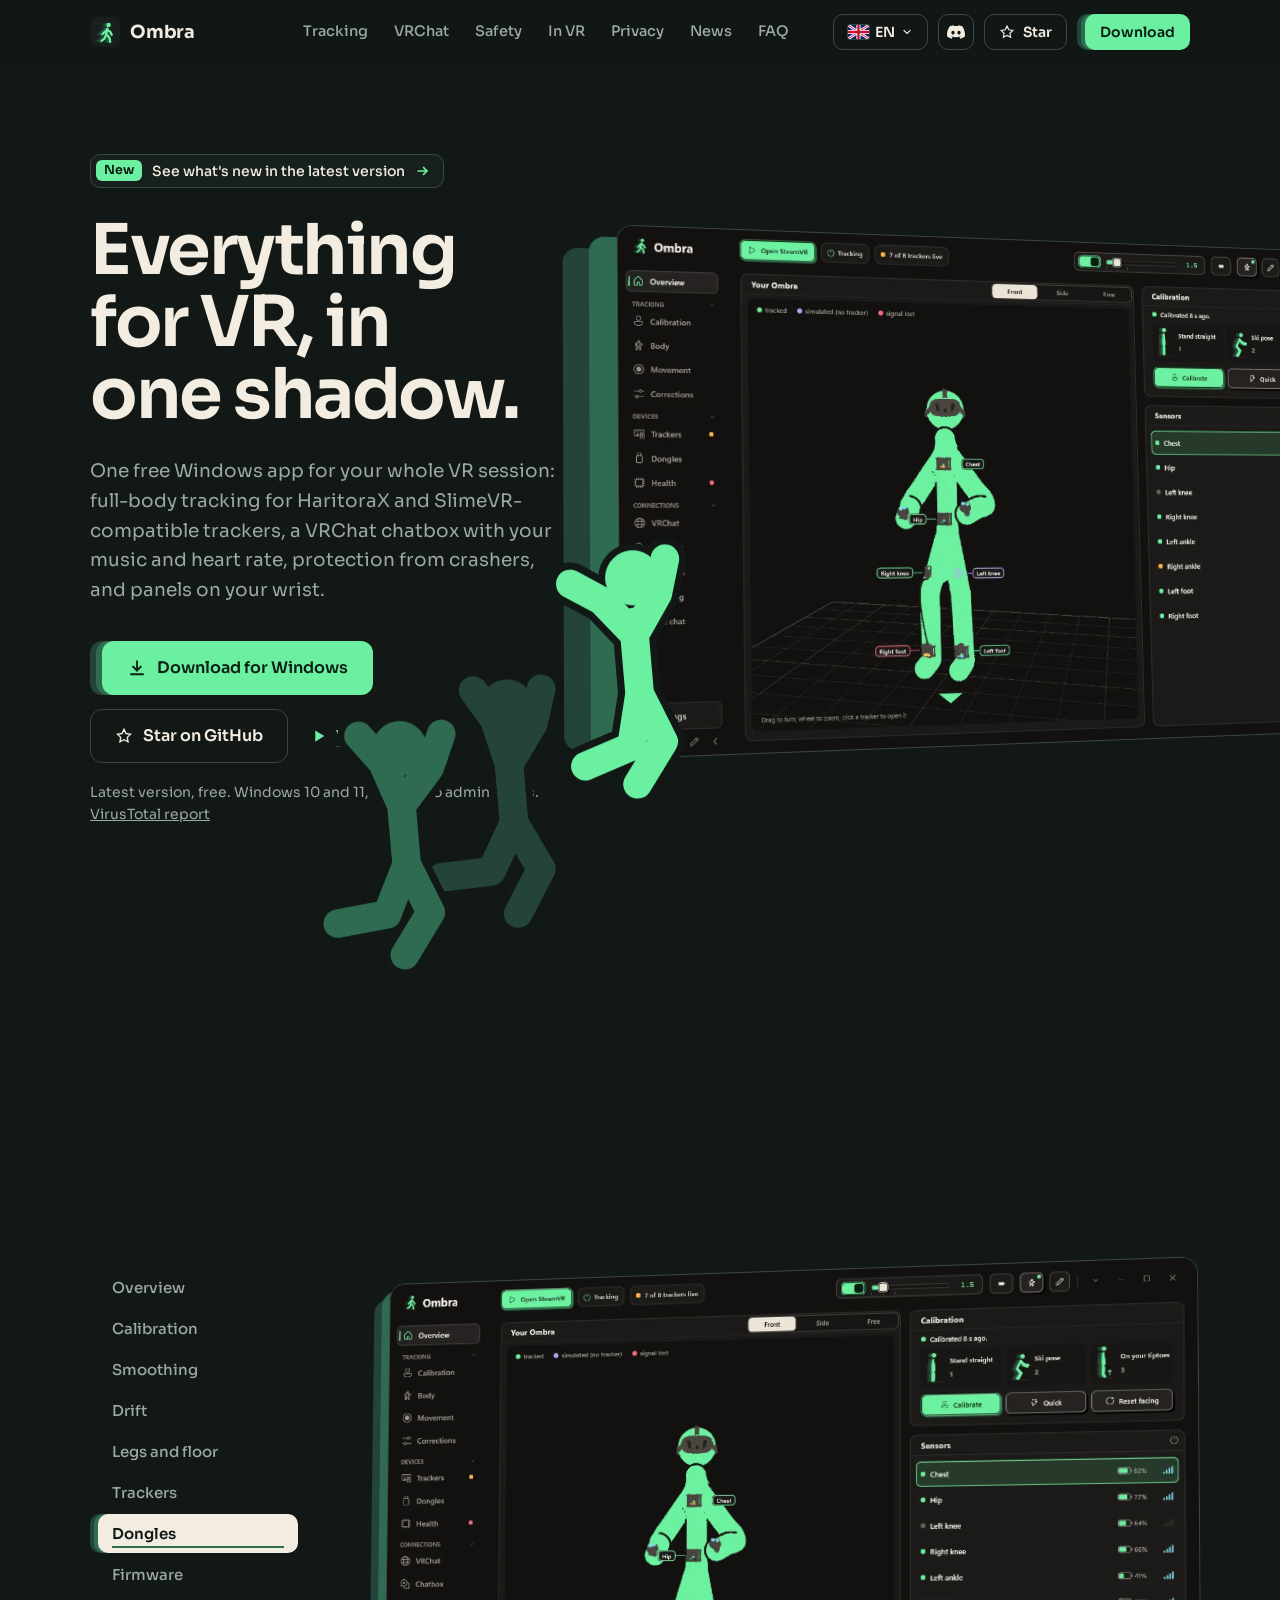
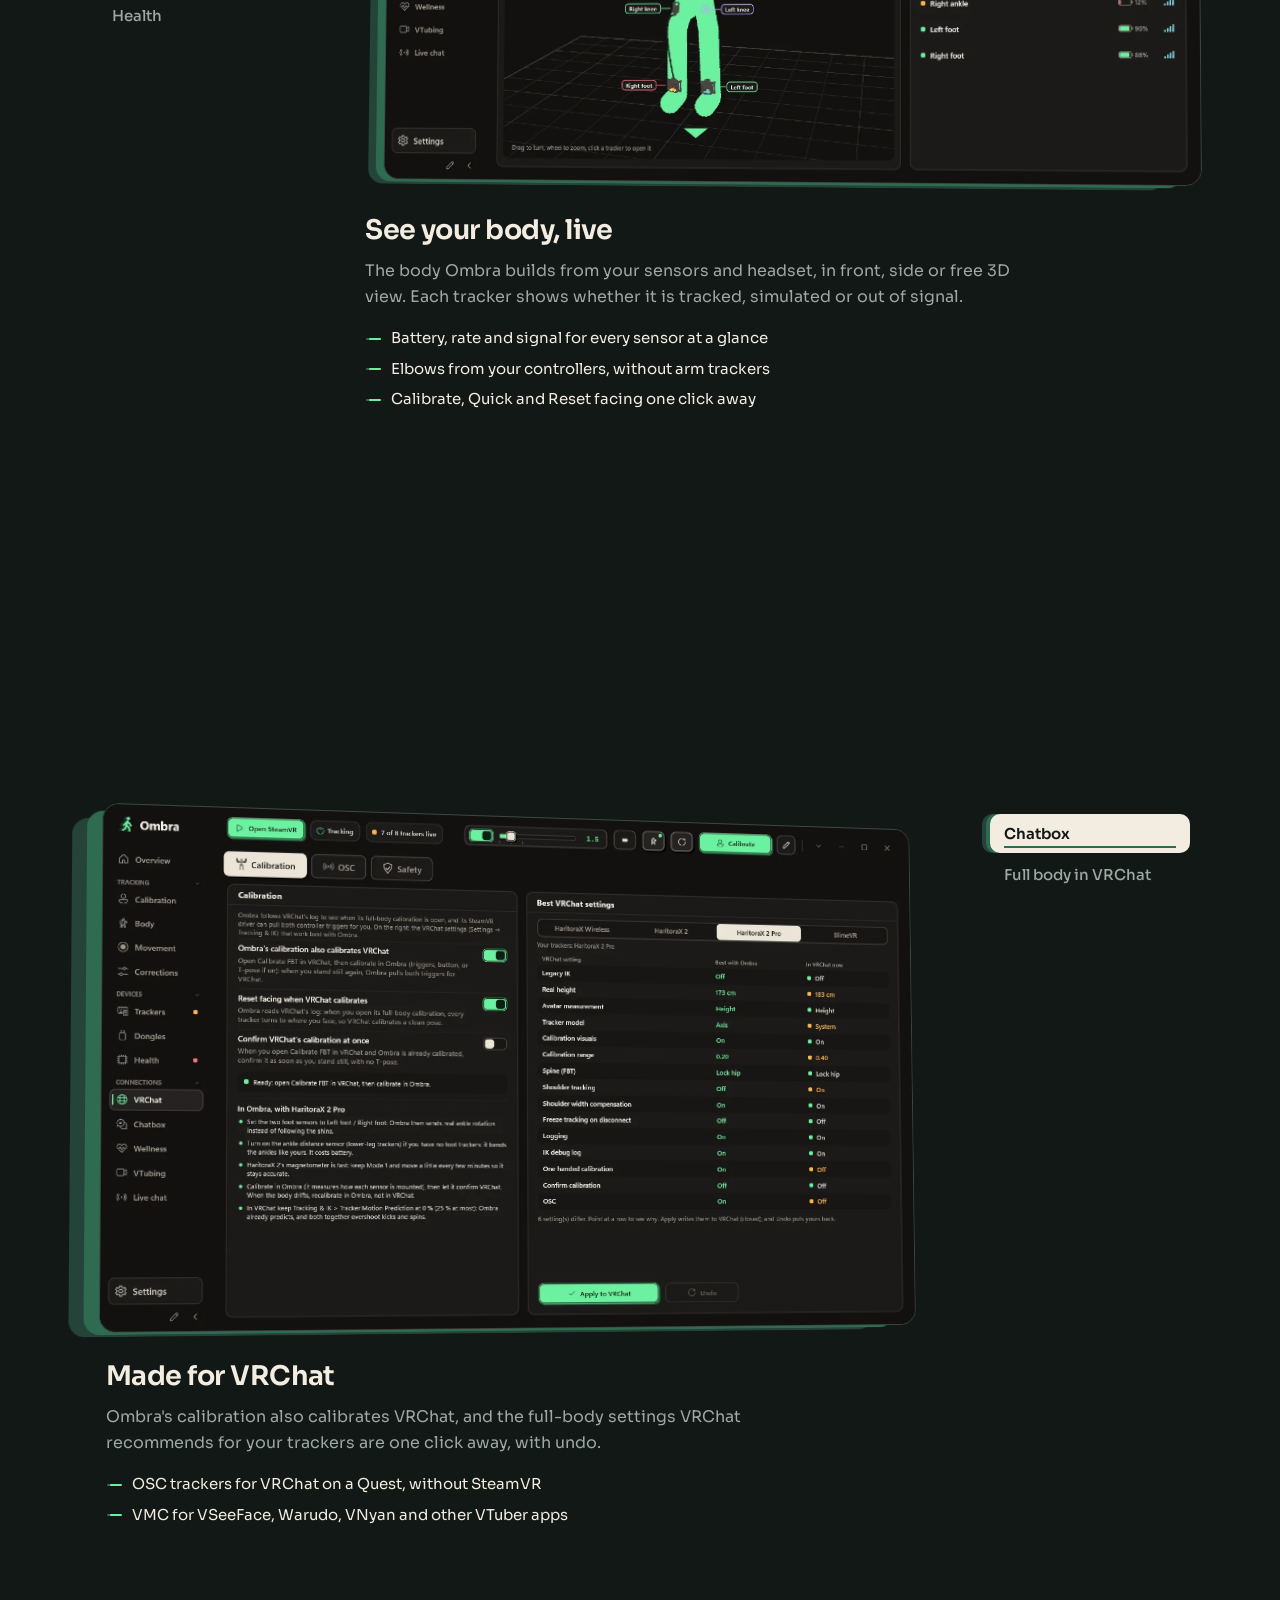
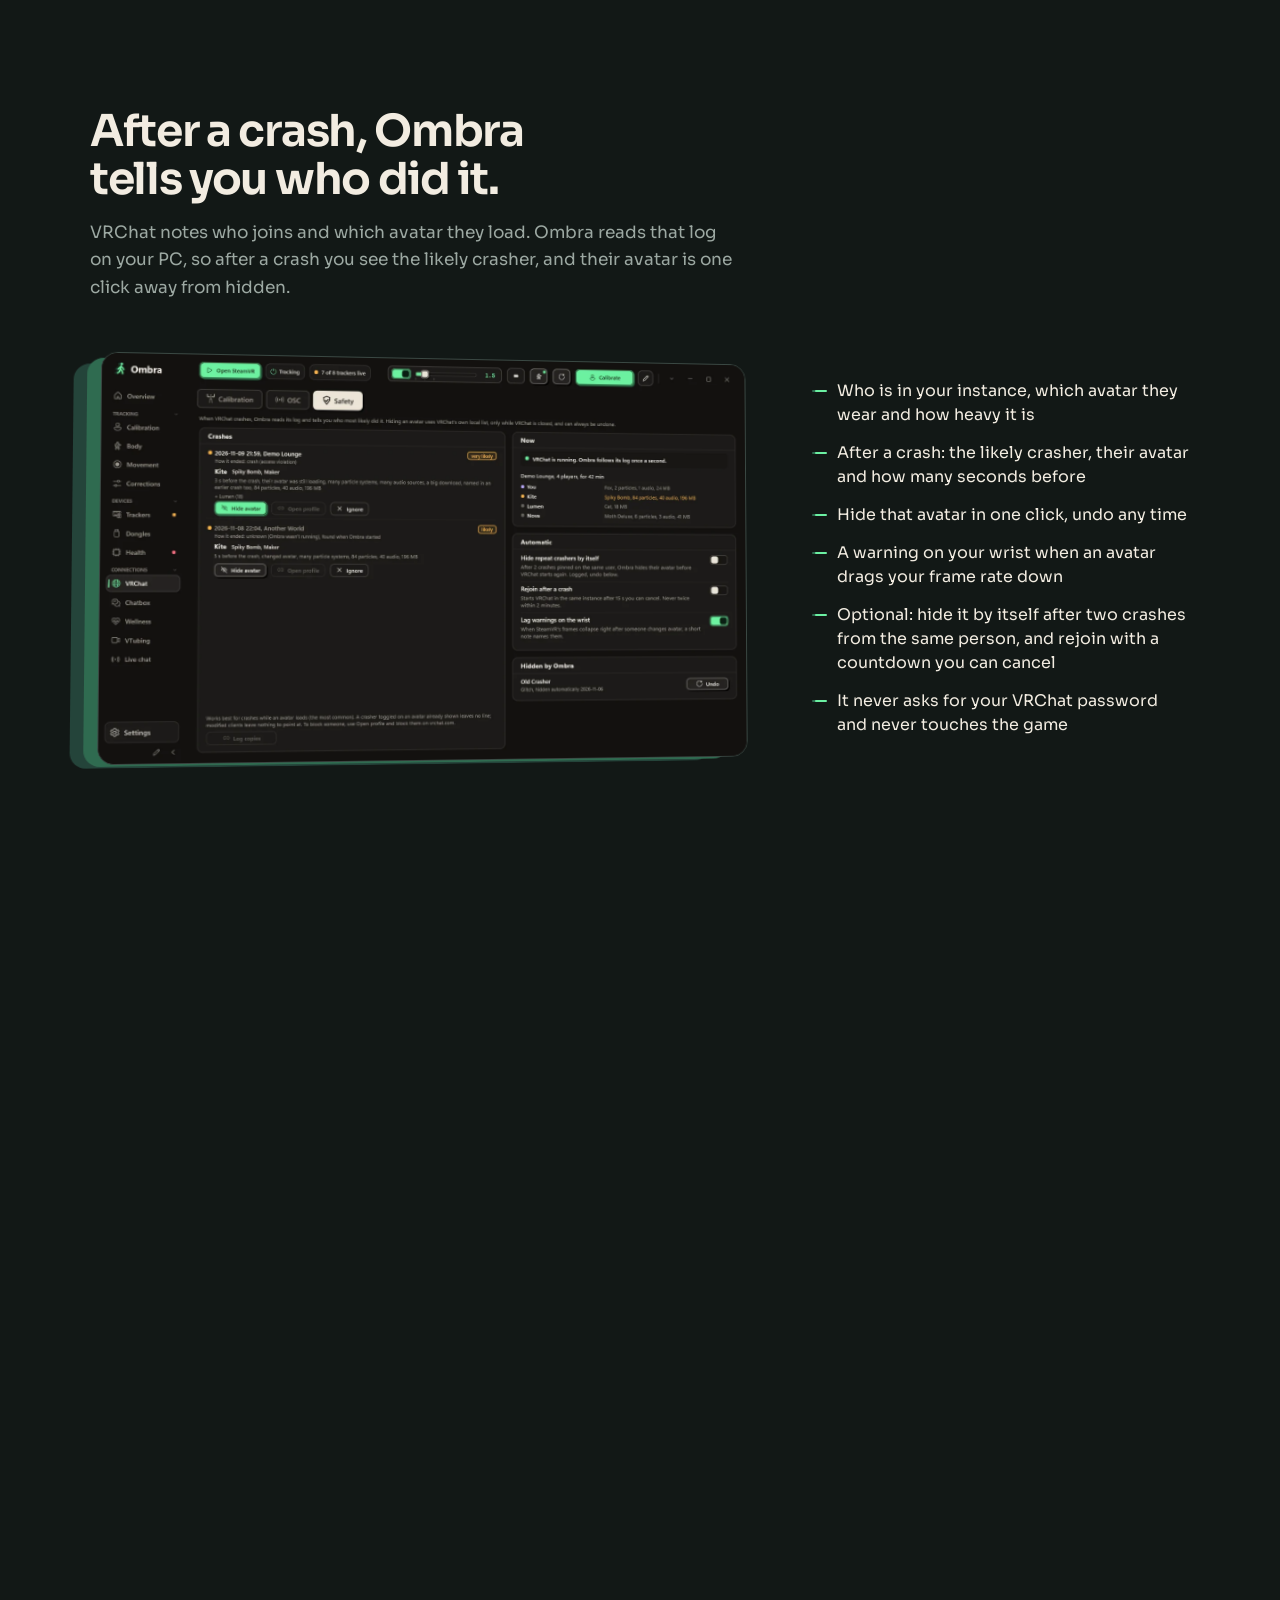
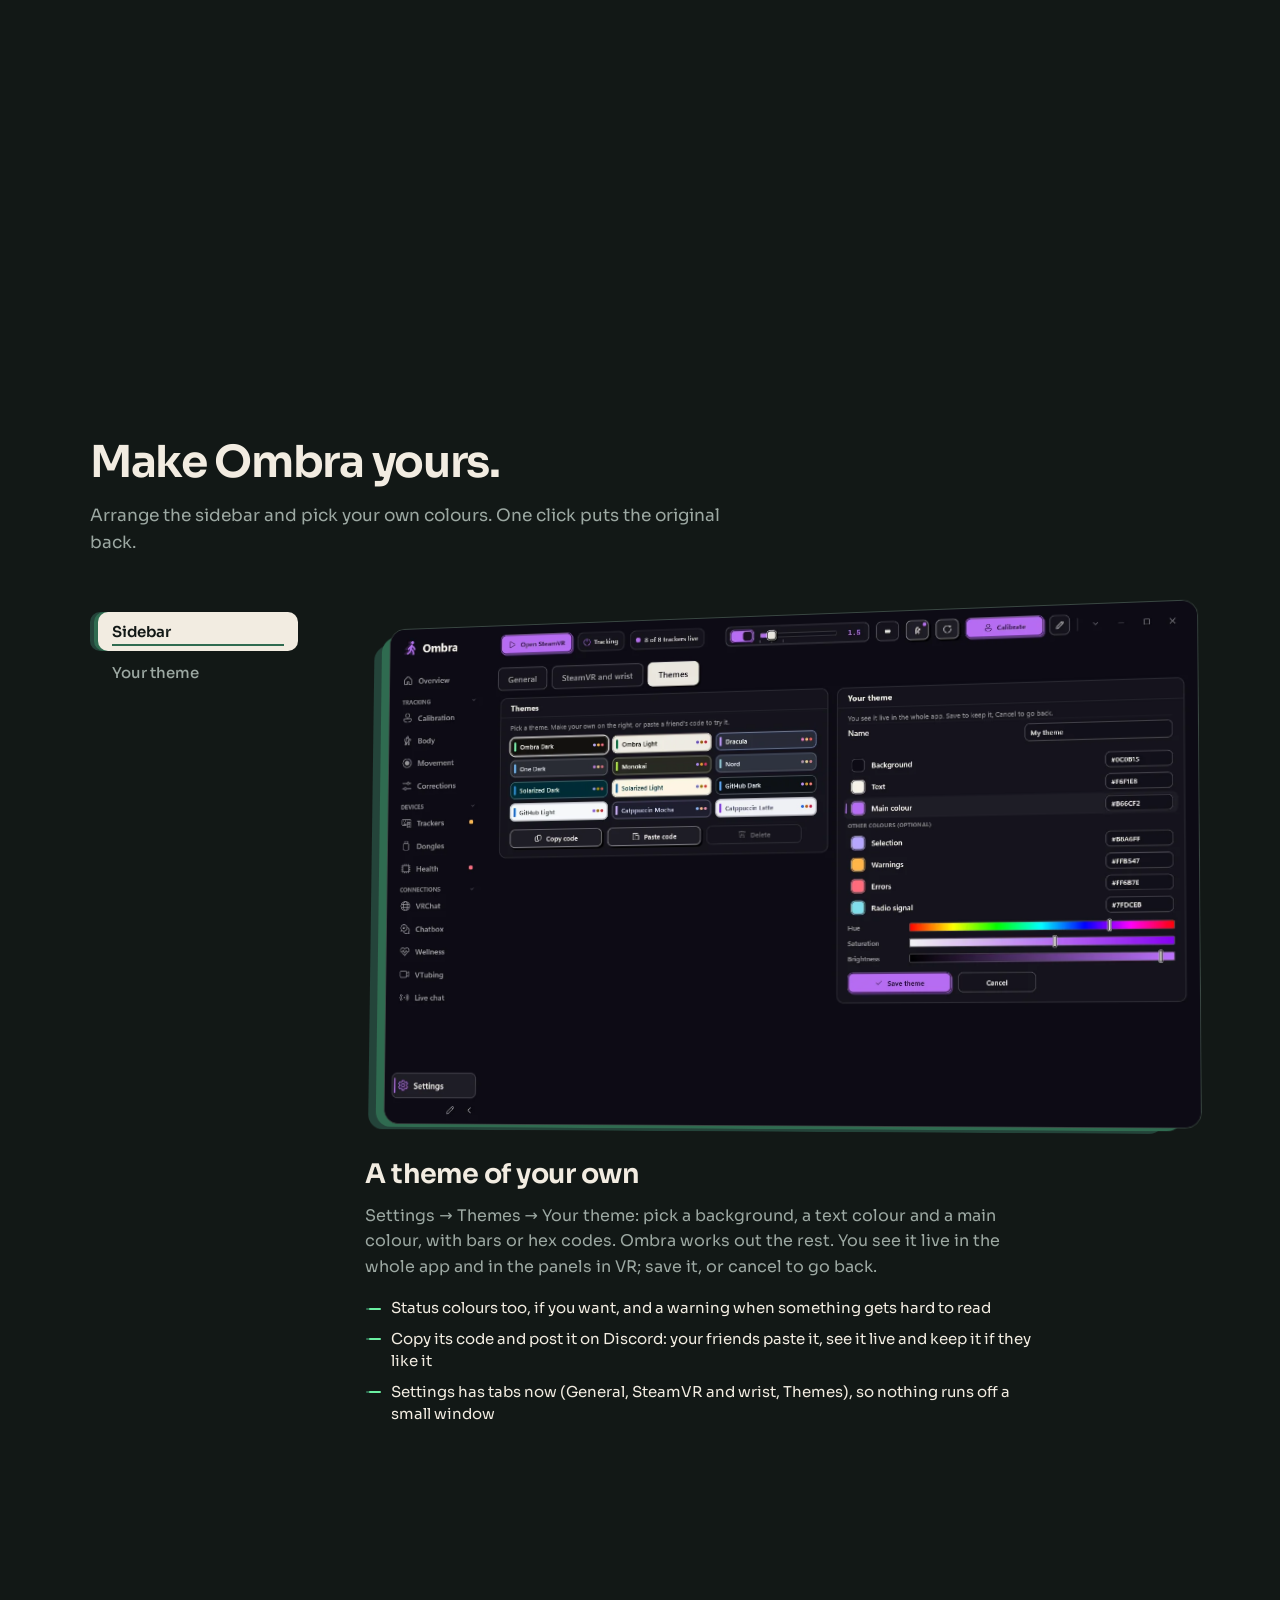
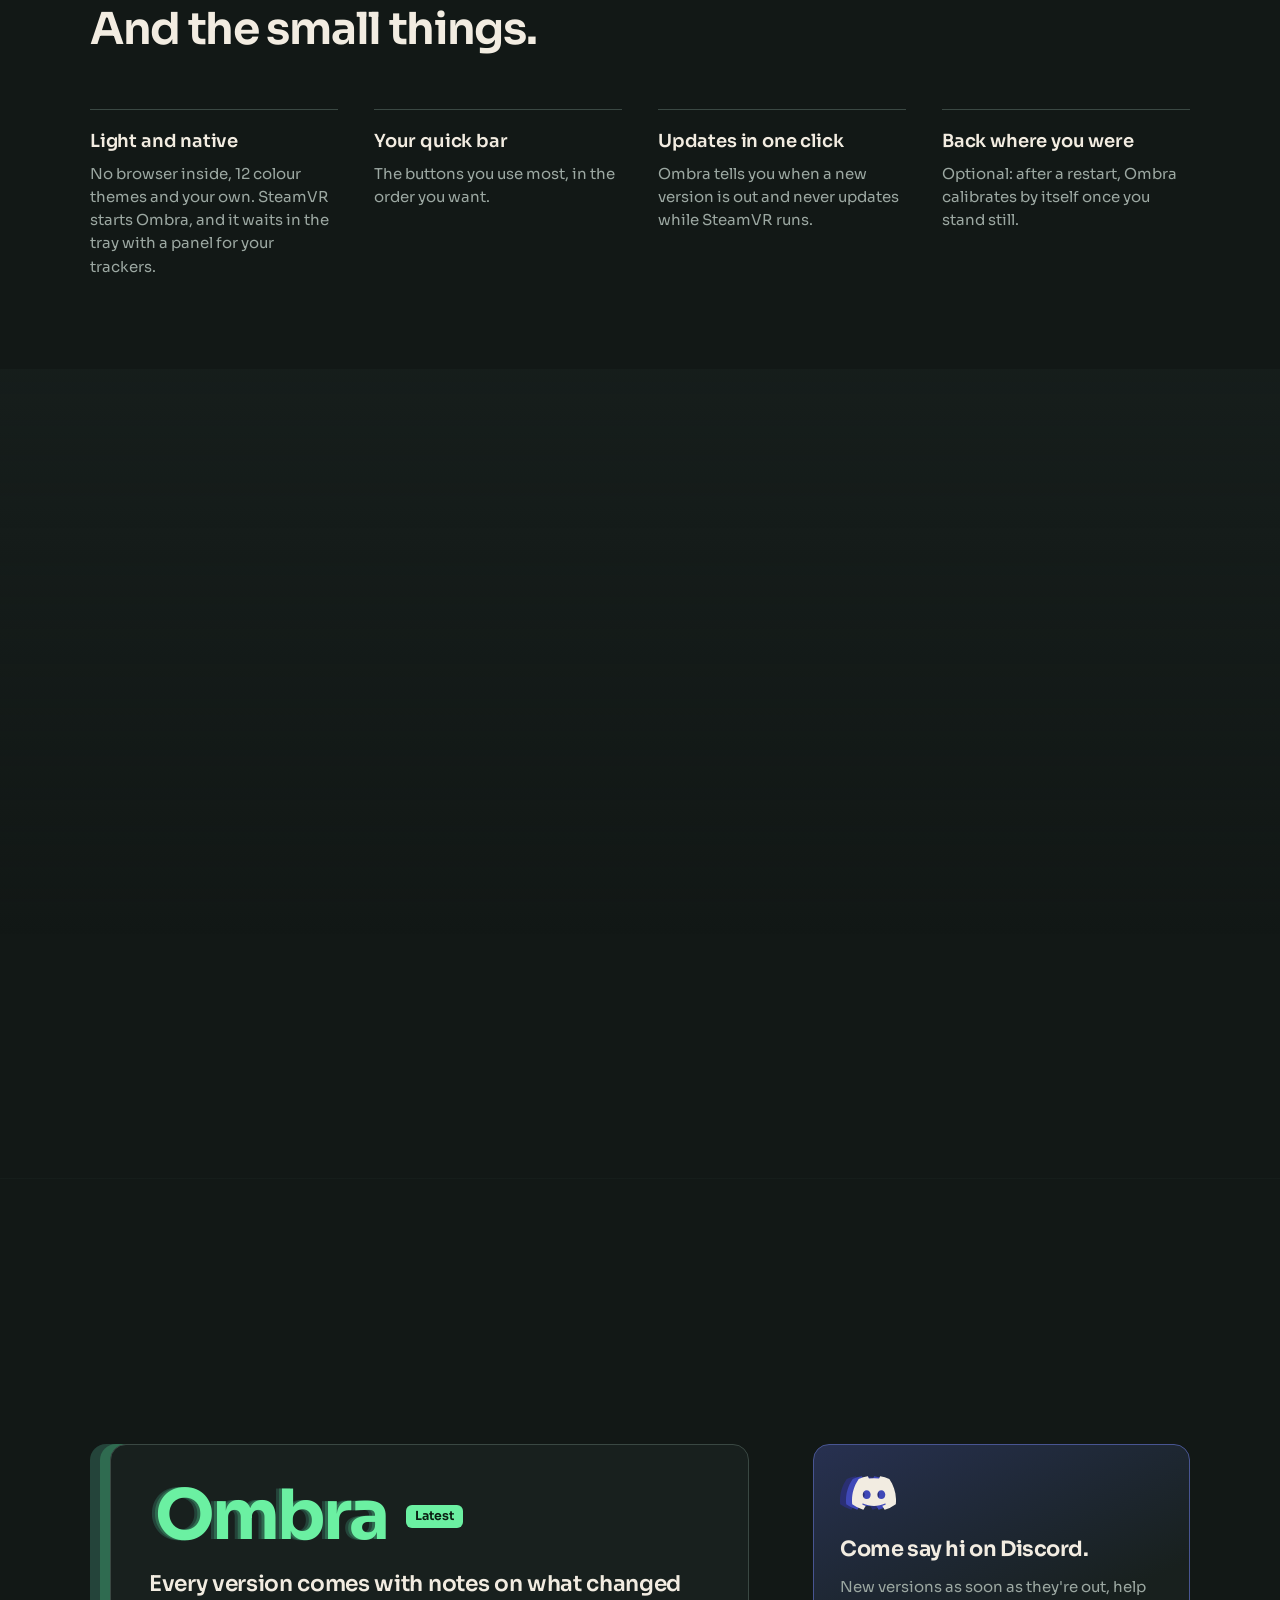
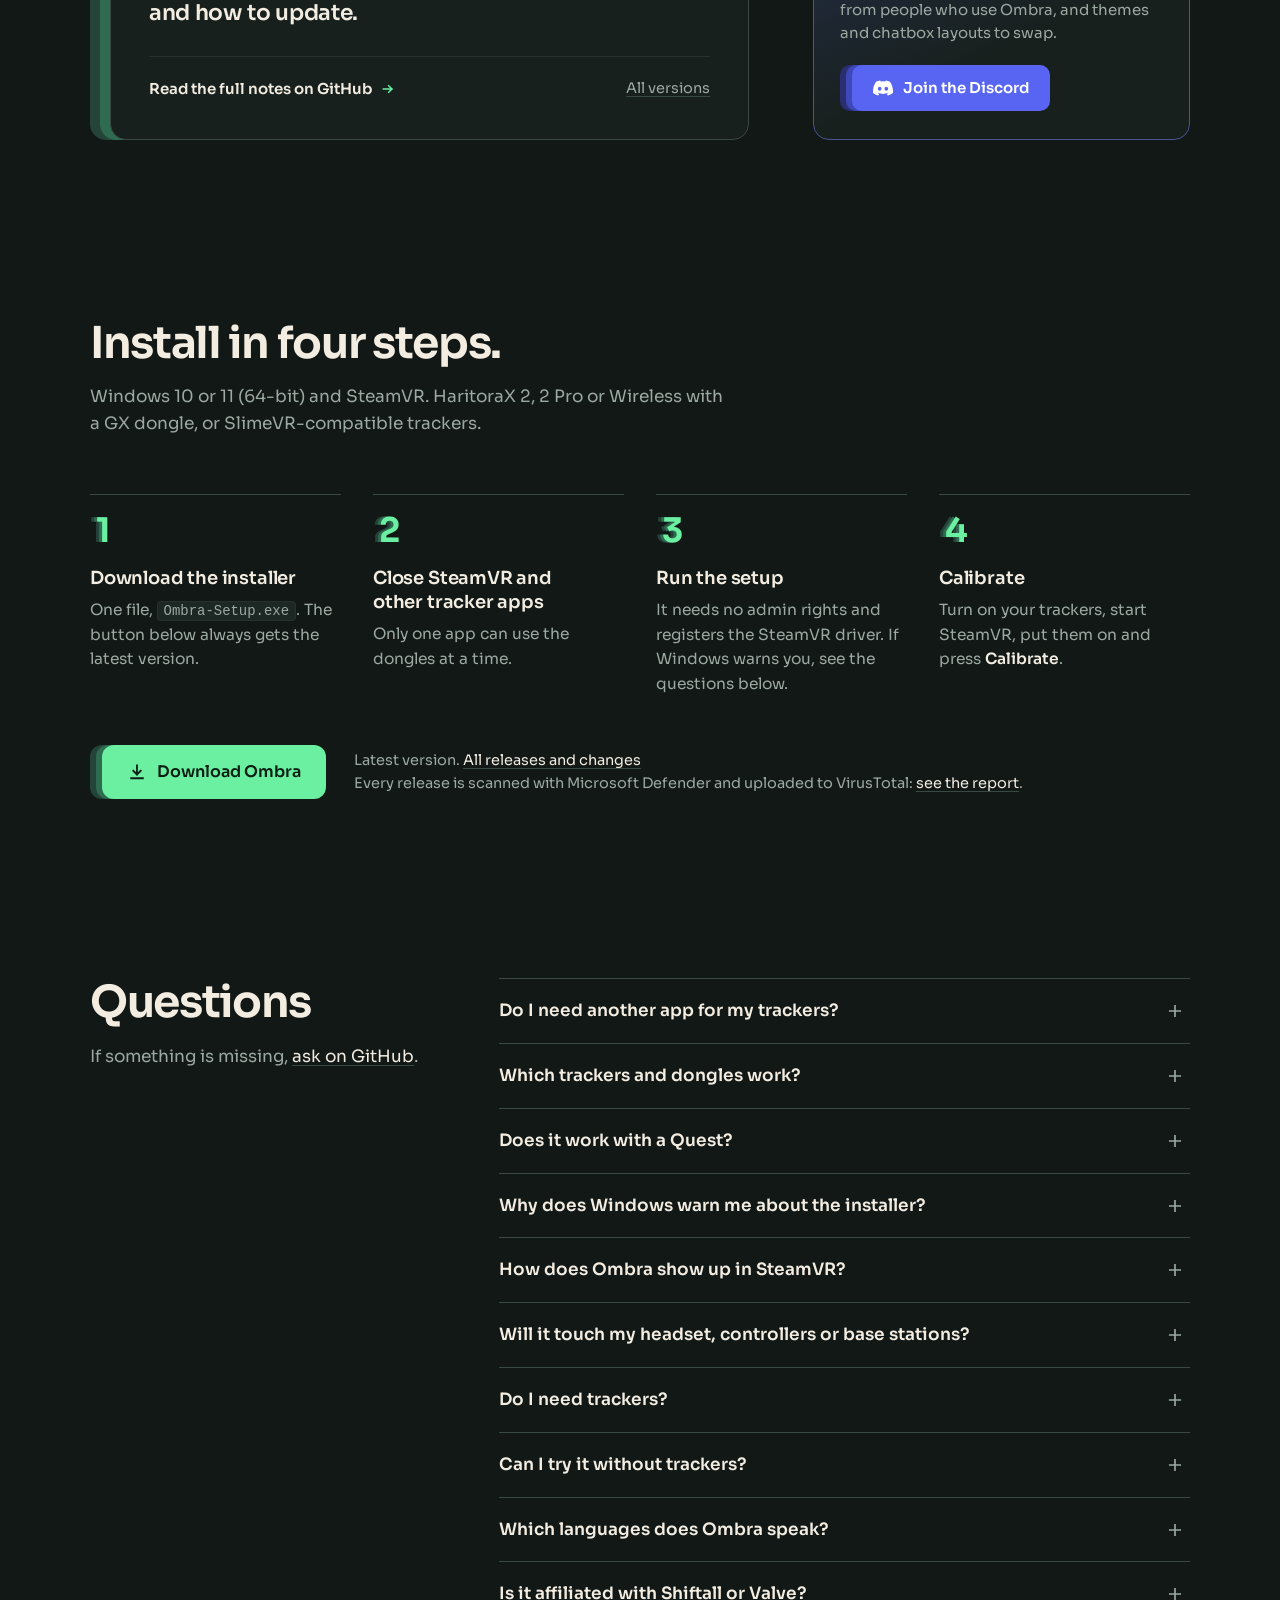
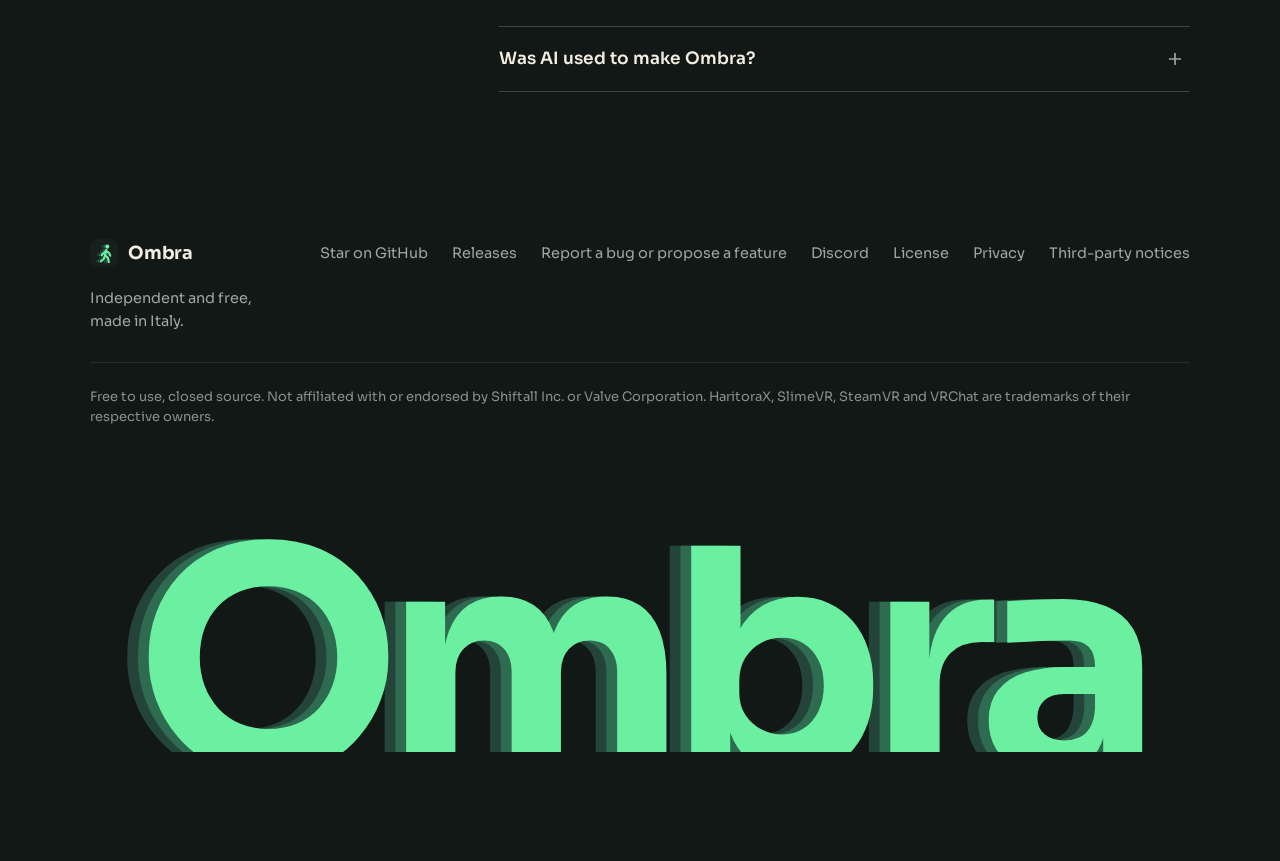
<file: site/index.html>
<!DOCTYPE html>
<!-- Template: texts live in site/i18n/<lang>.json; build with python tools/make_site.py.
     The page is one story: what Ombra is (hero), the things it does (chapters, each with its
     own screenshots), the small things, the privacy promise, install, the questions left. Nothing is
     said twice. -->
<html lang="en" data-t-menu-open="Open menu" data-t-menu-close="Close menu" data-t-version="Version {v}">
<head>
<meta charset="utf-8">
<meta name="viewport" content="width=device-width, initial-scale=1">
<meta name="color-scheme" content="dark">
<meta name="theme-color" content="#121816">
<title>Ombra: free full-body tracking and VRChat app for SteamVR</title>
<meta name="description" content="Free Windows app for HaritoraX and SlimeVR trackers: full-body tracking in SteamVR, a VRChat chatbox with heart rate, and crasher protection. No account.">
<meta name="robots" content="index, follow, max-image-preview:large">
<link rel="canonical" href="https://thadoom.github.io/ombra/">
<link rel="alternate" hreflang="en" href="https://thadoom.github.io/ombra/">
<link rel="alternate" hreflang="it" href="https://thadoom.github.io/ombra/it/">
<link rel="alternate" hreflang="de" href="https://thadoom.github.io/ombra/de/">
<link rel="alternate" hreflang="fr" href="https://thadoom.github.io/ombra/fr/">
<link rel="alternate" hreflang="es" href="https://thadoom.github.io/ombra/es/">
<link rel="alternate" hreflang="pt-BR" href="https://thadoom.github.io/ombra/pt/">
<link rel="alternate" hreflang="ja" href="https://thadoom.github.io/ombra/ja/">
<link rel="alternate" hreflang="ko" href="https://thadoom.github.io/ombra/ko/">
<link rel="alternate" hreflang="zh-Hans" href="https://thadoom.github.io/ombra/zh/">
<link rel="alternate" hreflang="ru" href="https://thadoom.github.io/ombra/ru/">
<link rel="alternate" hreflang="x-default" href="https://thadoom.github.io/ombra/">
<meta property="og:type" content="website">
<meta property="og:site_name" content="Ombra">
<meta property="og:title" content="Ombra: everything for VR, in one shadow">
<meta property="og:description" content="Full-body tracking, a VRChat chatbox, crasher protection and VR panels in one app. Free for Windows, no account, your data stays on your PC.">
<meta property="og:url" content="https://thadoom.github.io/ombra/">
<meta property="og:locale" content="en_US">
<meta property="og:locale:alternate" content="it_IT">
<meta property="og:locale:alternate" content="de_DE">
<meta property="og:locale:alternate" content="fr_FR">
<meta property="og:locale:alternate" content="es_ES">
<meta property="og:locale:alternate" content="pt_BR">
<meta property="og:locale:alternate" content="ja_JP">
<meta property="og:locale:alternate" content="ko_KR">
<meta property="og:locale:alternate" content="zh_CN">
<meta property="og:locale:alternate" content="ru_RU">
<meta property="og:image" content="https://thadoom.github.io/ombra/assets/og.png?v=4">
<meta property="og:image:width" content="1200">
<meta property="og:image:height" content="630">
<meta property="og:image:alt" content="Ombra: everything for VR, in one shadow">
<meta name="twitter:card" content="summary_large_image">
<meta name="twitter:image" content="https://thadoom.github.io/ombra/assets/og.png?v=4">
<link rel="icon" href="assets/logo.svg" type="image/svg+xml">
<link rel="icon" href="assets/favicon-32.png" type="image/png" sizes="32x32">
<link rel="apple-touch-icon" href="assets/apple-touch-icon.png">
<link rel="preload" href="assets/fonts/sora.woff2" as="font" type="font/woff2" crossorigin>
<link rel="preconnect" href="https://api.github.com" crossorigin>
<link rel="stylesheet" href="style.css?v=22">
<script>
  // entrance animations hide content until main.js plays them; if it never does, show everything
  document.documentElement.classList.add("js");
  setTimeout(function () { var h = document.documentElement; if (!h.classList.contains("loaded")) h.classList.remove("js"); }, 3000);
</script>
<script type="application/ld+json">{"@context":"https://schema.org","@type":"SoftwareApplication","name":"Ombra","operatingSystem":"Windows 10, Windows 11","applicationCategory":"UtilitiesApplication","description":"Free Windows app for HaritoraX and SlimeVR trackers: full-body tracking in SteamVR, a VRChat chatbox with heart rate, and crasher protection. No account.","inLanguage":"en","featureList":["Full-body tracking that moves like your shadow.","See your body, live","Calibration in three poses","Smoothing you can tune","Drift, handled while you play","Legs, feet and floor","Every tracker, in detail","Dongles and radio channels","Firmware, from the same window","Is it the radio or your PC?","Your VRChat chatbox, with your music and your heartbeat.","A chatbox of your own","Made for VRChat","After a crash, Ombra tells you who did it.","Never take the headset off.","A control center on your wrist","A tab in the SteamVR dashboard","Make Ombra yours.","A sidebar of your own","A theme of your own","And the small things.","Light and native","Your quick bar","Updates in one click","Back where you were"],"downloadUrl":"https://github.com/thadoom/ombra/releases/latest/download/Ombra-Setup.exe","offers":{"@type":"Offer","price":"0","priceCurrency":"USD"},"screenshot":["https://thadoom.github.io/ombra/assets/screens/home.webp","https://thadoom.github.io/ombra/assets/screens/calib.webp","https://thadoom.github.io/ombra/assets/screens/tuning.webp","https://thadoom.github.io/ombra/assets/screens/tuning-drift.webp","https://thadoom.github.io/ombra/assets/screens/tuning-body.webp","https://thadoom.github.io/ombra/assets/screens/trackers.webp","https://thadoom.github.io/ombra/assets/screens/dongles.webp","https://thadoom.github.io/ombra/assets/screens/firmware.webp","https://thadoom.github.io/ombra/assets/screens/health.webp","https://thadoom.github.io/ombra/assets/screens/chatbox.webp","https://thadoom.github.io/ombra/assets/screens/vrchat.webp","https://thadoom.github.io/ombra/assets/screens/safety.webp","https://thadoom.github.io/ombra/assets/screens/wrist.webp","https://thadoom.github.io/ombra/assets/screens/dashboard.webp","https://thadoom.github.io/ombra/assets/screens/sidebar.webp","https://thadoom.github.io/ombra/assets/screens/themes.webp"],"image":"https://thadoom.github.io/ombra/assets/og.png","isAccessibleForFree":true,"author":{"@type":"Person","name":"thadoom","url":"https://github.com/thadoom"},"license":"https://thadoom.github.io/ombra/legal.html#license","url":"https://thadoom.github.io/ombra/"}</script>
<script type="application/ld+json">{"@context":"https://schema.org","@type":"FAQPage","inLanguage":"en","mainEntity":[{"@type":"Question","name":"Do I need another app for my trackers?","acceptedAnswer":{"@type":"Answer","text":"No. Ombra reads the dongles itself, pairs trackers and updates firmware with Shiftall's original files. Keep other tracker apps closed while Ombra runs."}},{"@type":"Question","name":"Which trackers and dongles work?","acceptedAnswer":{"@type":"Answer","text":"HaritoraX 2, 2 Pro and Wireless through GX2 or GX6 dongles, and SlimeVR-compatible trackers over Wi-Fi or a USB receiver, for example Butterfly and Smol Slime. Base-station trackers such as Vive trackers can be lined up with a Quest, and Ombra can also smooth other IMU trackers already in SteamVR. HaritoraX 1 (wired) is not supported."}},{"@type":"Question","name":"Does it work with a Quest?","acceptedAnswer":{"@type":"Answer","text":"Yes. With a PC, through SteamVR, wired or wireless. With VRChat running on the Quest itself, Ombra sends your body over OSC from your PC, without SteamVR."}},{"@type":"Question","name":"Why does Windows warn me about the installer?","acceptedAnswer":{"@type":"Answer","text":"The installer is not code-signed yet, so SmartScreen doesn't recognise it. Click More info, then Run anyway. The setup installs into your user folder and needs no admin rights."}},{"@type":"Question","name":"How does Ombra show up in SteamVR?","acceptedAnswer":{"@type":"Answer","text":"The setup installs Ombra's own SteamVR driver. Your trackers appear in SteamVR with their roles already set (hip, chest, knees, feet, elbows), and SteamVR starts Ombra for you."}},{"@type":"Question","name":"Will it touch my headset, controllers or base stations?","acceptedAnswer":{"@type":"Answer","text":"No. Lighthouse devices, headsets and controllers are never modified. The driver only creates Ombra's virtual trackers and, only if you turn it on, smooths other IMU trackers."}},{"@type":"Question","name":"Do I need trackers?","acceptedAnswer":{"@type":"Answer","text":"No. Many people use Ombra just for the chatbox, the VRChat tools and the body made up from the headset. Choose No trackers in the setup and Ombra never asks for a dongle."}},{"@type":"Question","name":"Can I try it without trackers?","acceptedAnswer":{"@type":"Answer","text":"Yes. Run Ombra.exe --demo for eight demo trackers on a GX2 and a GX6. The demo never touches COM ports, Bluetooth, SteamVR or your settings."}},{"@type":"Question","name":"Which languages does Ombra speak?","acceptedAnswer":{"@type":"Answer","text":"The app and this site are in English, Italian, German, French, Spanish, Brazilian Portuguese, Japanese, Korean, Simplified Chinese and Russian. Ombra picks your Windows language and you can change it in Settings."}},{"@type":"Question","name":"Is it affiliated with Shiftall or Valve?","acceptedAnswer":{"@type":"Answer","text":"No. Ombra is an independent project, free to download and use. The source code is not published; you can propose features, extensions and translations on GitHub."}},{"@type":"Question","name":"Was AI used to make Ombra?","acceptedAnswer":{"@type":"Answer","text":"Yes. Ombra is made by one developer with AI tools, mainly Claude by Anthropic, for research, code, testing and translations. The developer decides what Ombra does and approves every release. No AI image generators: the screenshots are real captures of the app. Inside Ombra, only the optional speech to chatbox uses AI: the Whisper model runs on your PC and your voice never leaves it."}}]}</script>
</head>
<body>
<a class="skip" href="#main">Skip to content</a>

<header class="nav" id="top">
  <div class="nav-bg" aria-hidden="true"></div>
  <div class="wrap nav-in">
    <a class="brand" href="#top" aria-label="Ombra, back to top"><img src="assets/logo.svg" alt="" width="30" height="30"><span>Ombra</span></a>
    <nav aria-label="Main">
      <ul class="nav-links">
        <li><a href="#tracking">Tracking</a></li>
        <li><a href="#vrchat">VRChat</a></li>
        <li><a href="#safety">Safety</a></li>
        <li><a href="#in-vr">In VR</a></li>
        <li><a href="#privacy">Privacy</a></li>
        <li><a href="#news">News</a></li>
        <li><a href="#faq">FAQ</a></li>
      </ul>
    </nav>
    <div class="nav-actions">
<details class="langs"><summary class="btn btn-quiet btn-sm" aria-label="Language"><svg class="flag" aria-hidden="true" viewBox="0 0 30 20" width="21" height="14"><rect width="30" height="20" fill="#012169"/><path d="M0 0L30 20M30 0L0 20" stroke="#fff" stroke-width="4"/><path d="M0 0L30 20M30 0L0 20" stroke="#c8102e" stroke-width="1.4"/><path d="M15 0V20M0 10H30" stroke="#fff" stroke-width="6"/><path d="M15 0V20M0 10H30" stroke="#c8102e" stroke-width="3.4"/></svg><span>EN</span><svg aria-hidden="true" class="chev" viewBox="0 0 24 24" width="12" height="12"><path d="M6 9l6 6 6-6" fill="none" stroke="currentColor" stroke-width="2.4" stroke-linecap="square" stroke-linejoin="miter"/></svg></summary><ul class="langs-menu"><li><a href="" hreflang="en" lang="en" aria-current="true"><svg class="flag" aria-hidden="true" viewBox="0 0 30 20" width="21" height="14"><rect width="30" height="20" fill="#012169"/><path d="M0 0L30 20M30 0L0 20" stroke="#fff" stroke-width="4"/><path d="M0 0L30 20M30 0L0 20" stroke="#c8102e" stroke-width="1.4"/><path d="M15 0V20M0 10H30" stroke="#fff" stroke-width="6"/><path d="M15 0V20M0 10H30" stroke="#c8102e" stroke-width="3.4"/></svg><span>English</span></a></li><li><a href="it/" hreflang="it" lang="it"><svg class="flag" aria-hidden="true" viewBox="0 0 30 20" width="21" height="14"><rect x="0.00" y="0" width="10.05" height="20" fill="#009246"/><rect x="10.00" y="0" width="10.05" height="20" fill="#ffffff"/><rect x="20.00" y="0" width="10.05" height="20" fill="#ce2b37"/></svg><span>Italiano</span></a></li><li><a href="de/" hreflang="de" lang="de"><svg class="flag" aria-hidden="true" viewBox="0 0 30 20" width="21" height="14"><rect x="0" y="0.00" width="30" height="6.72" fill="#000000"/><rect x="0" y="6.67" width="30" height="6.72" fill="#dd0000"/><rect x="0" y="13.33" width="30" height="6.72" fill="#ffce00"/></svg><span>Deutsch</span></a></li><li><a href="fr/" hreflang="fr" lang="fr"><svg class="flag" aria-hidden="true" viewBox="0 0 30 20" width="21" height="14"><rect x="0.00" y="0" width="10.05" height="20" fill="#0055a4"/><rect x="10.00" y="0" width="10.05" height="20" fill="#ffffff"/><rect x="20.00" y="0" width="10.05" height="20" fill="#ef4135"/></svg><span>Français</span></a></li><li><a href="es/" hreflang="es" lang="es"><svg class="flag" aria-hidden="true" viewBox="0 0 30 20" width="21" height="14"><rect width="30" height="20" fill="#aa151b"/><rect y="5" width="30" height="10" fill="#f1bf00"/></svg><span>Español</span></a></li><li><a href="pt/" hreflang="pt-BR" lang="pt-BR"><svg class="flag" aria-hidden="true" viewBox="0 0 30 20" width="21" height="14"><rect width="30" height="20" fill="#009c3b"/><polygon points="15,2.2 27.6,10 15,17.8 2.4,10" fill="#ffdf00"/><circle cx="15" cy="10" r="4.6" fill="#002776"/></svg><span>Português (Brasil)</span></a></li><li><a href="ja/" hreflang="ja" lang="ja"><svg class="flag" aria-hidden="true" viewBox="0 0 30 20" width="21" height="14"><rect width="30" height="20" fill="#ffffff"/><circle cx="15" cy="10" r="6" fill="#bc002d"/></svg><span>日本語</span></a></li><li><a href="ko/" hreflang="ko" lang="ko"><svg class="flag" aria-hidden="true" viewBox="0 0 30 20" width="21" height="14"><rect width="30" height="20" fill="#ffffff"/><g transform="rotate(33.7 15 10)"><path d="M10 10a5 5 0 0 1 10 0a2.5 2.5 0 0 1-5 0a2.5 2.5 0 0 0-5 0z" fill="#cd2e3a"/><path d="M20 10a5 5 0 0 1-10 0a2.5 2.5 0 0 1 5 0a2.5 2.5 0 0 0 5 0z" fill="#0047a0"/></g><g fill="#000"><rect x="3.4" y="3.2" width="4.6" height="1"/><rect x="3.4" y="4.8" width="4.6" height="1"/><rect x="22" y="14.2" width="4.6" height="1"/><rect x="22" y="15.8" width="4.6" height="1"/><rect x="22" y="3.2" width="4.6" height="1"/><rect x="3.4" y="15.8" width="4.6" height="1"/></g></svg><span>한국어</span></a></li><li><a href="zh/" hreflang="zh-Hans" lang="zh-Hans"><svg class="flag" aria-hidden="true" viewBox="0 0 30 20" width="21" height="14"><rect width="30" height="20" fill="#de2910"/><polygon points="5.00,2.00 5.67,4.07 7.85,4.07 6.09,5.35 6.76,7.43 5.00,6.15 3.24,7.43 3.91,5.35 2.15,4.07 4.33,4.07" fill="#ffde00"/><polygon points="10.39,1.08 10.33,1.80 11.00,2.09 10.29,2.25 10.22,2.97 9.85,2.35 9.14,2.52 9.62,1.97 9.25,1.34 9.91,1.63" fill="#ffde00"/><polygon points="12.71,3.29 12.38,3.94 12.89,4.45 12.17,4.34 11.84,4.99 11.73,4.27 11.01,4.16 11.66,3.83 11.55,3.11 12.06,3.62" fill="#ffde00"/><polygon points="12.94,6.66 12.37,7.11 12.62,7.79 12.01,7.38 11.44,7.83 11.64,7.13 11.04,6.72 11.76,6.70 11.97,6.00 12.21,6.68" fill="#ffde00"/><polygon points="10.34,8.06 10.32,8.79 11.00,9.03 10.30,9.24 10.28,9.96 9.87,9.36 9.17,9.56 9.62,8.99 9.21,8.38 9.89,8.63" fill="#ffde00"/></svg><span>简体中文</span></a></li><li><a href="ru/" hreflang="ru" lang="ru"><svg class="flag" aria-hidden="true" viewBox="0 0 30 20" width="21" height="14"><rect x="0" y="0.00" width="30" height="6.72" fill="#ffffff"/><rect x="0" y="6.67" width="30" height="6.72" fill="#0039a6"/><rect x="0" y="13.33" width="30" height="6.72" fill="#d52b1e"/></svg><span>Русский</span></a></li></ul></details>
      <a class="btn btn-quiet btn-sm btn-icon nav-discord" href="https://discord.gg/vFejerFCWA" target="_blank" rel="noopener" aria-label="Ombra on Discord" title="Discord"><svg class="i-discord" aria-hidden="true" viewBox="0 0 24 24" width="18" height="18"><path fill="currentColor" d="M20.32 4.37a19.8 19.8 0 0 0-4.89-1.52.07.07 0 0 0-.08.04c-.21.37-.44.86-.6 1.25a18.3 18.3 0 0 0-5.49 0 12.6 12.6 0 0 0-.62-1.25.08.08 0 0 0-.08-.04 19.7 19.7 0 0 0-4.88 1.52.07.07 0 0 0-.03.03C.53 9.05-.32 13.58.1 18.06a.08.08 0 0 0 .03.05 19.9 19.9 0 0 0 5.99 3.03.08.08 0 0 0 .09-.03c.46-.63.87-1.3 1.22-1.99a.08.08 0 0 0-.04-.1 13.1 13.1 0 0 1-1.87-.9.08.08 0 0 1 0-.12l.37-.3a.07.07 0 0 1 .08 0c3.93 1.8 8.18 1.8 12.06 0a.07.07 0 0 1 .08 0l.37.3a.08.08 0 0 1 0 .12c-.6.35-1.22.65-1.87.9a.08.08 0 0 0-.04.1c.36.7.77 1.36 1.22 1.99a.08.08 0 0 0 .09.03 19.8 19.8 0 0 0 6-3.03.08.08 0 0 0 .03-.05c.5-5.18-.84-9.68-3.55-13.66a.06.06 0 0 0-.03-.03ZM8.02 15.33c-1.18 0-2.16-1.08-2.16-2.42 0-1.33.96-2.42 2.16-2.42 1.21 0 2.18 1.1 2.16 2.42 0 1.34-.96 2.42-2.16 2.42Zm7.97 0c-1.18 0-2.15-1.08-2.15-2.42 0-1.33.95-2.42 2.15-2.42 1.21 0 2.18 1.1 2.16 2.42 0 1.34-.95 2.42-2.16 2.42Z"/></svg></a>
      <a class="btn btn-quiet btn-sm js-star" href="https://github.com/thadoom/ombra" target="_blank" rel="noopener">
        <svg class="i-star" aria-hidden="true" viewBox="0 0 24 24" width="16" height="16"><path d="m12 3.2 2.7 5.5 6 .9-4.35 4.25 1.03 6-5.38-2.83-5.38 2.83 1.03-6L3.3 9.6l6-.9Z"/></svg>
        Star<span class="count" hidden></span>
      </a>
      <a class="btn btn-primary btn-sm js-download" href="https://github.com/thadoom/ombra/releases/latest/download/Ombra-Setup.exe" download>Download</a>
    </div>
    <button class="nav-toggle" type="button" aria-expanded="false" aria-controls="mobile-menu" aria-label="Open menu"><span></span><span></span></button>
  </div>
  <div class="mobile-menu" id="mobile-menu" hidden>
    <a href="#tracking">Tracking</a>
    <a href="#vrchat">VRChat</a>
    <a href="#safety">Safety</a>
    <a href="#in-vr">In VR</a>
    <a href="#privacy">Privacy</a>
    <a href="#news">News</a>
    <a href="#install">Install</a>
    <a href="#faq">FAQ</a>
    <a class="js-star" href="https://github.com/thadoom/ombra" target="_blank" rel="noopener">Star on GitHub</a>
    <a class="m-discord" href="https://discord.gg/vFejerFCWA" target="_blank" rel="noopener"><svg class="i-discord" aria-hidden="true" viewBox="0 0 24 24" width="18" height="18"><path fill="currentColor" d="M20.32 4.37a19.8 19.8 0 0 0-4.89-1.52.07.07 0 0 0-.08.04c-.21.37-.44.86-.6 1.25a18.3 18.3 0 0 0-5.49 0 12.6 12.6 0 0 0-.62-1.25.08.08 0 0 0-.08-.04 19.7 19.7 0 0 0-4.88 1.52.07.07 0 0 0-.03.03C.53 9.05-.32 13.58.1 18.06a.08.08 0 0 0 .03.05 19.9 19.9 0 0 0 5.99 3.03.08.08 0 0 0 .09-.03c.46-.63.87-1.3 1.22-1.99a.08.08 0 0 0-.04-.1 13.1 13.1 0 0 1-1.87-.9.08.08 0 0 1 0-.12l.37-.3a.07.07 0 0 1 .08 0c3.93 1.8 8.18 1.8 12.06 0a.07.07 0 0 1 .08 0l.37.3a.08.08 0 0 1 0 .12c-.6.35-1.22.65-1.87.9a.08.08 0 0 0-.04.1c.36.7.77 1.36 1.22 1.99a.08.08 0 0 0 .09.03 19.8 19.8 0 0 0 6-3.03.08.08 0 0 0 .03-.05c.5-5.18-.84-9.68-3.55-13.66a.06.06 0 0 0-.03-.03ZM8.02 15.33c-1.18 0-2.16-1.08-2.16-2.42 0-1.33.96-2.42 2.16-2.42 1.21 0 2.18 1.1 2.16 2.42 0 1.34-.96 2.42-2.16 2.42Zm7.97 0c-1.18 0-2.15-1.08-2.15-2.42 0-1.33.95-2.42 2.15-2.42 1.21 0 2.18 1.1 2.16 2.42 0 1.34-.95 2.42-2.16 2.42Z"/></svg>Join the Discord</a>
    <div class="langs-mobile"><a href="it/" hreflang="it" lang="it"><svg class="flag" aria-hidden="true" viewBox="0 0 30 20" width="21" height="14"><rect x="0.00" y="0" width="10.05" height="20" fill="#009246"/><rect x="10.00" y="0" width="10.05" height="20" fill="#ffffff"/><rect x="20.00" y="0" width="10.05" height="20" fill="#ce2b37"/></svg><span>Italiano</span></a><a href="de/" hreflang="de" lang="de"><svg class="flag" aria-hidden="true" viewBox="0 0 30 20" width="21" height="14"><rect x="0" y="0.00" width="30" height="6.72" fill="#000000"/><rect x="0" y="6.67" width="30" height="6.72" fill="#dd0000"/><rect x="0" y="13.33" width="30" height="6.72" fill="#ffce00"/></svg><span>Deutsch</span></a><a href="fr/" hreflang="fr" lang="fr"><svg class="flag" aria-hidden="true" viewBox="0 0 30 20" width="21" height="14"><rect x="0.00" y="0" width="10.05" height="20" fill="#0055a4"/><rect x="10.00" y="0" width="10.05" height="20" fill="#ffffff"/><rect x="20.00" y="0" width="10.05" height="20" fill="#ef4135"/></svg><span>Français</span></a><a href="es/" hreflang="es" lang="es"><svg class="flag" aria-hidden="true" viewBox="0 0 30 20" width="21" height="14"><rect width="30" height="20" fill="#aa151b"/><rect y="5" width="30" height="10" fill="#f1bf00"/></svg><span>Español</span></a><a href="pt/" hreflang="pt-BR" lang="pt-BR"><svg class="flag" aria-hidden="true" viewBox="0 0 30 20" width="21" height="14"><rect width="30" height="20" fill="#009c3b"/><polygon points="15,2.2 27.6,10 15,17.8 2.4,10" fill="#ffdf00"/><circle cx="15" cy="10" r="4.6" fill="#002776"/></svg><span>Português (Brasil)</span></a><a href="ja/" hreflang="ja" lang="ja"><svg class="flag" aria-hidden="true" viewBox="0 0 30 20" width="21" height="14"><rect width="30" height="20" fill="#ffffff"/><circle cx="15" cy="10" r="6" fill="#bc002d"/></svg><span>日本語</span></a><a href="ko/" hreflang="ko" lang="ko"><svg class="flag" aria-hidden="true" viewBox="0 0 30 20" width="21" height="14"><rect width="30" height="20" fill="#ffffff"/><g transform="rotate(33.7 15 10)"><path d="M10 10a5 5 0 0 1 10 0a2.5 2.5 0 0 1-5 0a2.5 2.5 0 0 0-5 0z" fill="#cd2e3a"/><path d="M20 10a5 5 0 0 1-10 0a2.5 2.5 0 0 1 5 0a2.5 2.5 0 0 0 5 0z" fill="#0047a0"/></g><g fill="#000"><rect x="3.4" y="3.2" width="4.6" height="1"/><rect x="3.4" y="4.8" width="4.6" height="1"/><rect x="22" y="14.2" width="4.6" height="1"/><rect x="22" y="15.8" width="4.6" height="1"/><rect x="22" y="3.2" width="4.6" height="1"/><rect x="3.4" y="15.8" width="4.6" height="1"/></g></svg><span>한국어</span></a><a href="zh/" hreflang="zh-Hans" lang="zh-Hans"><svg class="flag" aria-hidden="true" viewBox="0 0 30 20" width="21" height="14"><rect width="30" height="20" fill="#de2910"/><polygon points="5.00,2.00 5.67,4.07 7.85,4.07 6.09,5.35 6.76,7.43 5.00,6.15 3.24,7.43 3.91,5.35 2.15,4.07 4.33,4.07" fill="#ffde00"/><polygon points="10.39,1.08 10.33,1.80 11.00,2.09 10.29,2.25 10.22,2.97 9.85,2.35 9.14,2.52 9.62,1.97 9.25,1.34 9.91,1.63" fill="#ffde00"/><polygon points="12.71,3.29 12.38,3.94 12.89,4.45 12.17,4.34 11.84,4.99 11.73,4.27 11.01,4.16 11.66,3.83 11.55,3.11 12.06,3.62" fill="#ffde00"/><polygon points="12.94,6.66 12.37,7.11 12.62,7.79 12.01,7.38 11.44,7.83 11.64,7.13 11.04,6.72 11.76,6.70 11.97,6.00 12.21,6.68" fill="#ffde00"/><polygon points="10.34,8.06 10.32,8.79 11.00,9.03 10.30,9.24 10.28,9.96 9.87,9.36 9.17,9.56 9.62,8.99 9.21,8.38 9.89,8.63" fill="#ffde00"/></svg><span>简体中文</span></a><a href="ru/" hreflang="ru" lang="ru"><svg class="flag" aria-hidden="true" viewBox="0 0 30 20" width="21" height="14"><rect x="0" y="0.00" width="30" height="6.72" fill="#ffffff"/><rect x="0" y="6.67" width="30" height="6.72" fill="#0039a6"/><rect x="0" y="13.33" width="30" height="6.72" fill="#d52b1e"/></svg><span>Русский</span></a></div>
  </div>
</header>

<main id="main">

<section class="hero" aria-labelledby="hero-title">
  <div class="wrap hero-in">
    <div class="hero-copy">
      <a class="hero-new" href="#news"><span class="hero-new-tag">New</span><span class="hero-new-text">See what's new in the latest version</span><svg aria-hidden="true" viewBox="0 0 24 24" width="16" height="16"><path d="M5 12h13m0 0-5-5m5 5-5 5" fill="none" stroke="currentColor" stroke-width="2.4" stroke-linecap="square"/></svg></a>
      <h1 id="hero-title">Everything for VR, in one shadow.</h1>
      <p class="lede">One free Windows app for your whole VR session: full-body tracking for HaritoraX and SlimeVR-compatible trackers, a VRChat chatbox with your music and heart rate, protection from crashers, and panels on your wrist.</p>
      <div class="cta">
        <a class="btn btn-primary btn-lg js-download" href="https://github.com/thadoom/ombra/releases/latest/download/Ombra-Setup.exe" download>
          <svg aria-hidden="true" viewBox="0 0 24 24" width="20" height="20"><path d="M12 4v11m0 0-4.5-4.5M12 15l4.5-4.5M5 19.5h14" fill="none" stroke="currentColor" stroke-width="2.2" stroke-linecap="square" stroke-linejoin="miter"/></svg>
          Download for Windows
        </a>
        <a class="btn btn-quiet btn-lg js-star" href="https://github.com/thadoom/ombra" target="_blank" rel="noopener">
          <svg class="i-star" aria-hidden="true" viewBox="0 0 24 24" width="18" height="18"><path d="m12 3.2 2.7 5.5 6 .9-4.35 4.25 1.03 6-5.38-2.83-5.38 2.83 1.03-6L3.3 9.6l6-.9Z"/></svg>
          Star on GitHub<span class="count" hidden></span>
        </a>
        <!-- without script this link simply opens the video; with it, the video plays in the page -->
        <a class="watch js-watch" href="assets/video/showcase.mp4">
          <svg aria-hidden="true" viewBox="0 0 24 24" width="18" height="18"><path d="M7 4.5v15l12-7.5Z" fill="currentColor"/></svg>
          Watch the video
        </a>
      </div>
      <p class="hero-meta"><span class="js-release">Latest version</span>, free. Windows 10 and 11, 64-bit, no admin rights. <a href="vt/" target="_blank" rel="noopener">VirusTotal report</a></p>
    </div>
    <!-- the real app, recorded in demo mode (tools/shots/record.ps1); the screenshot is what shows until
         the video plays, and all there is with reduced motion. The same screen is described in the tour below. -->
    <div class="hero-art" aria-hidden="true">
      <div class="hero-stage">
        <i class="plane plane-far"></i><i class="plane plane-near"></i>
        <div class="hero-window">
          <img src="assets/screens/home.webp" width="1440" height="900" alt="">
          <video muted loop playsinline preload="none" width="1440" height="900" tabindex="-1"></video>
        </div>
        <svg class="figure" viewBox="70 80 400 400" preserveAspectRatio="xMidYMid meet">
          <g class="echo echo-far"><path class="o"/><circle class="o" r="48"/><path class="f"/><circle class="f" r="38"/></g>
          <g class="echo echo-near"><path class="o"/><circle class="o" r="48"/><path class="f"/><circle class="f" r="38"/></g>
          <g class="echo echo-you"><path class="o"/><circle class="o" r="48"/><path class="f"/><circle class="f" r="38"/></g>
          <rect class="hit" x="222" y="92" width="128" height="374" rx="56"><title>Grab me, throw me, or poke me three times.</title></rect>
        </svg>
      </div>
    </div>
  </div>
</section>

<!-- 1. tracking -->
<section class="section chapter" id="tracking" aria-labelledby="tracking-title">
  <div class="wrap">
    <header class="section-head">
      <h2 id="tracking-title">Full-body tracking that moves like your shadow.</h2>
      <p>Ombra runs HaritoraX and SlimeVR-compatible trackers in SteamVR on its own, with no other app. It builds your body from the sensors and your headset, smooths every tracker and corrects drift while you play.</p>
    </header>
    <div class="tour">
      <div class="rail pills" role="tablist" aria-label="Tracking pages" aria-orientation="vertical">
        <span class="pill" aria-hidden="true"><i></i><i></i><i></i></span>
        <button role="tab" id="t-home" aria-controls="p-home" aria-selected="true">Overview</button>
        <button role="tab" id="t-calib" aria-controls="p-calib" aria-selected="false" tabindex="-1">Calibration</button>
        <button role="tab" id="t-smooth" aria-controls="p-smooth" aria-selected="false" tabindex="-1">Smoothing</button>
        <button role="tab" id="t-drift" aria-controls="p-drift" aria-selected="false" tabindex="-1">Drift</button>
        <button role="tab" id="t-body" aria-controls="p-body" aria-selected="false" tabindex="-1">Legs and floor</button>
        <button role="tab" id="t-trackers" aria-controls="p-trackers" aria-selected="false" tabindex="-1">Trackers</button>
        <button role="tab" id="t-dongles" aria-controls="p-dongles" aria-selected="false" tabindex="-1">Dongles</button>
        <button role="tab" id="t-fw" aria-controls="p-fw" aria-selected="false" tabindex="-1">Firmware</button>
        <button role="tab" id="t-health" aria-controls="p-health" aria-selected="false" tabindex="-1">Health</button>
      </div>
      <div class="stage">
        <div class="window">
          <div class="shots">
            <!-- data-clip: a recording of that page plays over its screenshot (tools/showcase/record_all.ps1) -->
            <img data-clip="hero" src="assets/screens/home.webp" width="1440" height="900" alt="Overview page: a live 3D body with eight trackers, the sensor list with battery and update rate, and the quick controls for smoothing, reset facing and calibrate.">
            <img data-clip="calib" hidden loading="lazy" src="assets/screens/calib.webp" width="1440" height="900" alt="Calibration page with the pose cards, aligned segments, VR start options and keyboard shortcuts.">
            <img data-clip="tuning" hidden loading="lazy" src="assets/screens/tuning.webp" width="1440" height="900" alt="Corrections page, Smoothing tab, with presets, sliders and per-tracker styles.">
            <img hidden loading="lazy" src="assets/screens/tuning-drift.webp" width="1440" height="900" alt="Corrections page, Drift tab, with drift options and a live per-segment table.">
            <img hidden loading="lazy" src="assets/screens/tuning-body.webp" width="1440" height="900" alt="Corrections page, Legs tab, with the leg options, dropout cover and the trackers SteamVR sees.">
            <img data-clip="trackers" hidden loading="lazy" src="assets/screens/trackers.webp" width="1440" height="900" alt="Trackers page with the tracker list and the detail panel for the chest tracker.">
            <img hidden loading="lazy" src="assets/screens/dongles.webp" width="1440" height="900" alt="Dongles page showing a GX2 and a GX6 with their modules, slots and channels.">
            <img hidden loading="lazy" src="assets/screens/firmware.webp" width="1440" height="900" alt="Firmware page with every tracker and dongle and its firmware version.">
            <img hidden loading="lazy" src="assets/screens/health.webp" width="1440" height="900" alt="Health page: lost packets, signal and real update rate for each tracker, next to SteamVR's dropped frames.">
          </div>
          <div class="sweep" aria-hidden="true"><i></i><i></i><i></i></div>
        </div>
        <div class="panel" role="tabpanel" id="p-home" aria-labelledby="t-home">
          <h3>See your body, live</h3>
          <p>The body Ombra builds from your sensors and headset, in front, side or free 3D view. Each tracker shows whether it is tracked, simulated or out of signal.</p>
          <ul class="ticks"><li>Battery, rate and signal for every sensor at a glance</li><li>Elbows from your controllers, without arm trackers</li><li>Calibrate, Quick and Reset facing one click away</li></ul>
        </div>
        <div class="panel" role="tabpanel" id="p-calib" aria-labelledby="t-calib" hidden>
          <h3>Calibration in three poses</h3>
          <p>Stand straight, bend into a ski pose, then rise on your tiptoes with foot trackers. Ombra shows which body part to check when something is off.</p>
          <ul class="ticks"><li>Start it from VR: both triggers, a T-pose, a tap on a tracker or a keyboard shortcut</li><li>Quick calibration remembers how each tracker sits, even after a restart</li><li>Walk calibration: a few steps line up your hips, legs and feet</li><li>Measure your body and the floor by touching them with a controller</li></ul>
        </div>
        <div class="panel" role="tabpanel" id="p-smooth" aria-labelledby="t-smooth" hidden>
          <h3>Smoothing you can tune</h3>
          <p>Smooth, Balanced, Responsive or Off, or any level on a slider. Give a single tracker its own style, for example calmer feet.</p>
          <ul class="ticks"><li>Crouches and jumps stay crisp</li><li>Every pose carries its speed, so SteamVR predicts it to the frame</li><li>Can smooth other IMU trackers in SteamVR too, if you choose</li></ul>
        </div>
        <div class="panel" role="tabpanel" id="p-drift" aria-labelledby="t-drift" hidden>
          <h3>Drift, handled while you play</h3>
          <p>Drift correction runs while you play, and a live table shows what it is doing on each body part.</p>
          <ul class="ticks"><li>Fewer resets, also during long sessions</li><li>Turn each part of it on or off</li><li>Gets better the more you play</li></ul>
        </div>
        <div class="panel" role="tabpanel" id="p-body" aria-labelledby="t-body" hidden>
          <h3>Legs, feet and floor</h3>
          <p>Your body stays believable: feet stay above the floor, planted feet don't slide, knees never bend backwards.</p>
          <ul class="ticks"><li>Ankles that bend, from the HaritoraX 2 distance sensor</li><li>Sitting and lying down: Ombra finds the bed, sofa or floor under you by itself</li><li>Covers short signal dropouts with a smooth estimated pose</li><li>Choose which trackers SteamVR sees, per game</li></ul>
        </div>
        <div class="panel" role="tabpanel" id="p-trackers" aria-labelledby="t-trackers" hidden>
          <h3>Every tracker, in detail</h3>
          <p>Serial, firmware, dongle slot, battery voltage, signal on both ends, magnetometer state and the real update rate.</p>
          <ul class="ticks"><li>Change body part, update rate (100 or 50 Hz) and sensor mode</li><li>Turn the status light off when you film yourself</li><li>SlimeVR-compatible trackers over Wi-Fi or a USB receiver: only yours get in, and a blocked firewall is fixed in one click</li></ul>
        </div>
        <div class="panel" role="tabpanel" id="p-dongles" aria-labelledby="t-dongles" hidden>
          <h3>Dongles and radio channels</h3>
          <p>A GX2 has two slots; a GX6 has three radio modules with two slots each. Ombra shows every module, the tracker in each slot and its channel.</p>
          <ul class="ticks"><li>Pair and unpair trackers in the app</li><li>Change channels, with a warning when two modules clash</li><li>Find newly plugged-in dongles with one click</li></ul>
        </div>
        <div class="panel" role="tabpanel" id="p-fw" aria-labelledby="t-fw" hidden>
          <h3>Firmware, from the same window</h3>
          <p>Update trackers over Bluetooth and dongles over USB with Shiftall's original firmware files, unmodified.</p>
          <ul class="ticks"><li>Test the Bluetooth switch first, without changing anything</li><li>Warns when trackers run mixed firmware versions</li><li>Every file is checked (SHA-256) before it is used</li></ul>
        </div>
        <div class="panel" role="tabpanel" id="p-health" aria-labelledby="t-health" hidden>
          <h3>Is it the radio or your PC?</h3>
          <p>When tracking stutters, the Health page shows where it comes from: each tracker's lost packets, signal and real update rate, next to the frames SteamVR dropped.</p>
          <ul class="ticks"><li>The last minutes as a graph, per tracker</li><li>The likely cause in words, next to the numbers</li></ul>
        </div>
      </div>
    </div>
  </div>
</section>

<!-- 2. vrchat: chatbox, music, heart rate -->
<section class="section chapter" id="vrchat" aria-labelledby="vrchat-title">
  <div class="wrap">
    <header class="section-head">
      <h2 id="vrchat-title">Your VRChat chatbox, with your music and your heartbeat.</h2>
      <p>Pick a look, choose what it shows and in which order. Ombra keeps it inside the bubble and never floods it.</p>
    </header>
    <div class="tour flip">
      <div class="rail pills" role="tablist" aria-label="VRChat pages" aria-orientation="vertical">
        <span class="pill" aria-hidden="true"><i></i><i></i><i></i></span>
        <button role="tab" id="t-chat" aria-controls="p-chat" aria-selected="true">Chatbox</button>
        <button role="tab" id="t-vrc" aria-controls="p-vrc" aria-selected="false" tabindex="-1">Full body in VRChat</button>
      </div>
      <div class="stage">
        <div class="window">
          <div class="shots">
            <img loading="lazy" src="assets/screens/chatbox.webp" width="1440" height="900" alt="Chatbox section: eight looks drawn as VRChat bubbles, the dividers, and on the right the bubble as VRChat will show it, with a note that it all fits.">
            <img hidden loading="lazy" src="assets/screens/vrchat.webp" width="1440" height="900" alt="VRChat page with the full-body settings Ombra recommends for your trackers.">
          </div>
          <div class="sweep" aria-hidden="true"><i></i><i></i><i></i></div>
        </div>
        <div class="panel" role="tabpanel" id="p-chat" aria-labelledby="t-chat">
          <h3>A chatbox of your own</h3>
          <p>Start from a look: eight real VRChat bubbles drawn with your own lines, from clean to kawaii. Switch modules on and off, move them up or down, pick one of twelve dividers VRChat really draws, or put everything on one row.</p>
          <ul class="ticks"><li>What you play on Spotify or any other player, without logging in, with play, pause and skip on your wrist</li><li>Heart rate from Pulsoid or straight from a Bluetooth strap or watch, also sent to your avatar</li><li>When it doesn't fit, Ombra says so and offers a fix in one click, instead of cutting your text</li><li>Share it with a 9-character code like <code>T7RK-1J85-6</code>, no server in between</li><li>It sends only when the text changes, and the bubble clears when you turn it off</li></ul>
        </div>
        <div class="panel" role="tabpanel" id="p-vrc" aria-labelledby="t-vrc" hidden>
          <h3>Made for VRChat</h3>
          <p>Ombra's calibration also calibrates VRChat, and the full-body settings VRChat recommends for your trackers are one click away, with undo.</p>
          <ul class="ticks"><li>OSC trackers for VRChat on a Quest, without SteamVR</li><li>VMC for VSeeFace, Warudo, VNyan and other VTuber apps</li></ul>
        </div>
      </div>
    </div>
  </div>
</section>

<!-- 3. safety: crashers -->
<section class="section chapter" id="safety" aria-labelledby="safety-title">
  <div class="wrap">
    <header class="section-head">
      <h2 id="safety-title">After a crash, Ombra tells you who did it.</h2>
      <p>VRChat notes who joins and which avatar they load. Ombra reads that log on your PC, so after a crash you see the likely crasher, and their avatar is one click away from hidden.</p>
    </header>
    <div class="solo">
      <div class="window"><div class="shots"><img loading="lazy" src="assets/screens/safety.webp" width="1440" height="900" alt="Safety page: a crash report with the likely crasher, the avatar they loaded and how many seconds before the crash."></div></div>
      <ul class="ticks solo-points">
        <li>Who is in your instance, which avatar they wear and how heavy it is</li>
        <li>After a crash: the likely crasher, their avatar and how many seconds before</li>
        <li>Hide that avatar in one click, undo any time</li>
        <li>A warning on your wrist when an avatar drags your frame rate down</li>
        <li>Optional: hide it by itself after two crashes from the same person, and rejoin with a countdown you can cancel</li>
        <li>It never asks for your VRChat password and never touches the game</li>
      </ul>
    </div>
  </div>
</section>

<!-- 4. in VR: wrist and dashboard -->
<section class="section chapter" id="in-vr" aria-labelledby="invr-title">
  <div class="wrap">
    <header class="section-head">
      <h2 id="invr-title">Never take the headset off.</h2>
      <p>What you need while you play is on your wrist and in the SteamVR dashboard.</p>
    </header>
    <div class="tour flip">
      <div class="rail pills" role="tablist" aria-label="Panels in VR" aria-orientation="vertical">
        <span class="pill" aria-hidden="true"><i></i><i></i><i></i></span>
        <button role="tab" id="t-wrist" aria-controls="p-wrist" aria-selected="true">Wrist</button>
        <button role="tab" id="t-dash" aria-controls="p-dash" aria-selected="false" tabindex="-1">SteamVR dashboard</button>
      </div>
      <div class="stage">
        <div class="window">
          <div class="shots">
            <img loading="lazy" src="assets/screens/wrist.webp" width="1440" height="900" alt="The wrist panel: a big clock, 8 of 8 trackers live, the emptiest battery with a warning, switches for full body, sleep, screens and mirror, the music, and the calibration page next to it.">
            <img hidden loading="lazy" src="assets/screens/dashboard.webp" width="1440" height="900" alt="Ombra's tab in the SteamVR dashboard: every tracker with its battery, the right foot off in amber, a big Calibrate button and the switches you change while you play.">
          </div>
          <div class="sweep" aria-hidden="true"><i></i><i></i><i></i></div>
        </div>
        <div class="panel" role="tabpanel" id="p-wrist" aria-labelledby="t-wrist">
          <h3>A control center on your wrist</h3>
          <p>Look at your wrist and it fades in: a big clock, how many trackers are live and the emptiest battery, the calibration state, four labelled switches (full body, sleep, screens, mirror) and your music. Your PC's notifications show up there too. Look away and it's gone.</p>
          <ul class="ticks"><li>Calibration and Options pages: calibrate, quick calibration, reset facing, smoothness, drift fix and elbows without the dashboard</li><li>No mistaken presses: buttons wait until the panel is in view, the trigger acts when you let go, and a greyed-out button says why</li><li>Full body on and off in one tap, back without recalibrating</li><li>Sleep mode: a calm body, a quiet voice and a headset that dims softly</li><li>Live chat from Twitch, YouTube and TikTok LIVE, each message with its platform's icon</li></ul>
        </div>
        <div class="panel" role="tabpanel" id="p-dash" aria-labelledby="t-dash" hidden>
          <h3>A tab in the SteamVR dashboard</h3>
          <p>Every tracker with its battery, big buttons for calibrate and reset facing, and the switches you change while you play.</p>
          <ul class="ticks"><li>Cancel a calibration from VR, and a tracker that is off shows in amber</li><li>Warnings in VR when a tracker drops or its battery runs low</li><li>Space drag: hold a button and pull the world, with fling and gravity</li></ul>
        </div>
      </div>
    </div>
  </div>
</section>

<!-- 5. yours: the sidebar and the theme -->
<section class="section chapter" id="yours" aria-labelledby="yours-title">
  <div class="wrap">
    <header class="section-head">
      <h2 id="yours-title">Make Ombra yours.</h2>
      <p>Arrange the sidebar and pick your own colours. One click puts the original back.</p>
    </header>
    <div class="tour">
      <div class="rail pills" role="tablist" aria-label="Personalisation" aria-orientation="vertical">
        <span class="pill" aria-hidden="true"><i></i><i></i><i></i></span>
        <button role="tab" id="t-rail" aria-controls="p-rail" aria-selected="true">Sidebar</button>
        <button role="tab" id="t-theme" aria-controls="p-theme" aria-selected="false" tabindex="-1">Your theme</button>
      </div>
      <div class="stage">
        <div class="window">
          <div class="shots">
            <img loading="lazy" src="assets/screens/sidebar.webp" width="1440" height="900" alt="The sidebar while you arrange it: the New folder button, folders named Main and OSC with their sections, a closed folder, and a grip next to every section.">
            <img hidden loading="lazy" src="assets/screens/themes.webp" width="1440" height="900" alt="Settings, Themes tab: the built-in themes, and the Your theme editor with background, text and main colour, hex codes and the hue, saturation and brightness bars.">
          </div>
          <div class="sweep" aria-hidden="true"><i></i><i></i><i></i></div>
        </div>
        <div class="panel" role="tabpanel" id="p-rail" aria-labelledby="t-rail">
          <h3>A sidebar of your own</h3>
          <p>Press the pencil at the bottom of the sidebar: make folders, name them, and drag sections and whole folders wherever you like.</p>
          <ul class="ticks"><li>Like on Discord: hold a section over another for a moment and let go, and the two become a folder, its name ready to type</li><li>Click a folder's heading to close it and see only what you use</li><li>Settings stays at the bottom, and one button puts the original sidebar back</li></ul>
        </div>
        <div class="panel" role="tabpanel" id="p-theme" aria-labelledby="t-theme" hidden>
          <h3>A theme of your own</h3>
          <p>Settings → Themes → Your theme: pick a background, a text colour and a main colour, with bars or hex codes. Ombra works out the rest. You see it live in the whole app and in the panels in VR; save it, or cancel to go back.</p>
          <ul class="ticks"><li>Status colours too, if you want, and a warning when something gets hard to read</li><li>Copy its code and post it on Discord: your friends paste it, see it live and keep it if they like it</li><li>Settings has tabs now (General, SteamVR and wrist, Themes), so nothing runs off a small window</li></ul>
        </div>
      </div>
    </div>
  </div>
</section>

<!-- the small things -->
<section class="section more" id="more" aria-labelledby="more-title">
  <div class="wrap">
    <header class="section-head">
      <h2 id="more-title">And the small things.</h2>
    </header>
    <ul class="more-list">
      <li><h3>Light and native</h3><p>No browser inside, 12 colour themes and your own. SteamVR starts Ombra, and it waits in the tray with a panel for your trackers.</p></li>
      <li><h3>Your quick bar</h3><p>The buttons you use most, in the order you want.</p></li>
      <li><h3>Updates in one click</h3><p>Ombra tells you when a new version is out and never updates while SteamVR runs.</p></li>
      <li><h3>Back where you were</h3><p>Optional: after a restart, Ombra calibrates by itself once you stand still.</p></li>
    </ul>
  </div>
</section>

<!-- privacy: the promise and the ledger -->
<section class="section promise" id="privacy" aria-labelledby="privacy-title">
  <div class="wrap promise-in">
    <header class="section-head promise-head">
      <h2 id="privacy-title"><span class="setup">Free, with no account.</span> Ombra doesn't keep your data.</h2>
      <p>Here is everything Ombra does with the internet, and everything it doesn't.</p>
    </header>
    <div class="ledger">
      <div class="ledger-group stay">
        <h3>Stays on your PC</h3>
        <ul><li>Your settings, calibration and body measurements</li><li>Crash reports, and what Ombra reads from VRChat's log</li><li>Your heart rate and the music you play</li></ul>
      </div>
      <div class="ledger-group online">
        <h3>Goes online only to</h3>
        <ul><li>check GitHub for a new version, if you leave it on</li><li>download tracker firmware from Shiftall, when you update</li><li>reach the services you connect yourself, like Pulsoid</li></ul>
      </div>
      <div class="ledger-group none">
        <h3>Doesn't exist</h3>
        <ul><li><span class="x">An account to create</span></li><li><span class="x">Ombra servers</span></li><li><span class="x">Ads, analytics and telemetry</span></li><li><span class="x">A price, now or later</span></li></ul>
      </div>
    </div>
  </div>
</section>

<!-- news: the latest release, read live from GitHub's release notes (main.js); without script, a link to them -->
<section class="section news" id="news" aria-labelledby="news-title" data-t-latest="Latest" data-t-more="Show all changes" data-t-less="Show less" data-t-english="Release notes are written in English.">
  <div class="wrap">
    <header class="section-head">
      <h2 id="news-title">What's new.</h2>
      <p>Ombra changes often. Here is what the latest version brings, straight from its release notes, and what came before it.</p>
    </header>
    <div class="news-in">
      <article class="rel">
        <header class="rel-head">
          <p class="rel-v"><span class="rel-num">Ombra</span></p>
          <p class="rel-meta"><span class="rel-tag">Latest</span></p>
        </header>
        <p class="rel-lead">Every version comes with notes on what changed and how to update.</p>
        <div class="rel-body"></div>
        <p class="rel-links">
          <a class="rel-full" href="https://github.com/thadoom/ombra/releases/latest">Read the full notes on GitHub<svg aria-hidden="true" viewBox="0 0 24 24" width="16" height="16"><path d="M5 12h13m0 0-5-5m5 5-5 5" fill="none" stroke="currentColor" stroke-width="2.2" stroke-linecap="square"/></svg></a>
          <a class="rel-all" href="https://github.com/thadoom/ombra/releases">All versions</a>
        </p>
      </article>
      <aside class="news-side">
        <div class="past" hidden>
          <h3>Before that</h3>
          <ol class="past-list"></ol>
        </div>
        <div class="discord-card">
          <span class="dc-mark" aria-hidden="true"><svg class="i-discord" aria-hidden="true" viewBox="0 0 24 24" width="44" height="44"><path fill="currentColor" d="M20.32 4.37a19.8 19.8 0 0 0-4.89-1.52.07.07 0 0 0-.08.04c-.21.37-.44.86-.6 1.25a18.3 18.3 0 0 0-5.49 0 12.6 12.6 0 0 0-.62-1.25.08.08 0 0 0-.08-.04 19.7 19.7 0 0 0-4.88 1.52.07.07 0 0 0-.03.03C.53 9.05-.32 13.58.1 18.06a.08.08 0 0 0 .03.05 19.9 19.9 0 0 0 5.99 3.03.08.08 0 0 0 .09-.03c.46-.63.87-1.3 1.22-1.99a.08.08 0 0 0-.04-.1 13.1 13.1 0 0 1-1.87-.9.08.08 0 0 1 0-.12l.37-.3a.07.07 0 0 1 .08 0c3.93 1.8 8.18 1.8 12.06 0a.07.07 0 0 1 .08 0l.37.3a.08.08 0 0 1 0 .12c-.6.35-1.22.65-1.87.9a.08.08 0 0 0-.04.1c.36.7.77 1.36 1.22 1.99a.08.08 0 0 0 .09.03 19.8 19.8 0 0 0 6-3.03.08.08 0 0 0 .03-.05c.5-5.18-.84-9.68-3.55-13.66a.06.06 0 0 0-.03-.03ZM8.02 15.33c-1.18 0-2.16-1.08-2.16-2.42 0-1.33.96-2.42 2.16-2.42 1.21 0 2.18 1.1 2.16 2.42 0 1.34-.96 2.42-2.16 2.42Zm7.97 0c-1.18 0-2.15-1.08-2.15-2.42 0-1.33.95-2.42 2.15-2.42 1.21 0 2.18 1.1 2.16 2.42 0 1.34-.95 2.42-2.16 2.42Z"/></svg><svg class="i-discord" aria-hidden="true" viewBox="0 0 24 24" width="44" height="44"><path fill="currentColor" d="M20.32 4.37a19.8 19.8 0 0 0-4.89-1.52.07.07 0 0 0-.08.04c-.21.37-.44.86-.6 1.25a18.3 18.3 0 0 0-5.49 0 12.6 12.6 0 0 0-.62-1.25.08.08 0 0 0-.08-.04 19.7 19.7 0 0 0-4.88 1.52.07.07 0 0 0-.03.03C.53 9.05-.32 13.58.1 18.06a.08.08 0 0 0 .03.05 19.9 19.9 0 0 0 5.99 3.03.08.08 0 0 0 .09-.03c.46-.63.87-1.3 1.22-1.99a.08.08 0 0 0-.04-.1 13.1 13.1 0 0 1-1.87-.9.08.08 0 0 1 0-.12l.37-.3a.07.07 0 0 1 .08 0c3.93 1.8 8.18 1.8 12.06 0a.07.07 0 0 1 .08 0l.37.3a.08.08 0 0 1 0 .12c-.6.35-1.22.65-1.87.9a.08.08 0 0 0-.04.1c.36.7.77 1.36 1.22 1.99a.08.08 0 0 0 .09.03 19.8 19.8 0 0 0 6-3.03.08.08 0 0 0 .03-.05c.5-5.18-.84-9.68-3.55-13.66a.06.06 0 0 0-.03-.03ZM8.02 15.33c-1.18 0-2.16-1.08-2.16-2.42 0-1.33.96-2.42 2.16-2.42 1.21 0 2.18 1.1 2.16 2.42 0 1.34-.96 2.42-2.16 2.42Zm7.97 0c-1.18 0-2.15-1.08-2.15-2.42 0-1.33.95-2.42 2.15-2.42 1.21 0 2.18 1.1 2.16 2.42 0 1.34-.95 2.42-2.16 2.42Z"/></svg><svg class="i-discord" aria-hidden="true" viewBox="0 0 24 24" width="44" height="44"><path fill="currentColor" d="M20.32 4.37a19.8 19.8 0 0 0-4.89-1.52.07.07 0 0 0-.08.04c-.21.37-.44.86-.6 1.25a18.3 18.3 0 0 0-5.49 0 12.6 12.6 0 0 0-.62-1.25.08.08 0 0 0-.08-.04 19.7 19.7 0 0 0-4.88 1.52.07.07 0 0 0-.03.03C.53 9.05-.32 13.58.1 18.06a.08.08 0 0 0 .03.05 19.9 19.9 0 0 0 5.99 3.03.08.08 0 0 0 .09-.03c.46-.63.87-1.3 1.22-1.99a.08.08 0 0 0-.04-.1 13.1 13.1 0 0 1-1.87-.9.08.08 0 0 1 0-.12l.37-.3a.07.07 0 0 1 .08 0c3.93 1.8 8.18 1.8 12.06 0a.07.07 0 0 1 .08 0l.37.3a.08.08 0 0 1 0 .12c-.6.35-1.22.65-1.87.9a.08.08 0 0 0-.04.1c.36.7.77 1.36 1.22 1.99a.08.08 0 0 0 .09.03 19.8 19.8 0 0 0 6-3.03.08.08 0 0 0 .03-.05c.5-5.18-.84-9.68-3.55-13.66a.06.06 0 0 0-.03-.03ZM8.02 15.33c-1.18 0-2.16-1.08-2.16-2.42 0-1.33.96-2.42 2.16-2.42 1.21 0 2.18 1.1 2.16 2.42 0 1.34-.96 2.42-2.16 2.42Zm7.97 0c-1.18 0-2.15-1.08-2.15-2.42 0-1.33.95-2.42 2.15-2.42 1.21 0 2.18 1.1 2.16 2.42 0 1.34-.95 2.42-2.16 2.42Z"/></svg></span>
          <h3>Come say hi on Discord.</h3>
          <p>New versions as soon as they're out, help from people who use Ombra, and themes and chatbox layouts to swap.</p>
          <a class="btn btn-discord" href="https://discord.gg/vFejerFCWA" target="_blank" rel="noopener"><svg class="i-discord" aria-hidden="true" viewBox="0 0 24 24" width="20" height="20"><path fill="currentColor" d="M20.32 4.37a19.8 19.8 0 0 0-4.89-1.52.07.07 0 0 0-.08.04c-.21.37-.44.86-.6 1.25a18.3 18.3 0 0 0-5.49 0 12.6 12.6 0 0 0-.62-1.25.08.08 0 0 0-.08-.04 19.7 19.7 0 0 0-4.88 1.52.07.07 0 0 0-.03.03C.53 9.05-.32 13.58.1 18.06a.08.08 0 0 0 .03.05 19.9 19.9 0 0 0 5.99 3.03.08.08 0 0 0 .09-.03c.46-.63.87-1.3 1.22-1.99a.08.08 0 0 0-.04-.1 13.1 13.1 0 0 1-1.87-.9.08.08 0 0 1 0-.12l.37-.3a.07.07 0 0 1 .08 0c3.93 1.8 8.18 1.8 12.06 0a.07.07 0 0 1 .08 0l.37.3a.08.08 0 0 1 0 .12c-.6.35-1.22.65-1.87.9a.08.08 0 0 0-.04.1c.36.7.77 1.36 1.22 1.99a.08.08 0 0 0 .09.03 19.8 19.8 0 0 0 6-3.03.08.08 0 0 0 .03-.05c.5-5.18-.84-9.68-3.55-13.66a.06.06 0 0 0-.03-.03ZM8.02 15.33c-1.18 0-2.16-1.08-2.16-2.42 0-1.33.96-2.42 2.16-2.42 1.21 0 2.18 1.1 2.16 2.42 0 1.34-.96 2.42-2.16 2.42Zm7.97 0c-1.18 0-2.15-1.08-2.15-2.42 0-1.33.95-2.42 2.15-2.42 1.21 0 2.18 1.1 2.16 2.42 0 1.34-.95 2.42-2.16 2.42Z"/></svg>Join the Discord</a>
        </div>
      </aside>
    </div>
  </div>
</section>

<section class="section" id="install" aria-labelledby="install-title">
  <div class="wrap">
    <header class="section-head">
      <h2 id="install-title">Install in four steps.</h2>
      <p>Windows 10 or 11 (64-bit) and SteamVR. HaritoraX 2, 2 Pro or Wireless with a GX dongle, or SlimeVR-compatible trackers.</p>
    </header>
    <ol class="steps">
      <li><h3>Download the installer</h3><p>One file, <code>Ombra-Setup.exe</code>. The button below always gets the latest version.</p></li>
      <li><h3>Close SteamVR and other tracker apps</h3><p>Only one app can use the dongles at a time.</p></li>
      <li><h3>Run the setup</h3><p>It needs no admin rights and registers the SteamVR driver. If Windows warns you, see the questions below.</p></li>
      <li><h3>Calibrate</h3><p>Turn on your trackers, start SteamVR, put them on and press <b>Calibrate</b>.</p></li>
    </ol>
    <div class="install-cta">
      <a class="btn btn-primary btn-lg js-download" href="https://github.com/thadoom/ombra/releases/latest/download/Ombra-Setup.exe" download>
        <svg aria-hidden="true" viewBox="0 0 24 24" width="20" height="20"><path d="M12 4v11m0 0-4.5-4.5M12 15l4.5-4.5M5 19.5h14" fill="none" stroke="currentColor" stroke-width="2.2" stroke-linecap="square" stroke-linejoin="miter"/></svg>
        Download Ombra
      </a>
      <p><span class="js-release">Latest version</span>. <a href="https://github.com/thadoom/ombra/releases">All releases and changes</a><br>Every release is scanned with Microsoft Defender and uploaded to VirusTotal: <a href="vt/">see the report</a>.</p>
    </div>
  </div>
</section>

<section class="section" id="faq" aria-labelledby="faq-title">
  <div class="wrap faq-wrap">
    <header class="section-head">
      <h2 id="faq-title">Questions</h2>
      <p>If something is missing, <a href="https://github.com/thadoom/ombra/discussions">ask on GitHub</a>.</p>
    </header>
    <div class="faq">
      <details><summary>Do I need another app for my trackers?</summary><div class="answer"><p>No. Ombra reads the dongles itself, pairs trackers and updates firmware with Shiftall's original files. Keep other tracker apps closed while Ombra runs.</p></div></details>
      <details><summary>Which trackers and dongles work?</summary><div class="answer"><p>HaritoraX 2, 2 Pro and Wireless through GX2 or GX6 dongles, and SlimeVR-compatible trackers over Wi-Fi or a USB receiver, for example Butterfly and Smol Slime. Base-station trackers such as Vive trackers can be lined up with a Quest, and Ombra can also smooth other IMU trackers already in SteamVR. HaritoraX 1 (wired) is not supported.</p></div></details>
      <details><summary>Does it work with a Quest?</summary><div class="answer"><p>Yes. With a PC, through SteamVR, wired or wireless. With VRChat running on the Quest itself, Ombra sends your body over OSC from your PC, without SteamVR.</p></div></details>
      <details><summary>Why does Windows warn me about the installer?</summary><div class="answer"><p>The installer is not code-signed yet, so SmartScreen doesn't recognise it. Click <b>More info</b>, then <b>Run anyway</b>. The setup installs into your user folder and needs no admin rights.</p></div></details>
      <details><summary>How does Ombra show up in SteamVR?</summary><div class="answer"><p>The setup installs Ombra's own SteamVR driver. Your trackers appear in SteamVR with their roles already set (hip, chest, knees, feet, elbows), and SteamVR starts Ombra for you.</p></div></details>
      <details><summary>Will it touch my headset, controllers or base stations?</summary><div class="answer"><p>No. Lighthouse devices, headsets and controllers are never modified. The driver only creates Ombra's virtual trackers and, only if you turn it on, smooths other IMU trackers.</p></div></details>
      <details><summary>Do I need trackers?</summary><div class="answer"><p>No. Many people use Ombra just for the chatbox, the VRChat tools and the body made up from the headset. Choose <b>No trackers</b> in the setup and Ombra never asks for a dongle.</p></div></details>
      <details><summary>Can I try it without trackers?</summary><div class="answer"><p>Yes. Run <code>Ombra.exe --demo</code> for eight demo trackers on a GX2 and a GX6. The demo never touches COM ports, Bluetooth, SteamVR or your settings.</p></div></details>
      <details><summary>Which languages does Ombra speak?</summary><div class="answer"><p>The app and this site are in English, Italian, German, French, Spanish, Brazilian Portuguese, Japanese, Korean, Simplified Chinese and Russian. Ombra picks your Windows language and you can change it in Settings.</p></div></details>
      <details><summary>Is it affiliated with Shiftall or Valve?</summary><div class="answer"><p>No. Ombra is an independent project, free to download and use. The source code is not published; you can propose features, extensions and translations on GitHub.</p></div></details>
      <details><summary>Was AI used to make Ombra?</summary><div class="answer"><p>Yes. Ombra is made by one developer with AI tools, mainly Claude by Anthropic, for research, code, testing and translations. The developer decides what Ombra does and approves every release. No AI image generators: the screenshots are real captures of the app. Inside Ombra, only the optional speech to chatbox uses AI: the Whisper model runs on your PC and your voice never leaves it.</p></div></details>
    </div>
  </div>
</section>

</main>

<footer class="foot">
  <div class="wrap foot-in">
    <div class="foot-brand">
      <a class="brand" href="#top"><img src="assets/logo.svg" alt="" width="28" height="28"><span>Ombra</span></a>
      <p>Independent and free, made in Italy.</p>
    </div>
    <ul class="foot-links">
      <li><a class="js-star" href="https://github.com/thadoom/ombra" rel="noopener" target="_blank">Star on GitHub</a></li>
      <li><a href="https://github.com/thadoom/ombra/releases">Releases</a></li>
      <li><a href="https://github.com/thadoom/ombra/issues/new/choose">Report a bug or propose a feature</a></li>
      <li><a href="https://discord.gg/vFejerFCWA" target="_blank" rel="noopener">Discord</a></li>
      <li><a href="legal.html#license">License</a></li>
      <li><a href="legal.html#privacy">Privacy</a></li>
      <li><a href="legal.html#notices">Third-party notices</a></li>
    </ul>
    <p class="fine">Free to use, closed source. Not affiliated with or endorsed by Shiftall Inc. or Valve Corporation. HaritoraX, SlimeVR, SteamVR and VRChat are trademarks of their respective owners.</p>
  </div>
  <div class="foot-mark" aria-hidden="true">Ombra</div>
</footer>

<dialog class="theater" id="theater" aria-label="Watch the video">
  <video controls playsinline preload="none" width="1920" height="1080"></video>
  <button class="dl-close theater-close" type="button" aria-label="Close">
    <svg viewBox="0 0 24 24" width="18" height="18" aria-hidden="true"><path d="M6 6l12 12M18 6 6 18" fill="none" stroke="currentColor" stroke-width="2" stroke-linecap="square"/></svg>
  </button>
</dialog>

<div class="dl-toast" id="dl-toast" role="status" aria-live="polite" hidden>
  <div class="dl-card">
    <p class="dl-title">Ombra-Setup.exe is downloading</p>
    <p>When Windows says it protected your PC, click <b>More info</b>, then <b>Run anyway</b>. The installer isn't code-signed yet, so SmartScreen doesn't know it.</p>
    <p class="dl-star">If Ombra works well for you, a star on GitHub helps other people find it.</p>
    <a class="btn btn-quiet btn-sm js-star" href="https://github.com/thadoom/ombra" target="_blank" rel="noopener">
      <svg class="i-star" aria-hidden="true" viewBox="0 0 24 24" width="16" height="16"><path d="m12 3.2 2.7 5.5 6 .9-4.35 4.25 1.03 6-5.38-2.83-5.38 2.83 1.03-6L3.3 9.6l6-.9Z"/></svg>
      Star on GitHub
    </a>
    <button class="dl-close" type="button" aria-label="Close">
      <svg viewBox="0 0 24 24" width="18" height="18" aria-hidden="true"><path d="M6 6l12 12M18 6 6 18" fill="none" stroke="currentColor" stroke-width="2" stroke-linecap="square"/></svg>
    </button>
  </div>
</div>

<!-- the goodbye at the end of the page: the mark comes forward and waves (main.js, wide screens with a pointer) -->
<div class="spot" hidden aria-hidden="true"></div>
<aside class="bye" id="bye" aria-label="Bye for now!" hidden>
  <p class="bye-hi">Bye for now!</p>
  <p>Thanks for reading all the way down. See you in VR.</p>
  <a class="btn btn-sm btn-discord" href="https://discord.gg/vFejerFCWA" target="_blank" rel="noopener"><svg class="i-discord" aria-hidden="true" viewBox="0 0 24 24" width="18" height="18"><path fill="currentColor" d="M20.32 4.37a19.8 19.8 0 0 0-4.89-1.52.07.07 0 0 0-.08.04c-.21.37-.44.86-.6 1.25a18.3 18.3 0 0 0-5.49 0 12.6 12.6 0 0 0-.62-1.25.08.08 0 0 0-.08-.04 19.7 19.7 0 0 0-4.88 1.52.07.07 0 0 0-.03.03C.53 9.05-.32 13.58.1 18.06a.08.08 0 0 0 .03.05 19.9 19.9 0 0 0 5.99 3.03.08.08 0 0 0 .09-.03c.46-.63.87-1.3 1.22-1.99a.08.08 0 0 0-.04-.1 13.1 13.1 0 0 1-1.87-.9.08.08 0 0 1 0-.12l.37-.3a.07.07 0 0 1 .08 0c3.93 1.8 8.18 1.8 12.06 0a.07.07 0 0 1 .08 0l.37.3a.08.08 0 0 1 0 .12c-.6.35-1.22.65-1.87.9a.08.08 0 0 0-.04.1c.36.7.77 1.36 1.22 1.99a.08.08 0 0 0 .09.03 19.8 19.8 0 0 0 6-3.03.08.08 0 0 0 .03-.05c.5-5.18-.84-9.68-3.55-13.66a.06.06 0 0 0-.03-.03ZM8.02 15.33c-1.18 0-2.16-1.08-2.16-2.42 0-1.33.96-2.42 2.16-2.42 1.21 0 2.18 1.1 2.16 2.42 0 1.34-.96 2.42-2.16 2.42Zm7.97 0c-1.18 0-2.15-1.08-2.15-2.42 0-1.33.95-2.42 2.15-2.42 1.21 0 2.18 1.1 2.16 2.42 0 1.34-.95 2.42-2.16 2.42Z"/></svg>Join the Discord</a>
  <button class="dl-close bye-close" type="button" aria-label="Close">
    <svg viewBox="0 0 24 24" width="18" height="18" aria-hidden="true"><path d="M6 6l12 12M18 6 6 18" fill="none" stroke="currentColor" stroke-width="2" stroke-linecap="square"/></svg>
  </button>
</aside>

<script src="main.js?v=20" defer></script>
</body>
</html>
</file>
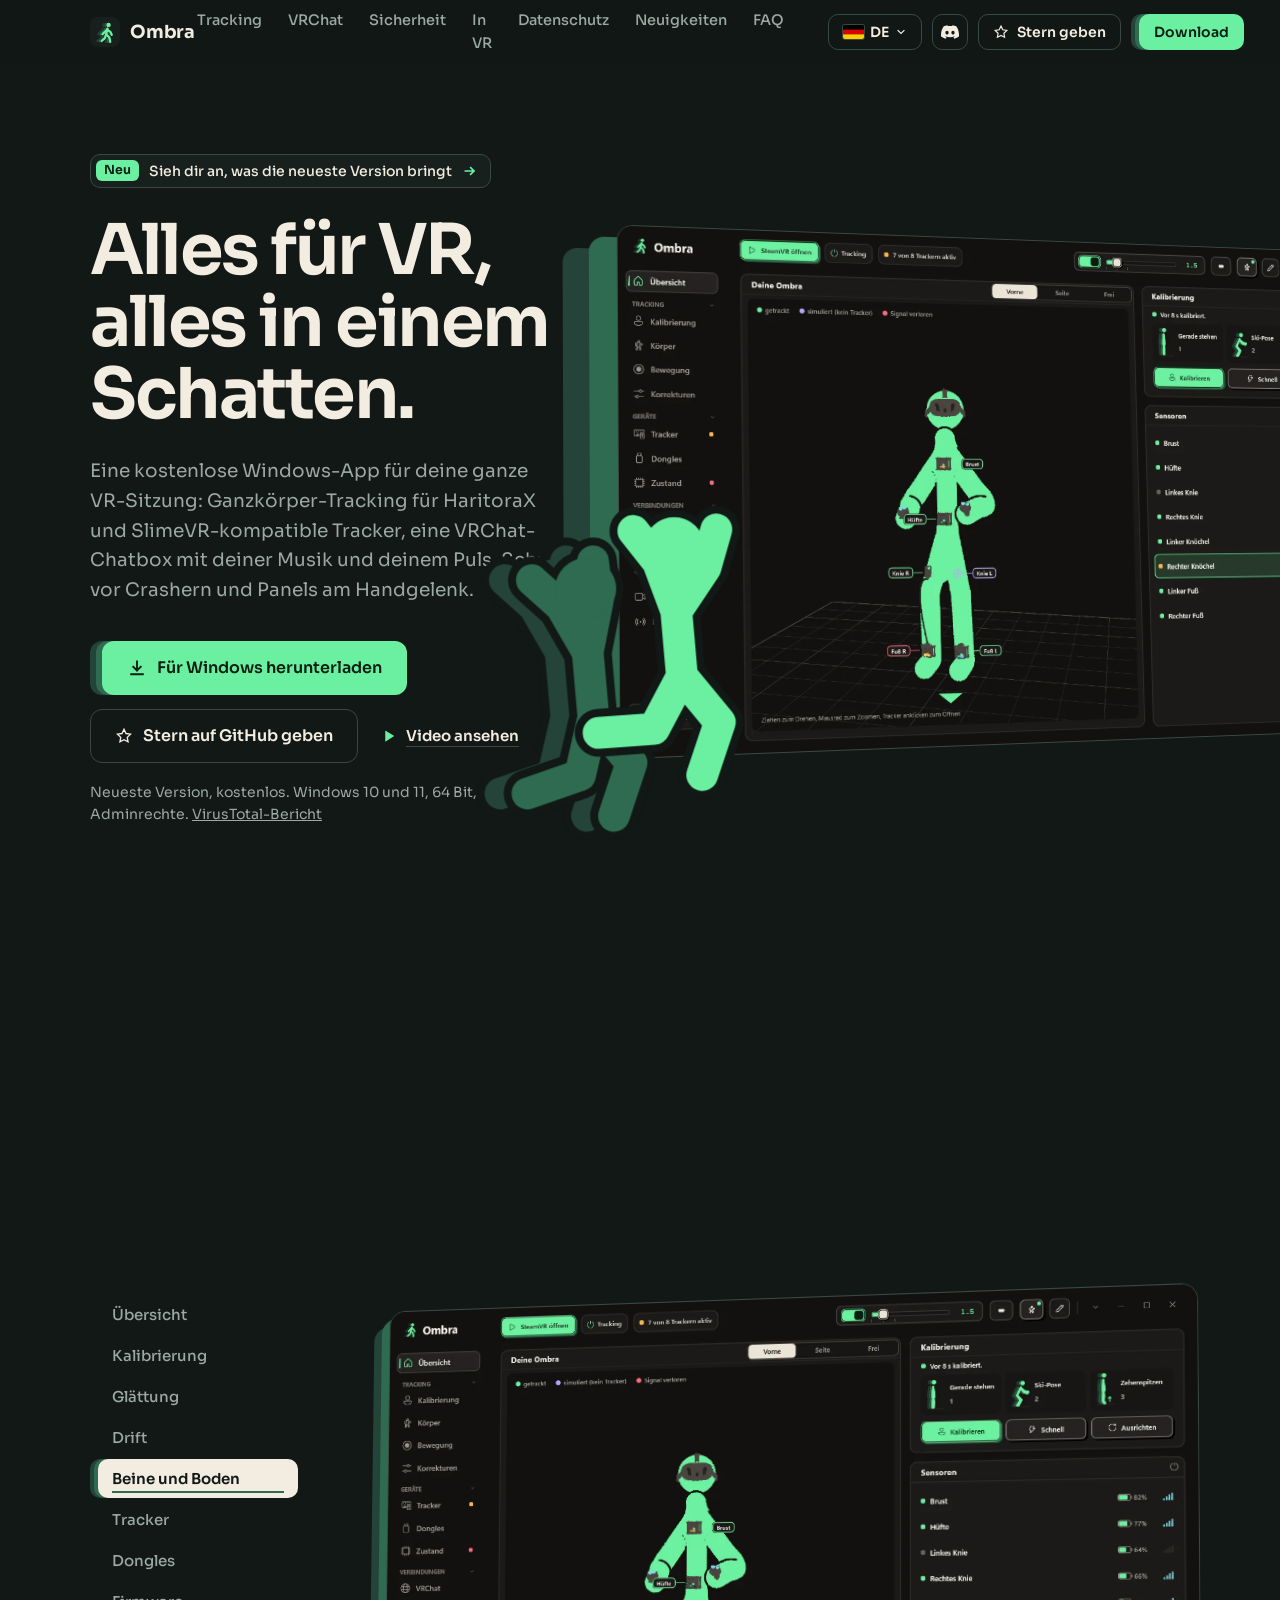
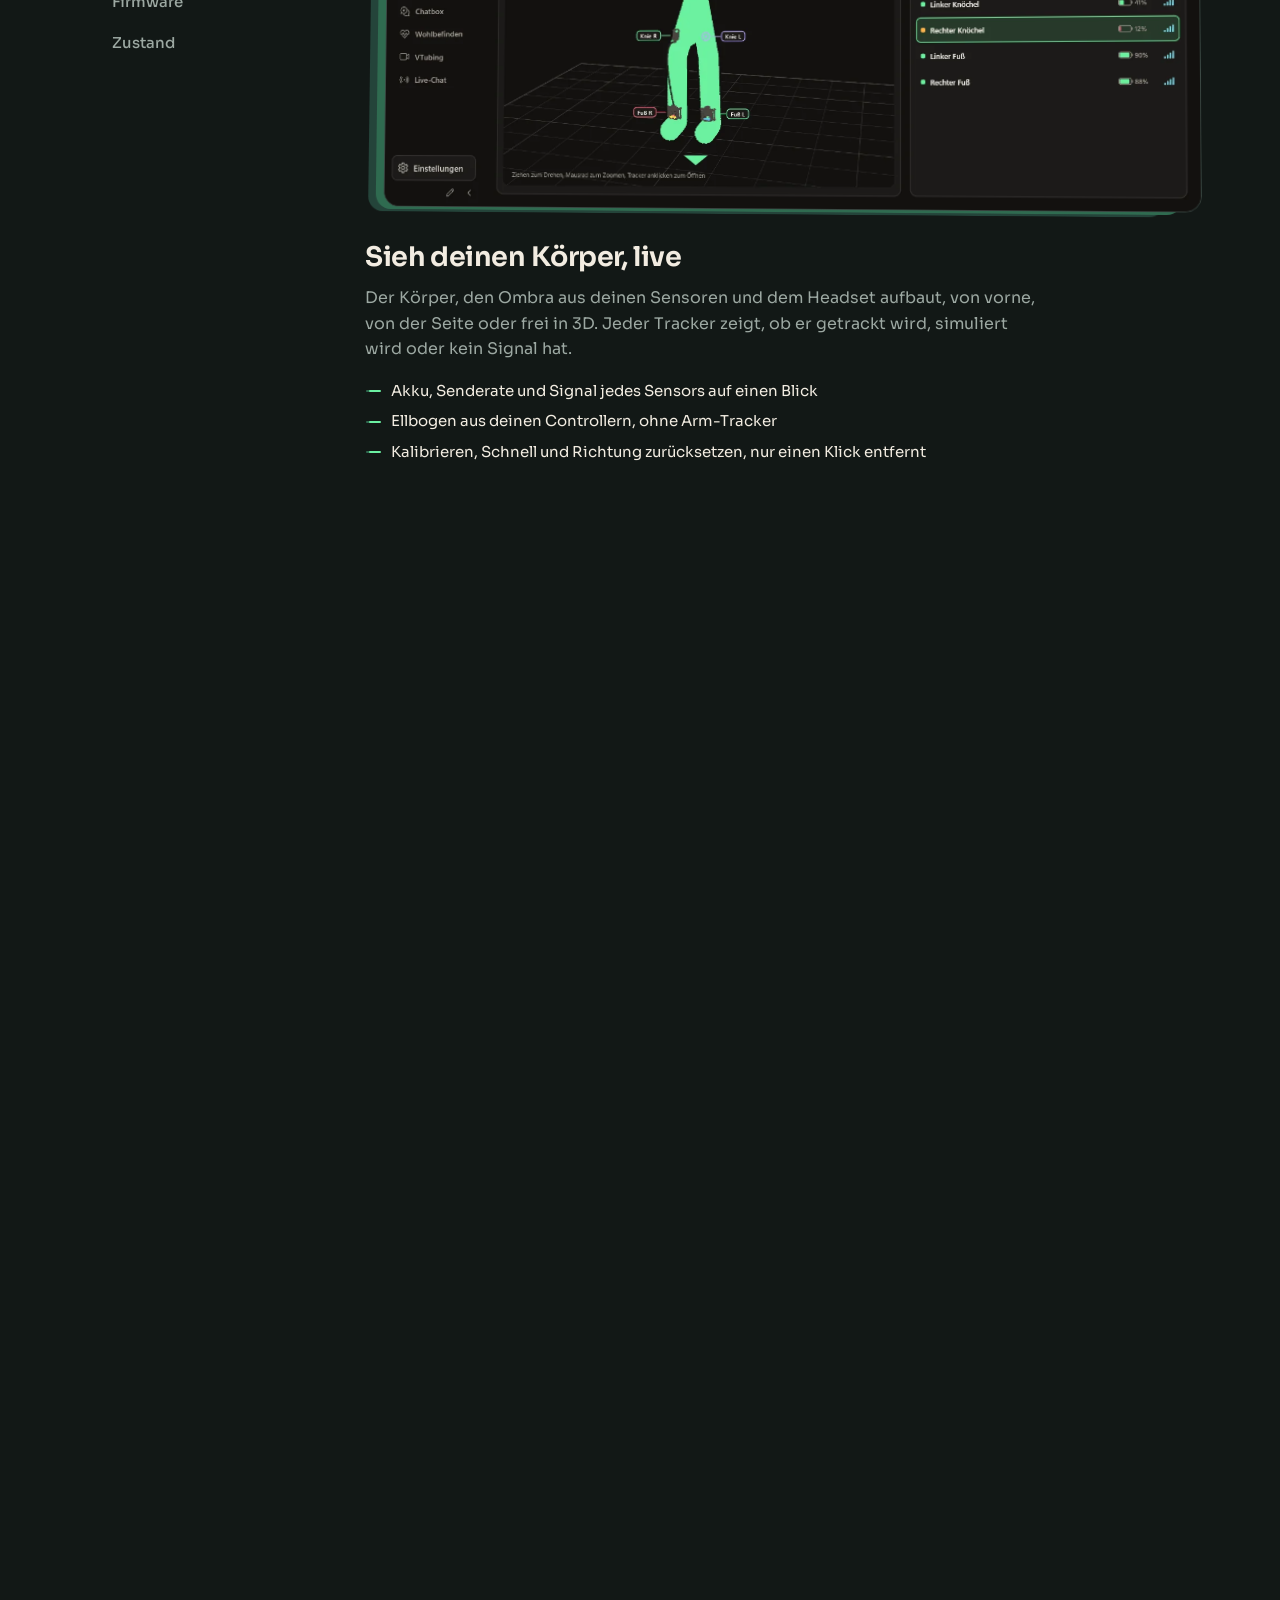
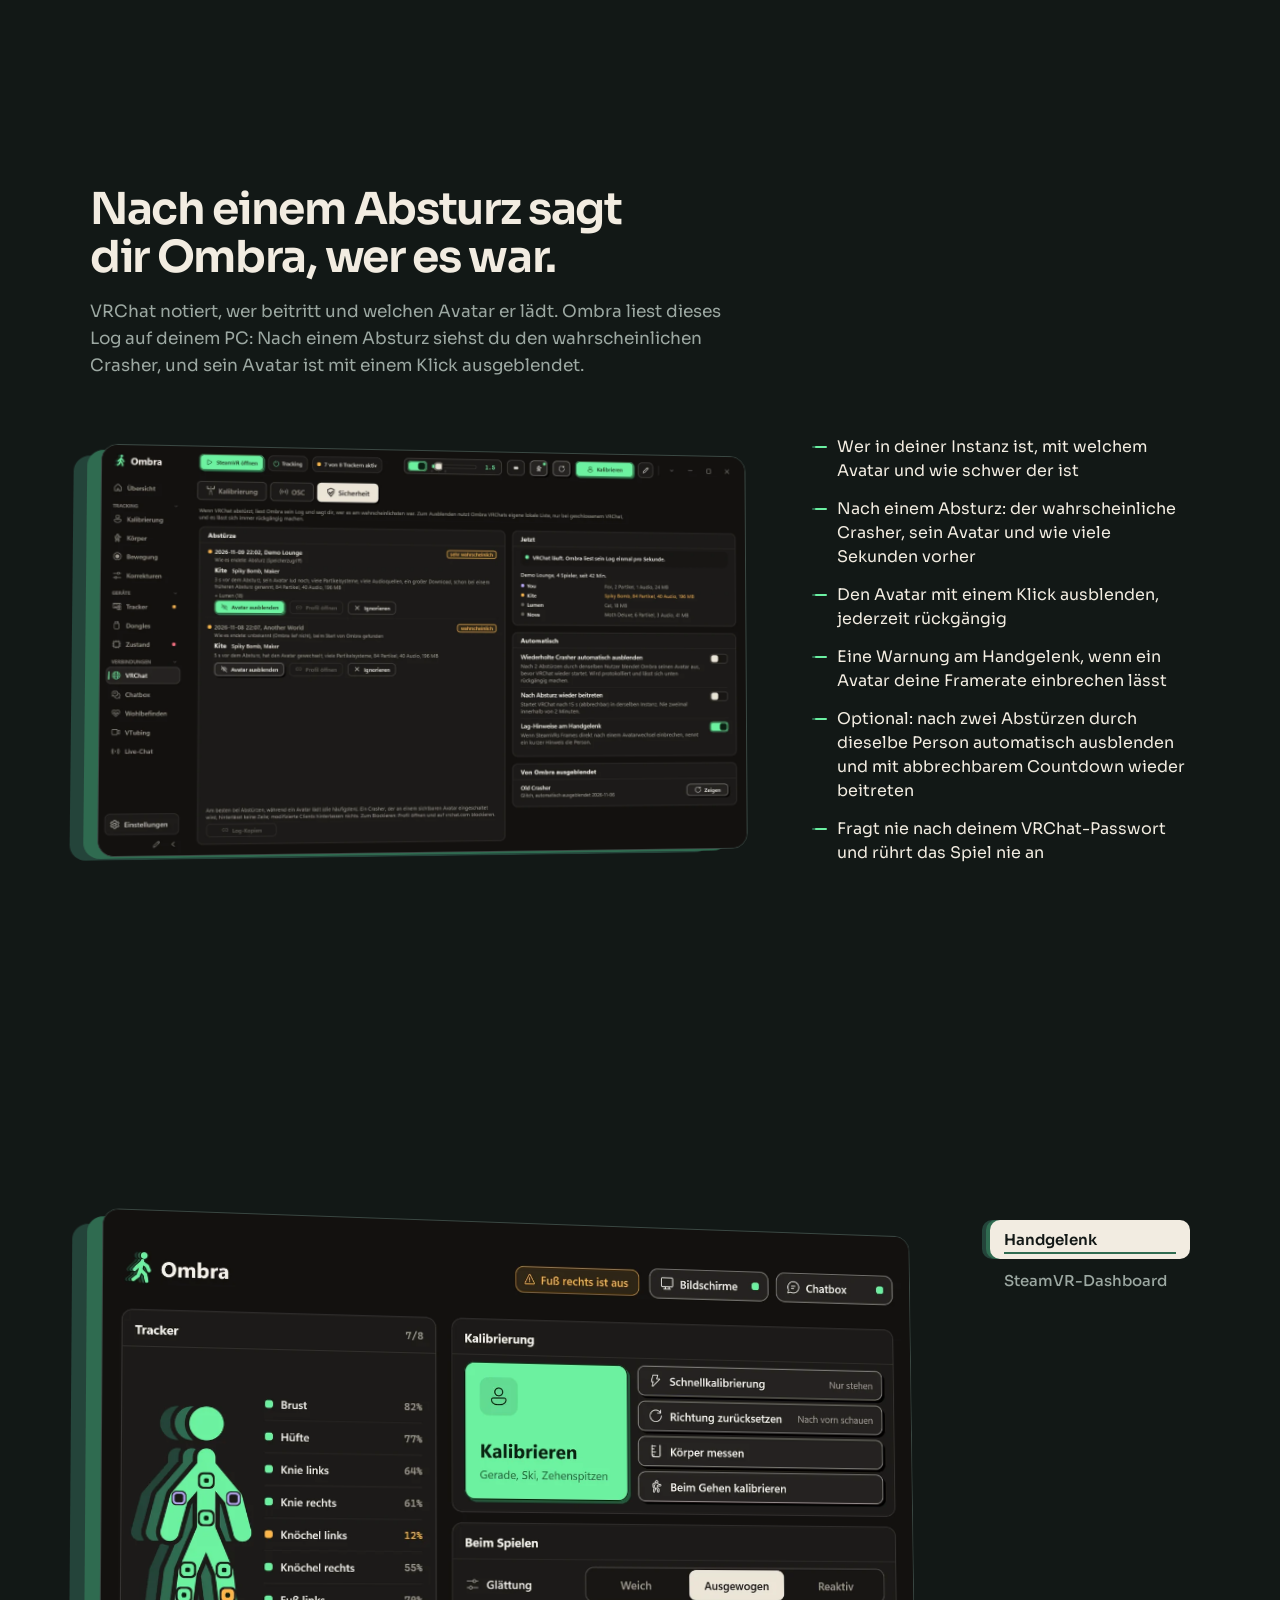
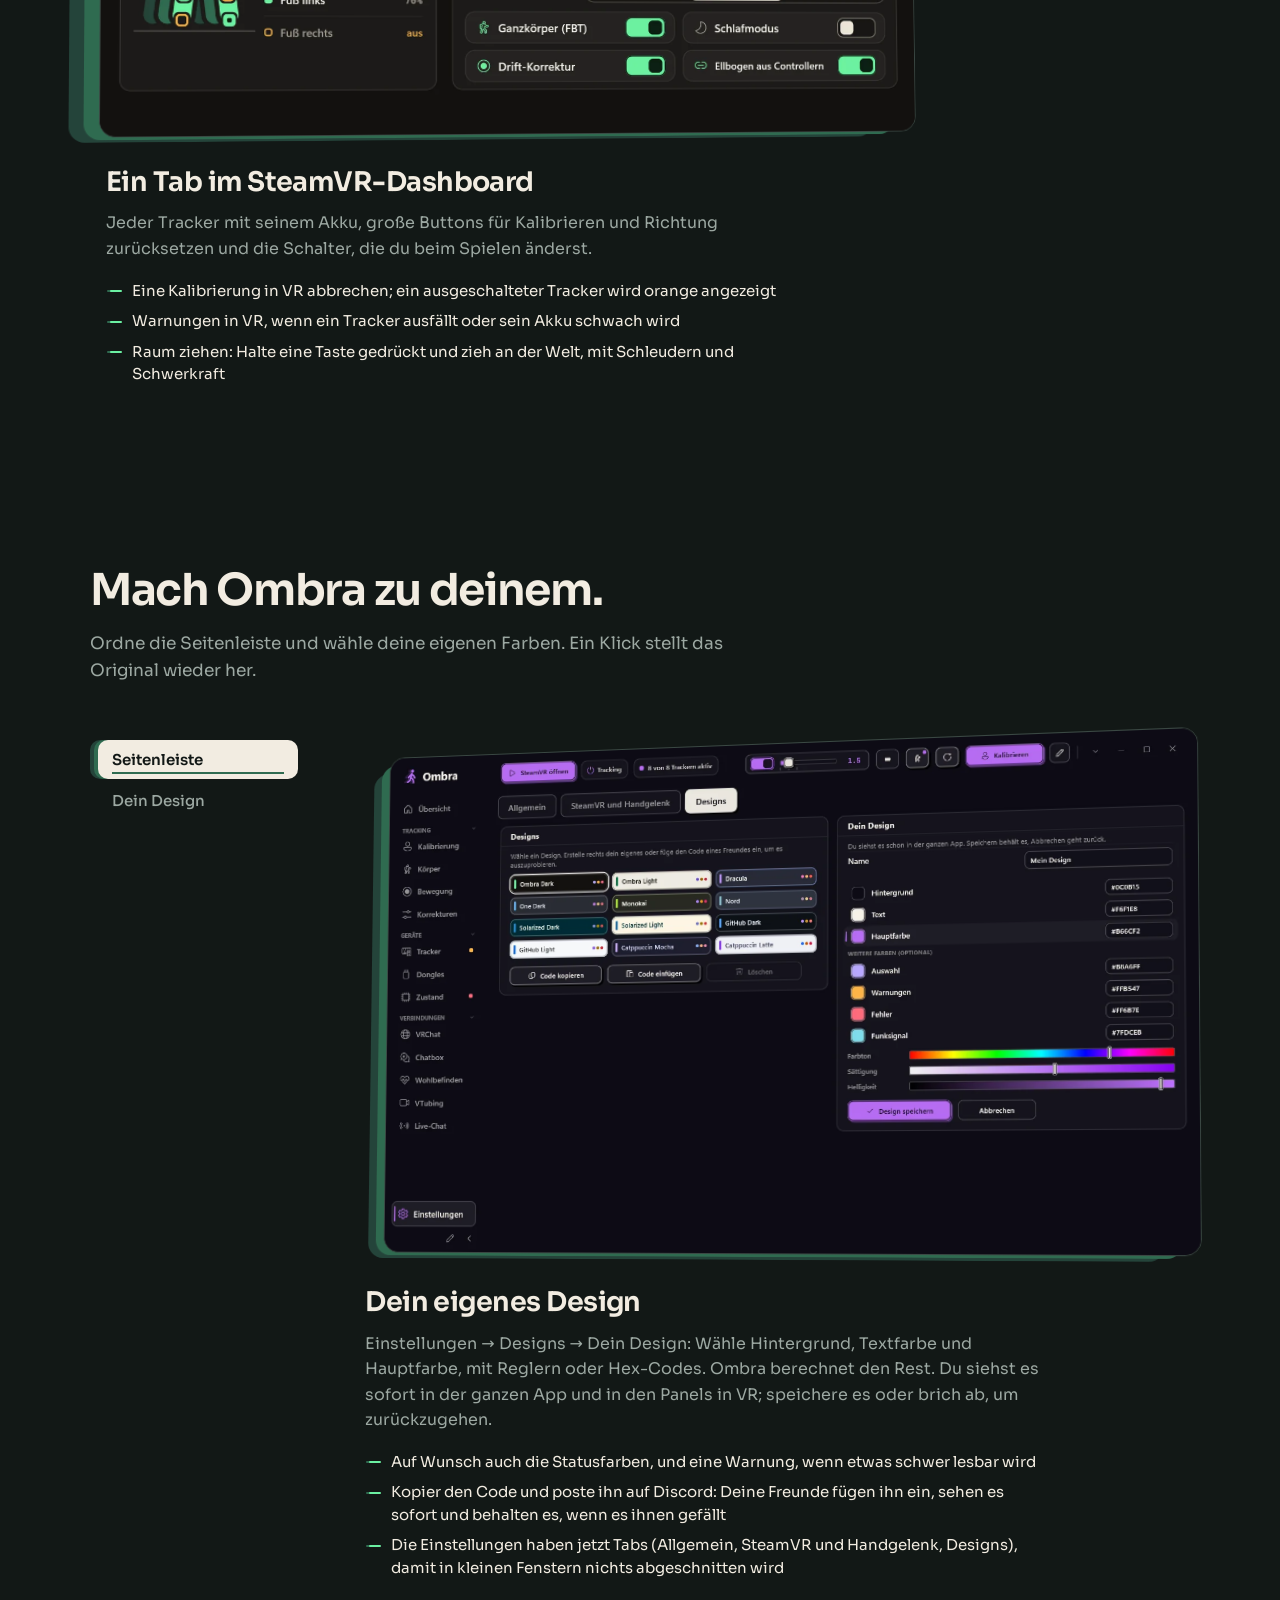
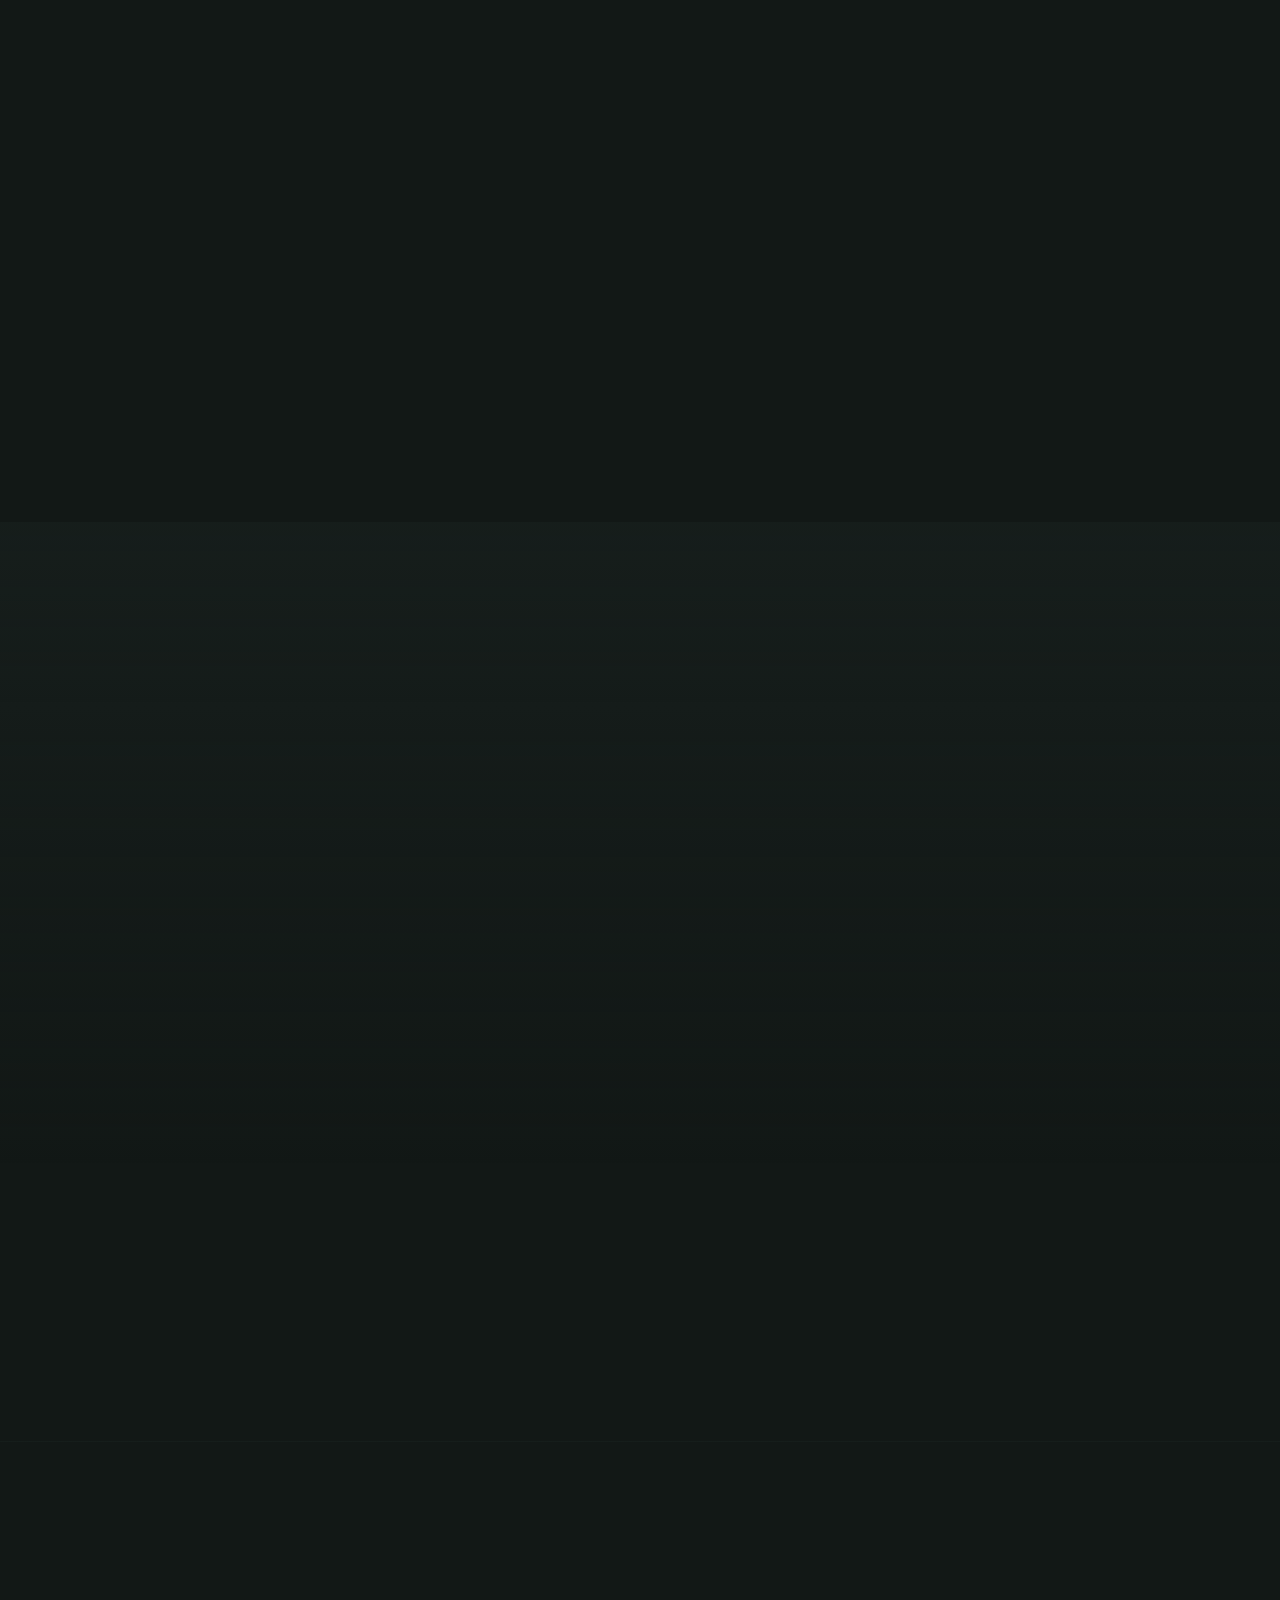
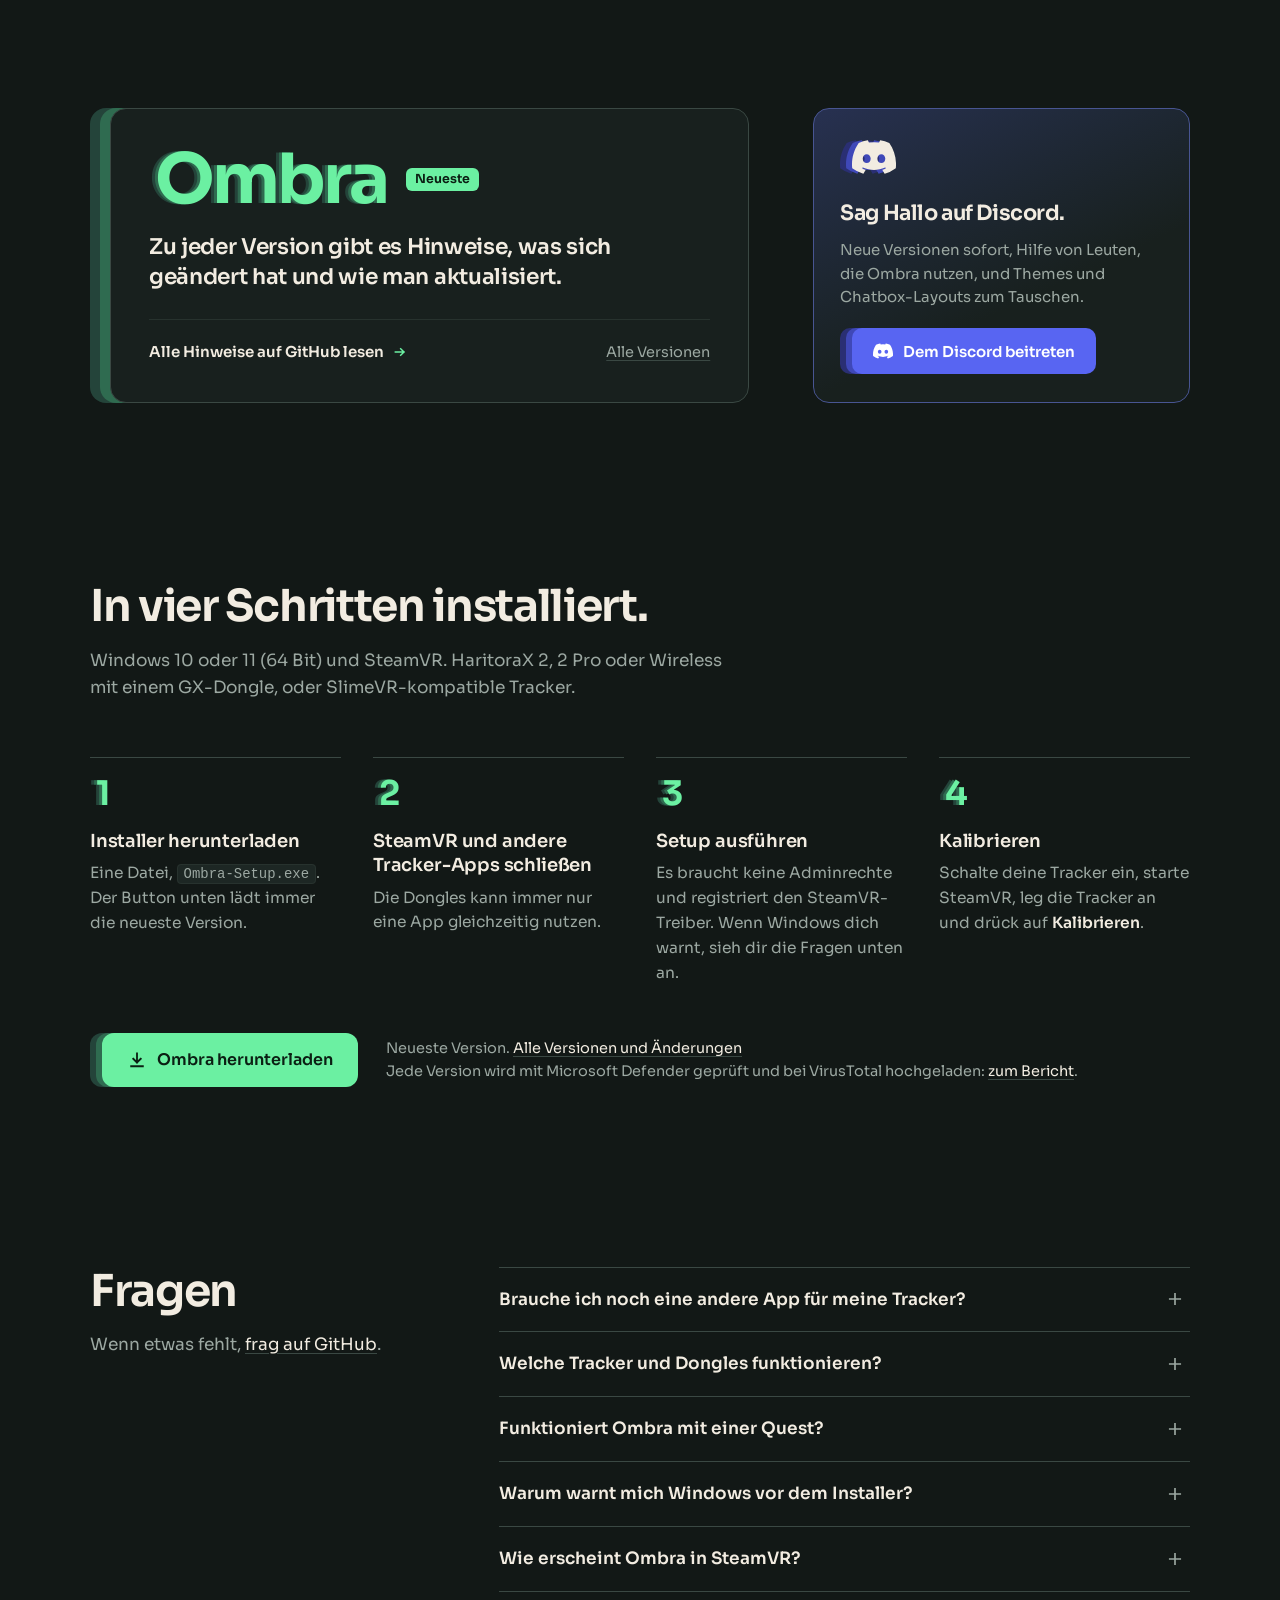
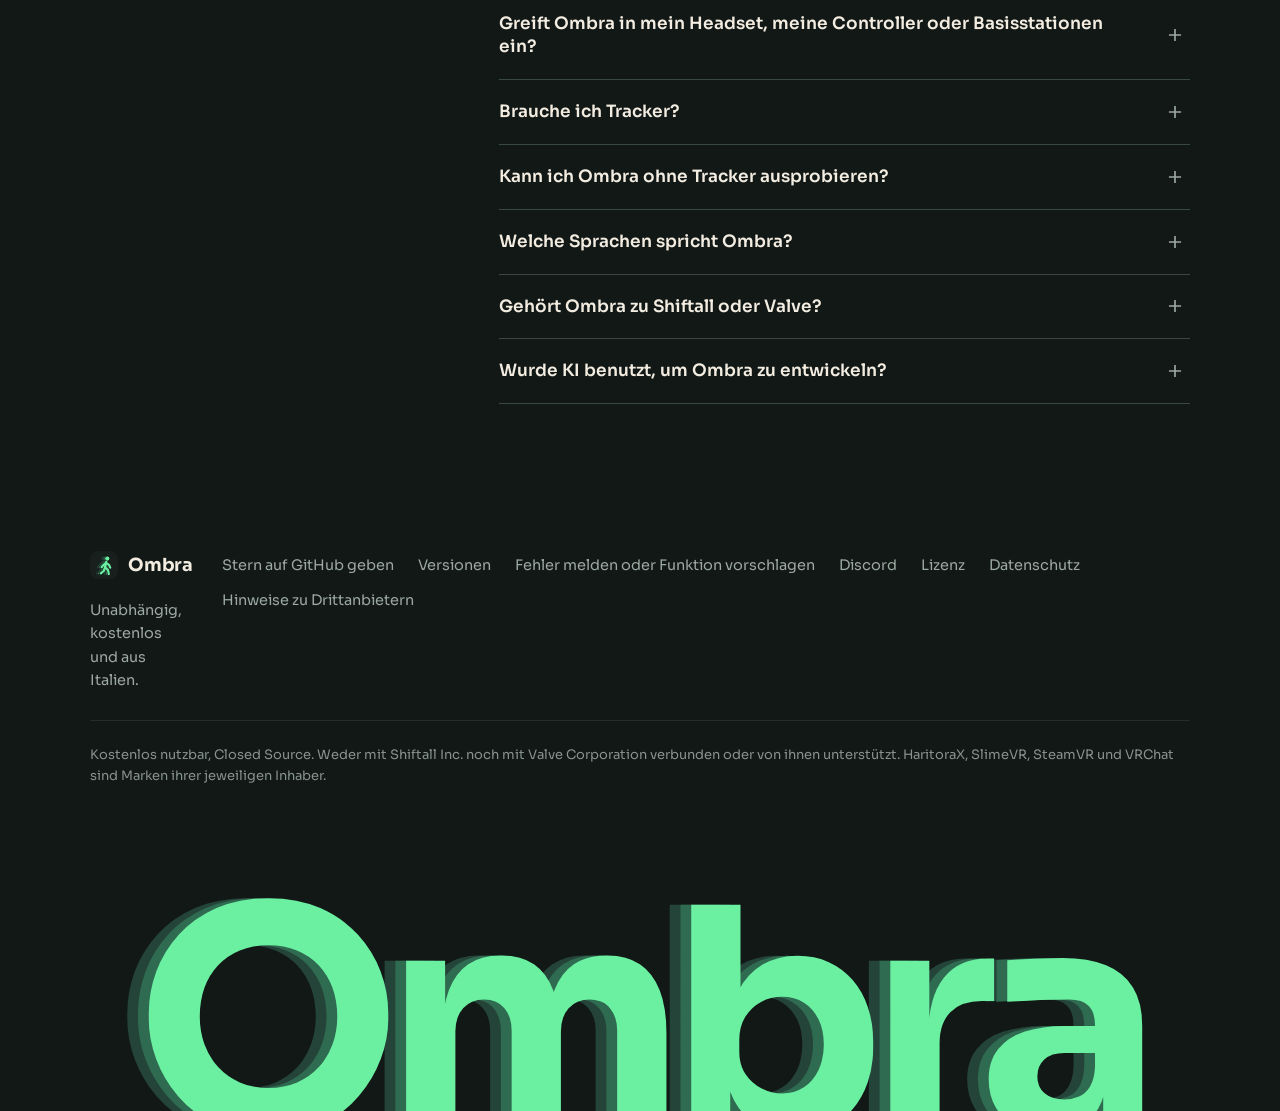
<file: site/de/index.html>
<!DOCTYPE html>
<!-- Template: texts live in site/i18n/<lang>.json; build with python tools/make_site.py.
     The page is one story: what Ombra is (hero), the things it does (chapters, each with its
     own screenshots), the small things, the privacy promise, install, the questions left. Nothing is
     said twice. -->
<html lang="de" data-t-menu-open="Menü öffnen" data-t-menu-close="Menü schließen" data-t-version="Version {v}">
<head>
<meta charset="utf-8">
<meta name="viewport" content="width=device-width, initial-scale=1">
<meta name="color-scheme" content="dark">
<meta name="theme-color" content="#121816">
<title>Ombra: kostenlose Full-Body-Tracking- und VRChat-App</title>
<meta name="description" content="Kostenlose Windows-App für HaritoraX und SlimeVR: Ganzkörper-Tracking (FBT) in SteamVR, VRChat-Chatbox mit Puls und Schutz vor Crashern. Ohne Konto.">
<meta name="robots" content="index, follow, max-image-preview:large">
<link rel="canonical" href="https://thadoom.github.io/ombra/de/">
<link rel="alternate" hreflang="en" href="https://thadoom.github.io/ombra/">
<link rel="alternate" hreflang="it" href="https://thadoom.github.io/ombra/it/">
<link rel="alternate" hreflang="de" href="https://thadoom.github.io/ombra/de/">
<link rel="alternate" hreflang="fr" href="https://thadoom.github.io/ombra/fr/">
<link rel="alternate" hreflang="es" href="https://thadoom.github.io/ombra/es/">
<link rel="alternate" hreflang="pt-BR" href="https://thadoom.github.io/ombra/pt/">
<link rel="alternate" hreflang="ja" href="https://thadoom.github.io/ombra/ja/">
<link rel="alternate" hreflang="ko" href="https://thadoom.github.io/ombra/ko/">
<link rel="alternate" hreflang="zh-Hans" href="https://thadoom.github.io/ombra/zh/">
<link rel="alternate" hreflang="ru" href="https://thadoom.github.io/ombra/ru/">
<link rel="alternate" hreflang="x-default" href="https://thadoom.github.io/ombra/">
<meta property="og:type" content="website">
<meta property="og:site_name" content="Ombra">
<meta property="og:title" content="Ombra: alles für VR, alles in einem Schatten">
<meta property="og:description" content="Ganzkörper-Tracking, VRChat-Chatbox, Schutz vor Crashern und VR-Panels in einer App. Kostenlos für Windows, ohne Konto, deine Daten bleiben auf deinem PC.">
<meta property="og:url" content="https://thadoom.github.io/ombra/de/">
<meta property="og:locale" content="de_DE">
<meta property="og:locale:alternate" content="en_US">
<meta property="og:locale:alternate" content="it_IT">
<meta property="og:locale:alternate" content="fr_FR">
<meta property="og:locale:alternate" content="es_ES">
<meta property="og:locale:alternate" content="pt_BR">
<meta property="og:locale:alternate" content="ja_JP">
<meta property="og:locale:alternate" content="ko_KR">
<meta property="og:locale:alternate" content="zh_CN">
<meta property="og:locale:alternate" content="ru_RU">
<meta property="og:image" content="https://thadoom.github.io/ombra/assets/og.png?v=4">
<meta property="og:image:width" content="1200">
<meta property="og:image:height" content="630">
<meta property="og:image:alt" content="Ombra: alles für VR, alles in einem Schatten">
<meta name="twitter:card" content="summary_large_image">
<meta name="twitter:image" content="https://thadoom.github.io/ombra/assets/og.png?v=4">
<link rel="icon" href="../assets/logo.svg" type="image/svg+xml">
<link rel="icon" href="../assets/favicon-32.png" type="image/png" sizes="32x32">
<link rel="apple-touch-icon" href="../assets/apple-touch-icon.png">
<link rel="preload" href="../assets/fonts/sora.woff2" as="font" type="font/woff2" crossorigin>
<link rel="preconnect" href="https://api.github.com" crossorigin>
<link rel="stylesheet" href="../style.css?v=22">
<script>
  // entrance animations hide content until main.js plays them; if it never does, show everything
  document.documentElement.classList.add("js");
  setTimeout(function () { var h = document.documentElement; if (!h.classList.contains("loaded")) h.classList.remove("js"); }, 3000);
</script>
<script type="application/ld+json">{"@context":"https://schema.org","@type":"SoftwareApplication","name":"Ombra","operatingSystem":"Windows 10, Windows 11","applicationCategory":"UtilitiesApplication","description":"Kostenlose Windows-App für HaritoraX und SlimeVR: Ganzkörper-Tracking (FBT) in SteamVR, VRChat-Chatbox mit Puls und Schutz vor Crashern. Ohne Konto.","inLanguage":"de","featureList":["Ganzkörper-Tracking, das sich wie dein Schatten bewegt.","Sieh deinen Körper, live","Kalibrierung in drei Posen","Glättung nach deinem Geschmack","Drift? Erledigt sich beim Spielen","Beine, Füße und Boden","Jeder Tracker im Detail","Dongles und Funkkanäle","Firmware, im selben Fenster","Liegt es am Funk oder an deinem PC?","Deine VRChat-Chatbox, mit deiner Musik und deinem Herzschlag.","Deine eigene Chatbox","Gemacht für VRChat","Nach einem Absturz sagt dir Ombra, wer es war.","Das Headset bleibt auf.","Eine Schaltzentrale am Handgelenk","Ein Tab im SteamVR-Dashboard","Mach Ombra zu deinem.","Deine eigene Seitenleiste","Dein eigenes Design","Und die kleinen Dinge.","Leicht und nativ","Deine Schnellleiste","Updates mit einem Klick","Weiter, wo du aufgehört hast"],"downloadUrl":"https://github.com/thadoom/ombra/releases/latest/download/Ombra-Setup.exe","offers":{"@type":"Offer","price":"0","priceCurrency":"USD"},"screenshot":["https://thadoom.github.io/ombra/assets/screens/home.de.webp","https://thadoom.github.io/ombra/assets/screens/calib.de.webp","https://thadoom.github.io/ombra/assets/screens/tuning.de.webp","https://thadoom.github.io/ombra/assets/screens/tuning-drift.de.webp","https://thadoom.github.io/ombra/assets/screens/tuning-body.de.webp","https://thadoom.github.io/ombra/assets/screens/trackers.de.webp","https://thadoom.github.io/ombra/assets/screens/dongles.de.webp","https://thadoom.github.io/ombra/assets/screens/firmware.de.webp","https://thadoom.github.io/ombra/assets/screens/health.de.webp","https://thadoom.github.io/ombra/assets/screens/chatbox.de.webp","https://thadoom.github.io/ombra/assets/screens/vrchat.de.webp","https://thadoom.github.io/ombra/assets/screens/safety.de.webp","https://thadoom.github.io/ombra/assets/screens/wrist.de.webp","https://thadoom.github.io/ombra/assets/screens/dashboard.de.webp","https://thadoom.github.io/ombra/assets/screens/sidebar.de.webp","https://thadoom.github.io/ombra/assets/screens/themes.de.webp"],"image":"https://thadoom.github.io/ombra/assets/og.png","isAccessibleForFree":true,"author":{"@type":"Person","name":"thadoom","url":"https://github.com/thadoom"},"license":"https://thadoom.github.io/ombra/legal.html#license","url":"https://thadoom.github.io/ombra/de/"}</script>
<script type="application/ld+json">{"@context":"https://schema.org","@type":"FAQPage","inLanguage":"de","mainEntity":[{"@type":"Question","name":"Brauche ich noch eine andere App für meine Tracker?","acceptedAnswer":{"@type":"Answer","text":"Nein. Ombra liest die Dongles selbst, koppelt Tracker und aktualisiert die Firmware mit Shiftalls Originaldateien. Lass andere Tracker-Apps geschlossen, solange Ombra läuft."}},{"@type":"Question","name":"Welche Tracker und Dongles funktionieren?","acceptedAnswer":{"@type":"Answer","text":"HaritoraX 2, 2 Pro und Wireless über GX2- oder GX6-Dongles sowie SlimeVR-kompatible Tracker über WLAN oder einen USB-Empfänger, zum Beispiel Butterfly und Smol Slime. Lighthouse-Tracker wie Vive-Tracker lassen sich an einer Quest ausrichten, und Ombra kann auch andere IMU-Tracker in SteamVR glätten. HaritoraX 1 (mit Kabeln) wird nicht unterstützt."}},{"@type":"Question","name":"Funktioniert Ombra mit einer Quest?","acceptedAnswer":{"@type":"Answer","text":"Ja. Mit einem PC über SteamVR, per Kabel oder kabellos. Läuft VRChat direkt auf der Quest, sendet Ombra deinen Körper per OSC von deinem PC aus, ohne SteamVR."}},{"@type":"Question","name":"Warum warnt mich Windows vor dem Installer?","acceptedAnswer":{"@type":"Answer","text":"Der Installer ist noch nicht codesigniert, deshalb kennt SmartScreen ihn nicht. Klicke auf Weitere Informationen und dann auf Trotzdem ausführen. Das Setup installiert in deinen Benutzerordner und braucht keine Adminrechte."}},{"@type":"Question","name":"Wie erscheint Ombra in SteamVR?","acceptedAnswer":{"@type":"Answer","text":"Das Setup installiert Ombras eigenen SteamVR-Treiber. Deine Tracker erscheinen in SteamVR mit bereits zugewiesenen Rollen (Hüfte, Brust, Knie, Füße, Ellbogen), und SteamVR startet Ombra für dich."}},{"@type":"Question","name":"Greift Ombra in mein Headset, meine Controller oder Basisstationen ein?","acceptedAnswer":{"@type":"Answer","text":"Nein. Lighthouse-Geräte, Headsets und Controller werden nie verändert. Der Treiber erstellt nur Ombras virtuelle Tracker und glättet andere IMU-Tracker, aber nur, wenn du das einschaltest."}},{"@type":"Question","name":"Brauche ich Tracker?","acceptedAnswer":{"@type":"Answer","text":"Nein. Viele nutzen Ombra nur für die Chatbox, die VRChat-Werkzeuge und den Körper aus dem Headset. Wähle bei der Installation Keine Tracker, und Ombra fragt nie nach einem Dongle."}},{"@type":"Question","name":"Kann ich Ombra ohne Tracker ausprobieren?","acceptedAnswer":{"@type":"Answer","text":"Ja. Starte Ombra.exe --demo für acht Demo-Tracker an einem GX2 und einem GX6. Die Demo greift nie auf COM-Ports, Bluetooth, SteamVR oder deine Einstellungen zu."}},{"@type":"Question","name":"Welche Sprachen spricht Ombra?","acceptedAnswer":{"@type":"Answer","text":"Die App und diese Website gibt es auf Englisch, Italienisch, Deutsch, Französisch, Spanisch, brasilianischem Portugiesisch, Japanisch, Koreanisch, vereinfachtem Chinesisch und Russisch. Ombra übernimmt deine Windows-Sprache, und in den Einstellungen kannst du sie ändern."}},{"@type":"Question","name":"Gehört Ombra zu Shiftall oder Valve?","acceptedAnswer":{"@type":"Answer","text":"Nein. Ombra ist ein unabhängiges Projekt, kostenlos zum Herunterladen und Nutzen. Der Quellcode ist nicht öffentlich; Funktionen, Erweiterungen und Übersetzungen kannst du auf GitHub vorschlagen."}},{"@type":"Question","name":"Wurde KI benutzt, um Ombra zu entwickeln?","acceptedAnswer":{"@type":"Answer","text":"Ja. Ombra wird von einem einzelnen Entwickler mit KI-Werkzeugen gemacht, vor allem Claude von Anthropic: für Recherche, Code, Tests und Übersetzungen. Was Ombra tut, entscheidet der Entwickler, und jede Version gibt er selbst frei. Keine KI-Bildgeneratoren: Die Screenshots sind echte Aufnahmen der App. In Ombra selbst nutzt nur das optionale Diktieren in die Chatbox KI: Das Whisper-Modell läuft auf deinem PC, und deine Stimme verlässt ihn nie."}}]}</script>
</head>
<body>
<a class="skip" href="#main">Zum Inhalt springen</a>

<header class="nav" id="top">
  <div class="nav-bg" aria-hidden="true"></div>
  <div class="wrap nav-in">
    <a class="brand" href="#top" aria-label="Ombra, zurück nach oben"><img src="../assets/logo.svg" alt="" width="30" height="30"><span>Ombra</span></a>
    <nav aria-label="Hauptnavigation">
      <ul class="nav-links">
        <li><a href="#tracking">Tracking</a></li>
        <li><a href="#vrchat">VRChat</a></li>
        <li><a href="#safety">Sicherheit</a></li>
        <li><a href="#in-vr">In VR</a></li>
        <li><a href="#privacy">Datenschutz</a></li>
        <li><a href="#news">Neuigkeiten</a></li>
        <li><a href="#faq">FAQ</a></li>
      </ul>
    </nav>
    <div class="nav-actions">
<details class="langs"><summary class="btn btn-quiet btn-sm" aria-label="Sprache"><svg class="flag" aria-hidden="true" viewBox="0 0 30 20" width="21" height="14"><rect x="0" y="0.00" width="30" height="6.72" fill="#000000"/><rect x="0" y="6.67" width="30" height="6.72" fill="#dd0000"/><rect x="0" y="13.33" width="30" height="6.72" fill="#ffce00"/></svg><span>DE</span><svg aria-hidden="true" class="chev" viewBox="0 0 24 24" width="12" height="12"><path d="M6 9l6 6 6-6" fill="none" stroke="currentColor" stroke-width="2.4" stroke-linecap="square" stroke-linejoin="miter"/></svg></summary><ul class="langs-menu"><li><a href="../" hreflang="en" lang="en"><svg class="flag" aria-hidden="true" viewBox="0 0 30 20" width="21" height="14"><rect width="30" height="20" fill="#012169"/><path d="M0 0L30 20M30 0L0 20" stroke="#fff" stroke-width="4"/><path d="M0 0L30 20M30 0L0 20" stroke="#c8102e" stroke-width="1.4"/><path d="M15 0V20M0 10H30" stroke="#fff" stroke-width="6"/><path d="M15 0V20M0 10H30" stroke="#c8102e" stroke-width="3.4"/></svg><span>English</span></a></li><li><a href="../it/" hreflang="it" lang="it"><svg class="flag" aria-hidden="true" viewBox="0 0 30 20" width="21" height="14"><rect x="0.00" y="0" width="10.05" height="20" fill="#009246"/><rect x="10.00" y="0" width="10.05" height="20" fill="#ffffff"/><rect x="20.00" y="0" width="10.05" height="20" fill="#ce2b37"/></svg><span>Italiano</span></a></li><li><a href="../de/" hreflang="de" lang="de" aria-current="true"><svg class="flag" aria-hidden="true" viewBox="0 0 30 20" width="21" height="14"><rect x="0" y="0.00" width="30" height="6.72" fill="#000000"/><rect x="0" y="6.67" width="30" height="6.72" fill="#dd0000"/><rect x="0" y="13.33" width="30" height="6.72" fill="#ffce00"/></svg><span>Deutsch</span></a></li><li><a href="../fr/" hreflang="fr" lang="fr"><svg class="flag" aria-hidden="true" viewBox="0 0 30 20" width="21" height="14"><rect x="0.00" y="0" width="10.05" height="20" fill="#0055a4"/><rect x="10.00" y="0" width="10.05" height="20" fill="#ffffff"/><rect x="20.00" y="0" width="10.05" height="20" fill="#ef4135"/></svg><span>Français</span></a></li><li><a href="../es/" hreflang="es" lang="es"><svg class="flag" aria-hidden="true" viewBox="0 0 30 20" width="21" height="14"><rect width="30" height="20" fill="#aa151b"/><rect y="5" width="30" height="10" fill="#f1bf00"/></svg><span>Español</span></a></li><li><a href="../pt/" hreflang="pt-BR" lang="pt-BR"><svg class="flag" aria-hidden="true" viewBox="0 0 30 20" width="21" height="14"><rect width="30" height="20" fill="#009c3b"/><polygon points="15,2.2 27.6,10 15,17.8 2.4,10" fill="#ffdf00"/><circle cx="15" cy="10" r="4.6" fill="#002776"/></svg><span>Português (Brasil)</span></a></li><li><a href="../ja/" hreflang="ja" lang="ja"><svg class="flag" aria-hidden="true" viewBox="0 0 30 20" width="21" height="14"><rect width="30" height="20" fill="#ffffff"/><circle cx="15" cy="10" r="6" fill="#bc002d"/></svg><span>日本語</span></a></li><li><a href="../ko/" hreflang="ko" lang="ko"><svg class="flag" aria-hidden="true" viewBox="0 0 30 20" width="21" height="14"><rect width="30" height="20" fill="#ffffff"/><g transform="rotate(33.7 15 10)"><path d="M10 10a5 5 0 0 1 10 0a2.5 2.5 0 0 1-5 0a2.5 2.5 0 0 0-5 0z" fill="#cd2e3a"/><path d="M20 10a5 5 0 0 1-10 0a2.5 2.5 0 0 1 5 0a2.5 2.5 0 0 0 5 0z" fill="#0047a0"/></g><g fill="#000"><rect x="3.4" y="3.2" width="4.6" height="1"/><rect x="3.4" y="4.8" width="4.6" height="1"/><rect x="22" y="14.2" width="4.6" height="1"/><rect x="22" y="15.8" width="4.6" height="1"/><rect x="22" y="3.2" width="4.6" height="1"/><rect x="3.4" y="15.8" width="4.6" height="1"/></g></svg><span>한국어</span></a></li><li><a href="../zh/" hreflang="zh-Hans" lang="zh-Hans"><svg class="flag" aria-hidden="true" viewBox="0 0 30 20" width="21" height="14"><rect width="30" height="20" fill="#de2910"/><polygon points="5.00,2.00 5.67,4.07 7.85,4.07 6.09,5.35 6.76,7.43 5.00,6.15 3.24,7.43 3.91,5.35 2.15,4.07 4.33,4.07" fill="#ffde00"/><polygon points="10.39,1.08 10.33,1.80 11.00,2.09 10.29,2.25 10.22,2.97 9.85,2.35 9.14,2.52 9.62,1.97 9.25,1.34 9.91,1.63" fill="#ffde00"/><polygon points="12.71,3.29 12.38,3.94 12.89,4.45 12.17,4.34 11.84,4.99 11.73,4.27 11.01,4.16 11.66,3.83 11.55,3.11 12.06,3.62" fill="#ffde00"/><polygon points="12.94,6.66 12.37,7.11 12.62,7.79 12.01,7.38 11.44,7.83 11.64,7.13 11.04,6.72 11.76,6.70 11.97,6.00 12.21,6.68" fill="#ffde00"/><polygon points="10.34,8.06 10.32,8.79 11.00,9.03 10.30,9.24 10.28,9.96 9.87,9.36 9.17,9.56 9.62,8.99 9.21,8.38 9.89,8.63" fill="#ffde00"/></svg><span>简体中文</span></a></li><li><a href="../ru/" hreflang="ru" lang="ru"><svg class="flag" aria-hidden="true" viewBox="0 0 30 20" width="21" height="14"><rect x="0" y="0.00" width="30" height="6.72" fill="#ffffff"/><rect x="0" y="6.67" width="30" height="6.72" fill="#0039a6"/><rect x="0" y="13.33" width="30" height="6.72" fill="#d52b1e"/></svg><span>Русский</span></a></li></ul></details>
      <a class="btn btn-quiet btn-sm btn-icon nav-discord" href="https://discord.gg/vFejerFCWA" target="_blank" rel="noopener" aria-label="Ombra auf Discord" title="Discord"><svg class="i-discord" aria-hidden="true" viewBox="0 0 24 24" width="18" height="18"><path fill="currentColor" d="M20.32 4.37a19.8 19.8 0 0 0-4.89-1.52.07.07 0 0 0-.08.04c-.21.37-.44.86-.6 1.25a18.3 18.3 0 0 0-5.49 0 12.6 12.6 0 0 0-.62-1.25.08.08 0 0 0-.08-.04 19.7 19.7 0 0 0-4.88 1.52.07.07 0 0 0-.03.03C.53 9.05-.32 13.58.1 18.06a.08.08 0 0 0 .03.05 19.9 19.9 0 0 0 5.99 3.03.08.08 0 0 0 .09-.03c.46-.63.87-1.3 1.22-1.99a.08.08 0 0 0-.04-.1 13.1 13.1 0 0 1-1.87-.9.08.08 0 0 1 0-.12l.37-.3a.07.07 0 0 1 .08 0c3.93 1.8 8.18 1.8 12.06 0a.07.07 0 0 1 .08 0l.37.3a.08.08 0 0 1 0 .12c-.6.35-1.22.65-1.87.9a.08.08 0 0 0-.04.1c.36.7.77 1.36 1.22 1.99a.08.08 0 0 0 .09.03 19.8 19.8 0 0 0 6-3.03.08.08 0 0 0 .03-.05c.5-5.18-.84-9.68-3.55-13.66a.06.06 0 0 0-.03-.03ZM8.02 15.33c-1.18 0-2.16-1.08-2.16-2.42 0-1.33.96-2.42 2.16-2.42 1.21 0 2.18 1.1 2.16 2.42 0 1.34-.96 2.42-2.16 2.42Zm7.97 0c-1.18 0-2.15-1.08-2.15-2.42 0-1.33.95-2.42 2.15-2.42 1.21 0 2.18 1.1 2.16 2.42 0 1.34-.95 2.42-2.16 2.42Z"/></svg></a>
      <a class="btn btn-quiet btn-sm js-star" href="https://github.com/thadoom/ombra" target="_blank" rel="noopener">
        <svg class="i-star" aria-hidden="true" viewBox="0 0 24 24" width="16" height="16"><path d="m12 3.2 2.7 5.5 6 .9-4.35 4.25 1.03 6-5.38-2.83-5.38 2.83 1.03-6L3.3 9.6l6-.9Z"/></svg>
        Stern geben<span class="count" hidden></span>
      </a>
      <a class="btn btn-primary btn-sm js-download" href="https://github.com/thadoom/ombra/releases/latest/download/Ombra-Setup.exe" download>Download</a>
    </div>
    <button class="nav-toggle" type="button" aria-expanded="false" aria-controls="mobile-menu" aria-label="Menü öffnen"><span></span><span></span></button>
  </div>
  <div class="mobile-menu" id="mobile-menu" hidden>
    <a href="#tracking">Tracking</a>
    <a href="#vrchat">VRChat</a>
    <a href="#safety">Sicherheit</a>
    <a href="#in-vr">In VR</a>
    <a href="#privacy">Datenschutz</a>
    <a href="#news">Neuigkeiten</a>
    <a href="#install">Installation</a>
    <a href="#faq">FAQ</a>
    <a class="js-star" href="https://github.com/thadoom/ombra" target="_blank" rel="noopener">Stern auf GitHub geben</a>
    <a class="m-discord" href="https://discord.gg/vFejerFCWA" target="_blank" rel="noopener"><svg class="i-discord" aria-hidden="true" viewBox="0 0 24 24" width="18" height="18"><path fill="currentColor" d="M20.32 4.37a19.8 19.8 0 0 0-4.89-1.52.07.07 0 0 0-.08.04c-.21.37-.44.86-.6 1.25a18.3 18.3 0 0 0-5.49 0 12.6 12.6 0 0 0-.62-1.25.08.08 0 0 0-.08-.04 19.7 19.7 0 0 0-4.88 1.52.07.07 0 0 0-.03.03C.53 9.05-.32 13.58.1 18.06a.08.08 0 0 0 .03.05 19.9 19.9 0 0 0 5.99 3.03.08.08 0 0 0 .09-.03c.46-.63.87-1.3 1.22-1.99a.08.08 0 0 0-.04-.1 13.1 13.1 0 0 1-1.87-.9.08.08 0 0 1 0-.12l.37-.3a.07.07 0 0 1 .08 0c3.93 1.8 8.18 1.8 12.06 0a.07.07 0 0 1 .08 0l.37.3a.08.08 0 0 1 0 .12c-.6.35-1.22.65-1.87.9a.08.08 0 0 0-.04.1c.36.7.77 1.36 1.22 1.99a.08.08 0 0 0 .09.03 19.8 19.8 0 0 0 6-3.03.08.08 0 0 0 .03-.05c.5-5.18-.84-9.68-3.55-13.66a.06.06 0 0 0-.03-.03ZM8.02 15.33c-1.18 0-2.16-1.08-2.16-2.42 0-1.33.96-2.42 2.16-2.42 1.21 0 2.18 1.1 2.16 2.42 0 1.34-.96 2.42-2.16 2.42Zm7.97 0c-1.18 0-2.15-1.08-2.15-2.42 0-1.33.95-2.42 2.15-2.42 1.21 0 2.18 1.1 2.16 2.42 0 1.34-.95 2.42-2.16 2.42Z"/></svg>Dem Discord beitreten</a>
    <div class="langs-mobile"><a href="../" hreflang="en" lang="en"><svg class="flag" aria-hidden="true" viewBox="0 0 30 20" width="21" height="14"><rect width="30" height="20" fill="#012169"/><path d="M0 0L30 20M30 0L0 20" stroke="#fff" stroke-width="4"/><path d="M0 0L30 20M30 0L0 20" stroke="#c8102e" stroke-width="1.4"/><path d="M15 0V20M0 10H30" stroke="#fff" stroke-width="6"/><path d="M15 0V20M0 10H30" stroke="#c8102e" stroke-width="3.4"/></svg><span>English</span></a><a href="../it/" hreflang="it" lang="it"><svg class="flag" aria-hidden="true" viewBox="0 0 30 20" width="21" height="14"><rect x="0.00" y="0" width="10.05" height="20" fill="#009246"/><rect x="10.00" y="0" width="10.05" height="20" fill="#ffffff"/><rect x="20.00" y="0" width="10.05" height="20" fill="#ce2b37"/></svg><span>Italiano</span></a><a href="../fr/" hreflang="fr" lang="fr"><svg class="flag" aria-hidden="true" viewBox="0 0 30 20" width="21" height="14"><rect x="0.00" y="0" width="10.05" height="20" fill="#0055a4"/><rect x="10.00" y="0" width="10.05" height="20" fill="#ffffff"/><rect x="20.00" y="0" width="10.05" height="20" fill="#ef4135"/></svg><span>Français</span></a><a href="../es/" hreflang="es" lang="es"><svg class="flag" aria-hidden="true" viewBox="0 0 30 20" width="21" height="14"><rect width="30" height="20" fill="#aa151b"/><rect y="5" width="30" height="10" fill="#f1bf00"/></svg><span>Español</span></a><a href="../pt/" hreflang="pt-BR" lang="pt-BR"><svg class="flag" aria-hidden="true" viewBox="0 0 30 20" width="21" height="14"><rect width="30" height="20" fill="#009c3b"/><polygon points="15,2.2 27.6,10 15,17.8 2.4,10" fill="#ffdf00"/><circle cx="15" cy="10" r="4.6" fill="#002776"/></svg><span>Português (Brasil)</span></a><a href="../ja/" hreflang="ja" lang="ja"><svg class="flag" aria-hidden="true" viewBox="0 0 30 20" width="21" height="14"><rect width="30" height="20" fill="#ffffff"/><circle cx="15" cy="10" r="6" fill="#bc002d"/></svg><span>日本語</span></a><a href="../ko/" hreflang="ko" lang="ko"><svg class="flag" aria-hidden="true" viewBox="0 0 30 20" width="21" height="14"><rect width="30" height="20" fill="#ffffff"/><g transform="rotate(33.7 15 10)"><path d="M10 10a5 5 0 0 1 10 0a2.5 2.5 0 0 1-5 0a2.5 2.5 0 0 0-5 0z" fill="#cd2e3a"/><path d="M20 10a5 5 0 0 1-10 0a2.5 2.5 0 0 1 5 0a2.5 2.5 0 0 0 5 0z" fill="#0047a0"/></g><g fill="#000"><rect x="3.4" y="3.2" width="4.6" height="1"/><rect x="3.4" y="4.8" width="4.6" height="1"/><rect x="22" y="14.2" width="4.6" height="1"/><rect x="22" y="15.8" width="4.6" height="1"/><rect x="22" y="3.2" width="4.6" height="1"/><rect x="3.4" y="15.8" width="4.6" height="1"/></g></svg><span>한국어</span></a><a href="../zh/" hreflang="zh-Hans" lang="zh-Hans"><svg class="flag" aria-hidden="true" viewBox="0 0 30 20" width="21" height="14"><rect width="30" height="20" fill="#de2910"/><polygon points="5.00,2.00 5.67,4.07 7.85,4.07 6.09,5.35 6.76,7.43 5.00,6.15 3.24,7.43 3.91,5.35 2.15,4.07 4.33,4.07" fill="#ffde00"/><polygon points="10.39,1.08 10.33,1.80 11.00,2.09 10.29,2.25 10.22,2.97 9.85,2.35 9.14,2.52 9.62,1.97 9.25,1.34 9.91,1.63" fill="#ffde00"/><polygon points="12.71,3.29 12.38,3.94 12.89,4.45 12.17,4.34 11.84,4.99 11.73,4.27 11.01,4.16 11.66,3.83 11.55,3.11 12.06,3.62" fill="#ffde00"/><polygon points="12.94,6.66 12.37,7.11 12.62,7.79 12.01,7.38 11.44,7.83 11.64,7.13 11.04,6.72 11.76,6.70 11.97,6.00 12.21,6.68" fill="#ffde00"/><polygon points="10.34,8.06 10.32,8.79 11.00,9.03 10.30,9.24 10.28,9.96 9.87,9.36 9.17,9.56 9.62,8.99 9.21,8.38 9.89,8.63" fill="#ffde00"/></svg><span>简体中文</span></a><a href="../ru/" hreflang="ru" lang="ru"><svg class="flag" aria-hidden="true" viewBox="0 0 30 20" width="21" height="14"><rect x="0" y="0.00" width="30" height="6.72" fill="#ffffff"/><rect x="0" y="6.67" width="30" height="6.72" fill="#0039a6"/><rect x="0" y="13.33" width="30" height="6.72" fill="#d52b1e"/></svg><span>Русский</span></a></div>
  </div>
</header>

<main id="main">

<section class="hero" aria-labelledby="hero-title">
  <div class="wrap hero-in">
    <div class="hero-copy">
      <a class="hero-new" href="#news"><span class="hero-new-tag">Neu</span><span class="hero-new-text">Sieh dir an, was die neueste Version bringt</span><svg aria-hidden="true" viewBox="0 0 24 24" width="16" height="16"><path d="M5 12h13m0 0-5-5m5 5-5 5" fill="none" stroke="currentColor" stroke-width="2.4" stroke-linecap="square"/></svg></a>
      <h1 id="hero-title">Alles für VR, alles in einem Schatten.</h1>
      <p class="lede">Eine kostenlose Windows-App für deine ganze VR-Sitzung: Ganzkörper-Tracking für HaritoraX und SlimeVR-kompatible Tracker, eine VRChat-Chatbox mit deiner Musik und deinem Puls, Schutz vor Crashern und Panels am Handgelenk.</p>
      <div class="cta">
        <a class="btn btn-primary btn-lg js-download" href="https://github.com/thadoom/ombra/releases/latest/download/Ombra-Setup.exe" download>
          <svg aria-hidden="true" viewBox="0 0 24 24" width="20" height="20"><path d="M12 4v11m0 0-4.5-4.5M12 15l4.5-4.5M5 19.5h14" fill="none" stroke="currentColor" stroke-width="2.2" stroke-linecap="square" stroke-linejoin="miter"/></svg>
          Für Windows herunterladen
        </a>
        <a class="btn btn-quiet btn-lg js-star" href="https://github.com/thadoom/ombra" target="_blank" rel="noopener">
          <svg class="i-star" aria-hidden="true" viewBox="0 0 24 24" width="18" height="18"><path d="m12 3.2 2.7 5.5 6 .9-4.35 4.25 1.03 6-5.38-2.83-5.38 2.83 1.03-6L3.3 9.6l6-.9Z"/></svg>
          Stern auf GitHub geben<span class="count" hidden></span>
        </a>
        <!-- without script this link simply opens the video; with it, the video plays in the page -->
        <a class="watch js-watch" href="../assets/video/showcase.mp4">
          <svg aria-hidden="true" viewBox="0 0 24 24" width="18" height="18"><path d="M7 4.5v15l12-7.5Z" fill="currentColor"/></svg>
          Video ansehen
        </a>
      </div>
      <p class="hero-meta"><span class="js-release">Neueste Version</span>, kostenlos. Windows 10 und 11, 64 Bit, ohne Adminrechte. <a href="../vt/" target="_blank" rel="noopener">VirusTotal-Bericht</a></p>
    </div>
    <!-- the real app, recorded in demo mode (tools/shots/record.ps1); the screenshot is what shows until
         the video plays, and all there is with reduced motion. The same screen is described in the tour below. -->
    <div class="hero-art" aria-hidden="true">
      <div class="hero-stage">
        <i class="plane plane-far"></i><i class="plane plane-near"></i>
        <div class="hero-window">
          <img src="../assets/screens/home.de.webp" width="1440" height="900" alt="">
          <video muted loop playsinline preload="none" width="1440" height="900" tabindex="-1"></video>
        </div>
        <svg class="figure" viewBox="70 80 400 400" preserveAspectRatio="xMidYMid meet">
          <g class="echo echo-far"><path class="o"/><circle class="o" r="48"/><path class="f"/><circle class="f" r="38"/></g>
          <g class="echo echo-near"><path class="o"/><circle class="o" r="48"/><path class="f"/><circle class="f" r="38"/></g>
          <g class="echo echo-you"><path class="o"/><circle class="o" r="48"/><path class="f"/><circle class="f" r="38"/></g>
          <rect class="hit" x="222" y="92" width="128" height="374" rx="56"><title>Pack mich, wirf mich, oder tipp mich dreimal an.</title></rect>
        </svg>
      </div>
    </div>
  </div>
</section>

<!-- 1. tracking -->
<section class="section chapter" id="tracking" aria-labelledby="tracking-title">
  <div class="wrap">
    <header class="section-head">
      <h2 id="tracking-title">Ganzkörper-Tracking, das sich wie dein Schatten bewegt.</h2>
      <p>Ombra bringt HaritoraX und SlimeVR-kompatible Tracker selbst in SteamVR, ohne weitere App. Es baut deinen Körper aus den Sensoren und deinem Headset auf, glättet jeden Tracker und korrigiert Drift, während du spielst.</p>
    </header>
    <div class="tour">
      <div class="rail pills" role="tablist" aria-label="Tracking-Seiten" aria-orientation="vertical">
        <span class="pill" aria-hidden="true"><i></i><i></i><i></i></span>
        <button role="tab" id="t-home" aria-controls="p-home" aria-selected="true">Übersicht</button>
        <button role="tab" id="t-calib" aria-controls="p-calib" aria-selected="false" tabindex="-1">Kalibrierung</button>
        <button role="tab" id="t-smooth" aria-controls="p-smooth" aria-selected="false" tabindex="-1">Glättung</button>
        <button role="tab" id="t-drift" aria-controls="p-drift" aria-selected="false" tabindex="-1">Drift</button>
        <button role="tab" id="t-body" aria-controls="p-body" aria-selected="false" tabindex="-1">Beine und Boden</button>
        <button role="tab" id="t-trackers" aria-controls="p-trackers" aria-selected="false" tabindex="-1">Tracker</button>
        <button role="tab" id="t-dongles" aria-controls="p-dongles" aria-selected="false" tabindex="-1">Dongles</button>
        <button role="tab" id="t-fw" aria-controls="p-fw" aria-selected="false" tabindex="-1">Firmware</button>
        <button role="tab" id="t-health" aria-controls="p-health" aria-selected="false" tabindex="-1">Zustand</button>
      </div>
      <div class="stage">
        <div class="window">
          <div class="shots">
            <!-- data-clip: a recording of that page plays over its screenshot (tools/showcase/record_all.ps1) -->
            <img data-clip="hero" src="../assets/screens/home.de.webp" width="1440" height="900" alt="Übersichtsseite: ein Live-3D-Körper mit acht Trackern, die Sensorliste mit Akku und Senderate und die Schnellsteuerung für Glättung, Richtung zurücksetzen und Kalibrieren.">
            <img data-clip="calib" hidden loading="lazy" src="../assets/screens/calib.de.webp" width="1440" height="900" alt="Kalibrierungsseite mit den Posen-Karten, den ausgerichteten Segmenten, den Startoptionen in VR und den Tastenkürzeln.">
            <img data-clip="tuning" hidden loading="lazy" src="../assets/screens/tuning.de.webp" width="1440" height="900" alt="Seite Korrekturen, Reiter Glättung, mit Stufen, Reglern und Stilen pro Tracker.">
            <img hidden loading="lazy" src="../assets/screens/tuning-drift.de.webp" width="1440" height="900" alt="Seite Korrekturen, Reiter Drift, mit den Drift-Optionen und einer Live-Tabelle pro Segment.">
            <img hidden loading="lazy" src="../assets/screens/tuning-body.de.webp" width="1440" height="900" alt="Seite Korrekturen, Reiter Beine, mit den Bein-Optionen, dem Überbrücken von Aussetzern und den Trackern, die SteamVR sieht.">
            <img data-clip="trackers" hidden loading="lazy" src="../assets/screens/trackers.de.webp" width="1440" height="900" alt="Tracker-Seite mit der Trackerliste und den Details zum Brust-Tracker.">
            <img hidden loading="lazy" src="../assets/screens/dongles.de.webp" width="1440" height="900" alt="Dongle-Seite mit einem GX2 und einem GX6, ihren Modulen, Plätzen und Kanälen.">
            <img hidden loading="lazy" src="../assets/screens/firmware.de.webp" width="1440" height="900" alt="Firmware-Seite mit jedem Tracker und Dongle und seiner Firmware-Version.">
            <img hidden loading="lazy" src="../assets/screens/health.de.webp" width="1440" height="900" alt="Zustandsseite: verlorene Pakete, Signal und echte Senderate jedes Trackers, neben den verworfenen Frames von SteamVR.">
          </div>
          <div class="sweep" aria-hidden="true"><i></i><i></i><i></i></div>
        </div>
        <div class="panel" role="tabpanel" id="p-home" aria-labelledby="t-home">
          <h3>Sieh deinen Körper, live</h3>
          <p>Der Körper, den Ombra aus deinen Sensoren und dem Headset aufbaut, von vorne, von der Seite oder frei in 3D. Jeder Tracker zeigt, ob er getrackt wird, simuliert wird oder kein Signal hat.</p>
          <ul class="ticks"><li>Akku, Senderate und Signal jedes Sensors auf einen Blick</li><li>Ellbogen aus deinen Controllern, ohne Arm-Tracker</li><li>Kalibrieren, Schnell und Richtung zurücksetzen, nur einen Klick entfernt</li></ul>
        </div>
        <div class="panel" role="tabpanel" id="p-calib" aria-labelledby="t-calib" hidden>
          <h3>Kalibrierung in drei Posen</h3>
          <p>Gerade stehen, in die Ski-Pose gehen, dann mit Fuß-Trackern auf die Zehenspitzen. Stimmt etwas nicht, zeigt Ombra, welchen Körperteil du prüfen solltest.</p>
          <ul class="ticks"><li>Start aus VR: beide Trigger, eine T-Pose, ein Tippen auf einen Tracker oder ein Tastenkürzel</li><li>Die Schnellkalibrierung merkt sich, wie jeder Tracker sitzt, auch nach einem Neustart</li><li>Kalibrierung im Gehen: Ein paar Schritte richten Hüfte, Beine und Füße aus</li><li>Miss deinen Körper und den Boden, indem du sie mit einem Controller berührst</li></ul>
        </div>
        <div class="panel" role="tabpanel" id="p-smooth" aria-labelledby="t-smooth" hidden>
          <h3>Glättung nach deinem Geschmack</h3>
          <p>Weich, Ausgewogen, Reaktiv oder Aus, oder jede Stufe dazwischen per Regler. Gib einem einzelnen Tracker seinen eigenen Stil, zum Beispiel ruhigere Füße.</p>
          <ul class="ticks"><li>Hocken und Sprünge bleiben präzise</li><li>Jede Pose bringt ihre Geschwindigkeit mit, damit SteamVR sie framegenau vorhersagt</li><li>Kann auf Wunsch auch andere IMU-Tracker in SteamVR glätten</li></ul>
        </div>
        <div class="panel" role="tabpanel" id="p-drift" aria-labelledby="t-drift" hidden>
          <h3>Drift? Erledigt sich beim Spielen</h3>
          <p>Die Drift-Korrektur läuft, während du spielst, und eine Live-Tabelle zeigt, was sie an jedem Körperteil tut.</p>
          <ul class="ticks"><li>Weniger Resets, auch in langen Sitzungen</li><li>Jeden Teil davon einzeln ein- oder ausschalten</li><li>Wird besser, je mehr du spielst</li></ul>
        </div>
        <div class="panel" role="tabpanel" id="p-body" aria-labelledby="t-body" hidden>
          <h3>Beine, Füße und Boden</h3>
          <p>Dein Körper bleibt glaubwürdig: Die Füße bleiben über dem Boden, stehende Füße rutschen nicht, Knie knicken nie nach hinten.</p>
          <ul class="ticks"><li>Bewegliche Knöchel dank des Abstandssensors von HaritoraX 2</li><li>Sitzen und Liegen: Ombra erkennt Bett, Sofa oder Boden unter dir von selbst</li><li>Überbrückt kurze Signalaussetzer mit einer sanft geschätzten Pose</li><li>Wähle pro Spiel, welche Tracker SteamVR sieht</li></ul>
        </div>
        <div class="panel" role="tabpanel" id="p-trackers" aria-labelledby="t-trackers" hidden>
          <h3>Jeder Tracker im Detail</h3>
          <p>Seriennummer, Firmware, Dongle-Platz, Akkuspannung, Signal auf beiden Seiten, Magnetometer-Status und die echte Senderate.</p>
          <ul class="ticks"><li>Körperteil, Senderate (100 oder 50 Hz) und Sensormodus ändern</li><li>Das Statuslicht ausschalten, wenn du dich filmst</li><li>SlimeVR-kompatible Tracker per WLAN oder USB-Empfänger: nur deine kommen rein, und eine blockierende Firewall ist mit einem Klick repariert</li></ul>
        </div>
        <div class="panel" role="tabpanel" id="p-dongles" aria-labelledby="t-dongles" hidden>
          <h3>Dongles und Funkkanäle</h3>
          <p>Ein GX2 hat zwei Plätze, ein GX6 hat drei Funkmodule mit je zwei Plätzen. Ombra zeigt jedes Modul, den Tracker auf jedem Platz und seinen Kanal.</p>
          <ul class="ticks"><li>Tracker in der App koppeln und entkoppeln</li><li>Kanäle wechseln, mit einer Warnung, wenn sich zwei Module stören</li><li>Neu eingesteckte Dongles mit einem Klick finden</li></ul>
        </div>
        <div class="panel" role="tabpanel" id="p-fw" aria-labelledby="t-fw" hidden>
          <h3>Firmware, im selben Fenster</h3>
          <p>Aktualisiere Tracker per Bluetooth und Dongles per USB, mit den unveränderten Original-Firmware-Dateien von Shiftall.</p>
          <ul class="ticks"><li>Teste zuerst die Bluetooth-Umschaltung, ohne etwas zu ändern</li><li>Warnt, wenn die Tracker verschiedene Firmware-Versionen haben</li><li>Jede Datei wird vor der Nutzung geprüft (SHA-256)</li></ul>
        </div>
        <div class="panel" role="tabpanel" id="p-health" aria-labelledby="t-health" hidden>
          <h3>Liegt es am Funk oder an deinem PC?</h3>
          <p>Wenn das Tracking ruckelt, zeigt die Zustandsseite, woher es kommt: verlorene Pakete, Signal und echte Senderate jedes Trackers, neben den Frames, die SteamVR verworfen hat.</p>
          <ul class="ticks"><li>Die letzten Minuten als Grafik, pro Tracker</li><li>Die wahrscheinliche Ursache in Worten, neben den Zahlen</li></ul>
        </div>
      </div>
    </div>
  </div>
</section>

<!-- 2. vrchat: chatbox, music, heart rate -->
<section class="section chapter" id="vrchat" aria-labelledby="vrchat-title">
  <div class="wrap">
    <header class="section-head">
      <h2 id="vrchat-title">Deine VRChat-Chatbox, mit deiner Musik und deinem Herzschlag.</h2>
      <p>Wähle einen Look, was gezeigt wird und in welcher Reihenfolge. Ombra hält alles in der Blase und überflutet sie nie.</p>
    </header>
    <div class="tour flip">
      <div class="rail pills" role="tablist" aria-label="VRChat-Seiten" aria-orientation="vertical">
        <span class="pill" aria-hidden="true"><i></i><i></i><i></i></span>
        <button role="tab" id="t-chat" aria-controls="p-chat" aria-selected="true">Chatbox</button>
        <button role="tab" id="t-vrc" aria-controls="p-vrc" aria-selected="false" tabindex="-1">Ganzkörper in VRChat</button>
      </div>
      <div class="stage">
        <div class="window">
          <div class="shots">
            <img loading="lazy" src="../assets/screens/chatbox.de.webp" width="1440" height="900" alt="Chatbox-Bereich: acht Looks als VRChat-Blasen, die Trenner und rechts die Blase, wie VRChat sie zeigt, mit dem Hinweis, dass alles passt.">
            <img hidden loading="lazy" src="../assets/screens/vrchat.de.webp" width="1440" height="900" alt="VRChat-Seite mit den Ganzkörper-Einstellungen, die Ombra für deine Tracker empfiehlt.">
          </div>
          <div class="sweep" aria-hidden="true"><i></i><i></i><i></i></div>
        </div>
        <div class="panel" role="tabpanel" id="p-chat" aria-labelledby="t-chat">
          <h3>Deine eigene Chatbox</h3>
          <p>Starte mit einem Look: acht echte VRChat-Blasen, gezeichnet mit deinen eigenen Zeilen, von schlicht bis kawaii. Schalte Module an und aus, schieb sie nach oben oder unten, wähle einen von zwölf Trennern, die VRChat wirklich zeichnet, oder pack alles in eine Zeile.</p>
          <ul class="ticks"><li>Was du auf Spotify oder einem anderen Player hörst, ohne Login, mit Abspielen, Pause und Überspringen am Handgelenk</li><li>Puls von Pulsoid oder direkt von einem Bluetooth-Brustgurt oder einer Uhr, auch an deinen Avatar gesendet</li><li>Passt es nicht, sagt Ombra es dir und bietet eine Lösung mit einem Klick an, statt deinen Text abzuschneiden</li><li>Teilen mit einem 9-stelligen Code wie <code>T7RK-1J85-6</code>, ohne Server dazwischen</li><li>Gesendet wird nur, wenn sich der Text ändert, und die Blase verschwindet, wenn du sie ausschaltest</li></ul>
        </div>
        <div class="panel" role="tabpanel" id="p-vrc" aria-labelledby="t-vrc" hidden>
          <h3>Gemacht für VRChat</h3>
          <p>Ombras Kalibrierung kalibriert VRChat gleich mit, und die Ganzkörper-Einstellungen, die VRChat für deine Tracker empfiehlt, sind nur einen Klick entfernt und lassen sich rückgängig machen.</p>
          <ul class="ticks"><li>OSC-Tracker für VRChat auf einer Quest, ohne SteamVR</li><li>VMC für VSeeFace, Warudo, VNyan und andere VTuber-Apps</li></ul>
        </div>
      </div>
    </div>
  </div>
</section>

<!-- 3. safety: crashers -->
<section class="section chapter" id="safety" aria-labelledby="safety-title">
  <div class="wrap">
    <header class="section-head">
      <h2 id="safety-title">Nach einem Absturz sagt dir Ombra, wer es war.</h2>
      <p>VRChat notiert, wer beitritt und welchen Avatar er lädt. Ombra liest dieses Log auf deinem PC: Nach einem Absturz siehst du den wahrscheinlichen Crasher, und sein Avatar ist mit einem Klick ausgeblendet.</p>
    </header>
    <div class="solo">
      <div class="window"><div class="shots"><img loading="lazy" src="../assets/screens/safety.de.webp" width="1440" height="900" alt="Sicherheitsseite: ein Absturzbericht mit dem wahrscheinlichen Crasher, dem Avatar, den er geladen hat, und wie viele Sekunden vor dem Absturz."></div></div>
      <ul class="ticks solo-points">
        <li>Wer in deiner Instanz ist, mit welchem Avatar und wie schwer der ist</li>
        <li>Nach einem Absturz: der wahrscheinliche Crasher, sein Avatar und wie viele Sekunden vorher</li>
        <li>Den Avatar mit einem Klick ausblenden, jederzeit rückgängig</li>
        <li>Eine Warnung am Handgelenk, wenn ein Avatar deine Framerate einbrechen lässt</li>
        <li>Optional: nach zwei Abstürzen durch dieselbe Person automatisch ausblenden und mit abbrechbarem Countdown wieder beitreten</li>
        <li>Fragt nie nach deinem VRChat-Passwort und rührt das Spiel nie an</li>
      </ul>
    </div>
  </div>
</section>

<!-- 4. in VR: wrist and dashboard -->
<section class="section chapter" id="in-vr" aria-labelledby="invr-title">
  <div class="wrap">
    <header class="section-head">
      <h2 id="invr-title">Das Headset bleibt auf.</h2>
      <p>Was du beim Spielen brauchst, findest du am Handgelenk und im SteamVR-Dashboard.</p>
    </header>
    <div class="tour flip">
      <div class="rail pills" role="tablist" aria-label="Panels in VR" aria-orientation="vertical">
        <span class="pill" aria-hidden="true"><i></i><i></i><i></i></span>
        <button role="tab" id="t-wrist" aria-controls="p-wrist" aria-selected="true">Handgelenk</button>
        <button role="tab" id="t-dash" aria-controls="p-dash" aria-selected="false" tabindex="-1">SteamVR-Dashboard</button>
      </div>
      <div class="stage">
        <div class="window">
          <div class="shots">
            <img loading="lazy" src="../assets/screens/wrist.de.webp" width="1440" height="900" alt="Das Handgelenk-Panel: eine große Uhr, 8 von 8 Trackern aktiv, der leerste Akku mit Warnung, Schalter für Ganzkörper, Schlaf, Bildschirme und Spiegel, die Musik und daneben die Kalibrierungsseite.">
            <img hidden loading="lazy" src="../assets/screens/dashboard.de.webp" width="1440" height="900" alt="Ombras Tab im SteamVR-Dashboard: jeder Tracker mit seinem Akku, der ausgeschaltete rechte Fuß in Orange, ein großer Kalibrieren-Button und die Schalter, die du beim Spielen änderst.">
          </div>
          <div class="sweep" aria-hidden="true"><i></i><i></i><i></i></div>
        </div>
        <div class="panel" role="tabpanel" id="p-wrist" aria-labelledby="t-wrist">
          <h3>Eine Schaltzentrale am Handgelenk</h3>
          <p>Schau auf dein Handgelenk, und das Panel blendet sich ein: eine große Uhr, wie viele Tracker aktiv sind und der leerste Akku, der Kalibrierungsstatus, vier beschriftete Schalter (Ganzkörper, Schlaf, Bildschirme, Spiegel) und deine Musik. Auch die Benachrichtigungen deines PCs erscheinen dort. Schaust du weg, ist es wieder verschwunden.</p>
          <ul class="ticks"><li>Seiten Kalibrierung und Optionen: Kalibrieren, Schnellkalibrierung, Richtung zurücksetzen, Glättung, Drift-Korrektur und Ellbogen ohne das Dashboard</li><li>Keine versehentlichen Klicks: Buttons warten, bis das Panel im Blick ist, der Trigger wirkt beim Loslassen, und ein ausgegrauter Button sagt dir, warum</li><li>Ganzkörper mit einem Tippen an und aus, ohne neu zu kalibrieren</li><li>Schlafmodus: ein ruhiger Körper, eine leise Stimme und ein Headset, das sanft dunkler wird</li><li>Live-Chat von Twitch, YouTube und TikTok LIVE, jede Nachricht mit dem Symbol ihrer Plattform</li></ul>
        </div>
        <div class="panel" role="tabpanel" id="p-dash" aria-labelledby="t-dash" hidden>
          <h3>Ein Tab im SteamVR-Dashboard</h3>
          <p>Jeder Tracker mit seinem Akku, große Buttons für Kalibrieren und Richtung zurücksetzen und die Schalter, die du beim Spielen änderst.</p>
          <ul class="ticks"><li>Eine Kalibrierung in VR abbrechen; ein ausgeschalteter Tracker wird orange angezeigt</li><li>Warnungen in VR, wenn ein Tracker ausfällt oder sein Akku schwach wird</li><li>Raum ziehen: Halte eine Taste gedrückt und zieh an der Welt, mit Schleudern und Schwerkraft</li></ul>
        </div>
      </div>
    </div>
  </div>
</section>

<!-- 5. yours: the sidebar and the theme -->
<section class="section chapter" id="yours" aria-labelledby="yours-title">
  <div class="wrap">
    <header class="section-head">
      <h2 id="yours-title">Mach Ombra zu deinem.</h2>
      <p>Ordne die Seitenleiste und wähle deine eigenen Farben. Ein Klick stellt das Original wieder her.</p>
    </header>
    <div class="tour">
      <div class="rail pills" role="tablist" aria-label="Anpassen" aria-orientation="vertical">
        <span class="pill" aria-hidden="true"><i></i><i></i><i></i></span>
        <button role="tab" id="t-rail" aria-controls="p-rail" aria-selected="true">Seitenleiste</button>
        <button role="tab" id="t-theme" aria-controls="p-theme" aria-selected="false" tabindex="-1">Dein Design</button>
      </div>
      <div class="stage">
        <div class="window">
          <div class="shots">
            <img loading="lazy" src="../assets/screens/sidebar.de.webp" width="1440" height="900" alt="Die Seitenleiste beim Ordnen: der Button Neuer Ordner, die Ordner Haupt und OSC mit ihren Einträgen, ein geschlossener Ordner und ein Griff neben jedem Eintrag.">
            <img hidden loading="lazy" src="../assets/screens/themes.de.webp" width="1440" height="900" alt="Einstellungen, Tab Designs: die mitgelieferten Designs und der Editor Dein Design mit Hintergrund, Text und Hauptfarbe, Hex-Codes und Reglern für Farbton, Sättigung und Helligkeit.">
          </div>
          <div class="sweep" aria-hidden="true"><i></i><i></i><i></i></div>
        </div>
        <div class="panel" role="tabpanel" id="p-rail" aria-labelledby="t-rail">
          <h3>Deine eigene Seitenleiste</h3>
          <p>Tippe auf den Stift unten in der Seitenleiste: Leg Ordner an, benenne sie und zieh Einträge und ganze Ordner, wohin du willst.</p>
          <ul class="ticks"><li>Wie bei Discord: Halte einen Eintrag kurz über einen anderen und lass los, dann werden beide zu einem Ordner, und du kannst gleich seinen Namen tippen</li><li>Ein Klick auf die Überschrift eines Ordners schließt ihn, so siehst du nur, was du brauchst</li><li>Einstellungen bleibt unten, und ein Button holt die ursprüngliche Seitenleiste zurück</li></ul>
        </div>
        <div class="panel" role="tabpanel" id="p-theme" aria-labelledby="t-theme" hidden>
          <h3>Dein eigenes Design</h3>
          <p>Einstellungen → Designs → Dein Design: Wähle Hintergrund, Textfarbe und Hauptfarbe, mit Reglern oder Hex-Codes. Ombra berechnet den Rest. Du siehst es sofort in der ganzen App und in den Panels in VR; speichere es oder brich ab, um zurückzugehen.</p>
          <ul class="ticks"><li>Auf Wunsch auch die Statusfarben, und eine Warnung, wenn etwas schwer lesbar wird</li><li>Kopier den Code und poste ihn auf Discord: Deine Freunde fügen ihn ein, sehen es sofort und behalten es, wenn es ihnen gefällt</li><li>Die Einstellungen haben jetzt Tabs (Allgemein, SteamVR und Handgelenk, Designs), damit in kleinen Fenstern nichts abgeschnitten wird</li></ul>
        </div>
      </div>
    </div>
  </div>
</section>

<!-- the small things -->
<section class="section more" id="more" aria-labelledby="more-title">
  <div class="wrap">
    <header class="section-head">
      <h2 id="more-title">Und die kleinen Dinge.</h2>
    </header>
    <ul class="more-list">
      <li><h3>Leicht und nativ</h3><p>Kein Browser drin, dafür 12 Farbdesigns und dein eigenes. SteamVR startet Ombra, und es wartet im Infobereich mit einem Panel für deine Tracker.</p></li>
      <li><h3>Deine Schnellleiste</h3><p>Die Buttons, die du am meisten nutzt, in der Reihenfolge, die du willst.</p></li>
      <li><h3>Updates mit einem Klick</h3><p>Ombra sagt dir, wenn eine neue Version da ist, und aktualisiert nie, solange SteamVR läuft.</p></li>
      <li><h3>Weiter, wo du aufgehört hast</h3><p>Optional: Nach einem Neustart kalibriert Ombra von selbst, sobald du stillstehst.</p></li>
    </ul>
  </div>
</section>

<!-- privacy: the promise and the ledger -->
<section class="section promise" id="privacy" aria-labelledby="privacy-title">
  <div class="wrap promise-in">
    <header class="section-head promise-head">
      <h2 id="privacy-title"><span class="setup">Kostenlos, ohne Konto.</span> Ombra speichert deine Daten nicht.</h2>
      <p>Hier steht alles, was Ombra mit dem Internet macht, und alles, was es nicht macht.</p>
    </header>
    <div class="ledger">
      <div class="ledger-group stay">
        <h3>Bleibt auf deinem PC</h3>
        <ul><li>Deine Einstellungen, deine Kalibrierung und deine Körpermaße</li><li>Absturzberichte und alles, was Ombra aus dem Log von VRChat liest</li><li>Dein Puls und die Musik, die du hörst</li></ul>
      </div>
      <div class="ledger-group online">
        <h3>Geht nur online, um</h3>
        <ul><li>auf GitHub nach einer neuen Version zu suchen, wenn du das eingeschaltet lässt</li><li>Tracker-Firmware von Shiftall herunterzuladen, wenn du aktualisierst</li><li>die Dienste zu erreichen, die du selbst verbindest, etwa Pulsoid</li></ul>
      </div>
      <div class="ledger-group none">
        <h3>Gibt es nicht</h3>
        <ul><li><span class="x">Ein Konto, das du anlegen musst</span></li><li><span class="x">Server von Ombra</span></li><li><span class="x">Werbung, Analytics und Telemetrie</span></li><li><span class="x">Einen Preis, jetzt oder später</span></li></ul>
      </div>
    </div>
  </div>
</section>

<!-- news: the latest release, read live from GitHub's release notes (main.js); without script, a link to them -->
<section class="section news" id="news" aria-labelledby="news-title" data-t-latest="Neueste" data-t-more="Alle Änderungen zeigen" data-t-less="Weniger zeigen" data-t-english="Die Versionshinweise sind auf Englisch.">
  <div class="wrap">
    <header class="section-head">
      <h2 id="news-title">Was ist neu.</h2>
      <p>Ombra ändert sich oft. Hier steht, was die neueste Version bringt, direkt aus ihren Versionshinweisen, und was davor kam.</p>
    </header>
    <div class="news-in">
      <article class="rel">
        <header class="rel-head">
          <p class="rel-v"><span class="rel-num">Ombra</span></p>
          <p class="rel-meta"><span class="rel-tag">Neueste</span></p>
        </header>
        <p class="rel-lead">Zu jeder Version gibt es Hinweise, was sich geändert hat und wie man aktualisiert.</p>
        <div class="rel-body"></div>
        <p class="rel-links">
          <a class="rel-full" href="https://github.com/thadoom/ombra/releases/latest">Alle Hinweise auf GitHub lesen<svg aria-hidden="true" viewBox="0 0 24 24" width="16" height="16"><path d="M5 12h13m0 0-5-5m5 5-5 5" fill="none" stroke="currentColor" stroke-width="2.2" stroke-linecap="square"/></svg></a>
          <a class="rel-all" href="https://github.com/thadoom/ombra/releases">Alle Versionen</a>
        </p>
      </article>
      <aside class="news-side">
        <div class="past" hidden>
          <h3>Davor</h3>
          <ol class="past-list"></ol>
        </div>
        <div class="discord-card">
          <span class="dc-mark" aria-hidden="true"><svg class="i-discord" aria-hidden="true" viewBox="0 0 24 24" width="44" height="44"><path fill="currentColor" d="M20.32 4.37a19.8 19.8 0 0 0-4.89-1.52.07.07 0 0 0-.08.04c-.21.37-.44.86-.6 1.25a18.3 18.3 0 0 0-5.49 0 12.6 12.6 0 0 0-.62-1.25.08.08 0 0 0-.08-.04 19.7 19.7 0 0 0-4.88 1.52.07.07 0 0 0-.03.03C.53 9.05-.32 13.58.1 18.06a.08.08 0 0 0 .03.05 19.9 19.9 0 0 0 5.99 3.03.08.08 0 0 0 .09-.03c.46-.63.87-1.3 1.22-1.99a.08.08 0 0 0-.04-.1 13.1 13.1 0 0 1-1.87-.9.08.08 0 0 1 0-.12l.37-.3a.07.07 0 0 1 .08 0c3.93 1.8 8.18 1.8 12.06 0a.07.07 0 0 1 .08 0l.37.3a.08.08 0 0 1 0 .12c-.6.35-1.22.65-1.87.9a.08.08 0 0 0-.04.1c.36.7.77 1.36 1.22 1.99a.08.08 0 0 0 .09.03 19.8 19.8 0 0 0 6-3.03.08.08 0 0 0 .03-.05c.5-5.18-.84-9.68-3.55-13.66a.06.06 0 0 0-.03-.03ZM8.02 15.33c-1.18 0-2.16-1.08-2.16-2.42 0-1.33.96-2.42 2.16-2.42 1.21 0 2.18 1.1 2.16 2.42 0 1.34-.96 2.42-2.16 2.42Zm7.97 0c-1.18 0-2.15-1.08-2.15-2.42 0-1.33.95-2.42 2.15-2.42 1.21 0 2.18 1.1 2.16 2.42 0 1.34-.95 2.42-2.16 2.42Z"/></svg><svg class="i-discord" aria-hidden="true" viewBox="0 0 24 24" width="44" height="44"><path fill="currentColor" d="M20.32 4.37a19.8 19.8 0 0 0-4.89-1.52.07.07 0 0 0-.08.04c-.21.37-.44.86-.6 1.25a18.3 18.3 0 0 0-5.49 0 12.6 12.6 0 0 0-.62-1.25.08.08 0 0 0-.08-.04 19.7 19.7 0 0 0-4.88 1.52.07.07 0 0 0-.03.03C.53 9.05-.32 13.58.1 18.06a.08.08 0 0 0 .03.05 19.9 19.9 0 0 0 5.99 3.03.08.08 0 0 0 .09-.03c.46-.63.87-1.3 1.22-1.99a.08.08 0 0 0-.04-.1 13.1 13.1 0 0 1-1.87-.9.08.08 0 0 1 0-.12l.37-.3a.07.07 0 0 1 .08 0c3.93 1.8 8.18 1.8 12.06 0a.07.07 0 0 1 .08 0l.37.3a.08.08 0 0 1 0 .12c-.6.35-1.22.65-1.87.9a.08.08 0 0 0-.04.1c.36.7.77 1.36 1.22 1.99a.08.08 0 0 0 .09.03 19.8 19.8 0 0 0 6-3.03.08.08 0 0 0 .03-.05c.5-5.18-.84-9.68-3.55-13.66a.06.06 0 0 0-.03-.03ZM8.02 15.33c-1.18 0-2.16-1.08-2.16-2.42 0-1.33.96-2.42 2.16-2.42 1.21 0 2.18 1.1 2.16 2.42 0 1.34-.96 2.42-2.16 2.42Zm7.97 0c-1.18 0-2.15-1.08-2.15-2.42 0-1.33.95-2.42 2.15-2.42 1.21 0 2.18 1.1 2.16 2.42 0 1.34-.95 2.42-2.16 2.42Z"/></svg><svg class="i-discord" aria-hidden="true" viewBox="0 0 24 24" width="44" height="44"><path fill="currentColor" d="M20.32 4.37a19.8 19.8 0 0 0-4.89-1.52.07.07 0 0 0-.08.04c-.21.37-.44.86-.6 1.25a18.3 18.3 0 0 0-5.49 0 12.6 12.6 0 0 0-.62-1.25.08.08 0 0 0-.08-.04 19.7 19.7 0 0 0-4.88 1.52.07.07 0 0 0-.03.03C.53 9.05-.32 13.58.1 18.06a.08.08 0 0 0 .03.05 19.9 19.9 0 0 0 5.99 3.03.08.08 0 0 0 .09-.03c.46-.63.87-1.3 1.22-1.99a.08.08 0 0 0-.04-.1 13.1 13.1 0 0 1-1.87-.9.08.08 0 0 1 0-.12l.37-.3a.07.07 0 0 1 .08 0c3.93 1.8 8.18 1.8 12.06 0a.07.07 0 0 1 .08 0l.37.3a.08.08 0 0 1 0 .12c-.6.35-1.22.65-1.87.9a.08.08 0 0 0-.04.1c.36.7.77 1.36 1.22 1.99a.08.08 0 0 0 .09.03 19.8 19.8 0 0 0 6-3.03.08.08 0 0 0 .03-.05c.5-5.18-.84-9.68-3.55-13.66a.06.06 0 0 0-.03-.03ZM8.02 15.33c-1.18 0-2.16-1.08-2.16-2.42 0-1.33.96-2.42 2.16-2.42 1.21 0 2.18 1.1 2.16 2.42 0 1.34-.96 2.42-2.16 2.42Zm7.97 0c-1.18 0-2.15-1.08-2.15-2.42 0-1.33.95-2.42 2.15-2.42 1.21 0 2.18 1.1 2.16 2.42 0 1.34-.95 2.42-2.16 2.42Z"/></svg></span>
          <h3>Sag Hallo auf Discord.</h3>
          <p>Neue Versionen sofort, Hilfe von Leuten, die Ombra nutzen, und Themes und Chatbox-Layouts zum Tauschen.</p>
          <a class="btn btn-discord" href="https://discord.gg/vFejerFCWA" target="_blank" rel="noopener"><svg class="i-discord" aria-hidden="true" viewBox="0 0 24 24" width="20" height="20"><path fill="currentColor" d="M20.32 4.37a19.8 19.8 0 0 0-4.89-1.52.07.07 0 0 0-.08.04c-.21.37-.44.86-.6 1.25a18.3 18.3 0 0 0-5.49 0 12.6 12.6 0 0 0-.62-1.25.08.08 0 0 0-.08-.04 19.7 19.7 0 0 0-4.88 1.52.07.07 0 0 0-.03.03C.53 9.05-.32 13.58.1 18.06a.08.08 0 0 0 .03.05 19.9 19.9 0 0 0 5.99 3.03.08.08 0 0 0 .09-.03c.46-.63.87-1.3 1.22-1.99a.08.08 0 0 0-.04-.1 13.1 13.1 0 0 1-1.87-.9.08.08 0 0 1 0-.12l.37-.3a.07.07 0 0 1 .08 0c3.93 1.8 8.18 1.8 12.06 0a.07.07 0 0 1 .08 0l.37.3a.08.08 0 0 1 0 .12c-.6.35-1.22.65-1.87.9a.08.08 0 0 0-.04.1c.36.7.77 1.36 1.22 1.99a.08.08 0 0 0 .09.03 19.8 19.8 0 0 0 6-3.03.08.08 0 0 0 .03-.05c.5-5.18-.84-9.68-3.55-13.66a.06.06 0 0 0-.03-.03ZM8.02 15.33c-1.18 0-2.16-1.08-2.16-2.42 0-1.33.96-2.42 2.16-2.42 1.21 0 2.18 1.1 2.16 2.42 0 1.34-.96 2.42-2.16 2.42Zm7.97 0c-1.18 0-2.15-1.08-2.15-2.42 0-1.33.95-2.42 2.15-2.42 1.21 0 2.18 1.1 2.16 2.42 0 1.34-.95 2.42-2.16 2.42Z"/></svg>Dem Discord beitreten</a>
        </div>
      </aside>
    </div>
  </div>
</section>

<section class="section" id="install" aria-labelledby="install-title">
  <div class="wrap">
    <header class="section-head">
      <h2 id="install-title">In vier Schritten installiert.</h2>
      <p>Windows 10 oder 11 (64 Bit) und SteamVR. HaritoraX 2, 2 Pro oder Wireless mit einem GX-Dongle, oder SlimeVR-kompatible Tracker.</p>
    </header>
    <ol class="steps">
      <li><h3>Installer herunterladen</h3><p>Eine Datei, <code>Ombra-Setup.exe</code>. Der Button unten lädt immer die neueste Version.</p></li>
      <li><h3>SteamVR und andere Tracker-Apps schließen</h3><p>Die Dongles kann immer nur eine App gleichzeitig nutzen.</p></li>
      <li><h3>Setup ausführen</h3><p>Es braucht keine Adminrechte und registriert den SteamVR-Treiber. Wenn Windows dich warnt, sieh dir die Fragen unten an.</p></li>
      <li><h3>Kalibrieren</h3><p>Schalte deine Tracker ein, starte SteamVR, leg die Tracker an und drück auf <b>Kalibrieren</b>.</p></li>
    </ol>
    <div class="install-cta">
      <a class="btn btn-primary btn-lg js-download" href="https://github.com/thadoom/ombra/releases/latest/download/Ombra-Setup.exe" download>
        <svg aria-hidden="true" viewBox="0 0 24 24" width="20" height="20"><path d="M12 4v11m0 0-4.5-4.5M12 15l4.5-4.5M5 19.5h14" fill="none" stroke="currentColor" stroke-width="2.2" stroke-linecap="square" stroke-linejoin="miter"/></svg>
        Ombra herunterladen
      </a>
      <p><span class="js-release">Neueste Version</span>. <a href="https://github.com/thadoom/ombra/releases">Alle Versionen und Änderungen</a><br>Jede Version wird mit Microsoft Defender geprüft und bei VirusTotal hochgeladen: <a href="../vt/">zum Bericht</a>.</p>
    </div>
  </div>
</section>

<section class="section" id="faq" aria-labelledby="faq-title">
  <div class="wrap faq-wrap">
    <header class="section-head">
      <h2 id="faq-title">Fragen</h2>
      <p>Wenn etwas fehlt, <a href="https://github.com/thadoom/ombra/discussions">frag auf GitHub</a>.</p>
    </header>
    <div class="faq">
      <details><summary>Brauche ich noch eine andere App für meine Tracker?</summary><div class="answer"><p>Nein. Ombra liest die Dongles selbst, koppelt Tracker und aktualisiert die Firmware mit Shiftalls Originaldateien. Lass andere Tracker-Apps geschlossen, solange Ombra läuft.</p></div></details>
      <details><summary>Welche Tracker und Dongles funktionieren?</summary><div class="answer"><p>HaritoraX 2, 2 Pro und Wireless über GX2- oder GX6-Dongles sowie SlimeVR-kompatible Tracker über WLAN oder einen USB-Empfänger, zum Beispiel Butterfly und Smol Slime. Lighthouse-Tracker wie Vive-Tracker lassen sich an einer Quest ausrichten, und Ombra kann auch andere IMU-Tracker in SteamVR glätten. HaritoraX 1 (mit Kabeln) wird nicht unterstützt.</p></div></details>
      <details><summary>Funktioniert Ombra mit einer Quest?</summary><div class="answer"><p>Ja. Mit einem PC über SteamVR, per Kabel oder kabellos. Läuft VRChat direkt auf der Quest, sendet Ombra deinen Körper per OSC von deinem PC aus, ohne SteamVR.</p></div></details>
      <details><summary>Warum warnt mich Windows vor dem Installer?</summary><div class="answer"><p>Der Installer ist noch nicht codesigniert, deshalb kennt SmartScreen ihn nicht. Klicke auf <b>Weitere Informationen</b> und dann auf <b>Trotzdem ausführen</b>. Das Setup installiert in deinen Benutzerordner und braucht keine Adminrechte.</p></div></details>
      <details><summary>Wie erscheint Ombra in SteamVR?</summary><div class="answer"><p>Das Setup installiert Ombras eigenen SteamVR-Treiber. Deine Tracker erscheinen in SteamVR mit bereits zugewiesenen Rollen (Hüfte, Brust, Knie, Füße, Ellbogen), und SteamVR startet Ombra für dich.</p></div></details>
      <details><summary>Greift Ombra in mein Headset, meine Controller oder Basisstationen ein?</summary><div class="answer"><p>Nein. Lighthouse-Geräte, Headsets und Controller werden nie verändert. Der Treiber erstellt nur Ombras virtuelle Tracker und glättet andere IMU-Tracker, aber nur, wenn du das einschaltest.</p></div></details>
      <details><summary>Brauche ich Tracker?</summary><div class="answer"><p>Nein. Viele nutzen Ombra nur für die Chatbox, die VRChat-Werkzeuge und den Körper aus dem Headset. Wähle bei der Installation <b>Keine Tracker</b>, und Ombra fragt nie nach einem Dongle.</p></div></details>
      <details><summary>Kann ich Ombra ohne Tracker ausprobieren?</summary><div class="answer"><p>Ja. Starte <code>Ombra.exe --demo</code> für acht Demo-Tracker an einem GX2 und einem GX6. Die Demo greift nie auf COM-Ports, Bluetooth, SteamVR oder deine Einstellungen zu.</p></div></details>
      <details><summary>Welche Sprachen spricht Ombra?</summary><div class="answer"><p>Die App und diese Website gibt es auf Englisch, Italienisch, Deutsch, Französisch, Spanisch, brasilianischem Portugiesisch, Japanisch, Koreanisch, vereinfachtem Chinesisch und Russisch. Ombra übernimmt deine Windows-Sprache, und in den Einstellungen kannst du sie ändern.</p></div></details>
      <details><summary>Gehört Ombra zu Shiftall oder Valve?</summary><div class="answer"><p>Nein. Ombra ist ein unabhängiges Projekt, kostenlos zum Herunterladen und Nutzen. Der Quellcode ist nicht öffentlich; Funktionen, Erweiterungen und Übersetzungen kannst du auf GitHub vorschlagen.</p></div></details>
      <details><summary>Wurde KI benutzt, um Ombra zu entwickeln?</summary><div class="answer"><p>Ja. Ombra wird von einem einzelnen Entwickler mit KI-Werkzeugen gemacht, vor allem Claude von Anthropic: für Recherche, Code, Tests und Übersetzungen. Was Ombra tut, entscheidet der Entwickler, und jede Version gibt er selbst frei. Keine KI-Bildgeneratoren: Die Screenshots sind echte Aufnahmen der App. In Ombra selbst nutzt nur das optionale Diktieren in die Chatbox KI: Das Whisper-Modell läuft auf deinem PC, und deine Stimme verlässt ihn nie.</p></div></details>
    </div>
  </div>
</section>

</main>

<footer class="foot">
  <div class="wrap foot-in">
    <div class="foot-brand">
      <a class="brand" href="#top"><img src="../assets/logo.svg" alt="" width="28" height="28"><span>Ombra</span></a>
      <p>Unabhängig, kostenlos und aus Italien.</p>
    </div>
    <ul class="foot-links">
      <li><a class="js-star" href="https://github.com/thadoom/ombra" rel="noopener" target="_blank">Stern auf GitHub geben</a></li>
      <li><a href="https://github.com/thadoom/ombra/releases">Versionen</a></li>
      <li><a href="https://github.com/thadoom/ombra/issues/new/choose">Fehler melden oder Funktion vorschlagen</a></li>
      <li><a href="https://discord.gg/vFejerFCWA" target="_blank" rel="noopener">Discord</a></li>
      <li><a href="../legal.html#license">Lizenz</a></li>
      <li><a href="../legal.html#privacy">Datenschutz</a></li>
      <li><a href="../legal.html#notices">Hinweise zu Drittanbietern</a></li>
    </ul>
    <p class="fine">Kostenlos nutzbar, Closed Source. Weder mit Shiftall Inc. noch mit Valve Corporation verbunden oder von ihnen unterstützt. HaritoraX, SlimeVR, SteamVR und VRChat sind Marken ihrer jeweiligen Inhaber.</p>
  </div>
  <div class="foot-mark" aria-hidden="true">Ombra</div>
</footer>

<dialog class="theater" id="theater" aria-label="Video ansehen">
  <video controls playsinline preload="none" width="1920" height="1080"></video>
  <button class="dl-close theater-close" type="button" aria-label="Schließen">
    <svg viewBox="0 0 24 24" width="18" height="18" aria-hidden="true"><path d="M6 6l12 12M18 6 6 18" fill="none" stroke="currentColor" stroke-width="2" stroke-linecap="square"/></svg>
  </button>
</dialog>

<div class="dl-toast" id="dl-toast" role="status" aria-live="polite" hidden>
  <div class="dl-card">
    <p class="dl-title">Ombra-Setup.exe wird heruntergeladen</p>
    <p>Meldet Windows „Der Computer wurde durch Windows geschützt“, klicke auf <b>Weitere Informationen</b> und dann auf <b>Trotzdem ausführen</b>. Der Installer ist noch nicht codesigniert, deshalb kennt SmartScreen ihn nicht.</p>
    <p class="dl-star">Wenn Ombra bei dir gut läuft, hilft ein Stern auf GitHub anderen, es zu finden.</p>
    <a class="btn btn-quiet btn-sm js-star" href="https://github.com/thadoom/ombra" target="_blank" rel="noopener">
      <svg class="i-star" aria-hidden="true" viewBox="0 0 24 24" width="16" height="16"><path d="m12 3.2 2.7 5.5 6 .9-4.35 4.25 1.03 6-5.38-2.83-5.38 2.83 1.03-6L3.3 9.6l6-.9Z"/></svg>
      Stern auf GitHub geben
    </a>
    <button class="dl-close" type="button" aria-label="Schließen">
      <svg viewBox="0 0 24 24" width="18" height="18" aria-hidden="true"><path d="M6 6l12 12M18 6 6 18" fill="none" stroke="currentColor" stroke-width="2" stroke-linecap="square"/></svg>
    </button>
  </div>
</div>

<!-- the goodbye at the end of the page: the mark comes forward and waves (main.js, wide screens with a pointer) -->
<div class="spot" hidden aria-hidden="true"></div>
<aside class="bye" id="bye" aria-label="Bis bald!" hidden>
  <p class="bye-hi">Bis bald!</p>
  <p>Danke, dass du bis ganz unten gelesen hast. Wir sehen uns in VR.</p>
  <a class="btn btn-sm btn-discord" href="https://discord.gg/vFejerFCWA" target="_blank" rel="noopener"><svg class="i-discord" aria-hidden="true" viewBox="0 0 24 24" width="18" height="18"><path fill="currentColor" d="M20.32 4.37a19.8 19.8 0 0 0-4.89-1.52.07.07 0 0 0-.08.04c-.21.37-.44.86-.6 1.25a18.3 18.3 0 0 0-5.49 0 12.6 12.6 0 0 0-.62-1.25.08.08 0 0 0-.08-.04 19.7 19.7 0 0 0-4.88 1.52.07.07 0 0 0-.03.03C.53 9.05-.32 13.58.1 18.06a.08.08 0 0 0 .03.05 19.9 19.9 0 0 0 5.99 3.03.08.08 0 0 0 .09-.03c.46-.63.87-1.3 1.22-1.99a.08.08 0 0 0-.04-.1 13.1 13.1 0 0 1-1.87-.9.08.08 0 0 1 0-.12l.37-.3a.07.07 0 0 1 .08 0c3.93 1.8 8.18 1.8 12.06 0a.07.07 0 0 1 .08 0l.37.3a.08.08 0 0 1 0 .12c-.6.35-1.22.65-1.87.9a.08.08 0 0 0-.04.1c.36.7.77 1.36 1.22 1.99a.08.08 0 0 0 .09.03 19.8 19.8 0 0 0 6-3.03.08.08 0 0 0 .03-.05c.5-5.18-.84-9.68-3.55-13.66a.06.06 0 0 0-.03-.03ZM8.02 15.33c-1.18 0-2.16-1.08-2.16-2.42 0-1.33.96-2.42 2.16-2.42 1.21 0 2.18 1.1 2.16 2.42 0 1.34-.96 2.42-2.16 2.42Zm7.97 0c-1.18 0-2.15-1.08-2.15-2.42 0-1.33.95-2.42 2.15-2.42 1.21 0 2.18 1.1 2.16 2.42 0 1.34-.95 2.42-2.16 2.42Z"/></svg>Dem Discord beitreten</a>
  <button class="dl-close bye-close" type="button" aria-label="Schließen">
    <svg viewBox="0 0 24 24" width="18" height="18" aria-hidden="true"><path d="M6 6l12 12M18 6 6 18" fill="none" stroke="currentColor" stroke-width="2" stroke-linecap="square"/></svg>
  </button>
</aside>

<script src="../main.js?v=20" defer></script>
</body>
</html>
</file>
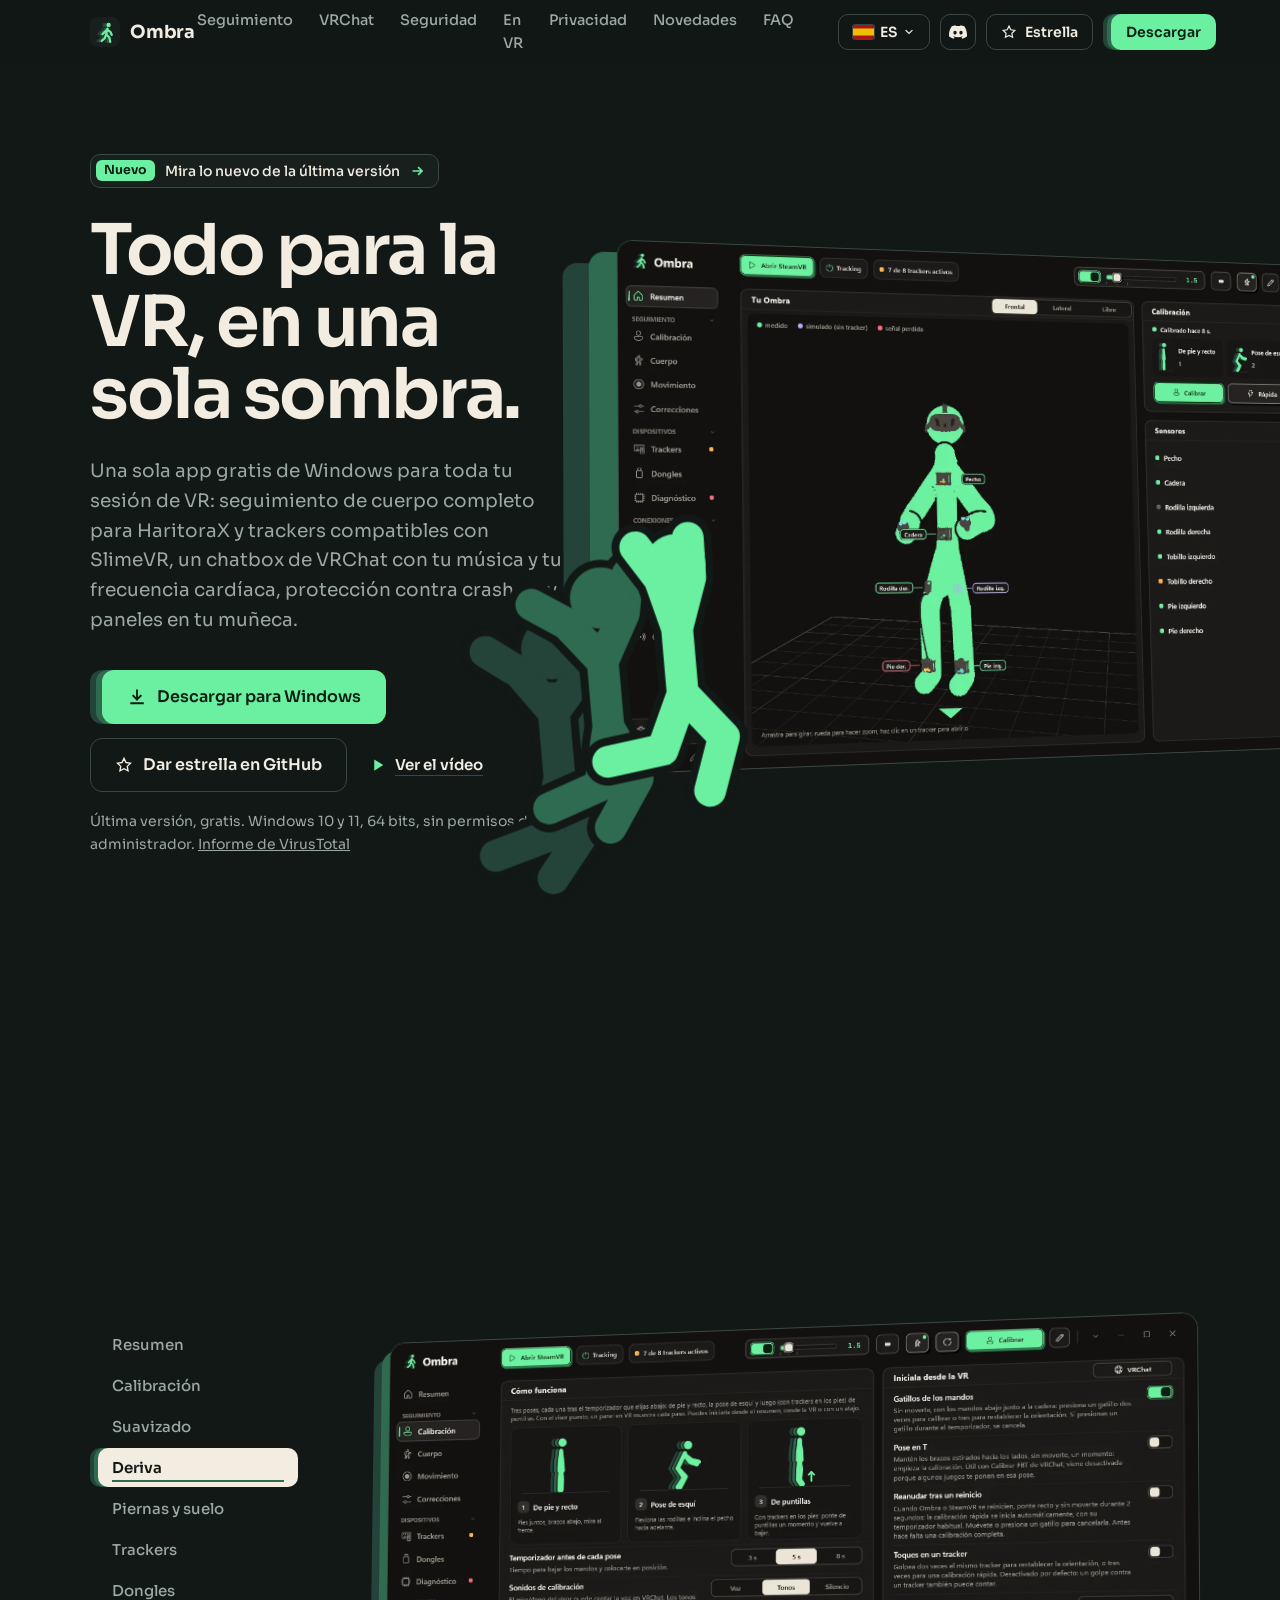
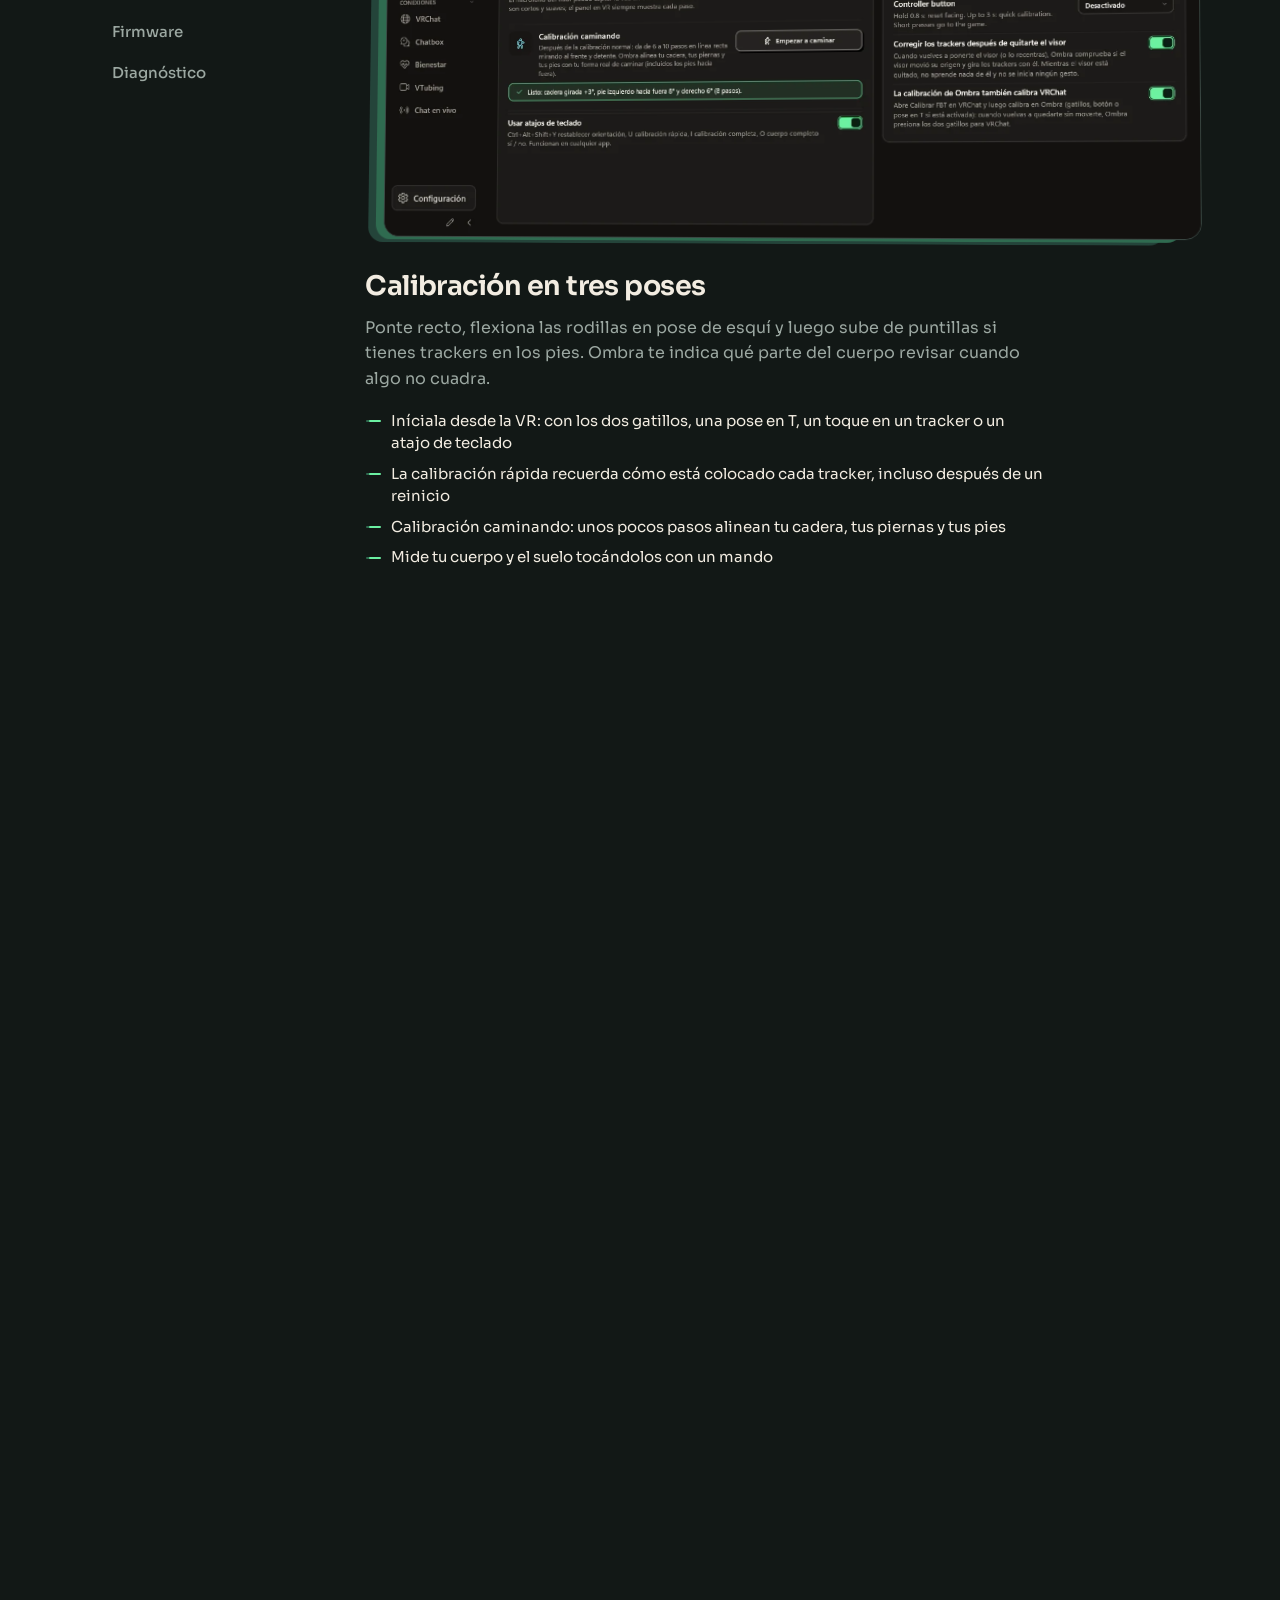
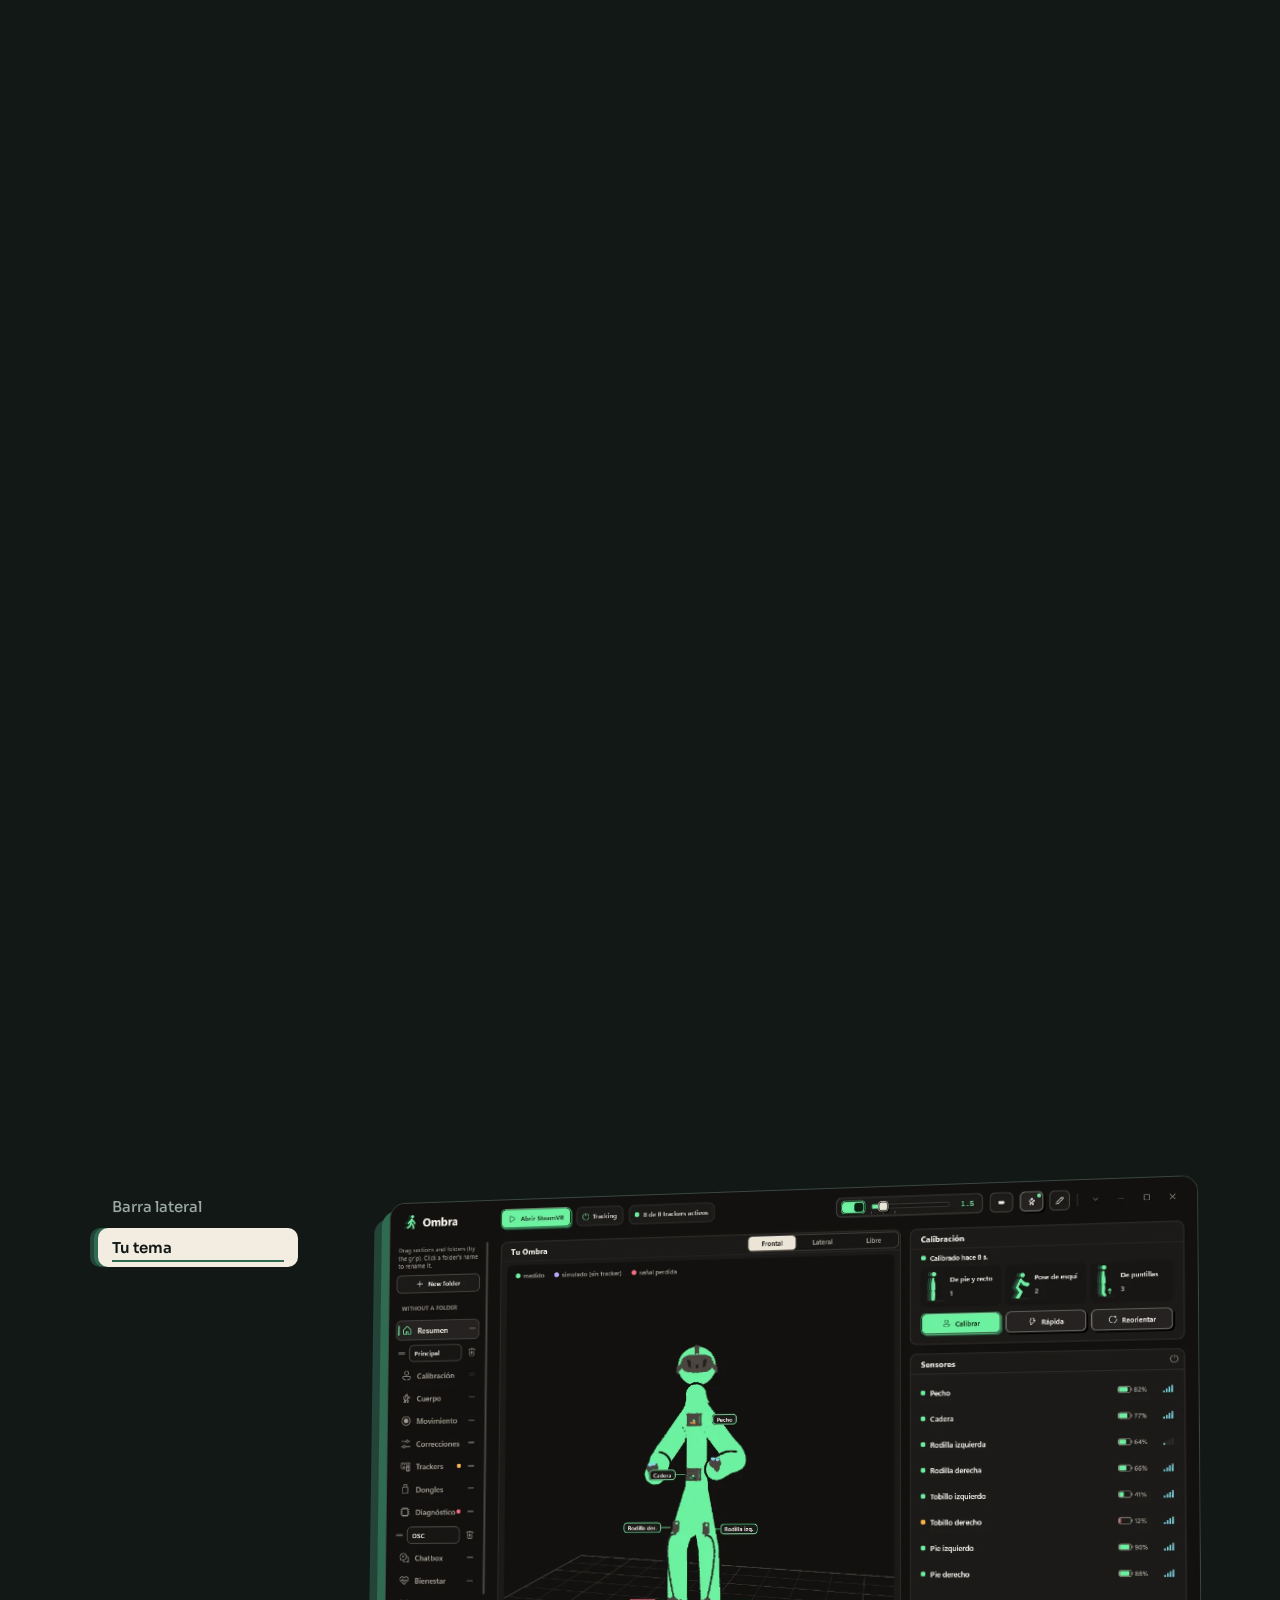
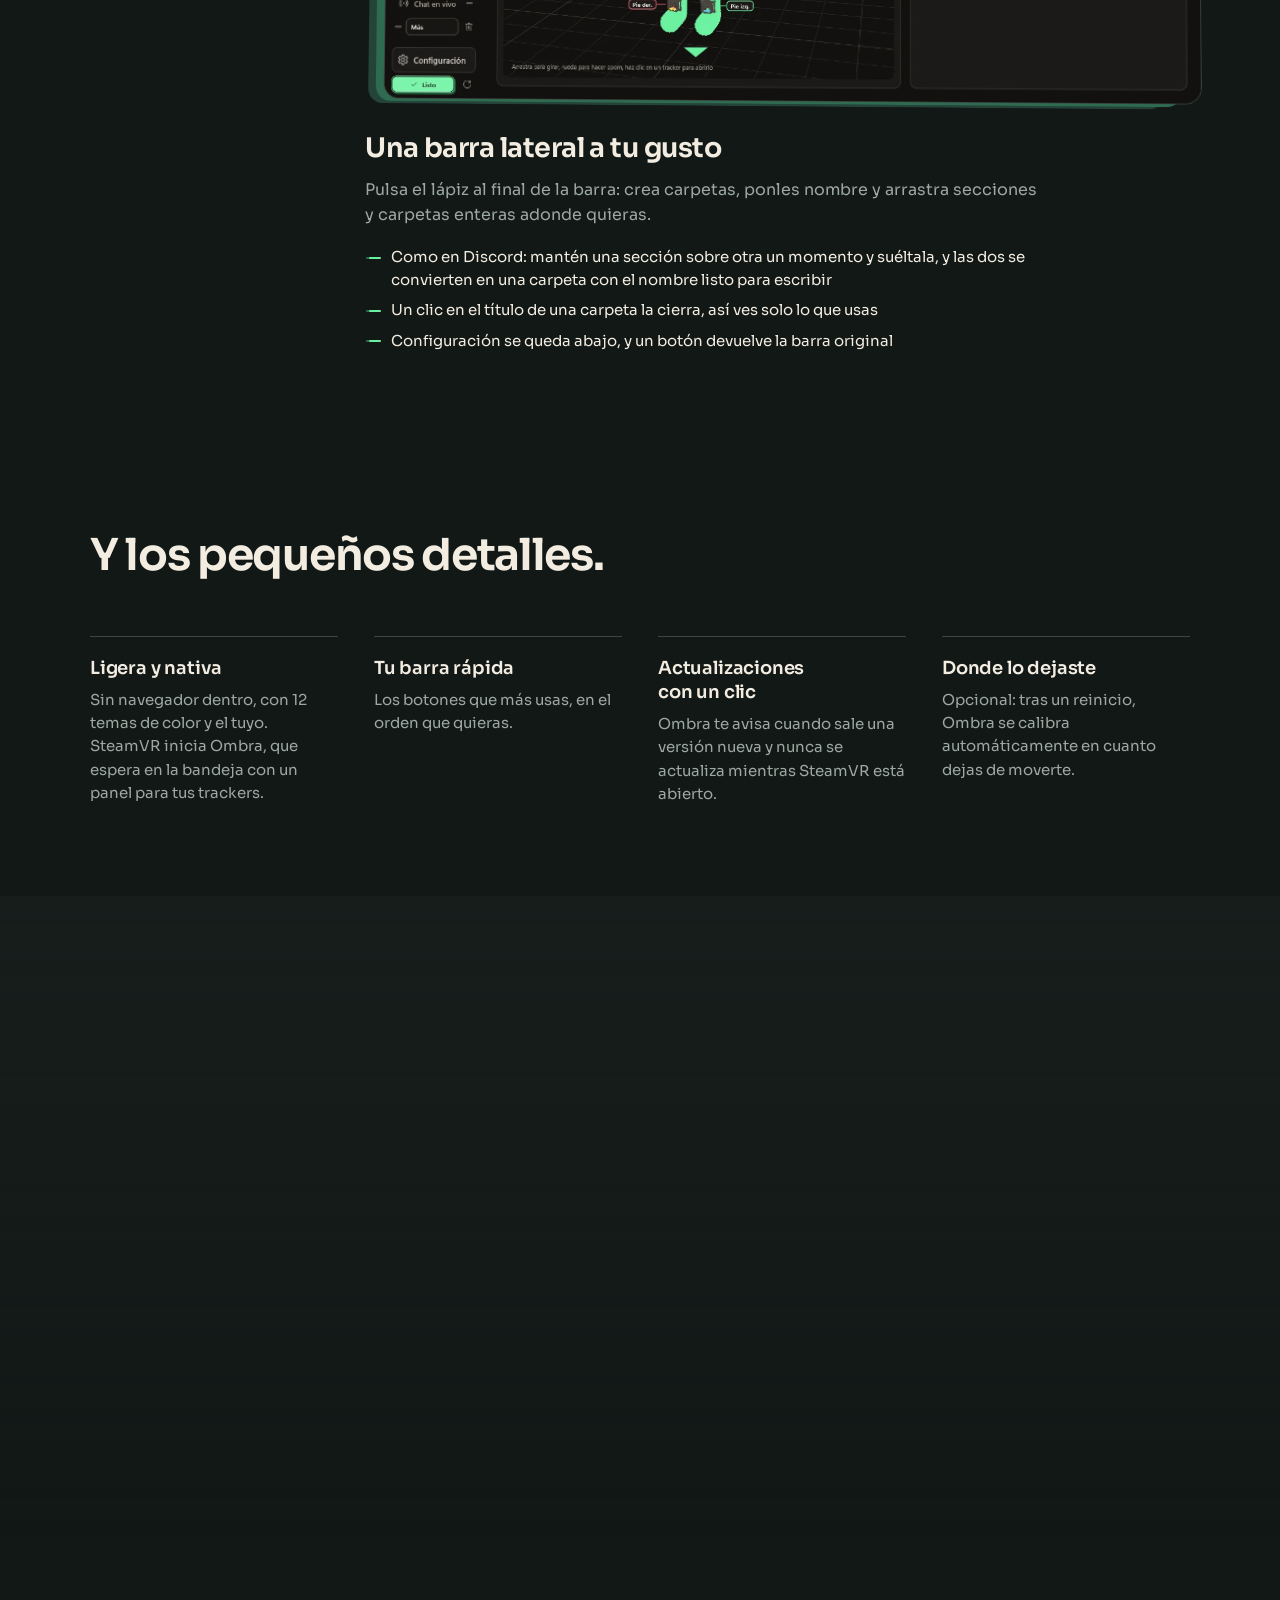
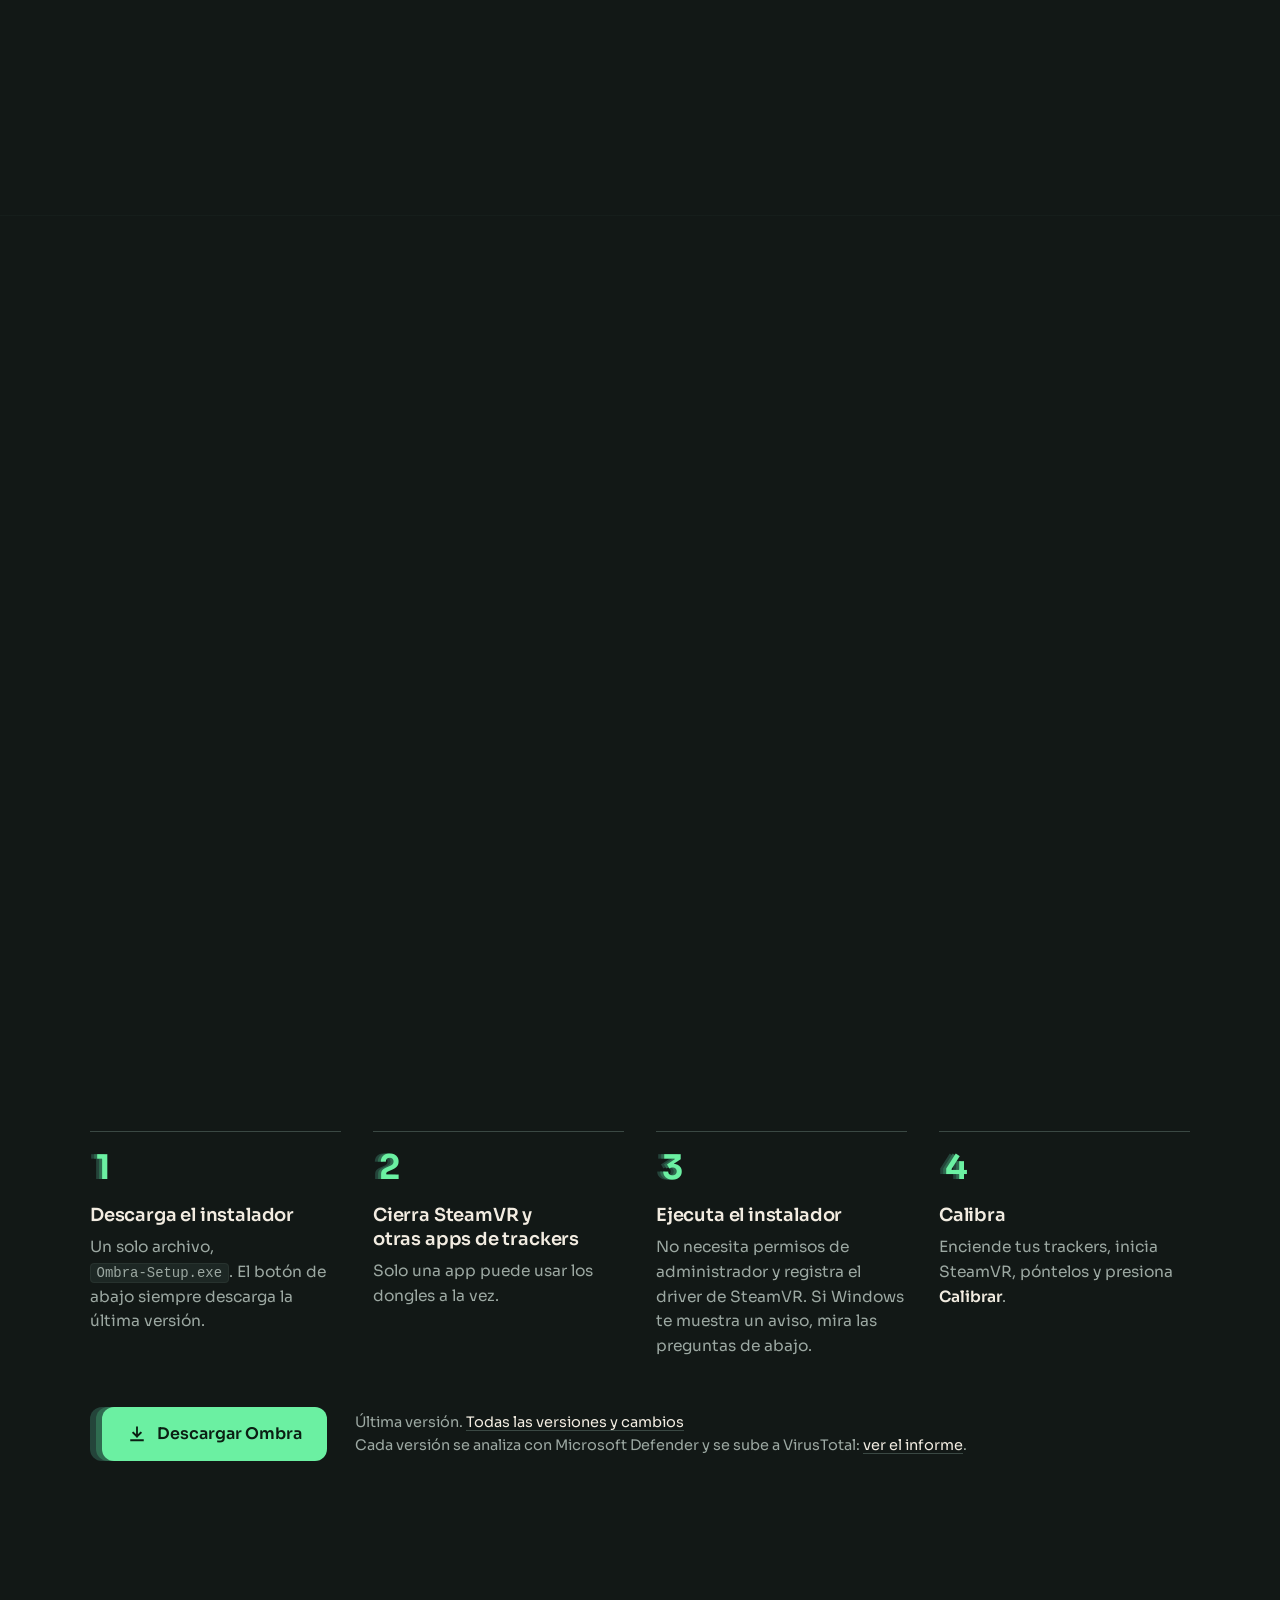
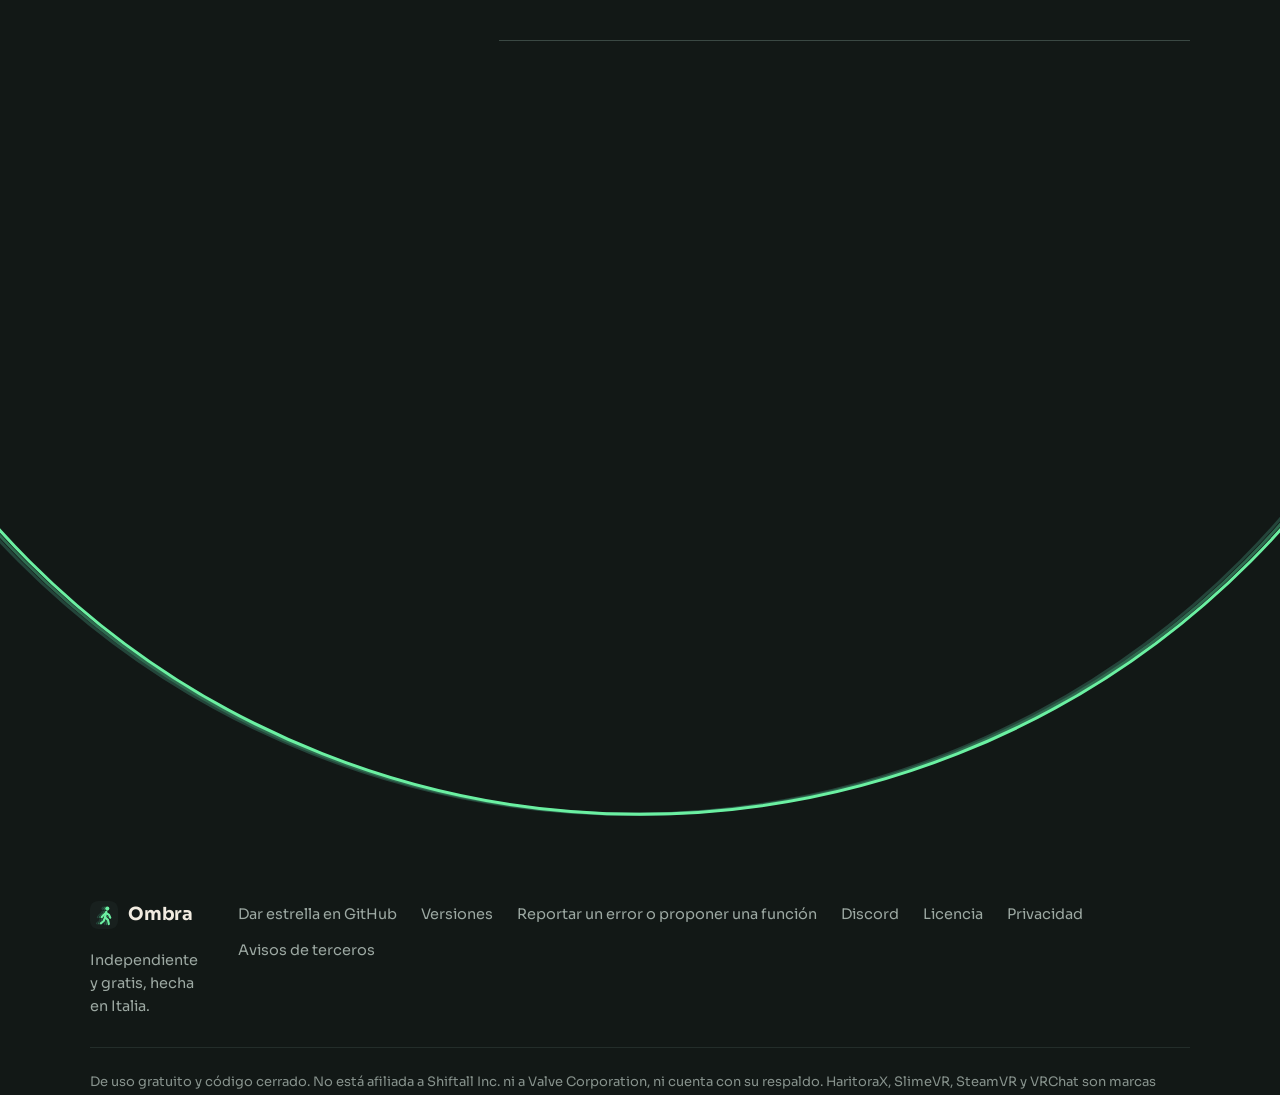
<file: site/es/index.html>
<!DOCTYPE html>
<!-- Template: texts live in site/i18n/<lang>.json; build with python tools/make_site.py.
     The page is one story: what Ombra is (hero), the things it does (chapters, each with its
     own screenshots), the small things, the privacy promise, install, the questions left. Nothing is
     said twice. -->
<html lang="es" data-t-menu-open="Abrir menú" data-t-menu-close="Cerrar menú" data-t-version="Versión {v}">
<head>
<meta charset="utf-8">
<meta name="viewport" content="width=device-width, initial-scale=1">
<meta name="color-scheme" content="dark">
<meta name="theme-color" content="#121816">
<title>Ombra: full body tracking gratis y app de VRChat en SteamVR</title>
<meta name="description" content="App gratis para Windows: seguimiento de cuerpo completo (full body) con HaritoraX y SlimeVR en SteamVR, chatbox de VRChat con pulso y anti-crashers.">
<meta name="robots" content="index, follow, max-image-preview:large">
<link rel="canonical" href="https://thadoom.github.io/ombra/es/">
<link rel="alternate" hreflang="en" href="https://thadoom.github.io/ombra/">
<link rel="alternate" hreflang="it" href="https://thadoom.github.io/ombra/it/">
<link rel="alternate" hreflang="de" href="https://thadoom.github.io/ombra/de/">
<link rel="alternate" hreflang="fr" href="https://thadoom.github.io/ombra/fr/">
<link rel="alternate" hreflang="es" href="https://thadoom.github.io/ombra/es/">
<link rel="alternate" hreflang="pt-BR" href="https://thadoom.github.io/ombra/pt/">
<link rel="alternate" hreflang="ja" href="https://thadoom.github.io/ombra/ja/">
<link rel="alternate" hreflang="ko" href="https://thadoom.github.io/ombra/ko/">
<link rel="alternate" hreflang="zh-Hans" href="https://thadoom.github.io/ombra/zh/">
<link rel="alternate" hreflang="ru" href="https://thadoom.github.io/ombra/ru/">
<link rel="alternate" hreflang="x-default" href="https://thadoom.github.io/ombra/">
<meta property="og:type" content="website">
<meta property="og:site_name" content="Ombra">
<meta property="og:title" content="Ombra: todo para la VR, en una sola sombra">
<meta property="og:description" content="Seguimiento de cuerpo completo, chatbox de VRChat, protección contra crashers y paneles en VR en una sola app. Gratis para Windows y sin cuenta: tus datos se quedan en tu PC.">
<meta property="og:url" content="https://thadoom.github.io/ombra/es/">
<meta property="og:locale" content="es_ES">
<meta property="og:locale:alternate" content="en_US">
<meta property="og:locale:alternate" content="it_IT">
<meta property="og:locale:alternate" content="de_DE">
<meta property="og:locale:alternate" content="fr_FR">
<meta property="og:locale:alternate" content="pt_BR">
<meta property="og:locale:alternate" content="ja_JP">
<meta property="og:locale:alternate" content="ko_KR">
<meta property="og:locale:alternate" content="zh_CN">
<meta property="og:locale:alternate" content="ru_RU">
<meta property="og:image" content="https://thadoom.github.io/ombra/assets/og.png?v=4">
<meta property="og:image:width" content="1200">
<meta property="og:image:height" content="630">
<meta property="og:image:alt" content="Ombra: todo para la VR, en una sola sombra">
<meta name="twitter:card" content="summary_large_image">
<meta name="twitter:image" content="https://thadoom.github.io/ombra/assets/og.png?v=4">
<link rel="icon" href="../assets/logo.svg" type="image/svg+xml">
<link rel="icon" href="../assets/favicon-32.png" type="image/png" sizes="32x32">
<link rel="apple-touch-icon" href="../assets/apple-touch-icon.png">
<link rel="preload" href="../assets/fonts/sora.woff2" as="font" type="font/woff2" crossorigin>
<link rel="preconnect" href="https://api.github.com" crossorigin>
<link rel="stylesheet" href="../style.css?v=22">
<script>
  // entrance animations hide content until main.js plays them; if it never does, show everything
  document.documentElement.classList.add("js");
  setTimeout(function () { var h = document.documentElement; if (!h.classList.contains("loaded")) h.classList.remove("js"); }, 3000);
</script>
<script type="application/ld+json">{"@context":"https://schema.org","@type":"SoftwareApplication","name":"Ombra","operatingSystem":"Windows 10, Windows 11","applicationCategory":"UtilitiesApplication","description":"App gratis para Windows: seguimiento de cuerpo completo (full body) con HaritoraX y SlimeVR en SteamVR, chatbox de VRChat con pulso y anti-crashers.","inLanguage":"es","featureList":["Seguimiento de cuerpo completo que se mueve como tu sombra.","Tu cuerpo, en tiempo real","Calibración en tres poses","Suavizado a tu medida","La deriva, bajo control mientras juegas","Piernas, pies y suelo","Cada tracker, al detalle","Dongles y canales de radio","Firmware, desde la misma ventana","¿Es la señal o tu PC?","Tu chatbox de VRChat, con tu música y tus latidos.","Tu propio chatbox","Hecha para VRChat","Después de un crash, Ombra te dice quién fue.","Sin quitarte nunca el visor.","Un centro de control en tu muñeca","Una pestaña en el panel de SteamVR","Haz Ombra a tu manera.","Una barra lateral a tu gusto","Un tema propio","Y los pequeños detalles.","Ligera y nativa","Tu barra rápida","Actualizaciones con un clic","Donde lo dejaste"],"downloadUrl":"https://github.com/thadoom/ombra/releases/latest/download/Ombra-Setup.exe","offers":{"@type":"Offer","price":"0","priceCurrency":"USD"},"screenshot":["https://thadoom.github.io/ombra/assets/screens/home.es.webp","https://thadoom.github.io/ombra/assets/screens/calib.es.webp","https://thadoom.github.io/ombra/assets/screens/tuning.es.webp","https://thadoom.github.io/ombra/assets/screens/tuning-drift.es.webp","https://thadoom.github.io/ombra/assets/screens/tuning-body.es.webp","https://thadoom.github.io/ombra/assets/screens/trackers.es.webp","https://thadoom.github.io/ombra/assets/screens/dongles.es.webp","https://thadoom.github.io/ombra/assets/screens/firmware.es.webp","https://thadoom.github.io/ombra/assets/screens/health.es.webp","https://thadoom.github.io/ombra/assets/screens/chatbox.es.webp","https://thadoom.github.io/ombra/assets/screens/vrchat.es.webp","https://thadoom.github.io/ombra/assets/screens/safety.es.webp","https://thadoom.github.io/ombra/assets/screens/wrist.es.webp","https://thadoom.github.io/ombra/assets/screens/dashboard.es.webp","https://thadoom.github.io/ombra/assets/screens/sidebar.es.webp","https://thadoom.github.io/ombra/assets/screens/themes.es.webp"],"image":"https://thadoom.github.io/ombra/assets/og.png","isAccessibleForFree":true,"author":{"@type":"Person","name":"thadoom","url":"https://github.com/thadoom"},"license":"https://thadoom.github.io/ombra/legal.html#license","url":"https://thadoom.github.io/ombra/es/"}</script>
<script type="application/ld+json">{"@context":"https://schema.org","@type":"FAQPage","inLanguage":"es","mainEntity":[{"@type":"Question","name":"¿Necesito otra app para mis trackers?","acceptedAnswer":{"@type":"Answer","text":"No. Ombra lee los dongles por su cuenta, vincula los trackers y actualiza el firmware con los archivos originales de Shiftall. Mantén cerradas las otras apps de trackers mientras Ombra esté abierta."}},{"@type":"Question","name":"¿Qué trackers y dongles son compatibles?","acceptedAnswer":{"@type":"Answer","text":"HaritoraX 2, 2 Pro y Wireless con dongles GX2 o GX6, y trackers compatibles con SlimeVR por Wi-Fi o con un receptor USB, por ejemplo Butterfly y Smol Slime. Los trackers de estaciones base como los Vive trackers se pueden alinear con unas Quest, y Ombra también puede suavizar otros trackers IMU que ya estén en SteamVR. HaritoraX 1 (con cables) no es compatible."}},{"@type":"Question","name":"¿Funciona con Quest?","acceptedAnswer":{"@type":"Answer","text":"Sí. Desde tu PC, a través de SteamVR, por cable o de forma inalámbrica. Con VRChat funcionando en el propio Quest, Ombra envía tu cuerpo por OSC desde tu PC, sin SteamVR."}},{"@type":"Question","name":"¿Por qué Windows me avisa sobre el instalador?","acceptedAnswer":{"@type":"Answer","text":"El instalador todavía no tiene firma de código, así que SmartScreen no lo reconoce. Haz clic en Más información y luego en Ejecutar de todas formas. Ombra se instala en tu carpeta de usuario y no necesita permisos de administrador."}},{"@type":"Question","name":"¿Cómo aparece Ombra en SteamVR?","acceptedAnswer":{"@type":"Answer","text":"El instalador configura el driver propio de Ombra para SteamVR. Tus trackers aparecen en SteamVR con sus funciones ya asignadas (cadera, pecho, rodillas, pies, codos), y SteamVR abre Ombra por ti."}},{"@type":"Question","name":"¿Afecta a mi visor, a mis mandos o a mis estaciones base?","acceptedAnswer":{"@type":"Answer","text":"No. Los dispositivos Lighthouse, los visores y los mandos nunca se modifican. El driver solo crea los trackers virtuales de Ombra y, solo si lo activas, suaviza otros trackers IMU."}},{"@type":"Question","name":"¿Necesito trackers?","acceptedAnswer":{"@type":"Answer","text":"No. Mucha gente usa Ombra solo para el chatbox, las herramientas de VRChat y el cuerpo sacado del visor. Elige Sin trackers en la instalación y Ombra nunca te pedirá un dongle."}},{"@type":"Question","name":"¿Puedo probarla sin trackers?","acceptedAnswer":{"@type":"Answer","text":"Sí. Ejecuta Ombra.exe --demo para tener ocho trackers de demostración en un GX2 y un GX6. La demo nunca toca los puertos COM, el Bluetooth, SteamVR ni tu configuración."}},{"@type":"Question","name":"¿En qué idiomas está Ombra?","acceptedAnswer":{"@type":"Answer","text":"La app y esta web están en inglés, italiano, alemán, francés, español, portugués de Brasil, japonés, coreano, chino simplificado y ruso. Ombra usa el idioma de tu Windows y puedes cambiarlo en Configuración."}},{"@type":"Question","name":"¿Tiene relación con Shiftall o con Valve?","acceptedAnswer":{"@type":"Answer","text":"No. Ombra es un proyecto independiente, gratis para descargar y usar. El código fuente no es público; puedes proponer funciones, extensiones y traducciones en GitHub."}},{"@type":"Question","name":"¿Se usó IA para hacer Ombra?","acceptedAnswer":{"@type":"Answer","text":"Sí. Ombra es obra de un solo desarrollador con herramientas de IA, sobre todo Claude de Anthropic, para investigación, código, pruebas y traducciones. Qué hace Ombra lo decide el desarrollador, que aprueba cada versión. Ningún generador de imágenes con IA: las capturas son reales de la app. Dentro de Ombra, solo el dictado al chatbox, opcional, usa IA: el modelo Whisper funciona en tu PC y tu voz nunca sale de él."}}]}</script>
</head>
<body>
<a class="skip" href="#main">Saltar al contenido</a>

<header class="nav" id="top">
  <div class="nav-bg" aria-hidden="true"></div>
  <div class="wrap nav-in">
    <a class="brand" href="#top" aria-label="Ombra, volver arriba"><img src="../assets/logo.svg" alt="" width="30" height="30"><span>Ombra</span></a>
    <nav aria-label="Principal">
      <ul class="nav-links">
        <li><a href="#tracking">Seguimiento</a></li>
        <li><a href="#vrchat">VRChat</a></li>
        <li><a href="#safety">Seguridad</a></li>
        <li><a href="#in-vr">En VR</a></li>
        <li><a href="#privacy">Privacidad</a></li>
        <li><a href="#news">Novedades</a></li>
        <li><a href="#faq">FAQ</a></li>
      </ul>
    </nav>
    <div class="nav-actions">
<details class="langs"><summary class="btn btn-quiet btn-sm" aria-label="Idioma"><svg class="flag" aria-hidden="true" viewBox="0 0 30 20" width="21" height="14"><rect width="30" height="20" fill="#aa151b"/><rect y="5" width="30" height="10" fill="#f1bf00"/></svg><span>ES</span><svg aria-hidden="true" class="chev" viewBox="0 0 24 24" width="12" height="12"><path d="M6 9l6 6 6-6" fill="none" stroke="currentColor" stroke-width="2.4" stroke-linecap="square" stroke-linejoin="miter"/></svg></summary><ul class="langs-menu"><li><a href="../" hreflang="en" lang="en"><svg class="flag" aria-hidden="true" viewBox="0 0 30 20" width="21" height="14"><rect width="30" height="20" fill="#012169"/><path d="M0 0L30 20M30 0L0 20" stroke="#fff" stroke-width="4"/><path d="M0 0L30 20M30 0L0 20" stroke="#c8102e" stroke-width="1.4"/><path d="M15 0V20M0 10H30" stroke="#fff" stroke-width="6"/><path d="M15 0V20M0 10H30" stroke="#c8102e" stroke-width="3.4"/></svg><span>English</span></a></li><li><a href="../it/" hreflang="it" lang="it"><svg class="flag" aria-hidden="true" viewBox="0 0 30 20" width="21" height="14"><rect x="0.00" y="0" width="10.05" height="20" fill="#009246"/><rect x="10.00" y="0" width="10.05" height="20" fill="#ffffff"/><rect x="20.00" y="0" width="10.05" height="20" fill="#ce2b37"/></svg><span>Italiano</span></a></li><li><a href="../de/" hreflang="de" lang="de"><svg class="flag" aria-hidden="true" viewBox="0 0 30 20" width="21" height="14"><rect x="0" y="0.00" width="30" height="6.72" fill="#000000"/><rect x="0" y="6.67" width="30" height="6.72" fill="#dd0000"/><rect x="0" y="13.33" width="30" height="6.72" fill="#ffce00"/></svg><span>Deutsch</span></a></li><li><a href="../fr/" hreflang="fr" lang="fr"><svg class="flag" aria-hidden="true" viewBox="0 0 30 20" width="21" height="14"><rect x="0.00" y="0" width="10.05" height="20" fill="#0055a4"/><rect x="10.00" y="0" width="10.05" height="20" fill="#ffffff"/><rect x="20.00" y="0" width="10.05" height="20" fill="#ef4135"/></svg><span>Français</span></a></li><li><a href="../es/" hreflang="es" lang="es" aria-current="true"><svg class="flag" aria-hidden="true" viewBox="0 0 30 20" width="21" height="14"><rect width="30" height="20" fill="#aa151b"/><rect y="5" width="30" height="10" fill="#f1bf00"/></svg><span>Español</span></a></li><li><a href="../pt/" hreflang="pt-BR" lang="pt-BR"><svg class="flag" aria-hidden="true" viewBox="0 0 30 20" width="21" height="14"><rect width="30" height="20" fill="#009c3b"/><polygon points="15,2.2 27.6,10 15,17.8 2.4,10" fill="#ffdf00"/><circle cx="15" cy="10" r="4.6" fill="#002776"/></svg><span>Português (Brasil)</span></a></li><li><a href="../ja/" hreflang="ja" lang="ja"><svg class="flag" aria-hidden="true" viewBox="0 0 30 20" width="21" height="14"><rect width="30" height="20" fill="#ffffff"/><circle cx="15" cy="10" r="6" fill="#bc002d"/></svg><span>日本語</span></a></li><li><a href="../ko/" hreflang="ko" lang="ko"><svg class="flag" aria-hidden="true" viewBox="0 0 30 20" width="21" height="14"><rect width="30" height="20" fill="#ffffff"/><g transform="rotate(33.7 15 10)"><path d="M10 10a5 5 0 0 1 10 0a2.5 2.5 0 0 1-5 0a2.5 2.5 0 0 0-5 0z" fill="#cd2e3a"/><path d="M20 10a5 5 0 0 1-10 0a2.5 2.5 0 0 1 5 0a2.5 2.5 0 0 0 5 0z" fill="#0047a0"/></g><g fill="#000"><rect x="3.4" y="3.2" width="4.6" height="1"/><rect x="3.4" y="4.8" width="4.6" height="1"/><rect x="22" y="14.2" width="4.6" height="1"/><rect x="22" y="15.8" width="4.6" height="1"/><rect x="22" y="3.2" width="4.6" height="1"/><rect x="3.4" y="15.8" width="4.6" height="1"/></g></svg><span>한국어</span></a></li><li><a href="../zh/" hreflang="zh-Hans" lang="zh-Hans"><svg class="flag" aria-hidden="true" viewBox="0 0 30 20" width="21" height="14"><rect width="30" height="20" fill="#de2910"/><polygon points="5.00,2.00 5.67,4.07 7.85,4.07 6.09,5.35 6.76,7.43 5.00,6.15 3.24,7.43 3.91,5.35 2.15,4.07 4.33,4.07" fill="#ffde00"/><polygon points="10.39,1.08 10.33,1.80 11.00,2.09 10.29,2.25 10.22,2.97 9.85,2.35 9.14,2.52 9.62,1.97 9.25,1.34 9.91,1.63" fill="#ffde00"/><polygon points="12.71,3.29 12.38,3.94 12.89,4.45 12.17,4.34 11.84,4.99 11.73,4.27 11.01,4.16 11.66,3.83 11.55,3.11 12.06,3.62" fill="#ffde00"/><polygon points="12.94,6.66 12.37,7.11 12.62,7.79 12.01,7.38 11.44,7.83 11.64,7.13 11.04,6.72 11.76,6.70 11.97,6.00 12.21,6.68" fill="#ffde00"/><polygon points="10.34,8.06 10.32,8.79 11.00,9.03 10.30,9.24 10.28,9.96 9.87,9.36 9.17,9.56 9.62,8.99 9.21,8.38 9.89,8.63" fill="#ffde00"/></svg><span>简体中文</span></a></li><li><a href="../ru/" hreflang="ru" lang="ru"><svg class="flag" aria-hidden="true" viewBox="0 0 30 20" width="21" height="14"><rect x="0" y="0.00" width="30" height="6.72" fill="#ffffff"/><rect x="0" y="6.67" width="30" height="6.72" fill="#0039a6"/><rect x="0" y="13.33" width="30" height="6.72" fill="#d52b1e"/></svg><span>Русский</span></a></li></ul></details>
      <a class="btn btn-quiet btn-sm btn-icon nav-discord" href="https://discord.gg/vFejerFCWA" target="_blank" rel="noopener" aria-label="Ombra en Discord" title="Discord"><svg class="i-discord" aria-hidden="true" viewBox="0 0 24 24" width="18" height="18"><path fill="currentColor" d="M20.32 4.37a19.8 19.8 0 0 0-4.89-1.52.07.07 0 0 0-.08.04c-.21.37-.44.86-.6 1.25a18.3 18.3 0 0 0-5.49 0 12.6 12.6 0 0 0-.62-1.25.08.08 0 0 0-.08-.04 19.7 19.7 0 0 0-4.88 1.52.07.07 0 0 0-.03.03C.53 9.05-.32 13.58.1 18.06a.08.08 0 0 0 .03.05 19.9 19.9 0 0 0 5.99 3.03.08.08 0 0 0 .09-.03c.46-.63.87-1.3 1.22-1.99a.08.08 0 0 0-.04-.1 13.1 13.1 0 0 1-1.87-.9.08.08 0 0 1 0-.12l.37-.3a.07.07 0 0 1 .08 0c3.93 1.8 8.18 1.8 12.06 0a.07.07 0 0 1 .08 0l.37.3a.08.08 0 0 1 0 .12c-.6.35-1.22.65-1.87.9a.08.08 0 0 0-.04.1c.36.7.77 1.36 1.22 1.99a.08.08 0 0 0 .09.03 19.8 19.8 0 0 0 6-3.03.08.08 0 0 0 .03-.05c.5-5.18-.84-9.68-3.55-13.66a.06.06 0 0 0-.03-.03ZM8.02 15.33c-1.18 0-2.16-1.08-2.16-2.42 0-1.33.96-2.42 2.16-2.42 1.21 0 2.18 1.1 2.16 2.42 0 1.34-.96 2.42-2.16 2.42Zm7.97 0c-1.18 0-2.15-1.08-2.15-2.42 0-1.33.95-2.42 2.15-2.42 1.21 0 2.18 1.1 2.16 2.42 0 1.34-.95 2.42-2.16 2.42Z"/></svg></a>
      <a class="btn btn-quiet btn-sm js-star" href="https://github.com/thadoom/ombra" target="_blank" rel="noopener">
        <svg class="i-star" aria-hidden="true" viewBox="0 0 24 24" width="16" height="16"><path d="m12 3.2 2.7 5.5 6 .9-4.35 4.25 1.03 6-5.38-2.83-5.38 2.83 1.03-6L3.3 9.6l6-.9Z"/></svg>
        Estrella<span class="count" hidden></span>
      </a>
      <a class="btn btn-primary btn-sm js-download" href="https://github.com/thadoom/ombra/releases/latest/download/Ombra-Setup.exe" download>Descargar</a>
    </div>
    <button class="nav-toggle" type="button" aria-expanded="false" aria-controls="mobile-menu" aria-label="Abrir menú"><span></span><span></span></button>
  </div>
  <div class="mobile-menu" id="mobile-menu" hidden>
    <a href="#tracking">Seguimiento</a>
    <a href="#vrchat">VRChat</a>
    <a href="#safety">Seguridad</a>
    <a href="#in-vr">En VR</a>
    <a href="#privacy">Privacidad</a>
    <a href="#news">Novedades</a>
    <a href="#install">Instalar</a>
    <a href="#faq">FAQ</a>
    <a class="js-star" href="https://github.com/thadoom/ombra" target="_blank" rel="noopener">Dar estrella en GitHub</a>
    <a class="m-discord" href="https://discord.gg/vFejerFCWA" target="_blank" rel="noopener"><svg class="i-discord" aria-hidden="true" viewBox="0 0 24 24" width="18" height="18"><path fill="currentColor" d="M20.32 4.37a19.8 19.8 0 0 0-4.89-1.52.07.07 0 0 0-.08.04c-.21.37-.44.86-.6 1.25a18.3 18.3 0 0 0-5.49 0 12.6 12.6 0 0 0-.62-1.25.08.08 0 0 0-.08-.04 19.7 19.7 0 0 0-4.88 1.52.07.07 0 0 0-.03.03C.53 9.05-.32 13.58.1 18.06a.08.08 0 0 0 .03.05 19.9 19.9 0 0 0 5.99 3.03.08.08 0 0 0 .09-.03c.46-.63.87-1.3 1.22-1.99a.08.08 0 0 0-.04-.1 13.1 13.1 0 0 1-1.87-.9.08.08 0 0 1 0-.12l.37-.3a.07.07 0 0 1 .08 0c3.93 1.8 8.18 1.8 12.06 0a.07.07 0 0 1 .08 0l.37.3a.08.08 0 0 1 0 .12c-.6.35-1.22.65-1.87.9a.08.08 0 0 0-.04.1c.36.7.77 1.36 1.22 1.99a.08.08 0 0 0 .09.03 19.8 19.8 0 0 0 6-3.03.08.08 0 0 0 .03-.05c.5-5.18-.84-9.68-3.55-13.66a.06.06 0 0 0-.03-.03ZM8.02 15.33c-1.18 0-2.16-1.08-2.16-2.42 0-1.33.96-2.42 2.16-2.42 1.21 0 2.18 1.1 2.16 2.42 0 1.34-.96 2.42-2.16 2.42Zm7.97 0c-1.18 0-2.15-1.08-2.15-2.42 0-1.33.95-2.42 2.15-2.42 1.21 0 2.18 1.1 2.16 2.42 0 1.34-.95 2.42-2.16 2.42Z"/></svg>Unirse al Discord</a>
    <div class="langs-mobile"><a href="../" hreflang="en" lang="en"><svg class="flag" aria-hidden="true" viewBox="0 0 30 20" width="21" height="14"><rect width="30" height="20" fill="#012169"/><path d="M0 0L30 20M30 0L0 20" stroke="#fff" stroke-width="4"/><path d="M0 0L30 20M30 0L0 20" stroke="#c8102e" stroke-width="1.4"/><path d="M15 0V20M0 10H30" stroke="#fff" stroke-width="6"/><path d="M15 0V20M0 10H30" stroke="#c8102e" stroke-width="3.4"/></svg><span>English</span></a><a href="../it/" hreflang="it" lang="it"><svg class="flag" aria-hidden="true" viewBox="0 0 30 20" width="21" height="14"><rect x="0.00" y="0" width="10.05" height="20" fill="#009246"/><rect x="10.00" y="0" width="10.05" height="20" fill="#ffffff"/><rect x="20.00" y="0" width="10.05" height="20" fill="#ce2b37"/></svg><span>Italiano</span></a><a href="../de/" hreflang="de" lang="de"><svg class="flag" aria-hidden="true" viewBox="0 0 30 20" width="21" height="14"><rect x="0" y="0.00" width="30" height="6.72" fill="#000000"/><rect x="0" y="6.67" width="30" height="6.72" fill="#dd0000"/><rect x="0" y="13.33" width="30" height="6.72" fill="#ffce00"/></svg><span>Deutsch</span></a><a href="../fr/" hreflang="fr" lang="fr"><svg class="flag" aria-hidden="true" viewBox="0 0 30 20" width="21" height="14"><rect x="0.00" y="0" width="10.05" height="20" fill="#0055a4"/><rect x="10.00" y="0" width="10.05" height="20" fill="#ffffff"/><rect x="20.00" y="0" width="10.05" height="20" fill="#ef4135"/></svg><span>Français</span></a><a href="../pt/" hreflang="pt-BR" lang="pt-BR"><svg class="flag" aria-hidden="true" viewBox="0 0 30 20" width="21" height="14"><rect width="30" height="20" fill="#009c3b"/><polygon points="15,2.2 27.6,10 15,17.8 2.4,10" fill="#ffdf00"/><circle cx="15" cy="10" r="4.6" fill="#002776"/></svg><span>Português (Brasil)</span></a><a href="../ja/" hreflang="ja" lang="ja"><svg class="flag" aria-hidden="true" viewBox="0 0 30 20" width="21" height="14"><rect width="30" height="20" fill="#ffffff"/><circle cx="15" cy="10" r="6" fill="#bc002d"/></svg><span>日本語</span></a><a href="../ko/" hreflang="ko" lang="ko"><svg class="flag" aria-hidden="true" viewBox="0 0 30 20" width="21" height="14"><rect width="30" height="20" fill="#ffffff"/><g transform="rotate(33.7 15 10)"><path d="M10 10a5 5 0 0 1 10 0a2.5 2.5 0 0 1-5 0a2.5 2.5 0 0 0-5 0z" fill="#cd2e3a"/><path d="M20 10a5 5 0 0 1-10 0a2.5 2.5 0 0 1 5 0a2.5 2.5 0 0 0 5 0z" fill="#0047a0"/></g><g fill="#000"><rect x="3.4" y="3.2" width="4.6" height="1"/><rect x="3.4" y="4.8" width="4.6" height="1"/><rect x="22" y="14.2" width="4.6" height="1"/><rect x="22" y="15.8" width="4.6" height="1"/><rect x="22" y="3.2" width="4.6" height="1"/><rect x="3.4" y="15.8" width="4.6" height="1"/></g></svg><span>한국어</span></a><a href="../zh/" hreflang="zh-Hans" lang="zh-Hans"><svg class="flag" aria-hidden="true" viewBox="0 0 30 20" width="21" height="14"><rect width="30" height="20" fill="#de2910"/><polygon points="5.00,2.00 5.67,4.07 7.85,4.07 6.09,5.35 6.76,7.43 5.00,6.15 3.24,7.43 3.91,5.35 2.15,4.07 4.33,4.07" fill="#ffde00"/><polygon points="10.39,1.08 10.33,1.80 11.00,2.09 10.29,2.25 10.22,2.97 9.85,2.35 9.14,2.52 9.62,1.97 9.25,1.34 9.91,1.63" fill="#ffde00"/><polygon points="12.71,3.29 12.38,3.94 12.89,4.45 12.17,4.34 11.84,4.99 11.73,4.27 11.01,4.16 11.66,3.83 11.55,3.11 12.06,3.62" fill="#ffde00"/><polygon points="12.94,6.66 12.37,7.11 12.62,7.79 12.01,7.38 11.44,7.83 11.64,7.13 11.04,6.72 11.76,6.70 11.97,6.00 12.21,6.68" fill="#ffde00"/><polygon points="10.34,8.06 10.32,8.79 11.00,9.03 10.30,9.24 10.28,9.96 9.87,9.36 9.17,9.56 9.62,8.99 9.21,8.38 9.89,8.63" fill="#ffde00"/></svg><span>简体中文</span></a><a href="../ru/" hreflang="ru" lang="ru"><svg class="flag" aria-hidden="true" viewBox="0 0 30 20" width="21" height="14"><rect x="0" y="0.00" width="30" height="6.72" fill="#ffffff"/><rect x="0" y="6.67" width="30" height="6.72" fill="#0039a6"/><rect x="0" y="13.33" width="30" height="6.72" fill="#d52b1e"/></svg><span>Русский</span></a></div>
  </div>
</header>

<main id="main">

<section class="hero" aria-labelledby="hero-title">
  <div class="wrap hero-in">
    <div class="hero-copy">
      <a class="hero-new" href="#news"><span class="hero-new-tag">Nuevo</span><span class="hero-new-text">Mira lo nuevo de la última versión</span><svg aria-hidden="true" viewBox="0 0 24 24" width="16" height="16"><path d="M5 12h13m0 0-5-5m5 5-5 5" fill="none" stroke="currentColor" stroke-width="2.4" stroke-linecap="square"/></svg></a>
      <h1 id="hero-title">Todo para la VR, en una sola sombra.</h1>
      <p class="lede">Una sola app gratis de Windows para toda tu sesión de VR: seguimiento de cuerpo completo para HaritoraX y trackers compatibles con SlimeVR, un chatbox de VRChat con tu música y tu frecuencia cardíaca, protección contra crashers y paneles en tu muñeca.</p>
      <div class="cta">
        <a class="btn btn-primary btn-lg js-download" href="https://github.com/thadoom/ombra/releases/latest/download/Ombra-Setup.exe" download>
          <svg aria-hidden="true" viewBox="0 0 24 24" width="20" height="20"><path d="M12 4v11m0 0-4.5-4.5M12 15l4.5-4.5M5 19.5h14" fill="none" stroke="currentColor" stroke-width="2.2" stroke-linecap="square" stroke-linejoin="miter"/></svg>
          Descargar para Windows
        </a>
        <a class="btn btn-quiet btn-lg js-star" href="https://github.com/thadoom/ombra" target="_blank" rel="noopener">
          <svg class="i-star" aria-hidden="true" viewBox="0 0 24 24" width="18" height="18"><path d="m12 3.2 2.7 5.5 6 .9-4.35 4.25 1.03 6-5.38-2.83-5.38 2.83 1.03-6L3.3 9.6l6-.9Z"/></svg>
          Dar estrella en GitHub<span class="count" hidden></span>
        </a>
        <!-- without script this link simply opens the video; with it, the video plays in the page -->
        <a class="watch js-watch" href="../assets/video/showcase.mp4">
          <svg aria-hidden="true" viewBox="0 0 24 24" width="18" height="18"><path d="M7 4.5v15l12-7.5Z" fill="currentColor"/></svg>
          Ver el vídeo
        </a>
      </div>
      <p class="hero-meta"><span class="js-release">Última versión</span>, gratis. Windows 10 y 11, 64 bits, sin permisos de administrador. <a href="../vt/" target="_blank" rel="noopener">Informe de VirusTotal</a></p>
    </div>
    <!-- the real app, recorded in demo mode (tools/shots/record.ps1); the screenshot is what shows until
         the video plays, and all there is with reduced motion. The same screen is described in the tour below. -->
    <div class="hero-art" aria-hidden="true">
      <div class="hero-stage">
        <i class="plane plane-far"></i><i class="plane plane-near"></i>
        <div class="hero-window">
          <img src="../assets/screens/home.es.webp" width="1440" height="900" alt="">
          <video muted loop playsinline preload="none" width="1440" height="900" tabindex="-1"></video>
        </div>
        <svg class="figure" viewBox="70 80 400 400" preserveAspectRatio="xMidYMid meet">
          <g class="echo echo-far"><path class="o"/><circle class="o" r="48"/><path class="f"/><circle class="f" r="38"/></g>
          <g class="echo echo-near"><path class="o"/><circle class="o" r="48"/><path class="f"/><circle class="f" r="38"/></g>
          <g class="echo echo-you"><path class="o"/><circle class="o" r="48"/><path class="f"/><circle class="f" r="38"/></g>
          <rect class="hit" x="222" y="92" width="128" height="374" rx="56"><title>Agárrame, lánzame, o tócame tres veces.</title></rect>
        </svg>
      </div>
    </div>
  </div>
</section>

<!-- 1. tracking -->
<section class="section chapter" id="tracking" aria-labelledby="tracking-title">
  <div class="wrap">
    <header class="section-head">
      <h2 id="tracking-title">Seguimiento de cuerpo completo que se mueve como tu sombra.</h2>
      <p>Ombra conecta por sí sola a SteamVR los trackers HaritoraX y los compatibles con SlimeVR, sin ninguna otra app. Construye tu cuerpo a partir de los sensores y tu visor, suaviza cada tracker y corrige la deriva mientras juegas.</p>
    </header>
    <div class="tour">
      <div class="rail pills" role="tablist" aria-label="Páginas de seguimiento" aria-orientation="vertical">
        <span class="pill" aria-hidden="true"><i></i><i></i><i></i></span>
        <button role="tab" id="t-home" aria-controls="p-home" aria-selected="true">Resumen</button>
        <button role="tab" id="t-calib" aria-controls="p-calib" aria-selected="false" tabindex="-1">Calibración</button>
        <button role="tab" id="t-smooth" aria-controls="p-smooth" aria-selected="false" tabindex="-1">Suavizado</button>
        <button role="tab" id="t-drift" aria-controls="p-drift" aria-selected="false" tabindex="-1">Deriva</button>
        <button role="tab" id="t-body" aria-controls="p-body" aria-selected="false" tabindex="-1">Piernas y suelo</button>
        <button role="tab" id="t-trackers" aria-controls="p-trackers" aria-selected="false" tabindex="-1">Trackers</button>
        <button role="tab" id="t-dongles" aria-controls="p-dongles" aria-selected="false" tabindex="-1">Dongles</button>
        <button role="tab" id="t-fw" aria-controls="p-fw" aria-selected="false" tabindex="-1">Firmware</button>
        <button role="tab" id="t-health" aria-controls="p-health" aria-selected="false" tabindex="-1">Diagnóstico</button>
      </div>
      <div class="stage">
        <div class="window">
          <div class="shots">
            <!-- data-clip: a recording of that page plays over its screenshot (tools/showcase/record_all.ps1) -->
            <img data-clip="hero" src="../assets/screens/home.es.webp" width="1440" height="900" alt="Página Resumen: un cuerpo 3D en tiempo real con ocho trackers, la lista de sensores con batería y frecuencia de actualización, y los controles rápidos de suavizado, Restablecer orientación y Calibrar.">
            <img data-clip="calib" hidden loading="lazy" src="../assets/screens/calib.es.webp" width="1440" height="900" alt="Página Calibración con las tarjetas de poses, los segmentos alineados, las opciones de inicio desde la VR y los atajos de teclado.">
            <img data-clip="tuning" hidden loading="lazy" src="../assets/screens/tuning.es.webp" width="1440" height="900" alt="Página Correcciones, pestaña Suavizado, con preajustes, controles deslizantes y estilos por tracker.">
            <img hidden loading="lazy" src="../assets/screens/tuning-drift.es.webp" width="1440" height="900" alt="Página Correcciones, pestaña Deriva, con las opciones de deriva y una tabla por segmento en tiempo real.">
            <img hidden loading="lazy" src="../assets/screens/tuning-body.es.webp" width="1440" height="900" alt="Página Correcciones, pestaña Piernas, con las opciones de piernas, la cobertura de cortes de señal y los trackers que ve SteamVR.">
            <img data-clip="trackers" hidden loading="lazy" src="../assets/screens/trackers.es.webp" width="1440" height="900" alt="Página Trackers con la lista de trackers y el panel de detalles del tracker del pecho.">
            <img hidden loading="lazy" src="../assets/screens/dongles.es.webp" width="1440" height="900" alt="Página Dongles con un GX2 y un GX6, sus módulos, ranuras y canales.">
            <img hidden loading="lazy" src="../assets/screens/firmware.es.webp" width="1440" height="900" alt="Página Firmware con cada tracker y dongle y su versión de firmware.">
            <img hidden loading="lazy" src="../assets/screens/health.es.webp" width="1440" height="900" alt="Página Diagnóstico: paquetes perdidos, señal y frecuencia de actualización real de cada tracker, junto a los fotogramas perdidos de SteamVR.">
          </div>
          <div class="sweep" aria-hidden="true"><i></i><i></i><i></i></div>
        </div>
        <div class="panel" role="tabpanel" id="p-home" aria-labelledby="t-home">
          <h3>Tu cuerpo, en tiempo real</h3>
          <p>El cuerpo que Ombra construye a partir de tus sensores y tu visor, en vista 3D frontal, lateral o libre. Cada tracker muestra si tiene seguimiento, si está simulado o si se ha quedado sin señal.</p>
          <ul class="ticks"><li>Batería, frecuencia y señal de cada sensor, de un vistazo</li><li>Codos a partir de tus mandos, sin trackers en los brazos</li><li>Calibrar, Rápida y Restablecer orientación, a un clic</li></ul>
        </div>
        <div class="panel" role="tabpanel" id="p-calib" aria-labelledby="t-calib" hidden>
          <h3>Calibración en tres poses</h3>
          <p>Ponte recto, flexiona las rodillas en pose de esquí y luego sube de puntillas si tienes trackers en los pies. Ombra te indica qué parte del cuerpo revisar cuando algo no cuadra.</p>
          <ul class="ticks"><li>Iníciala desde la VR: con los dos gatillos, una pose en T, un toque en un tracker o un atajo de teclado</li><li>La calibración rápida recuerda cómo está colocado cada tracker, incluso después de un reinicio</li><li>Calibración caminando: unos pocos pasos alinean tu cadera, tus piernas y tus pies</li><li>Mide tu cuerpo y el suelo tocándolos con un mando</li></ul>
        </div>
        <div class="panel" role="tabpanel" id="p-smooth" aria-labelledby="t-smooth" hidden>
          <h3>Suavizado a tu medida</h3>
          <p>Suave, Equilibrado, Reactivo o Desactivado, o el nivel que quieras con un control deslizante. Dale a un solo tracker su propio estilo, por ejemplo, unos pies más estables.</p>
          <ul class="ticks"><li>Al agacharte o saltar, el movimiento sigue siendo ágil</li><li>Cada pose lleva su velocidad, así que SteamVR la predice con precisión de fotograma</li><li>También puede suavizar otros trackers IMU en SteamVR, si quieres</li></ul>
        </div>
        <div class="panel" role="tabpanel" id="p-drift" aria-labelledby="t-drift" hidden>
          <h3>La deriva, bajo control mientras juegas</h3>
          <p>La corrección de deriva funciona mientras juegas, y una tabla en tiempo real muestra lo que hace en cada parte del cuerpo.</p>
          <ul class="ticks"><li>Menos reinicios, también en sesiones largas</li><li>Activa o desactiva cada una de sus partes</li><li>Mejora cuanto más juegas</li></ul>
        </div>
        <div class="panel" role="tabpanel" id="p-body" aria-labelledby="t-body" hidden>
          <h3>Piernas, pies y suelo</h3>
          <p>Tu cuerpo sigue siendo creíble: los pies quedan por encima del suelo y no se deslizan cuando están apoyados, y las rodillas nunca se doblan hacia atrás.</p>
          <ul class="ticks"><li>Tobillos que se flexionan, gracias al sensor de distancia de HaritoraX 2</li><li>Sentado y tumbado: Ombra encuentra solo la cama, el sofá o el suelo bajo ti</li><li>Cubre los cortes breves de señal con una pose estimada y fluida</li><li>Elige qué trackers ve SteamVR en cada juego</li></ul>
        </div>
        <div class="panel" role="tabpanel" id="p-trackers" aria-labelledby="t-trackers" hidden>
          <h3>Cada tracker, al detalle</h3>
          <p>Número de serie, firmware, ranura del dongle, voltaje de la batería, señal en ambos extremos, estado del magnetómetro y la frecuencia de actualización real.</p>
          <ul class="ticks"><li>Cambia la parte del cuerpo, la frecuencia de actualización (100 o 50 Hz) y el modo del sensor</li><li>Apaga la luz de estado cuando te grabes</li><li>Trackers compatibles con SlimeVR por Wi-Fi o con receptor USB: solo entran los tuyos, y un firewall que bloquea se arregla con un clic</li></ul>
        </div>
        <div class="panel" role="tabpanel" id="p-dongles" aria-labelledby="t-dongles" hidden>
          <h3>Dongles y canales de radio</h3>
          <p>Un GX2 tiene dos ranuras; un GX6 tiene tres módulos de radio con dos ranuras cada uno. Ombra muestra cada módulo, el tracker de cada ranura y su canal.</p>
          <ul class="ticks"><li>Vincula y desvincula trackers desde la app</li><li>Cambia de canal, con un aviso si dos módulos entran en conflicto</li><li>Detecta con un clic los dongles recién conectados</li></ul>
        </div>
        <div class="panel" role="tabpanel" id="p-fw" aria-labelledby="t-fw" hidden>
          <h3>Firmware, desde la misma ventana</h3>
          <p>Actualiza los trackers por Bluetooth y los dongles por USB con los archivos de firmware originales de Shiftall, sin modificar.</p>
          <ul class="ticks"><li>Prueba antes el paso a Bluetooth, sin cambiar nada</li><li>Avisa cuando los trackers tienen versiones de firmware distintas</li><li>Cada archivo se verifica (SHA-256) antes de usarse</li></ul>
        </div>
        <div class="panel" role="tabpanel" id="p-health" aria-labelledby="t-health" hidden>
          <h3>¿Es la señal o tu PC?</h3>
          <p>Cuando el seguimiento da saltos, la página Diagnóstico te muestra de dónde vienen: los paquetes perdidos, la señal y la frecuencia de actualización real de cada tracker, junto a los fotogramas que perdió SteamVR.</p>
          <ul class="ticks"><li>Los últimos minutos en un gráfico, por tracker</li><li>La causa probable en palabras, junto a los números</li></ul>
        </div>
      </div>
    </div>
  </div>
</section>

<!-- 2. vrchat: chatbox, music, heart rate -->
<section class="section chapter" id="vrchat" aria-labelledby="vrchat-title">
  <div class="wrap">
    <header class="section-head">
      <h2 id="vrchat-title">Tu chatbox de VRChat, con tu música y tus latidos.</h2>
      <p>Elige un estilo, qué muestra y en qué orden. Ombra lo mantiene dentro de la burbuja y nunca lo satura.</p>
    </header>
    <div class="tour flip">
      <div class="rail pills" role="tablist" aria-label="Páginas de VRChat" aria-orientation="vertical">
        <span class="pill" aria-hidden="true"><i></i><i></i><i></i></span>
        <button role="tab" id="t-chat" aria-controls="p-chat" aria-selected="true">Chatbox</button>
        <button role="tab" id="t-vrc" aria-controls="p-vrc" aria-selected="false" tabindex="-1">Cuerpo completo en VRChat</button>
      </div>
      <div class="stage">
        <div class="window">
          <div class="shots">
            <img loading="lazy" src="../assets/screens/chatbox.es.webp" width="1440" height="900" alt="Sección Chatbox: ocho estilos dibujados como burbujas de VRChat, los separadores y, a la derecha, la burbuja como la mostrará VRChat, con el aviso de que todo cabe.">
            <img hidden loading="lazy" src="../assets/screens/vrchat.es.webp" width="1440" height="900" alt="Página VRChat con los ajustes de cuerpo completo que Ombra recomienda para tus trackers.">
          </div>
          <div class="sweep" aria-hidden="true"><i></i><i></i><i></i></div>
        </div>
        <div class="panel" role="tabpanel" id="p-chat" aria-labelledby="t-chat">
          <h3>Tu propio chatbox</h3>
          <p>Empieza por un estilo: ocho burbujas reales de VRChat dibujadas con tus propias líneas, de lo limpio a lo kawaii. Activa y desactiva módulos, súbelos o bájalos, elige uno de los doce separadores que VRChat dibuja de verdad, o ponlo todo en una sola línea.</p>
          <ul class="ticks"><li>Lo que escuchas en Spotify o en cualquier otro reproductor, sin iniciar sesión, y desde tu muñeca puedes reproducir, pausar y saltar</li><li>Frecuencia cardíaca desde Pulsoid o directamente desde una banda o un reloj Bluetooth, también enviada a tu avatar</li><li>Cuando no cabe, Ombra te lo dice y te ofrece un arreglo con un clic, en vez de cortar tu texto</li><li>Compártelo con un código de 9 caracteres como <code>T7RK-1J85-6</code>, sin servidor de por medio</li><li>Solo envía cuando el texto cambia, y la burbuja desaparece cuando lo apagas</li></ul>
        </div>
        <div class="panel" role="tabpanel" id="p-vrc" aria-labelledby="t-vrc" hidden>
          <h3>Hecha para VRChat</h3>
          <p>La calibración de Ombra también calibra VRChat, y los ajustes de cuerpo completo que VRChat recomienda para tus trackers están a un clic, con opción de deshacer.</p>
          <ul class="ticks"><li>Trackers por OSC para VRChat en Quest, sin SteamVR</li><li>VMC para VSeeFace, Warudo, VNyan y otras apps de VTuber</li></ul>
        </div>
      </div>
    </div>
  </div>
</section>

<!-- 3. safety: crashers -->
<section class="section chapter" id="safety" aria-labelledby="safety-title">
  <div class="wrap">
    <header class="section-head">
      <h2 id="safety-title">Después de un crash, Ombra te dice quién fue.</h2>
      <p>VRChat anota quién entra y qué avatar carga. Ombra lee ese registro en tu PC, así que tras un crash ves al posible crasher y puedes ocultar su avatar con un clic.</p>
    </header>
    <div class="solo">
      <div class="window"><div class="shots"><img loading="lazy" src="../assets/screens/safety.es.webp" width="1440" height="900" alt="Página Seguridad: un informe de crash con el posible crasher, el avatar que cargó y cuántos segundos antes del crash."></div></div>
      <ul class="ticks solo-points">
        <li>Quién está en tu instancia, qué avatar lleva y cuánto pesa</li>
        <li>Tras un crash: el posible crasher, su avatar y cuántos segundos antes lo cargó</li>
        <li>Oculta ese avatar con un clic y deshazlo cuando quieras</li>
        <li>Un aviso en tu muñeca cuando un avatar te baja los FPS</li>
        <li>Opcional: oculta el avatar automáticamente tras dos crashes de la misma persona y te devuelve a la instancia con un temporizador que puedes cancelar</li>
        <li>Nunca te pide tu contraseña de VRChat y nunca toca el juego</li>
      </ul>
    </div>
  </div>
</section>

<!-- 4. in VR: wrist and dashboard -->
<section class="section chapter" id="in-vr" aria-labelledby="invr-title">
  <div class="wrap">
    <header class="section-head">
      <h2 id="invr-title">Sin quitarte nunca el visor.</h2>
      <p>Lo que necesitas mientras juegas está en tu muñeca y en el panel de SteamVR.</p>
    </header>
    <div class="tour flip">
      <div class="rail pills" role="tablist" aria-label="Paneles en VR" aria-orientation="vertical">
        <span class="pill" aria-hidden="true"><i></i><i></i><i></i></span>
        <button role="tab" id="t-wrist" aria-controls="p-wrist" aria-selected="true">Muñeca</button>
        <button role="tab" id="t-dash" aria-controls="p-dash" aria-selected="false" tabindex="-1">Panel de SteamVR</button>
      </div>
      <div class="stage">
        <div class="window">
          <div class="shots">
            <img loading="lazy" src="../assets/screens/wrist.es.webp" width="1440" height="900" alt="El panel de la muñeca: un reloj grande, 8 de 8 trackers activos, la batería más baja con un aviso, interruptores de cuerpo completo, sueño, pantallas y espejo, la música y, al lado, la página de calibración.">
            <img hidden loading="lazy" src="../assets/screens/dashboard.es.webp" width="1440" height="900" alt="La pestaña de Ombra en el panel de SteamVR: cada tracker con su batería, el pie derecho apagado en ámbar, un botón grande de Calibrar y los interruptores que cambias mientras juegas.">
          </div>
          <div class="sweep" aria-hidden="true"><i></i><i></i><i></i></div>
        </div>
        <div class="panel" role="tabpanel" id="p-wrist" aria-labelledby="t-wrist">
          <h3>Un centro de control en tu muñeca</h3>
          <p>Mira tu muñeca y aparece: un reloj grande, cuántos trackers están activos y la batería más baja, el estado de la calibración, cuatro interruptores con nombre (cuerpo completo, sueño, pantallas, espejo) y tu música. Las notificaciones de tu PC también llegan ahí. Aparta la mirada y desaparece.</p>
          <ul class="ticks"><li>Páginas de Calibración y Opciones: calibrar, calibración rápida, restablecer orientación, suavizado, corrección de deriva y codos sin abrir el panel</li><li>Sin pulsaciones por error: los botones esperan a que el panel esté a la vista, el gatillo actúa al soltarlo y un botón en gris te dice por qué</li><li>Activa y desactiva el cuerpo completo con un toque, sin recalibrar al volver</li><li>Modo sueño: un cuerpo tranquilo, una voz baja y un visor que se oscurece suavemente</li><li>El chat en directo de Twitch, YouTube y TikTok LIVE, cada mensaje con el icono de su plataforma</li></ul>
        </div>
        <div class="panel" role="tabpanel" id="p-dash" aria-labelledby="t-dash" hidden>
          <h3>Una pestaña en el panel de SteamVR</h3>
          <p>Cada tracker con su batería, botones grandes para calibrar y restablecer la orientación, y los interruptores que cambias mientras juegas.</p>
          <ul class="ticks"><li>Cancela una calibración desde la VR; un tracker apagado se ve en ámbar</li><li>Avisos en VR cuando un tracker pierde la conexión o le queda poca batería</li><li>Arrastre del espacio: mantén presionado un botón y arrastra el mundo, con impulso y gravedad</li></ul>
        </div>
      </div>
    </div>
  </div>
</section>

<!-- 5. yours: the sidebar and the theme -->
<section class="section chapter" id="yours" aria-labelledby="yours-title">
  <div class="wrap">
    <header class="section-head">
      <h2 id="yours-title">Haz Ombra a tu manera.</h2>
      <p>Organiza la barra lateral y elige tus propios colores. Con un clic vuelves al original.</p>
    </header>
    <div class="tour">
      <div class="rail pills" role="tablist" aria-label="Personalización" aria-orientation="vertical">
        <span class="pill" aria-hidden="true"><i></i><i></i><i></i></span>
        <button role="tab" id="t-rail" aria-controls="p-rail" aria-selected="true">Barra lateral</button>
        <button role="tab" id="t-theme" aria-controls="p-theme" aria-selected="false" tabindex="-1">Tu tema</button>
      </div>
      <div class="stage">
        <div class="window">
          <div class="shots">
            <img loading="lazy" src="../assets/screens/sidebar.es.webp" width="1440" height="900" alt="La barra lateral mientras la organizas: el botón para crear una carpeta, las carpetas Principal y OSC con sus secciones, una carpeta cerrada y un asa junto a cada sección.">
            <img hidden loading="lazy" src="../assets/screens/themes.es.webp" width="1440" height="900" alt="Configuración, pestaña de temas: los temas incluidos y el editor de tu tema con fondo, texto y color principal, códigos hexadecimales y barras de tono, saturación y brillo.">
          </div>
          <div class="sweep" aria-hidden="true"><i></i><i></i><i></i></div>
        </div>
        <div class="panel" role="tabpanel" id="p-rail" aria-labelledby="t-rail">
          <h3>Una barra lateral a tu gusto</h3>
          <p>Pulsa el lápiz al final de la barra: crea carpetas, ponles nombre y arrastra secciones y carpetas enteras adonde quieras.</p>
          <ul class="ticks"><li>Como en Discord: mantén una sección sobre otra un momento y suéltala, y las dos se convierten en una carpeta con el nombre listo para escribir</li><li>Un clic en el título de una carpeta la cierra, así ves solo lo que usas</li><li>Configuración se queda abajo, y un botón devuelve la barra original</li></ul>
        </div>
        <div class="panel" role="tabpanel" id="p-theme" aria-labelledby="t-theme" hidden>
          <h3>Un tema propio</h3>
          <p>Configuración → Temas → Tu tema: elige un fondo, un color de texto y un color principal, con barras o códigos hexadecimales. Ombra calcula el resto. Lo ves en directo en toda la app y en los paneles en VR; guárdalo o cancela para volver atrás.</p>
          <ul class="ticks"><li>También los colores de estado, si quieres, y un aviso cuando algo se vuelve difícil de leer</li><li>Copia su código y publícalo en Discord: tus amigos lo pegan, lo ven en directo y se lo quedan si les gusta</li><li>Configuración ahora tiene pestañas (General, SteamVR y muñeca, Temas), así nada se sale de las ventanas pequeñas</li></ul>
        </div>
      </div>
    </div>
  </div>
</section>

<!-- the small things -->
<section class="section more" id="more" aria-labelledby="more-title">
  <div class="wrap">
    <header class="section-head">
      <h2 id="more-title">Y los pequeños detalles.</h2>
    </header>
    <ul class="more-list">
      <li><h3>Ligera y nativa</h3><p>Sin navegador dentro, con 12 temas de color y el tuyo. SteamVR inicia Ombra, que espera en la bandeja con un panel para tus trackers.</p></li>
      <li><h3>Tu barra rápida</h3><p>Los botones que más usas, en el orden que quieras.</p></li>
      <li><h3>Actualizaciones con un clic</h3><p>Ombra te avisa cuando sale una versión nueva y nunca se actualiza mientras SteamVR está abierto.</p></li>
      <li><h3>Donde lo dejaste</h3><p>Opcional: tras un reinicio, Ombra se calibra automáticamente en cuanto dejas de moverte.</p></li>
    </ul>
  </div>
</section>

<!-- privacy: the promise and the ledger -->
<section class="section promise" id="privacy" aria-labelledby="privacy-title">
  <div class="wrap promise-in">
    <header class="section-head promise-head">
      <h2 id="privacy-title"><span class="setup">Gratis, sin cuenta.</span> Ombra no se queda con tus datos.</h2>
      <p>Aquí tienes todo lo que Ombra hace con internet, y todo lo que no hace.</p>
    </header>
    <div class="ledger">
      <div class="ledger-group stay">
        <h3>Se queda en tu PC</h3>
        <ul><li>Tu configuración, tu calibración y las medidas de tu cuerpo</li><li>Los informes de crash y lo que Ombra lee del registro de VRChat</li><li>Tu frecuencia cardíaca y la música que escuchas</li></ul>
      </div>
      <div class="ledger-group online">
        <h3>Solo se conecta a internet para</h3>
        <ul><li>buscar una versión nueva en GitHub, si lo dejas activado</li><li>descargar el firmware de los trackers desde Shiftall, cuando los actualizas</li><li>comunicarse con los servicios que conectas tú, como Pulsoid</li></ul>
      </div>
      <div class="ledger-group none">
        <h3>No hay</h3>
        <ul><li><span class="x">Una cuenta que crear</span></li><li><span class="x">Servidores de Ombra</span></li><li><span class="x">Anuncios, analíticas y telemetría</span></li><li><span class="x">Nada que pagar, ni ahora ni más adelante</span></li></ul>
      </div>
    </div>
  </div>
</section>

<!-- news: the latest release, read live from GitHub's release notes (main.js); without script, a link to them -->
<section class="section news" id="news" aria-labelledby="news-title" data-t-latest="Última" data-t-more="Ver todos los cambios" data-t-less="Ver menos" data-t-english="Las notas de versión están en inglés.">
  <div class="wrap">
    <header class="section-head">
      <h2 id="news-title">Las novedades.</h2>
      <p>Ombra cambia a menudo. Aquí tienes lo que trae la última versión, sacado de sus notas, y lo que salió antes.</p>
    </header>
    <div class="news-in">
      <article class="rel">
        <header class="rel-head">
          <p class="rel-v"><span class="rel-num">Ombra</span></p>
          <p class="rel-meta"><span class="rel-tag">Última</span></p>
        </header>
        <p class="rel-lead">Cada versión trae sus notas: qué ha cambiado y cómo actualizar.</p>
        <div class="rel-body"></div>
        <p class="rel-links">
          <a class="rel-full" href="https://github.com/thadoom/ombra/releases/latest">Leer las notas completas en GitHub<svg aria-hidden="true" viewBox="0 0 24 24" width="16" height="16"><path d="M5 12h13m0 0-5-5m5 5-5 5" fill="none" stroke="currentColor" stroke-width="2.2" stroke-linecap="square"/></svg></a>
          <a class="rel-all" href="https://github.com/thadoom/ombra/releases">Todas las versiones</a>
        </p>
      </article>
      <aside class="news-side">
        <div class="past" hidden>
          <h3>Antes de esta</h3>
          <ol class="past-list"></ol>
        </div>
        <div class="discord-card">
          <span class="dc-mark" aria-hidden="true"><svg class="i-discord" aria-hidden="true" viewBox="0 0 24 24" width="44" height="44"><path fill="currentColor" d="M20.32 4.37a19.8 19.8 0 0 0-4.89-1.52.07.07 0 0 0-.08.04c-.21.37-.44.86-.6 1.25a18.3 18.3 0 0 0-5.49 0 12.6 12.6 0 0 0-.62-1.25.08.08 0 0 0-.08-.04 19.7 19.7 0 0 0-4.88 1.52.07.07 0 0 0-.03.03C.53 9.05-.32 13.58.1 18.06a.08.08 0 0 0 .03.05 19.9 19.9 0 0 0 5.99 3.03.08.08 0 0 0 .09-.03c.46-.63.87-1.3 1.22-1.99a.08.08 0 0 0-.04-.1 13.1 13.1 0 0 1-1.87-.9.08.08 0 0 1 0-.12l.37-.3a.07.07 0 0 1 .08 0c3.93 1.8 8.18 1.8 12.06 0a.07.07 0 0 1 .08 0l.37.3a.08.08 0 0 1 0 .12c-.6.35-1.22.65-1.87.9a.08.08 0 0 0-.04.1c.36.7.77 1.36 1.22 1.99a.08.08 0 0 0 .09.03 19.8 19.8 0 0 0 6-3.03.08.08 0 0 0 .03-.05c.5-5.18-.84-9.68-3.55-13.66a.06.06 0 0 0-.03-.03ZM8.02 15.33c-1.18 0-2.16-1.08-2.16-2.42 0-1.33.96-2.42 2.16-2.42 1.21 0 2.18 1.1 2.16 2.42 0 1.34-.96 2.42-2.16 2.42Zm7.97 0c-1.18 0-2.15-1.08-2.15-2.42 0-1.33.95-2.42 2.15-2.42 1.21 0 2.18 1.1 2.16 2.42 0 1.34-.95 2.42-2.16 2.42Z"/></svg><svg class="i-discord" aria-hidden="true" viewBox="0 0 24 24" width="44" height="44"><path fill="currentColor" d="M20.32 4.37a19.8 19.8 0 0 0-4.89-1.52.07.07 0 0 0-.08.04c-.21.37-.44.86-.6 1.25a18.3 18.3 0 0 0-5.49 0 12.6 12.6 0 0 0-.62-1.25.08.08 0 0 0-.08-.04 19.7 19.7 0 0 0-4.88 1.52.07.07 0 0 0-.03.03C.53 9.05-.32 13.58.1 18.06a.08.08 0 0 0 .03.05 19.9 19.9 0 0 0 5.99 3.03.08.08 0 0 0 .09-.03c.46-.63.87-1.3 1.22-1.99a.08.08 0 0 0-.04-.1 13.1 13.1 0 0 1-1.87-.9.08.08 0 0 1 0-.12l.37-.3a.07.07 0 0 1 .08 0c3.93 1.8 8.18 1.8 12.06 0a.07.07 0 0 1 .08 0l.37.3a.08.08 0 0 1 0 .12c-.6.35-1.22.65-1.87.9a.08.08 0 0 0-.04.1c.36.7.77 1.36 1.22 1.99a.08.08 0 0 0 .09.03 19.8 19.8 0 0 0 6-3.03.08.08 0 0 0 .03-.05c.5-5.18-.84-9.68-3.55-13.66a.06.06 0 0 0-.03-.03ZM8.02 15.33c-1.18 0-2.16-1.08-2.16-2.42 0-1.33.96-2.42 2.16-2.42 1.21 0 2.18 1.1 2.16 2.42 0 1.34-.96 2.42-2.16 2.42Zm7.97 0c-1.18 0-2.15-1.08-2.15-2.42 0-1.33.95-2.42 2.15-2.42 1.21 0 2.18 1.1 2.16 2.42 0 1.34-.95 2.42-2.16 2.42Z"/></svg><svg class="i-discord" aria-hidden="true" viewBox="0 0 24 24" width="44" height="44"><path fill="currentColor" d="M20.32 4.37a19.8 19.8 0 0 0-4.89-1.52.07.07 0 0 0-.08.04c-.21.37-.44.86-.6 1.25a18.3 18.3 0 0 0-5.49 0 12.6 12.6 0 0 0-.62-1.25.08.08 0 0 0-.08-.04 19.7 19.7 0 0 0-4.88 1.52.07.07 0 0 0-.03.03C.53 9.05-.32 13.58.1 18.06a.08.08 0 0 0 .03.05 19.9 19.9 0 0 0 5.99 3.03.08.08 0 0 0 .09-.03c.46-.63.87-1.3 1.22-1.99a.08.08 0 0 0-.04-.1 13.1 13.1 0 0 1-1.87-.9.08.08 0 0 1 0-.12l.37-.3a.07.07 0 0 1 .08 0c3.93 1.8 8.18 1.8 12.06 0a.07.07 0 0 1 .08 0l.37.3a.08.08 0 0 1 0 .12c-.6.35-1.22.65-1.87.9a.08.08 0 0 0-.04.1c.36.7.77 1.36 1.22 1.99a.08.08 0 0 0 .09.03 19.8 19.8 0 0 0 6-3.03.08.08 0 0 0 .03-.05c.5-5.18-.84-9.68-3.55-13.66a.06.06 0 0 0-.03-.03ZM8.02 15.33c-1.18 0-2.16-1.08-2.16-2.42 0-1.33.96-2.42 2.16-2.42 1.21 0 2.18 1.1 2.16 2.42 0 1.34-.96 2.42-2.16 2.42Zm7.97 0c-1.18 0-2.15-1.08-2.15-2.42 0-1.33.95-2.42 2.15-2.42 1.21 0 2.18 1.1 2.16 2.42 0 1.34-.95 2.42-2.16 2.42Z"/></svg></span>
          <h3>Pasa a saludar en Discord.</h3>
          <p>Las versiones nuevas en cuanto salen, ayuda de gente que usa Ombra, y temas y diseños de chatbox para intercambiar.</p>
          <a class="btn btn-discord" href="https://discord.gg/vFejerFCWA" target="_blank" rel="noopener"><svg class="i-discord" aria-hidden="true" viewBox="0 0 24 24" width="20" height="20"><path fill="currentColor" d="M20.32 4.37a19.8 19.8 0 0 0-4.89-1.52.07.07 0 0 0-.08.04c-.21.37-.44.86-.6 1.25a18.3 18.3 0 0 0-5.49 0 12.6 12.6 0 0 0-.62-1.25.08.08 0 0 0-.08-.04 19.7 19.7 0 0 0-4.88 1.52.07.07 0 0 0-.03.03C.53 9.05-.32 13.58.1 18.06a.08.08 0 0 0 .03.05 19.9 19.9 0 0 0 5.99 3.03.08.08 0 0 0 .09-.03c.46-.63.87-1.3 1.22-1.99a.08.08 0 0 0-.04-.1 13.1 13.1 0 0 1-1.87-.9.08.08 0 0 1 0-.12l.37-.3a.07.07 0 0 1 .08 0c3.93 1.8 8.18 1.8 12.06 0a.07.07 0 0 1 .08 0l.37.3a.08.08 0 0 1 0 .12c-.6.35-1.22.65-1.87.9a.08.08 0 0 0-.04.1c.36.7.77 1.36 1.22 1.99a.08.08 0 0 0 .09.03 19.8 19.8 0 0 0 6-3.03.08.08 0 0 0 .03-.05c.5-5.18-.84-9.68-3.55-13.66a.06.06 0 0 0-.03-.03ZM8.02 15.33c-1.18 0-2.16-1.08-2.16-2.42 0-1.33.96-2.42 2.16-2.42 1.21 0 2.18 1.1 2.16 2.42 0 1.34-.96 2.42-2.16 2.42Zm7.97 0c-1.18 0-2.15-1.08-2.15-2.42 0-1.33.95-2.42 2.15-2.42 1.21 0 2.18 1.1 2.16 2.42 0 1.34-.95 2.42-2.16 2.42Z"/></svg>Unirse al Discord</a>
        </div>
      </aside>
    </div>
  </div>
</section>

<section class="section" id="install" aria-labelledby="install-title">
  <div class="wrap">
    <header class="section-head">
      <h2 id="install-title">Instalación en cuatro pasos.</h2>
      <p>Windows 10 u 11 (64 bits) y SteamVR. HaritoraX 2, 2 Pro o Wireless con un dongle GX, o trackers compatibles con SlimeVR.</p>
    </header>
    <ol class="steps">
      <li><h3>Descarga el instalador</h3><p>Un solo archivo, <code>Ombra-Setup.exe</code>. El botón de abajo siempre descarga la última versión.</p></li>
      <li><h3>Cierra SteamVR y otras apps de trackers</h3><p>Solo una app puede usar los dongles a la vez.</p></li>
      <li><h3>Ejecuta el instalador</h3><p>No necesita permisos de administrador y registra el driver de SteamVR. Si Windows te muestra un aviso, mira las preguntas de abajo.</p></li>
      <li><h3>Calibra</h3><p>Enciende tus trackers, inicia SteamVR, póntelos y presiona <b>Calibrar</b>.</p></li>
    </ol>
    <div class="install-cta">
      <a class="btn btn-primary btn-lg js-download" href="https://github.com/thadoom/ombra/releases/latest/download/Ombra-Setup.exe" download>
        <svg aria-hidden="true" viewBox="0 0 24 24" width="20" height="20"><path d="M12 4v11m0 0-4.5-4.5M12 15l4.5-4.5M5 19.5h14" fill="none" stroke="currentColor" stroke-width="2.2" stroke-linecap="square" stroke-linejoin="miter"/></svg>
        Descargar Ombra
      </a>
      <p><span class="js-release">Última versión</span>. <a href="https://github.com/thadoom/ombra/releases">Todas las versiones y cambios</a><br>Cada versión se analiza con Microsoft Defender y se sube a VirusTotal: <a href="../vt/">ver el informe</a>.</p>
    </div>
  </div>
</section>

<section class="section" id="faq" aria-labelledby="faq-title">
  <div class="wrap faq-wrap">
    <header class="section-head">
      <h2 id="faq-title">Preguntas frecuentes</h2>
      <p>Si falta algo, <a href="https://github.com/thadoom/ombra/discussions">pregunta en GitHub</a>.</p>
    </header>
    <div class="faq">
      <details><summary>¿Necesito otra app para mis trackers?</summary><div class="answer"><p>No. Ombra lee los dongles por su cuenta, vincula los trackers y actualiza el firmware con los archivos originales de Shiftall. Mantén cerradas las otras apps de trackers mientras Ombra esté abierta.</p></div></details>
      <details><summary>¿Qué trackers y dongles son compatibles?</summary><div class="answer"><p>HaritoraX 2, 2 Pro y Wireless con dongles GX2 o GX6, y trackers compatibles con SlimeVR por Wi-Fi o con un receptor USB, por ejemplo Butterfly y Smol Slime. Los trackers de estaciones base como los Vive trackers se pueden alinear con unas Quest, y Ombra también puede suavizar otros trackers IMU que ya estén en SteamVR. HaritoraX 1 (con cables) no es compatible.</p></div></details>
      <details><summary>¿Funciona con Quest?</summary><div class="answer"><p>Sí. Desde tu PC, a través de SteamVR, por cable o de forma inalámbrica. Con VRChat funcionando en el propio Quest, Ombra envía tu cuerpo por OSC desde tu PC, sin SteamVR.</p></div></details>
      <details><summary>¿Por qué Windows me avisa sobre el instalador?</summary><div class="answer"><p>El instalador todavía no tiene firma de código, así que SmartScreen no lo reconoce. Haz clic en <b>Más información</b> y luego en <b>Ejecutar de todas formas</b>. Ombra se instala en tu carpeta de usuario y no necesita permisos de administrador.</p></div></details>
      <details><summary>¿Cómo aparece Ombra en SteamVR?</summary><div class="answer"><p>El instalador configura el driver propio de Ombra para SteamVR. Tus trackers aparecen en SteamVR con sus funciones ya asignadas (cadera, pecho, rodillas, pies, codos), y SteamVR abre Ombra por ti.</p></div></details>
      <details><summary>¿Afecta a mi visor, a mis mandos o a mis estaciones base?</summary><div class="answer"><p>No. Los dispositivos Lighthouse, los visores y los mandos nunca se modifican. El driver solo crea los trackers virtuales de Ombra y, solo si lo activas, suaviza otros trackers IMU.</p></div></details>
      <details><summary>¿Necesito trackers?</summary><div class="answer"><p>No. Mucha gente usa Ombra solo para el chatbox, las herramientas de VRChat y el cuerpo sacado del visor. Elige <b>Sin trackers</b> en la instalación y Ombra nunca te pedirá un dongle.</p></div></details>
      <details><summary>¿Puedo probarla sin trackers?</summary><div class="answer"><p>Sí. Ejecuta <code>Ombra.exe --demo</code> para tener ocho trackers de demostración en un GX2 y un GX6. La demo nunca toca los puertos COM, el Bluetooth, SteamVR ni tu configuración.</p></div></details>
      <details><summary>¿En qué idiomas está Ombra?</summary><div class="answer"><p>La app y esta web están en inglés, italiano, alemán, francés, español, portugués de Brasil, japonés, coreano, chino simplificado y ruso. Ombra usa el idioma de tu Windows y puedes cambiarlo en Configuración.</p></div></details>
      <details><summary>¿Tiene relación con Shiftall o con Valve?</summary><div class="answer"><p>No. Ombra es un proyecto independiente, gratis para descargar y usar. El código fuente no es público; puedes proponer funciones, extensiones y traducciones en GitHub.</p></div></details>
      <details><summary>¿Se usó IA para hacer Ombra?</summary><div class="answer"><p>Sí. Ombra es obra de un solo desarrollador con herramientas de IA, sobre todo Claude de Anthropic, para investigación, código, pruebas y traducciones. Qué hace Ombra lo decide el desarrollador, que aprueba cada versión. Ningún generador de imágenes con IA: las capturas son reales de la app. Dentro de Ombra, solo el dictado al chatbox, opcional, usa IA: el modelo Whisper funciona en tu PC y tu voz nunca sale de él.</p></div></details>
    </div>
  </div>
</section>

</main>

<footer class="foot">
  <div class="wrap foot-in">
    <div class="foot-brand">
      <a class="brand" href="#top"><img src="../assets/logo.svg" alt="" width="28" height="28"><span>Ombra</span></a>
      <p>Independiente y gratis, hecha en Italia.</p>
    </div>
    <ul class="foot-links">
      <li><a class="js-star" href="https://github.com/thadoom/ombra" rel="noopener" target="_blank">Dar estrella en GitHub</a></li>
      <li><a href="https://github.com/thadoom/ombra/releases">Versiones</a></li>
      <li><a href="https://github.com/thadoom/ombra/issues/new/choose">Reportar un error o proponer una función</a></li>
      <li><a href="https://discord.gg/vFejerFCWA" target="_blank" rel="noopener">Discord</a></li>
      <li><a href="../legal.html#license">Licencia</a></li>
      <li><a href="../legal.html#privacy">Privacidad</a></li>
      <li><a href="../legal.html#notices">Avisos de terceros</a></li>
    </ul>
    <p class="fine">De uso gratuito y código cerrado. No está afiliada a Shiftall Inc. ni a Valve Corporation, ni cuenta con su respaldo. HaritoraX, SlimeVR, SteamVR y VRChat son marcas comerciales de sus respectivos propietarios.</p>
  </div>
  <div class="foot-mark" aria-hidden="true">Ombra</div>
</footer>

<dialog class="theater" id="theater" aria-label="Ver el vídeo">
  <video controls playsinline preload="none" width="1920" height="1080"></video>
  <button class="dl-close theater-close" type="button" aria-label="Cerrar">
    <svg viewBox="0 0 24 24" width="18" height="18" aria-hidden="true"><path d="M6 6l12 12M18 6 6 18" fill="none" stroke="currentColor" stroke-width="2" stroke-linecap="square"/></svg>
  </button>
</dialog>

<div class="dl-toast" id="dl-toast" role="status" aria-live="polite" hidden>
  <div class="dl-card">
    <p class="dl-title">Se está descargando Ombra-Setup.exe</p>
    <p>Cuando Windows diga que protegió tu PC, haz clic en <b>Más información</b> y luego en <b>Ejecutar de todas formas</b>. El instalador aún no tiene firma de código, así que SmartScreen no lo conoce.</p>
    <p class="dl-star">Si Ombra te funciona bien, una estrella en GitHub ayuda a que otras personas la encuentren.</p>
    <a class="btn btn-quiet btn-sm js-star" href="https://github.com/thadoom/ombra" target="_blank" rel="noopener">
      <svg class="i-star" aria-hidden="true" viewBox="0 0 24 24" width="16" height="16"><path d="m12 3.2 2.7 5.5 6 .9-4.35 4.25 1.03 6-5.38-2.83-5.38 2.83 1.03-6L3.3 9.6l6-.9Z"/></svg>
      Dar estrella en GitHub
    </a>
    <button class="dl-close" type="button" aria-label="Cerrar">
      <svg viewBox="0 0 24 24" width="18" height="18" aria-hidden="true"><path d="M6 6l12 12M18 6 6 18" fill="none" stroke="currentColor" stroke-width="2" stroke-linecap="square"/></svg>
    </button>
  </div>
</div>

<!-- the goodbye at the end of the page: the mark comes forward and waves (main.js, wide screens with a pointer) -->
<div class="spot" hidden aria-hidden="true"></div>
<aside class="bye" id="bye" aria-label="¡Hasta pronto!" hidden>
  <p class="bye-hi">¡Hasta pronto!</p>
  <p>Gracias por leer hasta el final. Nos vemos en VR.</p>
  <a class="btn btn-sm btn-discord" href="https://discord.gg/vFejerFCWA" target="_blank" rel="noopener"><svg class="i-discord" aria-hidden="true" viewBox="0 0 24 24" width="18" height="18"><path fill="currentColor" d="M20.32 4.37a19.8 19.8 0 0 0-4.89-1.52.07.07 0 0 0-.08.04c-.21.37-.44.86-.6 1.25a18.3 18.3 0 0 0-5.49 0 12.6 12.6 0 0 0-.62-1.25.08.08 0 0 0-.08-.04 19.7 19.7 0 0 0-4.88 1.52.07.07 0 0 0-.03.03C.53 9.05-.32 13.58.1 18.06a.08.08 0 0 0 .03.05 19.9 19.9 0 0 0 5.99 3.03.08.08 0 0 0 .09-.03c.46-.63.87-1.3 1.22-1.99a.08.08 0 0 0-.04-.1 13.1 13.1 0 0 1-1.87-.9.08.08 0 0 1 0-.12l.37-.3a.07.07 0 0 1 .08 0c3.93 1.8 8.18 1.8 12.06 0a.07.07 0 0 1 .08 0l.37.3a.08.08 0 0 1 0 .12c-.6.35-1.22.65-1.87.9a.08.08 0 0 0-.04.1c.36.7.77 1.36 1.22 1.99a.08.08 0 0 0 .09.03 19.8 19.8 0 0 0 6-3.03.08.08 0 0 0 .03-.05c.5-5.18-.84-9.68-3.55-13.66a.06.06 0 0 0-.03-.03ZM8.02 15.33c-1.18 0-2.16-1.08-2.16-2.42 0-1.33.96-2.42 2.16-2.42 1.21 0 2.18 1.1 2.16 2.42 0 1.34-.96 2.42-2.16 2.42Zm7.97 0c-1.18 0-2.15-1.08-2.15-2.42 0-1.33.95-2.42 2.15-2.42 1.21 0 2.18 1.1 2.16 2.42 0 1.34-.95 2.42-2.16 2.42Z"/></svg>Unirse al Discord</a>
  <button class="dl-close bye-close" type="button" aria-label="Cerrar">
    <svg viewBox="0 0 24 24" width="18" height="18" aria-hidden="true"><path d="M6 6l12 12M18 6 6 18" fill="none" stroke="currentColor" stroke-width="2" stroke-linecap="square"/></svg>
  </button>
</aside>

<script src="../main.js?v=20" defer></script>
</body>
</html>
</file>
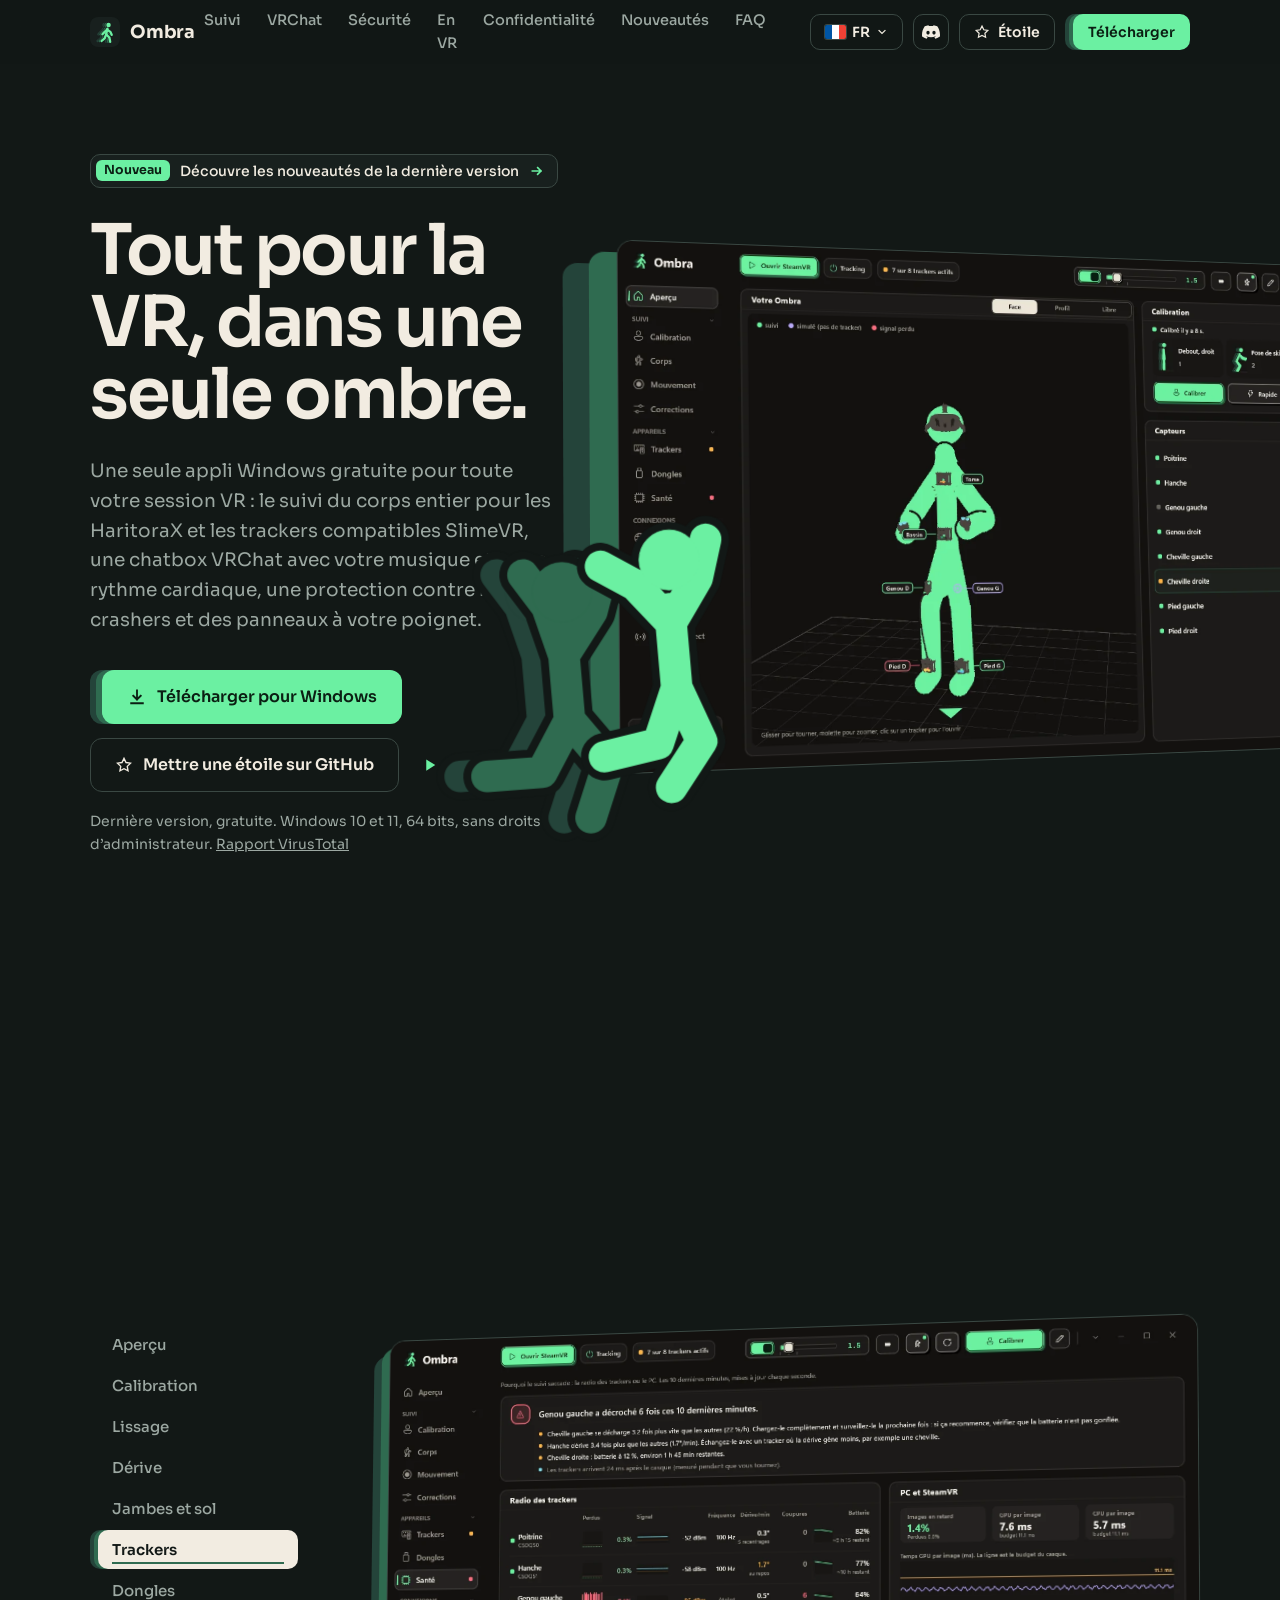
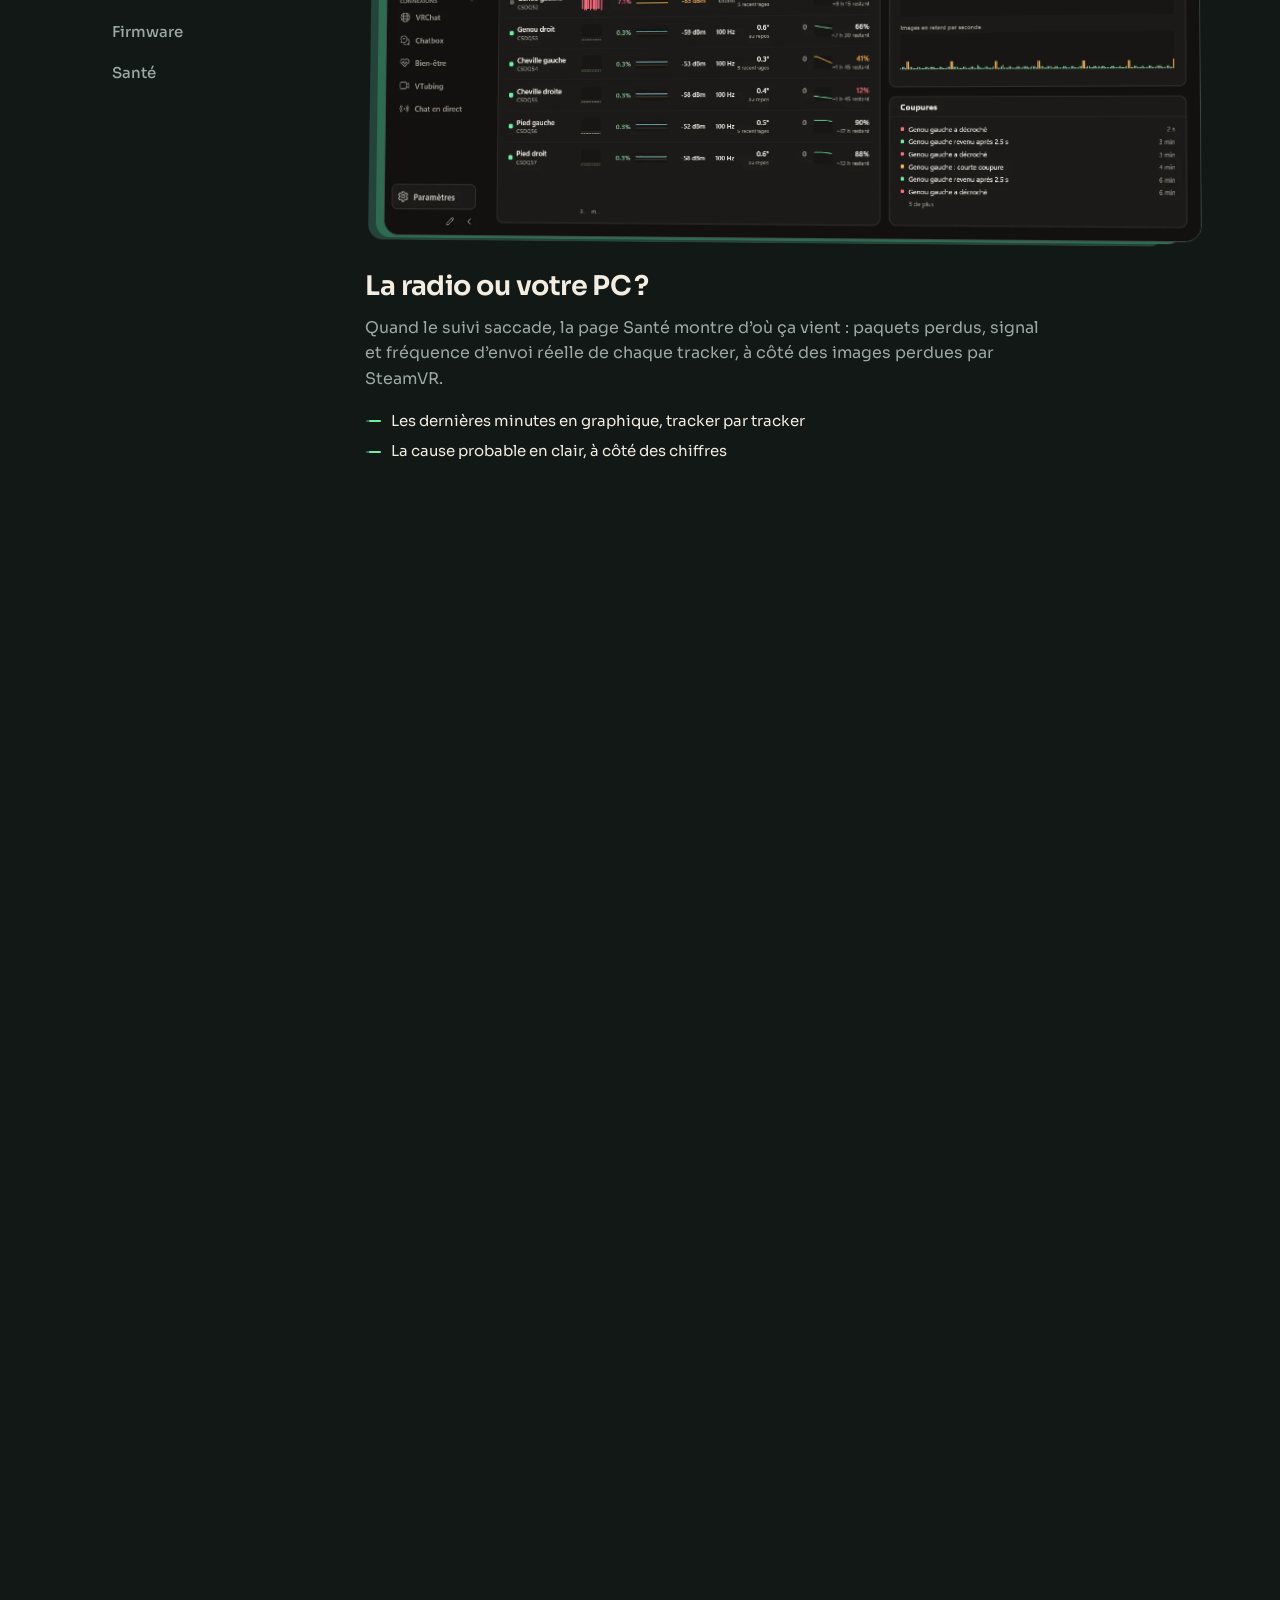
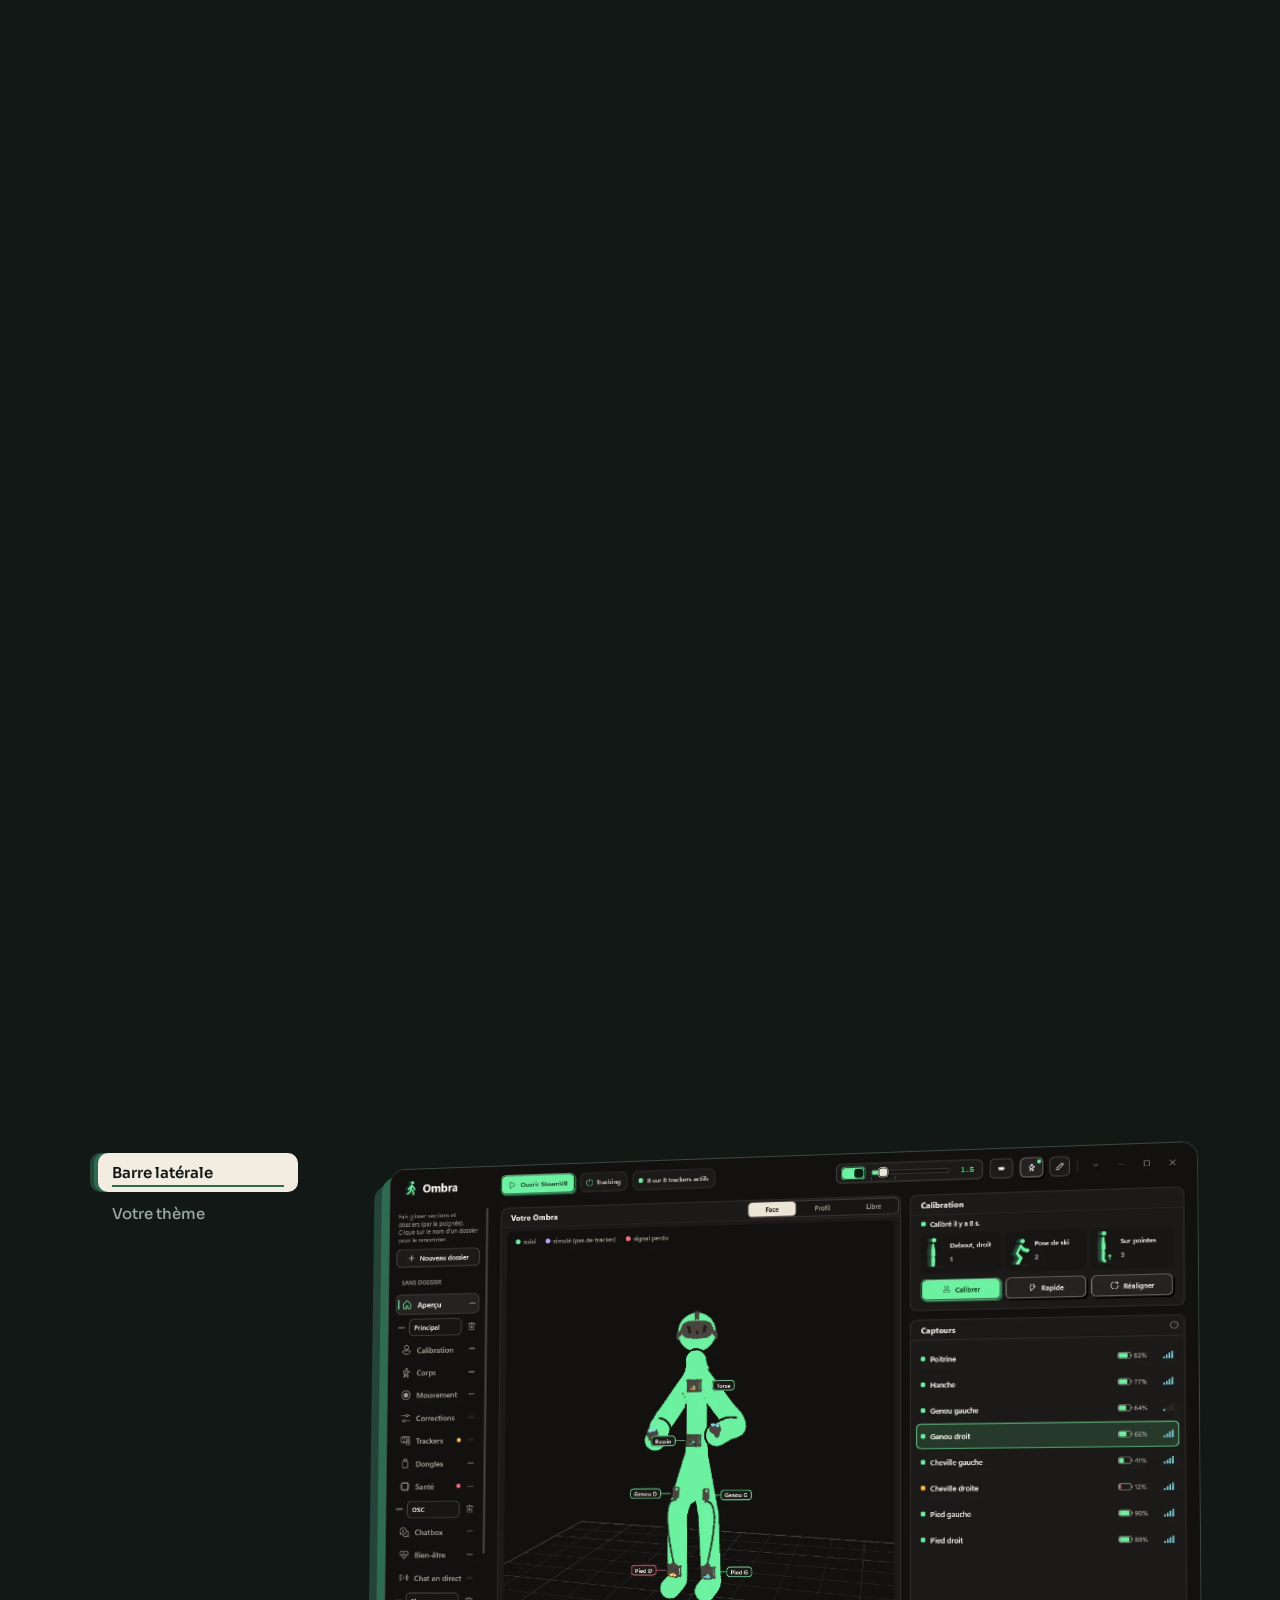
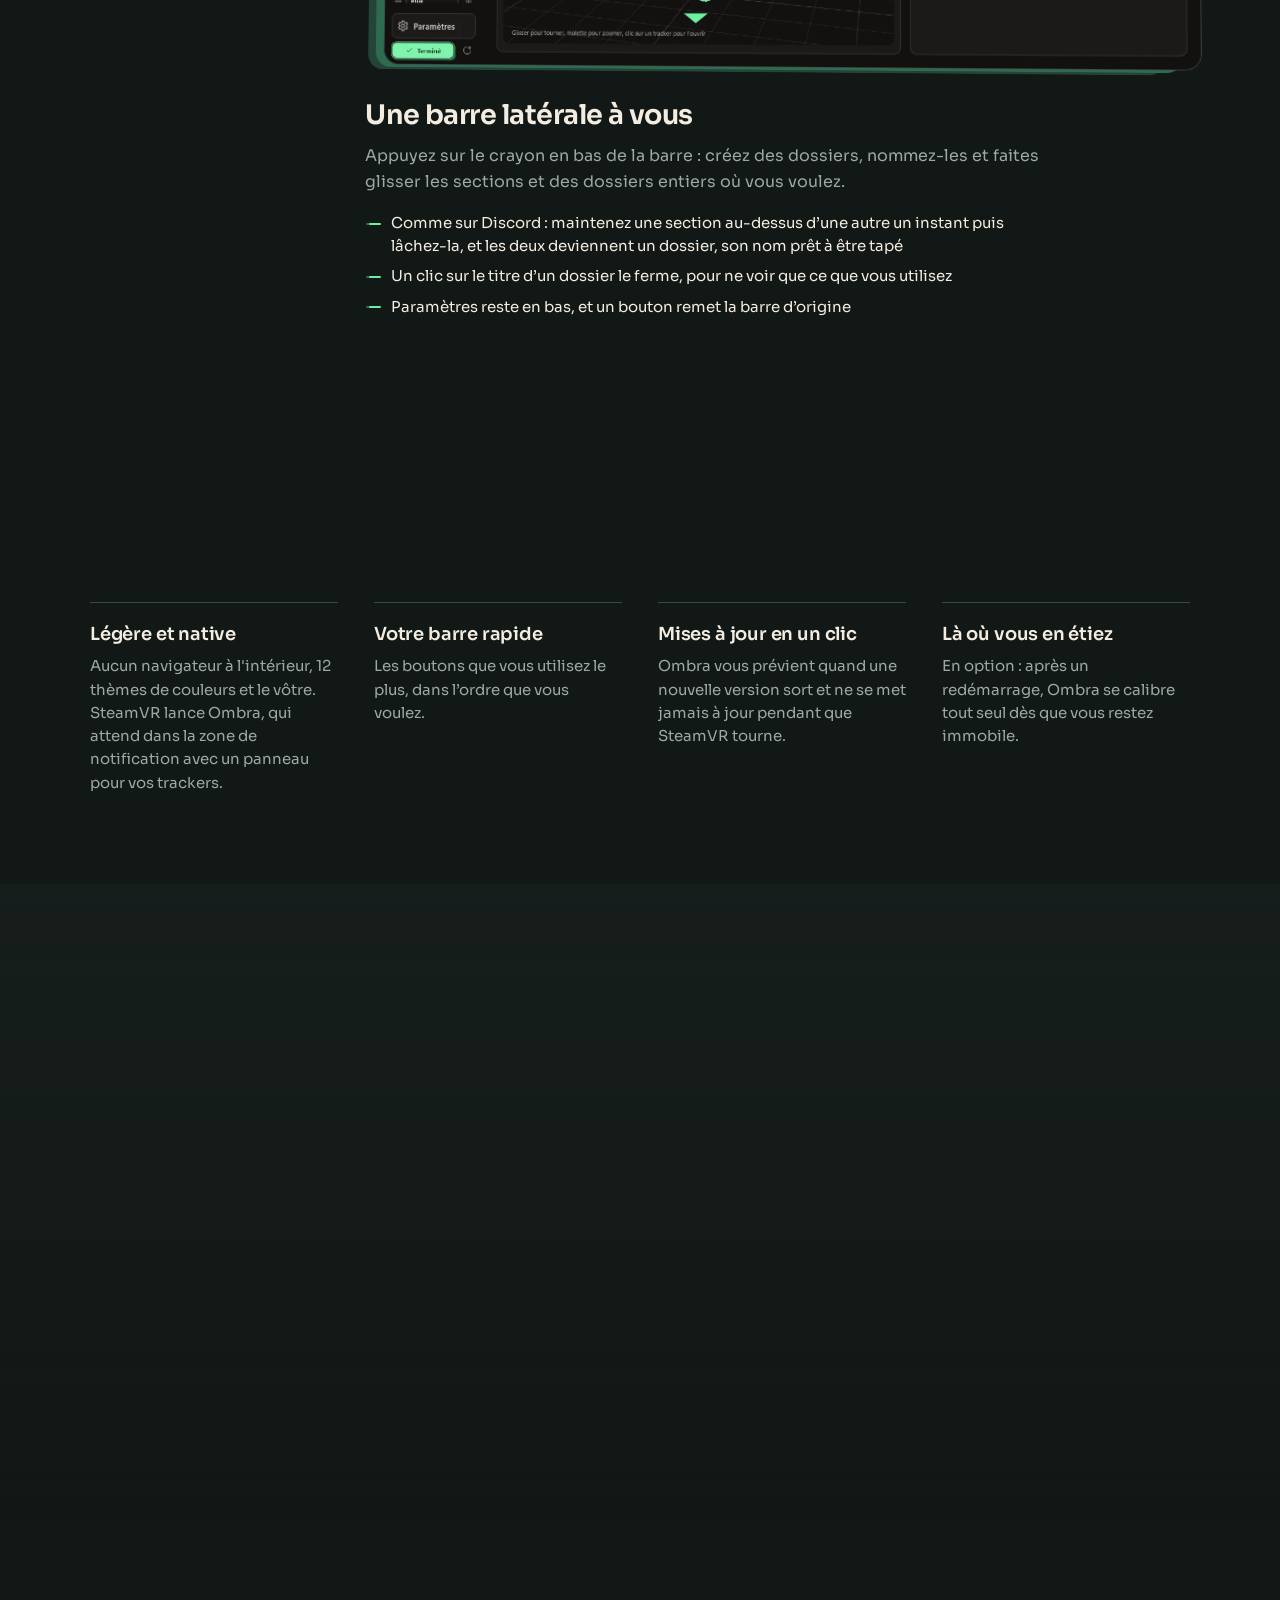
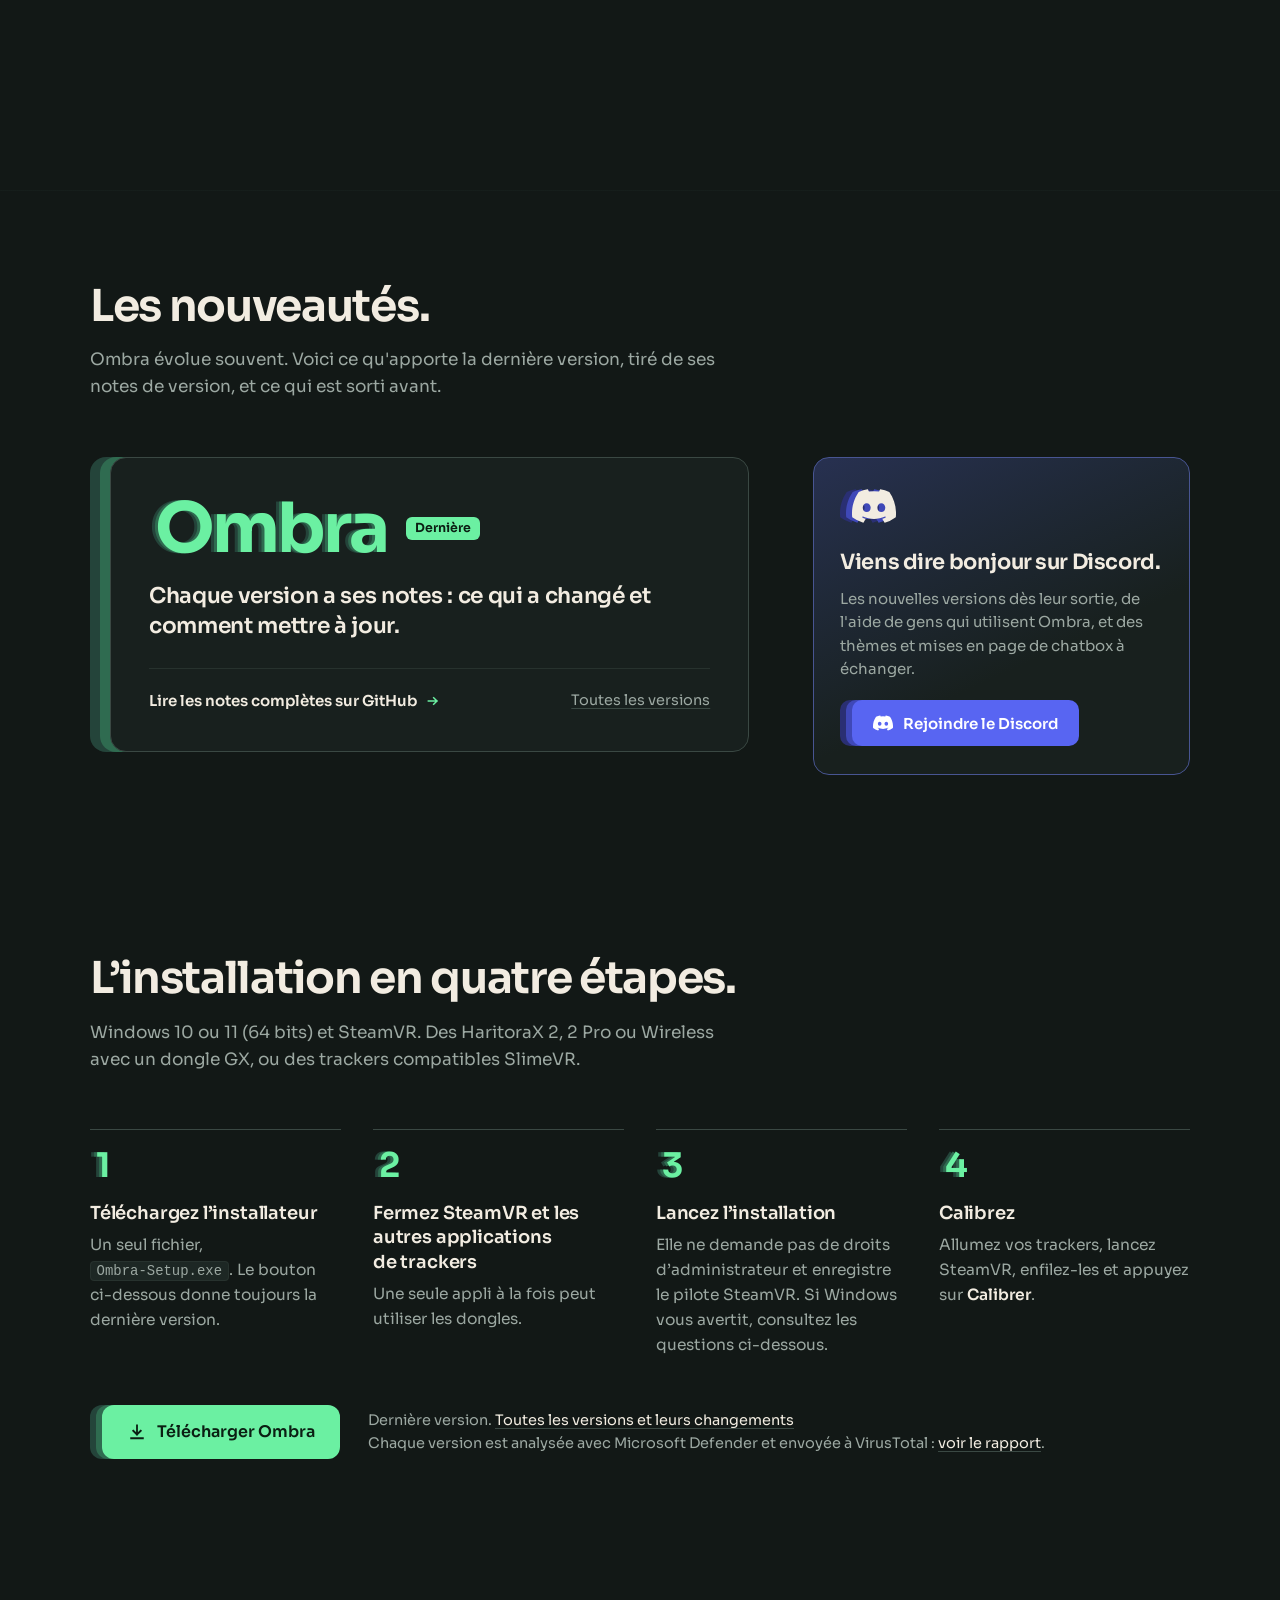
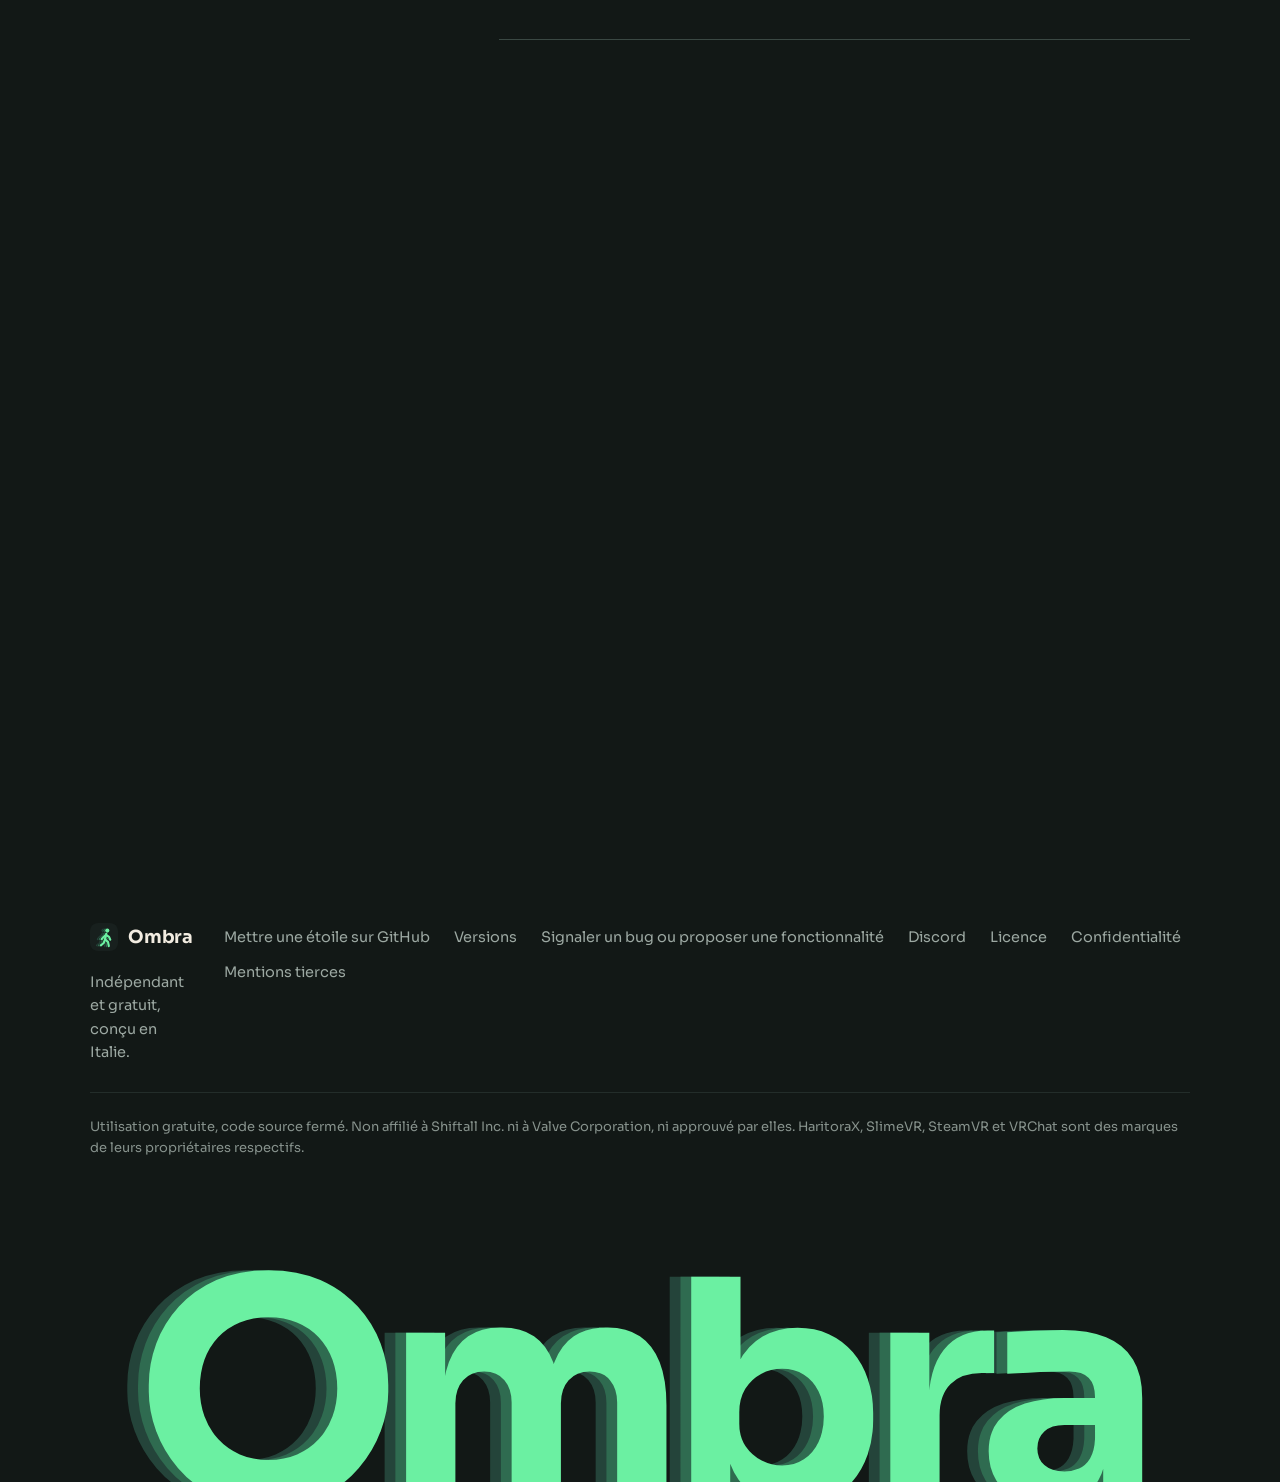
<file: site/fr/index.html>
<!DOCTYPE html>
<!-- Template: texts live in site/i18n/<lang>.json; build with python tools/make_site.py.
     The page is one story: what Ombra is (hero), the things it does (chapters, each with its
     own screenshots), the small things, the privacy promise, install, the questions left. Nothing is
     said twice. -->
<html lang="fr" data-t-menu-open="Ouvrir le menu" data-t-menu-close="Fermer le menu" data-t-version="Version {v}">
<head>
<meta charset="utf-8">
<meta name="viewport" content="width=device-width, initial-scale=1">
<meta name="color-scheme" content="dark">
<meta name="theme-color" content="#121816">
<title>Ombra : suivi full-body gratuit et appli VRChat pour SteamVR</title>
<meta name="description" content="Appli Windows gratuite pour trackers HaritoraX et SlimeVR : suivi du corps entier dans SteamVR, chatbox VRChat, rythme cardiaque, anti-crash. Sans compte.">
<meta name="robots" content="index, follow, max-image-preview:large">
<link rel="canonical" href="https://thadoom.github.io/ombra/fr/">
<link rel="alternate" hreflang="en" href="https://thadoom.github.io/ombra/">
<link rel="alternate" hreflang="it" href="https://thadoom.github.io/ombra/it/">
<link rel="alternate" hreflang="de" href="https://thadoom.github.io/ombra/de/">
<link rel="alternate" hreflang="fr" href="https://thadoom.github.io/ombra/fr/">
<link rel="alternate" hreflang="es" href="https://thadoom.github.io/ombra/es/">
<link rel="alternate" hreflang="pt-BR" href="https://thadoom.github.io/ombra/pt/">
<link rel="alternate" hreflang="ja" href="https://thadoom.github.io/ombra/ja/">
<link rel="alternate" hreflang="ko" href="https://thadoom.github.io/ombra/ko/">
<link rel="alternate" hreflang="zh-Hans" href="https://thadoom.github.io/ombra/zh/">
<link rel="alternate" hreflang="ru" href="https://thadoom.github.io/ombra/ru/">
<link rel="alternate" hreflang="x-default" href="https://thadoom.github.io/ombra/">
<meta property="og:type" content="website">
<meta property="og:site_name" content="Ombra">
<meta property="og:title" content="Ombra : tout pour la VR, dans une seule ombre">
<meta property="og:description" content="Suivi du corps entier, chatbox VRChat, protection contre les crashers et panneaux VR dans une seule appli. Gratuit pour Windows, sans compte, vos données restent sur votre PC.">
<meta property="og:url" content="https://thadoom.github.io/ombra/fr/">
<meta property="og:locale" content="fr_FR">
<meta property="og:locale:alternate" content="en_US">
<meta property="og:locale:alternate" content="it_IT">
<meta property="og:locale:alternate" content="de_DE">
<meta property="og:locale:alternate" content="es_ES">
<meta property="og:locale:alternate" content="pt_BR">
<meta property="og:locale:alternate" content="ja_JP">
<meta property="og:locale:alternate" content="ko_KR">
<meta property="og:locale:alternate" content="zh_CN">
<meta property="og:locale:alternate" content="ru_RU">
<meta property="og:image" content="https://thadoom.github.io/ombra/assets/og.png?v=4">
<meta property="og:image:width" content="1200">
<meta property="og:image:height" content="630">
<meta property="og:image:alt" content="Ombra : tout pour la VR, dans une seule ombre">
<meta name="twitter:card" content="summary_large_image">
<meta name="twitter:image" content="https://thadoom.github.io/ombra/assets/og.png?v=4">
<link rel="icon" href="../assets/logo.svg" type="image/svg+xml">
<link rel="icon" href="../assets/favicon-32.png" type="image/png" sizes="32x32">
<link rel="apple-touch-icon" href="../assets/apple-touch-icon.png">
<link rel="preload" href="../assets/fonts/sora.woff2" as="font" type="font/woff2" crossorigin>
<link rel="preconnect" href="https://api.github.com" crossorigin>
<link rel="stylesheet" href="../style.css?v=22">
<script>
  // entrance animations hide content until main.js plays them; if it never does, show everything
  document.documentElement.classList.add("js");
  setTimeout(function () { var h = document.documentElement; if (!h.classList.contains("loaded")) h.classList.remove("js"); }, 3000);
</script>
<script type="application/ld+json">{"@context":"https://schema.org","@type":"SoftwareApplication","name":"Ombra","operatingSystem":"Windows 10, Windows 11","applicationCategory":"UtilitiesApplication","description":"Appli Windows gratuite pour trackers HaritoraX et SlimeVR : suivi du corps entier dans SteamVR, chatbox VRChat, rythme cardiaque, anti-crash. Sans compte.","inLanguage":"fr","featureList":["Un suivi du corps entier qui bouge comme votre ombre.","Votre corps, en direct","La calibration en trois poses","Un lissage à votre goût","La dérive, gérée pendant que vous jouez","Jambes, pieds et sol","Chaque tracker, en détail","Dongles et canaux radio","Le firmware, depuis la même fenêtre","La radio ou votre PC ?","Votre chatbox VRChat, avec votre musique et vos battements de cœur.","Une chatbox bien à vous","Fait pour VRChat","Après un crash, Ombra vous dit qui c’était.","Plus besoin d’enlever le casque.","Un centre de contrôle au poignet","Un onglet dans le tableau de bord SteamVR","Faites d’Ombra le vôtre.","Une barre latérale à vous","Un thème à vous","Et les petits plus.","Légère et native","Votre barre rapide","Mises à jour en un clic","Là où vous en étiez"],"downloadUrl":"https://github.com/thadoom/ombra/releases/latest/download/Ombra-Setup.exe","offers":{"@type":"Offer","price":"0","priceCurrency":"USD"},"screenshot":["https://thadoom.github.io/ombra/assets/screens/home.fr.webp","https://thadoom.github.io/ombra/assets/screens/calib.fr.webp","https://thadoom.github.io/ombra/assets/screens/tuning.fr.webp","https://thadoom.github.io/ombra/assets/screens/tuning-drift.fr.webp","https://thadoom.github.io/ombra/assets/screens/tuning-body.fr.webp","https://thadoom.github.io/ombra/assets/screens/trackers.fr.webp","https://thadoom.github.io/ombra/assets/screens/dongles.fr.webp","https://thadoom.github.io/ombra/assets/screens/firmware.fr.webp","https://thadoom.github.io/ombra/assets/screens/health.fr.webp","https://thadoom.github.io/ombra/assets/screens/chatbox.fr.webp","https://thadoom.github.io/ombra/assets/screens/vrchat.fr.webp","https://thadoom.github.io/ombra/assets/screens/safety.fr.webp","https://thadoom.github.io/ombra/assets/screens/wrist.fr.webp","https://thadoom.github.io/ombra/assets/screens/dashboard.fr.webp","https://thadoom.github.io/ombra/assets/screens/sidebar.fr.webp","https://thadoom.github.io/ombra/assets/screens/themes.fr.webp"],"image":"https://thadoom.github.io/ombra/assets/og.png","isAccessibleForFree":true,"author":{"@type":"Person","name":"thadoom","url":"https://github.com/thadoom"},"license":"https://thadoom.github.io/ombra/legal.html#license","url":"https://thadoom.github.io/ombra/fr/"}</script>
<script type="application/ld+json">{"@context":"https://schema.org","@type":"FAQPage","inLanguage":"fr","mainEntity":[{"@type":"Question","name":"Ai-je besoin d’une autre application pour mes trackers ?","acceptedAnswer":{"@type":"Answer","text":"Non. Ombra lit les dongles lui-même, appaire les trackers et met à jour le firmware avec les fichiers d’origine de Shiftall. Gardez les autres applications de trackers fermées pendant qu’Ombra tourne."}},{"@type":"Question","name":"Quels trackers et dongles sont compatibles ?","acceptedAnswer":{"@type":"Answer","text":"HaritoraX 2, 2 Pro et Wireless via les dongles GX2 ou GX6, et les trackers compatibles SlimeVR en Wi-Fi ou avec un récepteur USB, par exemple Butterfly et Smol Slime. Les trackers à base station comme les Vive trackers peuvent être alignés avec un Quest, et Ombra peut aussi lisser d'autres trackers IMU déjà dans SteamVR. HaritoraX 1 (filaire) n'est pas pris en charge."}},{"@type":"Question","name":"Fonctionne-t-il avec un Quest ?","acceptedAnswer":{"@type":"Answer","text":"Oui. Avec un PC, via SteamVR, par câble ou sans fil. Si VRChat tourne directement sur le Quest, Ombra envoie votre corps en OSC depuis votre PC, sans SteamVR."}},{"@type":"Question","name":"Pourquoi Windows m’avertit-il au sujet de l’installateur ?","acceptedAnswer":{"@type":"Answer","text":"L’installateur n’est pas encore signé numériquement, donc SmartScreen ne le reconnaît pas. Cliquez sur Informations complémentaires, puis sur Exécuter quand même. L’installation se fait dans votre dossier utilisateur et ne demande pas de droits d’administrateur."}},{"@type":"Question","name":"Comment Ombra apparaît-il dans SteamVR ?","acceptedAnswer":{"@type":"Answer","text":"L’installation ajoute le pilote SteamVR d’Ombra. Vos trackers apparaissent dans SteamVR avec leurs rôles déjà définis (hanche, poitrine, genoux, pieds, coudes), et SteamVR lance Ombra pour vous."}},{"@type":"Question","name":"Ombra touche-t-il à mon casque, à mes manettes ou à mes stations de base ?","acceptedAnswer":{"@type":"Answer","text":"Non. Les appareils Lighthouse, les casques et les manettes ne sont jamais modifiés. Le pilote se contente de créer les trackers virtuels d’Ombra et, uniquement si vous l’activez, de lisser d’autres trackers IMU."}},{"@type":"Question","name":"Faut-il des trackers ?","acceptedAnswer":{"@type":"Answer","text":"Non. Beaucoup utilisent Ombra seulement pour la chatbox, les outils VRChat et le corps déduit du casque. Choisissez Aucun tracker à l’installation et Ombra ne vous demandera jamais de dongle."}},{"@type":"Question","name":"Puis-je l’essayer sans trackers ?","acceptedAnswer":{"@type":"Answer","text":"Oui. Lancez Ombra.exe --demo pour avoir huit trackers de démo sur un GX2 et un GX6. La démo ne touche jamais aux ports COM, au Bluetooth, à SteamVR ni à vos réglages."}},{"@type":"Question","name":"Quelles langues Ombra parle-t-il ?","acceptedAnswer":{"@type":"Answer","text":"L’appli et ce site existent en anglais, italien, allemand, français, espagnol, portugais du Brésil, japonais, coréen, chinois simplifié et russe. Ombra reprend la langue de Windows, et vous pouvez la changer dans les Paramètres."}},{"@type":"Question","name":"Est-il affilié à Shiftall ou à Valve ?","acceptedAnswer":{"@type":"Answer","text":"Non. Ombra est un projet indépendant, gratuit à télécharger et à utiliser. Le code source n’est pas publié ; vous pouvez proposer des fonctionnalités, des extensions et des traductions sur GitHub."}},{"@type":"Question","name":"L’IA a-t-elle servi à créer Ombra ?","acceptedAnswer":{"@type":"Answer","text":"Oui. Ombra est fait par un seul développeur avec des outils d’IA, surtout Claude d’Anthropic, pour la recherche, le code, les tests et les traductions. C’est le développeur qui décide ce que fait Ombra et qui valide chaque version. Aucun générateur d’images par IA : les captures d’écran sont de vraies captures de l’application. Dans Ombra, seule la dictée vers la chatbox, facultative, utilise l’IA : le modèle Whisper tourne sur votre PC et votre voix n’en sort jamais."}}]}</script>
</head>
<body>
<a class="skip" href="#main">Aller au contenu</a>

<header class="nav" id="top">
  <div class="nav-bg" aria-hidden="true"></div>
  <div class="wrap nav-in">
    <a class="brand" href="#top" aria-label="Ombra, retour en haut"><img src="../assets/logo.svg" alt="" width="30" height="30"><span>Ombra</span></a>
    <nav aria-label="Principale">
      <ul class="nav-links">
        <li><a href="#tracking">Suivi</a></li>
        <li><a href="#vrchat">VRChat</a></li>
        <li><a href="#safety">Sécurité</a></li>
        <li><a href="#in-vr">En VR</a></li>
        <li><a href="#privacy">Confidentialité</a></li>
        <li><a href="#news">Nouveautés</a></li>
        <li><a href="#faq">FAQ</a></li>
      </ul>
    </nav>
    <div class="nav-actions">
<details class="langs"><summary class="btn btn-quiet btn-sm" aria-label="Langue"><svg class="flag" aria-hidden="true" viewBox="0 0 30 20" width="21" height="14"><rect x="0.00" y="0" width="10.05" height="20" fill="#0055a4"/><rect x="10.00" y="0" width="10.05" height="20" fill="#ffffff"/><rect x="20.00" y="0" width="10.05" height="20" fill="#ef4135"/></svg><span>FR</span><svg aria-hidden="true" class="chev" viewBox="0 0 24 24" width="12" height="12"><path d="M6 9l6 6 6-6" fill="none" stroke="currentColor" stroke-width="2.4" stroke-linecap="square" stroke-linejoin="miter"/></svg></summary><ul class="langs-menu"><li><a href="../" hreflang="en" lang="en"><svg class="flag" aria-hidden="true" viewBox="0 0 30 20" width="21" height="14"><rect width="30" height="20" fill="#012169"/><path d="M0 0L30 20M30 0L0 20" stroke="#fff" stroke-width="4"/><path d="M0 0L30 20M30 0L0 20" stroke="#c8102e" stroke-width="1.4"/><path d="M15 0V20M0 10H30" stroke="#fff" stroke-width="6"/><path d="M15 0V20M0 10H30" stroke="#c8102e" stroke-width="3.4"/></svg><span>English</span></a></li><li><a href="../it/" hreflang="it" lang="it"><svg class="flag" aria-hidden="true" viewBox="0 0 30 20" width="21" height="14"><rect x="0.00" y="0" width="10.05" height="20" fill="#009246"/><rect x="10.00" y="0" width="10.05" height="20" fill="#ffffff"/><rect x="20.00" y="0" width="10.05" height="20" fill="#ce2b37"/></svg><span>Italiano</span></a></li><li><a href="../de/" hreflang="de" lang="de"><svg class="flag" aria-hidden="true" viewBox="0 0 30 20" width="21" height="14"><rect x="0" y="0.00" width="30" height="6.72" fill="#000000"/><rect x="0" y="6.67" width="30" height="6.72" fill="#dd0000"/><rect x="0" y="13.33" width="30" height="6.72" fill="#ffce00"/></svg><span>Deutsch</span></a></li><li><a href="../fr/" hreflang="fr" lang="fr" aria-current="true"><svg class="flag" aria-hidden="true" viewBox="0 0 30 20" width="21" height="14"><rect x="0.00" y="0" width="10.05" height="20" fill="#0055a4"/><rect x="10.00" y="0" width="10.05" height="20" fill="#ffffff"/><rect x="20.00" y="0" width="10.05" height="20" fill="#ef4135"/></svg><span>Français</span></a></li><li><a href="../es/" hreflang="es" lang="es"><svg class="flag" aria-hidden="true" viewBox="0 0 30 20" width="21" height="14"><rect width="30" height="20" fill="#aa151b"/><rect y="5" width="30" height="10" fill="#f1bf00"/></svg><span>Español</span></a></li><li><a href="../pt/" hreflang="pt-BR" lang="pt-BR"><svg class="flag" aria-hidden="true" viewBox="0 0 30 20" width="21" height="14"><rect width="30" height="20" fill="#009c3b"/><polygon points="15,2.2 27.6,10 15,17.8 2.4,10" fill="#ffdf00"/><circle cx="15" cy="10" r="4.6" fill="#002776"/></svg><span>Português (Brasil)</span></a></li><li><a href="../ja/" hreflang="ja" lang="ja"><svg class="flag" aria-hidden="true" viewBox="0 0 30 20" width="21" height="14"><rect width="30" height="20" fill="#ffffff"/><circle cx="15" cy="10" r="6" fill="#bc002d"/></svg><span>日本語</span></a></li><li><a href="../ko/" hreflang="ko" lang="ko"><svg class="flag" aria-hidden="true" viewBox="0 0 30 20" width="21" height="14"><rect width="30" height="20" fill="#ffffff"/><g transform="rotate(33.7 15 10)"><path d="M10 10a5 5 0 0 1 10 0a2.5 2.5 0 0 1-5 0a2.5 2.5 0 0 0-5 0z" fill="#cd2e3a"/><path d="M20 10a5 5 0 0 1-10 0a2.5 2.5 0 0 1 5 0a2.5 2.5 0 0 0 5 0z" fill="#0047a0"/></g><g fill="#000"><rect x="3.4" y="3.2" width="4.6" height="1"/><rect x="3.4" y="4.8" width="4.6" height="1"/><rect x="22" y="14.2" width="4.6" height="1"/><rect x="22" y="15.8" width="4.6" height="1"/><rect x="22" y="3.2" width="4.6" height="1"/><rect x="3.4" y="15.8" width="4.6" height="1"/></g></svg><span>한국어</span></a></li><li><a href="../zh/" hreflang="zh-Hans" lang="zh-Hans"><svg class="flag" aria-hidden="true" viewBox="0 0 30 20" width="21" height="14"><rect width="30" height="20" fill="#de2910"/><polygon points="5.00,2.00 5.67,4.07 7.85,4.07 6.09,5.35 6.76,7.43 5.00,6.15 3.24,7.43 3.91,5.35 2.15,4.07 4.33,4.07" fill="#ffde00"/><polygon points="10.39,1.08 10.33,1.80 11.00,2.09 10.29,2.25 10.22,2.97 9.85,2.35 9.14,2.52 9.62,1.97 9.25,1.34 9.91,1.63" fill="#ffde00"/><polygon points="12.71,3.29 12.38,3.94 12.89,4.45 12.17,4.34 11.84,4.99 11.73,4.27 11.01,4.16 11.66,3.83 11.55,3.11 12.06,3.62" fill="#ffde00"/><polygon points="12.94,6.66 12.37,7.11 12.62,7.79 12.01,7.38 11.44,7.83 11.64,7.13 11.04,6.72 11.76,6.70 11.97,6.00 12.21,6.68" fill="#ffde00"/><polygon points="10.34,8.06 10.32,8.79 11.00,9.03 10.30,9.24 10.28,9.96 9.87,9.36 9.17,9.56 9.62,8.99 9.21,8.38 9.89,8.63" fill="#ffde00"/></svg><span>简体中文</span></a></li><li><a href="../ru/" hreflang="ru" lang="ru"><svg class="flag" aria-hidden="true" viewBox="0 0 30 20" width="21" height="14"><rect x="0" y="0.00" width="30" height="6.72" fill="#ffffff"/><rect x="0" y="6.67" width="30" height="6.72" fill="#0039a6"/><rect x="0" y="13.33" width="30" height="6.72" fill="#d52b1e"/></svg><span>Русский</span></a></li></ul></details>
      <a class="btn btn-quiet btn-sm btn-icon nav-discord" href="https://discord.gg/vFejerFCWA" target="_blank" rel="noopener" aria-label="Ombra sur Discord" title="Discord"><svg class="i-discord" aria-hidden="true" viewBox="0 0 24 24" width="18" height="18"><path fill="currentColor" d="M20.32 4.37a19.8 19.8 0 0 0-4.89-1.52.07.07 0 0 0-.08.04c-.21.37-.44.86-.6 1.25a18.3 18.3 0 0 0-5.49 0 12.6 12.6 0 0 0-.62-1.25.08.08 0 0 0-.08-.04 19.7 19.7 0 0 0-4.88 1.52.07.07 0 0 0-.03.03C.53 9.05-.32 13.58.1 18.06a.08.08 0 0 0 .03.05 19.9 19.9 0 0 0 5.99 3.03.08.08 0 0 0 .09-.03c.46-.63.87-1.3 1.22-1.99a.08.08 0 0 0-.04-.1 13.1 13.1 0 0 1-1.87-.9.08.08 0 0 1 0-.12l.37-.3a.07.07 0 0 1 .08 0c3.93 1.8 8.18 1.8 12.06 0a.07.07 0 0 1 .08 0l.37.3a.08.08 0 0 1 0 .12c-.6.35-1.22.65-1.87.9a.08.08 0 0 0-.04.1c.36.7.77 1.36 1.22 1.99a.08.08 0 0 0 .09.03 19.8 19.8 0 0 0 6-3.03.08.08 0 0 0 .03-.05c.5-5.18-.84-9.68-3.55-13.66a.06.06 0 0 0-.03-.03ZM8.02 15.33c-1.18 0-2.16-1.08-2.16-2.42 0-1.33.96-2.42 2.16-2.42 1.21 0 2.18 1.1 2.16 2.42 0 1.34-.96 2.42-2.16 2.42Zm7.97 0c-1.18 0-2.15-1.08-2.15-2.42 0-1.33.95-2.42 2.15-2.42 1.21 0 2.18 1.1 2.16 2.42 0 1.34-.95 2.42-2.16 2.42Z"/></svg></a>
      <a class="btn btn-quiet btn-sm js-star" href="https://github.com/thadoom/ombra" target="_blank" rel="noopener">
        <svg class="i-star" aria-hidden="true" viewBox="0 0 24 24" width="16" height="16"><path d="m12 3.2 2.7 5.5 6 .9-4.35 4.25 1.03 6-5.38-2.83-5.38 2.83 1.03-6L3.3 9.6l6-.9Z"/></svg>
        Étoile<span class="count" hidden></span>
      </a>
      <a class="btn btn-primary btn-sm js-download" href="https://github.com/thadoom/ombra/releases/latest/download/Ombra-Setup.exe" download>Télécharger</a>
    </div>
    <button class="nav-toggle" type="button" aria-expanded="false" aria-controls="mobile-menu" aria-label="Ouvrir le menu"><span></span><span></span></button>
  </div>
  <div class="mobile-menu" id="mobile-menu" hidden>
    <a href="#tracking">Suivi</a>
    <a href="#vrchat">VRChat</a>
    <a href="#safety">Sécurité</a>
    <a href="#in-vr">En VR</a>
    <a href="#privacy">Confidentialité</a>
    <a href="#news">Nouveautés</a>
    <a href="#install">Installation</a>
    <a href="#faq">FAQ</a>
    <a class="js-star" href="https://github.com/thadoom/ombra" target="_blank" rel="noopener">Mettre une étoile sur GitHub</a>
    <a class="m-discord" href="https://discord.gg/vFejerFCWA" target="_blank" rel="noopener"><svg class="i-discord" aria-hidden="true" viewBox="0 0 24 24" width="18" height="18"><path fill="currentColor" d="M20.32 4.37a19.8 19.8 0 0 0-4.89-1.52.07.07 0 0 0-.08.04c-.21.37-.44.86-.6 1.25a18.3 18.3 0 0 0-5.49 0 12.6 12.6 0 0 0-.62-1.25.08.08 0 0 0-.08-.04 19.7 19.7 0 0 0-4.88 1.52.07.07 0 0 0-.03.03C.53 9.05-.32 13.58.1 18.06a.08.08 0 0 0 .03.05 19.9 19.9 0 0 0 5.99 3.03.08.08 0 0 0 .09-.03c.46-.63.87-1.3 1.22-1.99a.08.08 0 0 0-.04-.1 13.1 13.1 0 0 1-1.87-.9.08.08 0 0 1 0-.12l.37-.3a.07.07 0 0 1 .08 0c3.93 1.8 8.18 1.8 12.06 0a.07.07 0 0 1 .08 0l.37.3a.08.08 0 0 1 0 .12c-.6.35-1.22.65-1.87.9a.08.08 0 0 0-.04.1c.36.7.77 1.36 1.22 1.99a.08.08 0 0 0 .09.03 19.8 19.8 0 0 0 6-3.03.08.08 0 0 0 .03-.05c.5-5.18-.84-9.68-3.55-13.66a.06.06 0 0 0-.03-.03ZM8.02 15.33c-1.18 0-2.16-1.08-2.16-2.42 0-1.33.96-2.42 2.16-2.42 1.21 0 2.18 1.1 2.16 2.42 0 1.34-.96 2.42-2.16 2.42Zm7.97 0c-1.18 0-2.15-1.08-2.15-2.42 0-1.33.95-2.42 2.15-2.42 1.21 0 2.18 1.1 2.16 2.42 0 1.34-.95 2.42-2.16 2.42Z"/></svg>Rejoindre le Discord</a>
    <div class="langs-mobile"><a href="../" hreflang="en" lang="en"><svg class="flag" aria-hidden="true" viewBox="0 0 30 20" width="21" height="14"><rect width="30" height="20" fill="#012169"/><path d="M0 0L30 20M30 0L0 20" stroke="#fff" stroke-width="4"/><path d="M0 0L30 20M30 0L0 20" stroke="#c8102e" stroke-width="1.4"/><path d="M15 0V20M0 10H30" stroke="#fff" stroke-width="6"/><path d="M15 0V20M0 10H30" stroke="#c8102e" stroke-width="3.4"/></svg><span>English</span></a><a href="../it/" hreflang="it" lang="it"><svg class="flag" aria-hidden="true" viewBox="0 0 30 20" width="21" height="14"><rect x="0.00" y="0" width="10.05" height="20" fill="#009246"/><rect x="10.00" y="0" width="10.05" height="20" fill="#ffffff"/><rect x="20.00" y="0" width="10.05" height="20" fill="#ce2b37"/></svg><span>Italiano</span></a><a href="../de/" hreflang="de" lang="de"><svg class="flag" aria-hidden="true" viewBox="0 0 30 20" width="21" height="14"><rect x="0" y="0.00" width="30" height="6.72" fill="#000000"/><rect x="0" y="6.67" width="30" height="6.72" fill="#dd0000"/><rect x="0" y="13.33" width="30" height="6.72" fill="#ffce00"/></svg><span>Deutsch</span></a><a href="../es/" hreflang="es" lang="es"><svg class="flag" aria-hidden="true" viewBox="0 0 30 20" width="21" height="14"><rect width="30" height="20" fill="#aa151b"/><rect y="5" width="30" height="10" fill="#f1bf00"/></svg><span>Español</span></a><a href="../pt/" hreflang="pt-BR" lang="pt-BR"><svg class="flag" aria-hidden="true" viewBox="0 0 30 20" width="21" height="14"><rect width="30" height="20" fill="#009c3b"/><polygon points="15,2.2 27.6,10 15,17.8 2.4,10" fill="#ffdf00"/><circle cx="15" cy="10" r="4.6" fill="#002776"/></svg><span>Português (Brasil)</span></a><a href="../ja/" hreflang="ja" lang="ja"><svg class="flag" aria-hidden="true" viewBox="0 0 30 20" width="21" height="14"><rect width="30" height="20" fill="#ffffff"/><circle cx="15" cy="10" r="6" fill="#bc002d"/></svg><span>日本語</span></a><a href="../ko/" hreflang="ko" lang="ko"><svg class="flag" aria-hidden="true" viewBox="0 0 30 20" width="21" height="14"><rect width="30" height="20" fill="#ffffff"/><g transform="rotate(33.7 15 10)"><path d="M10 10a5 5 0 0 1 10 0a2.5 2.5 0 0 1-5 0a2.5 2.5 0 0 0-5 0z" fill="#cd2e3a"/><path d="M20 10a5 5 0 0 1-10 0a2.5 2.5 0 0 1 5 0a2.5 2.5 0 0 0 5 0z" fill="#0047a0"/></g><g fill="#000"><rect x="3.4" y="3.2" width="4.6" height="1"/><rect x="3.4" y="4.8" width="4.6" height="1"/><rect x="22" y="14.2" width="4.6" height="1"/><rect x="22" y="15.8" width="4.6" height="1"/><rect x="22" y="3.2" width="4.6" height="1"/><rect x="3.4" y="15.8" width="4.6" height="1"/></g></svg><span>한국어</span></a><a href="../zh/" hreflang="zh-Hans" lang="zh-Hans"><svg class="flag" aria-hidden="true" viewBox="0 0 30 20" width="21" height="14"><rect width="30" height="20" fill="#de2910"/><polygon points="5.00,2.00 5.67,4.07 7.85,4.07 6.09,5.35 6.76,7.43 5.00,6.15 3.24,7.43 3.91,5.35 2.15,4.07 4.33,4.07" fill="#ffde00"/><polygon points="10.39,1.08 10.33,1.80 11.00,2.09 10.29,2.25 10.22,2.97 9.85,2.35 9.14,2.52 9.62,1.97 9.25,1.34 9.91,1.63" fill="#ffde00"/><polygon points="12.71,3.29 12.38,3.94 12.89,4.45 12.17,4.34 11.84,4.99 11.73,4.27 11.01,4.16 11.66,3.83 11.55,3.11 12.06,3.62" fill="#ffde00"/><polygon points="12.94,6.66 12.37,7.11 12.62,7.79 12.01,7.38 11.44,7.83 11.64,7.13 11.04,6.72 11.76,6.70 11.97,6.00 12.21,6.68" fill="#ffde00"/><polygon points="10.34,8.06 10.32,8.79 11.00,9.03 10.30,9.24 10.28,9.96 9.87,9.36 9.17,9.56 9.62,8.99 9.21,8.38 9.89,8.63" fill="#ffde00"/></svg><span>简体中文</span></a><a href="../ru/" hreflang="ru" lang="ru"><svg class="flag" aria-hidden="true" viewBox="0 0 30 20" width="21" height="14"><rect x="0" y="0.00" width="30" height="6.72" fill="#ffffff"/><rect x="0" y="6.67" width="30" height="6.72" fill="#0039a6"/><rect x="0" y="13.33" width="30" height="6.72" fill="#d52b1e"/></svg><span>Русский</span></a></div>
  </div>
</header>

<main id="main">

<section class="hero" aria-labelledby="hero-title">
  <div class="wrap hero-in">
    <div class="hero-copy">
      <a class="hero-new" href="#news"><span class="hero-new-tag">Nouveau</span><span class="hero-new-text">Découvre les nouveautés de la dernière version</span><svg aria-hidden="true" viewBox="0 0 24 24" width="16" height="16"><path d="M5 12h13m0 0-5-5m5 5-5 5" fill="none" stroke="currentColor" stroke-width="2.4" stroke-linecap="square"/></svg></a>
      <h1 id="hero-title">Tout pour la VR, dans une seule ombre.</h1>
      <p class="lede">Une seule appli Windows gratuite pour toute votre session VR : le suivi du corps entier pour les HaritoraX et les trackers compatibles SlimeVR, une chatbox VRChat avec votre musique et votre rythme cardiaque, une protection contre les crashers et des panneaux à votre poignet.</p>
      <div class="cta">
        <a class="btn btn-primary btn-lg js-download" href="https://github.com/thadoom/ombra/releases/latest/download/Ombra-Setup.exe" download>
          <svg aria-hidden="true" viewBox="0 0 24 24" width="20" height="20"><path d="M12 4v11m0 0-4.5-4.5M12 15l4.5-4.5M5 19.5h14" fill="none" stroke="currentColor" stroke-width="2.2" stroke-linecap="square" stroke-linejoin="miter"/></svg>
          Télécharger pour Windows
        </a>
        <a class="btn btn-quiet btn-lg js-star" href="https://github.com/thadoom/ombra" target="_blank" rel="noopener">
          <svg class="i-star" aria-hidden="true" viewBox="0 0 24 24" width="18" height="18"><path d="m12 3.2 2.7 5.5 6 .9-4.35 4.25 1.03 6-5.38-2.83-5.38 2.83 1.03-6L3.3 9.6l6-.9Z"/></svg>
          Mettre une étoile sur GitHub<span class="count" hidden></span>
        </a>
        <!-- without script this link simply opens the video; with it, the video plays in the page -->
        <a class="watch js-watch" href="../assets/video/showcase.mp4">
          <svg aria-hidden="true" viewBox="0 0 24 24" width="18" height="18"><path d="M7 4.5v15l12-7.5Z" fill="currentColor"/></svg>
          Voir la vidéo
        </a>
      </div>
      <p class="hero-meta"><span class="js-release">Dernière version</span>, gratuite. Windows 10 et 11, 64 bits, sans droits d’administrateur. <a href="../vt/" target="_blank" rel="noopener">Rapport VirusTotal</a></p>
    </div>
    <!-- the real app, recorded in demo mode (tools/shots/record.ps1); the screenshot is what shows until
         the video plays, and all there is with reduced motion. The same screen is described in the tour below. -->
    <div class="hero-art" aria-hidden="true">
      <div class="hero-stage">
        <i class="plane plane-far"></i><i class="plane plane-near"></i>
        <div class="hero-window">
          <img src="../assets/screens/home.fr.webp" width="1440" height="900" alt="">
          <video muted loop playsinline preload="none" width="1440" height="900" tabindex="-1"></video>
        </div>
        <svg class="figure" viewBox="70 80 400 400" preserveAspectRatio="xMidYMid meet">
          <g class="echo echo-far"><path class="o"/><circle class="o" r="48"/><path class="f"/><circle class="f" r="38"/></g>
          <g class="echo echo-near"><path class="o"/><circle class="o" r="48"/><path class="f"/><circle class="f" r="38"/></g>
          <g class="echo echo-you"><path class="o"/><circle class="o" r="48"/><path class="f"/><circle class="f" r="38"/></g>
          <rect class="hit" x="222" y="92" width="128" height="374" rx="56"><title>Attrape-moi, lance-moi, ou touche-moi trois fois.</title></rect>
        </svg>
      </div>
    </div>
  </div>
</section>

<!-- 1. tracking -->
<section class="section chapter" id="tracking" aria-labelledby="tracking-title">
  <div class="wrap">
    <header class="section-head">
      <h2 id="tracking-title">Un suivi du corps entier qui bouge comme votre ombre.</h2>
      <p>Ombra fait tourner à lui seul les HaritoraX et les trackers compatibles SlimeVR dans SteamVR, sans autre application. Il construit votre corps à partir des capteurs et de votre casque, lisse chaque tracker et corrige la dérive pendant que vous jouez.</p>
    </header>
    <div class="tour">
      <div class="rail pills" role="tablist" aria-label="Pages du suivi" aria-orientation="vertical">
        <span class="pill" aria-hidden="true"><i></i><i></i><i></i></span>
        <button role="tab" id="t-home" aria-controls="p-home" aria-selected="true">Aperçu</button>
        <button role="tab" id="t-calib" aria-controls="p-calib" aria-selected="false" tabindex="-1">Calibration</button>
        <button role="tab" id="t-smooth" aria-controls="p-smooth" aria-selected="false" tabindex="-1">Lissage</button>
        <button role="tab" id="t-drift" aria-controls="p-drift" aria-selected="false" tabindex="-1">Dérive</button>
        <button role="tab" id="t-body" aria-controls="p-body" aria-selected="false" tabindex="-1">Jambes et sol</button>
        <button role="tab" id="t-trackers" aria-controls="p-trackers" aria-selected="false" tabindex="-1">Trackers</button>
        <button role="tab" id="t-dongles" aria-controls="p-dongles" aria-selected="false" tabindex="-1">Dongles</button>
        <button role="tab" id="t-fw" aria-controls="p-fw" aria-selected="false" tabindex="-1">Firmware</button>
        <button role="tab" id="t-health" aria-controls="p-health" aria-selected="false" tabindex="-1">Santé</button>
      </div>
      <div class="stage">
        <div class="window">
          <div class="shots">
            <!-- data-clip: a recording of that page plays over its screenshot (tools/showcase/record_all.ps1) -->
            <img data-clip="hero" src="../assets/screens/home.fr.webp" width="1440" height="900" alt="Page Aperçu : un corps 3D en direct avec huit trackers, la liste des capteurs avec batterie et fréquence d’envoi, et les commandes rapides pour le lissage, la réinitialisation de la direction et la calibration.">
            <img data-clip="calib" hidden loading="lazy" src="../assets/screens/calib.fr.webp" width="1440" height="900" alt="Page Calibration avec les cartes des poses, les segments alignés, les options de lancement en VR et les raccourcis clavier.">
            <img data-clip="tuning" hidden loading="lazy" src="../assets/screens/tuning.fr.webp" width="1440" height="900" alt="Page Corrections, onglet Lissage, avec les préréglages, les curseurs et les styles par tracker.">
            <img hidden loading="lazy" src="../assets/screens/tuning-drift.fr.webp" width="1440" height="900" alt="Page Corrections, onglet Dérive, avec les options de dérive et un tableau en direct par segment.">
            <img hidden loading="lazy" src="../assets/screens/tuning-body.fr.webp" width="1440" height="900" alt="Page Corrections, onglet Jambes, avec les options des jambes, la compensation des coupures et les trackers que voit SteamVR.">
            <img data-clip="trackers" hidden loading="lazy" src="../assets/screens/trackers.fr.webp" width="1440" height="900" alt="Page Trackers avec la liste des trackers et le panneau de détail du tracker de poitrine.">
            <img hidden loading="lazy" src="../assets/screens/dongles.fr.webp" width="1440" height="900" alt="Page Dongles montrant un GX2 et un GX6 avec leurs modules, emplacements et canaux.">
            <img hidden loading="lazy" src="../assets/screens/firmware.fr.webp" width="1440" height="900" alt="Page Firmware avec chaque tracker, chaque dongle et sa version de firmware.">
            <img hidden loading="lazy" src="../assets/screens/health.fr.webp" width="1440" height="900" alt="Page Santé : paquets perdus, signal et fréquence d’envoi réelle de chaque tracker, à côté des images perdues par SteamVR.">
          </div>
          <div class="sweep" aria-hidden="true"><i></i><i></i><i></i></div>
        </div>
        <div class="panel" role="tabpanel" id="p-home" aria-labelledby="t-home">
          <h3>Votre corps, en direct</h3>
          <p>Le corps qu’Ombra construit à partir de vos capteurs et de votre casque, en vue 3D de face, de profil ou libre. Chaque tracker indique s’il est suivi, simulé ou hors signal.</p>
          <ul class="ticks"><li>Batterie, fréquence et signal de chaque capteur en un coup d’œil</li><li>Des coudes calculés à partir de vos manettes, sans trackers aux bras</li><li>Calibrer, Rapide et Réinitialiser la direction à portée de clic</li></ul>
        </div>
        <div class="panel" role="tabpanel" id="p-calib" aria-labelledby="t-calib" hidden>
          <h3>La calibration en trois poses</h3>
          <p>Tenez-vous bien droit, prenez la pose de ski, puis montez sur la pointe des pieds avec des trackers aux pieds. Ombra indique quelle partie du corps vérifier quand quelque chose cloche.</p>
          <ul class="ticks"><li>Lancez-la depuis la VR : avec les deux gâchettes, une T-pose, un tapotement sur un tracker ou un raccourci clavier</li><li>La calibration rapide retient la position de chaque tracker, même après un redémarrage</li><li>Calibration en marchant : quelques pas alignent vos hanches, vos jambes et vos pieds</li><li>Mesurez votre corps et le sol en les touchant avec une manette</li></ul>
        </div>
        <div class="panel" role="tabpanel" id="p-smooth" aria-labelledby="t-smooth" hidden>
          <h3>Un lissage à votre goût</h3>
          <p>Doux, Équilibré, Réactif ou Désactivé, ou n’importe quel niveau sur un curseur. Donnez à un seul tracker son propre style, par exemple des pieds plus calmes.</p>
          <ul class="ticks"><li>Les accroupissements et les sauts restent nets</li><li>Chaque pose transmet sa vitesse, pour que SteamVR la prédise à l’image près</li><li>Peut aussi lisser d’autres trackers IMU dans SteamVR, si vous le souhaitez</li></ul>
        </div>
        <div class="panel" role="tabpanel" id="p-drift" aria-labelledby="t-drift" hidden>
          <h3>La dérive, gérée pendant que vous jouez</h3>
          <p>La correction de dérive agit pendant que vous jouez, et un tableau en direct montre ce qu’elle fait sur chaque partie du corps.</p>
          <ul class="ticks"><li>Moins de réinitialisations, même pendant les longues sessions</li><li>Activez ou désactivez chacun de ses éléments</li><li>S’améliore à mesure que vous jouez</li></ul>
        </div>
        <div class="panel" role="tabpanel" id="p-body" aria-labelledby="t-body" hidden>
          <h3>Jambes, pieds et sol</h3>
          <p>Votre corps reste crédible : les pieds ne traversent pas le sol, ceux qui sont posés ne glissent pas, et les genoux ne plient jamais à l’envers.</p>
          <ul class="ticks"><li>Des chevilles qui plient, grâce au capteur de distance des HaritoraX 2</li><li>Assis et allongé : Ombra trouve tout seul le lit, le canapé ou le sol sous vous</li><li>Comble les courtes coupures de signal par une pose estimée, en douceur</li><li>Choisissez quels trackers SteamVR voit, jeu par jeu</li></ul>
        </div>
        <div class="panel" role="tabpanel" id="p-trackers" aria-labelledby="t-trackers" hidden>
          <h3>Chaque tracker, en détail</h3>
          <p>Numéro de série, firmware, emplacement sur le dongle, tension de la batterie, signal des deux côtés, état du magnétomètre et fréquence d’envoi réelle.</p>
          <ul class="ticks"><li>Changez la partie du corps, la fréquence d’envoi (100 ou 50 Hz) et le mode du capteur</li><li>Éteignez le voyant d’état quand vous vous filmez</li><li>Trackers compatibles SlimeVR en Wi-Fi ou via un récepteur USB : seuls les vôtres entrent, et un pare-feu qui bloque se règle en un clic</li></ul>
        </div>
        <div class="panel" role="tabpanel" id="p-dongles" aria-labelledby="t-dongles" hidden>
          <h3>Dongles et canaux radio</h3>
          <p>Un GX2 a deux emplacements ; un GX6 a trois modules radio de deux emplacements chacun. Ombra affiche chaque module, le tracker de chaque emplacement et son canal.</p>
          <ul class="ticks"><li>Appairez et désappairez les trackers dans l’application</li><li>Changez de canal, avec une alerte quand deux modules se gênent</li><li>Détectez en un clic les dongles que vous venez de brancher</li></ul>
        </div>
        <div class="panel" role="tabpanel" id="p-fw" aria-labelledby="t-fw" hidden>
          <h3>Le firmware, depuis la même fenêtre</h3>
          <p>Mettez à jour les trackers en Bluetooth et les dongles en USB avec les fichiers de firmware d’origine de Shiftall, sans modification.</p>
          <ul class="ticks"><li>Testez d’abord le passage en Bluetooth, sans rien changer</li><li>Prévient quand les trackers ont des versions de firmware différentes</li><li>Chaque fichier est vérifié (SHA-256) avant d’être utilisé</li></ul>
        </div>
        <div class="panel" role="tabpanel" id="p-health" aria-labelledby="t-health" hidden>
          <h3>La radio ou votre PC ?</h3>
          <p>Quand le suivi saccade, la page Santé montre d’où ça vient : paquets perdus, signal et fréquence d’envoi réelle de chaque tracker, à côté des images perdues par SteamVR.</p>
          <ul class="ticks"><li>Les dernières minutes en graphique, tracker par tracker</li><li>La cause probable en clair, à côté des chiffres</li></ul>
        </div>
      </div>
    </div>
  </div>
</section>

<!-- 2. vrchat: chatbox, music, heart rate -->
<section class="section chapter" id="vrchat" aria-labelledby="vrchat-title">
  <div class="wrap">
    <header class="section-head">
      <h2 id="vrchat-title">Votre chatbox VRChat, avec votre musique et vos battements de cœur.</h2>
      <p>Choisissez un style, ce qu’elle montre et dans quel ordre. Ombra la garde dans la bulle et ne la sature jamais.</p>
    </header>
    <div class="tour flip">
      <div class="rail pills" role="tablist" aria-label="Pages VRChat" aria-orientation="vertical">
        <span class="pill" aria-hidden="true"><i></i><i></i><i></i></span>
        <button role="tab" id="t-chat" aria-controls="p-chat" aria-selected="true">Chatbox</button>
        <button role="tab" id="t-vrc" aria-controls="p-vrc" aria-selected="false" tabindex="-1">Corps entier dans VRChat</button>
      </div>
      <div class="stage">
        <div class="window">
          <div class="shots">
            <img loading="lazy" src="../assets/screens/chatbox.fr.webp" width="1440" height="900" alt="Section Chatbox : huit styles dessinés en bulles VRChat, les séparateurs et, à droite, la bulle telle que VRChat l’affichera, avec la mention que tout tient.">
            <img hidden loading="lazy" src="../assets/screens/vrchat.fr.webp" width="1440" height="900" alt="Page VRChat avec les réglages de suivi du corps entier qu’Ombra recommande pour vos trackers.">
          </div>
          <div class="sweep" aria-hidden="true"><i></i><i></i><i></i></div>
        </div>
        <div class="panel" role="tabpanel" id="p-chat" aria-labelledby="t-chat">
          <h3>Une chatbox bien à vous</h3>
          <p>Partez d’un style : huit vraies bulles VRChat dessinées avec vos propres lignes, du sobre au kawaii. Activez ou coupez les modules, montez-les ou descendez-les, choisissez l’un des douze séparateurs que VRChat affiche vraiment, ou mettez tout sur une seule ligne.</p>
          <ul class="ticks"><li>Ce que vous écoutez sur Spotify ou n’importe quel autre lecteur, sans vous connecter, avec lecture, pause et morceau suivant au poignet</li><li>Le rythme cardiaque depuis Pulsoid ou directement depuis une ceinture ou une montre Bluetooth, envoyé aussi à votre avatar</li><li>Quand ça ne tient pas, Ombra vous le dit et propose une correction en un clic, au lieu de couper votre texte</li><li>Partagez-la avec un code de 9 caractères comme <code>T7RK-1J85-6</code>, sans serveur au milieu</li><li>N’envoie que si le texte change, et la bulle disparaît quand vous la coupez</li></ul>
        </div>
        <div class="panel" role="tabpanel" id="p-vrc" aria-labelledby="t-vrc" hidden>
          <h3>Fait pour VRChat</h3>
          <p>La calibration d’Ombra calibre aussi VRChat, et les réglages de suivi du corps entier que VRChat recommande pour vos trackers sont à un clic, et annulables.</p>
          <ul class="ticks"><li>Trackers OSC pour VRChat sur Quest, sans SteamVR</li><li>VMC pour VSeeFace, Warudo, VNyan et d’autres applis de VTubing</li></ul>
        </div>
      </div>
    </div>
  </div>
</section>

<!-- 3. safety: crashers -->
<section class="section chapter" id="safety" aria-labelledby="safety-title">
  <div class="wrap">
    <header class="section-head">
      <h2 id="safety-title">Après un crash, Ombra vous dit qui c’était.</h2>
      <p>VRChat note qui arrive et quel avatar chacun charge. Ombra lit ce journal sur votre PC : après un plantage, vous voyez le crasher probable, et son avatar n’est qu’à un clic d’être masqué.</p>
    </header>
    <div class="solo">
      <div class="window"><div class="shots"><img loading="lazy" src="../assets/screens/safety.fr.webp" width="1440" height="900" alt="Page Sécurité : un rapport de plantage avec le crasher probable, l’avatar qu’il a chargé et combien de secondes avant le plantage."></div></div>
      <ul class="ticks solo-points">
        <li>Qui est dans votre instance, quel avatar chacun porte et à quel point il est lourd</li>
        <li>Après un plantage : le crasher probable, son avatar et le nombre de secondes écoulées avant</li>
        <li>Masquez cet avatar en un clic et annulez à tout moment</li>
        <li>Une alerte au poignet quand un avatar fait chuter vos FPS</li>
        <li>En option : le masquer automatiquement après deux plantages causés par la même personne, et revenir dans l’instance avec un compte à rebours annulable</li>
        <li>Il ne demande jamais votre mot de passe VRChat et ne touche jamais au jeu</li>
      </ul>
    </div>
  </div>
</section>

<!-- 4. in VR: wrist and dashboard -->
<section class="section chapter" id="in-vr" aria-labelledby="invr-title">
  <div class="wrap">
    <header class="section-head">
      <h2 id="invr-title">Plus besoin d’enlever le casque.</h2>
      <p>Ce dont vous avez besoin en jouant est à votre poignet et dans le tableau de bord SteamVR.</p>
    </header>
    <div class="tour flip">
      <div class="rail pills" role="tablist" aria-label="Panneaux en VR" aria-orientation="vertical">
        <span class="pill" aria-hidden="true"><i></i><i></i><i></i></span>
        <button role="tab" id="t-wrist" aria-controls="p-wrist" aria-selected="true">Poignet</button>
        <button role="tab" id="t-dash" aria-controls="p-dash" aria-selected="false" tabindex="-1">Tableau de bord SteamVR</button>
      </div>
      <div class="stage">
        <div class="window">
          <div class="shots">
            <img loading="lazy" src="../assets/screens/wrist.fr.webp" width="1440" height="900" alt="Le panneau au poignet : une grande horloge, 8 trackers actifs sur 8, la batterie la plus faible avec un avertissement, des interrupteurs pour le corps entier, le sommeil, les écrans et le miroir, la musique et, à côté, la page de calibration.">
            <img hidden loading="lazy" src="../assets/screens/dashboard.fr.webp" width="1440" height="900" alt="L’onglet d’Ombra dans le tableau de bord SteamVR : chaque tracker avec sa batterie, le pied droit éteint en orange, un grand bouton Calibrer et les options que vous changez en jouant.">
          </div>
          <div class="sweep" aria-hidden="true"><i></i><i></i><i></i></div>
        </div>
        <div class="panel" role="tabpanel" id="p-wrist" aria-labelledby="t-wrist">
          <h3>Un centre de contrôle au poignet</h3>
          <p>Regardez votre poignet et il apparaît : une grande horloge, le nombre de trackers actifs et la batterie la plus faible, l’état de la calibration, quatre interrupteurs nommés (corps entier, sommeil, écrans, miroir) et votre musique. Les notifications de votre PC s’y affichent aussi. Détournez le regard et il disparaît.</p>
          <ul class="ticks"><li>Pages Calibration et Options : calibrer, calibration rapide, réinitialiser la direction, lissage, correction de la dérive et coudes sans ouvrir le tableau de bord</li><li>Plus d’appuis par erreur : les boutons attendent que le panneau soit bien en vue, la gâchette agit quand vous la relâchez, et un bouton grisé vous dit pourquoi</li><li>Activez ou coupez le corps entier d’un geste, sans recalibrer au retour</li><li>Mode sommeil : un corps calme, une voix discrète et un casque qui s’assombrit doucement</li><li>Le chat en direct de Twitch, YouTube et TikTok LIVE, chaque message avec l’icône de sa plateforme</li></ul>
        </div>
        <div class="panel" role="tabpanel" id="p-dash" aria-labelledby="t-dash" hidden>
          <h3>Un onglet dans le tableau de bord SteamVR</h3>
          <p>Chaque tracker avec sa batterie, de grands boutons pour calibrer et réinitialiser la direction, et les options que vous changez en jouant.</p>
          <ul class="ticks"><li>Annulez une calibration depuis la VR ; un tracker éteint s’affiche en orange</li><li>Des alertes en VR quand un tracker décroche ou que sa batterie faiblit</li><li>Déplacer l’espace : maintenez un bouton et tirez le monde, avec élan et gravité</li></ul>
        </div>
      </div>
    </div>
  </div>
</section>

<!-- 5. yours: the sidebar and the theme -->
<section class="section chapter" id="yours" aria-labelledby="yours-title">
  <div class="wrap">
    <header class="section-head">
      <h2 id="yours-title">Faites d’Ombra le vôtre.</h2>
      <p>Organisez la barre latérale et choisissez vos propres couleurs. Un clic remet l’original.</p>
    </header>
    <div class="tour">
      <div class="rail pills" role="tablist" aria-label="Personnalisation" aria-orientation="vertical">
        <span class="pill" aria-hidden="true"><i></i><i></i><i></i></span>
        <button role="tab" id="t-rail" aria-controls="p-rail" aria-selected="true">Barre latérale</button>
        <button role="tab" id="t-theme" aria-controls="p-theme" aria-selected="false" tabindex="-1">Votre thème</button>
      </div>
      <div class="stage">
        <div class="window">
          <div class="shots">
            <img loading="lazy" src="../assets/screens/sidebar.fr.webp" width="1440" height="900" alt="La barre latérale pendant que vous l’organisez : le bouton Nouveau dossier, les dossiers Principal et OSC avec leurs sections, un dossier fermé et une poignée à côté de chaque section.">
            <img hidden loading="lazy" src="../assets/screens/themes.fr.webp" width="1440" height="900" alt="Paramètres, onglet Thèmes : les thèmes inclus et l’éditeur Ton thème avec le fond, le texte et la couleur principale, les codes hexadécimaux et les barres de teinte, saturation et luminosité.">
          </div>
          <div class="sweep" aria-hidden="true"><i></i><i></i><i></i></div>
        </div>
        <div class="panel" role="tabpanel" id="p-rail" aria-labelledby="t-rail">
          <h3>Une barre latérale à vous</h3>
          <p>Appuyez sur le crayon en bas de la barre : créez des dossiers, nommez-les et faites glisser les sections et des dossiers entiers où vous voulez.</p>
          <ul class="ticks"><li>Comme sur Discord : maintenez une section au-dessus d’une autre un instant puis lâchez-la, et les deux deviennent un dossier, son nom prêt à être tapé</li><li>Un clic sur le titre d’un dossier le ferme, pour ne voir que ce que vous utilisez</li><li>Paramètres reste en bas, et un bouton remet la barre d’origine</li></ul>
        </div>
        <div class="panel" role="tabpanel" id="p-theme" aria-labelledby="t-theme" hidden>
          <h3>Un thème à vous</h3>
          <p>Paramètres → Thèmes → Ton thème : choisissez un fond, une couleur de texte et une couleur principale, avec des barres ou des codes hexadécimaux. Ombra calcule le reste. Vous le voyez en direct dans toute l’app et dans les panneaux en VR ; enregistrez-le, ou annulez pour revenir en arrière.</p>
          <ul class="ticks"><li>Les couleurs d’état aussi, si vous voulez, et un avertissement quand quelque chose devient difficile à lire</li><li>Copiez son code et publiez-le sur Discord : vos amis le collent, le voient en direct et le gardent s’il leur plaît</li><li>Les Paramètres ont maintenant des onglets (Général, SteamVR et poignet, Thèmes) : plus rien ne déborde des petites fenêtres</li></ul>
        </div>
      </div>
    </div>
  </div>
</section>

<!-- the small things -->
<section class="section more" id="more" aria-labelledby="more-title">
  <div class="wrap">
    <header class="section-head">
      <h2 id="more-title">Et les petits plus.</h2>
    </header>
    <ul class="more-list">
      <li><h3>Légère et native</h3><p>Aucun navigateur à l'intérieur, 12 thèmes de couleurs et le vôtre. SteamVR lance Ombra, qui attend dans la zone de notification avec un panneau pour vos trackers.</p></li>
      <li><h3>Votre barre rapide</h3><p>Les boutons que vous utilisez le plus, dans l’ordre que vous voulez.</p></li>
      <li><h3>Mises à jour en un clic</h3><p>Ombra vous prévient quand une nouvelle version sort et ne se met jamais à jour pendant que SteamVR tourne.</p></li>
      <li><h3>Là où vous en étiez</h3><p>En option : après un redémarrage, Ombra se calibre tout seul dès que vous restez immobile.</p></li>
    </ul>
  </div>
</section>

<!-- privacy: the promise and the ledger -->
<section class="section promise" id="privacy" aria-labelledby="privacy-title">
  <div class="wrap promise-in">
    <header class="section-head promise-head">
      <h2 id="privacy-title"><span class="setup">Gratuit, sans compte.</span> Ombra ne garde pas vos données.</h2>
      <p>Voici tout ce qu’Ombra fait avec Internet, et tout ce qu’il ne fait pas.</p>
    </header>
    <div class="ledger">
      <div class="ledger-group stay">
        <h3>Reste sur votre PC</h3>
        <ul><li>Vos réglages, votre calibration et vos mesures corporelles</li><li>Les rapports de plantage et ce qu’Ombra lit dans le journal de VRChat</li><li>Votre rythme cardiaque et la musique que vous écoutez</li></ul>
      </div>
      <div class="ledger-group online">
        <h3>Se connecte uniquement pour</h3>
        <ul><li>chercher une nouvelle version sur GitHub, si vous laissez l’option activée</li><li>télécharger le firmware des trackers chez Shiftall, quand vous faites une mise à jour</li><li>joindre les services que vous connectez vous-même, comme Pulsoid</li></ul>
      </div>
      <div class="ledger-group none">
        <h3>N’existe pas</h3>
        <ul><li><span class="x">Un compte à créer</span></li><li><span class="x">Des serveurs Ombra</span></li><li><span class="x">Publicité, statistiques et télémétrie</span></li><li><span class="x">Un prix, aujourd’hui ou demain</span></li></ul>
      </div>
    </div>
  </div>
</section>

<!-- news: the latest release, read live from GitHub's release notes (main.js); without script, a link to them -->
<section class="section news" id="news" aria-labelledby="news-title" data-t-latest="Dernière" data-t-more="Voir tous les changements" data-t-less="Voir moins" data-t-english="Les notes de version sont en anglais.">
  <div class="wrap">
    <header class="section-head">
      <h2 id="news-title">Les nouveautés.</h2>
      <p>Ombra évolue souvent. Voici ce qu'apporte la dernière version, tiré de ses notes de version, et ce qui est sorti avant.</p>
    </header>
    <div class="news-in">
      <article class="rel">
        <header class="rel-head">
          <p class="rel-v"><span class="rel-num">Ombra</span></p>
          <p class="rel-meta"><span class="rel-tag">Dernière</span></p>
        </header>
        <p class="rel-lead">Chaque version a ses notes : ce qui a changé et comment mettre à jour.</p>
        <div class="rel-body"></div>
        <p class="rel-links">
          <a class="rel-full" href="https://github.com/thadoom/ombra/releases/latest">Lire les notes complètes sur GitHub<svg aria-hidden="true" viewBox="0 0 24 24" width="16" height="16"><path d="M5 12h13m0 0-5-5m5 5-5 5" fill="none" stroke="currentColor" stroke-width="2.2" stroke-linecap="square"/></svg></a>
          <a class="rel-all" href="https://github.com/thadoom/ombra/releases">Toutes les versions</a>
        </p>
      </article>
      <aside class="news-side">
        <div class="past" hidden>
          <h3>Avant ça</h3>
          <ol class="past-list"></ol>
        </div>
        <div class="discord-card">
          <span class="dc-mark" aria-hidden="true"><svg class="i-discord" aria-hidden="true" viewBox="0 0 24 24" width="44" height="44"><path fill="currentColor" d="M20.32 4.37a19.8 19.8 0 0 0-4.89-1.52.07.07 0 0 0-.08.04c-.21.37-.44.86-.6 1.25a18.3 18.3 0 0 0-5.49 0 12.6 12.6 0 0 0-.62-1.25.08.08 0 0 0-.08-.04 19.7 19.7 0 0 0-4.88 1.52.07.07 0 0 0-.03.03C.53 9.05-.32 13.58.1 18.06a.08.08 0 0 0 .03.05 19.9 19.9 0 0 0 5.99 3.03.08.08 0 0 0 .09-.03c.46-.63.87-1.3 1.22-1.99a.08.08 0 0 0-.04-.1 13.1 13.1 0 0 1-1.87-.9.08.08 0 0 1 0-.12l.37-.3a.07.07 0 0 1 .08 0c3.93 1.8 8.18 1.8 12.06 0a.07.07 0 0 1 .08 0l.37.3a.08.08 0 0 1 0 .12c-.6.35-1.22.65-1.87.9a.08.08 0 0 0-.04.1c.36.7.77 1.36 1.22 1.99a.08.08 0 0 0 .09.03 19.8 19.8 0 0 0 6-3.03.08.08 0 0 0 .03-.05c.5-5.18-.84-9.68-3.55-13.66a.06.06 0 0 0-.03-.03ZM8.02 15.33c-1.18 0-2.16-1.08-2.16-2.42 0-1.33.96-2.42 2.16-2.42 1.21 0 2.18 1.1 2.16 2.42 0 1.34-.96 2.42-2.16 2.42Zm7.97 0c-1.18 0-2.15-1.08-2.15-2.42 0-1.33.95-2.42 2.15-2.42 1.21 0 2.18 1.1 2.16 2.42 0 1.34-.95 2.42-2.16 2.42Z"/></svg><svg class="i-discord" aria-hidden="true" viewBox="0 0 24 24" width="44" height="44"><path fill="currentColor" d="M20.32 4.37a19.8 19.8 0 0 0-4.89-1.52.07.07 0 0 0-.08.04c-.21.37-.44.86-.6 1.25a18.3 18.3 0 0 0-5.49 0 12.6 12.6 0 0 0-.62-1.25.08.08 0 0 0-.08-.04 19.7 19.7 0 0 0-4.88 1.52.07.07 0 0 0-.03.03C.53 9.05-.32 13.58.1 18.06a.08.08 0 0 0 .03.05 19.9 19.9 0 0 0 5.99 3.03.08.08 0 0 0 .09-.03c.46-.63.87-1.3 1.22-1.99a.08.08 0 0 0-.04-.1 13.1 13.1 0 0 1-1.87-.9.08.08 0 0 1 0-.12l.37-.3a.07.07 0 0 1 .08 0c3.93 1.8 8.18 1.8 12.06 0a.07.07 0 0 1 .08 0l.37.3a.08.08 0 0 1 0 .12c-.6.35-1.22.65-1.87.9a.08.08 0 0 0-.04.1c.36.7.77 1.36 1.22 1.99a.08.08 0 0 0 .09.03 19.8 19.8 0 0 0 6-3.03.08.08 0 0 0 .03-.05c.5-5.18-.84-9.68-3.55-13.66a.06.06 0 0 0-.03-.03ZM8.02 15.33c-1.18 0-2.16-1.08-2.16-2.42 0-1.33.96-2.42 2.16-2.42 1.21 0 2.18 1.1 2.16 2.42 0 1.34-.96 2.42-2.16 2.42Zm7.97 0c-1.18 0-2.15-1.08-2.15-2.42 0-1.33.95-2.42 2.15-2.42 1.21 0 2.18 1.1 2.16 2.42 0 1.34-.95 2.42-2.16 2.42Z"/></svg><svg class="i-discord" aria-hidden="true" viewBox="0 0 24 24" width="44" height="44"><path fill="currentColor" d="M20.32 4.37a19.8 19.8 0 0 0-4.89-1.52.07.07 0 0 0-.08.04c-.21.37-.44.86-.6 1.25a18.3 18.3 0 0 0-5.49 0 12.6 12.6 0 0 0-.62-1.25.08.08 0 0 0-.08-.04 19.7 19.7 0 0 0-4.88 1.52.07.07 0 0 0-.03.03C.53 9.05-.32 13.58.1 18.06a.08.08 0 0 0 .03.05 19.9 19.9 0 0 0 5.99 3.03.08.08 0 0 0 .09-.03c.46-.63.87-1.3 1.22-1.99a.08.08 0 0 0-.04-.1 13.1 13.1 0 0 1-1.87-.9.08.08 0 0 1 0-.12l.37-.3a.07.07 0 0 1 .08 0c3.93 1.8 8.18 1.8 12.06 0a.07.07 0 0 1 .08 0l.37.3a.08.08 0 0 1 0 .12c-.6.35-1.22.65-1.87.9a.08.08 0 0 0-.04.1c.36.7.77 1.36 1.22 1.99a.08.08 0 0 0 .09.03 19.8 19.8 0 0 0 6-3.03.08.08 0 0 0 .03-.05c.5-5.18-.84-9.68-3.55-13.66a.06.06 0 0 0-.03-.03ZM8.02 15.33c-1.18 0-2.16-1.08-2.16-2.42 0-1.33.96-2.42 2.16-2.42 1.21 0 2.18 1.1 2.16 2.42 0 1.34-.96 2.42-2.16 2.42Zm7.97 0c-1.18 0-2.15-1.08-2.15-2.42 0-1.33.95-2.42 2.15-2.42 1.21 0 2.18 1.1 2.16 2.42 0 1.34-.95 2.42-2.16 2.42Z"/></svg></span>
          <h3>Viens dire bonjour sur Discord.</h3>
          <p>Les nouvelles versions dès leur sortie, de l'aide de gens qui utilisent Ombra, et des thèmes et mises en page de chatbox à échanger.</p>
          <a class="btn btn-discord" href="https://discord.gg/vFejerFCWA" target="_blank" rel="noopener"><svg class="i-discord" aria-hidden="true" viewBox="0 0 24 24" width="20" height="20"><path fill="currentColor" d="M20.32 4.37a19.8 19.8 0 0 0-4.89-1.52.07.07 0 0 0-.08.04c-.21.37-.44.86-.6 1.25a18.3 18.3 0 0 0-5.49 0 12.6 12.6 0 0 0-.62-1.25.08.08 0 0 0-.08-.04 19.7 19.7 0 0 0-4.88 1.52.07.07 0 0 0-.03.03C.53 9.05-.32 13.58.1 18.06a.08.08 0 0 0 .03.05 19.9 19.9 0 0 0 5.99 3.03.08.08 0 0 0 .09-.03c.46-.63.87-1.3 1.22-1.99a.08.08 0 0 0-.04-.1 13.1 13.1 0 0 1-1.87-.9.08.08 0 0 1 0-.12l.37-.3a.07.07 0 0 1 .08 0c3.93 1.8 8.18 1.8 12.06 0a.07.07 0 0 1 .08 0l.37.3a.08.08 0 0 1 0 .12c-.6.35-1.22.65-1.87.9a.08.08 0 0 0-.04.1c.36.7.77 1.36 1.22 1.99a.08.08 0 0 0 .09.03 19.8 19.8 0 0 0 6-3.03.08.08 0 0 0 .03-.05c.5-5.18-.84-9.68-3.55-13.66a.06.06 0 0 0-.03-.03ZM8.02 15.33c-1.18 0-2.16-1.08-2.16-2.42 0-1.33.96-2.42 2.16-2.42 1.21 0 2.18 1.1 2.16 2.42 0 1.34-.96 2.42-2.16 2.42Zm7.97 0c-1.18 0-2.15-1.08-2.15-2.42 0-1.33.95-2.42 2.15-2.42 1.21 0 2.18 1.1 2.16 2.42 0 1.34-.95 2.42-2.16 2.42Z"/></svg>Rejoindre le Discord</a>
        </div>
      </aside>
    </div>
  </div>
</section>

<section class="section" id="install" aria-labelledby="install-title">
  <div class="wrap">
    <header class="section-head">
      <h2 id="install-title">L’installation en quatre étapes.</h2>
      <p>Windows 10 ou 11 (64 bits) et SteamVR. Des HaritoraX 2, 2 Pro ou Wireless avec un dongle GX, ou des trackers compatibles SlimeVR.</p>
    </header>
    <ol class="steps">
      <li><h3>Téléchargez l’installateur</h3><p>Un seul fichier, <code>Ombra-Setup.exe</code>. Le bouton ci-dessous donne toujours la dernière version.</p></li>
      <li><h3>Fermez SteamVR et les autres applications de trackers</h3><p>Une seule appli à la fois peut utiliser les dongles.</p></li>
      <li><h3>Lancez l’installation</h3><p>Elle ne demande pas de droits d’administrateur et enregistre le pilote SteamVR. Si Windows vous avertit, consultez les questions ci-dessous.</p></li>
      <li><h3>Calibrez</h3><p>Allumez vos trackers, lancez SteamVR, enfilez-les et appuyez sur <b>Calibrer</b>.</p></li>
    </ol>
    <div class="install-cta">
      <a class="btn btn-primary btn-lg js-download" href="https://github.com/thadoom/ombra/releases/latest/download/Ombra-Setup.exe" download>
        <svg aria-hidden="true" viewBox="0 0 24 24" width="20" height="20"><path d="M12 4v11m0 0-4.5-4.5M12 15l4.5-4.5M5 19.5h14" fill="none" stroke="currentColor" stroke-width="2.2" stroke-linecap="square" stroke-linejoin="miter"/></svg>
        Télécharger Ombra
      </a>
      <p><span class="js-release">Dernière version</span>. <a href="https://github.com/thadoom/ombra/releases">Toutes les versions et leurs changements</a><br>Chaque version est analysée avec Microsoft Defender et envoyée à VirusTotal : <a href="../vt/">voir le rapport</a>.</p>
    </div>
  </div>
</section>

<section class="section" id="faq" aria-labelledby="faq-title">
  <div class="wrap faq-wrap">
    <header class="section-head">
      <h2 id="faq-title">Questions</h2>
      <p>S’il manque quelque chose, <a href="https://github.com/thadoom/ombra/discussions">demandez sur GitHub</a>.</p>
    </header>
    <div class="faq">
      <details><summary>Ai-je besoin d’une autre application pour mes trackers ?</summary><div class="answer"><p>Non. Ombra lit les dongles lui-même, appaire les trackers et met à jour le firmware avec les fichiers d’origine de Shiftall. Gardez les autres applications de trackers fermées pendant qu’Ombra tourne.</p></div></details>
      <details><summary>Quels trackers et dongles sont compatibles ?</summary><div class="answer"><p>HaritoraX 2, 2 Pro et Wireless via les dongles GX2 ou GX6, et les trackers compatibles SlimeVR en Wi-Fi ou avec un récepteur USB, par exemple Butterfly et Smol Slime. Les trackers à base station comme les Vive trackers peuvent être alignés avec un Quest, et Ombra peut aussi lisser d'autres trackers IMU déjà dans SteamVR. HaritoraX 1 (filaire) n'est pas pris en charge.</p></div></details>
      <details><summary>Fonctionne-t-il avec un Quest ?</summary><div class="answer"><p>Oui. Avec un PC, via SteamVR, par câble ou sans fil. Si VRChat tourne directement sur le Quest, Ombra envoie votre corps en OSC depuis votre PC, sans SteamVR.</p></div></details>
      <details><summary>Pourquoi Windows m’avertit-il au sujet de l’installateur ?</summary><div class="answer"><p>L’installateur n’est pas encore signé numériquement, donc SmartScreen ne le reconnaît pas. Cliquez sur <b>Informations complémentaires</b>, puis sur <b>Exécuter quand même</b>. L’installation se fait dans votre dossier utilisateur et ne demande pas de droits d’administrateur.</p></div></details>
      <details><summary>Comment Ombra apparaît-il dans SteamVR ?</summary><div class="answer"><p>L’installation ajoute le pilote SteamVR d’Ombra. Vos trackers apparaissent dans SteamVR avec leurs rôles déjà définis (hanche, poitrine, genoux, pieds, coudes), et SteamVR lance Ombra pour vous.</p></div></details>
      <details><summary>Ombra touche-t-il à mon casque, à mes manettes ou à mes stations de base ?</summary><div class="answer"><p>Non. Les appareils Lighthouse, les casques et les manettes ne sont jamais modifiés. Le pilote se contente de créer les trackers virtuels d’Ombra et, uniquement si vous l’activez, de lisser d’autres trackers IMU.</p></div></details>
      <details><summary>Faut-il des trackers ?</summary><div class="answer"><p>Non. Beaucoup utilisent Ombra seulement pour la chatbox, les outils VRChat et le corps déduit du casque. Choisissez <b>Aucun tracker</b> à l’installation et Ombra ne vous demandera jamais de dongle.</p></div></details>
      <details><summary>Puis-je l’essayer sans trackers ?</summary><div class="answer"><p>Oui. Lancez <code>Ombra.exe --demo</code> pour avoir huit trackers de démo sur un GX2 et un GX6. La démo ne touche jamais aux ports COM, au Bluetooth, à SteamVR ni à vos réglages.</p></div></details>
      <details><summary>Quelles langues Ombra parle-t-il ?</summary><div class="answer"><p>L’appli et ce site existent en anglais, italien, allemand, français, espagnol, portugais du Brésil, japonais, coréen, chinois simplifié et russe. Ombra reprend la langue de Windows, et vous pouvez la changer dans les Paramètres.</p></div></details>
      <details><summary>Est-il affilié à Shiftall ou à Valve ?</summary><div class="answer"><p>Non. Ombra est un projet indépendant, gratuit à télécharger et à utiliser. Le code source n’est pas publié ; vous pouvez proposer des fonctionnalités, des extensions et des traductions sur GitHub.</p></div></details>
      <details><summary>L’IA a-t-elle servi à créer Ombra ?</summary><div class="answer"><p>Oui. Ombra est fait par un seul développeur avec des outils d’IA, surtout Claude d’Anthropic, pour la recherche, le code, les tests et les traductions. C’est le développeur qui décide ce que fait Ombra et qui valide chaque version. Aucun générateur d’images par IA : les captures d’écran sont de vraies captures de l’application. Dans Ombra, seule la dictée vers la chatbox, facultative, utilise l’IA : le modèle Whisper tourne sur votre PC et votre voix n’en sort jamais.</p></div></details>
    </div>
  </div>
</section>

</main>

<footer class="foot">
  <div class="wrap foot-in">
    <div class="foot-brand">
      <a class="brand" href="#top"><img src="../assets/logo.svg" alt="" width="28" height="28"><span>Ombra</span></a>
      <p>Indépendant et gratuit, conçu en Italie.</p>
    </div>
    <ul class="foot-links">
      <li><a class="js-star" href="https://github.com/thadoom/ombra" rel="noopener" target="_blank">Mettre une étoile sur GitHub</a></li>
      <li><a href="https://github.com/thadoom/ombra/releases">Versions</a></li>
      <li><a href="https://github.com/thadoom/ombra/issues/new/choose">Signaler un bug ou proposer une fonctionnalité</a></li>
      <li><a href="https://discord.gg/vFejerFCWA" target="_blank" rel="noopener">Discord</a></li>
      <li><a href="../legal.html#license">Licence</a></li>
      <li><a href="../legal.html#privacy">Confidentialité</a></li>
      <li><a href="../legal.html#notices">Mentions tierces</a></li>
    </ul>
    <p class="fine">Utilisation gratuite, code source fermé. Non affilié à Shiftall Inc. ni à Valve Corporation, ni approuvé par elles. HaritoraX, SlimeVR, SteamVR et VRChat sont des marques de leurs propriétaires respectifs.</p>
  </div>
  <div class="foot-mark" aria-hidden="true">Ombra</div>
</footer>

<dialog class="theater" id="theater" aria-label="Voir la vidéo">
  <video controls playsinline preload="none" width="1920" height="1080"></video>
  <button class="dl-close theater-close" type="button" aria-label="Fermer">
    <svg viewBox="0 0 24 24" width="18" height="18" aria-hidden="true"><path d="M6 6l12 12M18 6 6 18" fill="none" stroke="currentColor" stroke-width="2" stroke-linecap="square"/></svg>
  </button>
</dialog>

<div class="dl-toast" id="dl-toast" role="status" aria-live="polite" hidden>
  <div class="dl-card">
    <p class="dl-title">Téléchargement d’Ombra-Setup.exe en cours</p>
    <p>Quand Windows affiche « Windows a protégé votre ordinateur », cliquez sur <b>Informations complémentaires</b>, puis sur <b>Exécuter quand même</b>. L’installateur n’est pas encore signé numériquement, donc SmartScreen ne le connaît pas.</p>
    <p class="dl-star">Si Ombra vous rend service, une étoile sur GitHub aide d’autres personnes à le trouver.</p>
    <a class="btn btn-quiet btn-sm js-star" href="https://github.com/thadoom/ombra" target="_blank" rel="noopener">
      <svg class="i-star" aria-hidden="true" viewBox="0 0 24 24" width="16" height="16"><path d="m12 3.2 2.7 5.5 6 .9-4.35 4.25 1.03 6-5.38-2.83-5.38 2.83 1.03-6L3.3 9.6l6-.9Z"/></svg>
      Mettre une étoile sur GitHub
    </a>
    <button class="dl-close" type="button" aria-label="Fermer">
      <svg viewBox="0 0 24 24" width="18" height="18" aria-hidden="true"><path d="M6 6l12 12M18 6 6 18" fill="none" stroke="currentColor" stroke-width="2" stroke-linecap="square"/></svg>
    </button>
  </div>
</div>

<!-- the goodbye at the end of the page: the mark comes forward and waves (main.js, wide screens with a pointer) -->
<div class="spot" hidden aria-hidden="true"></div>
<aside class="bye" id="bye" aria-label="À bientôt !" hidden>
  <p class="bye-hi">À bientôt !</p>
  <p>Merci d'avoir tout lu jusqu'en bas. On se voit en VR.</p>
  <a class="btn btn-sm btn-discord" href="https://discord.gg/vFejerFCWA" target="_blank" rel="noopener"><svg class="i-discord" aria-hidden="true" viewBox="0 0 24 24" width="18" height="18"><path fill="currentColor" d="M20.32 4.37a19.8 19.8 0 0 0-4.89-1.52.07.07 0 0 0-.08.04c-.21.37-.44.86-.6 1.25a18.3 18.3 0 0 0-5.49 0 12.6 12.6 0 0 0-.62-1.25.08.08 0 0 0-.08-.04 19.7 19.7 0 0 0-4.88 1.52.07.07 0 0 0-.03.03C.53 9.05-.32 13.58.1 18.06a.08.08 0 0 0 .03.05 19.9 19.9 0 0 0 5.99 3.03.08.08 0 0 0 .09-.03c.46-.63.87-1.3 1.22-1.99a.08.08 0 0 0-.04-.1 13.1 13.1 0 0 1-1.87-.9.08.08 0 0 1 0-.12l.37-.3a.07.07 0 0 1 .08 0c3.93 1.8 8.18 1.8 12.06 0a.07.07 0 0 1 .08 0l.37.3a.08.08 0 0 1 0 .12c-.6.35-1.22.65-1.87.9a.08.08 0 0 0-.04.1c.36.7.77 1.36 1.22 1.99a.08.08 0 0 0 .09.03 19.8 19.8 0 0 0 6-3.03.08.08 0 0 0 .03-.05c.5-5.18-.84-9.68-3.55-13.66a.06.06 0 0 0-.03-.03ZM8.02 15.33c-1.18 0-2.16-1.08-2.16-2.42 0-1.33.96-2.42 2.16-2.42 1.21 0 2.18 1.1 2.16 2.42 0 1.34-.96 2.42-2.16 2.42Zm7.97 0c-1.18 0-2.15-1.08-2.15-2.42 0-1.33.95-2.42 2.15-2.42 1.21 0 2.18 1.1 2.16 2.42 0 1.34-.95 2.42-2.16 2.42Z"/></svg>Rejoindre le Discord</a>
  <button class="dl-close bye-close" type="button" aria-label="Fermer">
    <svg viewBox="0 0 24 24" width="18" height="18" aria-hidden="true"><path d="M6 6l12 12M18 6 6 18" fill="none" stroke="currentColor" stroke-width="2" stroke-linecap="square"/></svg>
  </button>
</aside>

<script src="../main.js?v=20" defer></script>
</body>
</html>
</file>
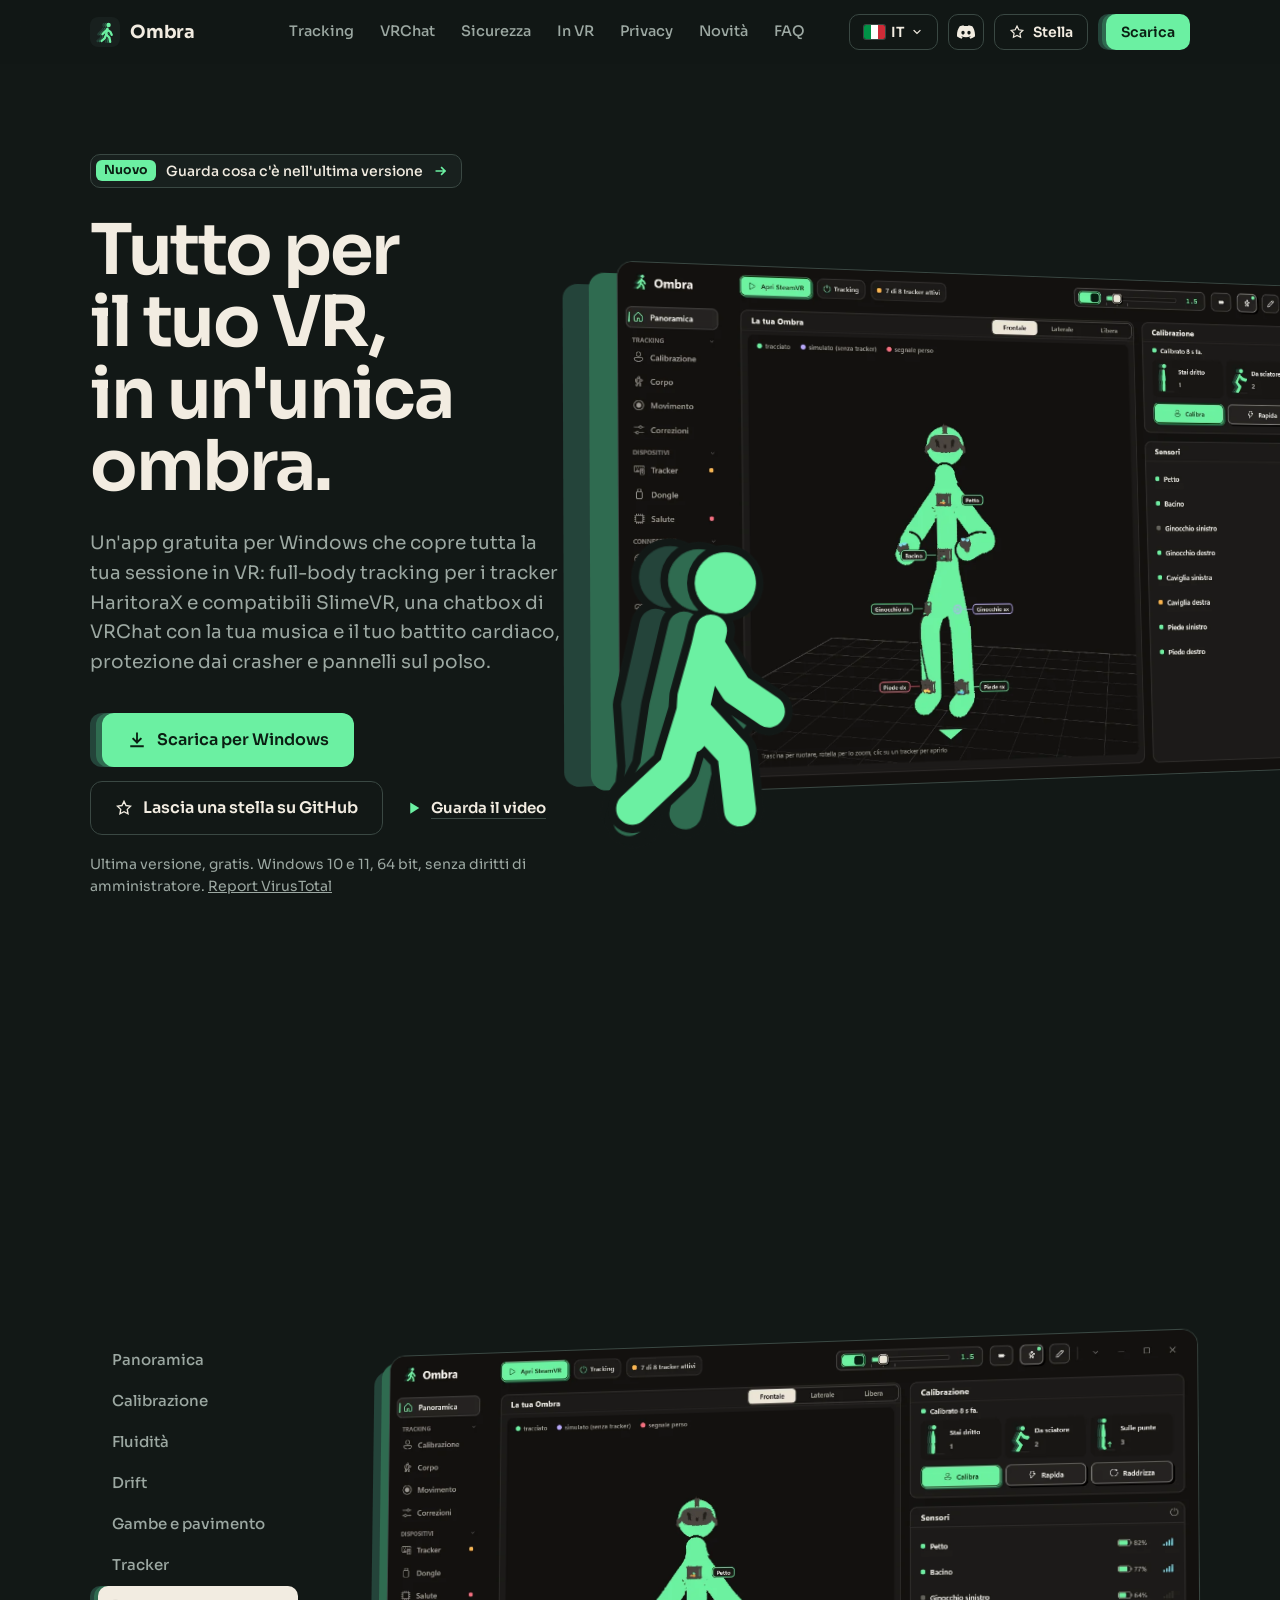
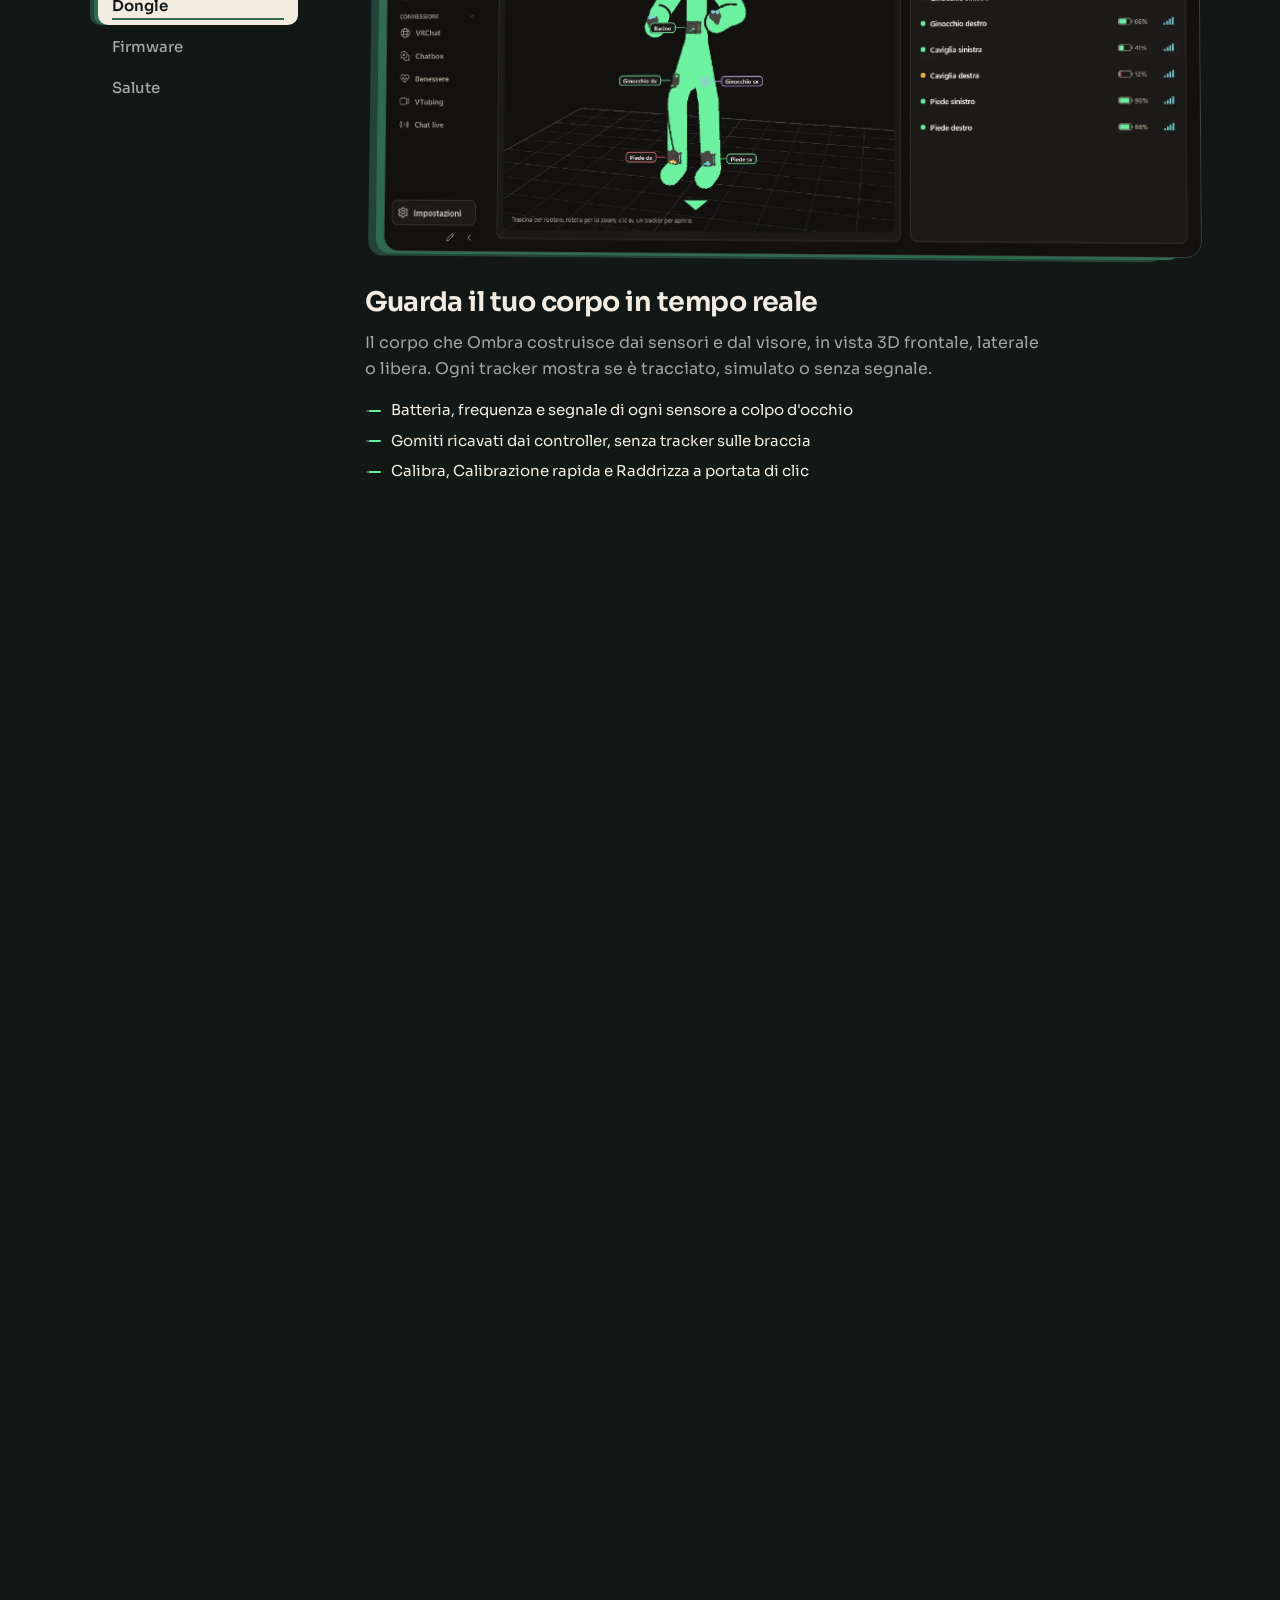
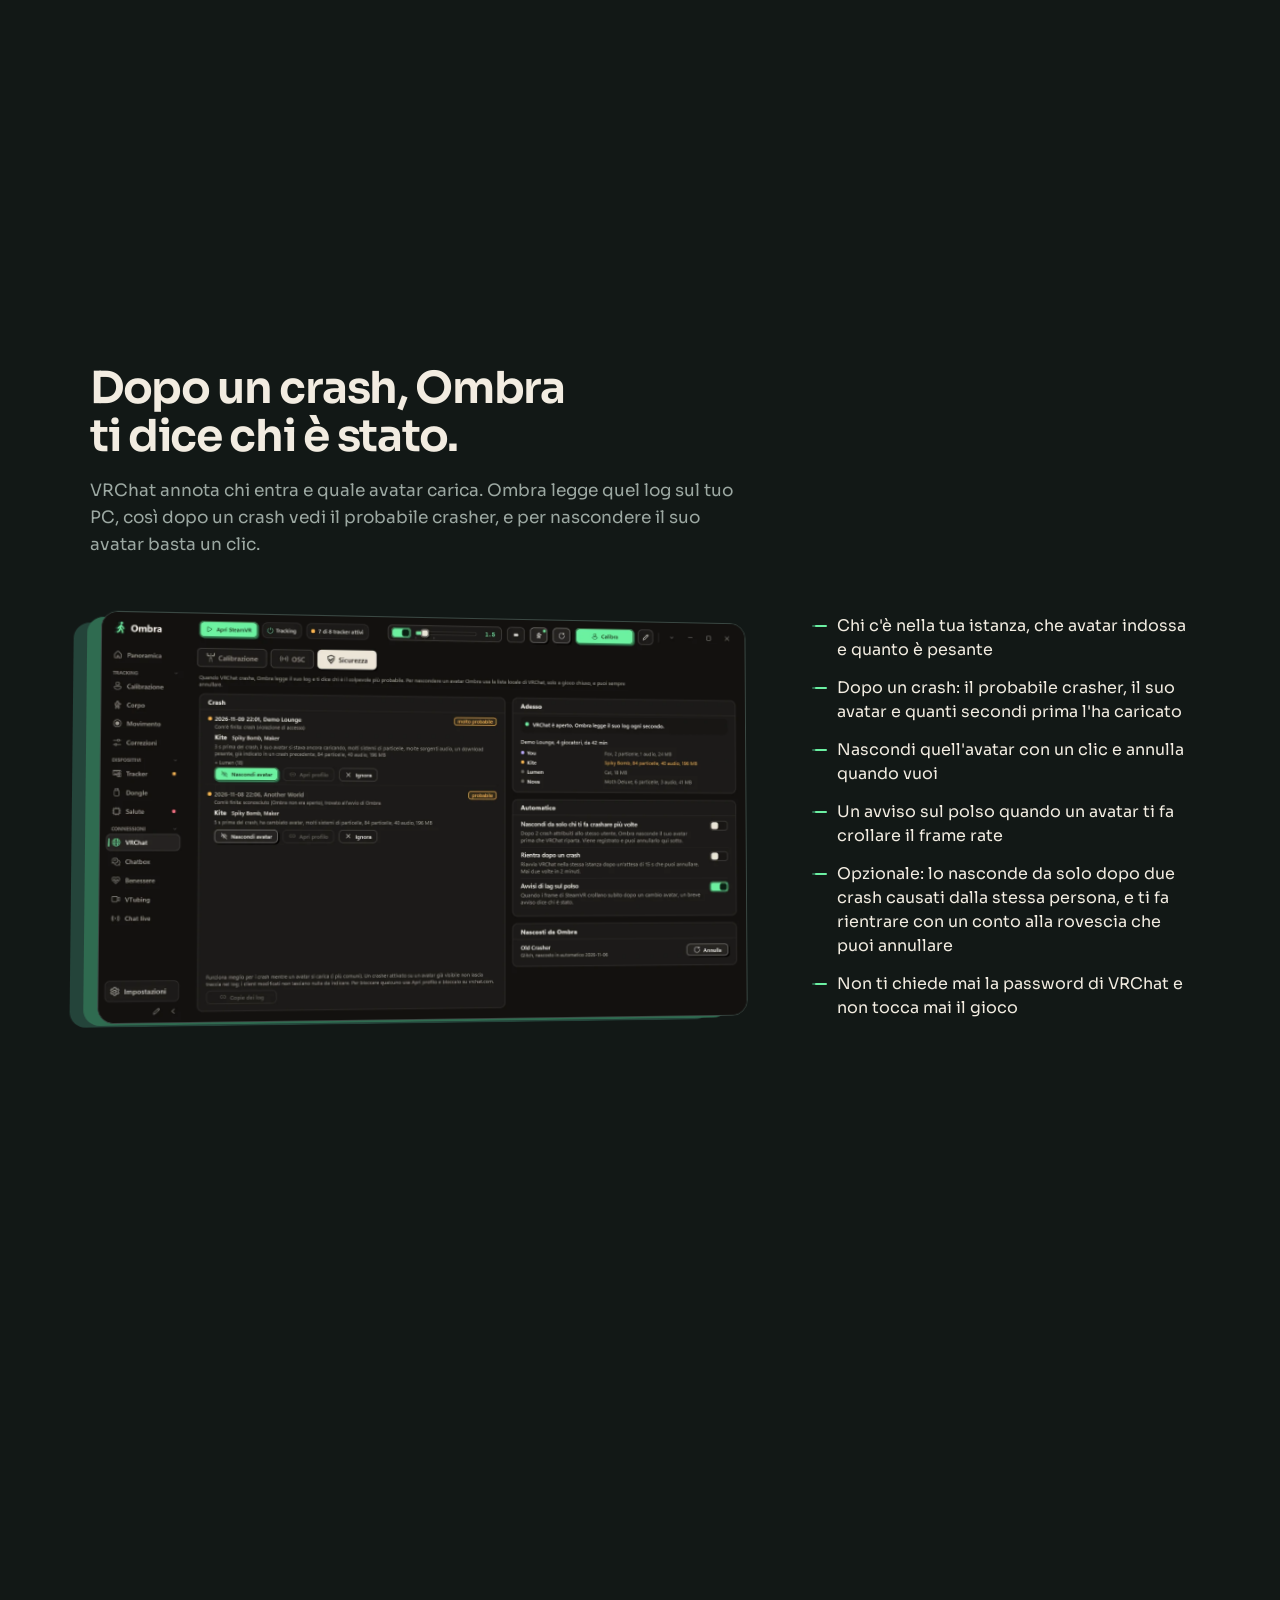
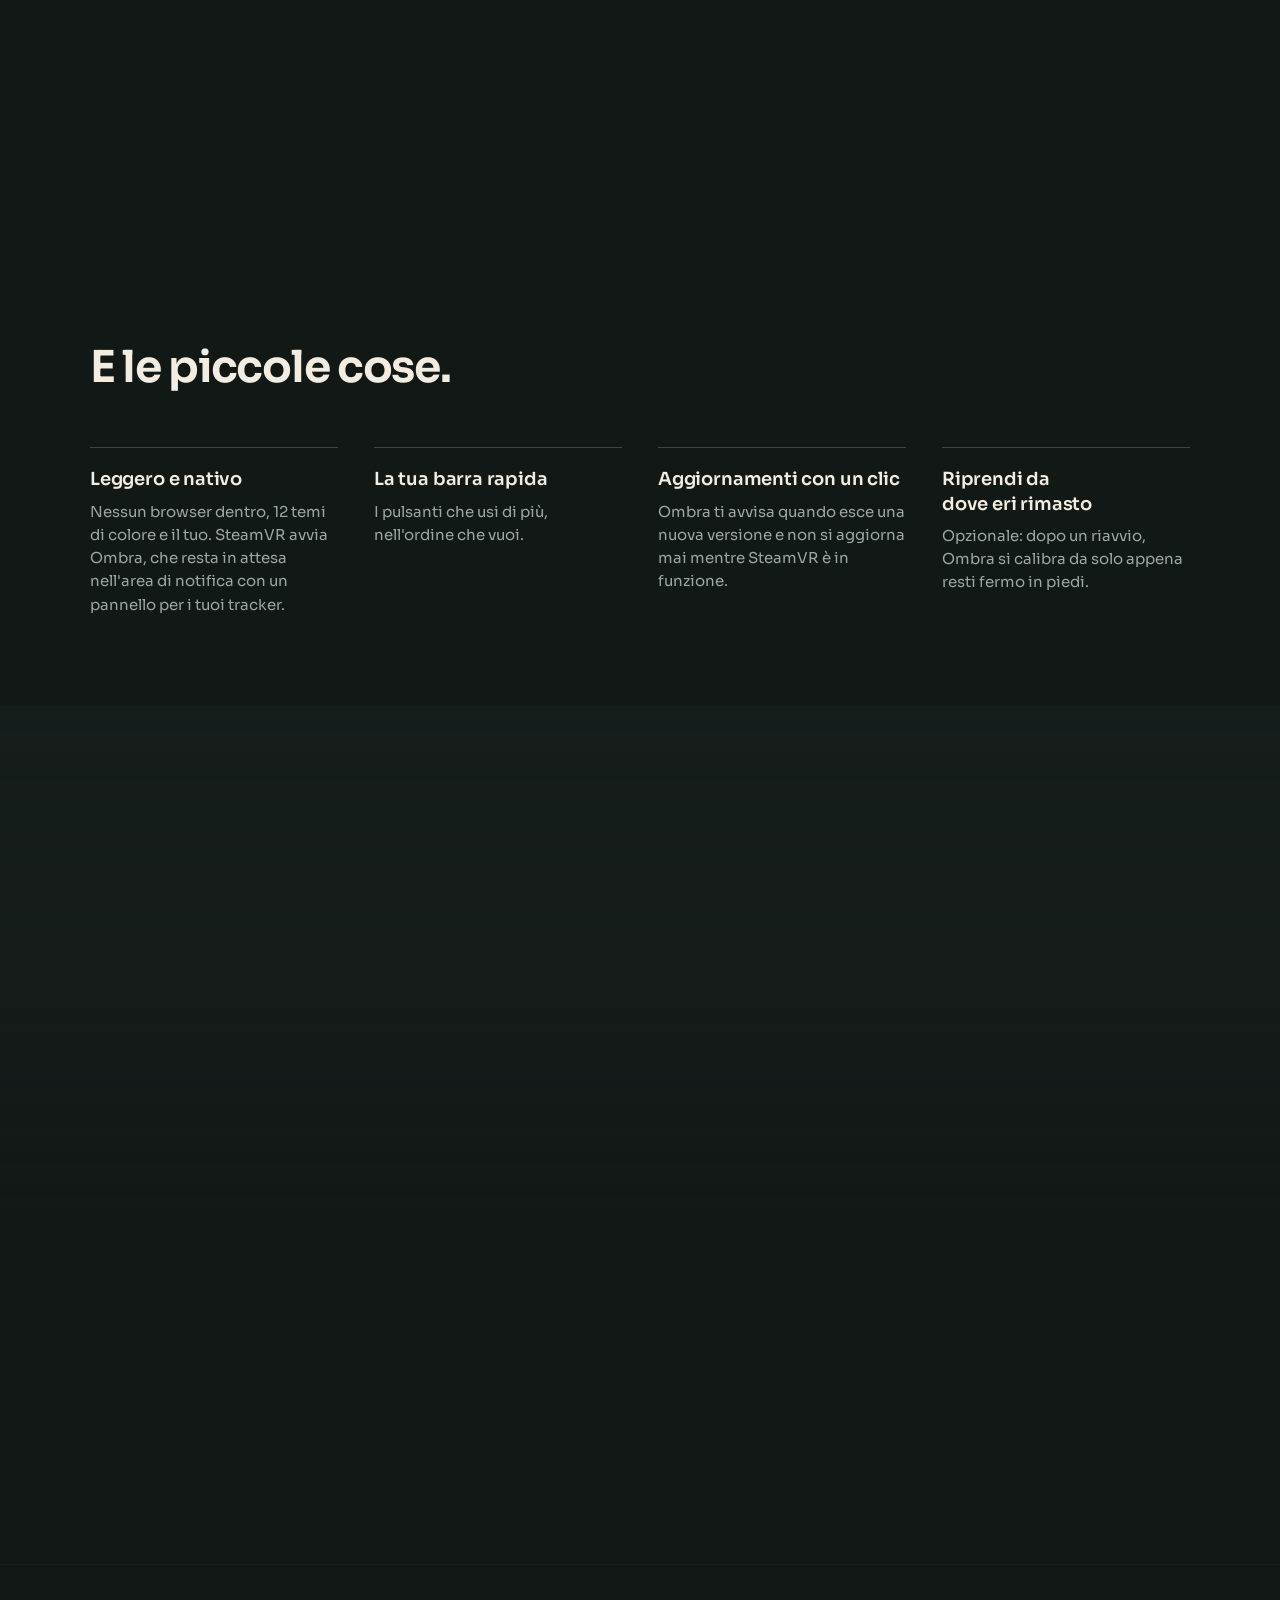
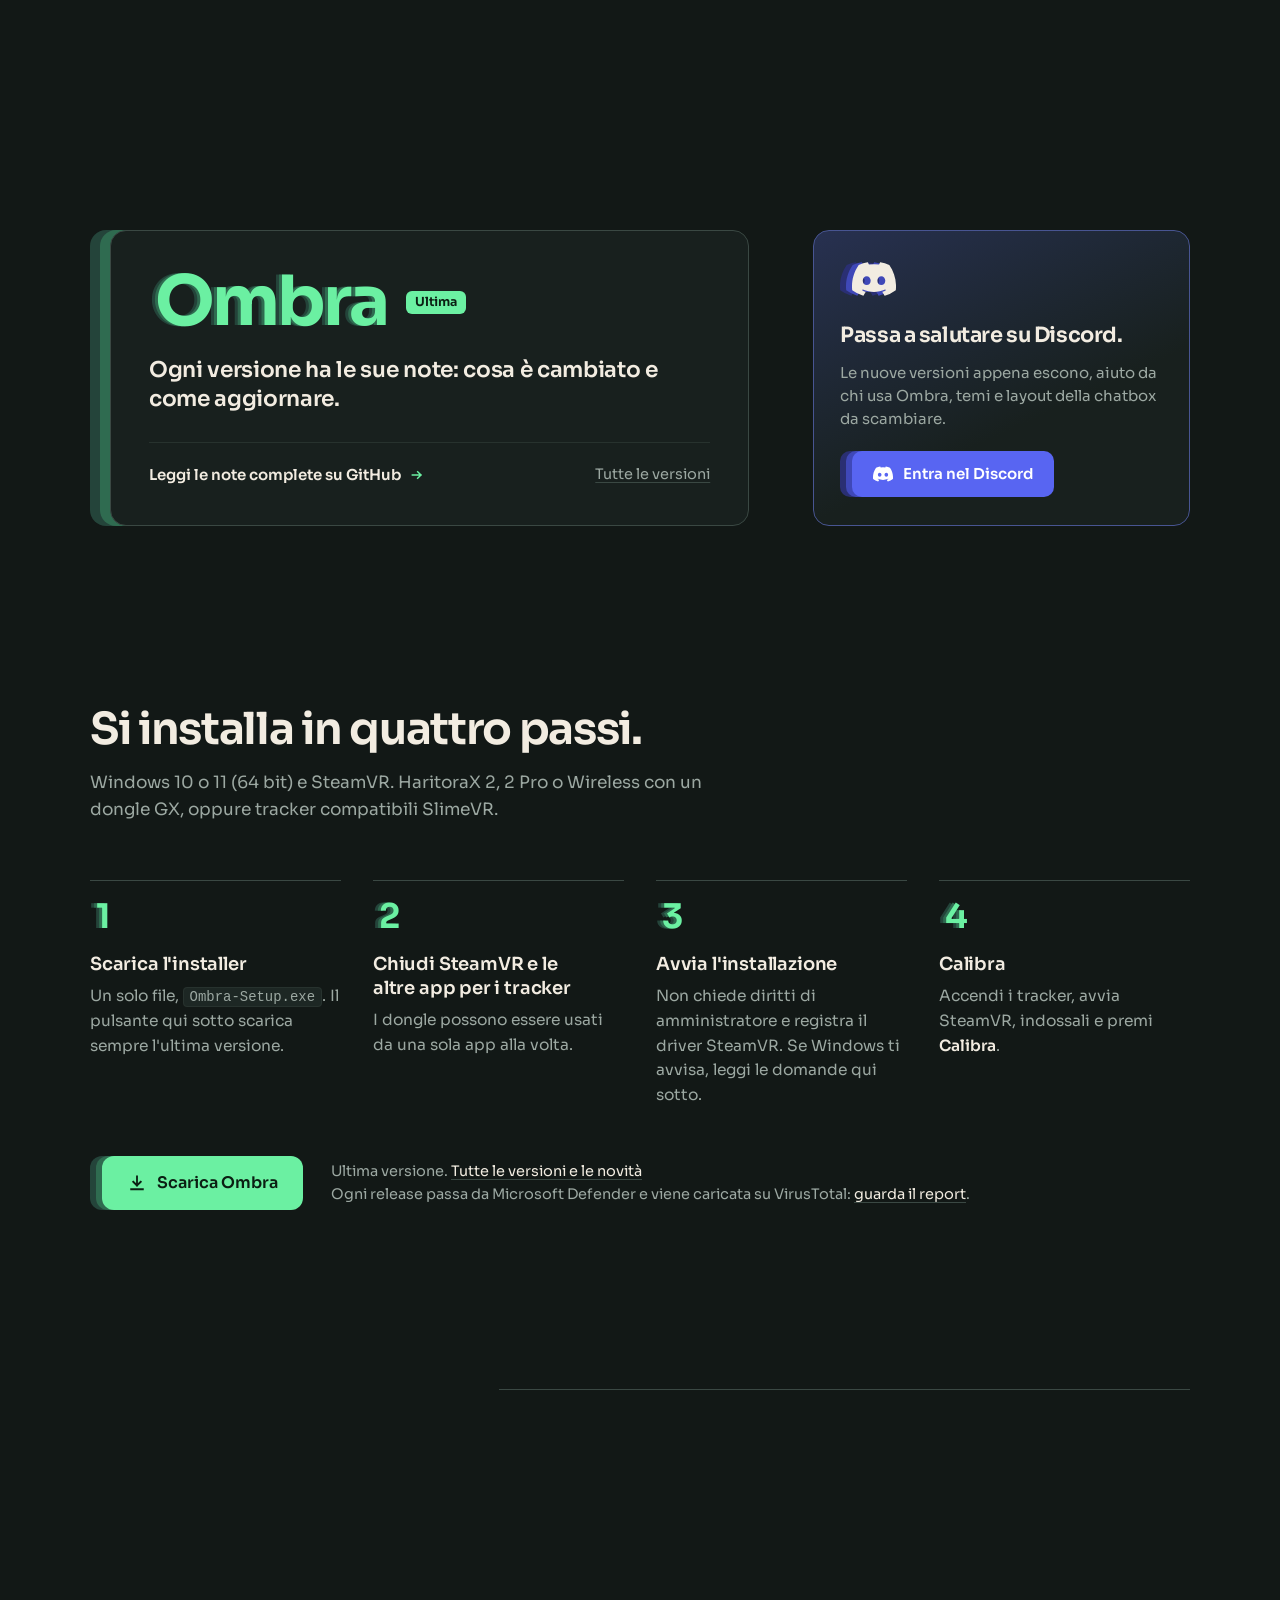
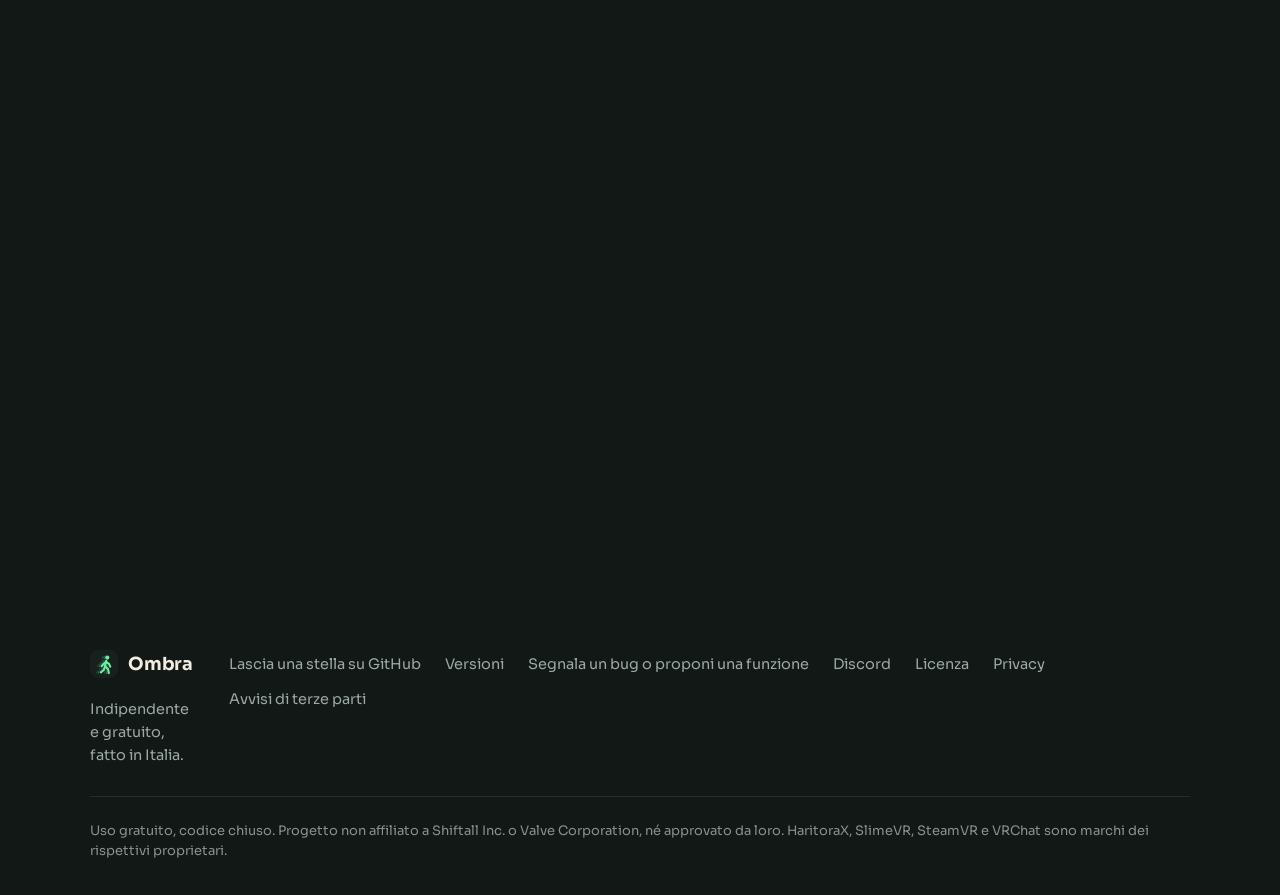
<file: site/it/index.html>
<!DOCTYPE html>
<!-- Template: texts live in site/i18n/<lang>.json; build with python tools/make_site.py.
     The page is one story: what Ombra is (hero), the things it does (chapters, each with its
     own screenshots), the small things, the privacy promise, install, the questions left. Nothing is
     said twice. -->
<html lang="it" data-t-menu-open="Apri il menu" data-t-menu-close="Chiudi il menu" data-t-version="Versione {v}">
<head>
<meta charset="utf-8">
<meta name="viewport" content="width=device-width, initial-scale=1">
<meta name="color-scheme" content="dark">
<meta name="theme-color" content="#121816">
<title>Ombra: full-body tracking gratis e app VRChat per SteamVR</title>
<meta name="description" content="App gratis per Windows: full-body tracking in SteamVR per HaritoraX e SlimeVR, chatbox di VRChat con il battito e protezione dai crasher. Senza account.">
<meta name="robots" content="index, follow, max-image-preview:large">
<link rel="canonical" href="https://thadoom.github.io/ombra/it/">
<link rel="alternate" hreflang="en" href="https://thadoom.github.io/ombra/">
<link rel="alternate" hreflang="it" href="https://thadoom.github.io/ombra/it/">
<link rel="alternate" hreflang="de" href="https://thadoom.github.io/ombra/de/">
<link rel="alternate" hreflang="fr" href="https://thadoom.github.io/ombra/fr/">
<link rel="alternate" hreflang="es" href="https://thadoom.github.io/ombra/es/">
<link rel="alternate" hreflang="pt-BR" href="https://thadoom.github.io/ombra/pt/">
<link rel="alternate" hreflang="ja" href="https://thadoom.github.io/ombra/ja/">
<link rel="alternate" hreflang="ko" href="https://thadoom.github.io/ombra/ko/">
<link rel="alternate" hreflang="zh-Hans" href="https://thadoom.github.io/ombra/zh/">
<link rel="alternate" hreflang="ru" href="https://thadoom.github.io/ombra/ru/">
<link rel="alternate" hreflang="x-default" href="https://thadoom.github.io/ombra/">
<meta property="og:type" content="website">
<meta property="og:site_name" content="Ombra">
<meta property="og:title" content="Ombra: tutto per il tuo VR, in un'unica ombra">
<meta property="og:description" content="Full-body tracking, chatbox di VRChat, protezione dai crasher e pannelli in VR in un'unica app. Gratis per Windows, senza account: i tuoi dati restano sul PC.">
<meta property="og:url" content="https://thadoom.github.io/ombra/it/">
<meta property="og:locale" content="it_IT">
<meta property="og:locale:alternate" content="en_US">
<meta property="og:locale:alternate" content="de_DE">
<meta property="og:locale:alternate" content="fr_FR">
<meta property="og:locale:alternate" content="es_ES">
<meta property="og:locale:alternate" content="pt_BR">
<meta property="og:locale:alternate" content="ja_JP">
<meta property="og:locale:alternate" content="ko_KR">
<meta property="og:locale:alternate" content="zh_CN">
<meta property="og:locale:alternate" content="ru_RU">
<meta property="og:image" content="https://thadoom.github.io/ombra/assets/og.png?v=4">
<meta property="og:image:width" content="1200">
<meta property="og:image:height" content="630">
<meta property="og:image:alt" content="Ombra: tutto per il tuo VR, in un'unica ombra">
<meta name="twitter:card" content="summary_large_image">
<meta name="twitter:image" content="https://thadoom.github.io/ombra/assets/og.png?v=4">
<link rel="icon" href="../assets/logo.svg" type="image/svg+xml">
<link rel="icon" href="../assets/favicon-32.png" type="image/png" sizes="32x32">
<link rel="apple-touch-icon" href="../assets/apple-touch-icon.png">
<link rel="preload" href="../assets/fonts/sora.woff2" as="font" type="font/woff2" crossorigin>
<link rel="preconnect" href="https://api.github.com" crossorigin>
<link rel="stylesheet" href="../style.css?v=22">
<script>
  // entrance animations hide content until main.js plays them; if it never does, show everything
  document.documentElement.classList.add("js");
  setTimeout(function () { var h = document.documentElement; if (!h.classList.contains("loaded")) h.classList.remove("js"); }, 3000);
</script>
<script type="application/ld+json">{"@context":"https://schema.org","@type":"SoftwareApplication","name":"Ombra","operatingSystem":"Windows 10, Windows 11","applicationCategory":"UtilitiesApplication","description":"App gratis per Windows: full-body tracking in SteamVR per HaritoraX e SlimeVR, chatbox di VRChat con il battito e protezione dai crasher. Senza account.","inLanguage":"it","featureList":["Full-body tracking che si muove come la tua ombra.","Guarda il tuo corpo in tempo reale","Calibrazione in tre pose","Uno smoothing su misura","Il drift, gestito mentre giochi","Gambe, piedi e pavimento","Ogni tracker, nei dettagli","Dongle e canali radio","Il firmware, dalla stessa finestra","È colpa della radio o del PC?","La tua chatbox di VRChat, con la tua musica e il tuo battito.","Una chatbox tutta tua","Fatto per VRChat","Dopo un crash, Ombra ti dice chi è stato.","Senza mai togliere il visore.","Un centro di controllo al polso","Una scheda nella dashboard di SteamVR","Ombra, a modo tuo.","Una barra laterale tutta tua","Un tema tutto tuo","E le piccole cose.","Leggero e nativo","La tua barra rapida","Aggiornamenti con un clic","Riprendi da dove eri rimasto"],"downloadUrl":"https://github.com/thadoom/ombra/releases/latest/download/Ombra-Setup.exe","offers":{"@type":"Offer","price":"0","priceCurrency":"USD"},"screenshot":["https://thadoom.github.io/ombra/assets/screens/home.it.webp","https://thadoom.github.io/ombra/assets/screens/calib.it.webp","https://thadoom.github.io/ombra/assets/screens/tuning.it.webp","https://thadoom.github.io/ombra/assets/screens/tuning-drift.it.webp","https://thadoom.github.io/ombra/assets/screens/tuning-body.it.webp","https://thadoom.github.io/ombra/assets/screens/trackers.it.webp","https://thadoom.github.io/ombra/assets/screens/dongles.it.webp","https://thadoom.github.io/ombra/assets/screens/firmware.it.webp","https://thadoom.github.io/ombra/assets/screens/health.it.webp","https://thadoom.github.io/ombra/assets/screens/chatbox.it.webp","https://thadoom.github.io/ombra/assets/screens/vrchat.it.webp","https://thadoom.github.io/ombra/assets/screens/safety.it.webp","https://thadoom.github.io/ombra/assets/screens/wrist.it.webp","https://thadoom.github.io/ombra/assets/screens/dashboard.it.webp","https://thadoom.github.io/ombra/assets/screens/sidebar.it.webp","https://thadoom.github.io/ombra/assets/screens/themes.it.webp"],"image":"https://thadoom.github.io/ombra/assets/og.png","isAccessibleForFree":true,"author":{"@type":"Person","name":"thadoom","url":"https://github.com/thadoom"},"license":"https://thadoom.github.io/ombra/legal.html#license","url":"https://thadoom.github.io/ombra/it/"}</script>
<script type="application/ld+json">{"@context":"https://schema.org","@type":"FAQPage","inLanguage":"it","mainEntity":[{"@type":"Question","name":"Mi serve un'altra app per i tracker?","acceptedAnswer":{"@type":"Answer","text":"No. Ombra legge direttamente i dongle, abbina i tracker e aggiorna il firmware con i file originali di Shiftall. Tieni chiuse le altre app per i tracker mentre Ombra è in funzione."}},{"@type":"Question","name":"Quali tracker e dongle funzionano?","acceptedAnswer":{"@type":"Answer","text":"HaritoraX 2, 2 Pro e Wireless con i dongle GX2 o GX6, e i tracker compatibili SlimeVR via Wi-Fi o con un ricevitore USB, per esempio Butterfly e Smol Slime. I tracker a base station come i Vive tracker si possono allineare a un Quest, e Ombra può rendere più fluidi anche altri tracker IMU già presenti in SteamVR. HaritoraX 1 (la versione con i cavi) non è supportato."}},{"@type":"Question","name":"Funziona con un Quest?","acceptedAnswer":{"@type":"Answer","text":"Sì. Con un PC, tramite SteamVR, via cavo o wireless. Con VRChat avviato direttamente sul Quest, Ombra invia il tuo corpo via OSC dal PC, senza SteamVR."}},{"@type":"Question","name":"Perché Windows mi avvisa quando apro l'installer?","acceptedAnswer":{"@type":"Answer","text":"L'installer non ha ancora una firma digitale, quindi SmartScreen non lo riconosce. Clicca Ulteriori informazioni, poi Esegui comunque. L'installazione avviene nella tua cartella utente e non servono diritti di amministratore."}},{"@type":"Question","name":"Come compare Ombra in SteamVR?","acceptedAnswer":{"@type":"Answer","text":"L'installazione aggiunge il driver SteamVR di Ombra. I tracker compaiono in SteamVR con i ruoli già impostati (bacino, petto, ginocchia, piedi, gomiti), ed è SteamVR ad avviare Ombra per te."}},{"@type":"Question","name":"Interferisce con il visore, i controller o le stazioni base?","acceptedAnswer":{"@type":"Answer","text":"No. I dispositivi Lighthouse, i visori e i controller non vengono mai modificati. Il driver crea solo i tracker virtuali di Ombra e, solo se attivi l'opzione, rende più fluidi altri tracker IMU."}},{"@type":"Question","name":"Servono i tracker?","acceptedAnswer":{"@type":"Answer","text":"No. Molti usano Ombra solo per la chatbox, gli strumenti per VRChat e il corpo ricavato dal visore. Scegli Nessun tracker nell'installazione e Ombra non ti chiede mai un dongle."}},{"@type":"Question","name":"Si può provare senza tracker?","acceptedAnswer":{"@type":"Answer","text":"Sì. Avvia Ombra.exe --demo per avere otto tracker demo su un GX2 e un GX6. La demo non tocca mai le porte COM, il Bluetooth, SteamVR o le tue impostazioni."}},{"@type":"Question","name":"Che lingue parla Ombra?","acceptedAnswer":{"@type":"Answer","text":"L'app e questo sito sono in inglese, italiano, tedesco, francese, spagnolo, portoghese brasiliano, giapponese, coreano, cinese semplificato e russo. Ombra usa la lingua di Windows e puoi cambiarla nelle Impostazioni."}},{"@type":"Question","name":"Ha legami con Shiftall o Valve?","acceptedAnswer":{"@type":"Answer","text":"No. Ombra è un progetto indipendente, gratuito da scaricare e usare. Il codice sorgente non è pubblico; su GitHub puoi proporre funzioni, estensioni e traduzioni."}},{"@type":"Question","name":"È stata usata l'IA per fare Ombra?","acceptedAnswer":{"@type":"Answer","text":"Sì. Ombra è fatta da un solo sviluppatore con strumenti di IA, soprattutto Claude di Anthropic, per ricerca, codice, test e traduzioni. Cosa fa Ombra lo decide lo sviluppatore, che approva ogni versione. Nessun generatore di immagini IA: gli screenshot sono catture reali dell'app. Dentro Ombra usa l'IA solo la dettatura in chatbox, facoltativa: il modello Whisper gira sul tuo PC e la tua voce non esce mai dal computer."}}]}</script>
</head>
<body>
<a class="skip" href="#main">Vai al contenuto</a>

<header class="nav" id="top">
  <div class="nav-bg" aria-hidden="true"></div>
  <div class="wrap nav-in">
    <a class="brand" href="#top" aria-label="Ombra, torna all'inizio"><img src="../assets/logo.svg" alt="" width="30" height="30"><span>Ombra</span></a>
    <nav aria-label="Principale">
      <ul class="nav-links">
        <li><a href="#tracking">Tracking</a></li>
        <li><a href="#vrchat">VRChat</a></li>
        <li><a href="#safety">Sicurezza</a></li>
        <li><a href="#in-vr">In VR</a></li>
        <li><a href="#privacy">Privacy</a></li>
        <li><a href="#news">Novità</a></li>
        <li><a href="#faq">FAQ</a></li>
      </ul>
    </nav>
    <div class="nav-actions">
<details class="langs"><summary class="btn btn-quiet btn-sm" aria-label="Lingua"><svg class="flag" aria-hidden="true" viewBox="0 0 30 20" width="21" height="14"><rect x="0.00" y="0" width="10.05" height="20" fill="#009246"/><rect x="10.00" y="0" width="10.05" height="20" fill="#ffffff"/><rect x="20.00" y="0" width="10.05" height="20" fill="#ce2b37"/></svg><span>IT</span><svg aria-hidden="true" class="chev" viewBox="0 0 24 24" width="12" height="12"><path d="M6 9l6 6 6-6" fill="none" stroke="currentColor" stroke-width="2.4" stroke-linecap="square" stroke-linejoin="miter"/></svg></summary><ul class="langs-menu"><li><a href="../" hreflang="en" lang="en"><svg class="flag" aria-hidden="true" viewBox="0 0 30 20" width="21" height="14"><rect width="30" height="20" fill="#012169"/><path d="M0 0L30 20M30 0L0 20" stroke="#fff" stroke-width="4"/><path d="M0 0L30 20M30 0L0 20" stroke="#c8102e" stroke-width="1.4"/><path d="M15 0V20M0 10H30" stroke="#fff" stroke-width="6"/><path d="M15 0V20M0 10H30" stroke="#c8102e" stroke-width="3.4"/></svg><span>English</span></a></li><li><a href="../it/" hreflang="it" lang="it" aria-current="true"><svg class="flag" aria-hidden="true" viewBox="0 0 30 20" width="21" height="14"><rect x="0.00" y="0" width="10.05" height="20" fill="#009246"/><rect x="10.00" y="0" width="10.05" height="20" fill="#ffffff"/><rect x="20.00" y="0" width="10.05" height="20" fill="#ce2b37"/></svg><span>Italiano</span></a></li><li><a href="../de/" hreflang="de" lang="de"><svg class="flag" aria-hidden="true" viewBox="0 0 30 20" width="21" height="14"><rect x="0" y="0.00" width="30" height="6.72" fill="#000000"/><rect x="0" y="6.67" width="30" height="6.72" fill="#dd0000"/><rect x="0" y="13.33" width="30" height="6.72" fill="#ffce00"/></svg><span>Deutsch</span></a></li><li><a href="../fr/" hreflang="fr" lang="fr"><svg class="flag" aria-hidden="true" viewBox="0 0 30 20" width="21" height="14"><rect x="0.00" y="0" width="10.05" height="20" fill="#0055a4"/><rect x="10.00" y="0" width="10.05" height="20" fill="#ffffff"/><rect x="20.00" y="0" width="10.05" height="20" fill="#ef4135"/></svg><span>Français</span></a></li><li><a href="../es/" hreflang="es" lang="es"><svg class="flag" aria-hidden="true" viewBox="0 0 30 20" width="21" height="14"><rect width="30" height="20" fill="#aa151b"/><rect y="5" width="30" height="10" fill="#f1bf00"/></svg><span>Español</span></a></li><li><a href="../pt/" hreflang="pt-BR" lang="pt-BR"><svg class="flag" aria-hidden="true" viewBox="0 0 30 20" width="21" height="14"><rect width="30" height="20" fill="#009c3b"/><polygon points="15,2.2 27.6,10 15,17.8 2.4,10" fill="#ffdf00"/><circle cx="15" cy="10" r="4.6" fill="#002776"/></svg><span>Português (Brasil)</span></a></li><li><a href="../ja/" hreflang="ja" lang="ja"><svg class="flag" aria-hidden="true" viewBox="0 0 30 20" width="21" height="14"><rect width="30" height="20" fill="#ffffff"/><circle cx="15" cy="10" r="6" fill="#bc002d"/></svg><span>日本語</span></a></li><li><a href="../ko/" hreflang="ko" lang="ko"><svg class="flag" aria-hidden="true" viewBox="0 0 30 20" width="21" height="14"><rect width="30" height="20" fill="#ffffff"/><g transform="rotate(33.7 15 10)"><path d="M10 10a5 5 0 0 1 10 0a2.5 2.5 0 0 1-5 0a2.5 2.5 0 0 0-5 0z" fill="#cd2e3a"/><path d="M20 10a5 5 0 0 1-10 0a2.5 2.5 0 0 1 5 0a2.5 2.5 0 0 0 5 0z" fill="#0047a0"/></g><g fill="#000"><rect x="3.4" y="3.2" width="4.6" height="1"/><rect x="3.4" y="4.8" width="4.6" height="1"/><rect x="22" y="14.2" width="4.6" height="1"/><rect x="22" y="15.8" width="4.6" height="1"/><rect x="22" y="3.2" width="4.6" height="1"/><rect x="3.4" y="15.8" width="4.6" height="1"/></g></svg><span>한국어</span></a></li><li><a href="../zh/" hreflang="zh-Hans" lang="zh-Hans"><svg class="flag" aria-hidden="true" viewBox="0 0 30 20" width="21" height="14"><rect width="30" height="20" fill="#de2910"/><polygon points="5.00,2.00 5.67,4.07 7.85,4.07 6.09,5.35 6.76,7.43 5.00,6.15 3.24,7.43 3.91,5.35 2.15,4.07 4.33,4.07" fill="#ffde00"/><polygon points="10.39,1.08 10.33,1.80 11.00,2.09 10.29,2.25 10.22,2.97 9.85,2.35 9.14,2.52 9.62,1.97 9.25,1.34 9.91,1.63" fill="#ffde00"/><polygon points="12.71,3.29 12.38,3.94 12.89,4.45 12.17,4.34 11.84,4.99 11.73,4.27 11.01,4.16 11.66,3.83 11.55,3.11 12.06,3.62" fill="#ffde00"/><polygon points="12.94,6.66 12.37,7.11 12.62,7.79 12.01,7.38 11.44,7.83 11.64,7.13 11.04,6.72 11.76,6.70 11.97,6.00 12.21,6.68" fill="#ffde00"/><polygon points="10.34,8.06 10.32,8.79 11.00,9.03 10.30,9.24 10.28,9.96 9.87,9.36 9.17,9.56 9.62,8.99 9.21,8.38 9.89,8.63" fill="#ffde00"/></svg><span>简体中文</span></a></li><li><a href="../ru/" hreflang="ru" lang="ru"><svg class="flag" aria-hidden="true" viewBox="0 0 30 20" width="21" height="14"><rect x="0" y="0.00" width="30" height="6.72" fill="#ffffff"/><rect x="0" y="6.67" width="30" height="6.72" fill="#0039a6"/><rect x="0" y="13.33" width="30" height="6.72" fill="#d52b1e"/></svg><span>Русский</span></a></li></ul></details>
      <a class="btn btn-quiet btn-sm btn-icon nav-discord" href="https://discord.gg/vFejerFCWA" target="_blank" rel="noopener" aria-label="Ombra su Discord" title="Discord"><svg class="i-discord" aria-hidden="true" viewBox="0 0 24 24" width="18" height="18"><path fill="currentColor" d="M20.32 4.37a19.8 19.8 0 0 0-4.89-1.52.07.07 0 0 0-.08.04c-.21.37-.44.86-.6 1.25a18.3 18.3 0 0 0-5.49 0 12.6 12.6 0 0 0-.62-1.25.08.08 0 0 0-.08-.04 19.7 19.7 0 0 0-4.88 1.52.07.07 0 0 0-.03.03C.53 9.05-.32 13.58.1 18.06a.08.08 0 0 0 .03.05 19.9 19.9 0 0 0 5.99 3.03.08.08 0 0 0 .09-.03c.46-.63.87-1.3 1.22-1.99a.08.08 0 0 0-.04-.1 13.1 13.1 0 0 1-1.87-.9.08.08 0 0 1 0-.12l.37-.3a.07.07 0 0 1 .08 0c3.93 1.8 8.18 1.8 12.06 0a.07.07 0 0 1 .08 0l.37.3a.08.08 0 0 1 0 .12c-.6.35-1.22.65-1.87.9a.08.08 0 0 0-.04.1c.36.7.77 1.36 1.22 1.99a.08.08 0 0 0 .09.03 19.8 19.8 0 0 0 6-3.03.08.08 0 0 0 .03-.05c.5-5.18-.84-9.68-3.55-13.66a.06.06 0 0 0-.03-.03ZM8.02 15.33c-1.18 0-2.16-1.08-2.16-2.42 0-1.33.96-2.42 2.16-2.42 1.21 0 2.18 1.1 2.16 2.42 0 1.34-.96 2.42-2.16 2.42Zm7.97 0c-1.18 0-2.15-1.08-2.15-2.42 0-1.33.95-2.42 2.15-2.42 1.21 0 2.18 1.1 2.16 2.42 0 1.34-.95 2.42-2.16 2.42Z"/></svg></a>
      <a class="btn btn-quiet btn-sm js-star" href="https://github.com/thadoom/ombra" target="_blank" rel="noopener">
        <svg class="i-star" aria-hidden="true" viewBox="0 0 24 24" width="16" height="16"><path d="m12 3.2 2.7 5.5 6 .9-4.35 4.25 1.03 6-5.38-2.83-5.38 2.83 1.03-6L3.3 9.6l6-.9Z"/></svg>
        Stella<span class="count" hidden></span>
      </a>
      <a class="btn btn-primary btn-sm js-download" href="https://github.com/thadoom/ombra/releases/latest/download/Ombra-Setup.exe" download>Scarica</a>
    </div>
    <button class="nav-toggle" type="button" aria-expanded="false" aria-controls="mobile-menu" aria-label="Apri il menu"><span></span><span></span></button>
  </div>
  <div class="mobile-menu" id="mobile-menu" hidden>
    <a href="#tracking">Tracking</a>
    <a href="#vrchat">VRChat</a>
    <a href="#safety">Sicurezza</a>
    <a href="#in-vr">In VR</a>
    <a href="#privacy">Privacy</a>
    <a href="#news">Novità</a>
    <a href="#install">Installa</a>
    <a href="#faq">FAQ</a>
    <a class="js-star" href="https://github.com/thadoom/ombra" target="_blank" rel="noopener">Lascia una stella su GitHub</a>
    <a class="m-discord" href="https://discord.gg/vFejerFCWA" target="_blank" rel="noopener"><svg class="i-discord" aria-hidden="true" viewBox="0 0 24 24" width="18" height="18"><path fill="currentColor" d="M20.32 4.37a19.8 19.8 0 0 0-4.89-1.52.07.07 0 0 0-.08.04c-.21.37-.44.86-.6 1.25a18.3 18.3 0 0 0-5.49 0 12.6 12.6 0 0 0-.62-1.25.08.08 0 0 0-.08-.04 19.7 19.7 0 0 0-4.88 1.52.07.07 0 0 0-.03.03C.53 9.05-.32 13.58.1 18.06a.08.08 0 0 0 .03.05 19.9 19.9 0 0 0 5.99 3.03.08.08 0 0 0 .09-.03c.46-.63.87-1.3 1.22-1.99a.08.08 0 0 0-.04-.1 13.1 13.1 0 0 1-1.87-.9.08.08 0 0 1 0-.12l.37-.3a.07.07 0 0 1 .08 0c3.93 1.8 8.18 1.8 12.06 0a.07.07 0 0 1 .08 0l.37.3a.08.08 0 0 1 0 .12c-.6.35-1.22.65-1.87.9a.08.08 0 0 0-.04.1c.36.7.77 1.36 1.22 1.99a.08.08 0 0 0 .09.03 19.8 19.8 0 0 0 6-3.03.08.08 0 0 0 .03-.05c.5-5.18-.84-9.68-3.55-13.66a.06.06 0 0 0-.03-.03ZM8.02 15.33c-1.18 0-2.16-1.08-2.16-2.42 0-1.33.96-2.42 2.16-2.42 1.21 0 2.18 1.1 2.16 2.42 0 1.34-.96 2.42-2.16 2.42Zm7.97 0c-1.18 0-2.15-1.08-2.15-2.42 0-1.33.95-2.42 2.15-2.42 1.21 0 2.18 1.1 2.16 2.42 0 1.34-.95 2.42-2.16 2.42Z"/></svg>Entra nel Discord</a>
    <div class="langs-mobile"><a href="../" hreflang="en" lang="en"><svg class="flag" aria-hidden="true" viewBox="0 0 30 20" width="21" height="14"><rect width="30" height="20" fill="#012169"/><path d="M0 0L30 20M30 0L0 20" stroke="#fff" stroke-width="4"/><path d="M0 0L30 20M30 0L0 20" stroke="#c8102e" stroke-width="1.4"/><path d="M15 0V20M0 10H30" stroke="#fff" stroke-width="6"/><path d="M15 0V20M0 10H30" stroke="#c8102e" stroke-width="3.4"/></svg><span>English</span></a><a href="../de/" hreflang="de" lang="de"><svg class="flag" aria-hidden="true" viewBox="0 0 30 20" width="21" height="14"><rect x="0" y="0.00" width="30" height="6.72" fill="#000000"/><rect x="0" y="6.67" width="30" height="6.72" fill="#dd0000"/><rect x="0" y="13.33" width="30" height="6.72" fill="#ffce00"/></svg><span>Deutsch</span></a><a href="../fr/" hreflang="fr" lang="fr"><svg class="flag" aria-hidden="true" viewBox="0 0 30 20" width="21" height="14"><rect x="0.00" y="0" width="10.05" height="20" fill="#0055a4"/><rect x="10.00" y="0" width="10.05" height="20" fill="#ffffff"/><rect x="20.00" y="0" width="10.05" height="20" fill="#ef4135"/></svg><span>Français</span></a><a href="../es/" hreflang="es" lang="es"><svg class="flag" aria-hidden="true" viewBox="0 0 30 20" width="21" height="14"><rect width="30" height="20" fill="#aa151b"/><rect y="5" width="30" height="10" fill="#f1bf00"/></svg><span>Español</span></a><a href="../pt/" hreflang="pt-BR" lang="pt-BR"><svg class="flag" aria-hidden="true" viewBox="0 0 30 20" width="21" height="14"><rect width="30" height="20" fill="#009c3b"/><polygon points="15,2.2 27.6,10 15,17.8 2.4,10" fill="#ffdf00"/><circle cx="15" cy="10" r="4.6" fill="#002776"/></svg><span>Português (Brasil)</span></a><a href="../ja/" hreflang="ja" lang="ja"><svg class="flag" aria-hidden="true" viewBox="0 0 30 20" width="21" height="14"><rect width="30" height="20" fill="#ffffff"/><circle cx="15" cy="10" r="6" fill="#bc002d"/></svg><span>日本語</span></a><a href="../ko/" hreflang="ko" lang="ko"><svg class="flag" aria-hidden="true" viewBox="0 0 30 20" width="21" height="14"><rect width="30" height="20" fill="#ffffff"/><g transform="rotate(33.7 15 10)"><path d="M10 10a5 5 0 0 1 10 0a2.5 2.5 0 0 1-5 0a2.5 2.5 0 0 0-5 0z" fill="#cd2e3a"/><path d="M20 10a5 5 0 0 1-10 0a2.5 2.5 0 0 1 5 0a2.5 2.5 0 0 0 5 0z" fill="#0047a0"/></g><g fill="#000"><rect x="3.4" y="3.2" width="4.6" height="1"/><rect x="3.4" y="4.8" width="4.6" height="1"/><rect x="22" y="14.2" width="4.6" height="1"/><rect x="22" y="15.8" width="4.6" height="1"/><rect x="22" y="3.2" width="4.6" height="1"/><rect x="3.4" y="15.8" width="4.6" height="1"/></g></svg><span>한국어</span></a><a href="../zh/" hreflang="zh-Hans" lang="zh-Hans"><svg class="flag" aria-hidden="true" viewBox="0 0 30 20" width="21" height="14"><rect width="30" height="20" fill="#de2910"/><polygon points="5.00,2.00 5.67,4.07 7.85,4.07 6.09,5.35 6.76,7.43 5.00,6.15 3.24,7.43 3.91,5.35 2.15,4.07 4.33,4.07" fill="#ffde00"/><polygon points="10.39,1.08 10.33,1.80 11.00,2.09 10.29,2.25 10.22,2.97 9.85,2.35 9.14,2.52 9.62,1.97 9.25,1.34 9.91,1.63" fill="#ffde00"/><polygon points="12.71,3.29 12.38,3.94 12.89,4.45 12.17,4.34 11.84,4.99 11.73,4.27 11.01,4.16 11.66,3.83 11.55,3.11 12.06,3.62" fill="#ffde00"/><polygon points="12.94,6.66 12.37,7.11 12.62,7.79 12.01,7.38 11.44,7.83 11.64,7.13 11.04,6.72 11.76,6.70 11.97,6.00 12.21,6.68" fill="#ffde00"/><polygon points="10.34,8.06 10.32,8.79 11.00,9.03 10.30,9.24 10.28,9.96 9.87,9.36 9.17,9.56 9.62,8.99 9.21,8.38 9.89,8.63" fill="#ffde00"/></svg><span>简体中文</span></a><a href="../ru/" hreflang="ru" lang="ru"><svg class="flag" aria-hidden="true" viewBox="0 0 30 20" width="21" height="14"><rect x="0" y="0.00" width="30" height="6.72" fill="#ffffff"/><rect x="0" y="6.67" width="30" height="6.72" fill="#0039a6"/><rect x="0" y="13.33" width="30" height="6.72" fill="#d52b1e"/></svg><span>Русский</span></a></div>
  </div>
</header>

<main id="main">

<section class="hero" aria-labelledby="hero-title">
  <div class="wrap hero-in">
    <div class="hero-copy">
      <a class="hero-new" href="#news"><span class="hero-new-tag">Nuovo</span><span class="hero-new-text">Guarda cosa c'è nell'ultima versione</span><svg aria-hidden="true" viewBox="0 0 24 24" width="16" height="16"><path d="M5 12h13m0 0-5-5m5 5-5 5" fill="none" stroke="currentColor" stroke-width="2.4" stroke-linecap="square"/></svg></a>
      <h1 id="hero-title">Tutto per il tuo VR, in un'unica ombra.</h1>
      <p class="lede">Un'app gratuita per Windows che copre tutta la tua sessione in VR: full-body tracking per i tracker HaritoraX e compatibili SlimeVR, una chatbox di VRChat con la tua musica e il tuo battito cardiaco, protezione dai crasher e pannelli sul polso.</p>
      <div class="cta">
        <a class="btn btn-primary btn-lg js-download" href="https://github.com/thadoom/ombra/releases/latest/download/Ombra-Setup.exe" download>
          <svg aria-hidden="true" viewBox="0 0 24 24" width="20" height="20"><path d="M12 4v11m0 0-4.5-4.5M12 15l4.5-4.5M5 19.5h14" fill="none" stroke="currentColor" stroke-width="2.2" stroke-linecap="square" stroke-linejoin="miter"/></svg>
          Scarica per Windows
        </a>
        <a class="btn btn-quiet btn-lg js-star" href="https://github.com/thadoom/ombra" target="_blank" rel="noopener">
          <svg class="i-star" aria-hidden="true" viewBox="0 0 24 24" width="18" height="18"><path d="m12 3.2 2.7 5.5 6 .9-4.35 4.25 1.03 6-5.38-2.83-5.38 2.83 1.03-6L3.3 9.6l6-.9Z"/></svg>
          Lascia una stella su GitHub<span class="count" hidden></span>
        </a>
        <!-- without script this link simply opens the video; with it, the video plays in the page -->
        <a class="watch js-watch" href="../assets/video/showcase.mp4">
          <svg aria-hidden="true" viewBox="0 0 24 24" width="18" height="18"><path d="M7 4.5v15l12-7.5Z" fill="currentColor"/></svg>
          Guarda il video
        </a>
      </div>
      <p class="hero-meta"><span class="js-release">Ultima versione</span>, gratis. Windows 10 e 11, 64 bit, senza diritti di amministratore. <a href="../vt/" target="_blank" rel="noopener">Report VirusTotal</a></p>
    </div>
    <!-- the real app, recorded in demo mode (tools/shots/record.ps1); the screenshot is what shows until
         the video plays, and all there is with reduced motion. The same screen is described in the tour below. -->
    <div class="hero-art" aria-hidden="true">
      <div class="hero-stage">
        <i class="plane plane-far"></i><i class="plane plane-near"></i>
        <div class="hero-window">
          <img src="../assets/screens/home.it.webp" width="1440" height="900" alt="">
          <video muted loop playsinline preload="none" width="1440" height="900" tabindex="-1"></video>
        </div>
        <svg class="figure" viewBox="70 80 400 400" preserveAspectRatio="xMidYMid meet">
          <g class="echo echo-far"><path class="o"/><circle class="o" r="48"/><path class="f"/><circle class="f" r="38"/></g>
          <g class="echo echo-near"><path class="o"/><circle class="o" r="48"/><path class="f"/><circle class="f" r="38"/></g>
          <g class="echo echo-you"><path class="o"/><circle class="o" r="48"/><path class="f"/><circle class="f" r="38"/></g>
          <rect class="hit" x="222" y="92" width="128" height="374" rx="56"><title>Prendimi, lanciami, o toccami tre volte.</title></rect>
        </svg>
      </div>
    </div>
  </div>
</section>

<!-- 1. tracking -->
<section class="section chapter" id="tracking" aria-labelledby="tracking-title">
  <div class="wrap">
    <header class="section-head">
      <h2 id="tracking-title">Full-body tracking che si muove come la tua ombra.</h2>
      <p>Ombra gestisce da solo i tracker HaritoraX e compatibili SlimeVR in SteamVR, senza altre app. Costruisce il tuo corpo dai sensori e dal visore, rende fluido ogni tracker e corregge il drift mentre giochi.</p>
    </header>
    <div class="tour">
      <div class="rail pills" role="tablist" aria-label="Pagine del tracking" aria-orientation="vertical">
        <span class="pill" aria-hidden="true"><i></i><i></i><i></i></span>
        <button role="tab" id="t-home" aria-controls="p-home" aria-selected="true">Panoramica</button>
        <button role="tab" id="t-calib" aria-controls="p-calib" aria-selected="false" tabindex="-1">Calibrazione</button>
        <button role="tab" id="t-smooth" aria-controls="p-smooth" aria-selected="false" tabindex="-1">Fluidità</button>
        <button role="tab" id="t-drift" aria-controls="p-drift" aria-selected="false" tabindex="-1">Drift</button>
        <button role="tab" id="t-body" aria-controls="p-body" aria-selected="false" tabindex="-1">Gambe e pavimento</button>
        <button role="tab" id="t-trackers" aria-controls="p-trackers" aria-selected="false" tabindex="-1">Tracker</button>
        <button role="tab" id="t-dongles" aria-controls="p-dongles" aria-selected="false" tabindex="-1">Dongle</button>
        <button role="tab" id="t-fw" aria-controls="p-fw" aria-selected="false" tabindex="-1">Firmware</button>
        <button role="tab" id="t-health" aria-controls="p-health" aria-selected="false" tabindex="-1">Salute</button>
      </div>
      <div class="stage">
        <div class="window">
          <div class="shots">
            <!-- data-clip: a recording of that page plays over its screenshot (tools/showcase/record_all.ps1) -->
            <img data-clip="hero" src="../assets/screens/home.it.webp" width="1440" height="900" alt="Pagina Panoramica: un corpo 3D in tempo reale con otto tracker, l'elenco dei sensori con batteria e frequenza di invio, e i comandi rapidi per fluidità, reset della direzione e calibrazione.">
            <img data-clip="calib" hidden loading="lazy" src="../assets/screens/calib.it.webp" width="1440" height="900" alt="Pagina Calibrazione con le schede delle pose, i segmenti allineati, le opzioni di avvio in VR e le scorciatoie da tastiera.">
            <img data-clip="tuning" hidden loading="lazy" src="../assets/screens/tuning.it.webp" width="1440" height="900" alt="Pagina Correzioni, scheda Fluidità, con preset, cursori e stili per ogni tracker.">
            <img hidden loading="lazy" src="../assets/screens/tuning-drift.it.webp" width="1440" height="900" alt="Pagina Correzioni, scheda Drift, con le opzioni del drift e una tabella in tempo reale per segmento.">
            <img hidden loading="lazy" src="../assets/screens/tuning-body.it.webp" width="1440" height="900" alt="Pagina Correzioni, scheda Gambe e piedi, con le opzioni delle gambe, la copertura delle perdite di segnale e i tracker che vede SteamVR.">
            <img data-clip="trackers" hidden loading="lazy" src="../assets/screens/trackers.it.webp" width="1440" height="900" alt="Pagina Tracker con l'elenco dei tracker e il pannello dei dettagli del tracker del petto.">
            <img hidden loading="lazy" src="../assets/screens/dongles.it.webp" width="1440" height="900" alt="Pagina Dongle con un GX2 e un GX6, i loro moduli, slot e canali.">
            <img hidden loading="lazy" src="../assets/screens/firmware.it.webp" width="1440" height="900" alt="Pagina Firmware con ogni tracker e dongle e la sua versione firmware.">
            <img hidden loading="lazy" src="../assets/screens/health.it.webp" width="1440" height="900" alt="Pagina Salute: pacchetti persi, segnale e frequenza di invio reale di ogni tracker, accanto ai frame persi da SteamVR.">
          </div>
          <div class="sweep" aria-hidden="true"><i></i><i></i><i></i></div>
        </div>
        <div class="panel" role="tabpanel" id="p-home" aria-labelledby="t-home">
          <h3>Guarda il tuo corpo in tempo reale</h3>
          <p>Il corpo che Ombra costruisce dai sensori e dal visore, in vista 3D frontale, laterale o libera. Ogni tracker mostra se è tracciato, simulato o senza segnale.</p>
          <ul class="ticks"><li>Batteria, frequenza e segnale di ogni sensore a colpo d'occhio</li><li>Gomiti ricavati dai controller, senza tracker sulle braccia</li><li>Calibra, Calibrazione rapida e Raddrizza a portata di clic</li></ul>
        </div>
        <div class="panel" role="tabpanel" id="p-calib" aria-labelledby="t-calib" hidden>
          <h3>Calibrazione in tre pose</h3>
          <p>Stai in piedi dritto, piegati nella posa da sciatore, poi sali sulle punte se hai i tracker ai piedi. Se qualcosa non va, Ombra ti dice quale parte del corpo controllare.</p>
          <ul class="ticks"><li>Avviala in VR: con entrambi i grilletti, una T-pose, un colpetto su un tracker o una scorciatoia da tastiera</li><li>La calibrazione rapida ricorda com'è montato ogni tracker, anche dopo un riavvio</li><li>Calibrazione camminando: bastano pochi passi per allineare bacino, gambe e piedi</li><li>Misura il tuo corpo e il pavimento toccandoli con un controller</li></ul>
        </div>
        <div class="panel" role="tabpanel" id="p-smooth" aria-labelledby="t-smooth" hidden>
          <h3>Uno smoothing su misura</h3>
          <p>Morbido, Bilanciato, Reattivo o Spento, oppure qualsiasi livello con un cursore. Dai a un singolo tracker il suo stile, per esempio piedi più calmi.</p>
          <ul class="ticks"><li>Quando ti accovacci o salti, il movimento resta netto</li><li>Ogni posa porta con sé la sua velocità, così SteamVR la prevede con precisione al singolo frame</li><li>Se vuoi, può applicare lo smoothing anche ad altri tracker IMU in SteamVR</li></ul>
        </div>
        <div class="panel" role="tabpanel" id="p-drift" aria-labelledby="t-drift" hidden>
          <h3>Il drift, gestito mentre giochi</h3>
          <p>La correzione del drift lavora mentre giochi, e una tabella in tempo reale mostra cosa sta facendo su ogni parte del corpo.</p>
          <ul class="ticks"><li>Meno reset, anche nelle sessioni lunghe</li><li>Attiva o disattiva ogni correzione singolarmente</li><li>Più giochi, più migliora</li></ul>
        </div>
        <div class="panel" role="tabpanel" id="p-body" aria-labelledby="t-body" hidden>
          <h3>Gambe, piedi e pavimento</h3>
          <p>Il tuo corpo resta credibile: i piedi non scendono sotto il pavimento, quelli appoggiati non scivolano e le ginocchia non si piegano mai al contrario.</p>
          <ul class="ticks"><li>Caviglie che si piegano, grazie al sensore di distanza di HaritoraX 2</li><li>Da seduto e da sdraiato: Ombra trova da solo il letto, il divano o il pavimento sotto di te</li><li>Copre le brevi perdite di segnale con una posa stimata e fluida</li><li>Scegli quali tracker vede SteamVR, gioco per gioco</li></ul>
        </div>
        <div class="panel" role="tabpanel" id="p-trackers" aria-labelledby="t-trackers" hidden>
          <h3>Ogni tracker, nei dettagli</h3>
          <p>Numero di serie, firmware, slot del dongle, tensione della batteria, segnale da entrambi i lati, stato del magnetometro e frequenza di invio reale.</p>
          <ul class="ticks"><li>Cambia parte del corpo, frequenza di invio (100 o 50 Hz) e modalità sensore</li><li>Spegni la luce di stato quando ti filmi</li><li>Tracker compatibili SlimeVR via Wi-Fi o con un ricevitore USB: entrano solo i tuoi, e un firewall che blocca si sistema con un clic</li></ul>
        </div>
        <div class="panel" role="tabpanel" id="p-dongles" aria-labelledby="t-dongles" hidden>
          <h3>Dongle e canali radio</h3>
          <p>Un GX2 ha due slot; un GX6 ha tre moduli radio da due slot ciascuno. Ombra mostra ogni modulo, il tracker in ogni slot e il suo canale.</p>
          <ul class="ticks"><li>Abbina e disabbina i tracker dall'app</li><li>Cambia canale, con un avviso quando due moduli vanno in conflitto</li><li>Trova con un clic i dongle appena collegati</li></ul>
        </div>
        <div class="panel" role="tabpanel" id="p-fw" aria-labelledby="t-fw" hidden>
          <h3>Il firmware, dalla stessa finestra</h3>
          <p>Aggiorna i tracker via Bluetooth e i dongle via USB con i file firmware originali di Shiftall, senza modifiche.</p>
          <ul class="ticks"><li>Prova prima il passaggio al Bluetooth, senza cambiare nulla</li><li>Ti avvisa quando i tracker hanno versioni firmware diverse</li><li>Ogni file viene verificato (SHA-256) prima di essere usato</li></ul>
        </div>
        <div class="panel" role="tabpanel" id="p-health" aria-labelledby="t-health" hidden>
          <h3>È colpa della radio o del PC?</h3>
          <p>Quando il tracking scatta, la pagina Salute ti mostra da dove viene il problema: pacchetti persi, segnale e frequenza reale di ogni tracker, accanto ai frame persi da SteamVR.</p>
          <ul class="ticks"><li>Gli ultimi minuti in un grafico, tracker per tracker</li><li>La causa probabile a parole, accanto ai numeri</li></ul>
        </div>
      </div>
    </div>
  </div>
</section>

<!-- 2. vrchat: chatbox, music, heart rate -->
<section class="section chapter" id="vrchat" aria-labelledby="vrchat-title">
  <div class="wrap">
    <header class="section-head">
      <h2 id="vrchat-title">La tua chatbox di VRChat, con la tua musica e il tuo battito.</h2>
      <p>Scegli un aspetto, cosa mostrare e in che ordine. Ombra la tiene dentro la nuvoletta e non la intasa mai.</p>
    </header>
    <div class="tour flip">
      <div class="rail pills" role="tablist" aria-label="Pagine di VRChat" aria-orientation="vertical">
        <span class="pill" aria-hidden="true"><i></i><i></i><i></i></span>
        <button role="tab" id="t-chat" aria-controls="p-chat" aria-selected="true">Chatbox</button>
        <button role="tab" id="t-vrc" aria-controls="p-vrc" aria-selected="false" tabindex="-1">Full-body in VRChat</button>
      </div>
      <div class="stage">
        <div class="window">
          <div class="shots">
            <img loading="lazy" src="../assets/screens/chatbox.it.webp" width="1440" height="900" alt="Sezione Chatbox: otto aspetti disegnati come nuvolette di VRChat, i divisori e a destra la nuvoletta come la mostrerà VRChat, con la nota che ci sta tutto.">
            <img hidden loading="lazy" src="../assets/screens/vrchat.it.webp" width="1440" height="900" alt="Pagina VRChat con le impostazioni full-body che Ombra consiglia per i tuoi tracker.">
          </div>
          <div class="sweep" aria-hidden="true"><i></i><i></i><i></i></div>
        </div>
        <div class="panel" role="tabpanel" id="p-chat" aria-labelledby="t-chat">
          <h3>Una chatbox tutta tua</h3>
          <p>Parti da un aspetto: otto vere nuvolette di VRChat disegnate con le tue righe, dal pulito al kawaii. Accendi e spegni i moduli, spostali su o giù, scegli uno dei dodici divisori che VRChat disegna davvero, oppure metti tutto su una riga.</p>
          <ul class="ticks"><li>Cosa ascolti su Spotify o su qualsiasi altro lettore, senza login, con play, pausa e brano successivo sul polso</li><li>Battito da Pulsoid o direttamente da una fascia cardio o un orologio Bluetooth, inviato anche al tuo avatar</li><li>Quando non ci sta, Ombra te lo dice e propone una correzione con un clic, invece di tagliarti il testo</li><li>Si condivide con un codice di 9 caratteri come <code>T7RK-1J85-6</code>, senza server in mezzo</li><li>Invia solo quando il testo cambia, e la nuvoletta sparisce quando la spegni</li></ul>
        </div>
        <div class="panel" role="tabpanel" id="p-vrc" aria-labelledby="t-vrc" hidden>
          <h3>Fatto per VRChat</h3>
          <p>La calibrazione di Ombra calibra anche VRChat, e le impostazioni full-body che VRChat consiglia per i tuoi tracker sono a un clic di distanza, con la possibilità di annullare.</p>
          <ul class="ticks"><li>Tracker OSC per VRChat su Quest, senza SteamVR</li><li>VMC per VSeeFace, Warudo, VNyan e altre app da VTuber</li></ul>
        </div>
      </div>
    </div>
  </div>
</section>

<!-- 3. safety: crashers -->
<section class="section chapter" id="safety" aria-labelledby="safety-title">
  <div class="wrap">
    <header class="section-head">
      <h2 id="safety-title">Dopo un crash, Ombra ti dice chi è stato.</h2>
      <p>VRChat annota chi entra e quale avatar carica. Ombra legge quel log sul tuo PC, così dopo un crash vedi il probabile crasher, e per nascondere il suo avatar basta un clic.</p>
    </header>
    <div class="solo">
      <div class="window"><div class="shots"><img loading="lazy" src="../assets/screens/safety.it.webp" width="1440" height="900" alt="Pagina Sicurezza: un report di crash con il probabile crasher, l'avatar che ha caricato e quanti secondi prima del crash."></div></div>
      <ul class="ticks solo-points">
        <li>Chi c'è nella tua istanza, che avatar indossa e quanto è pesante</li>
        <li>Dopo un crash: il probabile crasher, il suo avatar e quanti secondi prima l'ha caricato</li>
        <li>Nascondi quell'avatar con un clic e annulla quando vuoi</li>
        <li>Un avviso sul polso quando un avatar ti fa crollare il frame rate</li>
        <li>Opzionale: lo nasconde da solo dopo due crash causati dalla stessa persona, e ti fa rientrare con un conto alla rovescia che puoi annullare</li>
        <li>Non ti chiede mai la password di VRChat e non tocca mai il gioco</li>
      </ul>
    </div>
  </div>
</section>

<!-- 4. in VR: wrist and dashboard -->
<section class="section chapter" id="in-vr" aria-labelledby="invr-title">
  <div class="wrap">
    <header class="section-head">
      <h2 id="invr-title">Senza mai togliere il visore.</h2>
      <p>Quello che ti serve mentre giochi è sul polso e nella dashboard di SteamVR.</p>
    </header>
    <div class="tour flip">
      <div class="rail pills" role="tablist" aria-label="Pannelli in VR" aria-orientation="vertical">
        <span class="pill" aria-hidden="true"><i></i><i></i><i></i></span>
        <button role="tab" id="t-wrist" aria-controls="p-wrist" aria-selected="true">Polso</button>
        <button role="tab" id="t-dash" aria-controls="p-dash" aria-selected="false" tabindex="-1">Dashboard di SteamVR</button>
      </div>
      <div class="stage">
        <div class="window">
          <div class="shots">
            <img loading="lazy" src="../assets/screens/wrist.it.webp" width="1440" height="900" alt="Il pannello al polso: un orologio grande, 8 tracker su 8 attivi, la batteria più scarica con un avviso, gli interruttori per corpo intero, sonno, schermi e specchio, la musica e, accanto, la pagina della calibrazione.">
            <img hidden loading="lazy" src="../assets/screens/dashboard.it.webp" width="1440" height="900" alt="La scheda di Ombra nella dashboard di SteamVR: ogni tracker con la sua batteria, il piede destro spento in ambra, un grande pulsante Calibra e gli interruttori che cambi mentre giochi.">
          </div>
          <div class="sweep" aria-hidden="true"><i></i><i></i><i></i></div>
        </div>
        <div class="panel" role="tabpanel" id="p-wrist" aria-labelledby="t-wrist">
          <h3>Un centro di controllo al polso</h3>
          <p>Guarda il polso e compare: un orologio grande, quanti tracker sono attivi e la batteria più scarica, lo stato della calibrazione, quattro interruttori con il nome (corpo intero, sonno, schermi, specchio) e la tua musica. Lì arrivano anche le notifiche del PC. Distogli lo sguardo e sparisce.</p>
          <ul class="ticks"><li>Pagine Calibrazione e Opzioni: calibra, calibrazione rapida, raddrizza, fluidità, correzione del drift e gomiti senza aprire la dashboard</li><li>Niente pressioni per sbaglio: i pulsanti aspettano che il pannello sia in vista, il grilletto agisce quando lo rilasci e un pulsante grigio ti dice perché</li><li>Corpo intero acceso o spento con un tocco, senza dover ricalibrare dopo</li><li>Modalità sonno: corpo calmo, voce bassa e un visore che si scurisce piano</li><li>La chat live di Twitch, YouTube e TikTok LIVE, ogni messaggio con l'icona della sua piattaforma</li></ul>
        </div>
        <div class="panel" role="tabpanel" id="p-dash" aria-labelledby="t-dash" hidden>
          <h3>Una scheda nella dashboard di SteamVR</h3>
          <p>Ogni tracker con la sua batteria, grandi pulsanti per calibrare e raddrizzare, e gli interruttori che cambi mentre giochi.</p>
          <ul class="ticks"><li>Annulla una calibrazione dal VR; un tracker spento si vede in ambra</li><li>Avvisi in VR quando un tracker perde il segnale o ha la batteria scarica</li><li>Trascinamento dello spazio: tieni premuto un tasto e tira il mondo, con lancio e gravità</li></ul>
        </div>
      </div>
    </div>
  </div>
</section>

<!-- 5. yours: the sidebar and the theme -->
<section class="section chapter" id="yours" aria-labelledby="yours-title">
  <div class="wrap">
    <header class="section-head">
      <h2 id="yours-title">Ombra, a modo tuo.</h2>
      <p>Organizza la barra laterale e scegli i tuoi colori. Con un clic torni all'originale.</p>
    </header>
    <div class="tour">
      <div class="rail pills" role="tablist" aria-label="Personalizzazione" aria-orientation="vertical">
        <span class="pill" aria-hidden="true"><i></i><i></i><i></i></span>
        <button role="tab" id="t-rail" aria-controls="p-rail" aria-selected="true">Barra laterale</button>
        <button role="tab" id="t-theme" aria-controls="p-theme" aria-selected="false" tabindex="-1">Il tuo tema</button>
      </div>
      <div class="stage">
        <div class="window">
          <div class="shots">
            <img loading="lazy" src="../assets/screens/sidebar.it.webp" width="1440" height="900" alt="La barra laterale mentre la organizzi: il pulsante Nuova cartella, le cartelle Principale e OSC con le loro voci, una cartella chiusa e una maniglia accanto a ogni voce.">
            <img hidden loading="lazy" src="../assets/screens/themes.it.webp" width="1440" height="900" alt="Impostazioni, scheda Temi: i temi inclusi e l'editor Il tuo tema con sfondo, testo e colore principale, i codici esadecimali e le barre di tinta, saturazione e luminosità.">
          </div>
          <div class="sweep" aria-hidden="true"><i></i><i></i><i></i></div>
        </div>
        <div class="panel" role="tabpanel" id="p-rail" aria-labelledby="t-rail">
          <h3>Una barra laterale tutta tua</h3>
          <p>Premi la matita in fondo alla barra: crea cartelle, dagli un nome e trascina voci e cartelle intere dove vuoi.</p>
          <ul class="ticks"><li>Come su Discord: tieni una voce sopra un'altra per un attimo e lasciala, e le due diventano una cartella con il nome pronto da scrivere</li><li>Un clic sul titolo di una cartella la chiude, così vedi solo quello che usi</li><li>Impostazioni resta in fondo, e un pulsante riporta la barra originale</li></ul>
        </div>
        <div class="panel" role="tabpanel" id="p-theme" aria-labelledby="t-theme" hidden>
          <h3>Un tema tutto tuo</h3>
          <p>Impostazioni → Temi → Il tuo tema: scegli sfondo, colore del testo e colore principale, con le barre o i codici esadecimali. Ombra calcola il resto. Lo vedi dal vivo in tutta l'app e nei pannelli in VR; salvalo, o annulla per tornare indietro.</p>
          <ul class="ticks"><li>Anche i colori di stato, se vuoi, e un avviso quando qualcosa diventa poco leggibile</li><li>Copia il codice e pubblicalo su Discord: i tuoi amici lo incollano, lo provano dal vivo e lo tengono se gli piace</li><li>Le Impostazioni ora hanno le schede (Generali, SteamVR e polso, Temi), così niente esce dalle finestre piccole</li></ul>
        </div>
      </div>
    </div>
  </div>
</section>

<!-- the small things -->
<section class="section more" id="more" aria-labelledby="more-title">
  <div class="wrap">
    <header class="section-head">
      <h2 id="more-title">E le piccole cose.</h2>
    </header>
    <ul class="more-list">
      <li><h3>Leggero e nativo</h3><p>Nessun browser dentro, 12 temi di colore e il tuo. SteamVR avvia Ombra, che resta in attesa nell'area di notifica con un pannello per i tuoi tracker.</p></li>
      <li><h3>La tua barra rapida</h3><p>I pulsanti che usi di più, nell'ordine che vuoi.</p></li>
      <li><h3>Aggiornamenti con un clic</h3><p>Ombra ti avvisa quando esce una nuova versione e non si aggiorna mai mentre SteamVR è in funzione.</p></li>
      <li><h3>Riprendi da dove eri rimasto</h3><p>Opzionale: dopo un riavvio, Ombra si calibra da solo appena resti fermo in piedi.</p></li>
    </ul>
  </div>
</section>

<!-- privacy: the promise and the ledger -->
<section class="section promise" id="privacy" aria-labelledby="privacy-title">
  <div class="wrap promise-in">
    <header class="section-head promise-head">
      <h2 id="privacy-title"><span class="setup">Gratis, senza account.</span> Ombra non conserva i tuoi dati.</h2>
      <p>Ecco tutto quello che Ombra fa con internet, e tutto quello che non fa.</p>
    </header>
    <div class="ledger">
      <div class="ledger-group stay">
        <h3>Resta sul tuo PC</h3>
        <ul><li>Impostazioni, calibrazione e misure del corpo</li><li>I report dei crash e quello che Ombra legge dal log di VRChat</li><li>Il tuo battito e la musica che ascolti</li></ul>
      </div>
      <div class="ledger-group online">
        <h3>Va online solo per</h3>
        <ul><li>cercare su GitHub una nuova versione, se non disattivi il controllo</li><li>scaricare da Shiftall il firmware dei tracker, quando aggiorni</li><li>comunicare con i servizi che colleghi tu, come Pulsoid</li></ul>
      </div>
      <div class="ledger-group none">
        <h3>Non esiste</h3>
        <ul><li><span class="x">Un account da creare</span></li><li><span class="x">Un server di Ombra</span></li><li><span class="x">Pubblicità, analytics o telemetria</span></li><li><span class="x">Un prezzo, né ora né in futuro</span></li></ul>
      </div>
    </div>
  </div>
</section>

<!-- news: the latest release, read live from GitHub's release notes (main.js); without script, a link to them -->
<section class="section news" id="news" aria-labelledby="news-title" data-t-latest="Ultima" data-t-more="Mostra tutte le novità" data-t-less="Mostra meno" data-t-english="Le note di rilascio sono in inglese.">
  <div class="wrap">
    <header class="section-head">
      <h2 id="news-title">Le novità.</h2>
      <p>Ombra cambia spesso. Qui trovi cosa porta l'ultima versione, preso dalle sue note di rilascio, e cosa è uscito prima.</p>
    </header>
    <div class="news-in">
      <article class="rel">
        <header class="rel-head">
          <p class="rel-v"><span class="rel-num">Ombra</span></p>
          <p class="rel-meta"><span class="rel-tag">Ultima</span></p>
        </header>
        <p class="rel-lead">Ogni versione ha le sue note: cosa è cambiato e come aggiornare.</p>
        <div class="rel-body"></div>
        <p class="rel-links">
          <a class="rel-full" href="https://github.com/thadoom/ombra/releases/latest">Leggi le note complete su GitHub<svg aria-hidden="true" viewBox="0 0 24 24" width="16" height="16"><path d="M5 12h13m0 0-5-5m5 5-5 5" fill="none" stroke="currentColor" stroke-width="2.2" stroke-linecap="square"/></svg></a>
          <a class="rel-all" href="https://github.com/thadoom/ombra/releases">Tutte le versioni</a>
        </p>
      </article>
      <aside class="news-side">
        <div class="past" hidden>
          <h3>Prima di questa</h3>
          <ol class="past-list"></ol>
        </div>
        <div class="discord-card">
          <span class="dc-mark" aria-hidden="true"><svg class="i-discord" aria-hidden="true" viewBox="0 0 24 24" width="44" height="44"><path fill="currentColor" d="M20.32 4.37a19.8 19.8 0 0 0-4.89-1.52.07.07 0 0 0-.08.04c-.21.37-.44.86-.6 1.25a18.3 18.3 0 0 0-5.49 0 12.6 12.6 0 0 0-.62-1.25.08.08 0 0 0-.08-.04 19.7 19.7 0 0 0-4.88 1.52.07.07 0 0 0-.03.03C.53 9.05-.32 13.58.1 18.06a.08.08 0 0 0 .03.05 19.9 19.9 0 0 0 5.99 3.03.08.08 0 0 0 .09-.03c.46-.63.87-1.3 1.22-1.99a.08.08 0 0 0-.04-.1 13.1 13.1 0 0 1-1.87-.9.08.08 0 0 1 0-.12l.37-.3a.07.07 0 0 1 .08 0c3.93 1.8 8.18 1.8 12.06 0a.07.07 0 0 1 .08 0l.37.3a.08.08 0 0 1 0 .12c-.6.35-1.22.65-1.87.9a.08.08 0 0 0-.04.1c.36.7.77 1.36 1.22 1.99a.08.08 0 0 0 .09.03 19.8 19.8 0 0 0 6-3.03.08.08 0 0 0 .03-.05c.5-5.18-.84-9.68-3.55-13.66a.06.06 0 0 0-.03-.03ZM8.02 15.33c-1.18 0-2.16-1.08-2.16-2.42 0-1.33.96-2.42 2.16-2.42 1.21 0 2.18 1.1 2.16 2.42 0 1.34-.96 2.42-2.16 2.42Zm7.97 0c-1.18 0-2.15-1.08-2.15-2.42 0-1.33.95-2.42 2.15-2.42 1.21 0 2.18 1.1 2.16 2.42 0 1.34-.95 2.42-2.16 2.42Z"/></svg><svg class="i-discord" aria-hidden="true" viewBox="0 0 24 24" width="44" height="44"><path fill="currentColor" d="M20.32 4.37a19.8 19.8 0 0 0-4.89-1.52.07.07 0 0 0-.08.04c-.21.37-.44.86-.6 1.25a18.3 18.3 0 0 0-5.49 0 12.6 12.6 0 0 0-.62-1.25.08.08 0 0 0-.08-.04 19.7 19.7 0 0 0-4.88 1.52.07.07 0 0 0-.03.03C.53 9.05-.32 13.58.1 18.06a.08.08 0 0 0 .03.05 19.9 19.9 0 0 0 5.99 3.03.08.08 0 0 0 .09-.03c.46-.63.87-1.3 1.22-1.99a.08.08 0 0 0-.04-.1 13.1 13.1 0 0 1-1.87-.9.08.08 0 0 1 0-.12l.37-.3a.07.07 0 0 1 .08 0c3.93 1.8 8.18 1.8 12.06 0a.07.07 0 0 1 .08 0l.37.3a.08.08 0 0 1 0 .12c-.6.35-1.22.65-1.87.9a.08.08 0 0 0-.04.1c.36.7.77 1.36 1.22 1.99a.08.08 0 0 0 .09.03 19.8 19.8 0 0 0 6-3.03.08.08 0 0 0 .03-.05c.5-5.18-.84-9.68-3.55-13.66a.06.06 0 0 0-.03-.03ZM8.02 15.33c-1.18 0-2.16-1.08-2.16-2.42 0-1.33.96-2.42 2.16-2.42 1.21 0 2.18 1.1 2.16 2.42 0 1.34-.96 2.42-2.16 2.42Zm7.97 0c-1.18 0-2.15-1.08-2.15-2.42 0-1.33.95-2.42 2.15-2.42 1.21 0 2.18 1.1 2.16 2.42 0 1.34-.95 2.42-2.16 2.42Z"/></svg><svg class="i-discord" aria-hidden="true" viewBox="0 0 24 24" width="44" height="44"><path fill="currentColor" d="M20.32 4.37a19.8 19.8 0 0 0-4.89-1.52.07.07 0 0 0-.08.04c-.21.37-.44.86-.6 1.25a18.3 18.3 0 0 0-5.49 0 12.6 12.6 0 0 0-.62-1.25.08.08 0 0 0-.08-.04 19.7 19.7 0 0 0-4.88 1.52.07.07 0 0 0-.03.03C.53 9.05-.32 13.58.1 18.06a.08.08 0 0 0 .03.05 19.9 19.9 0 0 0 5.99 3.03.08.08 0 0 0 .09-.03c.46-.63.87-1.3 1.22-1.99a.08.08 0 0 0-.04-.1 13.1 13.1 0 0 1-1.87-.9.08.08 0 0 1 0-.12l.37-.3a.07.07 0 0 1 .08 0c3.93 1.8 8.18 1.8 12.06 0a.07.07 0 0 1 .08 0l.37.3a.08.08 0 0 1 0 .12c-.6.35-1.22.65-1.87.9a.08.08 0 0 0-.04.1c.36.7.77 1.36 1.22 1.99a.08.08 0 0 0 .09.03 19.8 19.8 0 0 0 6-3.03.08.08 0 0 0 .03-.05c.5-5.18-.84-9.68-3.55-13.66a.06.06 0 0 0-.03-.03ZM8.02 15.33c-1.18 0-2.16-1.08-2.16-2.42 0-1.33.96-2.42 2.16-2.42 1.21 0 2.18 1.1 2.16 2.42 0 1.34-.96 2.42-2.16 2.42Zm7.97 0c-1.18 0-2.15-1.08-2.15-2.42 0-1.33.95-2.42 2.15-2.42 1.21 0 2.18 1.1 2.16 2.42 0 1.34-.95 2.42-2.16 2.42Z"/></svg></span>
          <h3>Passa a salutare su Discord.</h3>
          <p>Le nuove versioni appena escono, aiuto da chi usa Ombra, temi e layout della chatbox da scambiare.</p>
          <a class="btn btn-discord" href="https://discord.gg/vFejerFCWA" target="_blank" rel="noopener"><svg class="i-discord" aria-hidden="true" viewBox="0 0 24 24" width="20" height="20"><path fill="currentColor" d="M20.32 4.37a19.8 19.8 0 0 0-4.89-1.52.07.07 0 0 0-.08.04c-.21.37-.44.86-.6 1.25a18.3 18.3 0 0 0-5.49 0 12.6 12.6 0 0 0-.62-1.25.08.08 0 0 0-.08-.04 19.7 19.7 0 0 0-4.88 1.52.07.07 0 0 0-.03.03C.53 9.05-.32 13.58.1 18.06a.08.08 0 0 0 .03.05 19.9 19.9 0 0 0 5.99 3.03.08.08 0 0 0 .09-.03c.46-.63.87-1.3 1.22-1.99a.08.08 0 0 0-.04-.1 13.1 13.1 0 0 1-1.87-.9.08.08 0 0 1 0-.12l.37-.3a.07.07 0 0 1 .08 0c3.93 1.8 8.18 1.8 12.06 0a.07.07 0 0 1 .08 0l.37.3a.08.08 0 0 1 0 .12c-.6.35-1.22.65-1.87.9a.08.08 0 0 0-.04.1c.36.7.77 1.36 1.22 1.99a.08.08 0 0 0 .09.03 19.8 19.8 0 0 0 6-3.03.08.08 0 0 0 .03-.05c.5-5.18-.84-9.68-3.55-13.66a.06.06 0 0 0-.03-.03ZM8.02 15.33c-1.18 0-2.16-1.08-2.16-2.42 0-1.33.96-2.42 2.16-2.42 1.21 0 2.18 1.1 2.16 2.42 0 1.34-.96 2.42-2.16 2.42Zm7.97 0c-1.18 0-2.15-1.08-2.15-2.42 0-1.33.95-2.42 2.15-2.42 1.21 0 2.18 1.1 2.16 2.42 0 1.34-.95 2.42-2.16 2.42Z"/></svg>Entra nel Discord</a>
        </div>
      </aside>
    </div>
  </div>
</section>

<section class="section" id="install" aria-labelledby="install-title">
  <div class="wrap">
    <header class="section-head">
      <h2 id="install-title">Si installa in quattro passi.</h2>
      <p>Windows 10 o 11 (64 bit) e SteamVR. HaritoraX 2, 2 Pro o Wireless con un dongle GX, oppure tracker compatibili SlimeVR.</p>
    </header>
    <ol class="steps">
      <li><h3>Scarica l'installer</h3><p>Un solo file, <code>Ombra-Setup.exe</code>. Il pulsante qui sotto scarica sempre l'ultima versione.</p></li>
      <li><h3>Chiudi SteamVR e le altre app per i tracker</h3><p>I dongle possono essere usati da una sola app alla volta.</p></li>
      <li><h3>Avvia l'installazione</h3><p>Non chiede diritti di amministratore e registra il driver SteamVR. Se Windows ti avvisa, leggi le domande qui sotto.</p></li>
      <li><h3>Calibra</h3><p>Accendi i tracker, avvia SteamVR, indossali e premi <b>Calibra</b>.</p></li>
    </ol>
    <div class="install-cta">
      <a class="btn btn-primary btn-lg js-download" href="https://github.com/thadoom/ombra/releases/latest/download/Ombra-Setup.exe" download>
        <svg aria-hidden="true" viewBox="0 0 24 24" width="20" height="20"><path d="M12 4v11m0 0-4.5-4.5M12 15l4.5-4.5M5 19.5h14" fill="none" stroke="currentColor" stroke-width="2.2" stroke-linecap="square" stroke-linejoin="miter"/></svg>
        Scarica Ombra
      </a>
      <p><span class="js-release">Ultima versione</span>. <a href="https://github.com/thadoom/ombra/releases">Tutte le versioni e le novità</a><br>Ogni release passa da Microsoft Defender e viene caricata su VirusTotal: <a href="../vt/">guarda il report</a>.</p>
    </div>
  </div>
</section>

<section class="section" id="faq" aria-labelledby="faq-title">
  <div class="wrap faq-wrap">
    <header class="section-head">
      <h2 id="faq-title">Domande</h2>
      <p>Se manca qualcosa, <a href="https://github.com/thadoom/ombra/discussions">chiedi su GitHub</a>.</p>
    </header>
    <div class="faq">
      <details><summary>Mi serve un'altra app per i tracker?</summary><div class="answer"><p>No. Ombra legge direttamente i dongle, abbina i tracker e aggiorna il firmware con i file originali di Shiftall. Tieni chiuse le altre app per i tracker mentre Ombra è in funzione.</p></div></details>
      <details><summary>Quali tracker e dongle funzionano?</summary><div class="answer"><p>HaritoraX 2, 2 Pro e Wireless con i dongle GX2 o GX6, e i tracker compatibili SlimeVR via Wi-Fi o con un ricevitore USB, per esempio Butterfly e Smol Slime. I tracker a base station come i Vive tracker si possono allineare a un Quest, e Ombra può rendere più fluidi anche altri tracker IMU già presenti in SteamVR. HaritoraX 1 (la versione con i cavi) non è supportato.</p></div></details>
      <details><summary>Funziona con un Quest?</summary><div class="answer"><p>Sì. Con un PC, tramite SteamVR, via cavo o wireless. Con VRChat avviato direttamente sul Quest, Ombra invia il tuo corpo via OSC dal PC, senza SteamVR.</p></div></details>
      <details><summary>Perché Windows mi avvisa quando apro l'installer?</summary><div class="answer"><p>L'installer non ha ancora una firma digitale, quindi SmartScreen non lo riconosce. Clicca <b>Ulteriori informazioni</b>, poi <b>Esegui comunque</b>. L'installazione avviene nella tua cartella utente e non servono diritti di amministratore.</p></div></details>
      <details><summary>Come compare Ombra in SteamVR?</summary><div class="answer"><p>L'installazione aggiunge il driver SteamVR di Ombra. I tracker compaiono in SteamVR con i ruoli già impostati (bacino, petto, ginocchia, piedi, gomiti), ed è SteamVR ad avviare Ombra per te.</p></div></details>
      <details><summary>Interferisce con il visore, i controller o le stazioni base?</summary><div class="answer"><p>No. I dispositivi Lighthouse, i visori e i controller non vengono mai modificati. Il driver crea solo i tracker virtuali di Ombra e, solo se attivi l'opzione, rende più fluidi altri tracker IMU.</p></div></details>
      <details><summary>Servono i tracker?</summary><div class="answer"><p>No. Molti usano Ombra solo per la chatbox, gli strumenti per VRChat e il corpo ricavato dal visore. Scegli <b>Nessun tracker</b> nell'installazione e Ombra non ti chiede mai un dongle.</p></div></details>
      <details><summary>Si può provare senza tracker?</summary><div class="answer"><p>Sì. Avvia <code>Ombra.exe --demo</code> per avere otto tracker demo su un GX2 e un GX6. La demo non tocca mai le porte COM, il Bluetooth, SteamVR o le tue impostazioni.</p></div></details>
      <details><summary>Che lingue parla Ombra?</summary><div class="answer"><p>L'app e questo sito sono in inglese, italiano, tedesco, francese, spagnolo, portoghese brasiliano, giapponese, coreano, cinese semplificato e russo. Ombra usa la lingua di Windows e puoi cambiarla nelle Impostazioni.</p></div></details>
      <details><summary>Ha legami con Shiftall o Valve?</summary><div class="answer"><p>No. Ombra è un progetto indipendente, gratuito da scaricare e usare. Il codice sorgente non è pubblico; su GitHub puoi proporre funzioni, estensioni e traduzioni.</p></div></details>
      <details><summary>È stata usata l'IA per fare Ombra?</summary><div class="answer"><p>Sì. Ombra è fatta da un solo sviluppatore con strumenti di IA, soprattutto Claude di Anthropic, per ricerca, codice, test e traduzioni. Cosa fa Ombra lo decide lo sviluppatore, che approva ogni versione. Nessun generatore di immagini IA: gli screenshot sono catture reali dell'app. Dentro Ombra usa l'IA solo la dettatura in chatbox, facoltativa: il modello Whisper gira sul tuo PC e la tua voce non esce mai dal computer.</p></div></details>
    </div>
  </div>
</section>

</main>

<footer class="foot">
  <div class="wrap foot-in">
    <div class="foot-brand">
      <a class="brand" href="#top"><img src="../assets/logo.svg" alt="" width="28" height="28"><span>Ombra</span></a>
      <p>Indipendente e gratuito, fatto in Italia.</p>
    </div>
    <ul class="foot-links">
      <li><a class="js-star" href="https://github.com/thadoom/ombra" rel="noopener" target="_blank">Lascia una stella su GitHub</a></li>
      <li><a href="https://github.com/thadoom/ombra/releases">Versioni</a></li>
      <li><a href="https://github.com/thadoom/ombra/issues/new/choose">Segnala un bug o proponi una funzione</a></li>
      <li><a href="https://discord.gg/vFejerFCWA" target="_blank" rel="noopener">Discord</a></li>
      <li><a href="../legal.html#license">Licenza</a></li>
      <li><a href="../legal.html#privacy">Privacy</a></li>
      <li><a href="../legal.html#notices">Avvisi di terze parti</a></li>
    </ul>
    <p class="fine">Uso gratuito, codice chiuso. Progetto non affiliato a Shiftall Inc. o Valve Corporation, né approvato da loro. HaritoraX, SlimeVR, SteamVR e VRChat sono marchi dei rispettivi proprietari.</p>
  </div>
  <div class="foot-mark" aria-hidden="true">Ombra</div>
</footer>

<dialog class="theater" id="theater" aria-label="Guarda il video">
  <video controls playsinline preload="none" width="1920" height="1080"></video>
  <button class="dl-close theater-close" type="button" aria-label="Chiudi">
    <svg viewBox="0 0 24 24" width="18" height="18" aria-hidden="true"><path d="M6 6l12 12M18 6 6 18" fill="none" stroke="currentColor" stroke-width="2" stroke-linecap="square"/></svg>
  </button>
</dialog>

<div class="dl-toast" id="dl-toast" role="status" aria-live="polite" hidden>
  <div class="dl-card">
    <p class="dl-title">Download di Ombra-Setup.exe in corso</p>
    <p>Quando Windows dice di aver protetto il PC, clicca <b>Ulteriori informazioni</b>, poi <b>Esegui comunque</b>. L'installer non ha ancora una firma digitale, quindi SmartScreen non lo conosce.</p>
    <p class="dl-star">Se ti trovi bene con Ombra, una stella su GitHub aiuta altre persone a scoprire l'app.</p>
    <a class="btn btn-quiet btn-sm js-star" href="https://github.com/thadoom/ombra" target="_blank" rel="noopener">
      <svg class="i-star" aria-hidden="true" viewBox="0 0 24 24" width="16" height="16"><path d="m12 3.2 2.7 5.5 6 .9-4.35 4.25 1.03 6-5.38-2.83-5.38 2.83 1.03-6L3.3 9.6l6-.9Z"/></svg>
      Lascia una stella su GitHub
    </a>
    <button class="dl-close" type="button" aria-label="Chiudi">
      <svg viewBox="0 0 24 24" width="18" height="18" aria-hidden="true"><path d="M6 6l12 12M18 6 6 18" fill="none" stroke="currentColor" stroke-width="2" stroke-linecap="square"/></svg>
    </button>
  </div>
</div>

<!-- the goodbye at the end of the page: the mark comes forward and waves (main.js, wide screens with a pointer) -->
<div class="spot" hidden aria-hidden="true"></div>
<aside class="bye" id="bye" aria-label="Ciao!" hidden>
  <p class="bye-hi">Ciao!</p>
  <p>Grazie di aver letto fino in fondo. Ci vediamo in VR.</p>
  <a class="btn btn-sm btn-discord" href="https://discord.gg/vFejerFCWA" target="_blank" rel="noopener"><svg class="i-discord" aria-hidden="true" viewBox="0 0 24 24" width="18" height="18"><path fill="currentColor" d="M20.32 4.37a19.8 19.8 0 0 0-4.89-1.52.07.07 0 0 0-.08.04c-.21.37-.44.86-.6 1.25a18.3 18.3 0 0 0-5.49 0 12.6 12.6 0 0 0-.62-1.25.08.08 0 0 0-.08-.04 19.7 19.7 0 0 0-4.88 1.52.07.07 0 0 0-.03.03C.53 9.05-.32 13.58.1 18.06a.08.08 0 0 0 .03.05 19.9 19.9 0 0 0 5.99 3.03.08.08 0 0 0 .09-.03c.46-.63.87-1.3 1.22-1.99a.08.08 0 0 0-.04-.1 13.1 13.1 0 0 1-1.87-.9.08.08 0 0 1 0-.12l.37-.3a.07.07 0 0 1 .08 0c3.93 1.8 8.18 1.8 12.06 0a.07.07 0 0 1 .08 0l.37.3a.08.08 0 0 1 0 .12c-.6.35-1.22.65-1.87.9a.08.08 0 0 0-.04.1c.36.7.77 1.36 1.22 1.99a.08.08 0 0 0 .09.03 19.8 19.8 0 0 0 6-3.03.08.08 0 0 0 .03-.05c.5-5.18-.84-9.68-3.55-13.66a.06.06 0 0 0-.03-.03ZM8.02 15.33c-1.18 0-2.16-1.08-2.16-2.42 0-1.33.96-2.42 2.16-2.42 1.21 0 2.18 1.1 2.16 2.42 0 1.34-.96 2.42-2.16 2.42Zm7.97 0c-1.18 0-2.15-1.08-2.15-2.42 0-1.33.95-2.42 2.15-2.42 1.21 0 2.18 1.1 2.16 2.42 0 1.34-.95 2.42-2.16 2.42Z"/></svg>Entra nel Discord</a>
  <button class="dl-close bye-close" type="button" aria-label="Chiudi">
    <svg viewBox="0 0 24 24" width="18" height="18" aria-hidden="true"><path d="M6 6l12 12M18 6 6 18" fill="none" stroke="currentColor" stroke-width="2" stroke-linecap="square"/></svg>
  </button>
</aside>

<script src="../main.js?v=20" defer></script>
</body>
</html>
</file>
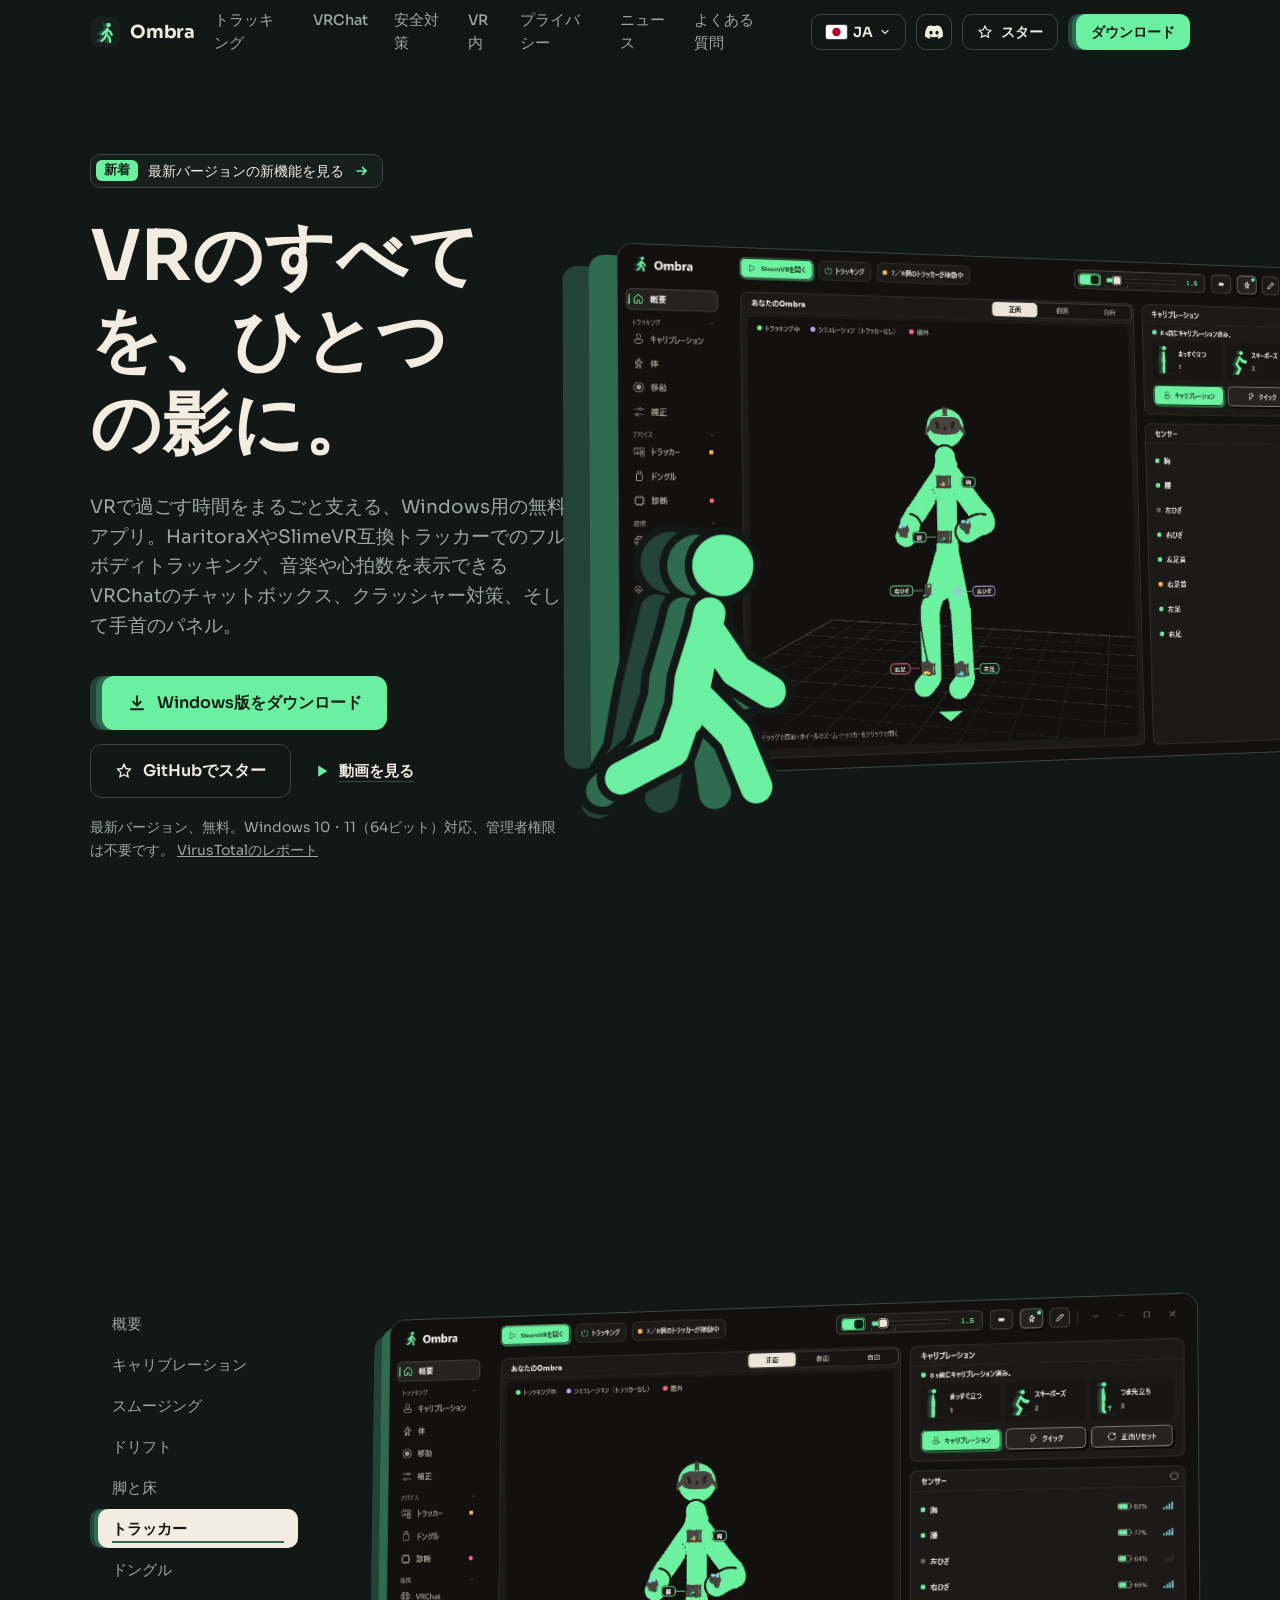
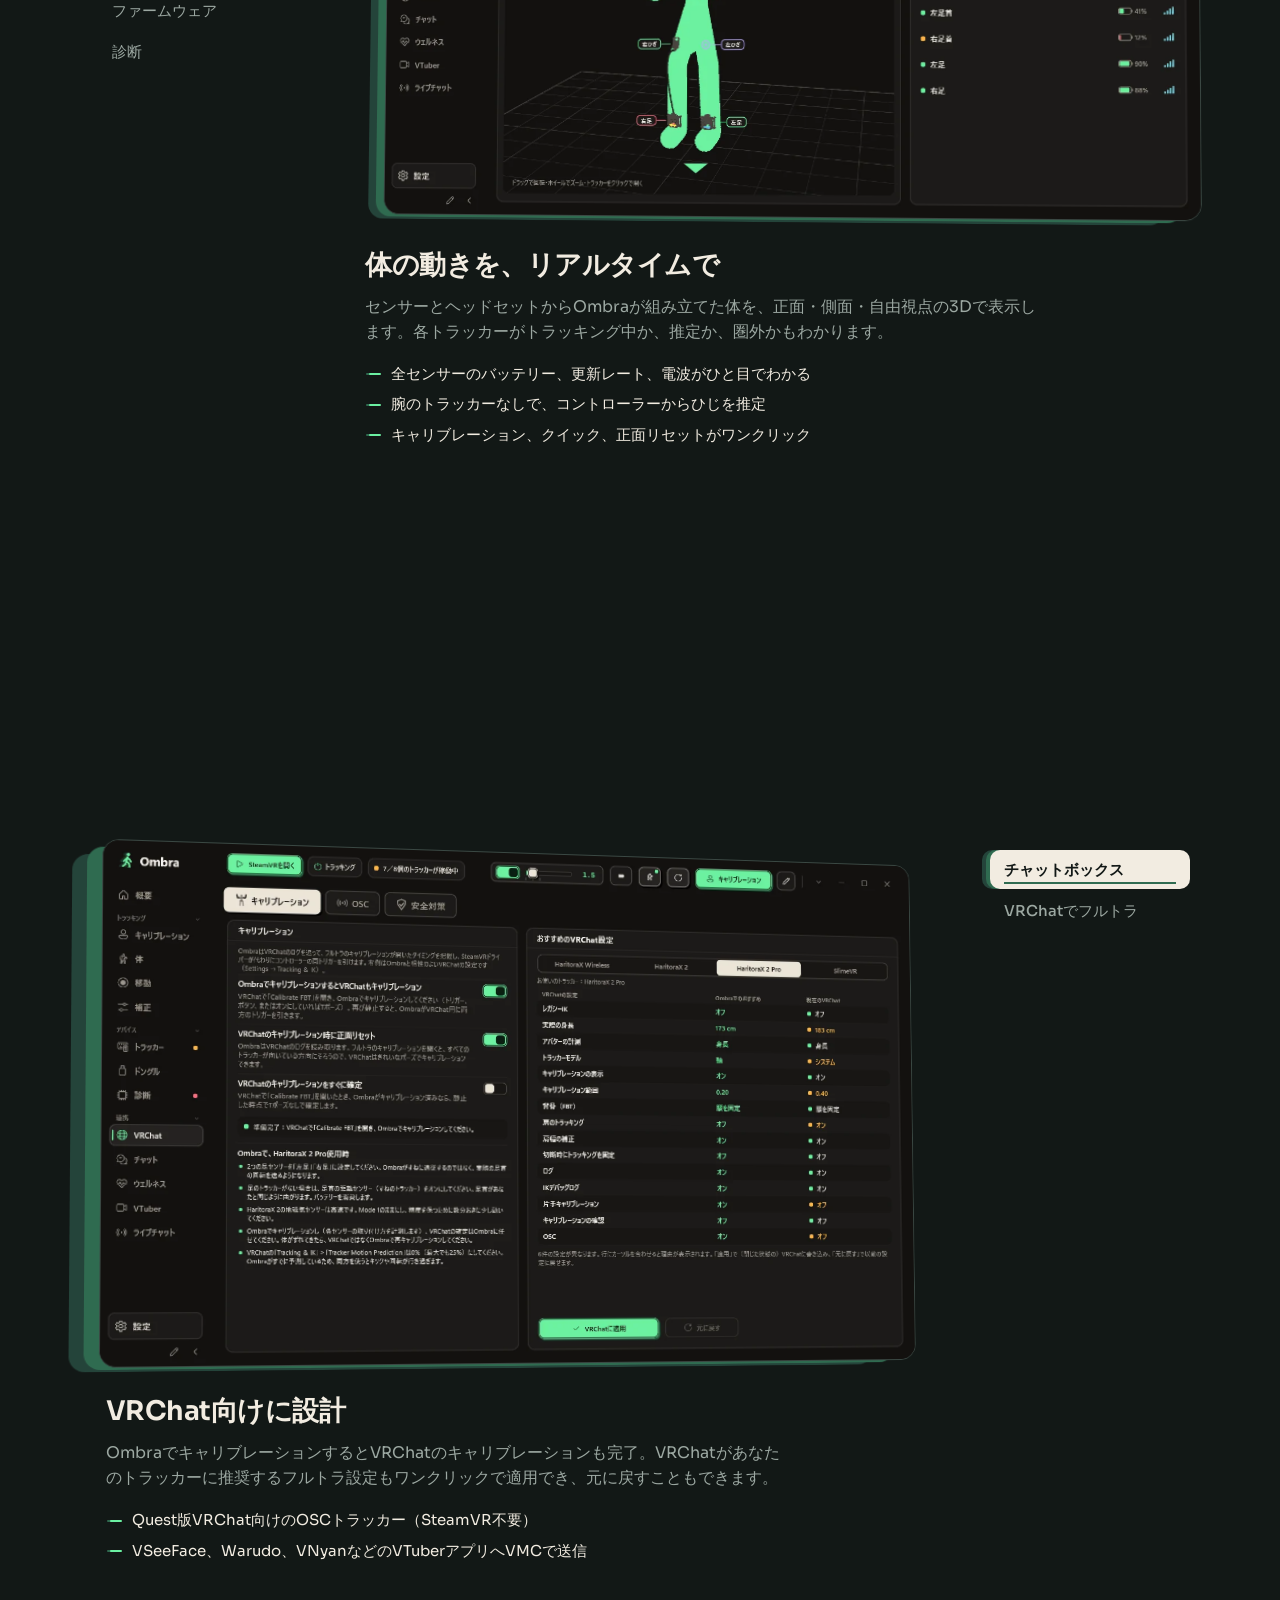
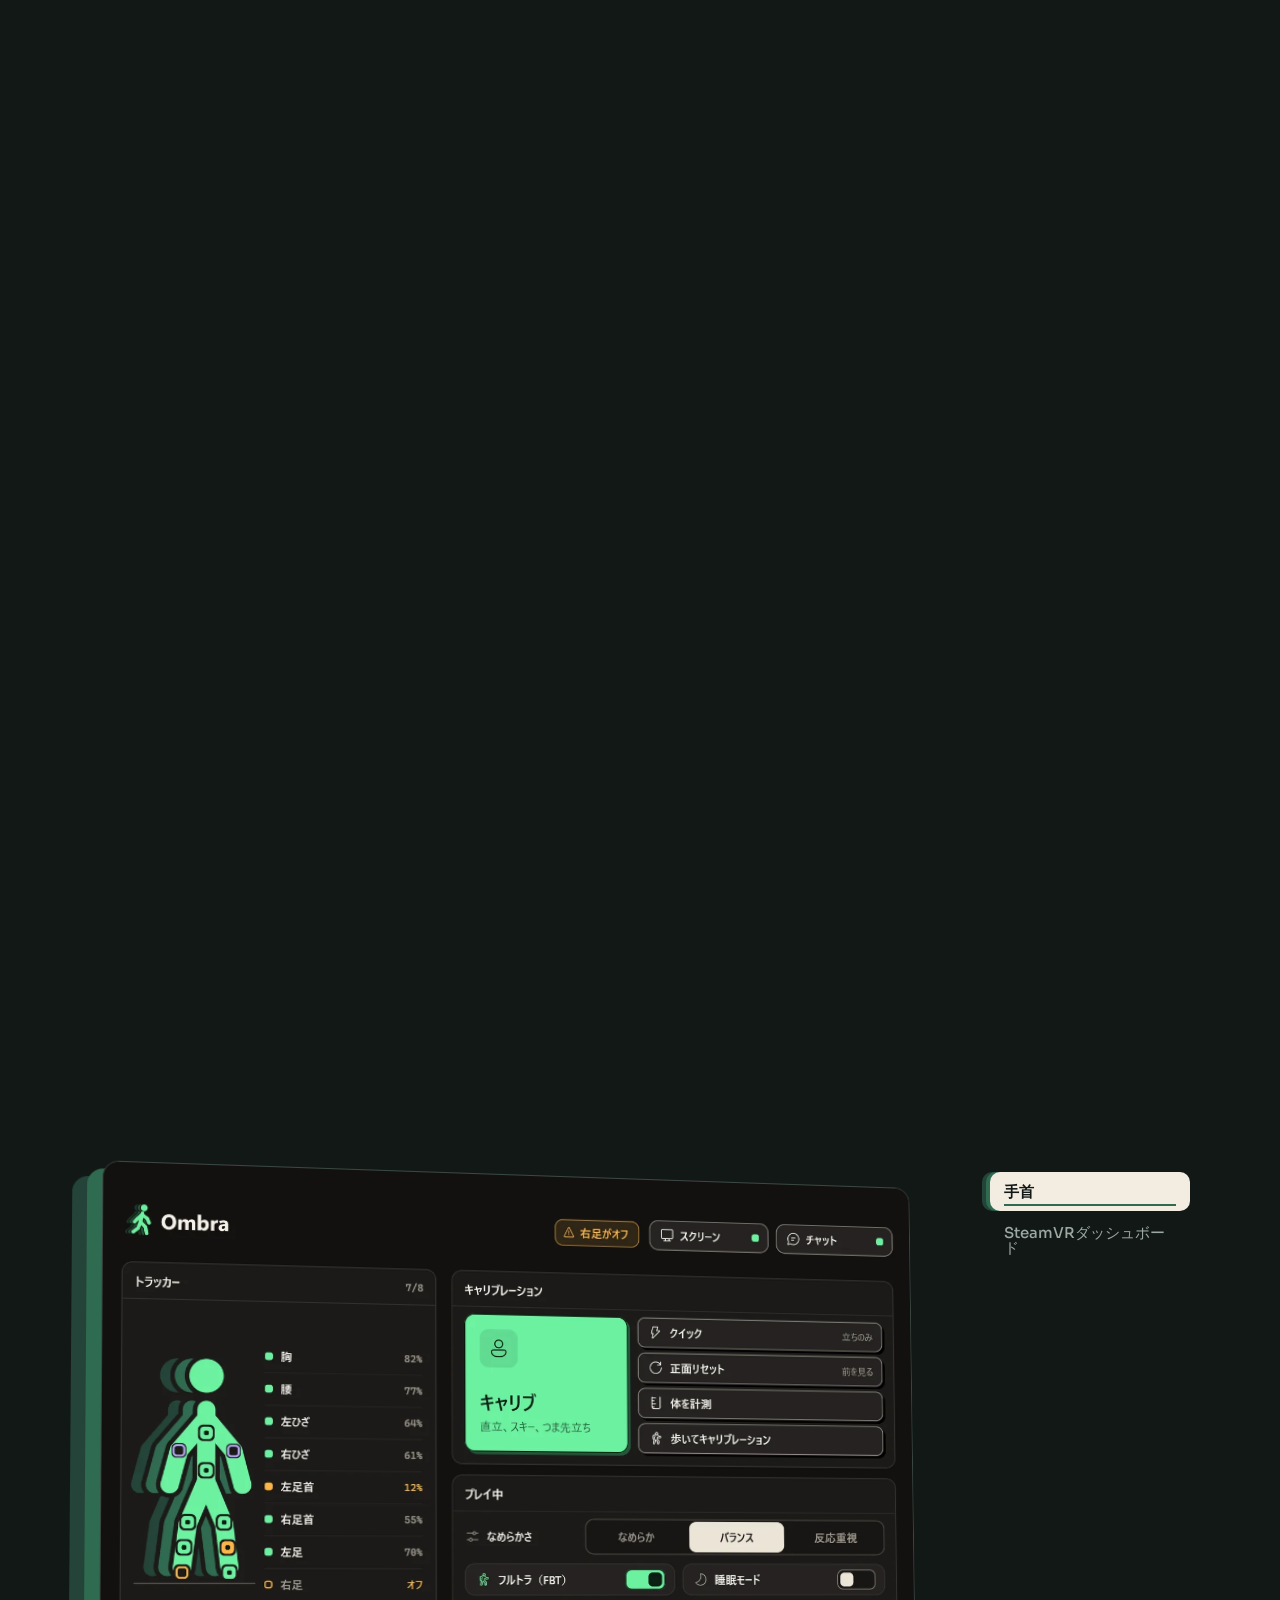
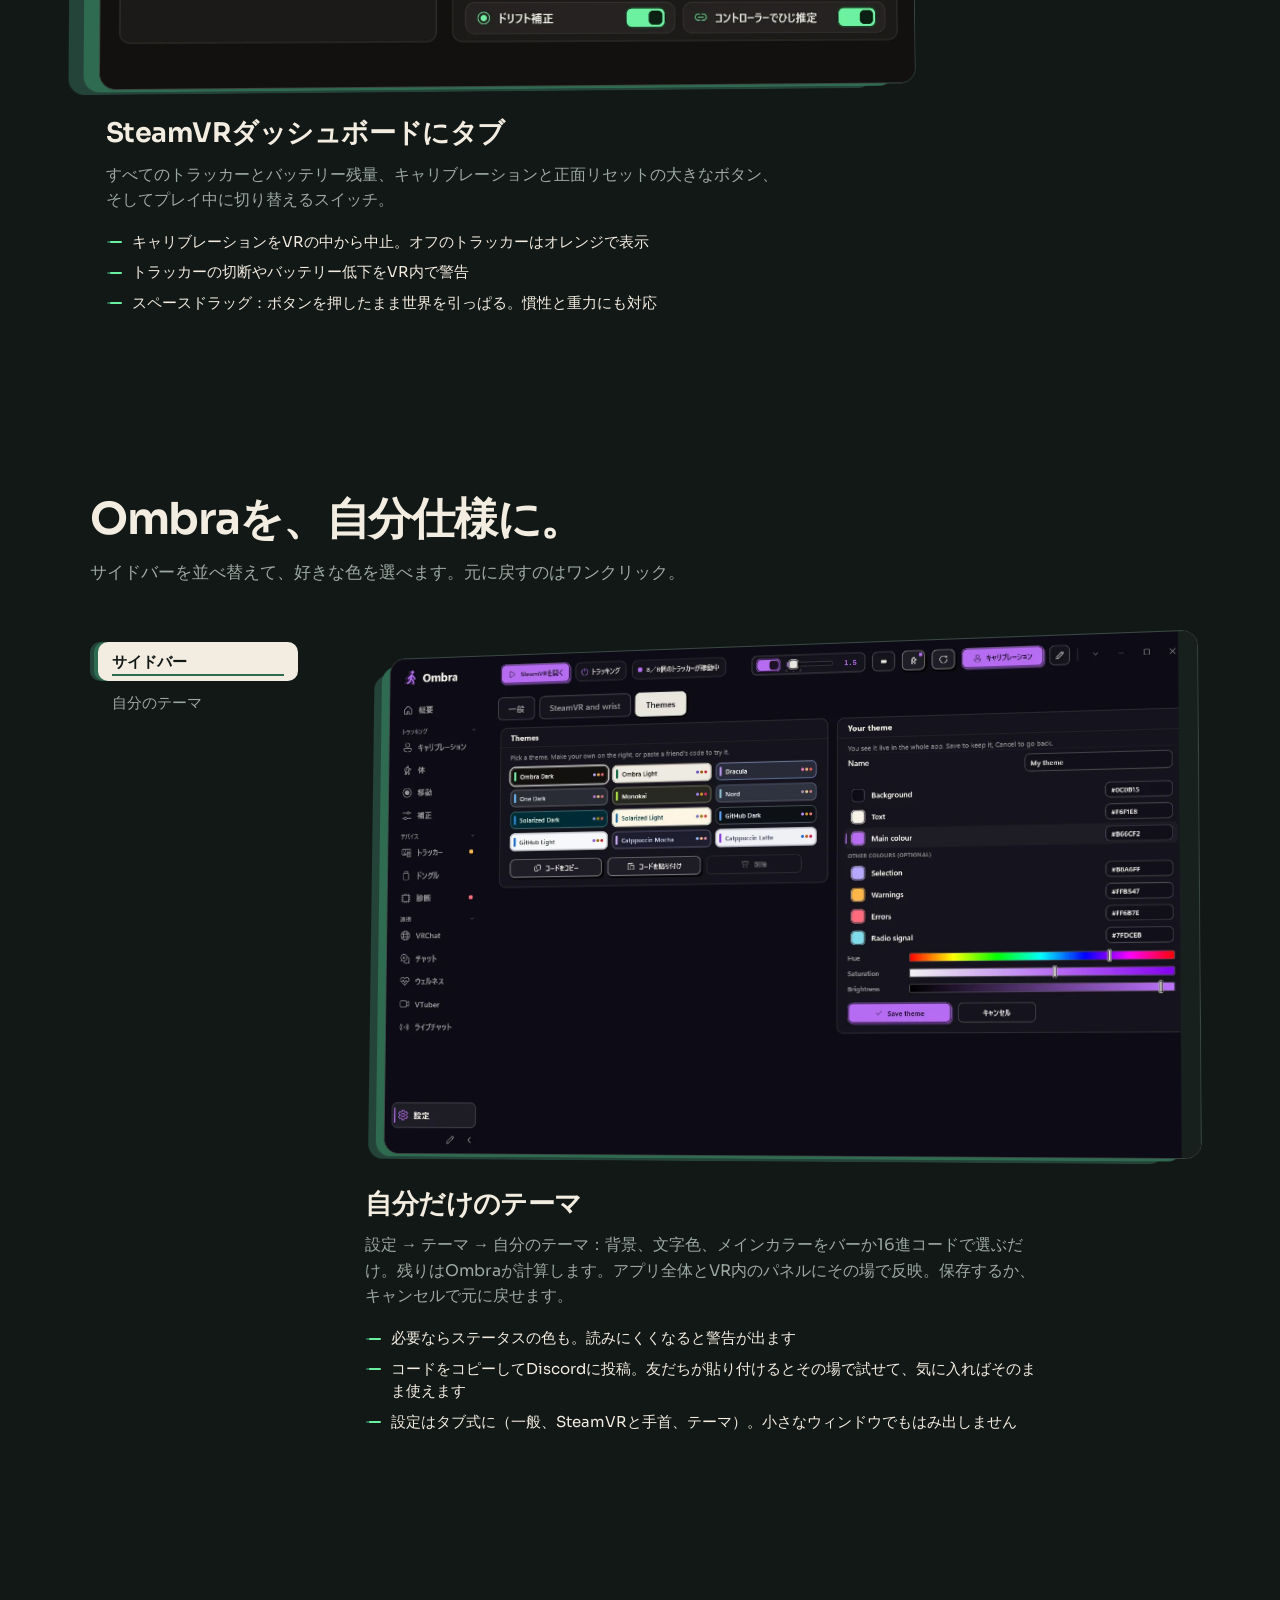
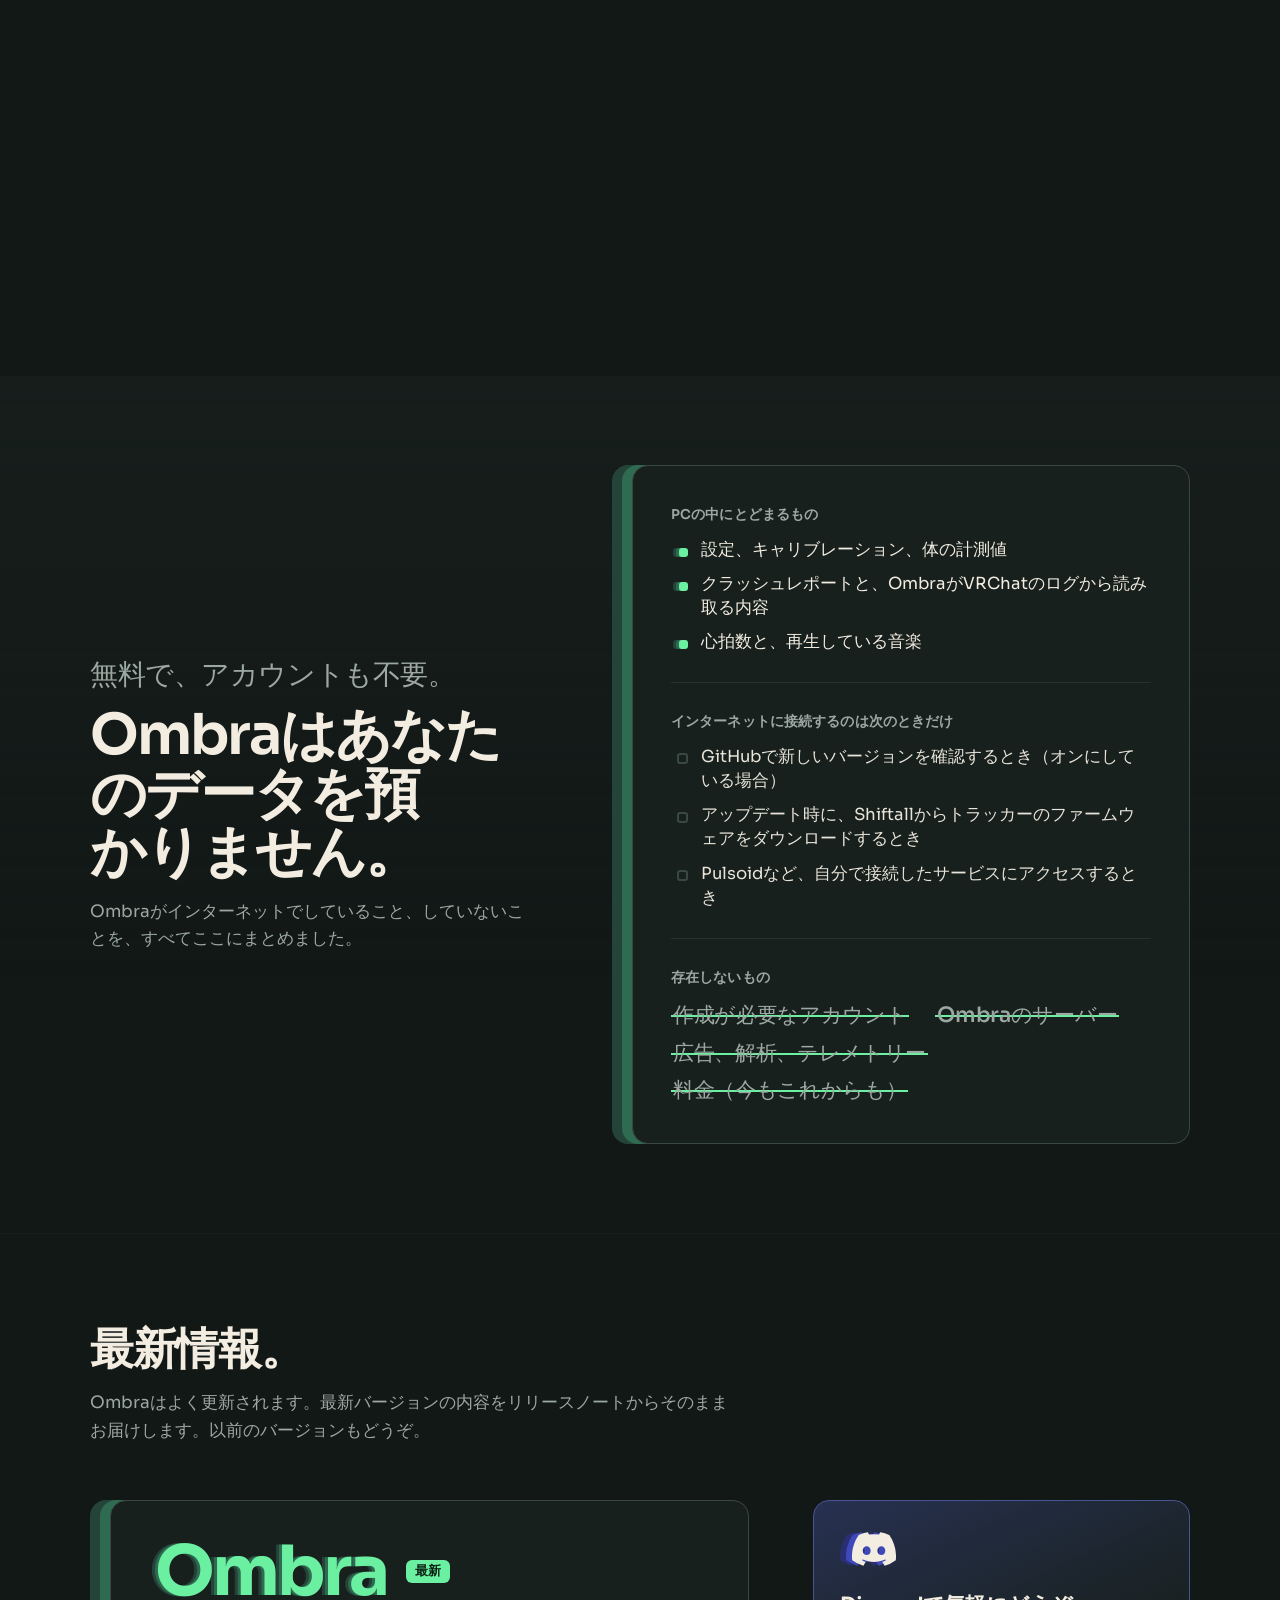
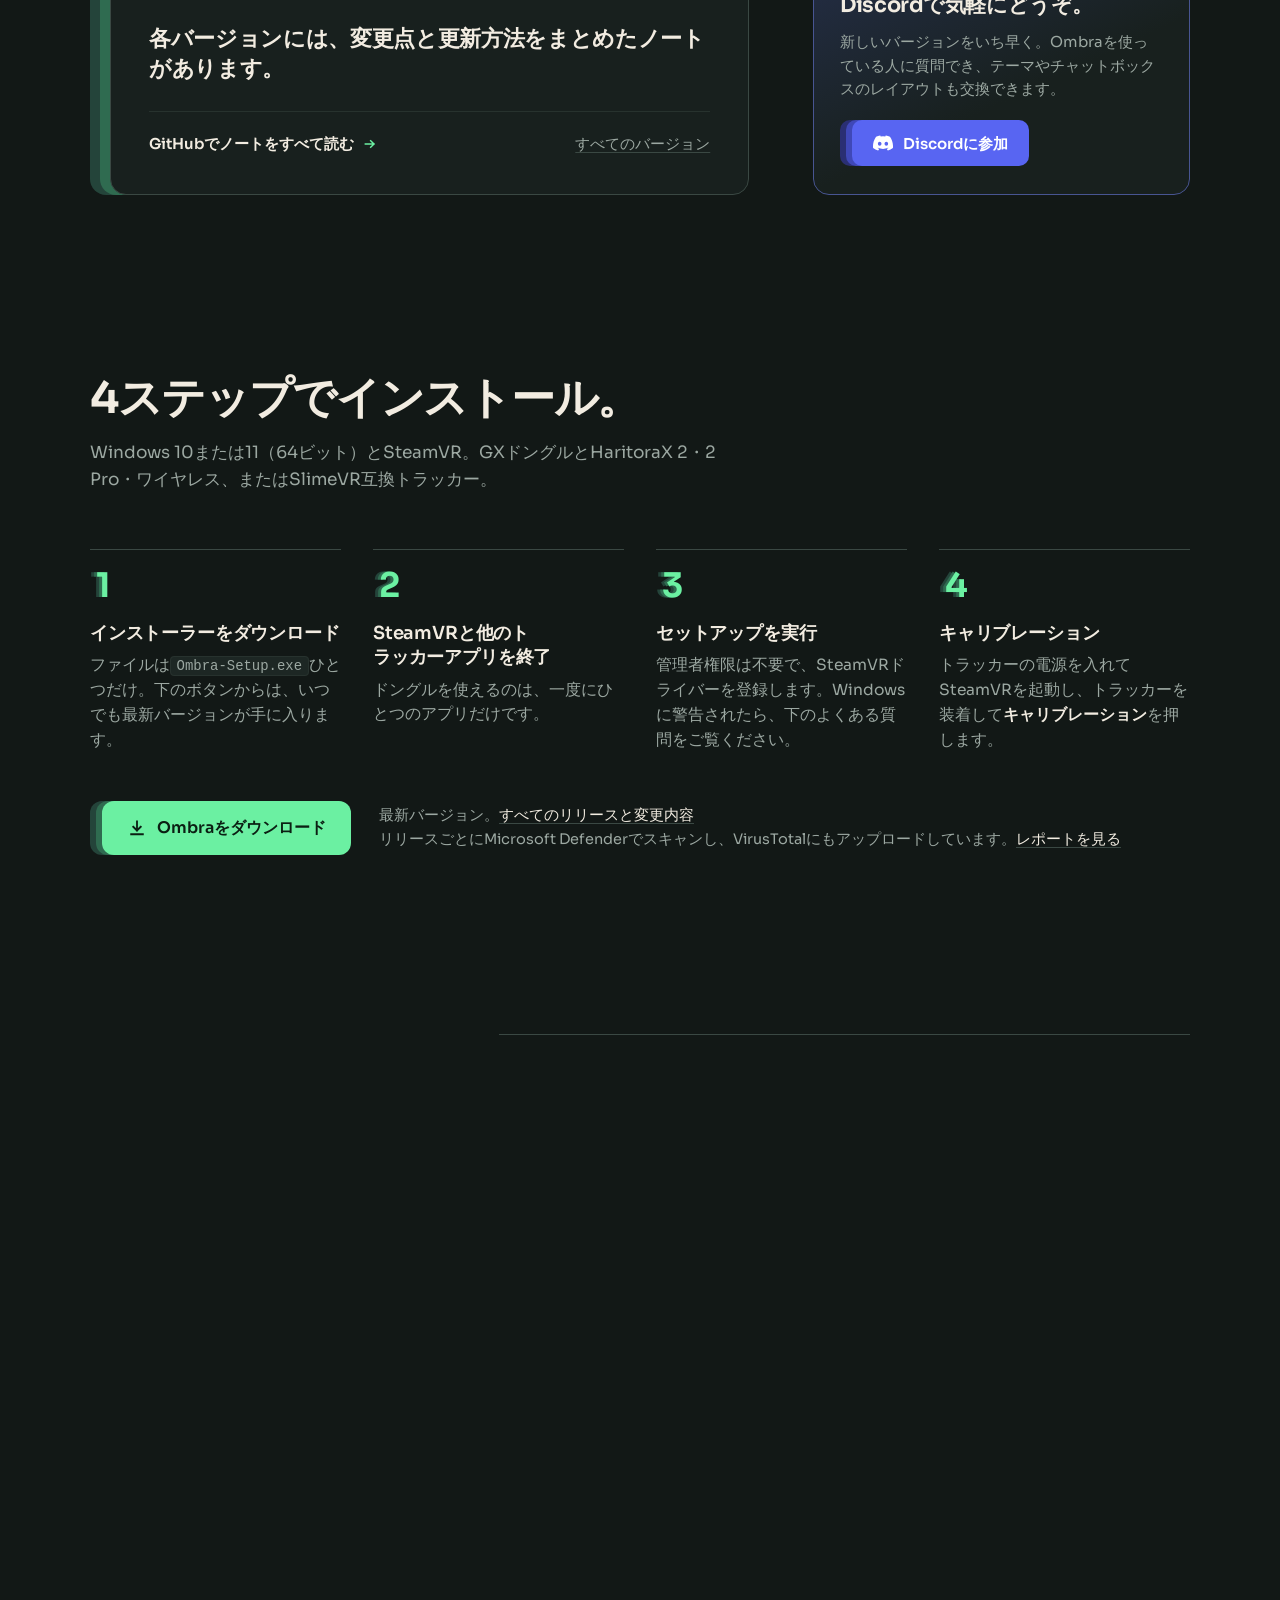
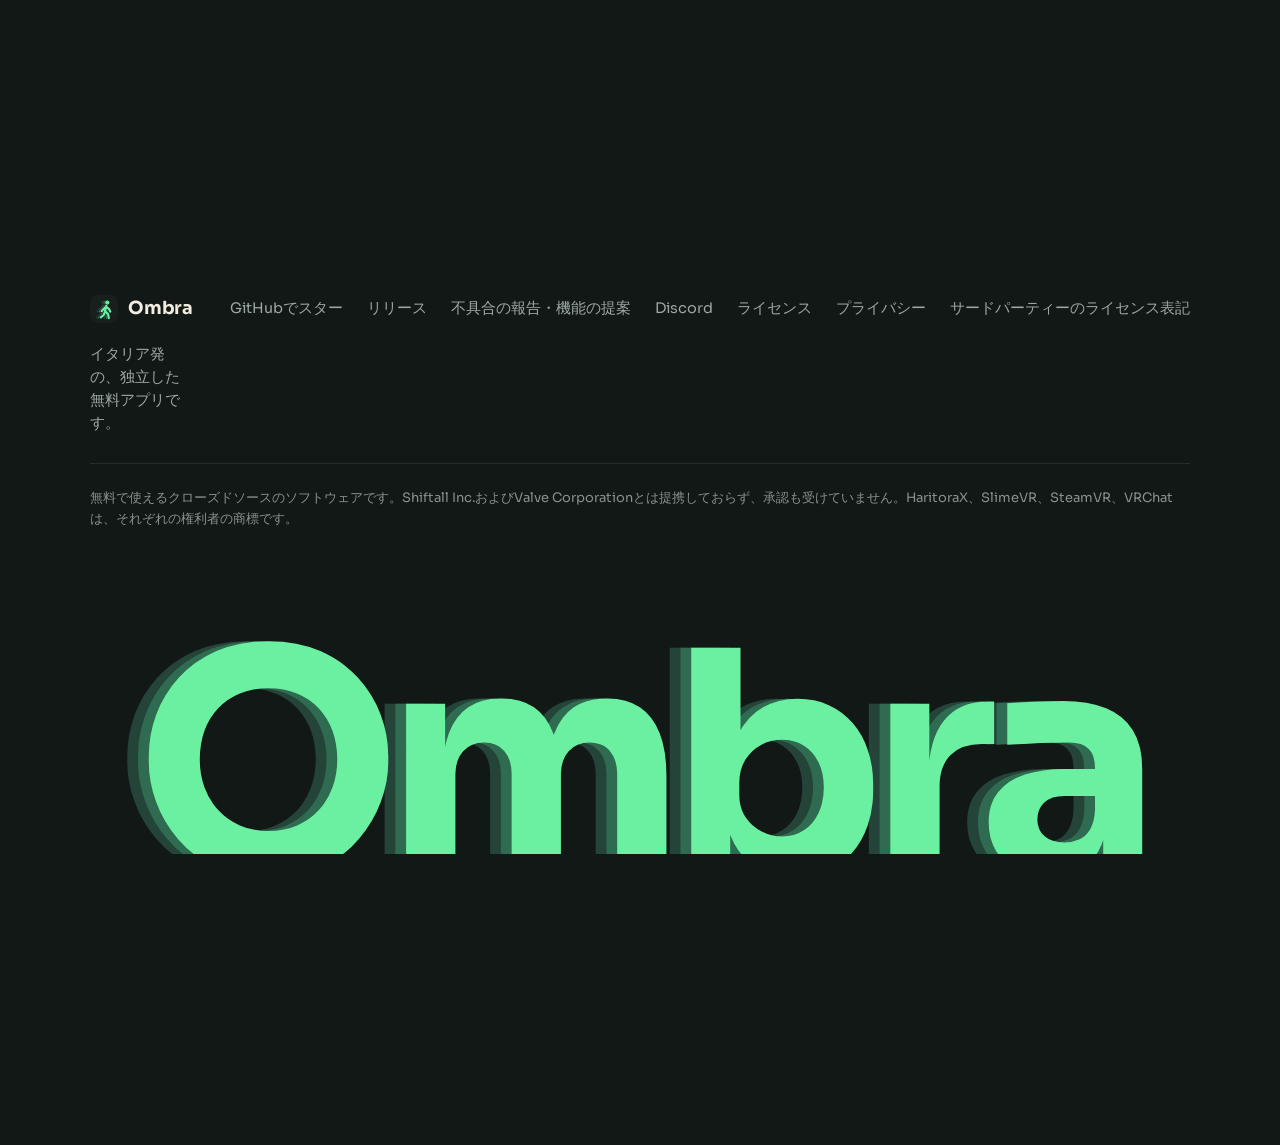
<file: site/ja/index.html>
<!DOCTYPE html>
<!-- Template: texts live in site/i18n/<lang>.json; build with python tools/make_site.py.
     The page is one story: what Ombra is (hero), the things it does (chapters, each with its
     own screenshots), the small things, the privacy promise, install, the questions left. Nothing is
     said twice. -->
<html lang="ja" data-t-menu-open="メニューを開く" data-t-menu-close="メニューを閉じる" data-t-version="バージョン {v}">
<head>
<meta charset="utf-8">
<meta name="viewport" content="width=device-width, initial-scale=1">
<meta name="color-scheme" content="dark">
<meta name="theme-color" content="#121816">
<title>Ombra：SteamVR対応の無料フルトラ＆VRChatアプリ</title>
<meta name="description" content="HaritoraX・SlimeVRトラッカー対応の無料Windowsアプリ。SteamVRでのフルトラ（フルボディトラッキング）、心拍数を表示できるVRChatのチャットボックス、クラッシャー対策。アカウント不要。">
<meta name="robots" content="index, follow, max-image-preview:large">
<link rel="canonical" href="https://thadoom.github.io/ombra/ja/">
<link rel="alternate" hreflang="en" href="https://thadoom.github.io/ombra/">
<link rel="alternate" hreflang="it" href="https://thadoom.github.io/ombra/it/">
<link rel="alternate" hreflang="de" href="https://thadoom.github.io/ombra/de/">
<link rel="alternate" hreflang="fr" href="https://thadoom.github.io/ombra/fr/">
<link rel="alternate" hreflang="es" href="https://thadoom.github.io/ombra/es/">
<link rel="alternate" hreflang="pt-BR" href="https://thadoom.github.io/ombra/pt/">
<link rel="alternate" hreflang="ja" href="https://thadoom.github.io/ombra/ja/">
<link rel="alternate" hreflang="ko" href="https://thadoom.github.io/ombra/ko/">
<link rel="alternate" hreflang="zh-Hans" href="https://thadoom.github.io/ombra/zh/">
<link rel="alternate" hreflang="ru" href="https://thadoom.github.io/ombra/ru/">
<link rel="alternate" hreflang="x-default" href="https://thadoom.github.io/ombra/">
<meta property="og:type" content="website">
<meta property="og:site_name" content="Ombra">
<meta property="og:title" content="Ombra：VRのすべてを、ひとつの影に">
<meta property="og:description" content="フルトラ、VRChatのチャットボックス、クラッシャー対策、VR内のパネルをひとつのアプリで。Windows用・無料、アカウント不要、データはあなたのPCの中だけに。">
<meta property="og:url" content="https://thadoom.github.io/ombra/ja/">
<meta property="og:locale" content="ja_JP">
<meta property="og:locale:alternate" content="en_US">
<meta property="og:locale:alternate" content="it_IT">
<meta property="og:locale:alternate" content="de_DE">
<meta property="og:locale:alternate" content="fr_FR">
<meta property="og:locale:alternate" content="es_ES">
<meta property="og:locale:alternate" content="pt_BR">
<meta property="og:locale:alternate" content="ko_KR">
<meta property="og:locale:alternate" content="zh_CN">
<meta property="og:locale:alternate" content="ru_RU">
<meta property="og:image" content="https://thadoom.github.io/ombra/assets/og.png?v=4">
<meta property="og:image:width" content="1200">
<meta property="og:image:height" content="630">
<meta property="og:image:alt" content="Ombra：VRのすべてを、ひとつの影に">
<meta name="twitter:card" content="summary_large_image">
<meta name="twitter:image" content="https://thadoom.github.io/ombra/assets/og.png?v=4">
<link rel="icon" href="../assets/logo.svg" type="image/svg+xml">
<link rel="icon" href="../assets/favicon-32.png" type="image/png" sizes="32x32">
<link rel="apple-touch-icon" href="../assets/apple-touch-icon.png">
<link rel="preload" href="../assets/fonts/sora.woff2" as="font" type="font/woff2" crossorigin>
<link rel="preconnect" href="https://api.github.com" crossorigin>
<link rel="stylesheet" href="../style.css?v=22">
<script>
  // entrance animations hide content until main.js plays them; if it never does, show everything
  document.documentElement.classList.add("js");
  setTimeout(function () { var h = document.documentElement; if (!h.classList.contains("loaded")) h.classList.remove("js"); }, 3000);
</script>
<script type="application/ld+json">{"@context":"https://schema.org","@type":"SoftwareApplication","name":"Ombra","operatingSystem":"Windows 10, Windows 11","applicationCategory":"UtilitiesApplication","description":"HaritoraX・SlimeVRトラッカー対応の無料Windowsアプリ。SteamVRでのフルトラ（フルボディトラッキング）、心拍数を表示できるVRChatのチャットボックス、クラッシャー対策。アカウント不要。","inLanguage":"ja","featureList":["影のようについてくる、フルボディトラッキング。","体の動きを、リアルタイムで","3つのポーズでキャリブレーション","自分好みに調整できるスムージング","ドリフトは、プレイしながら補正","脚、足、床","すべてのトラッカーを、詳しく","ドングルと無線チャンネル","ファームウェアも、同じウィンドウから","原因は電波？それともPC？","音楽も心拍も、あなたのVRChatチャットボックスに。","自分だけのチャットボックス","VRChat向けに設計","クラッシュのあと、誰の仕業かをOmbraが教えます。","ヘッドセットは、もう外さなくていい。","手首に、コントロールセンターを","SteamVRダッシュボードにタブ","Ombraを、自分仕様に。","自分だけのサイドバー","自分だけのテーマ","細かなところまで。","軽量でネイティブ","自分だけのクイックバー","ワンクリックでアップデート","再起動しても、元どおり"],"downloadUrl":"https://github.com/thadoom/ombra/releases/latest/download/Ombra-Setup.exe","offers":{"@type":"Offer","price":"0","priceCurrency":"USD"},"screenshot":["https://thadoom.github.io/ombra/assets/screens/home.ja.webp","https://thadoom.github.io/ombra/assets/screens/calib.ja.webp","https://thadoom.github.io/ombra/assets/screens/tuning.ja.webp","https://thadoom.github.io/ombra/assets/screens/tuning-drift.ja.webp","https://thadoom.github.io/ombra/assets/screens/tuning-body.ja.webp","https://thadoom.github.io/ombra/assets/screens/trackers.ja.webp","https://thadoom.github.io/ombra/assets/screens/dongles.ja.webp","https://thadoom.github.io/ombra/assets/screens/firmware.ja.webp","https://thadoom.github.io/ombra/assets/screens/health.ja.webp","https://thadoom.github.io/ombra/assets/screens/chatbox.ja.webp","https://thadoom.github.io/ombra/assets/screens/vrchat.ja.webp","https://thadoom.github.io/ombra/assets/screens/safety.ja.webp","https://thadoom.github.io/ombra/assets/screens/wrist.ja.webp","https://thadoom.github.io/ombra/assets/screens/dashboard.ja.webp","https://thadoom.github.io/ombra/assets/screens/sidebar.ja.webp","https://thadoom.github.io/ombra/assets/screens/themes.ja.webp"],"image":"https://thadoom.github.io/ombra/assets/og.png","isAccessibleForFree":true,"author":{"@type":"Person","name":"thadoom","url":"https://github.com/thadoom"},"license":"https://thadoom.github.io/ombra/legal.html#license","url":"https://thadoom.github.io/ombra/ja/"}</script>
<script type="application/ld+json">{"@context":"https://schema.org","@type":"FAQPage","inLanguage":"ja","mainEntity":[{"@type":"Question","name":"トラッカー用に別のアプリは必要ですか？","acceptedAnswer":{"@type":"Answer","text":"いいえ。Ombraはドングルを直接読み取り、トラッカーのペアリングや、Shiftall純正ファイルでのファームウェア更新も行います。Ombraの使用中は、ほかのトラッカーアプリを閉じておいてください。"}},{"@type":"Question","name":"どのトラッカーとドングルに対応していますか？","acceptedAnswer":{"@type":"Answer","text":"GX2またはGX6ドングル経由のHaritoraX 2、2 Pro、Wireless、そしてWi-FiまたはUSBレシーバー経由のSlimeVR互換トラッカー（ButterflyやSmol Slimeなど）。Viveトラッカーなどのベースステーション式トラッカーはQuestに位置合わせでき、SteamVRにある他のIMUトラッカーもなめらかにできます。HaritoraX 1（有線）には対応していません。"}},{"@type":"Question","name":"Questでも使えますか？","acceptedAnswer":{"@type":"Answer","text":"はい。PCにつなぐ場合はSteamVR経由で、有線でも無線でも使えます。Quest単体でVRChatを動かしている場合は、OmbraがPCからOSCで体の動きを送るので、SteamVRは不要です。"}},{"@type":"Question","name":"インストーラーでWindowsの警告が出るのはなぜですか？","acceptedAnswer":{"@type":"Answer","text":"インストーラーはまだコード署名されていないため、SmartScreenに認識されません。詳細情報をクリックしてから実行を押してください。セットアップはユーザーフォルダーにインストールされるので、管理者権限は不要です。"}},{"@type":"Question","name":"SteamVRではOmbraはどう表示されますか？","acceptedAnswer":{"@type":"Answer","text":"セットアップでOmbra専用のSteamVRドライバーがインストールされます。トラッカーは役割（腰、胸、ひざ、足、ひじ）が設定済みの状態でSteamVRに表示され、Ombraの起動もSteamVRが自動で行います。"}},{"@type":"Question","name":"ヘッドセットやコントローラー、ベースステーションに影響はありますか？","acceptedAnswer":{"@type":"Answer","text":"ありません。Lighthouseデバイス、ヘッドセット、コントローラーは一切変更しません。ドライバーが作るのはOmbraの仮想トラッカーだけで、ほかのIMUトラッカーのスムージングも、オンにした場合にしか行いません。"}},{"@type":"Question","name":"トラッカーは必要ですか？","acceptedAnswer":{"@type":"Answer","text":"いいえ。チャットボックス、VRChat用ツール、ヘッドセットから作る体のためだけにOmbraを使う人もたくさんいます。インストール時にトラッカーなしを選べば、ドングルを求められることはありません。"}},{"@type":"Question","name":"トラッカーなしで試せますか？","acceptedAnswer":{"@type":"Answer","text":"はい。Ombra.exe --demoを実行すると、GX2とGX6につながった8個のデモトラッカーで試せます。デモモードはCOMポート、Bluetooth、SteamVR、設定に一切触れません。"}},{"@type":"Question","name":"Ombraは何語に対応していますか？","acceptedAnswer":{"@type":"Answer","text":"アプリとこのサイトは、英語、イタリア語、ドイツ語、フランス語、スペイン語、ブラジルポルトガル語、日本語、韓国語、簡体字中国語、ロシア語に対応しています。OmbraはWindowsの言語に合わせて表示され、設定から変更することもできます。"}},{"@type":"Question","name":"ShiftallやValveと関係がありますか？","acceptedAnswer":{"@type":"Answer","text":"いいえ。Ombraは独立したプロジェクトで、無料でダウンロードして使えます。ソースコードは公開していませんが、機能や拡張、翻訳の提案はGitHubで受け付けています。"}},{"@type":"Question","name":"Ombraの開発にAIは使われていますか？","acceptedAnswer":{"@type":"Answer","text":"はい。Ombraは一人の開発者がAIツール（主にAnthropicのClaude）を使って作っています。用途は調査、コード、テスト、翻訳です。Ombraの機能を決め、すべてのリリースを承認するのは開発者本人です。画像生成AIは使っていません。スクリーンショットはすべて実際のアプリの画面です。Ombraの中でAIを使うのは、オプションの音声チャットボックス入力だけです。Whisperモデルはお使いのPC上で動作し、音声が外部に送られることはありません。"}}]}</script>
</head>
<body>
<a class="skip" href="#main">本文へスキップ</a>

<header class="nav" id="top">
  <div class="nav-bg" aria-hidden="true"></div>
  <div class="wrap nav-in">
    <a class="brand" href="#top" aria-label="Ombra、ページの先頭へ"><img src="../assets/logo.svg" alt="" width="30" height="30"><span>Ombra</span></a>
    <nav aria-label="メイン">
      <ul class="nav-links">
        <li><a href="#tracking">トラッキング</a></li>
        <li><a href="#vrchat">VRChat</a></li>
        <li><a href="#safety">安全対策</a></li>
        <li><a href="#in-vr">VR内</a></li>
        <li><a href="#privacy">プライバシー</a></li>
        <li><a href="#news">ニュース</a></li>
        <li><a href="#faq">よくある質問</a></li>
      </ul>
    </nav>
    <div class="nav-actions">
<details class="langs"><summary class="btn btn-quiet btn-sm" aria-label="言語"><svg class="flag" aria-hidden="true" viewBox="0 0 30 20" width="21" height="14"><rect width="30" height="20" fill="#ffffff"/><circle cx="15" cy="10" r="6" fill="#bc002d"/></svg><span>JA</span><svg aria-hidden="true" class="chev" viewBox="0 0 24 24" width="12" height="12"><path d="M6 9l6 6 6-6" fill="none" stroke="currentColor" stroke-width="2.4" stroke-linecap="square" stroke-linejoin="miter"/></svg></summary><ul class="langs-menu"><li><a href="../" hreflang="en" lang="en"><svg class="flag" aria-hidden="true" viewBox="0 0 30 20" width="21" height="14"><rect width="30" height="20" fill="#012169"/><path d="M0 0L30 20M30 0L0 20" stroke="#fff" stroke-width="4"/><path d="M0 0L30 20M30 0L0 20" stroke="#c8102e" stroke-width="1.4"/><path d="M15 0V20M0 10H30" stroke="#fff" stroke-width="6"/><path d="M15 0V20M0 10H30" stroke="#c8102e" stroke-width="3.4"/></svg><span>English</span></a></li><li><a href="../it/" hreflang="it" lang="it"><svg class="flag" aria-hidden="true" viewBox="0 0 30 20" width="21" height="14"><rect x="0.00" y="0" width="10.05" height="20" fill="#009246"/><rect x="10.00" y="0" width="10.05" height="20" fill="#ffffff"/><rect x="20.00" y="0" width="10.05" height="20" fill="#ce2b37"/></svg><span>Italiano</span></a></li><li><a href="../de/" hreflang="de" lang="de"><svg class="flag" aria-hidden="true" viewBox="0 0 30 20" width="21" height="14"><rect x="0" y="0.00" width="30" height="6.72" fill="#000000"/><rect x="0" y="6.67" width="30" height="6.72" fill="#dd0000"/><rect x="0" y="13.33" width="30" height="6.72" fill="#ffce00"/></svg><span>Deutsch</span></a></li><li><a href="../fr/" hreflang="fr" lang="fr"><svg class="flag" aria-hidden="true" viewBox="0 0 30 20" width="21" height="14"><rect x="0.00" y="0" width="10.05" height="20" fill="#0055a4"/><rect x="10.00" y="0" width="10.05" height="20" fill="#ffffff"/><rect x="20.00" y="0" width="10.05" height="20" fill="#ef4135"/></svg><span>Français</span></a></li><li><a href="../es/" hreflang="es" lang="es"><svg class="flag" aria-hidden="true" viewBox="0 0 30 20" width="21" height="14"><rect width="30" height="20" fill="#aa151b"/><rect y="5" width="30" height="10" fill="#f1bf00"/></svg><span>Español</span></a></li><li><a href="../pt/" hreflang="pt-BR" lang="pt-BR"><svg class="flag" aria-hidden="true" viewBox="0 0 30 20" width="21" height="14"><rect width="30" height="20" fill="#009c3b"/><polygon points="15,2.2 27.6,10 15,17.8 2.4,10" fill="#ffdf00"/><circle cx="15" cy="10" r="4.6" fill="#002776"/></svg><span>Português (Brasil)</span></a></li><li><a href="../ja/" hreflang="ja" lang="ja" aria-current="true"><svg class="flag" aria-hidden="true" viewBox="0 0 30 20" width="21" height="14"><rect width="30" height="20" fill="#ffffff"/><circle cx="15" cy="10" r="6" fill="#bc002d"/></svg><span>日本語</span></a></li><li><a href="../ko/" hreflang="ko" lang="ko"><svg class="flag" aria-hidden="true" viewBox="0 0 30 20" width="21" height="14"><rect width="30" height="20" fill="#ffffff"/><g transform="rotate(33.7 15 10)"><path d="M10 10a5 5 0 0 1 10 0a2.5 2.5 0 0 1-5 0a2.5 2.5 0 0 0-5 0z" fill="#cd2e3a"/><path d="M20 10a5 5 0 0 1-10 0a2.5 2.5 0 0 1 5 0a2.5 2.5 0 0 0 5 0z" fill="#0047a0"/></g><g fill="#000"><rect x="3.4" y="3.2" width="4.6" height="1"/><rect x="3.4" y="4.8" width="4.6" height="1"/><rect x="22" y="14.2" width="4.6" height="1"/><rect x="22" y="15.8" width="4.6" height="1"/><rect x="22" y="3.2" width="4.6" height="1"/><rect x="3.4" y="15.8" width="4.6" height="1"/></g></svg><span>한국어</span></a></li><li><a href="../zh/" hreflang="zh-Hans" lang="zh-Hans"><svg class="flag" aria-hidden="true" viewBox="0 0 30 20" width="21" height="14"><rect width="30" height="20" fill="#de2910"/><polygon points="5.00,2.00 5.67,4.07 7.85,4.07 6.09,5.35 6.76,7.43 5.00,6.15 3.24,7.43 3.91,5.35 2.15,4.07 4.33,4.07" fill="#ffde00"/><polygon points="10.39,1.08 10.33,1.80 11.00,2.09 10.29,2.25 10.22,2.97 9.85,2.35 9.14,2.52 9.62,1.97 9.25,1.34 9.91,1.63" fill="#ffde00"/><polygon points="12.71,3.29 12.38,3.94 12.89,4.45 12.17,4.34 11.84,4.99 11.73,4.27 11.01,4.16 11.66,3.83 11.55,3.11 12.06,3.62" fill="#ffde00"/><polygon points="12.94,6.66 12.37,7.11 12.62,7.79 12.01,7.38 11.44,7.83 11.64,7.13 11.04,6.72 11.76,6.70 11.97,6.00 12.21,6.68" fill="#ffde00"/><polygon points="10.34,8.06 10.32,8.79 11.00,9.03 10.30,9.24 10.28,9.96 9.87,9.36 9.17,9.56 9.62,8.99 9.21,8.38 9.89,8.63" fill="#ffde00"/></svg><span>简体中文</span></a></li><li><a href="../ru/" hreflang="ru" lang="ru"><svg class="flag" aria-hidden="true" viewBox="0 0 30 20" width="21" height="14"><rect x="0" y="0.00" width="30" height="6.72" fill="#ffffff"/><rect x="0" y="6.67" width="30" height="6.72" fill="#0039a6"/><rect x="0" y="13.33" width="30" height="6.72" fill="#d52b1e"/></svg><span>Русский</span></a></li></ul></details>
      <a class="btn btn-quiet btn-sm btn-icon nav-discord" href="https://discord.gg/vFejerFCWA" target="_blank" rel="noopener" aria-label="DiscordのOmbra" title="Discord"><svg class="i-discord" aria-hidden="true" viewBox="0 0 24 24" width="18" height="18"><path fill="currentColor" d="M20.32 4.37a19.8 19.8 0 0 0-4.89-1.52.07.07 0 0 0-.08.04c-.21.37-.44.86-.6 1.25a18.3 18.3 0 0 0-5.49 0 12.6 12.6 0 0 0-.62-1.25.08.08 0 0 0-.08-.04 19.7 19.7 0 0 0-4.88 1.52.07.07 0 0 0-.03.03C.53 9.05-.32 13.58.1 18.06a.08.08 0 0 0 .03.05 19.9 19.9 0 0 0 5.99 3.03.08.08 0 0 0 .09-.03c.46-.63.87-1.3 1.22-1.99a.08.08 0 0 0-.04-.1 13.1 13.1 0 0 1-1.87-.9.08.08 0 0 1 0-.12l.37-.3a.07.07 0 0 1 .08 0c3.93 1.8 8.18 1.8 12.06 0a.07.07 0 0 1 .08 0l.37.3a.08.08 0 0 1 0 .12c-.6.35-1.22.65-1.87.9a.08.08 0 0 0-.04.1c.36.7.77 1.36 1.22 1.99a.08.08 0 0 0 .09.03 19.8 19.8 0 0 0 6-3.03.08.08 0 0 0 .03-.05c.5-5.18-.84-9.68-3.55-13.66a.06.06 0 0 0-.03-.03ZM8.02 15.33c-1.18 0-2.16-1.08-2.16-2.42 0-1.33.96-2.42 2.16-2.42 1.21 0 2.18 1.1 2.16 2.42 0 1.34-.96 2.42-2.16 2.42Zm7.97 0c-1.18 0-2.15-1.08-2.15-2.42 0-1.33.95-2.42 2.15-2.42 1.21 0 2.18 1.1 2.16 2.42 0 1.34-.95 2.42-2.16 2.42Z"/></svg></a>
      <a class="btn btn-quiet btn-sm js-star" href="https://github.com/thadoom/ombra" target="_blank" rel="noopener">
        <svg class="i-star" aria-hidden="true" viewBox="0 0 24 24" width="16" height="16"><path d="m12 3.2 2.7 5.5 6 .9-4.35 4.25 1.03 6-5.38-2.83-5.38 2.83 1.03-6L3.3 9.6l6-.9Z"/></svg>
        スター<span class="count" hidden></span>
      </a>
      <a class="btn btn-primary btn-sm js-download" href="https://github.com/thadoom/ombra/releases/latest/download/Ombra-Setup.exe" download>ダウンロード</a>
    </div>
    <button class="nav-toggle" type="button" aria-expanded="false" aria-controls="mobile-menu" aria-label="メニューを開く"><span></span><span></span></button>
  </div>
  <div class="mobile-menu" id="mobile-menu" hidden>
    <a href="#tracking">トラッキング</a>
    <a href="#vrchat">VRChat</a>
    <a href="#safety">安全対策</a>
    <a href="#in-vr">VR内</a>
    <a href="#privacy">プライバシー</a>
    <a href="#news">ニュース</a>
    <a href="#install">インストール</a>
    <a href="#faq">よくある質問</a>
    <a class="js-star" href="https://github.com/thadoom/ombra" target="_blank" rel="noopener">GitHubでスター</a>
    <a class="m-discord" href="https://discord.gg/vFejerFCWA" target="_blank" rel="noopener"><svg class="i-discord" aria-hidden="true" viewBox="0 0 24 24" width="18" height="18"><path fill="currentColor" d="M20.32 4.37a19.8 19.8 0 0 0-4.89-1.52.07.07 0 0 0-.08.04c-.21.37-.44.86-.6 1.25a18.3 18.3 0 0 0-5.49 0 12.6 12.6 0 0 0-.62-1.25.08.08 0 0 0-.08-.04 19.7 19.7 0 0 0-4.88 1.52.07.07 0 0 0-.03.03C.53 9.05-.32 13.58.1 18.06a.08.08 0 0 0 .03.05 19.9 19.9 0 0 0 5.99 3.03.08.08 0 0 0 .09-.03c.46-.63.87-1.3 1.22-1.99a.08.08 0 0 0-.04-.1 13.1 13.1 0 0 1-1.87-.9.08.08 0 0 1 0-.12l.37-.3a.07.07 0 0 1 .08 0c3.93 1.8 8.18 1.8 12.06 0a.07.07 0 0 1 .08 0l.37.3a.08.08 0 0 1 0 .12c-.6.35-1.22.65-1.87.9a.08.08 0 0 0-.04.1c.36.7.77 1.36 1.22 1.99a.08.08 0 0 0 .09.03 19.8 19.8 0 0 0 6-3.03.08.08 0 0 0 .03-.05c.5-5.18-.84-9.68-3.55-13.66a.06.06 0 0 0-.03-.03ZM8.02 15.33c-1.18 0-2.16-1.08-2.16-2.42 0-1.33.96-2.42 2.16-2.42 1.21 0 2.18 1.1 2.16 2.42 0 1.34-.96 2.42-2.16 2.42Zm7.97 0c-1.18 0-2.15-1.08-2.15-2.42 0-1.33.95-2.42 2.15-2.42 1.21 0 2.18 1.1 2.16 2.42 0 1.34-.95 2.42-2.16 2.42Z"/></svg>Discordに参加</a>
    <div class="langs-mobile"><a href="../" hreflang="en" lang="en"><svg class="flag" aria-hidden="true" viewBox="0 0 30 20" width="21" height="14"><rect width="30" height="20" fill="#012169"/><path d="M0 0L30 20M30 0L0 20" stroke="#fff" stroke-width="4"/><path d="M0 0L30 20M30 0L0 20" stroke="#c8102e" stroke-width="1.4"/><path d="M15 0V20M0 10H30" stroke="#fff" stroke-width="6"/><path d="M15 0V20M0 10H30" stroke="#c8102e" stroke-width="3.4"/></svg><span>English</span></a><a href="../it/" hreflang="it" lang="it"><svg class="flag" aria-hidden="true" viewBox="0 0 30 20" width="21" height="14"><rect x="0.00" y="0" width="10.05" height="20" fill="#009246"/><rect x="10.00" y="0" width="10.05" height="20" fill="#ffffff"/><rect x="20.00" y="0" width="10.05" height="20" fill="#ce2b37"/></svg><span>Italiano</span></a><a href="../de/" hreflang="de" lang="de"><svg class="flag" aria-hidden="true" viewBox="0 0 30 20" width="21" height="14"><rect x="0" y="0.00" width="30" height="6.72" fill="#000000"/><rect x="0" y="6.67" width="30" height="6.72" fill="#dd0000"/><rect x="0" y="13.33" width="30" height="6.72" fill="#ffce00"/></svg><span>Deutsch</span></a><a href="../fr/" hreflang="fr" lang="fr"><svg class="flag" aria-hidden="true" viewBox="0 0 30 20" width="21" height="14"><rect x="0.00" y="0" width="10.05" height="20" fill="#0055a4"/><rect x="10.00" y="0" width="10.05" height="20" fill="#ffffff"/><rect x="20.00" y="0" width="10.05" height="20" fill="#ef4135"/></svg><span>Français</span></a><a href="../es/" hreflang="es" lang="es"><svg class="flag" aria-hidden="true" viewBox="0 0 30 20" width="21" height="14"><rect width="30" height="20" fill="#aa151b"/><rect y="5" width="30" height="10" fill="#f1bf00"/></svg><span>Español</span></a><a href="../pt/" hreflang="pt-BR" lang="pt-BR"><svg class="flag" aria-hidden="true" viewBox="0 0 30 20" width="21" height="14"><rect width="30" height="20" fill="#009c3b"/><polygon points="15,2.2 27.6,10 15,17.8 2.4,10" fill="#ffdf00"/><circle cx="15" cy="10" r="4.6" fill="#002776"/></svg><span>Português (Brasil)</span></a><a href="../ko/" hreflang="ko" lang="ko"><svg class="flag" aria-hidden="true" viewBox="0 0 30 20" width="21" height="14"><rect width="30" height="20" fill="#ffffff"/><g transform="rotate(33.7 15 10)"><path d="M10 10a5 5 0 0 1 10 0a2.5 2.5 0 0 1-5 0a2.5 2.5 0 0 0-5 0z" fill="#cd2e3a"/><path d="M20 10a5 5 0 0 1-10 0a2.5 2.5 0 0 1 5 0a2.5 2.5 0 0 0 5 0z" fill="#0047a0"/></g><g fill="#000"><rect x="3.4" y="3.2" width="4.6" height="1"/><rect x="3.4" y="4.8" width="4.6" height="1"/><rect x="22" y="14.2" width="4.6" height="1"/><rect x="22" y="15.8" width="4.6" height="1"/><rect x="22" y="3.2" width="4.6" height="1"/><rect x="3.4" y="15.8" width="4.6" height="1"/></g></svg><span>한국어</span></a><a href="../zh/" hreflang="zh-Hans" lang="zh-Hans"><svg class="flag" aria-hidden="true" viewBox="0 0 30 20" width="21" height="14"><rect width="30" height="20" fill="#de2910"/><polygon points="5.00,2.00 5.67,4.07 7.85,4.07 6.09,5.35 6.76,7.43 5.00,6.15 3.24,7.43 3.91,5.35 2.15,4.07 4.33,4.07" fill="#ffde00"/><polygon points="10.39,1.08 10.33,1.80 11.00,2.09 10.29,2.25 10.22,2.97 9.85,2.35 9.14,2.52 9.62,1.97 9.25,1.34 9.91,1.63" fill="#ffde00"/><polygon points="12.71,3.29 12.38,3.94 12.89,4.45 12.17,4.34 11.84,4.99 11.73,4.27 11.01,4.16 11.66,3.83 11.55,3.11 12.06,3.62" fill="#ffde00"/><polygon points="12.94,6.66 12.37,7.11 12.62,7.79 12.01,7.38 11.44,7.83 11.64,7.13 11.04,6.72 11.76,6.70 11.97,6.00 12.21,6.68" fill="#ffde00"/><polygon points="10.34,8.06 10.32,8.79 11.00,9.03 10.30,9.24 10.28,9.96 9.87,9.36 9.17,9.56 9.62,8.99 9.21,8.38 9.89,8.63" fill="#ffde00"/></svg><span>简体中文</span></a><a href="../ru/" hreflang="ru" lang="ru"><svg class="flag" aria-hidden="true" viewBox="0 0 30 20" width="21" height="14"><rect x="0" y="0.00" width="30" height="6.72" fill="#ffffff"/><rect x="0" y="6.67" width="30" height="6.72" fill="#0039a6"/><rect x="0" y="13.33" width="30" height="6.72" fill="#d52b1e"/></svg><span>Русский</span></a></div>
  </div>
</header>

<main id="main">

<section class="hero" aria-labelledby="hero-title">
  <div class="wrap hero-in">
    <div class="hero-copy">
      <a class="hero-new" href="#news"><span class="hero-new-tag">新着</span><span class="hero-new-text">最新バージョンの新機能を見る</span><svg aria-hidden="true" viewBox="0 0 24 24" width="16" height="16"><path d="M5 12h13m0 0-5-5m5 5-5 5" fill="none" stroke="currentColor" stroke-width="2.4" stroke-linecap="square"/></svg></a>
      <h1 id="hero-title">VRのすべてを、ひとつの影に。</h1>
      <p class="lede">VRで過ごす時間をまるごと支える、Windows用の無料アプリ。HaritoraXやSlimeVR互換トラッカーでのフルボディトラッキング、音楽や心拍数を表示できるVRChatのチャットボックス、クラッシャー対策、そして手首のパネル。</p>
      <div class="cta">
        <a class="btn btn-primary btn-lg js-download" href="https://github.com/thadoom/ombra/releases/latest/download/Ombra-Setup.exe" download>
          <svg aria-hidden="true" viewBox="0 0 24 24" width="20" height="20"><path d="M12 4v11m0 0-4.5-4.5M12 15l4.5-4.5M5 19.5h14" fill="none" stroke="currentColor" stroke-width="2.2" stroke-linecap="square" stroke-linejoin="miter"/></svg>
          Windows版をダウンロード
        </a>
        <a class="btn btn-quiet btn-lg js-star" href="https://github.com/thadoom/ombra" target="_blank" rel="noopener">
          <svg class="i-star" aria-hidden="true" viewBox="0 0 24 24" width="18" height="18"><path d="m12 3.2 2.7 5.5 6 .9-4.35 4.25 1.03 6-5.38-2.83-5.38 2.83 1.03-6L3.3 9.6l6-.9Z"/></svg>
          GitHubでスター<span class="count" hidden></span>
        </a>
        <!-- without script this link simply opens the video; with it, the video plays in the page -->
        <a class="watch js-watch" href="../assets/video/showcase.mp4">
          <svg aria-hidden="true" viewBox="0 0 24 24" width="18" height="18"><path d="M7 4.5v15l12-7.5Z" fill="currentColor"/></svg>
          動画を見る
        </a>
      </div>
      <p class="hero-meta"><span class="js-release">最新バージョン</span>、無料。Windows 10・11（64ビット）対応、管理者権限は不要です。 <a href="../vt/" target="_blank" rel="noopener">VirusTotalのレポート</a></p>
    </div>
    <!-- the real app, recorded in demo mode (tools/shots/record.ps1); the screenshot is what shows until
         the video plays, and all there is with reduced motion. The same screen is described in the tour below. -->
    <div class="hero-art" aria-hidden="true">
      <div class="hero-stage">
        <i class="plane plane-far"></i><i class="plane plane-near"></i>
        <div class="hero-window">
          <img src="../assets/screens/home.ja.webp" width="1440" height="900" alt="">
          <video muted loop playsinline preload="none" width="1440" height="900" tabindex="-1"></video>
        </div>
        <svg class="figure" viewBox="70 80 400 400" preserveAspectRatio="xMidYMid meet">
          <g class="echo echo-far"><path class="o"/><circle class="o" r="48"/><path class="f"/><circle class="f" r="38"/></g>
          <g class="echo echo-near"><path class="o"/><circle class="o" r="48"/><path class="f"/><circle class="f" r="38"/></g>
          <g class="echo echo-you"><path class="o"/><circle class="o" r="48"/><path class="f"/><circle class="f" r="38"/></g>
          <rect class="hit" x="222" y="92" width="128" height="374" rx="56"><title>つかんで、投げて、3回つついてみて。</title></rect>
        </svg>
      </div>
    </div>
  </div>
</section>

<!-- 1. tracking -->
<section class="section chapter" id="tracking" aria-labelledby="tracking-title">
  <div class="wrap">
    <header class="section-head">
      <h2 id="tracking-title">影のようについてくる、フルボディトラッキング。</h2>
      <p>Ombraは、HaritoraXとSlimeVR互換トラッカーを単独でSteamVRにつなぎます。ほかのアプリは不要です。センサーとヘッドセットから体を組み立て、すべてのトラッカーをなめらかにし、プレイ中にドリフトを補正します。</p>
    </header>
    <div class="tour">
      <div class="rail pills" role="tablist" aria-label="トラッキングのページ" aria-orientation="vertical">
        <span class="pill" aria-hidden="true"><i></i><i></i><i></i></span>
        <button role="tab" id="t-home" aria-controls="p-home" aria-selected="true">概要</button>
        <button role="tab" id="t-calib" aria-controls="p-calib" aria-selected="false" tabindex="-1">キャリブレーション</button>
        <button role="tab" id="t-smooth" aria-controls="p-smooth" aria-selected="false" tabindex="-1">スムージング</button>
        <button role="tab" id="t-drift" aria-controls="p-drift" aria-selected="false" tabindex="-1">ドリフト</button>
        <button role="tab" id="t-body" aria-controls="p-body" aria-selected="false" tabindex="-1">脚と床</button>
        <button role="tab" id="t-trackers" aria-controls="p-trackers" aria-selected="false" tabindex="-1">トラッカー</button>
        <button role="tab" id="t-dongles" aria-controls="p-dongles" aria-selected="false" tabindex="-1">ドングル</button>
        <button role="tab" id="t-fw" aria-controls="p-fw" aria-selected="false" tabindex="-1">ファームウェア</button>
        <button role="tab" id="t-health" aria-controls="p-health" aria-selected="false" tabindex="-1">診断</button>
      </div>
      <div class="stage">
        <div class="window">
          <div class="shots">
            <!-- data-clip: a recording of that page plays over its screenshot (tools/showcase/record_all.ps1) -->
            <img data-clip="hero" src="../assets/screens/home.ja.webp" width="1440" height="900" alt="概要ページ：トラッカー8個で動く体のリアルタイム3D表示、バッテリーと更新レート付きのセンサー一覧、スムージング・正面リセット・キャリブレーションのクイック操作。">
            <img data-clip="calib" hidden loading="lazy" src="../assets/screens/calib.ja.webp" width="1440" height="900" alt="キャリブレーションページ：ポーズのカード、位置合わせ済みの部位、VR内での開始オプション、キーボードショートカット。">
            <img data-clip="tuning" hidden loading="lazy" src="../assets/screens/tuning.ja.webp" width="1440" height="900" alt="補正ページのスムージングタブ：プリセット、スライダー、トラッカーごとのスタイル。">
            <img hidden loading="lazy" src="../assets/screens/tuning-drift.ja.webp" width="1440" height="900" alt="補正ページのドリフトタブ：ドリフトの設定と、部位ごとのライブ表。">
            <img hidden loading="lazy" src="../assets/screens/tuning-body.ja.webp" width="1440" height="900" alt="補正ページの脚タブ：脚の設定、途切れ補完、SteamVRに認識させるトラッカー。">
            <img data-clip="trackers" hidden loading="lazy" src="../assets/screens/trackers.ja.webp" width="1440" height="900" alt="トラッカーページ：トラッカー一覧と、胸のトラッカーの詳細パネル。">
            <img hidden loading="lazy" src="../assets/screens/dongles.ja.webp" width="1440" height="900" alt="ドングルページ：GX2とGX6、そのモジュール、スロット、チャンネル。">
            <img hidden loading="lazy" src="../assets/screens/firmware.ja.webp" width="1440" height="900" alt="ファームウェアページ：すべてのトラッカーとドングル、それぞれのファームウェアバージョン。">
            <img hidden loading="lazy" src="../assets/screens/health.ja.webp" width="1440" height="900" alt="診断ページ：トラッカーごとのパケットロス、電波、実際の更新レートと、SteamVRのフレーム落ち。">
          </div>
          <div class="sweep" aria-hidden="true"><i></i><i></i><i></i></div>
        </div>
        <div class="panel" role="tabpanel" id="p-home" aria-labelledby="t-home">
          <h3>体の動きを、リアルタイムで</h3>
          <p>センサーとヘッドセットからOmbraが組み立てた体を、正面・側面・自由視点の3Dで表示します。各トラッカーがトラッキング中か、推定か、圏外かもわかります。</p>
          <ul class="ticks"><li>全センサーのバッテリー、更新レート、電波がひと目でわかる</li><li>腕のトラッカーなしで、コントローラーからひじを推定</li><li>キャリブレーション、クイック、正面リセットがワンクリック</li></ul>
        </div>
        <div class="panel" role="tabpanel" id="p-calib" aria-labelledby="t-calib" hidden>
          <h3>3つのポーズでキャリブレーション</h3>
          <p>まっすぐ立ち、スキーポーズでかがみ、足のトラッカーがあればつま先立ちに。うまくいかないときは、どの部位を確認すればいいかをOmbraが表示します。</p>
          <ul class="ticks"><li>VR内から開始：両方のトリガー、Tポーズ、トラッカーのタップ、キーボードショートカット</li><li>クイックキャリブレーションは各トラッカーの装着具合を記憶。再起動後もそのまま</li><li>歩行キャリブレーション：数歩歩くだけで腰・脚・足の位置を合わせる</li><li>コントローラーで触れて、体と床を計測</li></ul>
        </div>
        <div class="panel" role="tabpanel" id="p-smooth" aria-labelledby="t-smooth" hidden>
          <h3>自分好みに調整できるスムージング</h3>
          <p>なめらか、バランス、反応重視、オフから選ぶか、スライダーで好きなレベルに。トラッカー1個だけに別のスタイルを設定することもできます（例：足だけ落ち着いた動きに）。</p>
          <ul class="ticks"><li>しゃがみやジャンプは、キレのある動きのまま</li><li>すべてのポーズに速度を付けて送るので、SteamVRがフレーム単位で予測</li><li>希望すれば、SteamVR内のほかのIMUトラッカーもスムージング</li></ul>
        </div>
        <div class="panel" role="tabpanel" id="p-drift" aria-labelledby="t-drift" hidden>
          <h3>ドリフトは、プレイしながら補正</h3>
          <p>ドリフト補正はプレイ中に動作し、各部位で何をしているかをライブ表で確認できます。</p>
          <ul class="ticks"><li>長時間のプレイでも、リセットの回数が減る</li><li>機能ごとに個別にオン／オフ</li><li>プレイするほど精度が上がる</li></ul>
        </div>
        <div class="panel" role="tabpanel" id="p-body" aria-labelledby="t-body" hidden>
          <h3>脚、足、床</h3>
          <p>体の動きは自然なまま。足は床に沈まず、接地した足は滑らず、ひざが逆向きに曲がることもありません。</p>
          <ul class="ticks"><li>HaritoraX 2の距離センサーで、足首も曲がる</li><li>座っても寝転んでも：下にあるベッド、ソファ、床をOmbraが自動で見つけます</li><li>短い電波の途切れは、なめらかな推定ポーズで補完</li><li>SteamVRに認識させるトラッカーを、ゲームごとに選択</li></ul>
        </div>
        <div class="panel" role="tabpanel" id="p-trackers" aria-labelledby="t-trackers" hidden>
          <h3>すべてのトラッカーを、詳しく</h3>
          <p>シリアル番号、ファームウェア、ドングルのスロット、バッテリー電圧、双方向の電波強度、地磁気センサーの状態、実際の更新レート。</p>
          <ul class="ticks"><li>装着部位、更新レート（100 Hzまたは50 Hz）、センサーモードを変更</li><li>自分を撮影するときは、ステータスランプをオフに</li><li>Wi-FiまたはUSBレシーバーで接続するSlimeVR互換トラッカー。つながるのは自分のトラッカーだけ、ファイアウォールのブロックもワンクリックで解除</li></ul>
        </div>
        <div class="panel" role="tabpanel" id="p-dongles" aria-labelledby="t-dongles" hidden>
          <h3>ドングルと無線チャンネル</h3>
          <p>GX2にはスロットが2つ。GX6には無線モジュールが3つあり、それぞれにスロットが2つあります。Ombraはすべてのモジュールと、各スロットのトラッカー、そのチャンネルを表示します。</p>
          <ul class="ticks"><li>アプリ内でトラッカーをペアリング・解除</li><li>チャンネルを変更。2つのモジュールが干渉するときは警告</li><li>新しく挿したドングルをワンクリックで検出</li></ul>
        </div>
        <div class="panel" role="tabpanel" id="p-fw" aria-labelledby="t-fw" hidden>
          <h3>ファームウェアも、同じウィンドウから</h3>
          <p>トラッカーはBluetooth、ドングルはUSBで、Shiftall純正のファームウェアファイルを改変せずにそのまま使って更新します。</p>
          <ul class="ticks"><li>まずは何も変更せずに、Bluetoothへの切り替えをテスト</li><li>トラッカー間でファームウェアのバージョンが混在していると警告</li><li>すべてのファイルを使用前に検証（SHA-256）</li></ul>
        </div>
        <div class="panel" role="tabpanel" id="p-health" aria-labelledby="t-health" hidden>
          <h3>原因は電波？それともPC？</h3>
          <p>トラッキングがカクつくときは、診断ページで原因がわかります。トラッカーごとのパケットロス、電波、実際の更新レートを、SteamVRのフレーム落ちと並べて表示します。</p>
          <ul class="ticks"><li>直近数分間を、トラッカーごとにグラフで表示</li><li>数字とあわせて、考えられる原因を言葉で表示</li></ul>
        </div>
      </div>
    </div>
  </div>
</section>

<!-- 2. vrchat: chatbox, music, heart rate -->
<section class="section chapter" id="vrchat" aria-labelledby="vrchat-title">
  <div class="wrap">
    <header class="section-head">
      <h2 id="vrchat-title">音楽も心拍も、あなたのVRChatチャットボックスに。</h2>
      <p>見た目を選び、表示する内容と順番を決めるだけ。Ombraが吹き出しに収めて、あふれさせません。</p>
    </header>
    <div class="tour flip">
      <div class="rail pills" role="tablist" aria-label="VRChatのページ" aria-orientation="vertical">
        <span class="pill" aria-hidden="true"><i></i><i></i><i></i></span>
        <button role="tab" id="t-chat" aria-controls="p-chat" aria-selected="true">チャットボックス</button>
        <button role="tab" id="t-vrc" aria-controls="p-vrc" aria-selected="false" tabindex="-1">VRChatでフルトラ</button>
      </div>
      <div class="stage">
        <div class="window">
          <div class="shots">
            <img loading="lazy" src="../assets/screens/chatbox.ja.webp" width="1440" height="900" alt="チャットボックス画面：VRChatの吹き出しとして描いた8つの見た目、区切りの一覧、右側にはVRChatでの表示と「すべて収まる」の表示。">
            <img hidden loading="lazy" src="../assets/screens/vrchat.ja.webp" width="1440" height="900" alt="VRChatページ：Ombraがあなたのトラッカーに合わせて推奨するフルトラ設定。">
          </div>
          <div class="sweep" aria-hidden="true"><i></i><i></i><i></i></div>
        </div>
        <div class="panel" role="tabpanel" id="p-chat" aria-labelledby="t-chat">
          <h3>自分だけのチャットボックス</h3>
          <p>まずは見た目から。あなたの行で描いた本物のVRChat吹き出しが8種類、シンプルからかわいい系まで。モジュールをオン・オフし、上下に並べ替え、VRChatで本当に表示できる12種類の区切りから選ぶか、全部を1行にまとめられます。</p>
          <ul class="ticks"><li>Spotifyなど、どのプレーヤーで再生中の曲も表示（ログイン不要）。手首から再生・一時停止・スキップ</li><li>心拍数はPulsoid経由、またはBluetoothの心拍ベルトやウォッチから直接取得。アバターにも送信</li><li>収まらないときは、テキストを切らずにそう伝えて、ワンクリックの直し方を提案</li><li><code>T7RK-1J85-6</code>のような9文字のコードで共有。間にサーバーはありません</li><li>テキストが変わったときだけ送信。オフにすると吹き出しも消えます</li></ul>
        </div>
        <div class="panel" role="tabpanel" id="p-vrc" aria-labelledby="t-vrc" hidden>
          <h3>VRChat向けに設計</h3>
          <p>OmbraでキャリブレーションするとVRChatのキャリブレーションも完了。VRChatがあなたのトラッカーに推奨するフルトラ設定もワンクリックで適用でき、元に戻すこともできます。</p>
          <ul class="ticks"><li>Quest版VRChat向けのOSCトラッカー（SteamVR不要）</li><li>VSeeFace、Warudo、VNyanなどのVTuberアプリへVMCで送信</li></ul>
        </div>
      </div>
    </div>
  </div>
</section>

<!-- 3. safety: crashers -->
<section class="section chapter" id="safety" aria-labelledby="safety-title">
  <div class="wrap">
    <header class="section-head">
      <h2 id="safety-title">クラッシュのあと、誰の仕業かをOmbraが教えます。</h2>
      <p>VRChatは、誰が入ってきて、どのアバターを読み込んだかを記録しています。OmbraはそのログをPC上で読み取るので、クラッシュ後には原因と思われるユーザーがわかり、そのアバターもワンクリックで非表示にできます。</p>
    </header>
    <div class="solo">
      <div class="window"><div class="shots"><img loading="lazy" src="../assets/screens/safety.ja.webp" width="1440" height="900" alt="安全対策ページ：原因と思われるユーザー、読み込まれたアバター、クラッシュの何秒前だったかを示すクラッシュレポート。"></div></div>
      <ul class="ticks solo-points">
        <li>インスタンスにいるユーザー、使用中のアバターとその重さを表示</li>
        <li>クラッシュ後：原因と思われるユーザー、そのアバター、クラッシュの何秒前だったか</li>
        <li>そのアバターをワンクリックで非表示。いつでも元に戻せる</li>
        <li>アバターのせいでフレームレートが落ちたら、手首に警告</li>
        <li>オプション：同じ人に2回落とされたら自動で非表示。キャンセルできるカウントダウン付きで再参加も</li>
        <li>VRChatのパスワードを求めることも、ゲームに手を加えることもありません</li>
      </ul>
    </div>
  </div>
</section>

<!-- 4. in VR: wrist and dashboard -->
<section class="section chapter" id="in-vr" aria-labelledby="invr-title">
  <div class="wrap">
    <header class="section-head">
      <h2 id="invr-title">ヘッドセットは、もう外さなくていい。</h2>
      <p>プレイ中に必要なものは、手首とSteamVRダッシュボードにそろっています。</p>
    </header>
    <div class="tour flip">
      <div class="rail pills" role="tablist" aria-label="VR内のパネル" aria-orientation="vertical">
        <span class="pill" aria-hidden="true"><i></i><i></i><i></i></span>
        <button role="tab" id="t-wrist" aria-controls="p-wrist" aria-selected="true">手首</button>
        <button role="tab" id="t-dash" aria-controls="p-dash" aria-selected="false" tabindex="-1">SteamVRダッシュボード</button>
      </div>
      <div class="stage">
        <div class="window">
          <div class="shots">
            <img loading="lazy" src="../assets/screens/wrist.ja.webp" width="1440" height="900" alt="手首のパネル：大きな時計、8台中8台のトラッカーが稼働中、警告付きの一番少ないバッテリー、フルトラ・睡眠・スクリーン・ミラーのスイッチ、音楽、そして隣にキャリブレーションのページ。">
            <img hidden loading="lazy" src="../assets/screens/dashboard.ja.webp" width="1440" height="900" alt="SteamVRダッシュボードのOmbraタブ：すべてのトラッカーとバッテリー、オレンジで表示されたオフの右足、大きなキャリブレーションボタン、プレイ中に切り替えるスイッチ。">
          </div>
          <div class="sweep" aria-hidden="true"><i></i><i></i><i></i></div>
        </div>
        <div class="panel" role="tabpanel" id="p-wrist" aria-labelledby="t-wrist">
          <h3>手首に、コントロールセンターを</h3>
          <p>手首を見るとふわっと現れます。大きな時計、動いているトラッカーの数と一番少ないバッテリー、キャリブレーションの状態、名前付きの4つのスイッチ（フルトラ、睡眠、スクリーン、ミラー）、そして音楽。PCの通知もここに届きます。目をそらすと消えます。</p>
          <ul class="ticks"><li>キャリブレーションとオプションのページ：キャリブレーション、クイック、正面リセット、なめらかさ、ドリフト補正、ひじを、ダッシュボードなしで</li><li>誤タップなし：ボタンはパネルがしっかり見えるまで待ち、トリガーは離したときに反応。グレーのボタンは理由を教えてくれます</li><li>フルトラのオン／オフはワンタップ。戻すときも再キャリブレーション不要</li><li>睡眠モード：体の動きは穏やかに、音声は控えめに、ヘッドセットはゆっくり暗く</li><li>Twitch、YouTube、TikTok LIVEのライブチャット。メッセージごとにプラットフォームのアイコン付き</li></ul>
        </div>
        <div class="panel" role="tabpanel" id="p-dash" aria-labelledby="t-dash" hidden>
          <h3>SteamVRダッシュボードにタブ</h3>
          <p>すべてのトラッカーとバッテリー残量、キャリブレーションと正面リセットの大きなボタン、そしてプレイ中に切り替えるスイッチ。</p>
          <ul class="ticks"><li>キャリブレーションをVRの中から中止。オフのトラッカーはオレンジで表示</li><li>トラッカーの切断やバッテリー低下をVR内で警告</li><li>スペースドラッグ：ボタンを押したまま世界を引っぱる。慣性と重力にも対応</li></ul>
        </div>
      </div>
    </div>
  </div>
</section>

<!-- 5. yours: the sidebar and the theme -->
<section class="section chapter" id="yours" aria-labelledby="yours-title">
  <div class="wrap">
    <header class="section-head">
      <h2 id="yours-title">Ombraを、自分仕様に。</h2>
      <p>サイドバーを並べ替えて、好きな色を選べます。元に戻すのはワンクリック。</p>
    </header>
    <div class="tour">
      <div class="rail pills" role="tablist" aria-label="カスタマイズ" aria-orientation="vertical">
        <span class="pill" aria-hidden="true"><i></i><i></i><i></i></span>
        <button role="tab" id="t-rail" aria-controls="p-rail" aria-selected="true">サイドバー</button>
        <button role="tab" id="t-theme" aria-controls="p-theme" aria-selected="false" tabindex="-1">自分のテーマ</button>
      </div>
      <div class="stage">
        <div class="window">
          <div class="shots">
            <img loading="lazy" src="../assets/screens/sidebar.ja.webp" width="1440" height="900" alt="整理中のサイドバー：新しいフォルダーのボタン、項目の入ったフォルダー「メイン」と「OSC」、閉じたフォルダー、各項目の横のつまみ。">
            <img hidden loading="lazy" src="../assets/screens/themes.ja.webp" width="1440" height="900" alt="設定のテーマタブ：内蔵テーマと、背景・文字・メインカラー、16進コード、色相・彩度・明るさのバーがある自分のテーマのエディター。">
          </div>
          <div class="sweep" aria-hidden="true"><i></i><i></i><i></i></div>
        </div>
        <div class="panel" role="tabpanel" id="p-rail" aria-labelledby="t-rail">
          <h3>自分だけのサイドバー</h3>
          <p>サイドバー下の鉛筆を押すと整理できます。フォルダーを作って名前を付け、項目やフォルダーごと好きな場所へドラッグ。</p>
          <ul class="ticks"><li>Discordと同じ：項目を別の項目の上で少し止めて離すと、2つが新しいフォルダーに。名前はすぐ入力できます</li><li>フォルダーの見出しをクリックすると閉じて、使うものだけが見えます</li><li>設定はいつも一番下。ボタンひとつで元のサイドバーに戻せます</li></ul>
        </div>
        <div class="panel" role="tabpanel" id="p-theme" aria-labelledby="t-theme" hidden>
          <h3>自分だけのテーマ</h3>
          <p>設定 → テーマ → 自分のテーマ：背景、文字色、メインカラーをバーか16進コードで選ぶだけ。残りはOmbraが計算します。アプリ全体とVR内のパネルにその場で反映。保存するか、キャンセルで元に戻せます。</p>
          <ul class="ticks"><li>必要ならステータスの色も。読みにくくなると警告が出ます</li><li>コードをコピーしてDiscordに投稿。友だちが貼り付けるとその場で試せて、気に入ればそのまま使えます</li><li>設定はタブ式に（一般、SteamVRと手首、テーマ）。小さなウィンドウでもはみ出しません</li></ul>
        </div>
      </div>
    </div>
  </div>
</section>

<!-- the small things -->
<section class="section more" id="more" aria-labelledby="more-title">
  <div class="wrap">
    <header class="section-head">
      <h2 id="more-title">細かなところまで。</h2>
    </header>
    <ul class="more-list">
      <li><h3>軽量でネイティブ</h3><p>ブラウザは内蔵せず、カラーテーマは12種類と自分のテーマ。SteamVRがOmbraを起動し、トレイでトラッカー用パネルとともに待機します。</p></li>
      <li><h3>自分だけのクイックバー</h3><p>よく使うボタンを、好きな順番に。</p></li>
      <li><h3>ワンクリックでアップデート</h3><p>新しいバージョンが出るとお知らせします。SteamVRの実行中にアップデートすることはありません。</p></li>
      <li><h3>再起動しても、元どおり</h3><p>オプション：再起動後、じっと立つとOmbraが自動でキャリブレーションします。</p></li>
    </ul>
  </div>
</section>

<!-- privacy: the promise and the ledger -->
<section class="section promise" id="privacy" aria-labelledby="privacy-title">
  <div class="wrap promise-in">
    <header class="section-head promise-head">
      <h2 id="privacy-title"><span class="setup">無料で、アカウントも不要。</span> Ombraはあなたのデータを預かりません。</h2>
      <p>Ombraがインターネットでしていること、していないことを、すべてここにまとめました。</p>
    </header>
    <div class="ledger">
      <div class="ledger-group stay">
        <h3>PCの中にとどまるもの</h3>
        <ul><li>設定、キャリブレーション、体の計測値</li><li>クラッシュレポートと、OmbraがVRChatのログから読み取る内容</li><li>心拍数と、再生している音楽</li></ul>
      </div>
      <div class="ledger-group online">
        <h3>インターネットに接続するのは次のときだけ</h3>
        <ul><li>GitHubで新しいバージョンを確認するとき（オンにしている場合）</li><li>アップデート時に、Shiftallからトラッカーのファームウェアをダウンロードするとき</li><li>Pulsoidなど、自分で接続したサービスにアクセスするとき</li></ul>
      </div>
      <div class="ledger-group none">
        <h3>存在しないもの</h3>
        <ul><li><span class="x">作成が必要なアカウント</span></li><li><span class="x">Ombraのサーバー</span></li><li><span class="x">広告、解析、テレメトリー</span></li><li><span class="x">料金（今もこれからも）</span></li></ul>
      </div>
    </div>
  </div>
</section>

<!-- news: the latest release, read live from GitHub's release notes (main.js); without script, a link to them -->
<section class="section news" id="news" aria-labelledby="news-title" data-t-latest="最新" data-t-more="すべての変更を表示" data-t-less="閉じる" data-t-english="リリースノートは英語です。">
  <div class="wrap">
    <header class="section-head">
      <h2 id="news-title">最新情報。</h2>
      <p>Ombraはよく更新されます。最新バージョンの内容をリリースノートからそのままお届けします。以前のバージョンもどうぞ。</p>
    </header>
    <div class="news-in">
      <article class="rel">
        <header class="rel-head">
          <p class="rel-v"><span class="rel-num">Ombra</span></p>
          <p class="rel-meta"><span class="rel-tag">最新</span></p>
        </header>
        <p class="rel-lead">各バージョンには、変更点と更新方法をまとめたノートがあります。</p>
        <div class="rel-body"></div>
        <p class="rel-links">
          <a class="rel-full" href="https://github.com/thadoom/ombra/releases/latest">GitHubでノートをすべて読む<svg aria-hidden="true" viewBox="0 0 24 24" width="16" height="16"><path d="M5 12h13m0 0-5-5m5 5-5 5" fill="none" stroke="currentColor" stroke-width="2.2" stroke-linecap="square"/></svg></a>
          <a class="rel-all" href="https://github.com/thadoom/ombra/releases">すべてのバージョン</a>
        </p>
      </article>
      <aside class="news-side">
        <div class="past" hidden>
          <h3>それ以前</h3>
          <ol class="past-list"></ol>
        </div>
        <div class="discord-card">
          <span class="dc-mark" aria-hidden="true"><svg class="i-discord" aria-hidden="true" viewBox="0 0 24 24" width="44" height="44"><path fill="currentColor" d="M20.32 4.37a19.8 19.8 0 0 0-4.89-1.52.07.07 0 0 0-.08.04c-.21.37-.44.86-.6 1.25a18.3 18.3 0 0 0-5.49 0 12.6 12.6 0 0 0-.62-1.25.08.08 0 0 0-.08-.04 19.7 19.7 0 0 0-4.88 1.52.07.07 0 0 0-.03.03C.53 9.05-.32 13.58.1 18.06a.08.08 0 0 0 .03.05 19.9 19.9 0 0 0 5.99 3.03.08.08 0 0 0 .09-.03c.46-.63.87-1.3 1.22-1.99a.08.08 0 0 0-.04-.1 13.1 13.1 0 0 1-1.87-.9.08.08 0 0 1 0-.12l.37-.3a.07.07 0 0 1 .08 0c3.93 1.8 8.18 1.8 12.06 0a.07.07 0 0 1 .08 0l.37.3a.08.08 0 0 1 0 .12c-.6.35-1.22.65-1.87.9a.08.08 0 0 0-.04.1c.36.7.77 1.36 1.22 1.99a.08.08 0 0 0 .09.03 19.8 19.8 0 0 0 6-3.03.08.08 0 0 0 .03-.05c.5-5.18-.84-9.68-3.55-13.66a.06.06 0 0 0-.03-.03ZM8.02 15.33c-1.18 0-2.16-1.08-2.16-2.42 0-1.33.96-2.42 2.16-2.42 1.21 0 2.18 1.1 2.16 2.42 0 1.34-.96 2.42-2.16 2.42Zm7.97 0c-1.18 0-2.15-1.08-2.15-2.42 0-1.33.95-2.42 2.15-2.42 1.21 0 2.18 1.1 2.16 2.42 0 1.34-.95 2.42-2.16 2.42Z"/></svg><svg class="i-discord" aria-hidden="true" viewBox="0 0 24 24" width="44" height="44"><path fill="currentColor" d="M20.32 4.37a19.8 19.8 0 0 0-4.89-1.52.07.07 0 0 0-.08.04c-.21.37-.44.86-.6 1.25a18.3 18.3 0 0 0-5.49 0 12.6 12.6 0 0 0-.62-1.25.08.08 0 0 0-.08-.04 19.7 19.7 0 0 0-4.88 1.52.07.07 0 0 0-.03.03C.53 9.05-.32 13.58.1 18.06a.08.08 0 0 0 .03.05 19.9 19.9 0 0 0 5.99 3.03.08.08 0 0 0 .09-.03c.46-.63.87-1.3 1.22-1.99a.08.08 0 0 0-.04-.1 13.1 13.1 0 0 1-1.87-.9.08.08 0 0 1 0-.12l.37-.3a.07.07 0 0 1 .08 0c3.93 1.8 8.18 1.8 12.06 0a.07.07 0 0 1 .08 0l.37.3a.08.08 0 0 1 0 .12c-.6.35-1.22.65-1.87.9a.08.08 0 0 0-.04.1c.36.7.77 1.36 1.22 1.99a.08.08 0 0 0 .09.03 19.8 19.8 0 0 0 6-3.03.08.08 0 0 0 .03-.05c.5-5.18-.84-9.68-3.55-13.66a.06.06 0 0 0-.03-.03ZM8.02 15.33c-1.18 0-2.16-1.08-2.16-2.42 0-1.33.96-2.42 2.16-2.42 1.21 0 2.18 1.1 2.16 2.42 0 1.34-.96 2.42-2.16 2.42Zm7.97 0c-1.18 0-2.15-1.08-2.15-2.42 0-1.33.95-2.42 2.15-2.42 1.21 0 2.18 1.1 2.16 2.42 0 1.34-.95 2.42-2.16 2.42Z"/></svg><svg class="i-discord" aria-hidden="true" viewBox="0 0 24 24" width="44" height="44"><path fill="currentColor" d="M20.32 4.37a19.8 19.8 0 0 0-4.89-1.52.07.07 0 0 0-.08.04c-.21.37-.44.86-.6 1.25a18.3 18.3 0 0 0-5.49 0 12.6 12.6 0 0 0-.62-1.25.08.08 0 0 0-.08-.04 19.7 19.7 0 0 0-4.88 1.52.07.07 0 0 0-.03.03C.53 9.05-.32 13.58.1 18.06a.08.08 0 0 0 .03.05 19.9 19.9 0 0 0 5.99 3.03.08.08 0 0 0 .09-.03c.46-.63.87-1.3 1.22-1.99a.08.08 0 0 0-.04-.1 13.1 13.1 0 0 1-1.87-.9.08.08 0 0 1 0-.12l.37-.3a.07.07 0 0 1 .08 0c3.93 1.8 8.18 1.8 12.06 0a.07.07 0 0 1 .08 0l.37.3a.08.08 0 0 1 0 .12c-.6.35-1.22.65-1.87.9a.08.08 0 0 0-.04.1c.36.7.77 1.36 1.22 1.99a.08.08 0 0 0 .09.03 19.8 19.8 0 0 0 6-3.03.08.08 0 0 0 .03-.05c.5-5.18-.84-9.68-3.55-13.66a.06.06 0 0 0-.03-.03ZM8.02 15.33c-1.18 0-2.16-1.08-2.16-2.42 0-1.33.96-2.42 2.16-2.42 1.21 0 2.18 1.1 2.16 2.42 0 1.34-.96 2.42-2.16 2.42Zm7.97 0c-1.18 0-2.15-1.08-2.15-2.42 0-1.33.95-2.42 2.15-2.42 1.21 0 2.18 1.1 2.16 2.42 0 1.34-.95 2.42-2.16 2.42Z"/></svg></span>
          <h3>Discordで気軽にどうぞ。</h3>
          <p>新しいバージョンをいち早く。Ombraを使っている人に質問でき、テーマやチャットボックスのレイアウトも交換できます。</p>
          <a class="btn btn-discord" href="https://discord.gg/vFejerFCWA" target="_blank" rel="noopener"><svg class="i-discord" aria-hidden="true" viewBox="0 0 24 24" width="20" height="20"><path fill="currentColor" d="M20.32 4.37a19.8 19.8 0 0 0-4.89-1.52.07.07 0 0 0-.08.04c-.21.37-.44.86-.6 1.25a18.3 18.3 0 0 0-5.49 0 12.6 12.6 0 0 0-.62-1.25.08.08 0 0 0-.08-.04 19.7 19.7 0 0 0-4.88 1.52.07.07 0 0 0-.03.03C.53 9.05-.32 13.58.1 18.06a.08.08 0 0 0 .03.05 19.9 19.9 0 0 0 5.99 3.03.08.08 0 0 0 .09-.03c.46-.63.87-1.3 1.22-1.99a.08.08 0 0 0-.04-.1 13.1 13.1 0 0 1-1.87-.9.08.08 0 0 1 0-.12l.37-.3a.07.07 0 0 1 .08 0c3.93 1.8 8.18 1.8 12.06 0a.07.07 0 0 1 .08 0l.37.3a.08.08 0 0 1 0 .12c-.6.35-1.22.65-1.87.9a.08.08 0 0 0-.04.1c.36.7.77 1.36 1.22 1.99a.08.08 0 0 0 .09.03 19.8 19.8 0 0 0 6-3.03.08.08 0 0 0 .03-.05c.5-5.18-.84-9.68-3.55-13.66a.06.06 0 0 0-.03-.03ZM8.02 15.33c-1.18 0-2.16-1.08-2.16-2.42 0-1.33.96-2.42 2.16-2.42 1.21 0 2.18 1.1 2.16 2.42 0 1.34-.96 2.42-2.16 2.42Zm7.97 0c-1.18 0-2.15-1.08-2.15-2.42 0-1.33.95-2.42 2.15-2.42 1.21 0 2.18 1.1 2.16 2.42 0 1.34-.95 2.42-2.16 2.42Z"/></svg>Discordに参加</a>
        </div>
      </aside>
    </div>
  </div>
</section>

<section class="section" id="install" aria-labelledby="install-title">
  <div class="wrap">
    <header class="section-head">
      <h2 id="install-title">4ステップでインストール。</h2>
      <p>Windows 10または11（64ビット）とSteamVR。GXドングルとHaritoraX 2・2 Pro・ワイヤレス、またはSlimeVR互換トラッカー。</p>
    </header>
    <ol class="steps">
      <li><h3>インストーラーをダウンロード</h3><p>ファイルは<code>Ombra-Setup.exe</code>ひとつだけ。下のボタンからは、いつでも最新バージョンが手に入ります。</p></li>
      <li><h3>SteamVRと他のトラッカーアプリを終了</h3><p>ドングルを使えるのは、一度にひとつのアプリだけです。</p></li>
      <li><h3>セットアップを実行</h3><p>管理者権限は不要で、SteamVRドライバーを登録します。Windowsに警告されたら、下のよくある質問をご覧ください。</p></li>
      <li><h3>キャリブレーション</h3><p>トラッカーの電源を入れてSteamVRを起動し、トラッカーを装着して<b>キャリブレーション</b>を押します。</p></li>
    </ol>
    <div class="install-cta">
      <a class="btn btn-primary btn-lg js-download" href="https://github.com/thadoom/ombra/releases/latest/download/Ombra-Setup.exe" download>
        <svg aria-hidden="true" viewBox="0 0 24 24" width="20" height="20"><path d="M12 4v11m0 0-4.5-4.5M12 15l4.5-4.5M5 19.5h14" fill="none" stroke="currentColor" stroke-width="2.2" stroke-linecap="square" stroke-linejoin="miter"/></svg>
        Ombraをダウンロード
      </a>
      <p><span class="js-release">最新バージョン</span>。<a href="https://github.com/thadoom/ombra/releases">すべてのリリースと変更内容</a><br>リリースごとにMicrosoft Defenderでスキャンし、VirusTotalにもアップロードしています。<a href="../vt/">レポートを見る</a></p>
    </div>
  </div>
</section>

<section class="section" id="faq" aria-labelledby="faq-title">
  <div class="wrap faq-wrap">
    <header class="section-head">
      <h2 id="faq-title">よくある質問</h2>
      <p>知りたいことが見つからないときは、<a href="https://github.com/thadoom/ombra/discussions">GitHubで質問</a>してください。</p>
    </header>
    <div class="faq">
      <details><summary>トラッカー用に別のアプリは必要ですか？</summary><div class="answer"><p>いいえ。Ombraはドングルを直接読み取り、トラッカーのペアリングや、Shiftall純正ファイルでのファームウェア更新も行います。Ombraの使用中は、ほかのトラッカーアプリを閉じておいてください。</p></div></details>
      <details><summary>どのトラッカーとドングルに対応していますか？</summary><div class="answer"><p>GX2またはGX6ドングル経由のHaritoraX 2、2 Pro、Wireless、そしてWi-FiまたはUSBレシーバー経由のSlimeVR互換トラッカー（ButterflyやSmol Slimeなど）。Viveトラッカーなどのベースステーション式トラッカーはQuestに位置合わせでき、SteamVRにある他のIMUトラッカーもなめらかにできます。HaritoraX 1（有線）には対応していません。</p></div></details>
      <details><summary>Questでも使えますか？</summary><div class="answer"><p>はい。PCにつなぐ場合はSteamVR経由で、有線でも無線でも使えます。Quest単体でVRChatを動かしている場合は、OmbraがPCからOSCで体の動きを送るので、SteamVRは不要です。</p></div></details>
      <details><summary>インストーラーでWindowsの警告が出るのはなぜですか？</summary><div class="answer"><p>インストーラーはまだコード署名されていないため、SmartScreenに認識されません。<b>詳細情報</b>をクリックしてから<b>実行</b>を押してください。セットアップはユーザーフォルダーにインストールされるので、管理者権限は不要です。</p></div></details>
      <details><summary>SteamVRではOmbraはどう表示されますか？</summary><div class="answer"><p>セットアップでOmbra専用のSteamVRドライバーがインストールされます。トラッカーは役割（腰、胸、ひざ、足、ひじ）が設定済みの状態でSteamVRに表示され、Ombraの起動もSteamVRが自動で行います。</p></div></details>
      <details><summary>ヘッドセットやコントローラー、ベースステーションに影響はありますか？</summary><div class="answer"><p>ありません。Lighthouseデバイス、ヘッドセット、コントローラーは一切変更しません。ドライバーが作るのはOmbraの仮想トラッカーだけで、ほかのIMUトラッカーのスムージングも、オンにした場合にしか行いません。</p></div></details>
      <details><summary>トラッカーは必要ですか？</summary><div class="answer"><p>いいえ。チャットボックス、VRChat用ツール、ヘッドセットから作る体のためだけにOmbraを使う人もたくさんいます。インストール時に<b>トラッカーなし</b>を選べば、ドングルを求められることはありません。</p></div></details>
      <details><summary>トラッカーなしで試せますか？</summary><div class="answer"><p>はい。<code>Ombra.exe --demo</code>を実行すると、GX2とGX6につながった8個のデモトラッカーで試せます。デモモードはCOMポート、Bluetooth、SteamVR、設定に一切触れません。</p></div></details>
      <details><summary>Ombraは何語に対応していますか？</summary><div class="answer"><p>アプリとこのサイトは、英語、イタリア語、ドイツ語、フランス語、スペイン語、ブラジルポルトガル語、日本語、韓国語、簡体字中国語、ロシア語に対応しています。OmbraはWindowsの言語に合わせて表示され、設定から変更することもできます。</p></div></details>
      <details><summary>ShiftallやValveと関係がありますか？</summary><div class="answer"><p>いいえ。Ombraは独立したプロジェクトで、無料でダウンロードして使えます。ソースコードは公開していませんが、機能や拡張、翻訳の提案はGitHubで受け付けています。</p></div></details>
      <details><summary>Ombraの開発にAIは使われていますか？</summary><div class="answer"><p>はい。Ombraは一人の開発者がAIツール（主にAnthropicのClaude）を使って作っています。用途は調査、コード、テスト、翻訳です。Ombraの機能を決め、すべてのリリースを承認するのは開発者本人です。画像生成AIは使っていません。スクリーンショットはすべて実際のアプリの画面です。Ombraの中でAIを使うのは、オプションの音声チャットボックス入力だけです。Whisperモデルはお使いのPC上で動作し、音声が外部に送られることはありません。</p></div></details>
    </div>
  </div>
</section>

</main>

<footer class="foot">
  <div class="wrap foot-in">
    <div class="foot-brand">
      <a class="brand" href="#top"><img src="../assets/logo.svg" alt="" width="28" height="28"><span>Ombra</span></a>
      <p>イタリア発の、独立した無料アプリです。</p>
    </div>
    <ul class="foot-links">
      <li><a class="js-star" href="https://github.com/thadoom/ombra" rel="noopener" target="_blank">GitHubでスター</a></li>
      <li><a href="https://github.com/thadoom/ombra/releases">リリース</a></li>
      <li><a href="https://github.com/thadoom/ombra/issues/new/choose">不具合の報告・機能の提案</a></li>
      <li><a href="https://discord.gg/vFejerFCWA" target="_blank" rel="noopener">Discord</a></li>
      <li><a href="../legal.html#license">ライセンス</a></li>
      <li><a href="../legal.html#privacy">プライバシー</a></li>
      <li><a href="../legal.html#notices">サードパーティーのライセンス表記</a></li>
    </ul>
    <p class="fine">無料で使えるクローズドソースのソフトウェアです。Shiftall Inc.およびValve Corporationとは提携しておらず、承認も受けていません。HaritoraX、SlimeVR、SteamVR、VRChatは、それぞれの権利者の商標です。</p>
  </div>
  <div class="foot-mark" aria-hidden="true">Ombra</div>
</footer>

<dialog class="theater" id="theater" aria-label="動画を見る">
  <video controls playsinline preload="none" width="1920" height="1080"></video>
  <button class="dl-close theater-close" type="button" aria-label="閉じる">
    <svg viewBox="0 0 24 24" width="18" height="18" aria-hidden="true"><path d="M6 6l12 12M18 6 6 18" fill="none" stroke="currentColor" stroke-width="2" stroke-linecap="square"/></svg>
  </button>
</dialog>

<div class="dl-toast" id="dl-toast" role="status" aria-live="polite" hidden>
  <div class="dl-card">
    <p class="dl-title">Ombra-Setup.exeをダウンロードしています</p>
    <p>Windowsに「PCが保護されました」と表示されたら、<b>詳細情報</b>をクリックしてから<b>実行</b>を押してください。インストーラーはまだコード署名されていないため、SmartScreenに認識されません。</p>
    <p class="dl-star">Ombraを気に入っていただけたら、GitHubでスターをお願いします。ほかの人がOmbraを見つける手助けになります。</p>
    <a class="btn btn-quiet btn-sm js-star" href="https://github.com/thadoom/ombra" target="_blank" rel="noopener">
      <svg class="i-star" aria-hidden="true" viewBox="0 0 24 24" width="16" height="16"><path d="m12 3.2 2.7 5.5 6 .9-4.35 4.25 1.03 6-5.38-2.83-5.38 2.83 1.03-6L3.3 9.6l6-.9Z"/></svg>
      GitHubでスター
    </a>
    <button class="dl-close" type="button" aria-label="閉じる">
      <svg viewBox="0 0 24 24" width="18" height="18" aria-hidden="true"><path d="M6 6l12 12M18 6 6 18" fill="none" stroke="currentColor" stroke-width="2" stroke-linecap="square"/></svg>
    </button>
  </div>
</div>

<!-- the goodbye at the end of the page: the mark comes forward and waves (main.js, wide screens with a pointer) -->
<div class="spot" hidden aria-hidden="true"></div>
<aside class="bye" id="bye" aria-label="またね！" hidden>
  <p class="bye-hi">またね！</p>
  <p>最後まで読んでくれてありがとう。VRで会いましょう。</p>
  <a class="btn btn-sm btn-discord" href="https://discord.gg/vFejerFCWA" target="_blank" rel="noopener"><svg class="i-discord" aria-hidden="true" viewBox="0 0 24 24" width="18" height="18"><path fill="currentColor" d="M20.32 4.37a19.8 19.8 0 0 0-4.89-1.52.07.07 0 0 0-.08.04c-.21.37-.44.86-.6 1.25a18.3 18.3 0 0 0-5.49 0 12.6 12.6 0 0 0-.62-1.25.08.08 0 0 0-.08-.04 19.7 19.7 0 0 0-4.88 1.52.07.07 0 0 0-.03.03C.53 9.05-.32 13.58.1 18.06a.08.08 0 0 0 .03.05 19.9 19.9 0 0 0 5.99 3.03.08.08 0 0 0 .09-.03c.46-.63.87-1.3 1.22-1.99a.08.08 0 0 0-.04-.1 13.1 13.1 0 0 1-1.87-.9.08.08 0 0 1 0-.12l.37-.3a.07.07 0 0 1 .08 0c3.93 1.8 8.18 1.8 12.06 0a.07.07 0 0 1 .08 0l.37.3a.08.08 0 0 1 0 .12c-.6.35-1.22.65-1.87.9a.08.08 0 0 0-.04.1c.36.7.77 1.36 1.22 1.99a.08.08 0 0 0 .09.03 19.8 19.8 0 0 0 6-3.03.08.08 0 0 0 .03-.05c.5-5.18-.84-9.68-3.55-13.66a.06.06 0 0 0-.03-.03ZM8.02 15.33c-1.18 0-2.16-1.08-2.16-2.42 0-1.33.96-2.42 2.16-2.42 1.21 0 2.18 1.1 2.16 2.42 0 1.34-.96 2.42-2.16 2.42Zm7.97 0c-1.18 0-2.15-1.08-2.15-2.42 0-1.33.95-2.42 2.15-2.42 1.21 0 2.18 1.1 2.16 2.42 0 1.34-.95 2.42-2.16 2.42Z"/></svg>Discordに参加</a>
  <button class="dl-close bye-close" type="button" aria-label="閉じる">
    <svg viewBox="0 0 24 24" width="18" height="18" aria-hidden="true"><path d="M6 6l12 12M18 6 6 18" fill="none" stroke="currentColor" stroke-width="2" stroke-linecap="square"/></svg>
  </button>
</aside>

<script src="../main.js?v=20" defer></script>
</body>
</html>
</file>
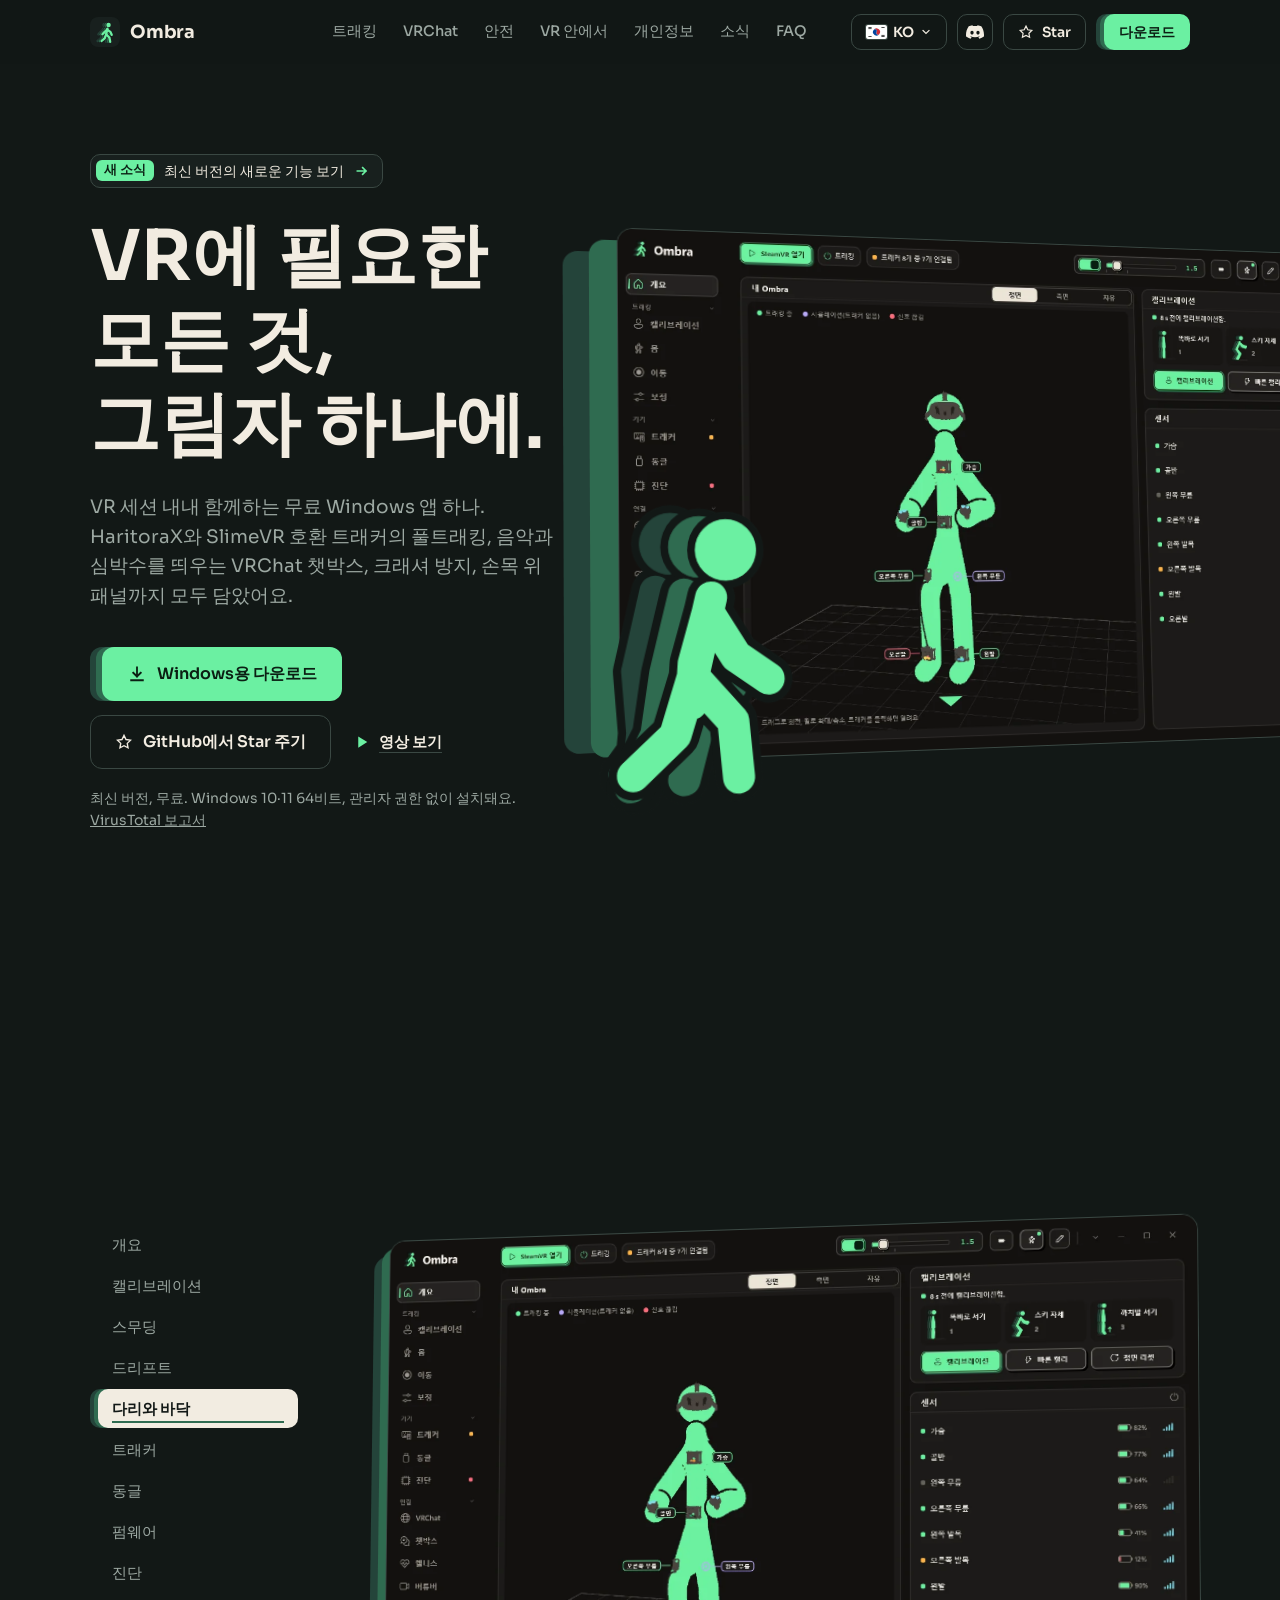
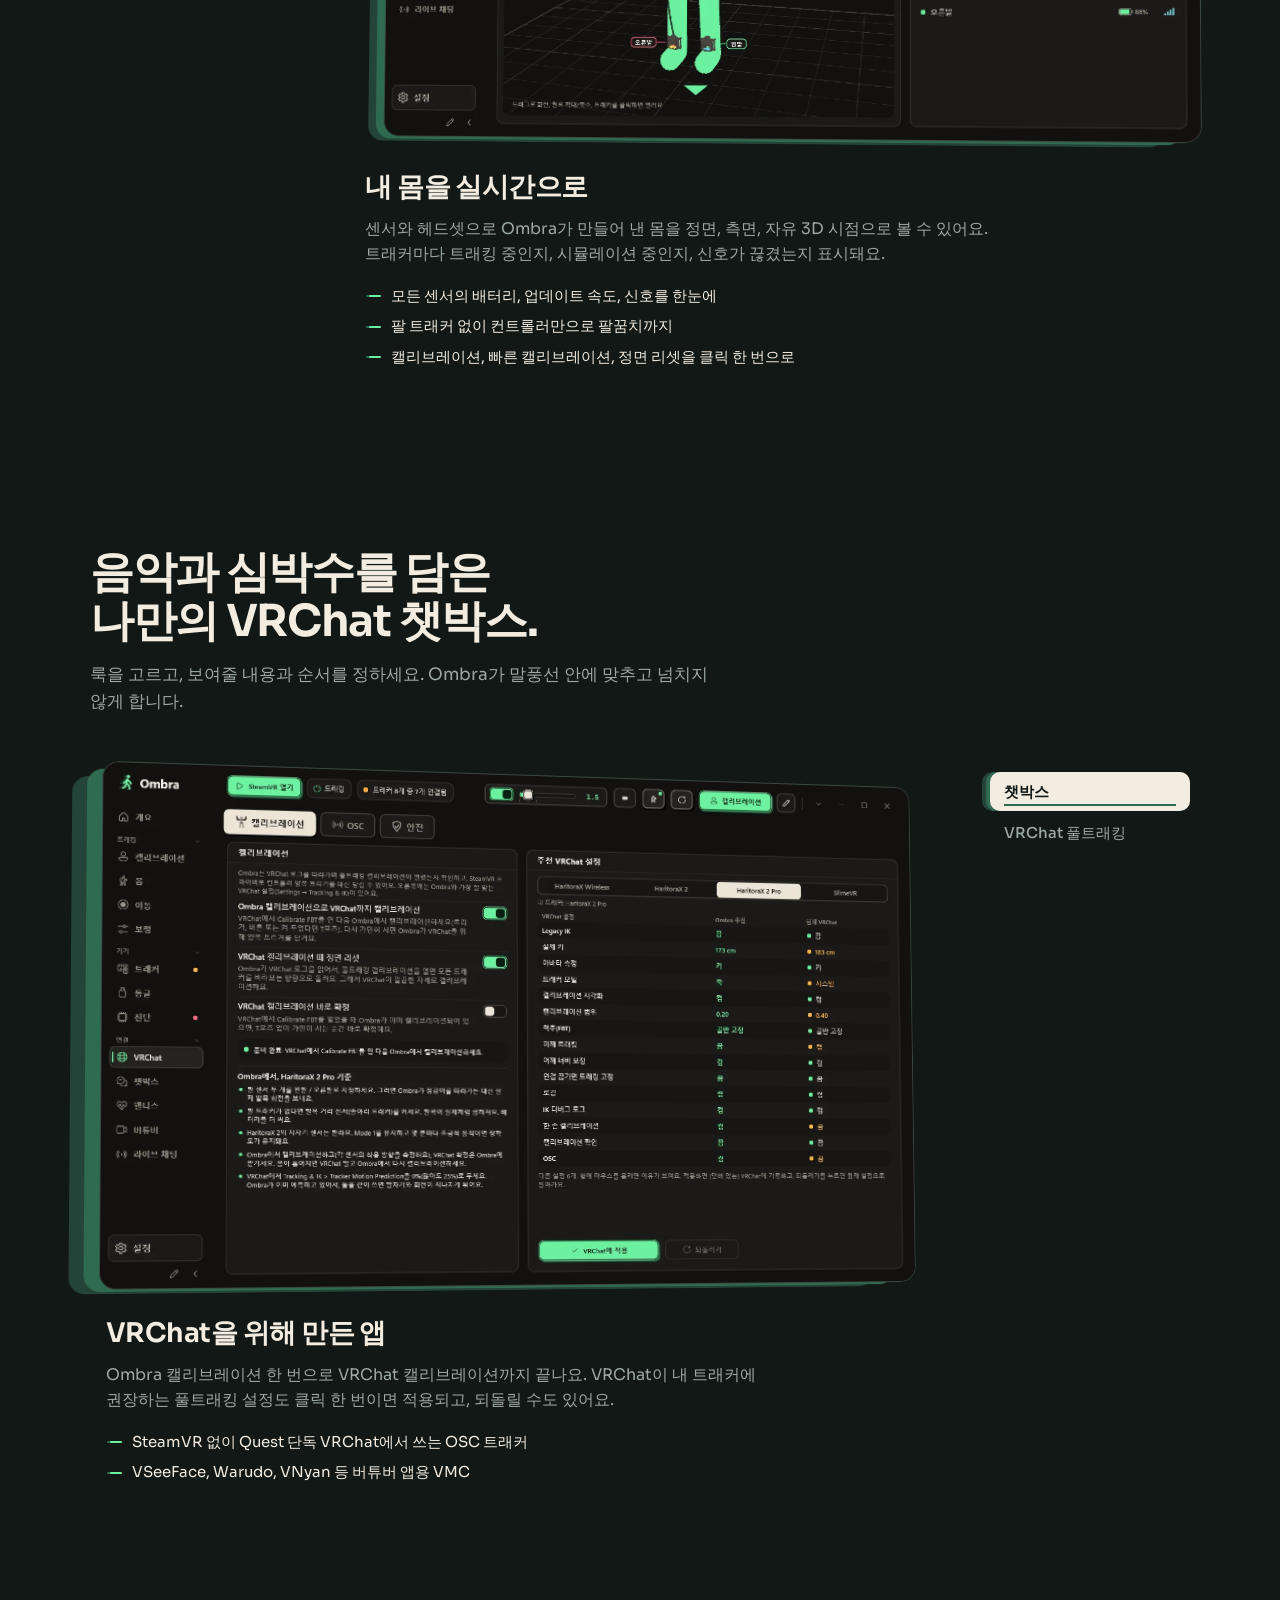
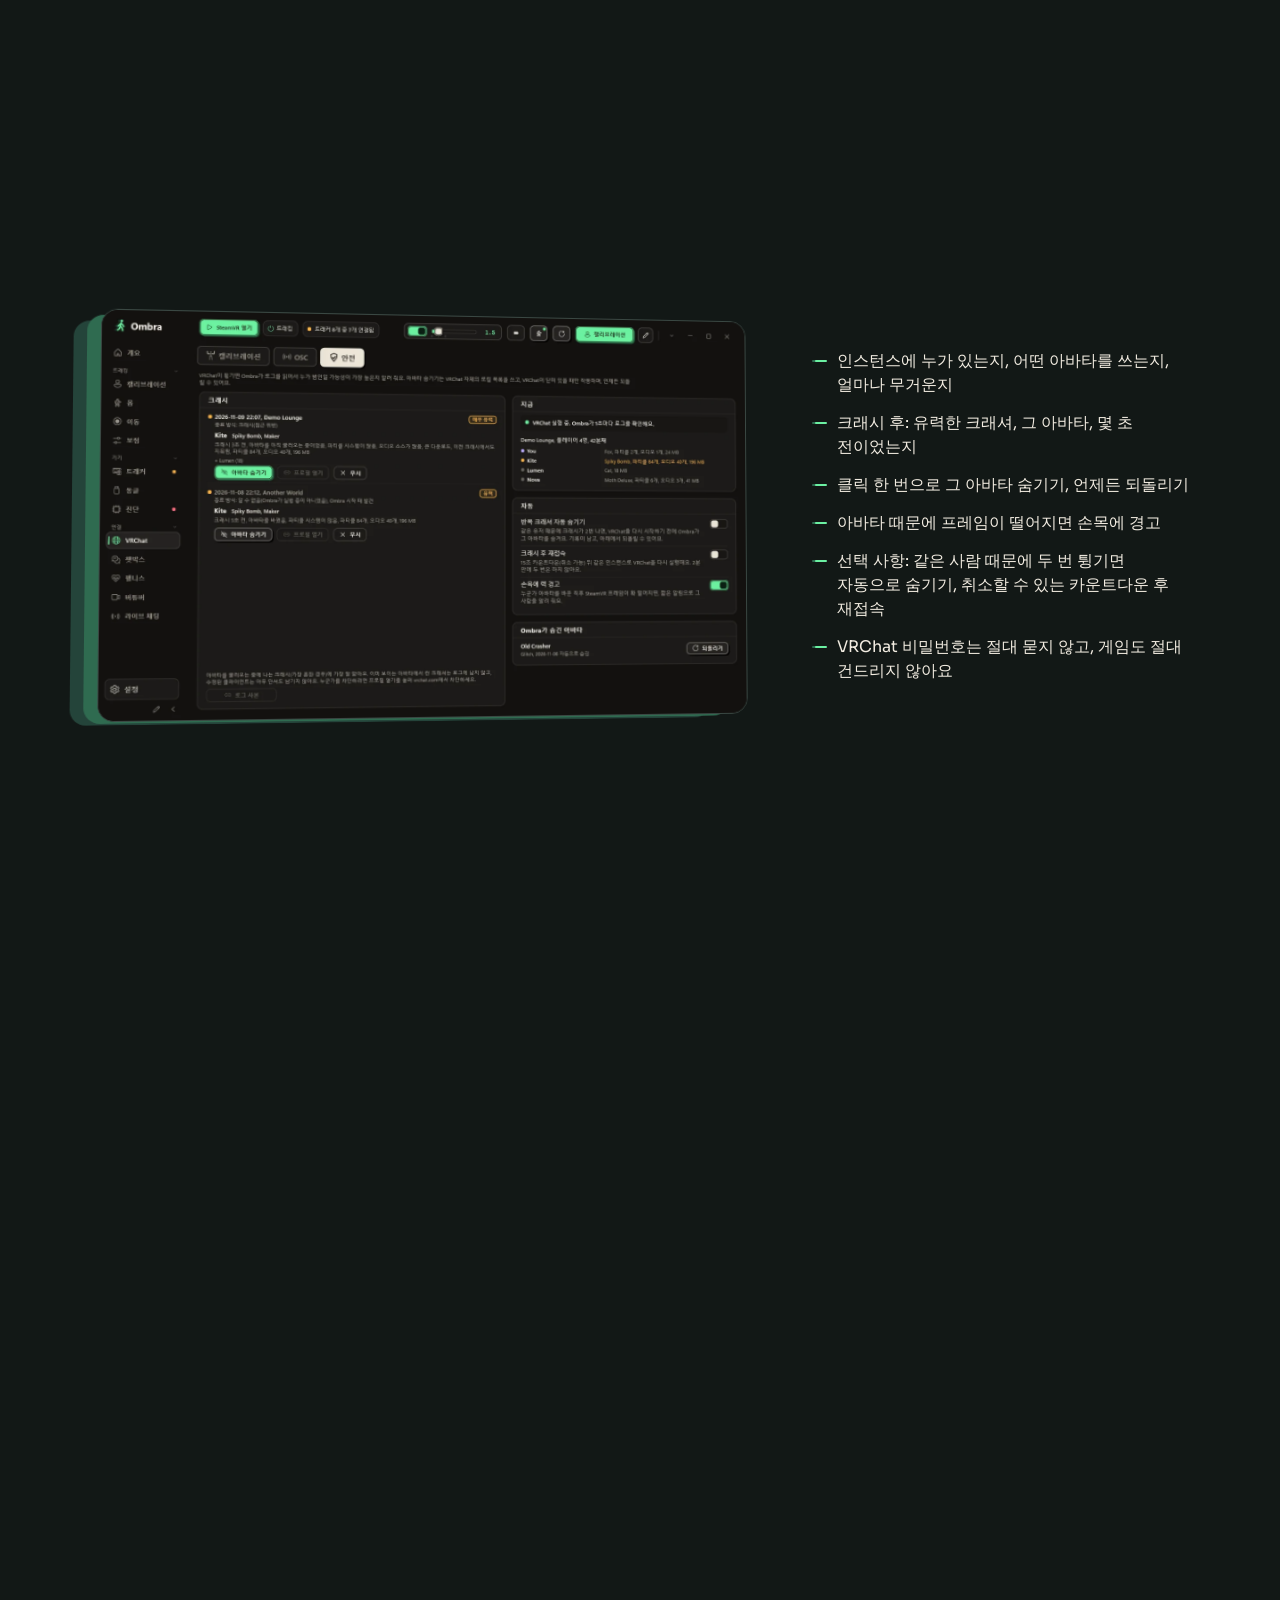
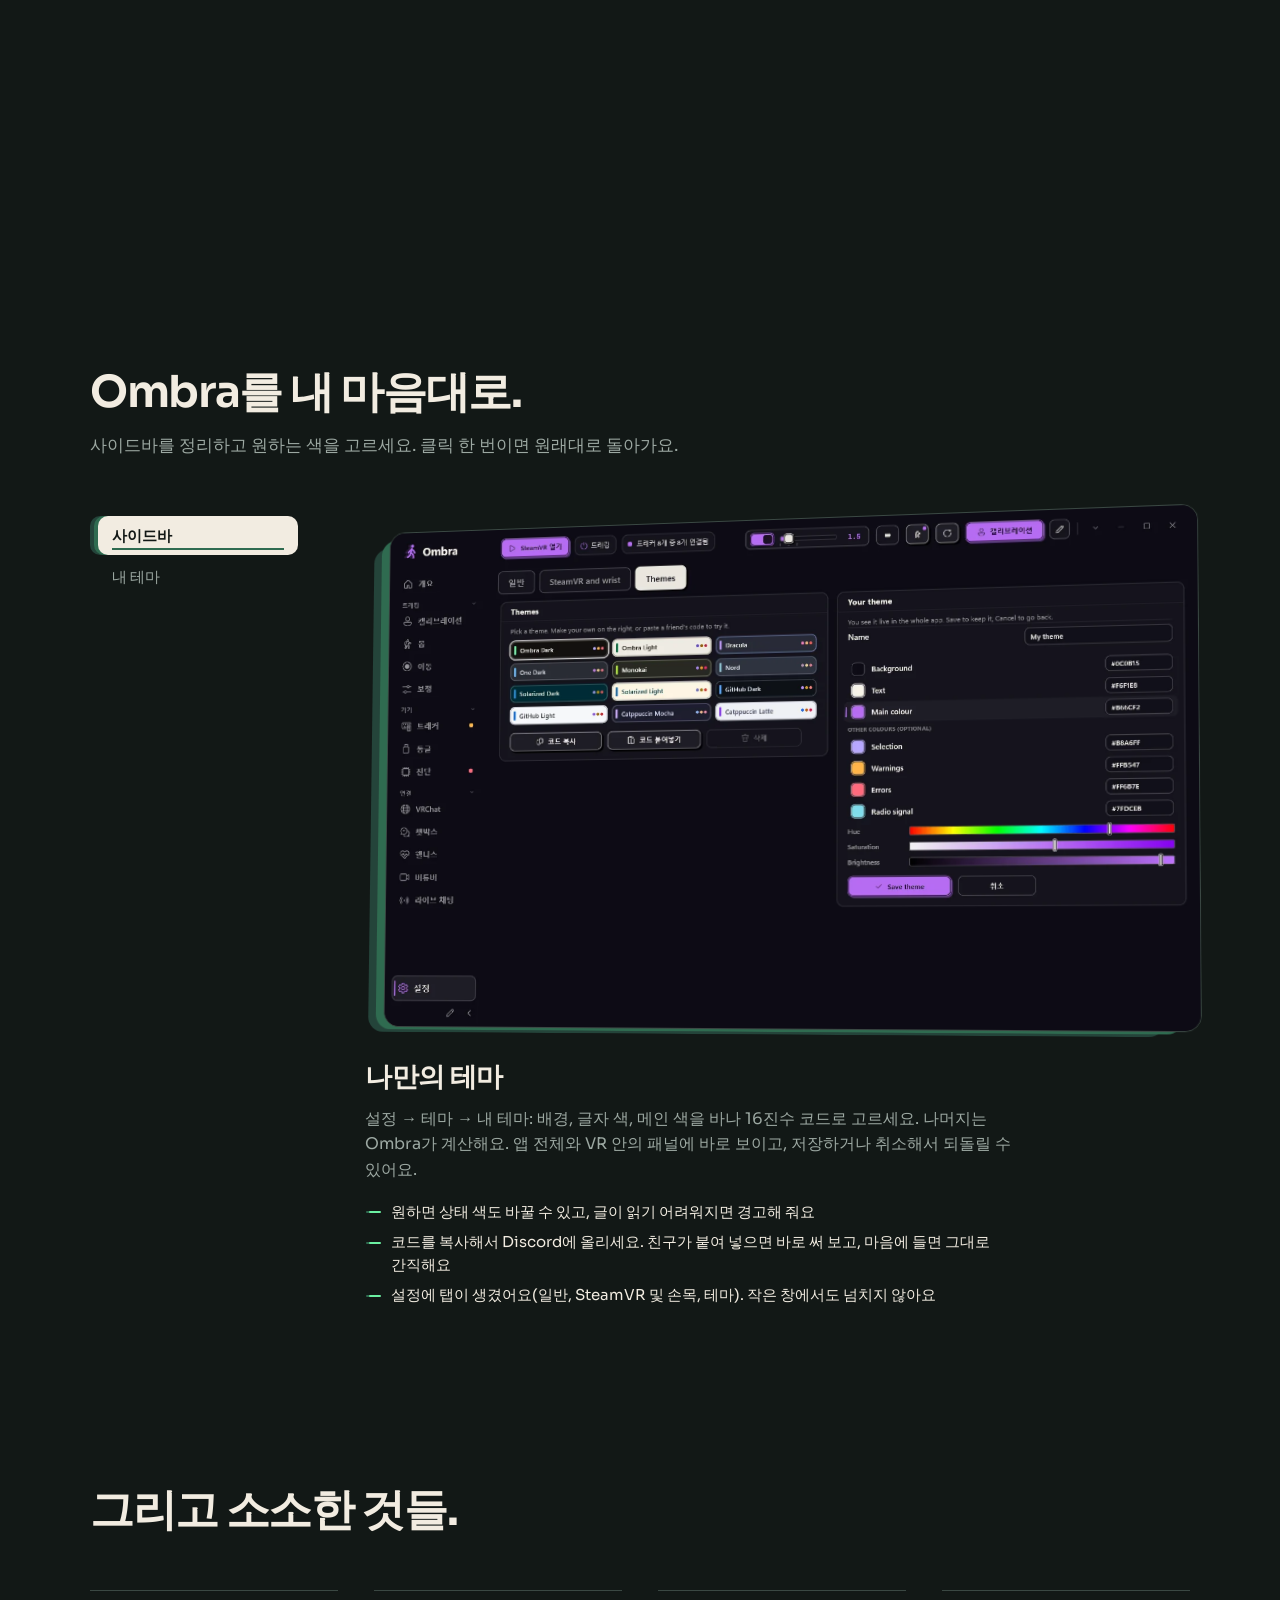
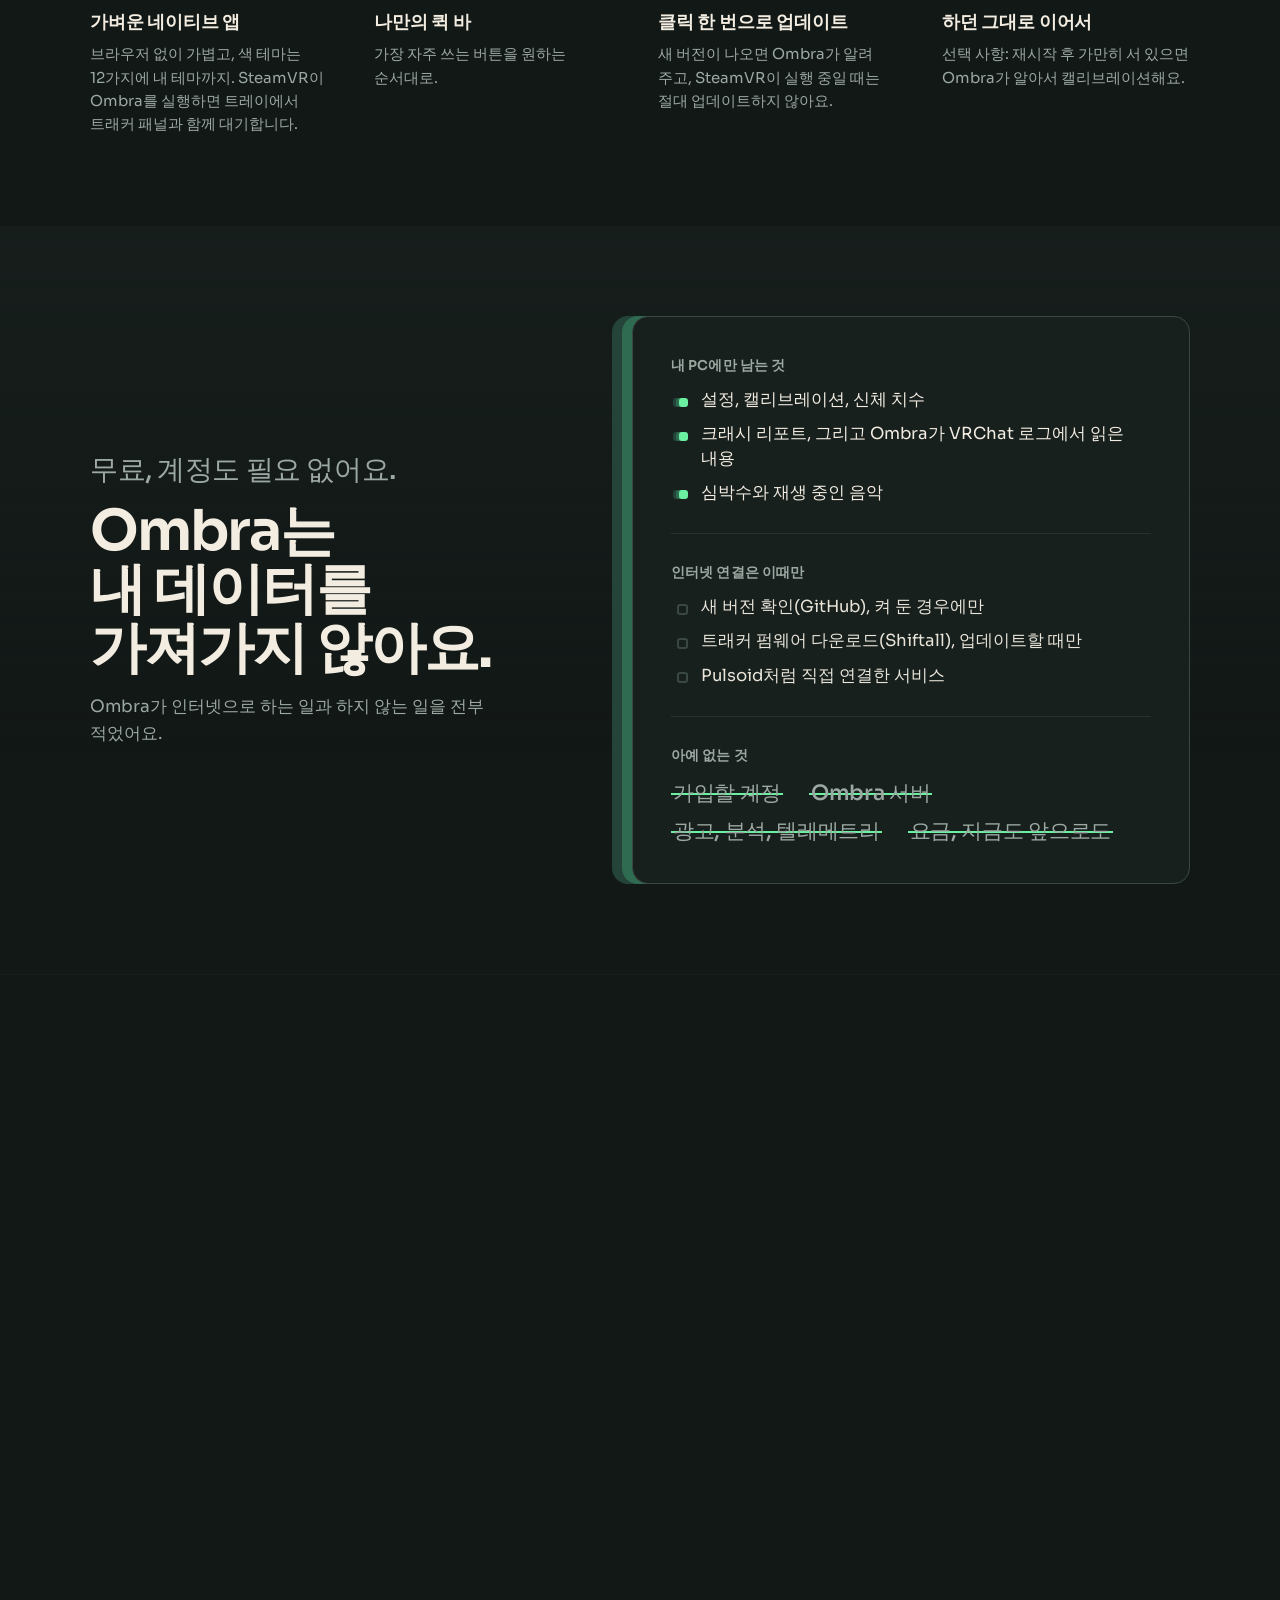
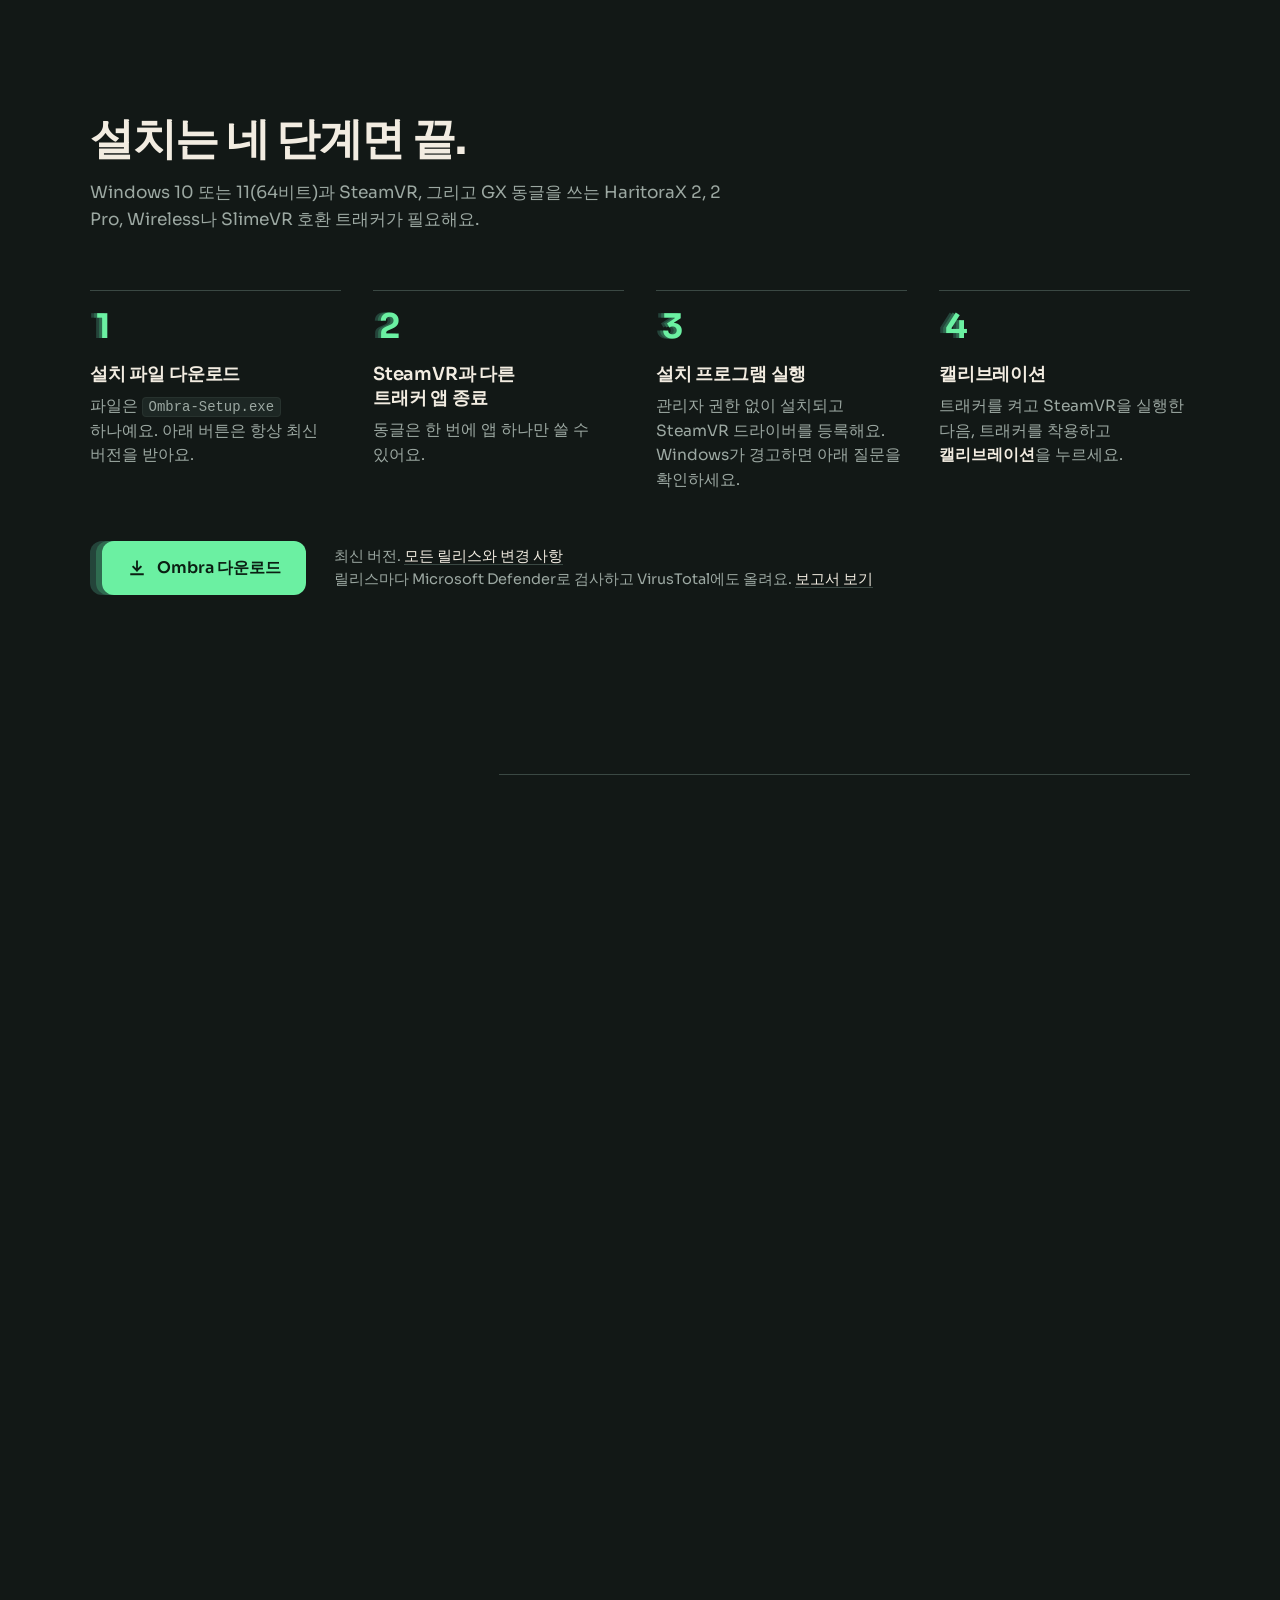
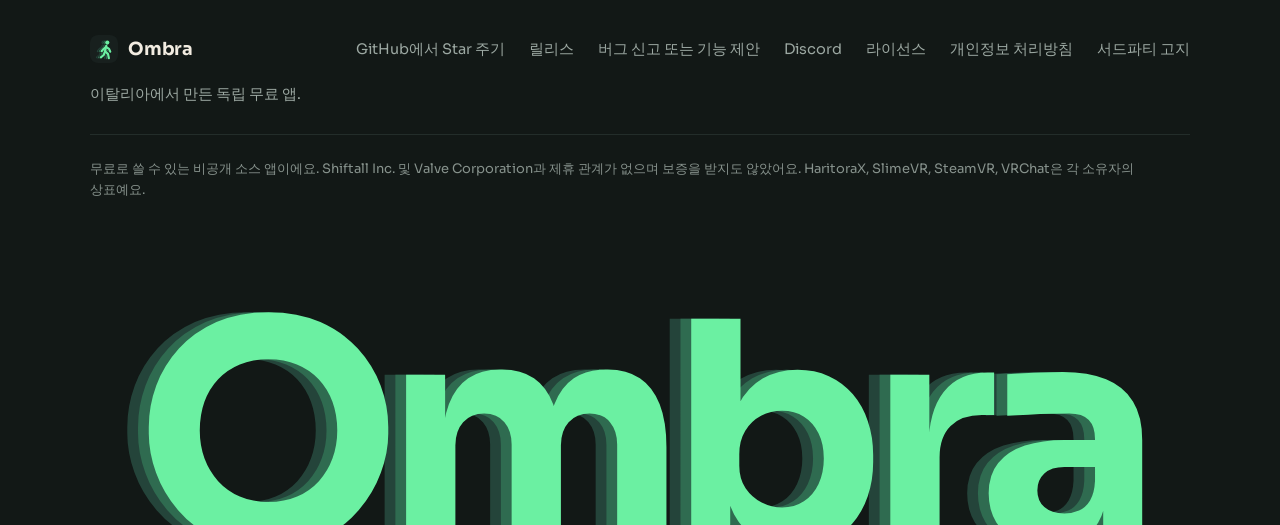
<file: site/ko/index.html>
<!DOCTYPE html>
<!-- Template: texts live in site/i18n/<lang>.json; build with python tools/make_site.py.
     The page is one story: what Ombra is (hero), the things it does (chapters, each with its
     own screenshots), the small things, the privacy promise, install, the questions left. Nothing is
     said twice. -->
<html lang="ko" data-t-menu-open="메뉴 열기" data-t-menu-close="메뉴 닫기" data-t-version="버전 {v}">
<head>
<meta charset="utf-8">
<meta name="viewport" content="width=device-width, initial-scale=1">
<meta name="color-scheme" content="dark">
<meta name="theme-color" content="#121816">
<title>Ombra: SteamVR용 무료 풀트래킹·VRChat 앱</title>
<meta name="description" content="HaritoraX·SlimeVR 트래커용 무료 Windows 앱. SteamVR 풀트래킹(풀바디 트래킹, FBT), 심박수까지 띄우는 VRChat 챗박스, 아바타 크래셔 방지를 앱 하나로. 계정 없이 바로 써 보세요.">
<meta name="robots" content="index, follow, max-image-preview:large">
<link rel="canonical" href="https://thadoom.github.io/ombra/ko/">
<link rel="alternate" hreflang="en" href="https://thadoom.github.io/ombra/">
<link rel="alternate" hreflang="it" href="https://thadoom.github.io/ombra/it/">
<link rel="alternate" hreflang="de" href="https://thadoom.github.io/ombra/de/">
<link rel="alternate" hreflang="fr" href="https://thadoom.github.io/ombra/fr/">
<link rel="alternate" hreflang="es" href="https://thadoom.github.io/ombra/es/">
<link rel="alternate" hreflang="pt-BR" href="https://thadoom.github.io/ombra/pt/">
<link rel="alternate" hreflang="ja" href="https://thadoom.github.io/ombra/ja/">
<link rel="alternate" hreflang="ko" href="https://thadoom.github.io/ombra/ko/">
<link rel="alternate" hreflang="zh-Hans" href="https://thadoom.github.io/ombra/zh/">
<link rel="alternate" hreflang="ru" href="https://thadoom.github.io/ombra/ru/">
<link rel="alternate" hreflang="x-default" href="https://thadoom.github.io/ombra/">
<meta property="og:type" content="website">
<meta property="og:site_name" content="Ombra">
<meta property="og:title" content="Ombra: VR에 필요한 모든 것, 그림자 하나에">
<meta property="og:description" content="풀트래킹, VRChat 챗박스, 크래셔 방지, VR 패널을 앱 하나에. Windows용 무료 앱이고 계정이 필요 없으며, 데이터는 내 PC에만 남아요.">
<meta property="og:url" content="https://thadoom.github.io/ombra/ko/">
<meta property="og:locale" content="ko_KR">
<meta property="og:locale:alternate" content="en_US">
<meta property="og:locale:alternate" content="it_IT">
<meta property="og:locale:alternate" content="de_DE">
<meta property="og:locale:alternate" content="fr_FR">
<meta property="og:locale:alternate" content="es_ES">
<meta property="og:locale:alternate" content="pt_BR">
<meta property="og:locale:alternate" content="ja_JP">
<meta property="og:locale:alternate" content="zh_CN">
<meta property="og:locale:alternate" content="ru_RU">
<meta property="og:image" content="https://thadoom.github.io/ombra/assets/og.png?v=4">
<meta property="og:image:width" content="1200">
<meta property="og:image:height" content="630">
<meta property="og:image:alt" content="Ombra: VR에 필요한 모든 것, 그림자 하나에">
<meta name="twitter:card" content="summary_large_image">
<meta name="twitter:image" content="https://thadoom.github.io/ombra/assets/og.png?v=4">
<link rel="icon" href="../assets/logo.svg" type="image/svg+xml">
<link rel="icon" href="../assets/favicon-32.png" type="image/png" sizes="32x32">
<link rel="apple-touch-icon" href="../assets/apple-touch-icon.png">
<link rel="preload" href="../assets/fonts/sora.woff2" as="font" type="font/woff2" crossorigin>
<link rel="preconnect" href="https://api.github.com" crossorigin>
<link rel="stylesheet" href="../style.css?v=22">
<script>
  // entrance animations hide content until main.js plays them; if it never does, show everything
  document.documentElement.classList.add("js");
  setTimeout(function () { var h = document.documentElement; if (!h.classList.contains("loaded")) h.classList.remove("js"); }, 3000);
</script>
<script type="application/ld+json">{"@context":"https://schema.org","@type":"SoftwareApplication","name":"Ombra","operatingSystem":"Windows 10, Windows 11","applicationCategory":"UtilitiesApplication","description":"HaritoraX·SlimeVR 트래커용 무료 Windows 앱. SteamVR 풀트래킹(풀바디 트래킹, FBT), 심박수까지 띄우는 VRChat 챗박스, 아바타 크래셔 방지를 앱 하나로. 계정 없이 바로 써 보세요.","inLanguage":"ko","featureList":["그림자처럼 따라 움직이는 풀트래킹.","내 몸을 실시간으로","세 가지 자세로 캘리브레이션","직접 조절하는 스무딩","드리프트는 플레이하는 동안 알아서","다리, 발, 바닥","트래커 하나하나 자세히","동글과 무선 채널","펌웨어도 같은 창에서","무선 신호 탓일까, PC 탓일까?","음악과 심박수를 담은 나만의 VRChat 챗박스.","나만의 챗박스","VRChat을 위해 만든 앱","튕긴 뒤에는 누가 그랬는지 Ombra가 알려 줘요.","헤드셋을 벗을 필요가 없어요.","손목 위의 컨트롤 센터","SteamVR 대시보드 속 탭","Ombra를 내 마음대로.","나만의 사이드바","나만의 테마","그리고 소소한 것들.","가벼운 네이티브 앱","나만의 퀵 바","클릭 한 번으로 업데이트","하던 그대로 이어서"],"downloadUrl":"https://github.com/thadoom/ombra/releases/latest/download/Ombra-Setup.exe","offers":{"@type":"Offer","price":"0","priceCurrency":"USD"},"screenshot":["https://thadoom.github.io/ombra/assets/screens/home.ko.webp","https://thadoom.github.io/ombra/assets/screens/calib.ko.webp","https://thadoom.github.io/ombra/assets/screens/tuning.ko.webp","https://thadoom.github.io/ombra/assets/screens/tuning-drift.ko.webp","https://thadoom.github.io/ombra/assets/screens/tuning-body.ko.webp","https://thadoom.github.io/ombra/assets/screens/trackers.ko.webp","https://thadoom.github.io/ombra/assets/screens/dongles.ko.webp","https://thadoom.github.io/ombra/assets/screens/firmware.ko.webp","https://thadoom.github.io/ombra/assets/screens/health.ko.webp","https://thadoom.github.io/ombra/assets/screens/chatbox.ko.webp","https://thadoom.github.io/ombra/assets/screens/vrchat.ko.webp","https://thadoom.github.io/ombra/assets/screens/safety.ko.webp","https://thadoom.github.io/ombra/assets/screens/wrist.ko.webp","https://thadoom.github.io/ombra/assets/screens/dashboard.ko.webp","https://thadoom.github.io/ombra/assets/screens/sidebar.ko.webp","https://thadoom.github.io/ombra/assets/screens/themes.ko.webp"],"image":"https://thadoom.github.io/ombra/assets/og.png","isAccessibleForFree":true,"author":{"@type":"Person","name":"thadoom","url":"https://github.com/thadoom"},"license":"https://thadoom.github.io/ombra/legal.html#license","url":"https://thadoom.github.io/ombra/ko/"}</script>
<script type="application/ld+json">{"@context":"https://schema.org","@type":"FAQPage","inLanguage":"ko","mainEntity":[{"@type":"Question","name":"트래커용 앱이 따로 필요한가요?","acceptedAnswer":{"@type":"Answer","text":"아니요. Ombra가 직접 동글을 읽고, 트래커를 페어링하고, Shiftall 원본 파일로 펌웨어를 업데이트해요. Ombra를 쓰는 동안에는 다른 트래커 앱을 꺼 두세요."}},{"@type":"Question","name":"어떤 트래커와 동글을 지원하나요?","acceptedAnswer":{"@type":"Answer","text":"GX2 또는 GX6 동글을 통한 HaritoraX 2, 2 Pro, Wireless, 그리고 Wi-Fi나 USB 수신기를 쓰는 SlimeVR 호환 트래커(예: Butterfly, Smol Slime). Vive 트래커 같은 베이스 스테이션 트래커는 Quest에 맞춰 정렬할 수 있고, SteamVR에 있는 다른 IMU 트래커도 부드럽게 할 수 있습니다. HaritoraX 1(유선)은 지원하지 않습니다."}},{"@type":"Question","name":"Quest에서도 되나요?","acceptedAnswer":{"@type":"Answer","text":"네. PC와 함께 SteamVR로 쓸 때는 유선이든 무선이든 돼요. Quest 단독으로 VRChat을 실행할 때는 SteamVR 없이 PC에서 OSC로 몸 움직임을 보내요."}},{"@type":"Question","name":"Windows가 설치 파일에 경고를 띄우는 이유는 뭔가요?","acceptedAnswer":{"@type":"Answer","text":"설치 파일에 아직 코드 서명이 없어서 SmartScreen이 알아보지 못해요. 추가 정보를 누른 다음 실행을 누르세요. 사용자 폴더에 설치되므로 관리자 권한이 필요 없어요."}},{"@type":"Question","name":"SteamVR에서 Ombra는 어떻게 보이나요?","acceptedAnswer":{"@type":"Answer","text":"설치 프로그램이 Ombra 전용 SteamVR 드라이버를 설치해요. 트래커는 역할(골반, 가슴, 무릎, 발, 팔꿈치)이 이미 지정된 상태로 SteamVR에 나타나고, Ombra는 SteamVR이 알아서 실행해 줘요."}},{"@type":"Question","name":"헤드셋, 컨트롤러, 베이스 스테이션도 건드리나요?","acceptedAnswer":{"@type":"Answer","text":"아니요. Lighthouse 기기, 헤드셋, 컨트롤러는 절대 수정하지 않아요. 드라이버는 Ombra의 가상 트래커만 만들고, 직접 켰을 때만 다른 IMU 트래커를 스무딩해요."}},{"@type":"Question","name":"트래커가 꼭 필요한가요?","acceptedAnswer":{"@type":"Answer","text":"아니요. 채팅박스, VRChat 도구, 헤드셋으로 만드는 몸만 쓰는 분도 많아요. 설치할 때 트래커 없음을 고르면 Ombra가 동글을 찾지 않아요."}},{"@type":"Question","name":"트래커 없이 써 볼 수 있나요?","acceptedAnswer":{"@type":"Answer","text":"네. Ombra.exe --demo를 실행하면 GX2와 GX6에 연결된 데모 트래커 8개가 나와요. 데모는 COM 포트, Bluetooth, SteamVR, 설정을 절대 건드리지 않아요."}},{"@type":"Question","name":"Ombra는 어떤 언어를 지원하나요?","acceptedAnswer":{"@type":"Answer","text":"앱과 이 사이트는 영어, 이탈리아어, 독일어, 프랑스어, 스페인어, 브라질 포르투갈어, 일본어, 한국어, 중국어 간체, 러시아어로 제공돼요. Ombra는 Windows 언어를 따라가고, 설정에서 바꿀 수 있어요."}},{"@type":"Question","name":"Shiftall이나 Valve와 관련이 있나요?","acceptedAnswer":{"@type":"Answer","text":"아니요. Ombra는 독립 프로젝트이고, 무료로 다운로드해서 쓸 수 있어요. 소스 코드는 공개하지 않지만, GitHub에서 기능, 확장, 번역을 제안할 수 있어요."}},{"@type":"Question","name":"Ombra를 만드는 데 AI를 사용했나요?","acceptedAnswer":{"@type":"Answer","text":"네. Ombra는 한 명의 개발자가 AI 도구(주로 Anthropic의 Claude)를 써서 만들어요. 조사, 코드, 테스트, 번역에 써요. Ombra가 무엇을 할지는 개발자가 정하고, 모든 릴리스를 직접 승인해요. AI 이미지 생성기는 쓰지 않아요. 스크린샷은 모두 실제 앱 화면이에요. Ombra 안에서 AI를 쓰는 건 선택 기능인 음성 채팅박스 입력뿐이에요. Whisper 모델이 PC에서 실행되고, 목소리는 컴퓨터 밖으로 나가지 않아요."}}]}</script>
</head>
<body>
<a class="skip" href="#main">본문으로 건너뛰기</a>

<header class="nav" id="top">
  <div class="nav-bg" aria-hidden="true"></div>
  <div class="wrap nav-in">
    <a class="brand" href="#top" aria-label="Ombra, 맨 위로"><img src="../assets/logo.svg" alt="" width="30" height="30"><span>Ombra</span></a>
    <nav aria-label="메인">
      <ul class="nav-links">
        <li><a href="#tracking">트래킹</a></li>
        <li><a href="#vrchat">VRChat</a></li>
        <li><a href="#safety">안전</a></li>
        <li><a href="#in-vr">VR 안에서</a></li>
        <li><a href="#privacy">개인정보</a></li>
        <li><a href="#news">소식</a></li>
        <li><a href="#faq">FAQ</a></li>
      </ul>
    </nav>
    <div class="nav-actions">
<details class="langs"><summary class="btn btn-quiet btn-sm" aria-label="언어"><svg class="flag" aria-hidden="true" viewBox="0 0 30 20" width="21" height="14"><rect width="30" height="20" fill="#ffffff"/><g transform="rotate(33.7 15 10)"><path d="M10 10a5 5 0 0 1 10 0a2.5 2.5 0 0 1-5 0a2.5 2.5 0 0 0-5 0z" fill="#cd2e3a"/><path d="M20 10a5 5 0 0 1-10 0a2.5 2.5 0 0 1 5 0a2.5 2.5 0 0 0 5 0z" fill="#0047a0"/></g><g fill="#000"><rect x="3.4" y="3.2" width="4.6" height="1"/><rect x="3.4" y="4.8" width="4.6" height="1"/><rect x="22" y="14.2" width="4.6" height="1"/><rect x="22" y="15.8" width="4.6" height="1"/><rect x="22" y="3.2" width="4.6" height="1"/><rect x="3.4" y="15.8" width="4.6" height="1"/></g></svg><span>KO</span><svg aria-hidden="true" class="chev" viewBox="0 0 24 24" width="12" height="12"><path d="M6 9l6 6 6-6" fill="none" stroke="currentColor" stroke-width="2.4" stroke-linecap="square" stroke-linejoin="miter"/></svg></summary><ul class="langs-menu"><li><a href="../" hreflang="en" lang="en"><svg class="flag" aria-hidden="true" viewBox="0 0 30 20" width="21" height="14"><rect width="30" height="20" fill="#012169"/><path d="M0 0L30 20M30 0L0 20" stroke="#fff" stroke-width="4"/><path d="M0 0L30 20M30 0L0 20" stroke="#c8102e" stroke-width="1.4"/><path d="M15 0V20M0 10H30" stroke="#fff" stroke-width="6"/><path d="M15 0V20M0 10H30" stroke="#c8102e" stroke-width="3.4"/></svg><span>English</span></a></li><li><a href="../it/" hreflang="it" lang="it"><svg class="flag" aria-hidden="true" viewBox="0 0 30 20" width="21" height="14"><rect x="0.00" y="0" width="10.05" height="20" fill="#009246"/><rect x="10.00" y="0" width="10.05" height="20" fill="#ffffff"/><rect x="20.00" y="0" width="10.05" height="20" fill="#ce2b37"/></svg><span>Italiano</span></a></li><li><a href="../de/" hreflang="de" lang="de"><svg class="flag" aria-hidden="true" viewBox="0 0 30 20" width="21" height="14"><rect x="0" y="0.00" width="30" height="6.72" fill="#000000"/><rect x="0" y="6.67" width="30" height="6.72" fill="#dd0000"/><rect x="0" y="13.33" width="30" height="6.72" fill="#ffce00"/></svg><span>Deutsch</span></a></li><li><a href="../fr/" hreflang="fr" lang="fr"><svg class="flag" aria-hidden="true" viewBox="0 0 30 20" width="21" height="14"><rect x="0.00" y="0" width="10.05" height="20" fill="#0055a4"/><rect x="10.00" y="0" width="10.05" height="20" fill="#ffffff"/><rect x="20.00" y="0" width="10.05" height="20" fill="#ef4135"/></svg><span>Français</span></a></li><li><a href="../es/" hreflang="es" lang="es"><svg class="flag" aria-hidden="true" viewBox="0 0 30 20" width="21" height="14"><rect width="30" height="20" fill="#aa151b"/><rect y="5" width="30" height="10" fill="#f1bf00"/></svg><span>Español</span></a></li><li><a href="../pt/" hreflang="pt-BR" lang="pt-BR"><svg class="flag" aria-hidden="true" viewBox="0 0 30 20" width="21" height="14"><rect width="30" height="20" fill="#009c3b"/><polygon points="15,2.2 27.6,10 15,17.8 2.4,10" fill="#ffdf00"/><circle cx="15" cy="10" r="4.6" fill="#002776"/></svg><span>Português (Brasil)</span></a></li><li><a href="../ja/" hreflang="ja" lang="ja"><svg class="flag" aria-hidden="true" viewBox="0 0 30 20" width="21" height="14"><rect width="30" height="20" fill="#ffffff"/><circle cx="15" cy="10" r="6" fill="#bc002d"/></svg><span>日本語</span></a></li><li><a href="../ko/" hreflang="ko" lang="ko" aria-current="true"><svg class="flag" aria-hidden="true" viewBox="0 0 30 20" width="21" height="14"><rect width="30" height="20" fill="#ffffff"/><g transform="rotate(33.7 15 10)"><path d="M10 10a5 5 0 0 1 10 0a2.5 2.5 0 0 1-5 0a2.5 2.5 0 0 0-5 0z" fill="#cd2e3a"/><path d="M20 10a5 5 0 0 1-10 0a2.5 2.5 0 0 1 5 0a2.5 2.5 0 0 0 5 0z" fill="#0047a0"/></g><g fill="#000"><rect x="3.4" y="3.2" width="4.6" height="1"/><rect x="3.4" y="4.8" width="4.6" height="1"/><rect x="22" y="14.2" width="4.6" height="1"/><rect x="22" y="15.8" width="4.6" height="1"/><rect x="22" y="3.2" width="4.6" height="1"/><rect x="3.4" y="15.8" width="4.6" height="1"/></g></svg><span>한국어</span></a></li><li><a href="../zh/" hreflang="zh-Hans" lang="zh-Hans"><svg class="flag" aria-hidden="true" viewBox="0 0 30 20" width="21" height="14"><rect width="30" height="20" fill="#de2910"/><polygon points="5.00,2.00 5.67,4.07 7.85,4.07 6.09,5.35 6.76,7.43 5.00,6.15 3.24,7.43 3.91,5.35 2.15,4.07 4.33,4.07" fill="#ffde00"/><polygon points="10.39,1.08 10.33,1.80 11.00,2.09 10.29,2.25 10.22,2.97 9.85,2.35 9.14,2.52 9.62,1.97 9.25,1.34 9.91,1.63" fill="#ffde00"/><polygon points="12.71,3.29 12.38,3.94 12.89,4.45 12.17,4.34 11.84,4.99 11.73,4.27 11.01,4.16 11.66,3.83 11.55,3.11 12.06,3.62" fill="#ffde00"/><polygon points="12.94,6.66 12.37,7.11 12.62,7.79 12.01,7.38 11.44,7.83 11.64,7.13 11.04,6.72 11.76,6.70 11.97,6.00 12.21,6.68" fill="#ffde00"/><polygon points="10.34,8.06 10.32,8.79 11.00,9.03 10.30,9.24 10.28,9.96 9.87,9.36 9.17,9.56 9.62,8.99 9.21,8.38 9.89,8.63" fill="#ffde00"/></svg><span>简体中文</span></a></li><li><a href="../ru/" hreflang="ru" lang="ru"><svg class="flag" aria-hidden="true" viewBox="0 0 30 20" width="21" height="14"><rect x="0" y="0.00" width="30" height="6.72" fill="#ffffff"/><rect x="0" y="6.67" width="30" height="6.72" fill="#0039a6"/><rect x="0" y="13.33" width="30" height="6.72" fill="#d52b1e"/></svg><span>Русский</span></a></li></ul></details>
      <a class="btn btn-quiet btn-sm btn-icon nav-discord" href="https://discord.gg/vFejerFCWA" target="_blank" rel="noopener" aria-label="Discord의 Ombra" title="Discord"><svg class="i-discord" aria-hidden="true" viewBox="0 0 24 24" width="18" height="18"><path fill="currentColor" d="M20.32 4.37a19.8 19.8 0 0 0-4.89-1.52.07.07 0 0 0-.08.04c-.21.37-.44.86-.6 1.25a18.3 18.3 0 0 0-5.49 0 12.6 12.6 0 0 0-.62-1.25.08.08 0 0 0-.08-.04 19.7 19.7 0 0 0-4.88 1.52.07.07 0 0 0-.03.03C.53 9.05-.32 13.58.1 18.06a.08.08 0 0 0 .03.05 19.9 19.9 0 0 0 5.99 3.03.08.08 0 0 0 .09-.03c.46-.63.87-1.3 1.22-1.99a.08.08 0 0 0-.04-.1 13.1 13.1 0 0 1-1.87-.9.08.08 0 0 1 0-.12l.37-.3a.07.07 0 0 1 .08 0c3.93 1.8 8.18 1.8 12.06 0a.07.07 0 0 1 .08 0l.37.3a.08.08 0 0 1 0 .12c-.6.35-1.22.65-1.87.9a.08.08 0 0 0-.04.1c.36.7.77 1.36 1.22 1.99a.08.08 0 0 0 .09.03 19.8 19.8 0 0 0 6-3.03.08.08 0 0 0 .03-.05c.5-5.18-.84-9.68-3.55-13.66a.06.06 0 0 0-.03-.03ZM8.02 15.33c-1.18 0-2.16-1.08-2.16-2.42 0-1.33.96-2.42 2.16-2.42 1.21 0 2.18 1.1 2.16 2.42 0 1.34-.96 2.42-2.16 2.42Zm7.97 0c-1.18 0-2.15-1.08-2.15-2.42 0-1.33.95-2.42 2.15-2.42 1.21 0 2.18 1.1 2.16 2.42 0 1.34-.95 2.42-2.16 2.42Z"/></svg></a>
      <a class="btn btn-quiet btn-sm js-star" href="https://github.com/thadoom/ombra" target="_blank" rel="noopener">
        <svg class="i-star" aria-hidden="true" viewBox="0 0 24 24" width="16" height="16"><path d="m12 3.2 2.7 5.5 6 .9-4.35 4.25 1.03 6-5.38-2.83-5.38 2.83 1.03-6L3.3 9.6l6-.9Z"/></svg>
        Star<span class="count" hidden></span>
      </a>
      <a class="btn btn-primary btn-sm js-download" href="https://github.com/thadoom/ombra/releases/latest/download/Ombra-Setup.exe" download>다운로드</a>
    </div>
    <button class="nav-toggle" type="button" aria-expanded="false" aria-controls="mobile-menu" aria-label="메뉴 열기"><span></span><span></span></button>
  </div>
  <div class="mobile-menu" id="mobile-menu" hidden>
    <a href="#tracking">트래킹</a>
    <a href="#vrchat">VRChat</a>
    <a href="#safety">안전</a>
    <a href="#in-vr">VR 안에서</a>
    <a href="#privacy">개인정보</a>
    <a href="#news">소식</a>
    <a href="#install">설치</a>
    <a href="#faq">FAQ</a>
    <a class="js-star" href="https://github.com/thadoom/ombra" target="_blank" rel="noopener">GitHub에서 Star 주기</a>
    <a class="m-discord" href="https://discord.gg/vFejerFCWA" target="_blank" rel="noopener"><svg class="i-discord" aria-hidden="true" viewBox="0 0 24 24" width="18" height="18"><path fill="currentColor" d="M20.32 4.37a19.8 19.8 0 0 0-4.89-1.52.07.07 0 0 0-.08.04c-.21.37-.44.86-.6 1.25a18.3 18.3 0 0 0-5.49 0 12.6 12.6 0 0 0-.62-1.25.08.08 0 0 0-.08-.04 19.7 19.7 0 0 0-4.88 1.52.07.07 0 0 0-.03.03C.53 9.05-.32 13.58.1 18.06a.08.08 0 0 0 .03.05 19.9 19.9 0 0 0 5.99 3.03.08.08 0 0 0 .09-.03c.46-.63.87-1.3 1.22-1.99a.08.08 0 0 0-.04-.1 13.1 13.1 0 0 1-1.87-.9.08.08 0 0 1 0-.12l.37-.3a.07.07 0 0 1 .08 0c3.93 1.8 8.18 1.8 12.06 0a.07.07 0 0 1 .08 0l.37.3a.08.08 0 0 1 0 .12c-.6.35-1.22.65-1.87.9a.08.08 0 0 0-.04.1c.36.7.77 1.36 1.22 1.99a.08.08 0 0 0 .09.03 19.8 19.8 0 0 0 6-3.03.08.08 0 0 0 .03-.05c.5-5.18-.84-9.68-3.55-13.66a.06.06 0 0 0-.03-.03ZM8.02 15.33c-1.18 0-2.16-1.08-2.16-2.42 0-1.33.96-2.42 2.16-2.42 1.21 0 2.18 1.1 2.16 2.42 0 1.34-.96 2.42-2.16 2.42Zm7.97 0c-1.18 0-2.15-1.08-2.15-2.42 0-1.33.95-2.42 2.15-2.42 1.21 0 2.18 1.1 2.16 2.42 0 1.34-.95 2.42-2.16 2.42Z"/></svg>Discord 참여하기</a>
    <div class="langs-mobile"><a href="../" hreflang="en" lang="en"><svg class="flag" aria-hidden="true" viewBox="0 0 30 20" width="21" height="14"><rect width="30" height="20" fill="#012169"/><path d="M0 0L30 20M30 0L0 20" stroke="#fff" stroke-width="4"/><path d="M0 0L30 20M30 0L0 20" stroke="#c8102e" stroke-width="1.4"/><path d="M15 0V20M0 10H30" stroke="#fff" stroke-width="6"/><path d="M15 0V20M0 10H30" stroke="#c8102e" stroke-width="3.4"/></svg><span>English</span></a><a href="../it/" hreflang="it" lang="it"><svg class="flag" aria-hidden="true" viewBox="0 0 30 20" width="21" height="14"><rect x="0.00" y="0" width="10.05" height="20" fill="#009246"/><rect x="10.00" y="0" width="10.05" height="20" fill="#ffffff"/><rect x="20.00" y="0" width="10.05" height="20" fill="#ce2b37"/></svg><span>Italiano</span></a><a href="../de/" hreflang="de" lang="de"><svg class="flag" aria-hidden="true" viewBox="0 0 30 20" width="21" height="14"><rect x="0" y="0.00" width="30" height="6.72" fill="#000000"/><rect x="0" y="6.67" width="30" height="6.72" fill="#dd0000"/><rect x="0" y="13.33" width="30" height="6.72" fill="#ffce00"/></svg><span>Deutsch</span></a><a href="../fr/" hreflang="fr" lang="fr"><svg class="flag" aria-hidden="true" viewBox="0 0 30 20" width="21" height="14"><rect x="0.00" y="0" width="10.05" height="20" fill="#0055a4"/><rect x="10.00" y="0" width="10.05" height="20" fill="#ffffff"/><rect x="20.00" y="0" width="10.05" height="20" fill="#ef4135"/></svg><span>Français</span></a><a href="../es/" hreflang="es" lang="es"><svg class="flag" aria-hidden="true" viewBox="0 0 30 20" width="21" height="14"><rect width="30" height="20" fill="#aa151b"/><rect y="5" width="30" height="10" fill="#f1bf00"/></svg><span>Español</span></a><a href="../pt/" hreflang="pt-BR" lang="pt-BR"><svg class="flag" aria-hidden="true" viewBox="0 0 30 20" width="21" height="14"><rect width="30" height="20" fill="#009c3b"/><polygon points="15,2.2 27.6,10 15,17.8 2.4,10" fill="#ffdf00"/><circle cx="15" cy="10" r="4.6" fill="#002776"/></svg><span>Português (Brasil)</span></a><a href="../ja/" hreflang="ja" lang="ja"><svg class="flag" aria-hidden="true" viewBox="0 0 30 20" width="21" height="14"><rect width="30" height="20" fill="#ffffff"/><circle cx="15" cy="10" r="6" fill="#bc002d"/></svg><span>日本語</span></a><a href="../zh/" hreflang="zh-Hans" lang="zh-Hans"><svg class="flag" aria-hidden="true" viewBox="0 0 30 20" width="21" height="14"><rect width="30" height="20" fill="#de2910"/><polygon points="5.00,2.00 5.67,4.07 7.85,4.07 6.09,5.35 6.76,7.43 5.00,6.15 3.24,7.43 3.91,5.35 2.15,4.07 4.33,4.07" fill="#ffde00"/><polygon points="10.39,1.08 10.33,1.80 11.00,2.09 10.29,2.25 10.22,2.97 9.85,2.35 9.14,2.52 9.62,1.97 9.25,1.34 9.91,1.63" fill="#ffde00"/><polygon points="12.71,3.29 12.38,3.94 12.89,4.45 12.17,4.34 11.84,4.99 11.73,4.27 11.01,4.16 11.66,3.83 11.55,3.11 12.06,3.62" fill="#ffde00"/><polygon points="12.94,6.66 12.37,7.11 12.62,7.79 12.01,7.38 11.44,7.83 11.64,7.13 11.04,6.72 11.76,6.70 11.97,6.00 12.21,6.68" fill="#ffde00"/><polygon points="10.34,8.06 10.32,8.79 11.00,9.03 10.30,9.24 10.28,9.96 9.87,9.36 9.17,9.56 9.62,8.99 9.21,8.38 9.89,8.63" fill="#ffde00"/></svg><span>简体中文</span></a><a href="../ru/" hreflang="ru" lang="ru"><svg class="flag" aria-hidden="true" viewBox="0 0 30 20" width="21" height="14"><rect x="0" y="0.00" width="30" height="6.72" fill="#ffffff"/><rect x="0" y="6.67" width="30" height="6.72" fill="#0039a6"/><rect x="0" y="13.33" width="30" height="6.72" fill="#d52b1e"/></svg><span>Русский</span></a></div>
  </div>
</header>

<main id="main">

<section class="hero" aria-labelledby="hero-title">
  <div class="wrap hero-in">
    <div class="hero-copy">
      <a class="hero-new" href="#news"><span class="hero-new-tag">새 소식</span><span class="hero-new-text">최신 버전의 새로운 기능 보기</span><svg aria-hidden="true" viewBox="0 0 24 24" width="16" height="16"><path d="M5 12h13m0 0-5-5m5 5-5 5" fill="none" stroke="currentColor" stroke-width="2.4" stroke-linecap="square"/></svg></a>
      <h1 id="hero-title">VR에 필요한 모든 것, 그림자 하나에.</h1>
      <p class="lede">VR 세션 내내 함께하는 무료 Windows 앱 하나. HaritoraX와 SlimeVR 호환 트래커의 풀트래킹, 음악과 심박수를 띄우는 VRChat 챗박스, 크래셔 방지, 손목 위 패널까지 모두 담았어요.</p>
      <div class="cta">
        <a class="btn btn-primary btn-lg js-download" href="https://github.com/thadoom/ombra/releases/latest/download/Ombra-Setup.exe" download>
          <svg aria-hidden="true" viewBox="0 0 24 24" width="20" height="20"><path d="M12 4v11m0 0-4.5-4.5M12 15l4.5-4.5M5 19.5h14" fill="none" stroke="currentColor" stroke-width="2.2" stroke-linecap="square" stroke-linejoin="miter"/></svg>
          Windows용 다운로드
        </a>
        <a class="btn btn-quiet btn-lg js-star" href="https://github.com/thadoom/ombra" target="_blank" rel="noopener">
          <svg class="i-star" aria-hidden="true" viewBox="0 0 24 24" width="18" height="18"><path d="m12 3.2 2.7 5.5 6 .9-4.35 4.25 1.03 6-5.38-2.83-5.38 2.83 1.03-6L3.3 9.6l6-.9Z"/></svg>
          GitHub에서 Star 주기<span class="count" hidden></span>
        </a>
        <!-- without script this link simply opens the video; with it, the video plays in the page -->
        <a class="watch js-watch" href="../assets/video/showcase.mp4">
          <svg aria-hidden="true" viewBox="0 0 24 24" width="18" height="18"><path d="M7 4.5v15l12-7.5Z" fill="currentColor"/></svg>
          영상 보기
        </a>
      </div>
      <p class="hero-meta"><span class="js-release">최신 버전</span>, 무료. Windows 10·11 64비트, 관리자 권한 없이 설치돼요. <a href="../vt/" target="_blank" rel="noopener">VirusTotal 보고서</a></p>
    </div>
    <!-- the real app, recorded in demo mode (tools/shots/record.ps1); the screenshot is what shows until
         the video plays, and all there is with reduced motion. The same screen is described in the tour below. -->
    <div class="hero-art" aria-hidden="true">
      <div class="hero-stage">
        <i class="plane plane-far"></i><i class="plane plane-near"></i>
        <div class="hero-window">
          <img src="../assets/screens/home.ko.webp" width="1440" height="900" alt="">
          <video muted loop playsinline preload="none" width="1440" height="900" tabindex="-1"></video>
        </div>
        <svg class="figure" viewBox="70 80 400 400" preserveAspectRatio="xMidYMid meet">
          <g class="echo echo-far"><path class="o"/><circle class="o" r="48"/><path class="f"/><circle class="f" r="38"/></g>
          <g class="echo echo-near"><path class="o"/><circle class="o" r="48"/><path class="f"/><circle class="f" r="38"/></g>
          <g class="echo echo-you"><path class="o"/><circle class="o" r="48"/><path class="f"/><circle class="f" r="38"/></g>
          <rect class="hit" x="222" y="92" width="128" height="374" rx="56"><title>잡고, 던지고, 세 번 콕 찔러 보세요.</title></rect>
        </svg>
      </div>
    </div>
  </div>
</section>

<!-- 1. tracking -->
<section class="section chapter" id="tracking" aria-labelledby="tracking-title">
  <div class="wrap">
    <header class="section-head">
      <h2 id="tracking-title">그림자처럼 따라 움직이는 풀트래킹.</h2>
      <p>Ombra는 다른 앱 없이 혼자서 HaritoraX와 SlimeVR 호환 트래커를 SteamVR에서 돌려요. 센서와 헤드셋으로 몸을 만들고, 모든 트래커를 부드럽게 다듬고, 플레이하는 동안 드리프트를 보정해요.</p>
    </header>
    <div class="tour">
      <div class="rail pills" role="tablist" aria-label="트래킹 페이지" aria-orientation="vertical">
        <span class="pill" aria-hidden="true"><i></i><i></i><i></i></span>
        <button role="tab" id="t-home" aria-controls="p-home" aria-selected="true">개요</button>
        <button role="tab" id="t-calib" aria-controls="p-calib" aria-selected="false" tabindex="-1">캘리브레이션</button>
        <button role="tab" id="t-smooth" aria-controls="p-smooth" aria-selected="false" tabindex="-1">스무딩</button>
        <button role="tab" id="t-drift" aria-controls="p-drift" aria-selected="false" tabindex="-1">드리프트</button>
        <button role="tab" id="t-body" aria-controls="p-body" aria-selected="false" tabindex="-1">다리와 바닥</button>
        <button role="tab" id="t-trackers" aria-controls="p-trackers" aria-selected="false" tabindex="-1">트래커</button>
        <button role="tab" id="t-dongles" aria-controls="p-dongles" aria-selected="false" tabindex="-1">동글</button>
        <button role="tab" id="t-fw" aria-controls="p-fw" aria-selected="false" tabindex="-1">펌웨어</button>
        <button role="tab" id="t-health" aria-controls="p-health" aria-selected="false" tabindex="-1">진단</button>
      </div>
      <div class="stage">
        <div class="window">
          <div class="shots">
            <!-- data-clip: a recording of that page plays over its screenshot (tools/showcase/record_all.ps1) -->
            <img data-clip="hero" src="../assets/screens/home.ko.webp" width="1440" height="900" alt="개요 페이지: 트래커 8개가 달린 실시간 3D 몸, 배터리와 업데이트 속도가 표시된 센서 목록, 스무딩·정면 리셋·캘리브레이션 빠른 조작 버튼.">
            <img data-clip="calib" hidden loading="lazy" src="../assets/screens/calib.ko.webp" width="1440" height="900" alt="캘리브레이션 페이지: 자세 카드, 정렬된 부위, VR에서 시작하는 옵션, 단축키.">
            <img data-clip="tuning" hidden loading="lazy" src="../assets/screens/tuning.ko.webp" width="1440" height="900" alt="보정 페이지의 스무딩 탭: 프리셋, 슬라이더, 트래커별 스타일.">
            <img hidden loading="lazy" src="../assets/screens/tuning-drift.ko.webp" width="1440" height="900" alt="보정 페이지의 드리프트 탭: 드리프트 옵션과 부위별 실시간 표.">
            <img hidden loading="lazy" src="../assets/screens/tuning-body.ko.webp" width="1440" height="900" alt="보정 페이지의 다리 탭: 다리 옵션, 신호 끊김 보완, SteamVR에 보이는 트래커.">
            <img data-clip="trackers" hidden loading="lazy" src="../assets/screens/trackers.ko.webp" width="1440" height="900" alt="트래커 페이지: 트래커 목록과 가슴 트래커의 상세 패널.">
            <img hidden loading="lazy" src="../assets/screens/dongles.ko.webp" width="1440" height="900" alt="동글 페이지: GX2와 GX6의 모듈, 슬롯, 채널.">
            <img hidden loading="lazy" src="../assets/screens/firmware.ko.webp" width="1440" height="900" alt="펌웨어 페이지: 모든 트래커와 동글의 펌웨어 버전.">
            <img hidden loading="lazy" src="../assets/screens/health.ko.webp" width="1440" height="900" alt="진단 페이지: 트래커별 손실 패킷, 신호, 실제 업데이트 속도와 SteamVR 드롭 프레임.">
          </div>
          <div class="sweep" aria-hidden="true"><i></i><i></i><i></i></div>
        </div>
        <div class="panel" role="tabpanel" id="p-home" aria-labelledby="t-home">
          <h3>내 몸을 실시간으로</h3>
          <p>센서와 헤드셋으로 Ombra가 만들어 낸 몸을 정면, 측면, 자유 3D 시점으로 볼 수 있어요. 트래커마다 트래킹 중인지, 시뮬레이션 중인지, 신호가 끊겼는지 표시돼요.</p>
          <ul class="ticks"><li>모든 센서의 배터리, 업데이트 속도, 신호를 한눈에</li><li>팔 트래커 없이 컨트롤러만으로 팔꿈치까지</li><li>캘리브레이션, 빠른 캘리브레이션, 정면 리셋을 클릭 한 번으로</li></ul>
        </div>
        <div class="panel" role="tabpanel" id="p-calib" aria-labelledby="t-calib" hidden>
          <h3>세 가지 자세로 캘리브레이션</h3>
          <p>똑바로 서고, 스키 자세로 무릎을 굽히고, 발 트래커가 있으면 까치발로 서세요. 뭔가 어긋나면 어느 신체 부위를 확인해야 하는지 Ombra가 알려 줘요.</p>
          <ul class="ticks"><li>VR 안에서 시작: 양쪽 트리거, T포즈, 트래커 두드리기 또는 단축키</li><li>빠른 캘리브레이션은 트래커마다 착용 방향을 기억해요. 재시작한 뒤에도요</li><li>걷기 캘리브레이션: 몇 걸음만 걸으면 골반, 다리, 발이 정렬돼요</li><li>컨트롤러로 몸과 바닥을 터치해서 측정</li></ul>
        </div>
        <div class="panel" role="tabpanel" id="p-smooth" aria-labelledby="t-smooth" hidden>
          <h3>직접 조절하는 스무딩</h3>
          <p>부드럽게, 균형, 빠른 반응, 끔 중에서 고르거나 슬라이더로 원하는 만큼 맞추세요. 트래커마다 따로 스타일을 줄 수도 있어요(예: 발만 더 차분하게).</p>
          <ul class="ticks"><li>웅크리기와 점프는 지연 없이 또렷하게</li><li>모든 자세에 속도 정보가 실려 있어서 SteamVR이 프레임 단위로 예측해요</li><li>원하면 SteamVR 속 다른 IMU 트래커도 스무딩</li></ul>
        </div>
        <div class="panel" role="tabpanel" id="p-drift" aria-labelledby="t-drift" hidden>
          <h3>드리프트는 플레이하는 동안 알아서</h3>
          <p>드리프트 보정은 플레이하는 동안 작동하고, 신체 부위마다 무엇을 하고 있는지 실시간 표로 보여 줘요.</p>
          <ul class="ticks"><li>오래 플레이해도 리셋은 더 적게</li><li>기능마다 따로 켜고 끄기</li><li>플레이할수록 더 정확해져요</li></ul>
        </div>
        <div class="panel" role="tabpanel" id="p-body" aria-labelledby="t-body" hidden>
          <h3>다리, 발, 바닥</h3>
          <p>몸이 자연스럽게 움직여요. 발은 바닥 위에 있고, 디딘 발은 미끄러지지 않고, 무릎은 절대 반대로 꺾이지 않아요.</p>
          <ul class="ticks"><li>HaritoraX 2 거리 센서로 발목 굽힘까지 표현</li><li>앉거나 누워도: 아래의 침대, 소파, 바닥을 Ombra가 알아서 찾습니다</li><li>짧은 신호 끊김은 부드럽게 추정한 자세로 보완</li><li>게임마다 SteamVR에 보여 줄 트래커 선택</li></ul>
        </div>
        <div class="panel" role="tabpanel" id="p-trackers" aria-labelledby="t-trackers" hidden>
          <h3>트래커 하나하나 자세히</h3>
          <p>시리얼, 펌웨어, 동글 슬롯, 배터리 전압, 양쪽 신호, 지자기 센서 상태, 실제 업데이트 속도까지 볼 수 있어요.</p>
          <ul class="ticks"><li>신체 부위, 업데이트 속도(100 또는 50Hz), 센서 모드 변경</li><li>촬영할 때는 상태 표시등 끄기</li><li>SlimeVR 호환 트래커를 Wi-Fi나 USB 리시버로 연결: 내 트래커만 들어오고, 막힌 방화벽은 한 번의 클릭으로 해결</li></ul>
        </div>
        <div class="panel" role="tabpanel" id="p-dongles" aria-labelledby="t-dongles" hidden>
          <h3>동글과 무선 채널</h3>
          <p>GX2는 슬롯이 2개, GX6는 무선 모듈 3개에 각각 슬롯이 2개 있어요. Ombra는 모든 모듈과 슬롯마다 연결된 트래커, 그리고 채널을 보여 줘요.</p>
          <ul class="ticks"><li>앱에서 트래커 페어링·페어링 해제</li><li>채널 변경, 두 모듈이 겹치면 경고</li><li>새로 꽂은 동글을 클릭 한 번으로 찾기</li></ul>
        </div>
        <div class="panel" role="tabpanel" id="p-fw" aria-labelledby="t-fw" hidden>
          <h3>펌웨어도 같은 창에서</h3>
          <p>Shiftall 원본 펌웨어 파일을 수정 없이 그대로 써서, 트래커는 Bluetooth로, 동글은 USB로 업데이트해요.</p>
          <ul class="ticks"><li>아무것도 바꾸지 않고 Bluetooth 전환부터 테스트</li><li>트래커끼리 펌웨어 버전이 다르면 경고</li><li>모든 파일은 사용 전에 SHA-256으로 검사</li></ul>
        </div>
        <div class="panel" role="tabpanel" id="p-health" aria-labelledby="t-health" hidden>
          <h3>무선 신호 탓일까, PC 탓일까?</h3>
          <p>트래킹이 끊길 때 진단 페이지가 원인을 보여 줘요. 트래커별 손실 패킷, 신호, 실제 업데이트 속도를 SteamVR이 놓친 프레임과 나란히 비교할 수 있어요.</p>
          <ul class="ticks"><li>트래커별로 최근 몇 분을 그래프로</li><li>숫자 옆에 예상 원인을 글로 알려 줘요</li></ul>
        </div>
      </div>
    </div>
  </div>
</section>

<!-- 2. vrchat: chatbox, music, heart rate -->
<section class="section chapter" id="vrchat" aria-labelledby="vrchat-title">
  <div class="wrap">
    <header class="section-head">
      <h2 id="vrchat-title">음악과 심박수를 담은 나만의 VRChat 챗박스.</h2>
      <p>룩을 고르고, 보여줄 내용과 순서를 정하세요. Ombra가 말풍선 안에 맞추고 넘치지 않게 합니다.</p>
    </header>
    <div class="tour flip">
      <div class="rail pills" role="tablist" aria-label="VRChat 페이지" aria-orientation="vertical">
        <span class="pill" aria-hidden="true"><i></i><i></i><i></i></span>
        <button role="tab" id="t-chat" aria-controls="p-chat" aria-selected="true">챗박스</button>
        <button role="tab" id="t-vrc" aria-controls="p-vrc" aria-selected="false" tabindex="-1">VRChat 풀트래킹</button>
      </div>
      <div class="stage">
        <div class="window">
          <div class="shots">
            <img loading="lazy" src="../assets/screens/chatbox.ko.webp" width="1440" height="900" alt="채팅박스 화면: VRChat 말풍선으로 그린 룩 8가지, 구분자, 오른쪽에는 VRChat에 보일 말풍선과 모두 들어간다는 표시.">
            <img hidden loading="lazy" src="../assets/screens/vrchat.ko.webp" width="1440" height="900" alt="VRChat 페이지: Ombra가 내 트래커에 맞춰 권장하는 풀트래킹 설정.">
          </div>
          <div class="sweep" aria-hidden="true"><i></i><i></i><i></i></div>
        </div>
        <div class="panel" role="tabpanel" id="p-chat" aria-labelledby="t-chat">
          <h3>나만의 챗박스</h3>
          <p>룩에서 시작하세요: 내 줄로 그린 실제 VRChat 말풍선 8가지, 깔끔한 스타일부터 귀여운 스타일까지. 모듈을 켜고 끄고, 위아래로 옮기고, VRChat이 실제로 그리는 구분자 12개 중 하나를 고르거나 전부 한 줄에 담을 수 있어요.</p>
          <ul class="ticks"><li>Spotify든 다른 플레이어든 로그인 없이 지금 재생 중인 곡 표시, 손목에서 재생·일시정지·건너뛰기</li><li>Pulsoid 또는 Bluetooth 스트랩·워치에서 바로 받는 심박수, 아바타에도 전송</li><li>다 안 들어가면 텍스트를 자르지 않고 알려 주고, 한 번의 클릭으로 고칠 방법을 제안해요</li><li><code>T7RK-1J85-6</code> 같은 9자 코드로 공유, 중간에 서버 없음</li><li>텍스트가 바뀔 때만 전송하고, 끄면 말풍선도 사라져요</li></ul>
        </div>
        <div class="panel" role="tabpanel" id="p-vrc" aria-labelledby="t-vrc" hidden>
          <h3>VRChat을 위해 만든 앱</h3>
          <p>Ombra 캘리브레이션 한 번으로 VRChat 캘리브레이션까지 끝나요. VRChat이 내 트래커에 권장하는 풀트래킹 설정도 클릭 한 번이면 적용되고, 되돌릴 수도 있어요.</p>
          <ul class="ticks"><li>SteamVR 없이 Quest 단독 VRChat에서 쓰는 OSC 트래커</li><li>VSeeFace, Warudo, VNyan 등 버튜버 앱용 VMC</li></ul>
        </div>
      </div>
    </div>
  </div>
</section>

<!-- 3. safety: crashers -->
<section class="section chapter" id="safety" aria-labelledby="safety-title">
  <div class="wrap">
    <header class="section-head">
      <h2 id="safety-title">튕긴 뒤에는 누가 그랬는지 Ombra가 알려 줘요.</h2>
      <p>VRChat은 누가 들어오고 어떤 아바타를 불러오는지 로그에 남겨요. Ombra가 PC에서 이 로그를 읽어서, 크래시가 나면 유력한 크래셔를 보여 주고 클릭 한 번으로 그 아바타를 숨길 수 있어요.</p>
    </header>
    <div class="solo">
      <div class="window"><div class="shots"><img loading="lazy" src="../assets/screens/safety.ko.webp" width="1440" height="900" alt="안전 페이지: 유력한 크래셔, 그 사람이 불러온 아바타, 크래시 몇 초 전이었는지 보여 주는 크래시 리포트."></div></div>
      <ul class="ticks solo-points">
        <li>인스턴스에 누가 있는지, 어떤 아바타를 쓰는지, 얼마나 무거운지</li>
        <li>크래시 후: 유력한 크래셔, 그 아바타, 몇 초 전이었는지</li>
        <li>클릭 한 번으로 그 아바타 숨기기, 언제든 되돌리기</li>
        <li>아바타 때문에 프레임이 떨어지면 손목에 경고</li>
        <li>선택 사항: 같은 사람 때문에 두 번 튕기면 자동으로 숨기기, 취소할 수 있는 카운트다운 후 재접속</li>
        <li>VRChat 비밀번호는 절대 묻지 않고, 게임도 절대 건드리지 않아요</li>
      </ul>
    </div>
  </div>
</section>

<!-- 4. in VR: wrist and dashboard -->
<section class="section chapter" id="in-vr" aria-labelledby="invr-title">
  <div class="wrap">
    <header class="section-head">
      <h2 id="invr-title">헤드셋을 벗을 필요가 없어요.</h2>
      <p>플레이 중에 필요한 건 손목과 SteamVR 대시보드에 다 있어요.</p>
    </header>
    <div class="tour flip">
      <div class="rail pills" role="tablist" aria-label="VR 속 패널" aria-orientation="vertical">
        <span class="pill" aria-hidden="true"><i></i><i></i><i></i></span>
        <button role="tab" id="t-wrist" aria-controls="p-wrist" aria-selected="true">손목</button>
        <button role="tab" id="t-dash" aria-controls="p-dash" aria-selected="false" tabindex="-1">SteamVR 대시보드</button>
      </div>
      <div class="stage">
        <div class="window">
          <div class="shots">
            <img loading="lazy" src="../assets/screens/wrist.ko.webp" width="1440" height="900" alt="손목 패널: 큰 시계, 8개 중 8개 트래커 연결, 경고와 함께 가장 낮은 배터리, 풀트래킹·수면·화면·거울 스위치, 음악, 그리고 옆에 캘리브레이션 페이지.">
            <img hidden loading="lazy" src="../assets/screens/dashboard.ko.webp" width="1440" height="900" alt="SteamVR 대시보드의 Ombra 탭: 모든 트래커와 배터리, 주황색으로 표시된 꺼진 오른발, 큰 캘리브레이션 버튼, 플레이 중에 바꾸는 스위치.">
          </div>
          <div class="sweep" aria-hidden="true"><i></i><i></i><i></i></div>
        </div>
        <div class="panel" role="tabpanel" id="p-wrist" aria-labelledby="t-wrist">
          <h3>손목 위의 컨트롤 센터</h3>
          <p>손목을 보면 스르르 나타나요. 큰 시계, 연결된 트래커 수와 가장 낮은 배터리, 캘리브레이션 상태, 이름이 붙은 스위치 네 개(풀트래킹, 수면, 화면, 거울), 그리고 음악까지. PC 알림도 여기로 와요. 시선을 돌리면 사라져요.</p>
          <ul class="ticks"><li>캘리브레이션과 옵션 페이지: 캘리브레이션, 빠른 캘리브레이션, 정면 리셋, 부드러움, 드리프트 보정, 팔꿈치를 대시보드 없이</li><li>잘못 누를 일 없어요: 버튼은 패널이 제대로 보일 때까지 기다리고, 트리거는 뗄 때 반응하며, 회색 버튼은 이유를 알려 줘요</li><li>터치 한 번으로 풀트래킹 켜고 끄기, 다시 켜도 캘리브레이션 필요 없음</li><li>수면 모드: 차분한 몸, 조용한 음성, 부드럽게 어두워지는 헤드셋</li><li>Twitch, YouTube, TikTok LIVE 라이브 채팅, 메시지마다 플랫폼 아이콘 표시</li></ul>
        </div>
        <div class="panel" role="tabpanel" id="p-dash" aria-labelledby="t-dash" hidden>
          <h3>SteamVR 대시보드 속 탭</h3>
          <p>모든 트래커와 배터리, 캘리브레이션과 정면 리셋용 큼직한 버튼, 플레이 중에 바꾸는 스위치까지 있어요.</p>
          <ul class="ticks"><li>VR 안에서 캘리브레이션 취소, 꺼진 트래커는 주황색으로 표시</li><li>트래커 연결이 끊기거나 배터리가 부족하면 VR 안에서 경고</li><li>스페이스 드래그: 버튼을 누른 채 월드를 당기기, 던지기와 중력까지</li></ul>
        </div>
      </div>
    </div>
  </div>
</section>

<!-- 5. yours: the sidebar and the theme -->
<section class="section chapter" id="yours" aria-labelledby="yours-title">
  <div class="wrap">
    <header class="section-head">
      <h2 id="yours-title">Ombra를 내 마음대로.</h2>
      <p>사이드바를 정리하고 원하는 색을 고르세요. 클릭 한 번이면 원래대로 돌아가요.</p>
    </header>
    <div class="tour">
      <div class="rail pills" role="tablist" aria-label="개인 설정" aria-orientation="vertical">
        <span class="pill" aria-hidden="true"><i></i><i></i><i></i></span>
        <button role="tab" id="t-rail" aria-controls="p-rail" aria-selected="true">사이드바</button>
        <button role="tab" id="t-theme" aria-controls="p-theme" aria-selected="false" tabindex="-1">내 테마</button>
      </div>
      <div class="stage">
        <div class="window">
          <div class="shots">
            <img loading="lazy" src="../assets/screens/sidebar.ko.webp" width="1440" height="900" alt="정리 중인 사이드바: 새 폴더 버튼, 항목이 들어 있는 '메인'과 'OSC' 폴더, 닫힌 폴더, 각 항목 옆의 손잡이.">
            <img hidden loading="lazy" src="../assets/screens/themes.ko.webp" width="1440" height="900" alt="설정의 테마 탭: 기본 테마들과, 배경·글자·메인 색, 16진수 코드, 색조·채도·밝기 바가 있는 내 테마 편집기.">
          </div>
          <div class="sweep" aria-hidden="true"><i></i><i></i><i></i></div>
        </div>
        <div class="panel" role="tabpanel" id="p-rail" aria-labelledby="t-rail">
          <h3>나만의 사이드바</h3>
          <p>사이드바 아래의 연필을 누르세요. 폴더를 만들고 이름을 붙이고, 항목과 폴더 통째로 원하는 곳에 끌어다 놓을 수 있어요.</p>
          <ul class="ticks"><li>Discord처럼: 항목을 다른 항목 위에 잠깐 올려 두었다가 놓으면 둘이 새 폴더가 되고, 바로 이름을 입력할 수 있어요</li><li>폴더 제목을 클릭하면 닫혀서 쓰는 것만 보여요</li><li>설정은 늘 맨 아래에 있고, 버튼 하나로 원래 사이드바로 돌아가요</li></ul>
        </div>
        <div class="panel" role="tabpanel" id="p-theme" aria-labelledby="t-theme" hidden>
          <h3>나만의 테마</h3>
          <p>설정 → 테마 → 내 테마: 배경, 글자 색, 메인 색을 바나 16진수 코드로 고르세요. 나머지는 Ombra가 계산해요. 앱 전체와 VR 안의 패널에 바로 보이고, 저장하거나 취소해서 되돌릴 수 있어요.</p>
          <ul class="ticks"><li>원하면 상태 색도 바꿀 수 있고, 글이 읽기 어려워지면 경고해 줘요</li><li>코드를 복사해서 Discord에 올리세요. 친구가 붙여 넣으면 바로 써 보고, 마음에 들면 그대로 간직해요</li><li>설정에 탭이 생겼어요(일반, SteamVR 및 손목, 테마). 작은 창에서도 넘치지 않아요</li></ul>
        </div>
      </div>
    </div>
  </div>
</section>

<!-- the small things -->
<section class="section more" id="more" aria-labelledby="more-title">
  <div class="wrap">
    <header class="section-head">
      <h2 id="more-title">그리고 소소한 것들.</h2>
    </header>
    <ul class="more-list">
      <li><h3>가벼운 네이티브 앱</h3><p>브라우저 없이 가볍고, 색 테마는 12가지에 내 테마까지. SteamVR이 Ombra를 실행하면 트레이에서 트래커 패널과 함께 대기합니다.</p></li>
      <li><h3>나만의 퀵 바</h3><p>가장 자주 쓰는 버튼을 원하는 순서대로.</p></li>
      <li><h3>클릭 한 번으로 업데이트</h3><p>새 버전이 나오면 Ombra가 알려 주고, SteamVR이 실행 중일 때는 절대 업데이트하지 않아요.</p></li>
      <li><h3>하던 그대로 이어서</h3><p>선택 사항: 재시작 후 가만히 서 있으면 Ombra가 알아서 캘리브레이션해요.</p></li>
    </ul>
  </div>
</section>

<!-- privacy: the promise and the ledger -->
<section class="section promise" id="privacy" aria-labelledby="privacy-title">
  <div class="wrap promise-in">
    <header class="section-head promise-head">
      <h2 id="privacy-title"><span class="setup">무료, 계정도 필요 없어요.</span> Ombra는 내 데이터를 가져가지 않아요.</h2>
      <p>Ombra가 인터넷으로 하는 일과 하지 않는 일을 전부 적었어요.</p>
    </header>
    <div class="ledger">
      <div class="ledger-group stay">
        <h3>내 PC에만 남는 것</h3>
        <ul><li>설정, 캘리브레이션, 신체 치수</li><li>크래시 리포트, 그리고 Ombra가 VRChat 로그에서 읽은 내용</li><li>심박수와 재생 중인 음악</li></ul>
      </div>
      <div class="ledger-group online">
        <h3>인터넷 연결은 이때만</h3>
        <ul><li>새 버전 확인(GitHub), 켜 둔 경우에만</li><li>트래커 펌웨어 다운로드(Shiftall), 업데이트할 때만</li><li>Pulsoid처럼 직접 연결한 서비스</li></ul>
      </div>
      <div class="ledger-group none">
        <h3>아예 없는 것</h3>
        <ul><li><span class="x">가입할 계정</span></li><li><span class="x">Ombra 서버</span></li><li><span class="x">광고, 분석, 텔레메트리</span></li><li><span class="x">요금, 지금도 앞으로도</span></li></ul>
      </div>
    </div>
  </div>
</section>

<!-- news: the latest release, read live from GitHub's release notes (main.js); without script, a link to them -->
<section class="section news" id="news" aria-labelledby="news-title" data-t-latest="최신" data-t-more="모든 변경 사항 보기" data-t-less="접기" data-t-english="릴리스 노트는 영어로 작성되어 있습니다.">
  <div class="wrap">
    <header class="section-head">
      <h2 id="news-title">새로운 소식.</h2>
      <p>Ombra는 자주 바뀝니다. 최신 버전에 담긴 내용을 릴리스 노트에서 그대로 가져왔고, 그 이전 버전도 함께 보여 드립니다.</p>
    </header>
    <div class="news-in">
      <article class="rel">
        <header class="rel-head">
          <p class="rel-v"><span class="rel-num">Ombra</span></p>
          <p class="rel-meta"><span class="rel-tag">최신</span></p>
        </header>
        <p class="rel-lead">모든 버전에는 무엇이 바뀌었고 어떻게 업데이트하는지 적힌 노트가 있습니다.</p>
        <div class="rel-body"></div>
        <p class="rel-links">
          <a class="rel-full" href="https://github.com/thadoom/ombra/releases/latest">GitHub에서 전체 노트 읽기<svg aria-hidden="true" viewBox="0 0 24 24" width="16" height="16"><path d="M5 12h13m0 0-5-5m5 5-5 5" fill="none" stroke="currentColor" stroke-width="2.2" stroke-linecap="square"/></svg></a>
          <a class="rel-all" href="https://github.com/thadoom/ombra/releases">모든 버전</a>
        </p>
      </article>
      <aside class="news-side">
        <div class="past" hidden>
          <h3>그 이전</h3>
          <ol class="past-list"></ol>
        </div>
        <div class="discord-card">
          <span class="dc-mark" aria-hidden="true"><svg class="i-discord" aria-hidden="true" viewBox="0 0 24 24" width="44" height="44"><path fill="currentColor" d="M20.32 4.37a19.8 19.8 0 0 0-4.89-1.52.07.07 0 0 0-.08.04c-.21.37-.44.86-.6 1.25a18.3 18.3 0 0 0-5.49 0 12.6 12.6 0 0 0-.62-1.25.08.08 0 0 0-.08-.04 19.7 19.7 0 0 0-4.88 1.52.07.07 0 0 0-.03.03C.53 9.05-.32 13.58.1 18.06a.08.08 0 0 0 .03.05 19.9 19.9 0 0 0 5.99 3.03.08.08 0 0 0 .09-.03c.46-.63.87-1.3 1.22-1.99a.08.08 0 0 0-.04-.1 13.1 13.1 0 0 1-1.87-.9.08.08 0 0 1 0-.12l.37-.3a.07.07 0 0 1 .08 0c3.93 1.8 8.18 1.8 12.06 0a.07.07 0 0 1 .08 0l.37.3a.08.08 0 0 1 0 .12c-.6.35-1.22.65-1.87.9a.08.08 0 0 0-.04.1c.36.7.77 1.36 1.22 1.99a.08.08 0 0 0 .09.03 19.8 19.8 0 0 0 6-3.03.08.08 0 0 0 .03-.05c.5-5.18-.84-9.68-3.55-13.66a.06.06 0 0 0-.03-.03ZM8.02 15.33c-1.18 0-2.16-1.08-2.16-2.42 0-1.33.96-2.42 2.16-2.42 1.21 0 2.18 1.1 2.16 2.42 0 1.34-.96 2.42-2.16 2.42Zm7.97 0c-1.18 0-2.15-1.08-2.15-2.42 0-1.33.95-2.42 2.15-2.42 1.21 0 2.18 1.1 2.16 2.42 0 1.34-.95 2.42-2.16 2.42Z"/></svg><svg class="i-discord" aria-hidden="true" viewBox="0 0 24 24" width="44" height="44"><path fill="currentColor" d="M20.32 4.37a19.8 19.8 0 0 0-4.89-1.52.07.07 0 0 0-.08.04c-.21.37-.44.86-.6 1.25a18.3 18.3 0 0 0-5.49 0 12.6 12.6 0 0 0-.62-1.25.08.08 0 0 0-.08-.04 19.7 19.7 0 0 0-4.88 1.52.07.07 0 0 0-.03.03C.53 9.05-.32 13.58.1 18.06a.08.08 0 0 0 .03.05 19.9 19.9 0 0 0 5.99 3.03.08.08 0 0 0 .09-.03c.46-.63.87-1.3 1.22-1.99a.08.08 0 0 0-.04-.1 13.1 13.1 0 0 1-1.87-.9.08.08 0 0 1 0-.12l.37-.3a.07.07 0 0 1 .08 0c3.93 1.8 8.18 1.8 12.06 0a.07.07 0 0 1 .08 0l.37.3a.08.08 0 0 1 0 .12c-.6.35-1.22.65-1.87.9a.08.08 0 0 0-.04.1c.36.7.77 1.36 1.22 1.99a.08.08 0 0 0 .09.03 19.8 19.8 0 0 0 6-3.03.08.08 0 0 0 .03-.05c.5-5.18-.84-9.68-3.55-13.66a.06.06 0 0 0-.03-.03ZM8.02 15.33c-1.18 0-2.16-1.08-2.16-2.42 0-1.33.96-2.42 2.16-2.42 1.21 0 2.18 1.1 2.16 2.42 0 1.34-.96 2.42-2.16 2.42Zm7.97 0c-1.18 0-2.15-1.08-2.15-2.42 0-1.33.95-2.42 2.15-2.42 1.21 0 2.18 1.1 2.16 2.42 0 1.34-.95 2.42-2.16 2.42Z"/></svg><svg class="i-discord" aria-hidden="true" viewBox="0 0 24 24" width="44" height="44"><path fill="currentColor" d="M20.32 4.37a19.8 19.8 0 0 0-4.89-1.52.07.07 0 0 0-.08.04c-.21.37-.44.86-.6 1.25a18.3 18.3 0 0 0-5.49 0 12.6 12.6 0 0 0-.62-1.25.08.08 0 0 0-.08-.04 19.7 19.7 0 0 0-4.88 1.52.07.07 0 0 0-.03.03C.53 9.05-.32 13.58.1 18.06a.08.08 0 0 0 .03.05 19.9 19.9 0 0 0 5.99 3.03.08.08 0 0 0 .09-.03c.46-.63.87-1.3 1.22-1.99a.08.08 0 0 0-.04-.1 13.1 13.1 0 0 1-1.87-.9.08.08 0 0 1 0-.12l.37-.3a.07.07 0 0 1 .08 0c3.93 1.8 8.18 1.8 12.06 0a.07.07 0 0 1 .08 0l.37.3a.08.08 0 0 1 0 .12c-.6.35-1.22.65-1.87.9a.08.08 0 0 0-.04.1c.36.7.77 1.36 1.22 1.99a.08.08 0 0 0 .09.03 19.8 19.8 0 0 0 6-3.03.08.08 0 0 0 .03-.05c.5-5.18-.84-9.68-3.55-13.66a.06.06 0 0 0-.03-.03ZM8.02 15.33c-1.18 0-2.16-1.08-2.16-2.42 0-1.33.96-2.42 2.16-2.42 1.21 0 2.18 1.1 2.16 2.42 0 1.34-.96 2.42-2.16 2.42Zm7.97 0c-1.18 0-2.15-1.08-2.15-2.42 0-1.33.95-2.42 2.15-2.42 1.21 0 2.18 1.1 2.16 2.42 0 1.34-.95 2.42-2.16 2.42Z"/></svg></span>
          <h3>Discord에서 인사해 주세요.</h3>
          <p>새 버전을 가장 먼저, Ombra 사용자들의 도움, 그리고 주고받을 테마와 채팅박스 레이아웃까지.</p>
          <a class="btn btn-discord" href="https://discord.gg/vFejerFCWA" target="_blank" rel="noopener"><svg class="i-discord" aria-hidden="true" viewBox="0 0 24 24" width="20" height="20"><path fill="currentColor" d="M20.32 4.37a19.8 19.8 0 0 0-4.89-1.52.07.07 0 0 0-.08.04c-.21.37-.44.86-.6 1.25a18.3 18.3 0 0 0-5.49 0 12.6 12.6 0 0 0-.62-1.25.08.08 0 0 0-.08-.04 19.7 19.7 0 0 0-4.88 1.52.07.07 0 0 0-.03.03C.53 9.05-.32 13.58.1 18.06a.08.08 0 0 0 .03.05 19.9 19.9 0 0 0 5.99 3.03.08.08 0 0 0 .09-.03c.46-.63.87-1.3 1.22-1.99a.08.08 0 0 0-.04-.1 13.1 13.1 0 0 1-1.87-.9.08.08 0 0 1 0-.12l.37-.3a.07.07 0 0 1 .08 0c3.93 1.8 8.18 1.8 12.06 0a.07.07 0 0 1 .08 0l.37.3a.08.08 0 0 1 0 .12c-.6.35-1.22.65-1.87.9a.08.08 0 0 0-.04.1c.36.7.77 1.36 1.22 1.99a.08.08 0 0 0 .09.03 19.8 19.8 0 0 0 6-3.03.08.08 0 0 0 .03-.05c.5-5.18-.84-9.68-3.55-13.66a.06.06 0 0 0-.03-.03ZM8.02 15.33c-1.18 0-2.16-1.08-2.16-2.42 0-1.33.96-2.42 2.16-2.42 1.21 0 2.18 1.1 2.16 2.42 0 1.34-.96 2.42-2.16 2.42Zm7.97 0c-1.18 0-2.15-1.08-2.15-2.42 0-1.33.95-2.42 2.15-2.42 1.21 0 2.18 1.1 2.16 2.42 0 1.34-.95 2.42-2.16 2.42Z"/></svg>Discord 참여하기</a>
        </div>
      </aside>
    </div>
  </div>
</section>

<section class="section" id="install" aria-labelledby="install-title">
  <div class="wrap">
    <header class="section-head">
      <h2 id="install-title">설치는 네 단계면 끝.</h2>
      <p>Windows 10 또는 11(64비트)과 SteamVR, 그리고 GX 동글을 쓰는 HaritoraX 2, 2 Pro, Wireless나 SlimeVR 호환 트래커가 필요해요.</p>
    </header>
    <ol class="steps">
      <li><h3>설치 파일 다운로드</h3><p>파일은 <code>Ombra-Setup.exe</code> 하나예요. 아래 버튼은 항상 최신 버전을 받아요.</p></li>
      <li><h3>SteamVR과 다른 트래커 앱 종료</h3><p>동글은 한 번에 앱 하나만 쓸 수 있어요.</p></li>
      <li><h3>설치 프로그램 실행</h3><p>관리자 권한 없이 설치되고 SteamVR 드라이버를 등록해요. Windows가 경고하면 아래 질문을 확인하세요.</p></li>
      <li><h3>캘리브레이션</h3><p>트래커를 켜고 SteamVR을 실행한 다음, 트래커를 착용하고 <b>캘리브레이션</b>을 누르세요.</p></li>
    </ol>
    <div class="install-cta">
      <a class="btn btn-primary btn-lg js-download" href="https://github.com/thadoom/ombra/releases/latest/download/Ombra-Setup.exe" download>
        <svg aria-hidden="true" viewBox="0 0 24 24" width="20" height="20"><path d="M12 4v11m0 0-4.5-4.5M12 15l4.5-4.5M5 19.5h14" fill="none" stroke="currentColor" stroke-width="2.2" stroke-linecap="square" stroke-linejoin="miter"/></svg>
        Ombra 다운로드
      </a>
      <p><span class="js-release">최신 버전</span>. <a href="https://github.com/thadoom/ombra/releases">모든 릴리스와 변경 사항</a><br>릴리스마다 Microsoft Defender로 검사하고 VirusTotal에도 올려요. <a href="../vt/">보고서 보기</a></p>
    </div>
  </div>
</section>

<section class="section" id="faq" aria-labelledby="faq-title">
  <div class="wrap faq-wrap">
    <header class="section-head">
      <h2 id="faq-title">자주 묻는 질문</h2>
      <p>더 궁금한 게 있으면 <a href="https://github.com/thadoom/ombra/discussions">GitHub에서 물어보세요</a>.</p>
    </header>
    <div class="faq">
      <details><summary>트래커용 앱이 따로 필요한가요?</summary><div class="answer"><p>아니요. Ombra가 직접 동글을 읽고, 트래커를 페어링하고, Shiftall 원본 파일로 펌웨어를 업데이트해요. Ombra를 쓰는 동안에는 다른 트래커 앱을 꺼 두세요.</p></div></details>
      <details><summary>어떤 트래커와 동글을 지원하나요?</summary><div class="answer"><p>GX2 또는 GX6 동글을 통한 HaritoraX 2, 2 Pro, Wireless, 그리고 Wi-Fi나 USB 수신기를 쓰는 SlimeVR 호환 트래커(예: Butterfly, Smol Slime). Vive 트래커 같은 베이스 스테이션 트래커는 Quest에 맞춰 정렬할 수 있고, SteamVR에 있는 다른 IMU 트래커도 부드럽게 할 수 있습니다. HaritoraX 1(유선)은 지원하지 않습니다.</p></div></details>
      <details><summary>Quest에서도 되나요?</summary><div class="answer"><p>네. PC와 함께 SteamVR로 쓸 때는 유선이든 무선이든 돼요. Quest 단독으로 VRChat을 실행할 때는 SteamVR 없이 PC에서 OSC로 몸 움직임을 보내요.</p></div></details>
      <details><summary>Windows가 설치 파일에 경고를 띄우는 이유는 뭔가요?</summary><div class="answer"><p>설치 파일에 아직 코드 서명이 없어서 SmartScreen이 알아보지 못해요. <b>추가 정보</b>를 누른 다음 <b>실행</b>을 누르세요. 사용자 폴더에 설치되므로 관리자 권한이 필요 없어요.</p></div></details>
      <details><summary>SteamVR에서 Ombra는 어떻게 보이나요?</summary><div class="answer"><p>설치 프로그램이 Ombra 전용 SteamVR 드라이버를 설치해요. 트래커는 역할(골반, 가슴, 무릎, 발, 팔꿈치)이 이미 지정된 상태로 SteamVR에 나타나고, Ombra는 SteamVR이 알아서 실행해 줘요.</p></div></details>
      <details><summary>헤드셋, 컨트롤러, 베이스 스테이션도 건드리나요?</summary><div class="answer"><p>아니요. Lighthouse 기기, 헤드셋, 컨트롤러는 절대 수정하지 않아요. 드라이버는 Ombra의 가상 트래커만 만들고, 직접 켰을 때만 다른 IMU 트래커를 스무딩해요.</p></div></details>
      <details><summary>트래커가 꼭 필요한가요?</summary><div class="answer"><p>아니요. 채팅박스, VRChat 도구, 헤드셋으로 만드는 몸만 쓰는 분도 많아요. 설치할 때 <b>트래커 없음</b>을 고르면 Ombra가 동글을 찾지 않아요.</p></div></details>
      <details><summary>트래커 없이 써 볼 수 있나요?</summary><div class="answer"><p>네. <code>Ombra.exe --demo</code>를 실행하면 GX2와 GX6에 연결된 데모 트래커 8개가 나와요. 데모는 COM 포트, Bluetooth, SteamVR, 설정을 절대 건드리지 않아요.</p></div></details>
      <details><summary>Ombra는 어떤 언어를 지원하나요?</summary><div class="answer"><p>앱과 이 사이트는 영어, 이탈리아어, 독일어, 프랑스어, 스페인어, 브라질 포르투갈어, 일본어, 한국어, 중국어 간체, 러시아어로 제공돼요. Ombra는 Windows 언어를 따라가고, 설정에서 바꿀 수 있어요.</p></div></details>
      <details><summary>Shiftall이나 Valve와 관련이 있나요?</summary><div class="answer"><p>아니요. Ombra는 독립 프로젝트이고, 무료로 다운로드해서 쓸 수 있어요. 소스 코드는 공개하지 않지만, GitHub에서 기능, 확장, 번역을 제안할 수 있어요.</p></div></details>
      <details><summary>Ombra를 만드는 데 AI를 사용했나요?</summary><div class="answer"><p>네. Ombra는 한 명의 개발자가 AI 도구(주로 Anthropic의 Claude)를 써서 만들어요. 조사, 코드, 테스트, 번역에 써요. Ombra가 무엇을 할지는 개발자가 정하고, 모든 릴리스를 직접 승인해요. AI 이미지 생성기는 쓰지 않아요. 스크린샷은 모두 실제 앱 화면이에요. Ombra 안에서 AI를 쓰는 건 선택 기능인 음성 채팅박스 입력뿐이에요. Whisper 모델이 PC에서 실행되고, 목소리는 컴퓨터 밖으로 나가지 않아요.</p></div></details>
    </div>
  </div>
</section>

</main>

<footer class="foot">
  <div class="wrap foot-in">
    <div class="foot-brand">
      <a class="brand" href="#top"><img src="../assets/logo.svg" alt="" width="28" height="28"><span>Ombra</span></a>
      <p>이탈리아에서 만든 독립 무료 앱.</p>
    </div>
    <ul class="foot-links">
      <li><a class="js-star" href="https://github.com/thadoom/ombra" rel="noopener" target="_blank">GitHub에서 Star 주기</a></li>
      <li><a href="https://github.com/thadoom/ombra/releases">릴리스</a></li>
      <li><a href="https://github.com/thadoom/ombra/issues/new/choose">버그 신고 또는 기능 제안</a></li>
      <li><a href="https://discord.gg/vFejerFCWA" target="_blank" rel="noopener">Discord</a></li>
      <li><a href="../legal.html#license">라이선스</a></li>
      <li><a href="../legal.html#privacy">개인정보 처리방침</a></li>
      <li><a href="../legal.html#notices">서드파티 고지</a></li>
    </ul>
    <p class="fine">무료로 쓸 수 있는 비공개 소스 앱이에요. Shiftall Inc. 및 Valve Corporation과 제휴 관계가 없으며 보증을 받지도 않았어요. HaritoraX, SlimeVR, SteamVR, VRChat은 각 소유자의 상표예요.</p>
  </div>
  <div class="foot-mark" aria-hidden="true">Ombra</div>
</footer>

<dialog class="theater" id="theater" aria-label="영상 보기">
  <video controls playsinline preload="none" width="1920" height="1080"></video>
  <button class="dl-close theater-close" type="button" aria-label="닫기">
    <svg viewBox="0 0 24 24" width="18" height="18" aria-hidden="true"><path d="M6 6l12 12M18 6 6 18" fill="none" stroke="currentColor" stroke-width="2" stroke-linecap="square"/></svg>
  </button>
</dialog>

<div class="dl-toast" id="dl-toast" role="status" aria-live="polite" hidden>
  <div class="dl-card">
    <p class="dl-title">Ombra-Setup.exe를 다운로드하고 있어요</p>
    <p>Windows가 PC를 보호했다고 나오면 <b>추가 정보</b>를 누른 다음 <b>실행</b>을 누르세요. 설치 파일에 아직 코드 서명이 없어서 SmartScreen이 알아보지 못해요.</p>
    <p class="dl-star">Ombra가 마음에 든다면 GitHub에서 Star를 눌러 주세요. 다른 사람들이 Ombra를 찾는 데 도움이 돼요.</p>
    <a class="btn btn-quiet btn-sm js-star" href="https://github.com/thadoom/ombra" target="_blank" rel="noopener">
      <svg class="i-star" aria-hidden="true" viewBox="0 0 24 24" width="16" height="16"><path d="m12 3.2 2.7 5.5 6 .9-4.35 4.25 1.03 6-5.38-2.83-5.38 2.83 1.03-6L3.3 9.6l6-.9Z"/></svg>
      GitHub에서 Star 주기
    </a>
    <button class="dl-close" type="button" aria-label="닫기">
      <svg viewBox="0 0 24 24" width="18" height="18" aria-hidden="true"><path d="M6 6l12 12M18 6 6 18" fill="none" stroke="currentColor" stroke-width="2" stroke-linecap="square"/></svg>
    </button>
  </div>
</div>

<!-- the goodbye at the end of the page: the mark comes forward and waves (main.js, wide screens with a pointer) -->
<div class="spot" hidden aria-hidden="true"></div>
<aside class="bye" id="bye" aria-label="또 만나요!" hidden>
  <p class="bye-hi">또 만나요!</p>
  <p>끝까지 읽어 주셔서 고마워요. VR에서 만나요.</p>
  <a class="btn btn-sm btn-discord" href="https://discord.gg/vFejerFCWA" target="_blank" rel="noopener"><svg class="i-discord" aria-hidden="true" viewBox="0 0 24 24" width="18" height="18"><path fill="currentColor" d="M20.32 4.37a19.8 19.8 0 0 0-4.89-1.52.07.07 0 0 0-.08.04c-.21.37-.44.86-.6 1.25a18.3 18.3 0 0 0-5.49 0 12.6 12.6 0 0 0-.62-1.25.08.08 0 0 0-.08-.04 19.7 19.7 0 0 0-4.88 1.52.07.07 0 0 0-.03.03C.53 9.05-.32 13.58.1 18.06a.08.08 0 0 0 .03.05 19.9 19.9 0 0 0 5.99 3.03.08.08 0 0 0 .09-.03c.46-.63.87-1.3 1.22-1.99a.08.08 0 0 0-.04-.1 13.1 13.1 0 0 1-1.87-.9.08.08 0 0 1 0-.12l.37-.3a.07.07 0 0 1 .08 0c3.93 1.8 8.18 1.8 12.06 0a.07.07 0 0 1 .08 0l.37.3a.08.08 0 0 1 0 .12c-.6.35-1.22.65-1.87.9a.08.08 0 0 0-.04.1c.36.7.77 1.36 1.22 1.99a.08.08 0 0 0 .09.03 19.8 19.8 0 0 0 6-3.03.08.08 0 0 0 .03-.05c.5-5.18-.84-9.68-3.55-13.66a.06.06 0 0 0-.03-.03ZM8.02 15.33c-1.18 0-2.16-1.08-2.16-2.42 0-1.33.96-2.42 2.16-2.42 1.21 0 2.18 1.1 2.16 2.42 0 1.34-.96 2.42-2.16 2.42Zm7.97 0c-1.18 0-2.15-1.08-2.15-2.42 0-1.33.95-2.42 2.15-2.42 1.21 0 2.18 1.1 2.16 2.42 0 1.34-.95 2.42-2.16 2.42Z"/></svg>Discord 참여하기</a>
  <button class="dl-close bye-close" type="button" aria-label="닫기">
    <svg viewBox="0 0 24 24" width="18" height="18" aria-hidden="true"><path d="M6 6l12 12M18 6 6 18" fill="none" stroke="currentColor" stroke-width="2" stroke-linecap="square"/></svg>
  </button>
</aside>

<script src="../main.js?v=20" defer></script>
</body>
</html>
</file>
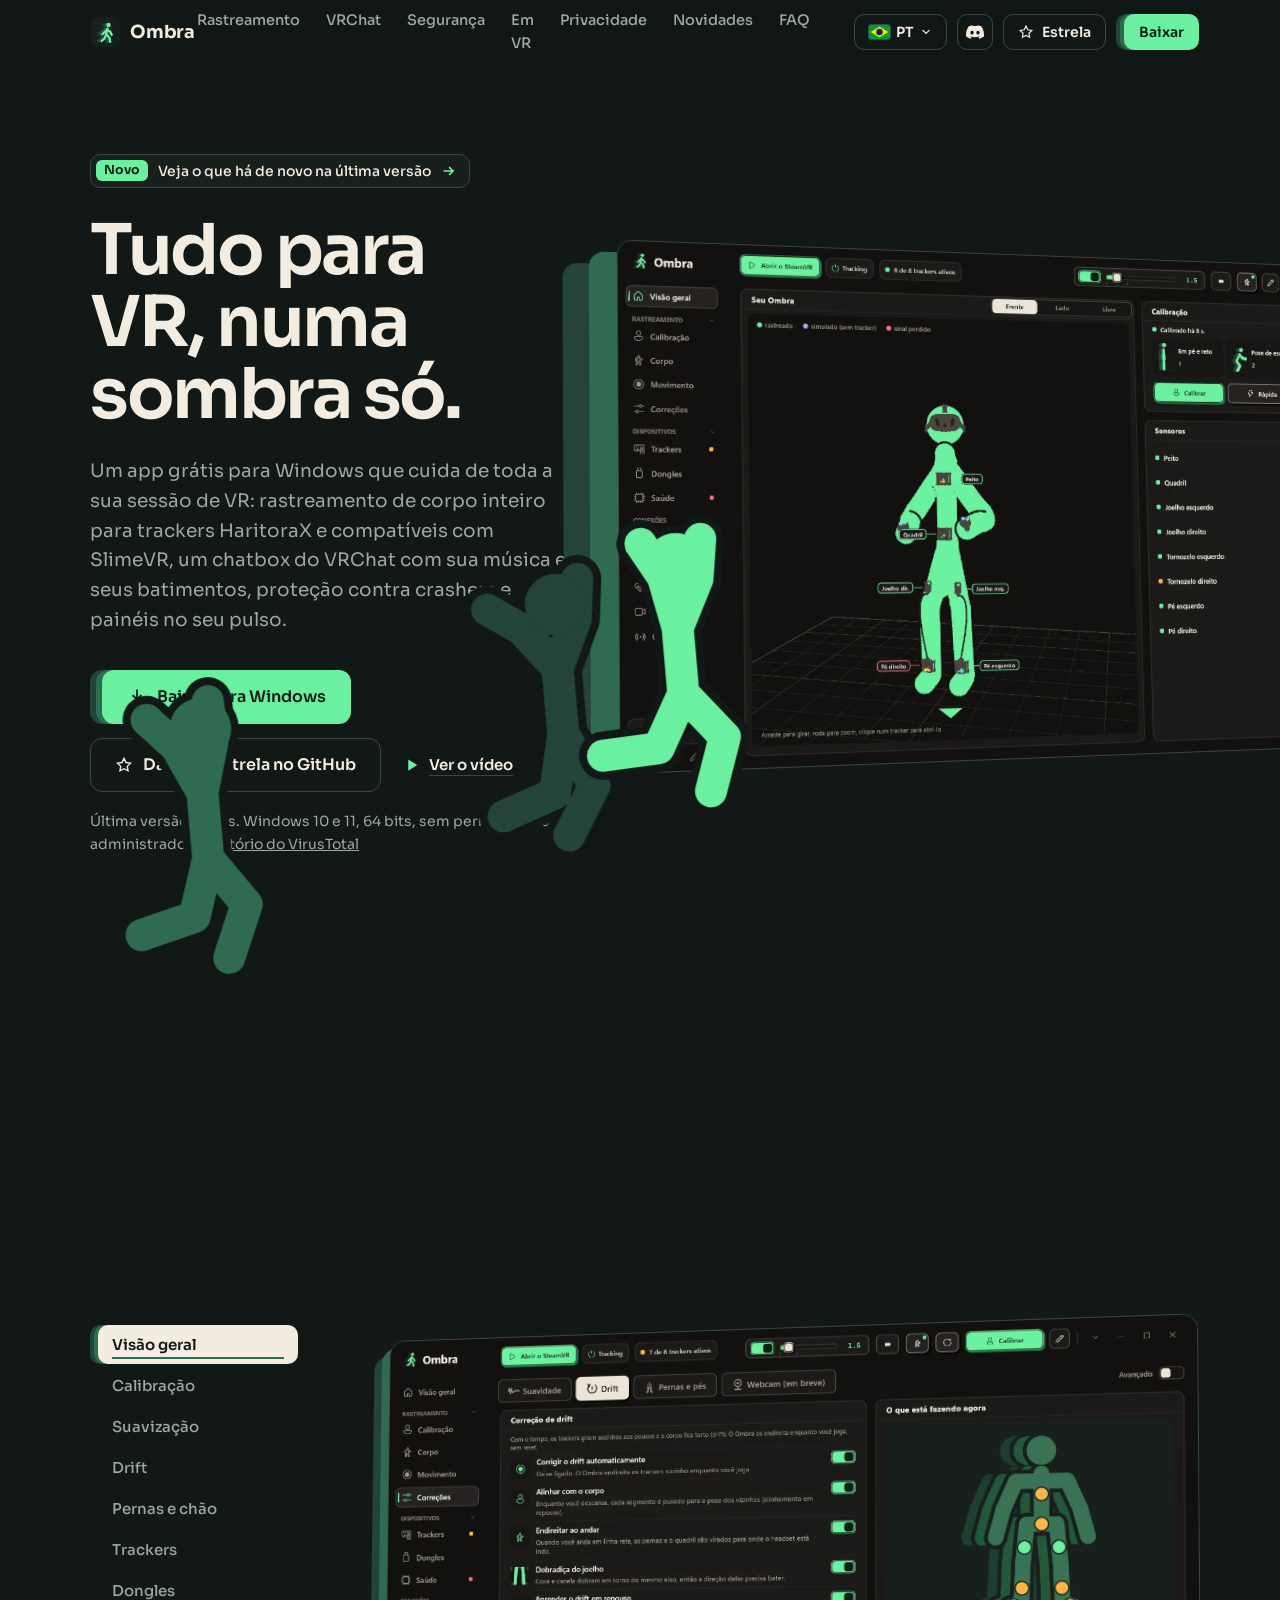
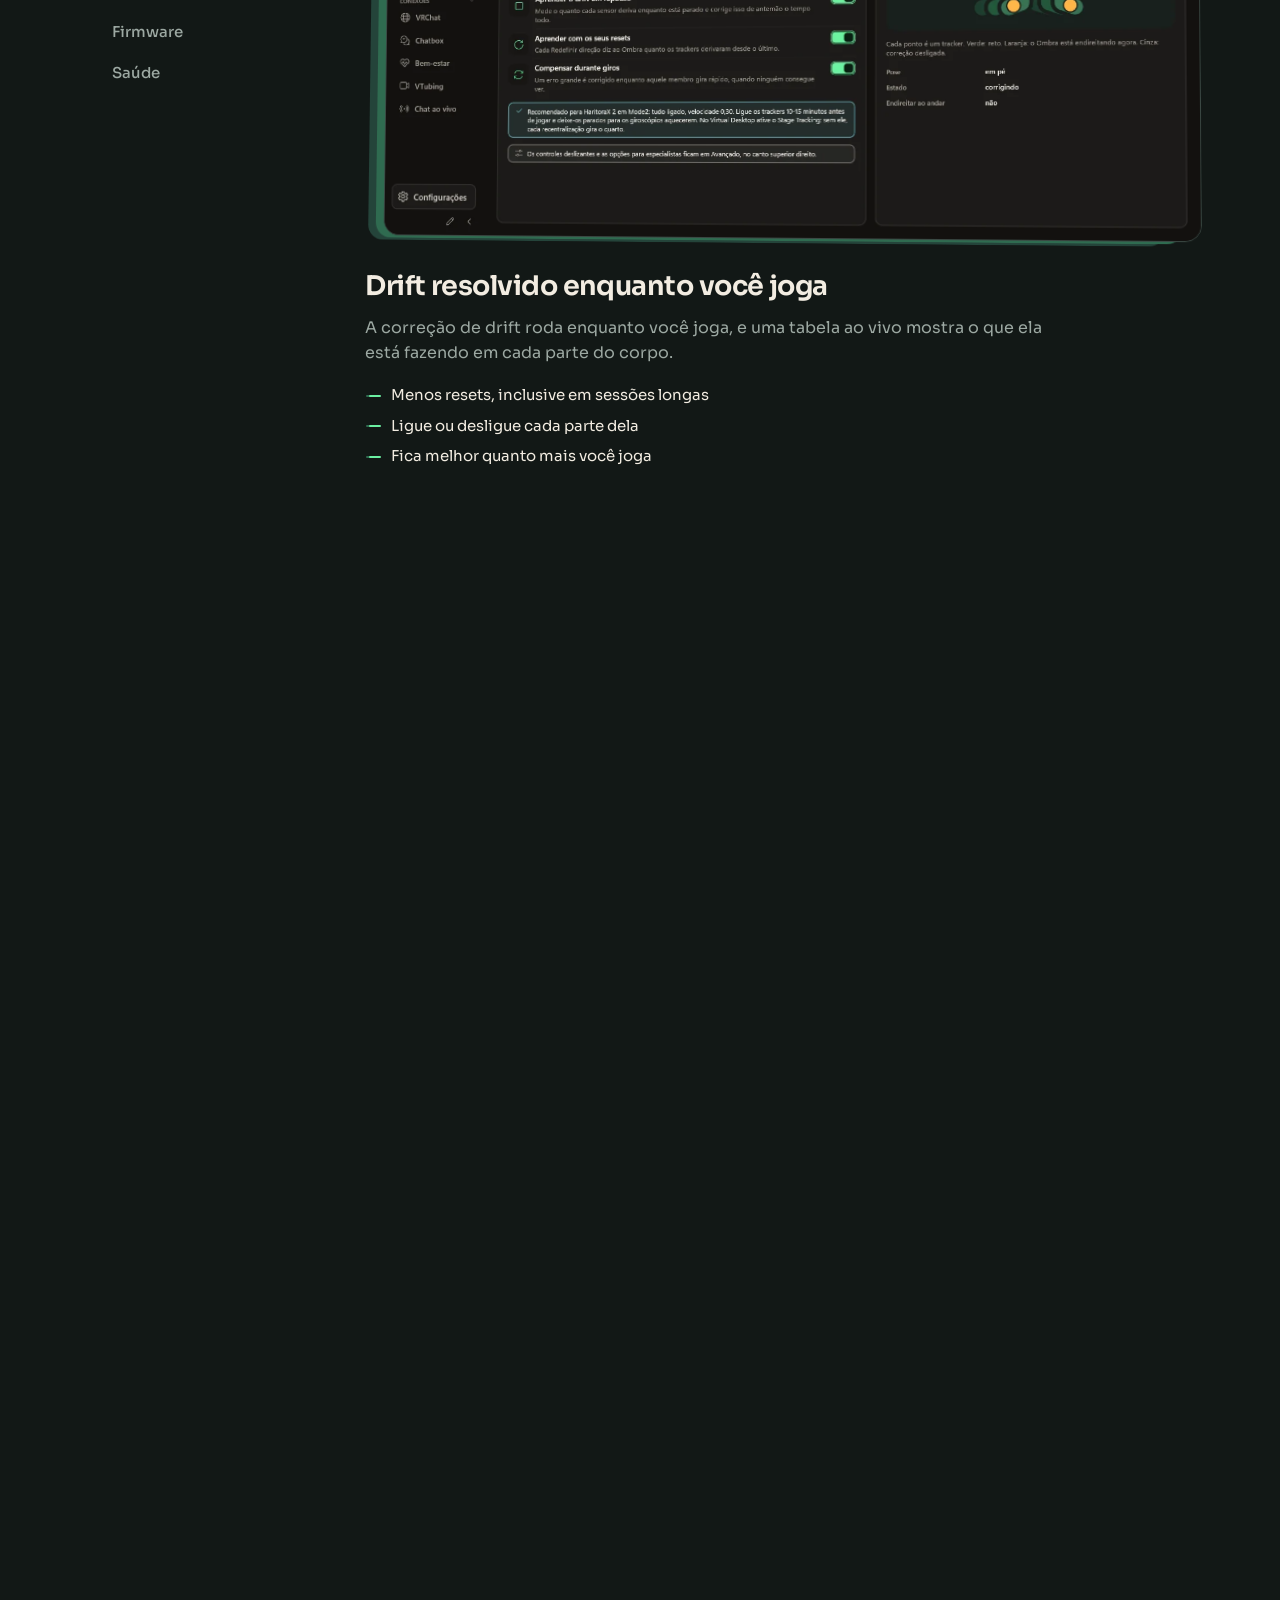
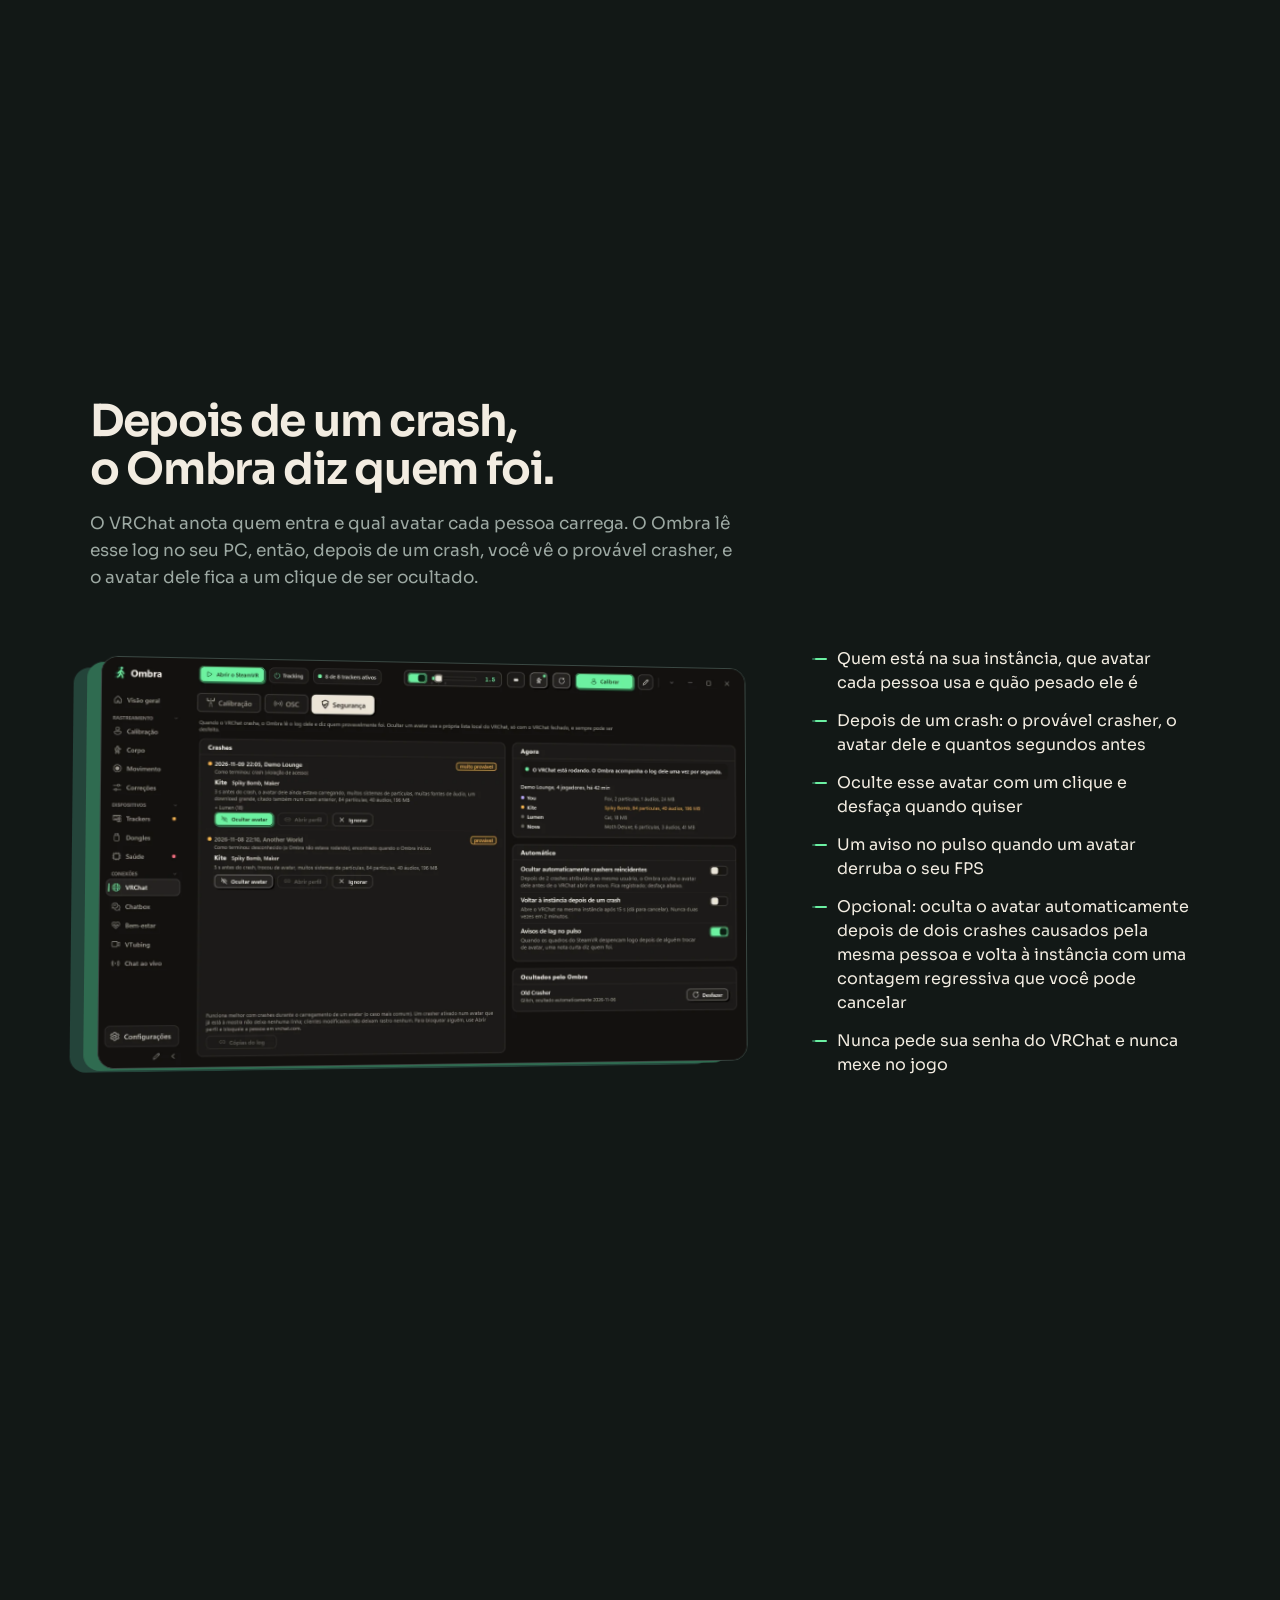
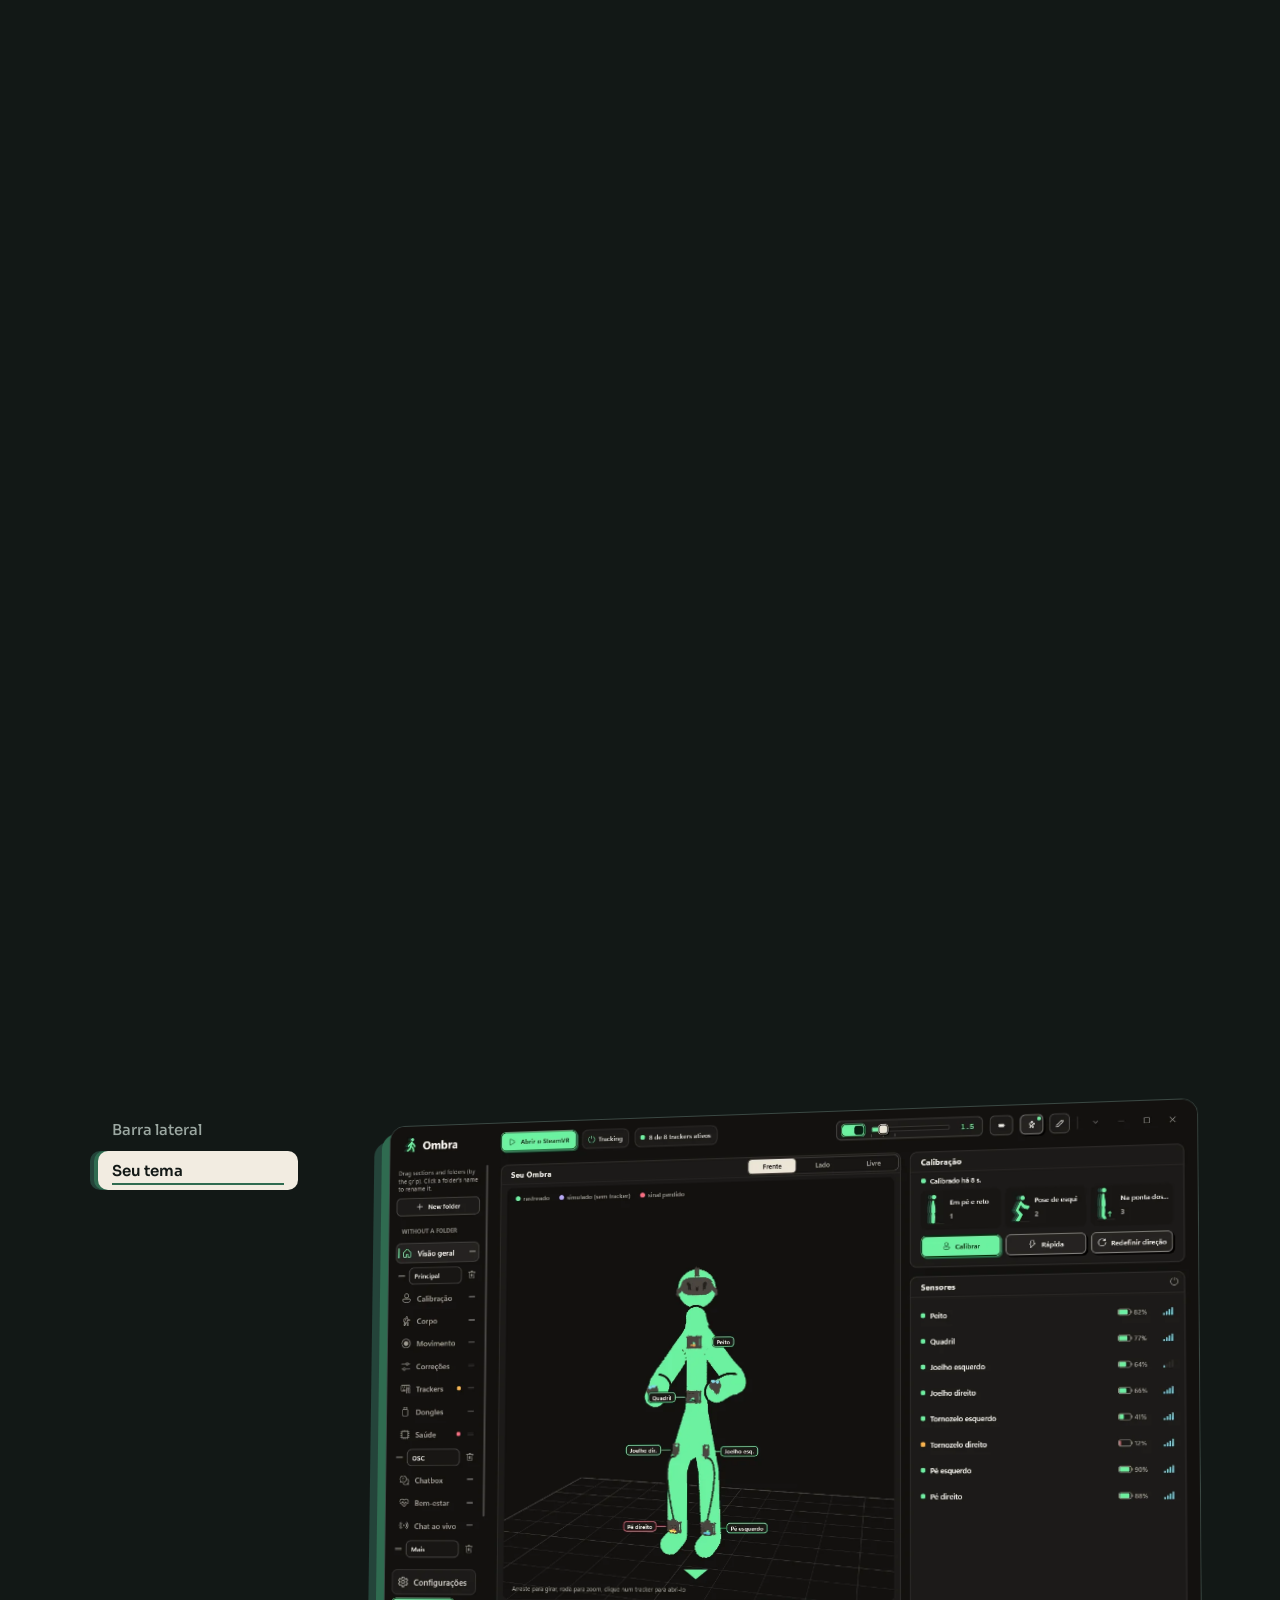
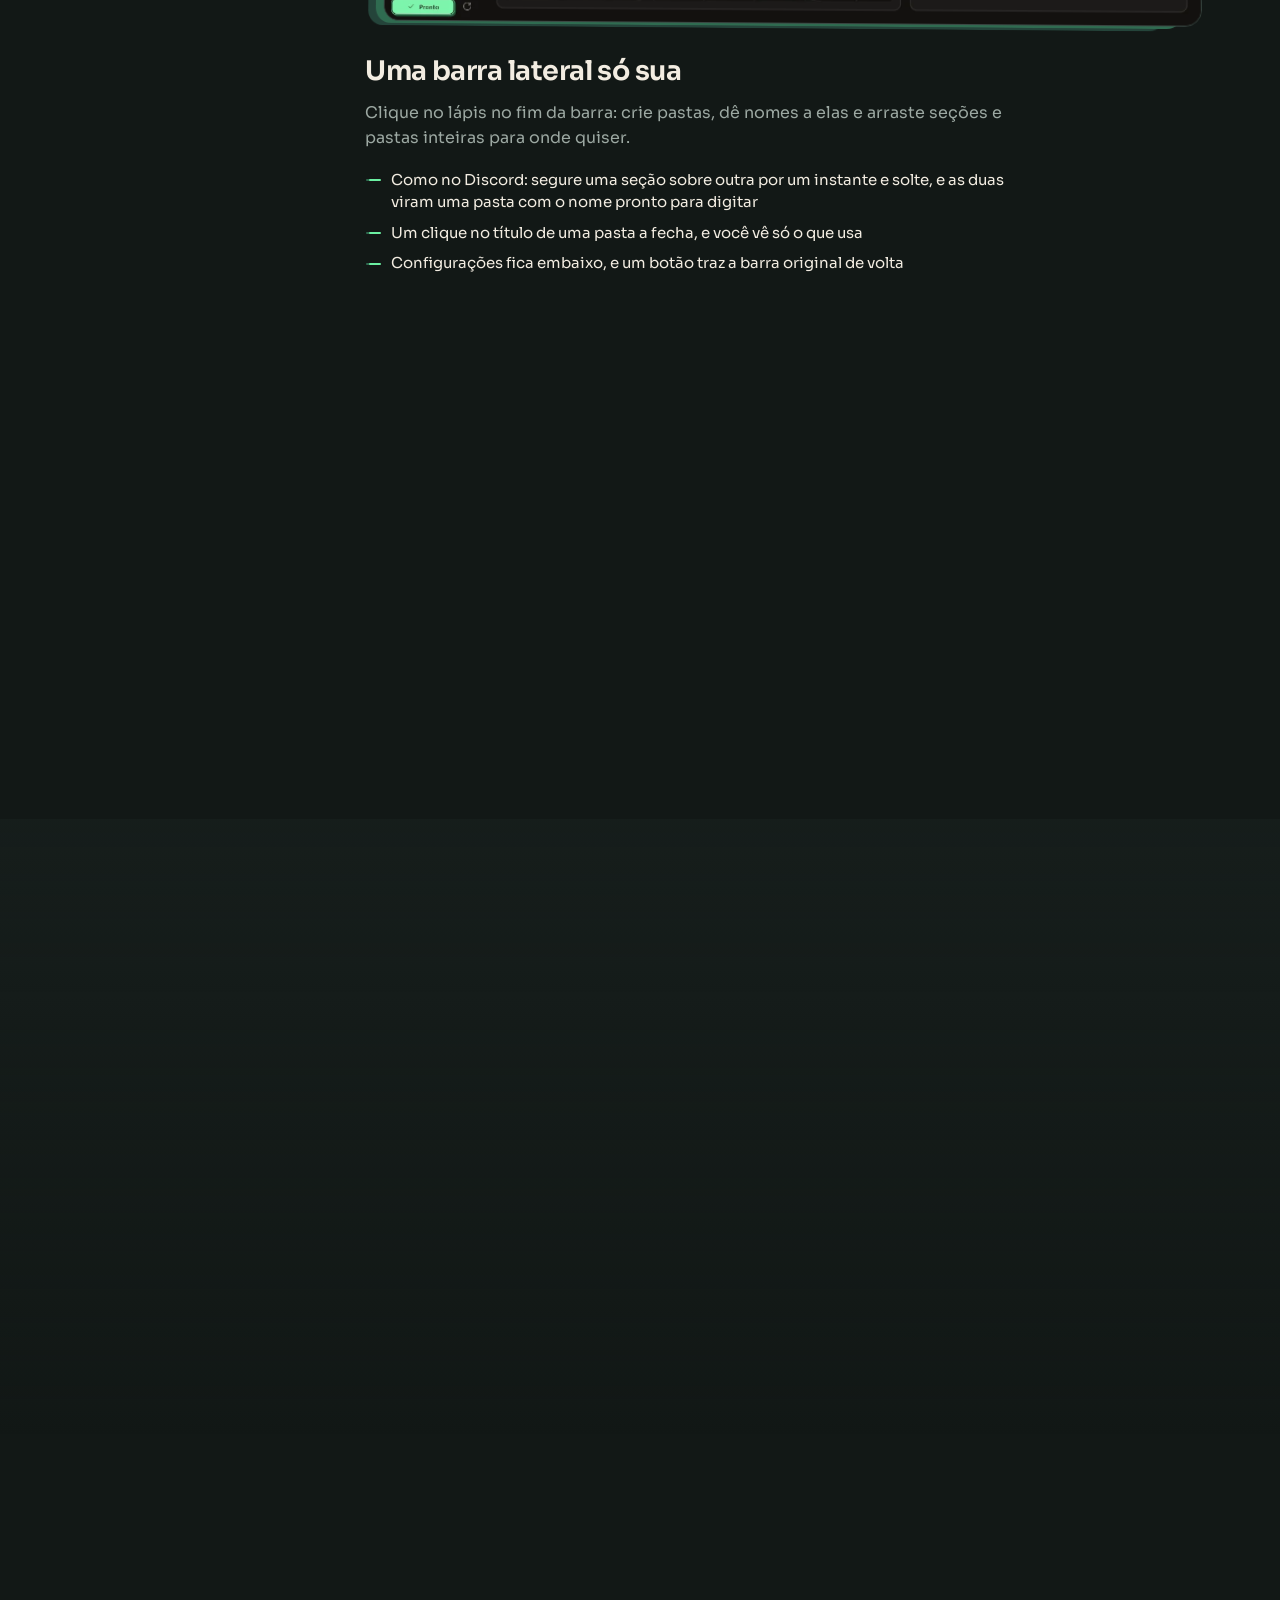
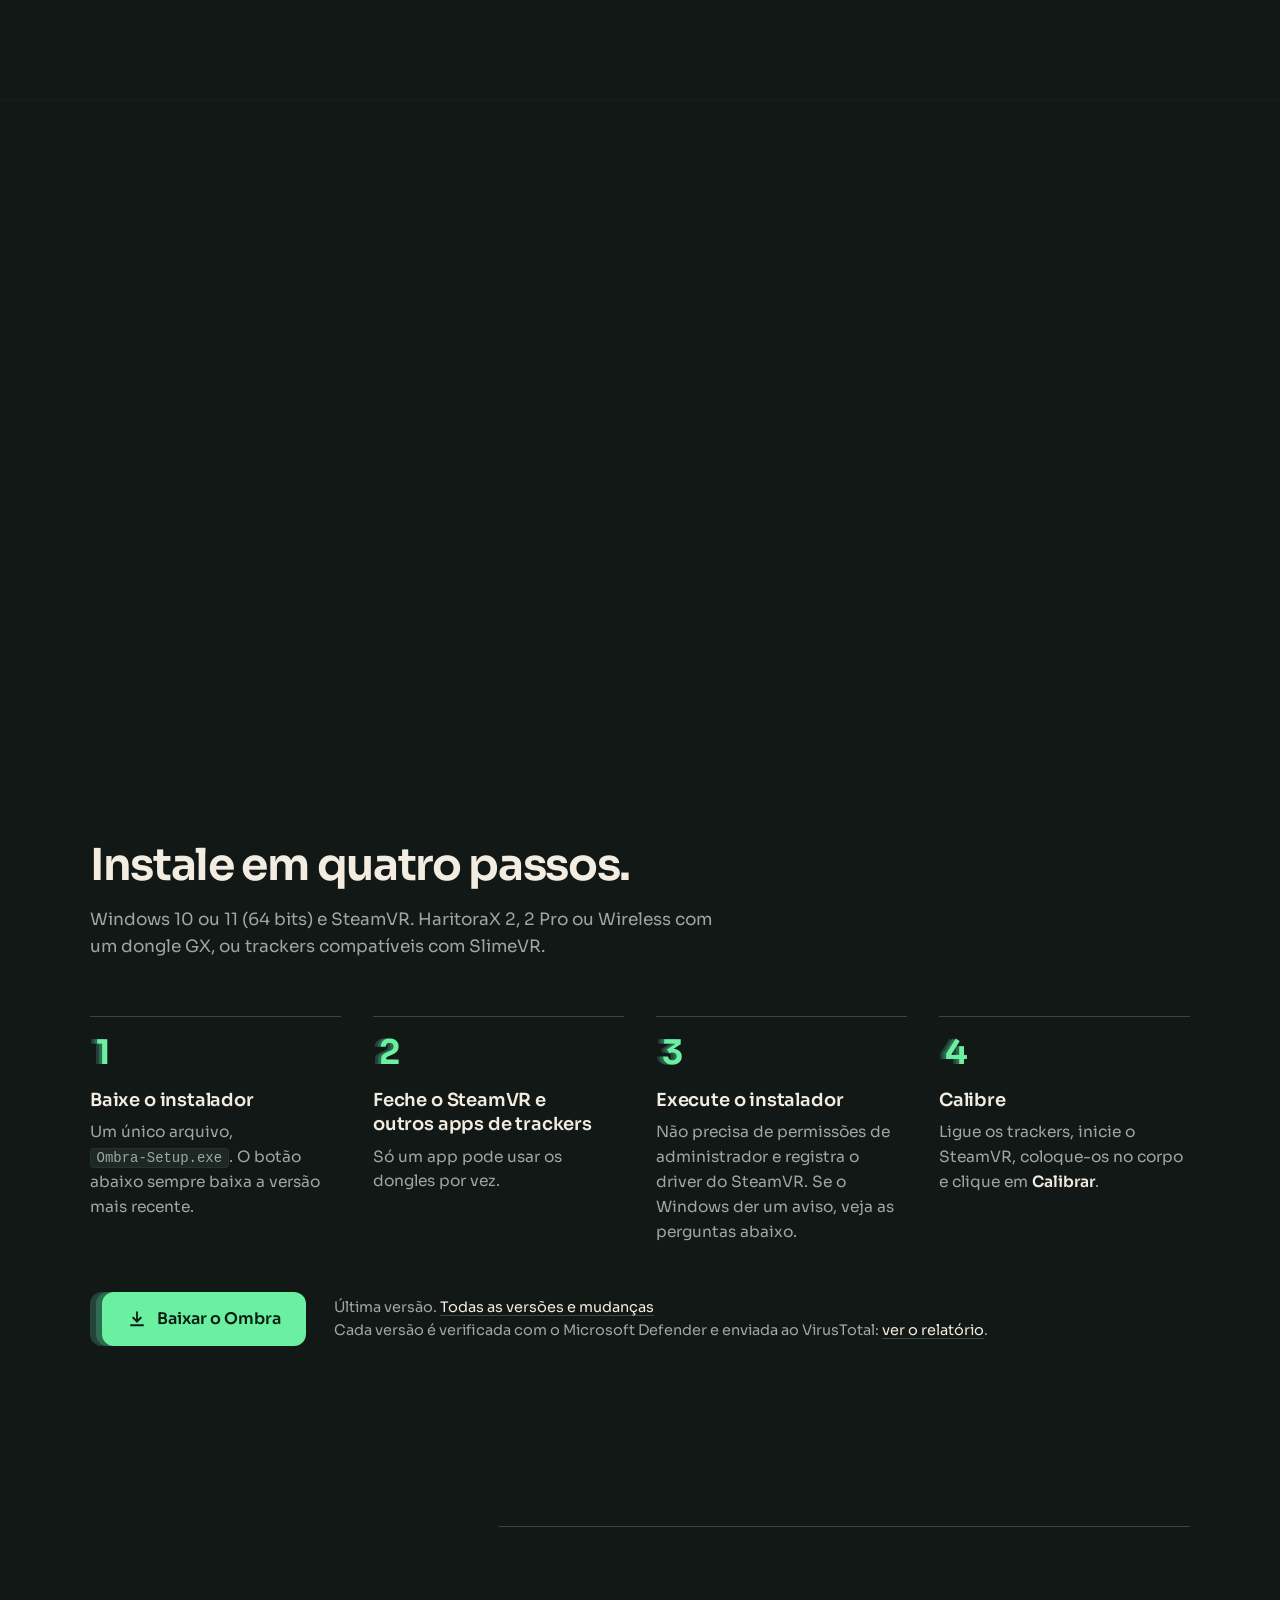
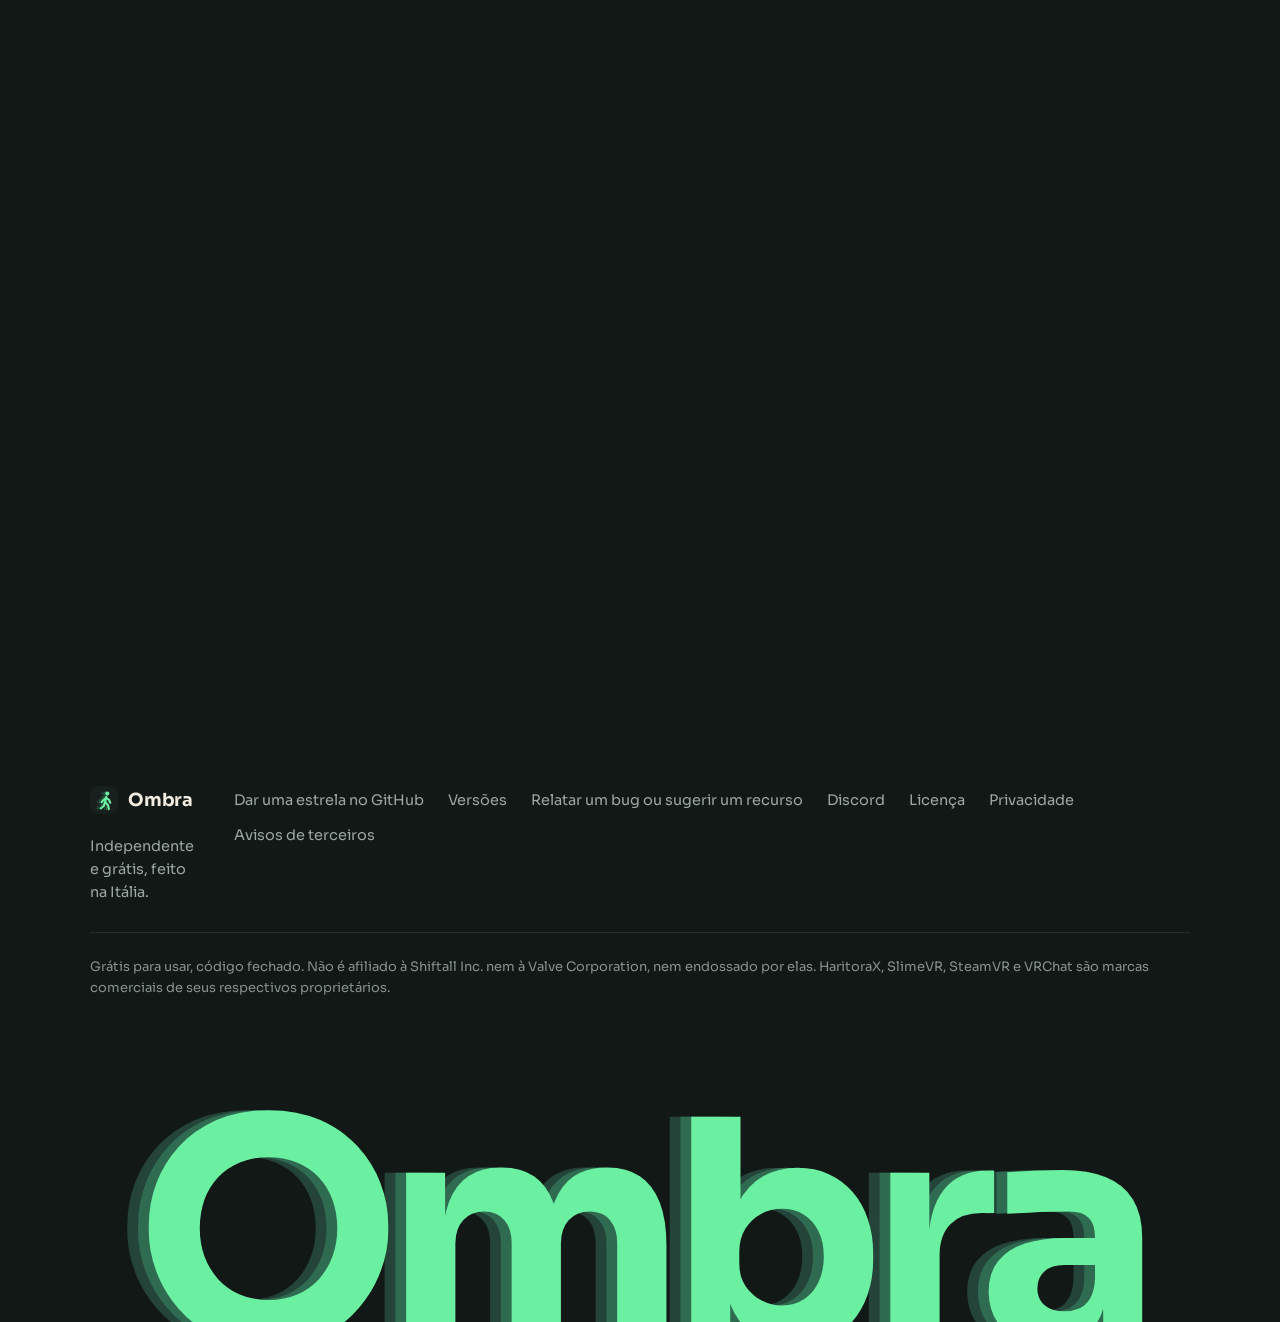
<file: site/pt/index.html>
<!DOCTYPE html>
<!-- Template: texts live in site/i18n/<lang>.json; build with python tools/make_site.py.
     The page is one story: what Ombra is (hero), the things it does (chapters, each with its
     own screenshots), the small things, the privacy promise, install, the questions left. Nothing is
     said twice. -->
<html lang="pt-BR" data-t-menu-open="Abrir menu" data-t-menu-close="Fechar menu" data-t-version="Versão {v}">
<head>
<meta charset="utf-8">
<meta name="viewport" content="width=device-width, initial-scale=1">
<meta name="color-scheme" content="dark">
<meta name="theme-color" content="#121816">
<title>Ombra: app grátis de rastreamento de corpo inteiro e VRChat</title>
<meta name="description" content="App grátis para Windows: full body com trackers HaritoraX e SlimeVR no SteamVR, chatbox do VRChat com batimentos e proteção contra crashers. Sem conta.">
<meta name="robots" content="index, follow, max-image-preview:large">
<link rel="canonical" href="https://thadoom.github.io/ombra/pt/">
<link rel="alternate" hreflang="en" href="https://thadoom.github.io/ombra/">
<link rel="alternate" hreflang="it" href="https://thadoom.github.io/ombra/it/">
<link rel="alternate" hreflang="de" href="https://thadoom.github.io/ombra/de/">
<link rel="alternate" hreflang="fr" href="https://thadoom.github.io/ombra/fr/">
<link rel="alternate" hreflang="es" href="https://thadoom.github.io/ombra/es/">
<link rel="alternate" hreflang="pt-BR" href="https://thadoom.github.io/ombra/pt/">
<link rel="alternate" hreflang="ja" href="https://thadoom.github.io/ombra/ja/">
<link rel="alternate" hreflang="ko" href="https://thadoom.github.io/ombra/ko/">
<link rel="alternate" hreflang="zh-Hans" href="https://thadoom.github.io/ombra/zh/">
<link rel="alternate" hreflang="ru" href="https://thadoom.github.io/ombra/ru/">
<link rel="alternate" hreflang="x-default" href="https://thadoom.github.io/ombra/">
<meta property="og:type" content="website">
<meta property="og:site_name" content="Ombra">
<meta property="og:title" content="Ombra: tudo para VR, numa sombra só">
<meta property="og:description" content="Rastreamento de corpo inteiro, chatbox do VRChat, proteção contra crashers e painéis em VR num app só. Grátis para Windows, sem conta, e seus dados ficam no seu PC.">
<meta property="og:url" content="https://thadoom.github.io/ombra/pt/">
<meta property="og:locale" content="pt_BR">
<meta property="og:locale:alternate" content="en_US">
<meta property="og:locale:alternate" content="it_IT">
<meta property="og:locale:alternate" content="de_DE">
<meta property="og:locale:alternate" content="fr_FR">
<meta property="og:locale:alternate" content="es_ES">
<meta property="og:locale:alternate" content="ja_JP">
<meta property="og:locale:alternate" content="ko_KR">
<meta property="og:locale:alternate" content="zh_CN">
<meta property="og:locale:alternate" content="ru_RU">
<meta property="og:image" content="https://thadoom.github.io/ombra/assets/og.png?v=4">
<meta property="og:image:width" content="1200">
<meta property="og:image:height" content="630">
<meta property="og:image:alt" content="Ombra: tudo para VR, numa sombra só">
<meta name="twitter:card" content="summary_large_image">
<meta name="twitter:image" content="https://thadoom.github.io/ombra/assets/og.png?v=4">
<link rel="icon" href="../assets/logo.svg" type="image/svg+xml">
<link rel="icon" href="../assets/favicon-32.png" type="image/png" sizes="32x32">
<link rel="apple-touch-icon" href="../assets/apple-touch-icon.png">
<link rel="preload" href="../assets/fonts/sora.woff2" as="font" type="font/woff2" crossorigin>
<link rel="preconnect" href="https://api.github.com" crossorigin>
<link rel="stylesheet" href="../style.css?v=22">
<script>
  // entrance animations hide content until main.js plays them; if it never does, show everything
  document.documentElement.classList.add("js");
  setTimeout(function () { var h = document.documentElement; if (!h.classList.contains("loaded")) h.classList.remove("js"); }, 3000);
</script>
<script type="application/ld+json">{"@context":"https://schema.org","@type":"SoftwareApplication","name":"Ombra","operatingSystem":"Windows 10, Windows 11","applicationCategory":"UtilitiesApplication","description":"App grátis para Windows: full body com trackers HaritoraX e SlimeVR no SteamVR, chatbox do VRChat com batimentos e proteção contra crashers. Sem conta.","inLanguage":"pt-BR","featureList":["Rastreamento de corpo inteiro que se move como a sua sombra.","Veja seu corpo ao vivo","Calibração em três poses","Suavização do seu jeito","Drift resolvido enquanto você joga","Pernas, pés e chão","Cada tracker em detalhes","Dongles e canais de rádio","Firmware na mesma janela","É o sinal ou o seu PC?","Seu chatbox do VRChat, com a sua música e os seus batimentos.","Um chatbox só seu","Feito para o VRChat","Depois de um crash, o Ombra diz quem foi.","Sem tirar o headset.","Uma central de controle no pulso","Uma aba no painel do SteamVR","Deixe o Ombra do seu jeito.","Uma barra lateral só sua","Um tema só seu","E os pequenos detalhes.","Leve e nativo","Sua barra rápida","Atualizações com um clique","Continue de onde parou"],"downloadUrl":"https://github.com/thadoom/ombra/releases/latest/download/Ombra-Setup.exe","offers":{"@type":"Offer","price":"0","priceCurrency":"USD"},"screenshot":["https://thadoom.github.io/ombra/assets/screens/home.pt.webp","https://thadoom.github.io/ombra/assets/screens/calib.pt.webp","https://thadoom.github.io/ombra/assets/screens/tuning.pt.webp","https://thadoom.github.io/ombra/assets/screens/tuning-drift.pt.webp","https://thadoom.github.io/ombra/assets/screens/tuning-body.pt.webp","https://thadoom.github.io/ombra/assets/screens/trackers.pt.webp","https://thadoom.github.io/ombra/assets/screens/dongles.pt.webp","https://thadoom.github.io/ombra/assets/screens/firmware.pt.webp","https://thadoom.github.io/ombra/assets/screens/health.pt.webp","https://thadoom.github.io/ombra/assets/screens/chatbox.pt.webp","https://thadoom.github.io/ombra/assets/screens/vrchat.pt.webp","https://thadoom.github.io/ombra/assets/screens/safety.pt.webp","https://thadoom.github.io/ombra/assets/screens/wrist.pt.webp","https://thadoom.github.io/ombra/assets/screens/dashboard.pt.webp","https://thadoom.github.io/ombra/assets/screens/sidebar.pt.webp","https://thadoom.github.io/ombra/assets/screens/themes.pt.webp"],"image":"https://thadoom.github.io/ombra/assets/og.png","isAccessibleForFree":true,"author":{"@type":"Person","name":"thadoom","url":"https://github.com/thadoom"},"license":"https://thadoom.github.io/ombra/legal.html#license","url":"https://thadoom.github.io/ombra/pt/"}</script>
<script type="application/ld+json">{"@context":"https://schema.org","@type":"FAQPage","inLanguage":"pt-BR","mainEntity":[{"@type":"Question","name":"Preciso de outro app para os meus trackers?","acceptedAnswer":{"@type":"Answer","text":"Não. O Ombra se comunica direto com os dongles, pareia trackers e atualiza o firmware com os arquivos originais da Shiftall. Deixe outros apps de trackers fechados enquanto o Ombra estiver rodando."}},{"@type":"Question","name":"Quais trackers e dongles funcionam?","acceptedAnswer":{"@type":"Answer","text":"HaritoraX 2, 2 Pro e Wireless com dongles GX2 ou GX6, e trackers compatíveis com SlimeVR por Wi-Fi ou receptor USB, por exemplo Butterfly e Smol Slime. Trackers de base station como os Vive trackers podem ser alinhados com um Quest, e o Ombra também pode suavizar outros trackers IMU já no SteamVR. HaritoraX 1 (com fio) não é compatível."}},{"@type":"Question","name":"Funciona com o Quest?","acceptedAnswer":{"@type":"Answer","text":"Sim. Com um PC, pelo SteamVR, com cabo ou sem fio. Com o VRChat rodando no próprio Quest, o Ombra envia seu corpo via OSC a partir do PC, sem SteamVR."}},{"@type":"Question","name":"Por que o Windows mostra um aviso sobre o instalador?","acceptedAnswer":{"@type":"Answer","text":"O instalador ainda não tem assinatura de código, então o SmartScreen não o reconhece. Clique em Mais informações e depois em Executar assim mesmo. A instalação vai para a sua pasta de usuário e não precisa de permissões de administrador."}},{"@type":"Question","name":"Como o Ombra aparece no SteamVR?","acceptedAnswer":{"@type":"Answer","text":"A instalação inclui o driver do SteamVR do próprio Ombra. Seus trackers aparecem no SteamVR com as funções já definidas (quadril, peito, joelhos, pés, cotovelos), e o SteamVR abre o Ombra para você."}},{"@type":"Question","name":"O Ombra mexe no meu headset, nos controles ou nas estações-base?","acceptedAnswer":{"@type":"Answer","text":"Não. Dispositivos Lighthouse, headsets e controles nunca são modificados. O driver só cria os trackers virtuais do Ombra e, apenas se você ativar essa opção, suaviza outros trackers IMU."}},{"@type":"Question","name":"Preciso de trackers?","acceptedAnswer":{"@type":"Answer","text":"Não. Muita gente usa o Ombra só pela chatbox, pelas ferramentas do VRChat e pelo corpo feito a partir do headset. Escolha Sem trackers na instalação e o Ombra nunca pede um dongle."}},{"@type":"Question","name":"Dá para testar sem trackers?","acceptedAnswer":{"@type":"Answer","text":"Sim. Execute Ombra.exe --demo para ter oito trackers de demonstração num GX2 e num GX6. A demo nunca mexe em portas COM, Bluetooth, SteamVR nem nas suas configurações."}},{"@type":"Question","name":"Quais idiomas o Ombra fala?","acceptedAnswer":{"@type":"Answer","text":"O app e este site estão em inglês, italiano, alemão, francês, espanhol, português do Brasil, japonês, coreano, chinês simplificado e russo. O Ombra usa o idioma do seu Windows, e você pode trocar em Configurações."}},{"@type":"Question","name":"O Ombra tem ligação com a Shiftall ou a Valve?","acceptedAnswer":{"@type":"Answer","text":"Não. O Ombra é um projeto independente, grátis para baixar e usar. O código-fonte não é publicado; você pode sugerir recursos, extensões e traduções no GitHub."}},{"@type":"Question","name":"Foi usada IA para fazer o Ombra?","acceptedAnswer":{"@type":"Answer","text":"Sim. O Ombra é feito por um único desenvolvedor com ferramentas de IA, principalmente o Claude, da Anthropic, para pesquisa, código, testes e traduções. O que o Ombra faz é decidido pelo desenvolvedor, que aprova cada versão. Nenhum gerador de imagens por IA: as capturas de tela são reais. Dentro do Ombra, só o ditado para o chatbox, opcional, usa IA: o modelo Whisper roda no seu PC e sua voz nunca sai dele."}}]}</script>
</head>
<body>
<a class="skip" href="#main">Pular para o conteúdo</a>

<header class="nav" id="top">
  <div class="nav-bg" aria-hidden="true"></div>
  <div class="wrap nav-in">
    <a class="brand" href="#top" aria-label="Ombra, voltar ao topo"><img src="../assets/logo.svg" alt="" width="30" height="30"><span>Ombra</span></a>
    <nav aria-label="Principal">
      <ul class="nav-links">
        <li><a href="#tracking">Rastreamento</a></li>
        <li><a href="#vrchat">VRChat</a></li>
        <li><a href="#safety">Segurança</a></li>
        <li><a href="#in-vr">Em VR</a></li>
        <li><a href="#privacy">Privacidade</a></li>
        <li><a href="#news">Novidades</a></li>
        <li><a href="#faq">FAQ</a></li>
      </ul>
    </nav>
    <div class="nav-actions">
<details class="langs"><summary class="btn btn-quiet btn-sm" aria-label="Idioma"><svg class="flag" aria-hidden="true" viewBox="0 0 30 20" width="21" height="14"><rect width="30" height="20" fill="#009c3b"/><polygon points="15,2.2 27.6,10 15,17.8 2.4,10" fill="#ffdf00"/><circle cx="15" cy="10" r="4.6" fill="#002776"/></svg><span>PT</span><svg aria-hidden="true" class="chev" viewBox="0 0 24 24" width="12" height="12"><path d="M6 9l6 6 6-6" fill="none" stroke="currentColor" stroke-width="2.4" stroke-linecap="square" stroke-linejoin="miter"/></svg></summary><ul class="langs-menu"><li><a href="../" hreflang="en" lang="en"><svg class="flag" aria-hidden="true" viewBox="0 0 30 20" width="21" height="14"><rect width="30" height="20" fill="#012169"/><path d="M0 0L30 20M30 0L0 20" stroke="#fff" stroke-width="4"/><path d="M0 0L30 20M30 0L0 20" stroke="#c8102e" stroke-width="1.4"/><path d="M15 0V20M0 10H30" stroke="#fff" stroke-width="6"/><path d="M15 0V20M0 10H30" stroke="#c8102e" stroke-width="3.4"/></svg><span>English</span></a></li><li><a href="../it/" hreflang="it" lang="it"><svg class="flag" aria-hidden="true" viewBox="0 0 30 20" width="21" height="14"><rect x="0.00" y="0" width="10.05" height="20" fill="#009246"/><rect x="10.00" y="0" width="10.05" height="20" fill="#ffffff"/><rect x="20.00" y="0" width="10.05" height="20" fill="#ce2b37"/></svg><span>Italiano</span></a></li><li><a href="../de/" hreflang="de" lang="de"><svg class="flag" aria-hidden="true" viewBox="0 0 30 20" width="21" height="14"><rect x="0" y="0.00" width="30" height="6.72" fill="#000000"/><rect x="0" y="6.67" width="30" height="6.72" fill="#dd0000"/><rect x="0" y="13.33" width="30" height="6.72" fill="#ffce00"/></svg><span>Deutsch</span></a></li><li><a href="../fr/" hreflang="fr" lang="fr"><svg class="flag" aria-hidden="true" viewBox="0 0 30 20" width="21" height="14"><rect x="0.00" y="0" width="10.05" height="20" fill="#0055a4"/><rect x="10.00" y="0" width="10.05" height="20" fill="#ffffff"/><rect x="20.00" y="0" width="10.05" height="20" fill="#ef4135"/></svg><span>Français</span></a></li><li><a href="../es/" hreflang="es" lang="es"><svg class="flag" aria-hidden="true" viewBox="0 0 30 20" width="21" height="14"><rect width="30" height="20" fill="#aa151b"/><rect y="5" width="30" height="10" fill="#f1bf00"/></svg><span>Español</span></a></li><li><a href="../pt/" hreflang="pt-BR" lang="pt-BR" aria-current="true"><svg class="flag" aria-hidden="true" viewBox="0 0 30 20" width="21" height="14"><rect width="30" height="20" fill="#009c3b"/><polygon points="15,2.2 27.6,10 15,17.8 2.4,10" fill="#ffdf00"/><circle cx="15" cy="10" r="4.6" fill="#002776"/></svg><span>Português (Brasil)</span></a></li><li><a href="../ja/" hreflang="ja" lang="ja"><svg class="flag" aria-hidden="true" viewBox="0 0 30 20" width="21" height="14"><rect width="30" height="20" fill="#ffffff"/><circle cx="15" cy="10" r="6" fill="#bc002d"/></svg><span>日本語</span></a></li><li><a href="../ko/" hreflang="ko" lang="ko"><svg class="flag" aria-hidden="true" viewBox="0 0 30 20" width="21" height="14"><rect width="30" height="20" fill="#ffffff"/><g transform="rotate(33.7 15 10)"><path d="M10 10a5 5 0 0 1 10 0a2.5 2.5 0 0 1-5 0a2.5 2.5 0 0 0-5 0z" fill="#cd2e3a"/><path d="M20 10a5 5 0 0 1-10 0a2.5 2.5 0 0 1 5 0a2.5 2.5 0 0 0 5 0z" fill="#0047a0"/></g><g fill="#000"><rect x="3.4" y="3.2" width="4.6" height="1"/><rect x="3.4" y="4.8" width="4.6" height="1"/><rect x="22" y="14.2" width="4.6" height="1"/><rect x="22" y="15.8" width="4.6" height="1"/><rect x="22" y="3.2" width="4.6" height="1"/><rect x="3.4" y="15.8" width="4.6" height="1"/></g></svg><span>한국어</span></a></li><li><a href="../zh/" hreflang="zh-Hans" lang="zh-Hans"><svg class="flag" aria-hidden="true" viewBox="0 0 30 20" width="21" height="14"><rect width="30" height="20" fill="#de2910"/><polygon points="5.00,2.00 5.67,4.07 7.85,4.07 6.09,5.35 6.76,7.43 5.00,6.15 3.24,7.43 3.91,5.35 2.15,4.07 4.33,4.07" fill="#ffde00"/><polygon points="10.39,1.08 10.33,1.80 11.00,2.09 10.29,2.25 10.22,2.97 9.85,2.35 9.14,2.52 9.62,1.97 9.25,1.34 9.91,1.63" fill="#ffde00"/><polygon points="12.71,3.29 12.38,3.94 12.89,4.45 12.17,4.34 11.84,4.99 11.73,4.27 11.01,4.16 11.66,3.83 11.55,3.11 12.06,3.62" fill="#ffde00"/><polygon points="12.94,6.66 12.37,7.11 12.62,7.79 12.01,7.38 11.44,7.83 11.64,7.13 11.04,6.72 11.76,6.70 11.97,6.00 12.21,6.68" fill="#ffde00"/><polygon points="10.34,8.06 10.32,8.79 11.00,9.03 10.30,9.24 10.28,9.96 9.87,9.36 9.17,9.56 9.62,8.99 9.21,8.38 9.89,8.63" fill="#ffde00"/></svg><span>简体中文</span></a></li><li><a href="../ru/" hreflang="ru" lang="ru"><svg class="flag" aria-hidden="true" viewBox="0 0 30 20" width="21" height="14"><rect x="0" y="0.00" width="30" height="6.72" fill="#ffffff"/><rect x="0" y="6.67" width="30" height="6.72" fill="#0039a6"/><rect x="0" y="13.33" width="30" height="6.72" fill="#d52b1e"/></svg><span>Русский</span></a></li></ul></details>
      <a class="btn btn-quiet btn-sm btn-icon nav-discord" href="https://discord.gg/vFejerFCWA" target="_blank" rel="noopener" aria-label="Ombra no Discord" title="Discord"><svg class="i-discord" aria-hidden="true" viewBox="0 0 24 24" width="18" height="18"><path fill="currentColor" d="M20.32 4.37a19.8 19.8 0 0 0-4.89-1.52.07.07 0 0 0-.08.04c-.21.37-.44.86-.6 1.25a18.3 18.3 0 0 0-5.49 0 12.6 12.6 0 0 0-.62-1.25.08.08 0 0 0-.08-.04 19.7 19.7 0 0 0-4.88 1.52.07.07 0 0 0-.03.03C.53 9.05-.32 13.58.1 18.06a.08.08 0 0 0 .03.05 19.9 19.9 0 0 0 5.99 3.03.08.08 0 0 0 .09-.03c.46-.63.87-1.3 1.22-1.99a.08.08 0 0 0-.04-.1 13.1 13.1 0 0 1-1.87-.9.08.08 0 0 1 0-.12l.37-.3a.07.07 0 0 1 .08 0c3.93 1.8 8.18 1.8 12.06 0a.07.07 0 0 1 .08 0l.37.3a.08.08 0 0 1 0 .12c-.6.35-1.22.65-1.87.9a.08.08 0 0 0-.04.1c.36.7.77 1.36 1.22 1.99a.08.08 0 0 0 .09.03 19.8 19.8 0 0 0 6-3.03.08.08 0 0 0 .03-.05c.5-5.18-.84-9.68-3.55-13.66a.06.06 0 0 0-.03-.03ZM8.02 15.33c-1.18 0-2.16-1.08-2.16-2.42 0-1.33.96-2.42 2.16-2.42 1.21 0 2.18 1.1 2.16 2.42 0 1.34-.96 2.42-2.16 2.42Zm7.97 0c-1.18 0-2.15-1.08-2.15-2.42 0-1.33.95-2.42 2.15-2.42 1.21 0 2.18 1.1 2.16 2.42 0 1.34-.95 2.42-2.16 2.42Z"/></svg></a>
      <a class="btn btn-quiet btn-sm js-star" href="https://github.com/thadoom/ombra" target="_blank" rel="noopener">
        <svg class="i-star" aria-hidden="true" viewBox="0 0 24 24" width="16" height="16"><path d="m12 3.2 2.7 5.5 6 .9-4.35 4.25 1.03 6-5.38-2.83-5.38 2.83 1.03-6L3.3 9.6l6-.9Z"/></svg>
        Estrela<span class="count" hidden></span>
      </a>
      <a class="btn btn-primary btn-sm js-download" href="https://github.com/thadoom/ombra/releases/latest/download/Ombra-Setup.exe" download>Baixar</a>
    </div>
    <button class="nav-toggle" type="button" aria-expanded="false" aria-controls="mobile-menu" aria-label="Abrir menu"><span></span><span></span></button>
  </div>
  <div class="mobile-menu" id="mobile-menu" hidden>
    <a href="#tracking">Rastreamento</a>
    <a href="#vrchat">VRChat</a>
    <a href="#safety">Segurança</a>
    <a href="#in-vr">Em VR</a>
    <a href="#privacy">Privacidade</a>
    <a href="#news">Novidades</a>
    <a href="#install">Instalar</a>
    <a href="#faq">FAQ</a>
    <a class="js-star" href="https://github.com/thadoom/ombra" target="_blank" rel="noopener">Dar uma estrela no GitHub</a>
    <a class="m-discord" href="https://discord.gg/vFejerFCWA" target="_blank" rel="noopener"><svg class="i-discord" aria-hidden="true" viewBox="0 0 24 24" width="18" height="18"><path fill="currentColor" d="M20.32 4.37a19.8 19.8 0 0 0-4.89-1.52.07.07 0 0 0-.08.04c-.21.37-.44.86-.6 1.25a18.3 18.3 0 0 0-5.49 0 12.6 12.6 0 0 0-.62-1.25.08.08 0 0 0-.08-.04 19.7 19.7 0 0 0-4.88 1.52.07.07 0 0 0-.03.03C.53 9.05-.32 13.58.1 18.06a.08.08 0 0 0 .03.05 19.9 19.9 0 0 0 5.99 3.03.08.08 0 0 0 .09-.03c.46-.63.87-1.3 1.22-1.99a.08.08 0 0 0-.04-.1 13.1 13.1 0 0 1-1.87-.9.08.08 0 0 1 0-.12l.37-.3a.07.07 0 0 1 .08 0c3.93 1.8 8.18 1.8 12.06 0a.07.07 0 0 1 .08 0l.37.3a.08.08 0 0 1 0 .12c-.6.35-1.22.65-1.87.9a.08.08 0 0 0-.04.1c.36.7.77 1.36 1.22 1.99a.08.08 0 0 0 .09.03 19.8 19.8 0 0 0 6-3.03.08.08 0 0 0 .03-.05c.5-5.18-.84-9.68-3.55-13.66a.06.06 0 0 0-.03-.03ZM8.02 15.33c-1.18 0-2.16-1.08-2.16-2.42 0-1.33.96-2.42 2.16-2.42 1.21 0 2.18 1.1 2.16 2.42 0 1.34-.96 2.42-2.16 2.42Zm7.97 0c-1.18 0-2.15-1.08-2.15-2.42 0-1.33.95-2.42 2.15-2.42 1.21 0 2.18 1.1 2.16 2.42 0 1.34-.95 2.42-2.16 2.42Z"/></svg>Entrar no Discord</a>
    <div class="langs-mobile"><a href="../" hreflang="en" lang="en"><svg class="flag" aria-hidden="true" viewBox="0 0 30 20" width="21" height="14"><rect width="30" height="20" fill="#012169"/><path d="M0 0L30 20M30 0L0 20" stroke="#fff" stroke-width="4"/><path d="M0 0L30 20M30 0L0 20" stroke="#c8102e" stroke-width="1.4"/><path d="M15 0V20M0 10H30" stroke="#fff" stroke-width="6"/><path d="M15 0V20M0 10H30" stroke="#c8102e" stroke-width="3.4"/></svg><span>English</span></a><a href="../it/" hreflang="it" lang="it"><svg class="flag" aria-hidden="true" viewBox="0 0 30 20" width="21" height="14"><rect x="0.00" y="0" width="10.05" height="20" fill="#009246"/><rect x="10.00" y="0" width="10.05" height="20" fill="#ffffff"/><rect x="20.00" y="0" width="10.05" height="20" fill="#ce2b37"/></svg><span>Italiano</span></a><a href="../de/" hreflang="de" lang="de"><svg class="flag" aria-hidden="true" viewBox="0 0 30 20" width="21" height="14"><rect x="0" y="0.00" width="30" height="6.72" fill="#000000"/><rect x="0" y="6.67" width="30" height="6.72" fill="#dd0000"/><rect x="0" y="13.33" width="30" height="6.72" fill="#ffce00"/></svg><span>Deutsch</span></a><a href="../fr/" hreflang="fr" lang="fr"><svg class="flag" aria-hidden="true" viewBox="0 0 30 20" width="21" height="14"><rect x="0.00" y="0" width="10.05" height="20" fill="#0055a4"/><rect x="10.00" y="0" width="10.05" height="20" fill="#ffffff"/><rect x="20.00" y="0" width="10.05" height="20" fill="#ef4135"/></svg><span>Français</span></a><a href="../es/" hreflang="es" lang="es"><svg class="flag" aria-hidden="true" viewBox="0 0 30 20" width="21" height="14"><rect width="30" height="20" fill="#aa151b"/><rect y="5" width="30" height="10" fill="#f1bf00"/></svg><span>Español</span></a><a href="../ja/" hreflang="ja" lang="ja"><svg class="flag" aria-hidden="true" viewBox="0 0 30 20" width="21" height="14"><rect width="30" height="20" fill="#ffffff"/><circle cx="15" cy="10" r="6" fill="#bc002d"/></svg><span>日本語</span></a><a href="../ko/" hreflang="ko" lang="ko"><svg class="flag" aria-hidden="true" viewBox="0 0 30 20" width="21" height="14"><rect width="30" height="20" fill="#ffffff"/><g transform="rotate(33.7 15 10)"><path d="M10 10a5 5 0 0 1 10 0a2.5 2.5 0 0 1-5 0a2.5 2.5 0 0 0-5 0z" fill="#cd2e3a"/><path d="M20 10a5 5 0 0 1-10 0a2.5 2.5 0 0 1 5 0a2.5 2.5 0 0 0 5 0z" fill="#0047a0"/></g><g fill="#000"><rect x="3.4" y="3.2" width="4.6" height="1"/><rect x="3.4" y="4.8" width="4.6" height="1"/><rect x="22" y="14.2" width="4.6" height="1"/><rect x="22" y="15.8" width="4.6" height="1"/><rect x="22" y="3.2" width="4.6" height="1"/><rect x="3.4" y="15.8" width="4.6" height="1"/></g></svg><span>한국어</span></a><a href="../zh/" hreflang="zh-Hans" lang="zh-Hans"><svg class="flag" aria-hidden="true" viewBox="0 0 30 20" width="21" height="14"><rect width="30" height="20" fill="#de2910"/><polygon points="5.00,2.00 5.67,4.07 7.85,4.07 6.09,5.35 6.76,7.43 5.00,6.15 3.24,7.43 3.91,5.35 2.15,4.07 4.33,4.07" fill="#ffde00"/><polygon points="10.39,1.08 10.33,1.80 11.00,2.09 10.29,2.25 10.22,2.97 9.85,2.35 9.14,2.52 9.62,1.97 9.25,1.34 9.91,1.63" fill="#ffde00"/><polygon points="12.71,3.29 12.38,3.94 12.89,4.45 12.17,4.34 11.84,4.99 11.73,4.27 11.01,4.16 11.66,3.83 11.55,3.11 12.06,3.62" fill="#ffde00"/><polygon points="12.94,6.66 12.37,7.11 12.62,7.79 12.01,7.38 11.44,7.83 11.64,7.13 11.04,6.72 11.76,6.70 11.97,6.00 12.21,6.68" fill="#ffde00"/><polygon points="10.34,8.06 10.32,8.79 11.00,9.03 10.30,9.24 10.28,9.96 9.87,9.36 9.17,9.56 9.62,8.99 9.21,8.38 9.89,8.63" fill="#ffde00"/></svg><span>简体中文</span></a><a href="../ru/" hreflang="ru" lang="ru"><svg class="flag" aria-hidden="true" viewBox="0 0 30 20" width="21" height="14"><rect x="0" y="0.00" width="30" height="6.72" fill="#ffffff"/><rect x="0" y="6.67" width="30" height="6.72" fill="#0039a6"/><rect x="0" y="13.33" width="30" height="6.72" fill="#d52b1e"/></svg><span>Русский</span></a></div>
  </div>
</header>

<main id="main">

<section class="hero" aria-labelledby="hero-title">
  <div class="wrap hero-in">
    <div class="hero-copy">
      <a class="hero-new" href="#news"><span class="hero-new-tag">Novo</span><span class="hero-new-text">Veja o que há de novo na última versão</span><svg aria-hidden="true" viewBox="0 0 24 24" width="16" height="16"><path d="M5 12h13m0 0-5-5m5 5-5 5" fill="none" stroke="currentColor" stroke-width="2.4" stroke-linecap="square"/></svg></a>
      <h1 id="hero-title">Tudo para VR, numa sombra só.</h1>
      <p class="lede">Um app grátis para Windows que cuida de toda a sua sessão de VR: rastreamento de corpo inteiro para trackers HaritoraX e compatíveis com SlimeVR, um chatbox do VRChat com sua música e seus batimentos, proteção contra crashers e painéis no seu pulso.</p>
      <div class="cta">
        <a class="btn btn-primary btn-lg js-download" href="https://github.com/thadoom/ombra/releases/latest/download/Ombra-Setup.exe" download>
          <svg aria-hidden="true" viewBox="0 0 24 24" width="20" height="20"><path d="M12 4v11m0 0-4.5-4.5M12 15l4.5-4.5M5 19.5h14" fill="none" stroke="currentColor" stroke-width="2.2" stroke-linecap="square" stroke-linejoin="miter"/></svg>
          Baixar para Windows
        </a>
        <a class="btn btn-quiet btn-lg js-star" href="https://github.com/thadoom/ombra" target="_blank" rel="noopener">
          <svg class="i-star" aria-hidden="true" viewBox="0 0 24 24" width="18" height="18"><path d="m12 3.2 2.7 5.5 6 .9-4.35 4.25 1.03 6-5.38-2.83-5.38 2.83 1.03-6L3.3 9.6l6-.9Z"/></svg>
          Dar uma estrela no GitHub<span class="count" hidden></span>
        </a>
        <!-- without script this link simply opens the video; with it, the video plays in the page -->
        <a class="watch js-watch" href="../assets/video/showcase.mp4">
          <svg aria-hidden="true" viewBox="0 0 24 24" width="18" height="18"><path d="M7 4.5v15l12-7.5Z" fill="currentColor"/></svg>
          Ver o vídeo
        </a>
      </div>
      <p class="hero-meta"><span class="js-release">Última versão</span>, grátis. Windows 10 e 11, 64 bits, sem permissões de administrador. <a href="../vt/" target="_blank" rel="noopener">Relatório do VirusTotal</a></p>
    </div>
    <!-- the real app, recorded in demo mode (tools/shots/record.ps1); the screenshot is what shows until
         the video plays, and all there is with reduced motion. The same screen is described in the tour below. -->
    <div class="hero-art" aria-hidden="true">
      <div class="hero-stage">
        <i class="plane plane-far"></i><i class="plane plane-near"></i>
        <div class="hero-window">
          <img src="../assets/screens/home.pt.webp" width="1440" height="900" alt="">
          <video muted loop playsinline preload="none" width="1440" height="900" tabindex="-1"></video>
        </div>
        <svg class="figure" viewBox="70 80 400 400" preserveAspectRatio="xMidYMid meet">
          <g class="echo echo-far"><path class="o"/><circle class="o" r="48"/><path class="f"/><circle class="f" r="38"/></g>
          <g class="echo echo-near"><path class="o"/><circle class="o" r="48"/><path class="f"/><circle class="f" r="38"/></g>
          <g class="echo echo-you"><path class="o"/><circle class="o" r="48"/><path class="f"/><circle class="f" r="38"/></g>
          <rect class="hit" x="222" y="92" width="128" height="374" rx="56"><title>Me pegue, me jogue, ou me cutuque três vezes.</title></rect>
        </svg>
      </div>
    </div>
  </div>
</section>

<!-- 1. tracking -->
<section class="section chapter" id="tracking" aria-labelledby="tracking-title">
  <div class="wrap">
    <header class="section-head">
      <h2 id="tracking-title">Rastreamento de corpo inteiro que se move como a sua sombra.</h2>
      <p>O Ombra roda trackers HaritoraX e compatíveis com SlimeVR no SteamVR por conta própria, sem nenhum outro app. Ele monta seu corpo a partir dos sensores e do headset, suaviza cada tracker e corrige o drift enquanto você joga.</p>
    </header>
    <div class="tour">
      <div class="rail pills" role="tablist" aria-label="Páginas de rastreamento" aria-orientation="vertical">
        <span class="pill" aria-hidden="true"><i></i><i></i><i></i></span>
        <button role="tab" id="t-home" aria-controls="p-home" aria-selected="true">Visão geral</button>
        <button role="tab" id="t-calib" aria-controls="p-calib" aria-selected="false" tabindex="-1">Calibração</button>
        <button role="tab" id="t-smooth" aria-controls="p-smooth" aria-selected="false" tabindex="-1">Suavização</button>
        <button role="tab" id="t-drift" aria-controls="p-drift" aria-selected="false" tabindex="-1">Drift</button>
        <button role="tab" id="t-body" aria-controls="p-body" aria-selected="false" tabindex="-1">Pernas e chão</button>
        <button role="tab" id="t-trackers" aria-controls="p-trackers" aria-selected="false" tabindex="-1">Trackers</button>
        <button role="tab" id="t-dongles" aria-controls="p-dongles" aria-selected="false" tabindex="-1">Dongles</button>
        <button role="tab" id="t-fw" aria-controls="p-fw" aria-selected="false" tabindex="-1">Firmware</button>
        <button role="tab" id="t-health" aria-controls="p-health" aria-selected="false" tabindex="-1">Saúde</button>
      </div>
      <div class="stage">
        <div class="window">
          <div class="shots">
            <!-- data-clip: a recording of that page plays over its screenshot (tools/showcase/record_all.ps1) -->
            <img data-clip="hero" src="../assets/screens/home.pt.webp" width="1440" height="900" alt="Página Visão geral: um corpo 3D ao vivo com oito trackers, a lista de sensores com bateria e taxa de atualização, e os controles rápidos de suavização, Redefinir direção e Calibrar.">
            <img data-clip="calib" hidden loading="lazy" src="../assets/screens/calib.pt.webp" width="1440" height="900" alt="Página Calibração com os cartões das poses, os segmentos alinhados, as opções de início em VR e os atalhos de teclado.">
            <img data-clip="tuning" hidden loading="lazy" src="../assets/screens/tuning.pt.webp" width="1440" height="900" alt="Página Correções, aba Suavização, com presets, controles deslizantes e estilos por tracker.">
            <img hidden loading="lazy" src="../assets/screens/tuning-drift.pt.webp" width="1440" height="900" alt="Página Correções, aba Drift, com as opções de drift e uma tabela ao vivo por segmento.">
            <img hidden loading="lazy" src="../assets/screens/tuning-body.pt.webp" width="1440" height="900" alt="Página Correções, aba Pernas, com as opções das pernas, a cobertura de quedas de sinal e os trackers que o SteamVR vê.">
            <img data-clip="trackers" hidden loading="lazy" src="../assets/screens/trackers.pt.webp" width="1440" height="900" alt="Página Trackers com a lista de trackers e o painel de detalhes do tracker do peito.">
            <img hidden loading="lazy" src="../assets/screens/dongles.pt.webp" width="1440" height="900" alt="Página Dongles mostrando um GX2 e um GX6 com seus módulos, slots e canais.">
            <img hidden loading="lazy" src="../assets/screens/firmware.pt.webp" width="1440" height="900" alt="Página Firmware com cada tracker e dongle e sua versão de firmware.">
            <img hidden loading="lazy" src="../assets/screens/health.pt.webp" width="1440" height="900" alt="Página Saúde: pacotes perdidos, sinal e taxa de atualização real de cada tracker, ao lado dos quadros perdidos do SteamVR.">
          </div>
          <div class="sweep" aria-hidden="true"><i></i><i></i><i></i></div>
        </div>
        <div class="panel" role="tabpanel" id="p-home" aria-labelledby="t-home">
          <h3>Veja seu corpo ao vivo</h3>
          <p>O corpo que o Ombra monta a partir dos sensores e do headset, em vista 3D frontal, lateral ou livre. Cada tracker mostra se está rastreado, simulado ou sem sinal.</p>
          <ul class="ticks"><li>Bateria, taxa e sinal de cada sensor num relance</li><li>Cotovelos a partir dos controles, sem trackers nos braços</li><li>Calibrar, Rápida e Redefinir direção a um clique</li></ul>
        </div>
        <div class="panel" role="tabpanel" id="p-calib" aria-labelledby="t-calib" hidden>
          <h3>Calibração em três poses</h3>
          <p>Fique em pé e reto, dobre os joelhos na pose de esqui e depois suba na ponta dos pés, se tiver trackers nos pés. O Ombra mostra qual parte do corpo conferir quando algo não está certo.</p>
          <ul class="ticks"><li>Inicie de dentro do VR: os dois gatilhos, uma T-pose, um toque num tracker ou um atalho de teclado</li><li>A calibração rápida lembra como cada tracker está posicionado, mesmo depois de reiniciar</li><li>Calibração andando: alguns passos alinham o quadril, as pernas e os pés</li><li>Meça seu corpo e o chão tocando neles com um controle</li></ul>
        </div>
        <div class="panel" role="tabpanel" id="p-smooth" aria-labelledby="t-smooth" hidden>
          <h3>Suavização do seu jeito</h3>
          <p>Suave, Equilibrado, Responsivo ou Desligado, ou qualquer nível num controle deslizante. Dê um estilo próprio a um tracker específico, por exemplo pés mais calmos.</p>
          <ul class="ticks"><li>Agachamentos e pulos continuam precisos</li><li>Cada pose leva junto a sua velocidade, então o SteamVR prevê o movimento com precisão de quadro</li><li>Também pode suavizar outros trackers IMU no SteamVR, se você quiser</li></ul>
        </div>
        <div class="panel" role="tabpanel" id="p-drift" aria-labelledby="t-drift" hidden>
          <h3>Drift resolvido enquanto você joga</h3>
          <p>A correção de drift roda enquanto você joga, e uma tabela ao vivo mostra o que ela está fazendo em cada parte do corpo.</p>
          <ul class="ticks"><li>Menos resets, inclusive em sessões longas</li><li>Ligue ou desligue cada parte dela</li><li>Fica melhor quanto mais você joga</li></ul>
        </div>
        <div class="panel" role="tabpanel" id="p-body" aria-labelledby="t-body" hidden>
          <h3>Pernas, pés e chão</h3>
          <p>Seu corpo continua convincente: os pés ficam acima do chão, pés apoiados não deslizam e os joelhos nunca dobram para trás.</p>
          <ul class="ticks"><li>Tornozelos que dobram, com o sensor de distância do HaritoraX 2</li><li>Sentado e deitado: o Ombra encontra sozinho a cama, o sofá ou o chão embaixo de você</li><li>Cobre quedas curtas de sinal com uma pose estimada suave</li><li>Escolha quais trackers o SteamVR vê, por jogo</li></ul>
        </div>
        <div class="panel" role="tabpanel" id="p-trackers" aria-labelledby="t-trackers" hidden>
          <h3>Cada tracker em detalhes</h3>
          <p>Número de série, firmware, slot no dongle, tensão da bateria, sinal nas duas pontas, estado do magnetômetro e a taxa de atualização real.</p>
          <ul class="ticks"><li>Mude a parte do corpo, a taxa de atualização (100 ou 50 Hz) e o modo do sensor</li><li>Desligue o LED de status quando for se filmar</li><li>Trackers compatíveis com SlimeVR via Wi-Fi ou receptor USB: só os seus entram, e um firewall que bloqueia se resolve com um clique</li></ul>
        </div>
        <div class="panel" role="tabpanel" id="p-dongles" aria-labelledby="t-dongles" hidden>
          <h3>Dongles e canais de rádio</h3>
          <p>Um GX2 tem dois slots; um GX6 tem três módulos de rádio com dois slots cada. O Ombra mostra cada módulo, o tracker em cada slot e o canal dele.</p>
          <ul class="ticks"><li>Pareie e despareie trackers pelo app</li><li>Troque de canal, com um aviso quando dois módulos entram em conflito</li><li>Encontre dongles recém-conectados com um clique</li></ul>
        </div>
        <div class="panel" role="tabpanel" id="p-fw" aria-labelledby="t-fw" hidden>
          <h3>Firmware na mesma janela</h3>
          <p>Atualize trackers via Bluetooth e dongles via USB com os arquivos de firmware originais da Shiftall, sem modificações.</p>
          <ul class="ticks"><li>Teste antes a troca para Bluetooth, sem mudar nada</li><li>Avisa quando os trackers estão com versões de firmware diferentes</li><li>Cada arquivo é verificado (SHA-256) antes de ser usado</li></ul>
        </div>
        <div class="panel" role="tabpanel" id="p-health" aria-labelledby="t-health" hidden>
          <h3>É o sinal ou o seu PC?</h3>
          <p>Quando o rastreamento engasga, a página Saúde mostra de onde vem o problema: os pacotes perdidos, o sinal e a taxa de atualização real de cada tracker, ao lado dos quadros que o SteamVR perdeu.</p>
          <ul class="ticks"><li>Os últimos minutos num gráfico, por tracker</li><li>A causa provável em palavras, ao lado dos números</li></ul>
        </div>
      </div>
    </div>
  </div>
</section>

<!-- 2. vrchat: chatbox, music, heart rate -->
<section class="section chapter" id="vrchat" aria-labelledby="vrchat-title">
  <div class="wrap">
    <header class="section-head">
      <h2 id="vrchat-title">Seu chatbox do VRChat, com a sua música e os seus batimentos.</h2>
      <p>Escolha um visual, o que mostrar e em que ordem. O Ombra mantém tudo dentro do balão e nunca o lota.</p>
    </header>
    <div class="tour flip">
      <div class="rail pills" role="tablist" aria-label="Páginas do VRChat" aria-orientation="vertical">
        <span class="pill" aria-hidden="true"><i></i><i></i><i></i></span>
        <button role="tab" id="t-chat" aria-controls="p-chat" aria-selected="true">Chatbox</button>
        <button role="tab" id="t-vrc" aria-controls="p-vrc" aria-selected="false" tabindex="-1">Corpo inteiro no VRChat</button>
      </div>
      <div class="stage">
        <div class="window">
          <div class="shots">
            <img loading="lazy" src="../assets/screens/chatbox.pt.webp" width="1440" height="900" alt="Seção Chatbox: oito visuais desenhados como balões do VRChat, os divisores e, à direita, o balão como o VRChat vai mostrar, com o aviso de que tudo cabe.">
            <img hidden loading="lazy" src="../assets/screens/vrchat.pt.webp" width="1440" height="900" alt="Página VRChat com as configurações de corpo inteiro que o Ombra recomenda para os seus trackers.">
          </div>
          <div class="sweep" aria-hidden="true"><i></i><i></i><i></i></div>
        </div>
        <div class="panel" role="tabpanel" id="p-chat" aria-labelledby="t-chat">
          <h3>Um chatbox só seu</h3>
          <p>Comece por um visual: oito balões reais do VRChat desenhados com as suas próprias linhas, do limpo ao kawaii. Ligue e desligue módulos, suba ou desça cada um, escolha um dos doze divisores que o VRChat desenha de verdade, ou coloque tudo numa linha só.</p>
          <ul class="ticks"><li>O que está tocando no Spotify ou em qualquer outro player, sem fazer login, com play, pause e pular faixa no pulso</li><li>Frequência cardíaca do Pulsoid ou direto de uma cinta ou relógio Bluetooth, enviada também para o seu avatar</li><li>Quando não cabe, o Ombra avisa e oferece uma correção com um clique, em vez de cortar seu texto</li><li>Compartilhe com um código de 9 caracteres como <code>T7RK-1J85-6</code>, sem servidor no meio</li><li>Só envia quando o texto muda, e o balão some quando você desliga</li></ul>
        </div>
        <div class="panel" role="tabpanel" id="p-vrc" aria-labelledby="t-vrc" hidden>
          <h3>Feito para o VRChat</h3>
          <p>A calibração do Ombra também calibra o VRChat, e as configurações de corpo inteiro que o VRChat recomenda para os seus trackers estão a um clique, com opção de desfazer.</p>
          <ul class="ticks"><li>Trackers OSC para o VRChat no Quest, sem SteamVR</li><li>VMC para VSeeFace, Warudo, VNyan e outros apps de VTuber</li></ul>
        </div>
      </div>
    </div>
  </div>
</section>

<!-- 3. safety: crashers -->
<section class="section chapter" id="safety" aria-labelledby="safety-title">
  <div class="wrap">
    <header class="section-head">
      <h2 id="safety-title">Depois de um crash, o Ombra diz quem foi.</h2>
      <p>O VRChat anota quem entra e qual avatar cada pessoa carrega. O Ombra lê esse log no seu PC, então, depois de um crash, você vê o provável crasher, e o avatar dele fica a um clique de ser ocultado.</p>
    </header>
    <div class="solo">
      <div class="window"><div class="shots"><img loading="lazy" src="../assets/screens/safety.pt.webp" width="1440" height="900" alt="Página Segurança: um relatório de crash com o provável crasher, o avatar que ele carregou e quantos segundos antes do crash."></div></div>
      <ul class="ticks solo-points">
        <li>Quem está na sua instância, que avatar cada pessoa usa e quão pesado ele é</li>
        <li>Depois de um crash: o provável crasher, o avatar dele e quantos segundos antes</li>
        <li>Oculte esse avatar com um clique e desfaça quando quiser</li>
        <li>Um aviso no pulso quando um avatar derruba o seu FPS</li>
        <li>Opcional: oculta o avatar automaticamente depois de dois crashes causados pela mesma pessoa e volta à instância com uma contagem regressiva que você pode cancelar</li>
        <li>Nunca pede sua senha do VRChat e nunca mexe no jogo</li>
      </ul>
    </div>
  </div>
</section>

<!-- 4. in VR: wrist and dashboard -->
<section class="section chapter" id="in-vr" aria-labelledby="invr-title">
  <div class="wrap">
    <header class="section-head">
      <h2 id="invr-title">Sem tirar o headset.</h2>
      <p>O que você precisa enquanto joga está no seu pulso e no painel do SteamVR.</p>
    </header>
    <div class="tour flip">
      <div class="rail pills" role="tablist" aria-label="Painéis em VR" aria-orientation="vertical">
        <span class="pill" aria-hidden="true"><i></i><i></i><i></i></span>
        <button role="tab" id="t-wrist" aria-controls="p-wrist" aria-selected="true">Pulso</button>
        <button role="tab" id="t-dash" aria-controls="p-dash" aria-selected="false" tabindex="-1">Painel do SteamVR</button>
      </div>
      <div class="stage">
        <div class="window">
          <div class="shots">
            <img loading="lazy" src="../assets/screens/wrist.pt.webp" width="1440" height="900" alt="O painel do pulso: um relógio grande, 8 de 8 trackers ativos, a bateria mais fraca com um aviso, chaves de corpo inteiro, sono, telas e espelho, a música e, ao lado, a página de calibração.">
            <img hidden loading="lazy" src="../assets/screens/dashboard.pt.webp" width="1440" height="900" alt="A aba do Ombra no painel do SteamVR: cada tracker com a bateria, o pé direito desligado em âmbar, um botão grande de Calibrar e as opções que você muda enquanto joga.">
          </div>
          <div class="sweep" aria-hidden="true"><i></i><i></i><i></i></div>
        </div>
        <div class="panel" role="tabpanel" id="p-wrist" aria-labelledby="t-wrist">
          <h3>Uma central de controle no pulso</h3>
          <p>Olhe para o pulso e o painel aparece: um relógio grande, quantos trackers estão ativos e a bateria mais fraca, o estado da calibração, quatro chaves com nome (corpo inteiro, sono, telas, espelho) e sua música. As notificações do PC também aparecem ali. Desvie o olhar e ele some.</p>
          <ul class="ticks"><li>Páginas de Calibração e Opções: calibrar, calibração rápida, redefinir direção, suavização, correção de drift e cotovelos sem abrir o painel</li><li>Sem toques por engano: os botões esperam o painel estar à vista, o gatilho age quando você solta e um botão cinza diz o porquê</li><li>Corpo inteiro liga e desliga com um toque e volta sem recalibrar</li><li>Modo sono: corpo calmo, voz baixa e um headset que escurece devagar</li><li>O chat ao vivo da Twitch, do YouTube e do TikTok LIVE, cada mensagem com o ícone da sua plataforma</li></ul>
        </div>
        <div class="panel" role="tabpanel" id="p-dash" aria-labelledby="t-dash" hidden>
          <h3>Uma aba no painel do SteamVR</h3>
          <p>Cada tracker com a bateria, botões grandes para calibrar e redefinir a direção, e as opções que você muda enquanto joga.</p>
          <ul class="ticks"><li>Cancele uma calibração de dentro da VR; um tracker desligado aparece em âmbar</li><li>Avisos em VR quando um tracker desconecta ou a bateria fica fraca</li><li>Arrastar o espaço: segure um botão e puxe o mundo, com impulso e gravidade</li></ul>
        </div>
      </div>
    </div>
  </div>
</section>

<!-- 5. yours: the sidebar and the theme -->
<section class="section chapter" id="yours" aria-labelledby="yours-title">
  <div class="wrap">
    <header class="section-head">
      <h2 id="yours-title">Deixe o Ombra do seu jeito.</h2>
      <p>Organize a barra lateral e escolha suas próprias cores. Um clique traz o original de volta.</p>
    </header>
    <div class="tour">
      <div class="rail pills" role="tablist" aria-label="Personalização" aria-orientation="vertical">
        <span class="pill" aria-hidden="true"><i></i><i></i><i></i></span>
        <button role="tab" id="t-rail" aria-controls="p-rail" aria-selected="true">Barra lateral</button>
        <button role="tab" id="t-theme" aria-controls="p-theme" aria-selected="false" tabindex="-1">Seu tema</button>
      </div>
      <div class="stage">
        <div class="window">
          <div class="shots">
            <img loading="lazy" src="../assets/screens/sidebar.pt.webp" width="1440" height="900" alt="A barra lateral enquanto você a organiza: o botão de nova pasta, as pastas Principal e OSC com suas seções, uma pasta fechada e uma alça ao lado de cada seção.">
            <img hidden loading="lazy" src="../assets/screens/themes.pt.webp" width="1440" height="900" alt="Configurações, aba de temas: os temas incluídos e o editor do seu tema com fundo, texto e cor principal, códigos hexadecimais e barras de matiz, saturação e brilho.">
          </div>
          <div class="sweep" aria-hidden="true"><i></i><i></i><i></i></div>
        </div>
        <div class="panel" role="tabpanel" id="p-rail" aria-labelledby="t-rail">
          <h3>Uma barra lateral só sua</h3>
          <p>Clique no lápis no fim da barra: crie pastas, dê nomes a elas e arraste seções e pastas inteiras para onde quiser.</p>
          <ul class="ticks"><li>Como no Discord: segure uma seção sobre outra por um instante e solte, e as duas viram uma pasta com o nome pronto para digitar</li><li>Um clique no título de uma pasta a fecha, e você vê só o que usa</li><li>Configurações fica embaixo, e um botão traz a barra original de volta</li></ul>
        </div>
        <div class="panel" role="tabpanel" id="p-theme" aria-labelledby="t-theme" hidden>
          <h3>Um tema só seu</h3>
          <p>Configurações → Temas → Seu tema: escolha um fundo, uma cor de texto e uma cor principal, com barras ou códigos hexadecimais. O Ombra calcula o resto. Você vê ao vivo no app inteiro e nos painéis em VR; salve ou cancele para voltar.</p>
          <ul class="ticks"><li>Cores de status também, se quiser, e um aviso quando algo fica difícil de ler</li><li>Copie o código e poste no Discord: seus amigos colam, veem ao vivo e ficam com ele se gostarem</li><li>As Configurações agora têm abas (Geral, SteamVR e pulso, Temas), então nada sai das janelas pequenas</li></ul>
        </div>
      </div>
    </div>
  </div>
</section>

<!-- the small things -->
<section class="section more" id="more" aria-labelledby="more-title">
  <div class="wrap">
    <header class="section-head">
      <h2 id="more-title">E os pequenos detalhes.</h2>
    </header>
    <ul class="more-list">
      <li><h3>Leve e nativo</h3><p>Sem navegador dentro, com 12 temas de cores e o seu. O SteamVR abre o Ombra, que espera na bandeja com um painel para seus trackers.</p></li>
      <li><h3>Sua barra rápida</h3><p>Os botões que você mais usa, na ordem que você quiser.</p></li>
      <li><h3>Atualizações com um clique</h3><p>O Ombra avisa quando sai uma nova versão e nunca atualiza enquanto o SteamVR está rodando.</p></li>
      <li><h3>Continue de onde parou</h3><p>Opcional: depois de reiniciar, o Ombra calibra sozinho assim que você ficar parado.</p></li>
    </ul>
  </div>
</section>

<!-- privacy: the promise and the ledger -->
<section class="section promise" id="privacy" aria-labelledby="privacy-title">
  <div class="wrap promise-in">
    <header class="section-head promise-head">
      <h2 id="privacy-title"><span class="setup">Grátis, sem conta.</span> O Ombra não guarda os seus dados.</h2>
      <p>Aqui está tudo o que o Ombra faz com a internet, e tudo o que ele não faz.</p>
    </header>
    <div class="ledger">
      <div class="ledger-group stay">
        <h3>Fica no seu PC</h3>
        <ul><li>Suas configurações, sua calibração e as medidas do seu corpo</li><li>Os relatórios de crash e o que o Ombra lê do log do VRChat</li><li>Sua frequência cardíaca e as músicas que você ouve</li></ul>
      </div>
      <div class="ledger-group online">
        <h3>Só se conecta à internet para</h3>
        <ul><li>procurar uma nova versão no GitHub, se você deixar ativado</li><li>baixar o firmware dos trackers da Shiftall, quando você atualiza</li><li>acessar os serviços que você mesmo conecta, como o Pulsoid</li></ul>
      </div>
      <div class="ledger-group none">
        <h3>Não existe</h3>
        <ul><li><span class="x">Cadastro</span></li><li><span class="x">Servidores do Ombra</span></li><li><span class="x">Anúncios, analytics e telemetria</span></li><li><span class="x">Preço, nem agora nem depois</span></li></ul>
      </div>
    </div>
  </div>
</section>

<!-- news: the latest release, read live from GitHub's release notes (main.js); without script, a link to them -->
<section class="section news" id="news" aria-labelledby="news-title" data-t-latest="Mais recente" data-t-more="Ver todas as mudanças" data-t-less="Ver menos" data-t-english="As notas de versão estão em inglês.">
  <div class="wrap">
    <header class="section-head">
      <h2 id="news-title">As novidades.</h2>
      <p>O Ombra muda com frequência. Aqui está o que a versão mais recente traz, direto das notas de versão, e o que veio antes.</p>
    </header>
    <div class="news-in">
      <article class="rel">
        <header class="rel-head">
          <p class="rel-v"><span class="rel-num">Ombra</span></p>
          <p class="rel-meta"><span class="rel-tag">Mais recente</span></p>
        </header>
        <p class="rel-lead">Cada versão tem suas notas: o que mudou e como atualizar.</p>
        <div class="rel-body"></div>
        <p class="rel-links">
          <a class="rel-full" href="https://github.com/thadoom/ombra/releases/latest">Ler as notas completas no GitHub<svg aria-hidden="true" viewBox="0 0 24 24" width="16" height="16"><path d="M5 12h13m0 0-5-5m5 5-5 5" fill="none" stroke="currentColor" stroke-width="2.2" stroke-linecap="square"/></svg></a>
          <a class="rel-all" href="https://github.com/thadoom/ombra/releases">Todas as versões</a>
        </p>
      </article>
      <aside class="news-side">
        <div class="past" hidden>
          <h3>Antes disso</h3>
          <ol class="past-list"></ol>
        </div>
        <div class="discord-card">
          <span class="dc-mark" aria-hidden="true"><svg class="i-discord" aria-hidden="true" viewBox="0 0 24 24" width="44" height="44"><path fill="currentColor" d="M20.32 4.37a19.8 19.8 0 0 0-4.89-1.52.07.07 0 0 0-.08.04c-.21.37-.44.86-.6 1.25a18.3 18.3 0 0 0-5.49 0 12.6 12.6 0 0 0-.62-1.25.08.08 0 0 0-.08-.04 19.7 19.7 0 0 0-4.88 1.52.07.07 0 0 0-.03.03C.53 9.05-.32 13.58.1 18.06a.08.08 0 0 0 .03.05 19.9 19.9 0 0 0 5.99 3.03.08.08 0 0 0 .09-.03c.46-.63.87-1.3 1.22-1.99a.08.08 0 0 0-.04-.1 13.1 13.1 0 0 1-1.87-.9.08.08 0 0 1 0-.12l.37-.3a.07.07 0 0 1 .08 0c3.93 1.8 8.18 1.8 12.06 0a.07.07 0 0 1 .08 0l.37.3a.08.08 0 0 1 0 .12c-.6.35-1.22.65-1.87.9a.08.08 0 0 0-.04.1c.36.7.77 1.36 1.22 1.99a.08.08 0 0 0 .09.03 19.8 19.8 0 0 0 6-3.03.08.08 0 0 0 .03-.05c.5-5.18-.84-9.68-3.55-13.66a.06.06 0 0 0-.03-.03ZM8.02 15.33c-1.18 0-2.16-1.08-2.16-2.42 0-1.33.96-2.42 2.16-2.42 1.21 0 2.18 1.1 2.16 2.42 0 1.34-.96 2.42-2.16 2.42Zm7.97 0c-1.18 0-2.15-1.08-2.15-2.42 0-1.33.95-2.42 2.15-2.42 1.21 0 2.18 1.1 2.16 2.42 0 1.34-.95 2.42-2.16 2.42Z"/></svg><svg class="i-discord" aria-hidden="true" viewBox="0 0 24 24" width="44" height="44"><path fill="currentColor" d="M20.32 4.37a19.8 19.8 0 0 0-4.89-1.52.07.07 0 0 0-.08.04c-.21.37-.44.86-.6 1.25a18.3 18.3 0 0 0-5.49 0 12.6 12.6 0 0 0-.62-1.25.08.08 0 0 0-.08-.04 19.7 19.7 0 0 0-4.88 1.52.07.07 0 0 0-.03.03C.53 9.05-.32 13.58.1 18.06a.08.08 0 0 0 .03.05 19.9 19.9 0 0 0 5.99 3.03.08.08 0 0 0 .09-.03c.46-.63.87-1.3 1.22-1.99a.08.08 0 0 0-.04-.1 13.1 13.1 0 0 1-1.87-.9.08.08 0 0 1 0-.12l.37-.3a.07.07 0 0 1 .08 0c3.93 1.8 8.18 1.8 12.06 0a.07.07 0 0 1 .08 0l.37.3a.08.08 0 0 1 0 .12c-.6.35-1.22.65-1.87.9a.08.08 0 0 0-.04.1c.36.7.77 1.36 1.22 1.99a.08.08 0 0 0 .09.03 19.8 19.8 0 0 0 6-3.03.08.08 0 0 0 .03-.05c.5-5.18-.84-9.68-3.55-13.66a.06.06 0 0 0-.03-.03ZM8.02 15.33c-1.18 0-2.16-1.08-2.16-2.42 0-1.33.96-2.42 2.16-2.42 1.21 0 2.18 1.1 2.16 2.42 0 1.34-.96 2.42-2.16 2.42Zm7.97 0c-1.18 0-2.15-1.08-2.15-2.42 0-1.33.95-2.42 2.15-2.42 1.21 0 2.18 1.1 2.16 2.42 0 1.34-.95 2.42-2.16 2.42Z"/></svg><svg class="i-discord" aria-hidden="true" viewBox="0 0 24 24" width="44" height="44"><path fill="currentColor" d="M20.32 4.37a19.8 19.8 0 0 0-4.89-1.52.07.07 0 0 0-.08.04c-.21.37-.44.86-.6 1.25a18.3 18.3 0 0 0-5.49 0 12.6 12.6 0 0 0-.62-1.25.08.08 0 0 0-.08-.04 19.7 19.7 0 0 0-4.88 1.52.07.07 0 0 0-.03.03C.53 9.05-.32 13.58.1 18.06a.08.08 0 0 0 .03.05 19.9 19.9 0 0 0 5.99 3.03.08.08 0 0 0 .09-.03c.46-.63.87-1.3 1.22-1.99a.08.08 0 0 0-.04-.1 13.1 13.1 0 0 1-1.87-.9.08.08 0 0 1 0-.12l.37-.3a.07.07 0 0 1 .08 0c3.93 1.8 8.18 1.8 12.06 0a.07.07 0 0 1 .08 0l.37.3a.08.08 0 0 1 0 .12c-.6.35-1.22.65-1.87.9a.08.08 0 0 0-.04.1c.36.7.77 1.36 1.22 1.99a.08.08 0 0 0 .09.03 19.8 19.8 0 0 0 6-3.03.08.08 0 0 0 .03-.05c.5-5.18-.84-9.68-3.55-13.66a.06.06 0 0 0-.03-.03ZM8.02 15.33c-1.18 0-2.16-1.08-2.16-2.42 0-1.33.96-2.42 2.16-2.42 1.21 0 2.18 1.1 2.16 2.42 0 1.34-.96 2.42-2.16 2.42Zm7.97 0c-1.18 0-2.15-1.08-2.15-2.42 0-1.33.95-2.42 2.15-2.42 1.21 0 2.18 1.1 2.16 2.42 0 1.34-.95 2.42-2.16 2.42Z"/></svg></span>
          <h3>Venha dar um oi no Discord.</h3>
          <p>Versões novas assim que saem, ajuda de quem usa o Ombra, e temas e layouts de chatbox para trocar.</p>
          <a class="btn btn-discord" href="https://discord.gg/vFejerFCWA" target="_blank" rel="noopener"><svg class="i-discord" aria-hidden="true" viewBox="0 0 24 24" width="20" height="20"><path fill="currentColor" d="M20.32 4.37a19.8 19.8 0 0 0-4.89-1.52.07.07 0 0 0-.08.04c-.21.37-.44.86-.6 1.25a18.3 18.3 0 0 0-5.49 0 12.6 12.6 0 0 0-.62-1.25.08.08 0 0 0-.08-.04 19.7 19.7 0 0 0-4.88 1.52.07.07 0 0 0-.03.03C.53 9.05-.32 13.58.1 18.06a.08.08 0 0 0 .03.05 19.9 19.9 0 0 0 5.99 3.03.08.08 0 0 0 .09-.03c.46-.63.87-1.3 1.22-1.99a.08.08 0 0 0-.04-.1 13.1 13.1 0 0 1-1.87-.9.08.08 0 0 1 0-.12l.37-.3a.07.07 0 0 1 .08 0c3.93 1.8 8.18 1.8 12.06 0a.07.07 0 0 1 .08 0l.37.3a.08.08 0 0 1 0 .12c-.6.35-1.22.65-1.87.9a.08.08 0 0 0-.04.1c.36.7.77 1.36 1.22 1.99a.08.08 0 0 0 .09.03 19.8 19.8 0 0 0 6-3.03.08.08 0 0 0 .03-.05c.5-5.18-.84-9.68-3.55-13.66a.06.06 0 0 0-.03-.03ZM8.02 15.33c-1.18 0-2.16-1.08-2.16-2.42 0-1.33.96-2.42 2.16-2.42 1.21 0 2.18 1.1 2.16 2.42 0 1.34-.96 2.42-2.16 2.42Zm7.97 0c-1.18 0-2.15-1.08-2.15-2.42 0-1.33.95-2.42 2.15-2.42 1.21 0 2.18 1.1 2.16 2.42 0 1.34-.95 2.42-2.16 2.42Z"/></svg>Entrar no Discord</a>
        </div>
      </aside>
    </div>
  </div>
</section>

<section class="section" id="install" aria-labelledby="install-title">
  <div class="wrap">
    <header class="section-head">
      <h2 id="install-title">Instale em quatro passos.</h2>
      <p>Windows 10 ou 11 (64 bits) e SteamVR. HaritoraX 2, 2 Pro ou Wireless com um dongle GX, ou trackers compatíveis com SlimeVR.</p>
    </header>
    <ol class="steps">
      <li><h3>Baixe o instalador</h3><p>Um único arquivo, <code>Ombra-Setup.exe</code>. O botão abaixo sempre baixa a versão mais recente.</p></li>
      <li><h3>Feche o SteamVR e outros apps de trackers</h3><p>Só um app pode usar os dongles por vez.</p></li>
      <li><h3>Execute o instalador</h3><p>Não precisa de permissões de administrador e registra o driver do SteamVR. Se o Windows der um aviso, veja as perguntas abaixo.</p></li>
      <li><h3>Calibre</h3><p>Ligue os trackers, inicie o SteamVR, coloque-os no corpo e clique em <b>Calibrar</b>.</p></li>
    </ol>
    <div class="install-cta">
      <a class="btn btn-primary btn-lg js-download" href="https://github.com/thadoom/ombra/releases/latest/download/Ombra-Setup.exe" download>
        <svg aria-hidden="true" viewBox="0 0 24 24" width="20" height="20"><path d="M12 4v11m0 0-4.5-4.5M12 15l4.5-4.5M5 19.5h14" fill="none" stroke="currentColor" stroke-width="2.2" stroke-linecap="square" stroke-linejoin="miter"/></svg>
        Baixar o Ombra
      </a>
      <p><span class="js-release">Última versão</span>. <a href="https://github.com/thadoom/ombra/releases">Todas as versões e mudanças</a><br>Cada versão é verificada com o Microsoft Defender e enviada ao VirusTotal: <a href="../vt/">ver o relatório</a>.</p>
    </div>
  </div>
</section>

<section class="section" id="faq" aria-labelledby="faq-title">
  <div class="wrap faq-wrap">
    <header class="section-head">
      <h2 id="faq-title">Perguntas</h2>
      <p>Se faltou alguma coisa, <a href="https://github.com/thadoom/ombra/discussions">pergunte no GitHub</a>.</p>
    </header>
    <div class="faq">
      <details><summary>Preciso de outro app para os meus trackers?</summary><div class="answer"><p>Não. O Ombra se comunica direto com os dongles, pareia trackers e atualiza o firmware com os arquivos originais da Shiftall. Deixe outros apps de trackers fechados enquanto o Ombra estiver rodando.</p></div></details>
      <details><summary>Quais trackers e dongles funcionam?</summary><div class="answer"><p>HaritoraX 2, 2 Pro e Wireless com dongles GX2 ou GX6, e trackers compatíveis com SlimeVR por Wi-Fi ou receptor USB, por exemplo Butterfly e Smol Slime. Trackers de base station como os Vive trackers podem ser alinhados com um Quest, e o Ombra também pode suavizar outros trackers IMU já no SteamVR. HaritoraX 1 (com fio) não é compatível.</p></div></details>
      <details><summary>Funciona com o Quest?</summary><div class="answer"><p>Sim. Com um PC, pelo SteamVR, com cabo ou sem fio. Com o VRChat rodando no próprio Quest, o Ombra envia seu corpo via OSC a partir do PC, sem SteamVR.</p></div></details>
      <details><summary>Por que o Windows mostra um aviso sobre o instalador?</summary><div class="answer"><p>O instalador ainda não tem assinatura de código, então o SmartScreen não o reconhece. Clique em <b>Mais informações</b> e depois em <b>Executar assim mesmo</b>. A instalação vai para a sua pasta de usuário e não precisa de permissões de administrador.</p></div></details>
      <details><summary>Como o Ombra aparece no SteamVR?</summary><div class="answer"><p>A instalação inclui o driver do SteamVR do próprio Ombra. Seus trackers aparecem no SteamVR com as funções já definidas (quadril, peito, joelhos, pés, cotovelos), e o SteamVR abre o Ombra para você.</p></div></details>
      <details><summary>O Ombra mexe no meu headset, nos controles ou nas estações-base?</summary><div class="answer"><p>Não. Dispositivos Lighthouse, headsets e controles nunca são modificados. O driver só cria os trackers virtuais do Ombra e, apenas se você ativar essa opção, suaviza outros trackers IMU.</p></div></details>
      <details><summary>Preciso de trackers?</summary><div class="answer"><p>Não. Muita gente usa o Ombra só pela chatbox, pelas ferramentas do VRChat e pelo corpo feito a partir do headset. Escolha <b>Sem trackers</b> na instalação e o Ombra nunca pede um dongle.</p></div></details>
      <details><summary>Dá para testar sem trackers?</summary><div class="answer"><p>Sim. Execute <code>Ombra.exe --demo</code> para ter oito trackers de demonstração num GX2 e num GX6. A demo nunca mexe em portas COM, Bluetooth, SteamVR nem nas suas configurações.</p></div></details>
      <details><summary>Quais idiomas o Ombra fala?</summary><div class="answer"><p>O app e este site estão em inglês, italiano, alemão, francês, espanhol, português do Brasil, japonês, coreano, chinês simplificado e russo. O Ombra usa o idioma do seu Windows, e você pode trocar em Configurações.</p></div></details>
      <details><summary>O Ombra tem ligação com a Shiftall ou a Valve?</summary><div class="answer"><p>Não. O Ombra é um projeto independente, grátis para baixar e usar. O código-fonte não é publicado; você pode sugerir recursos, extensões e traduções no GitHub.</p></div></details>
      <details><summary>Foi usada IA para fazer o Ombra?</summary><div class="answer"><p>Sim. O Ombra é feito por um único desenvolvedor com ferramentas de IA, principalmente o Claude, da Anthropic, para pesquisa, código, testes e traduções. O que o Ombra faz é decidido pelo desenvolvedor, que aprova cada versão. Nenhum gerador de imagens por IA: as capturas de tela são reais. Dentro do Ombra, só o ditado para o chatbox, opcional, usa IA: o modelo Whisper roda no seu PC e sua voz nunca sai dele.</p></div></details>
    </div>
  </div>
</section>

</main>

<footer class="foot">
  <div class="wrap foot-in">
    <div class="foot-brand">
      <a class="brand" href="#top"><img src="../assets/logo.svg" alt="" width="28" height="28"><span>Ombra</span></a>
      <p>Independente e grátis, feito na Itália.</p>
    </div>
    <ul class="foot-links">
      <li><a class="js-star" href="https://github.com/thadoom/ombra" rel="noopener" target="_blank">Dar uma estrela no GitHub</a></li>
      <li><a href="https://github.com/thadoom/ombra/releases">Versões</a></li>
      <li><a href="https://github.com/thadoom/ombra/issues/new/choose">Relatar um bug ou sugerir um recurso</a></li>
      <li><a href="https://discord.gg/vFejerFCWA" target="_blank" rel="noopener">Discord</a></li>
      <li><a href="../legal.html#license">Licença</a></li>
      <li><a href="../legal.html#privacy">Privacidade</a></li>
      <li><a href="../legal.html#notices">Avisos de terceiros</a></li>
    </ul>
    <p class="fine">Grátis para usar, código fechado. Não é afiliado à Shiftall Inc. nem à Valve Corporation, nem endossado por elas. HaritoraX, SlimeVR, SteamVR e VRChat são marcas comerciais de seus respectivos proprietários.</p>
  </div>
  <div class="foot-mark" aria-hidden="true">Ombra</div>
</footer>

<dialog class="theater" id="theater" aria-label="Ver o vídeo">
  <video controls playsinline preload="none" width="1920" height="1080"></video>
  <button class="dl-close theater-close" type="button" aria-label="Fechar">
    <svg viewBox="0 0 24 24" width="18" height="18" aria-hidden="true"><path d="M6 6l12 12M18 6 6 18" fill="none" stroke="currentColor" stroke-width="2" stroke-linecap="square"/></svg>
  </button>
</dialog>

<div class="dl-toast" id="dl-toast" role="status" aria-live="polite" hidden>
  <div class="dl-card">
    <p class="dl-title">Baixando o Ombra-Setup.exe</p>
    <p>Quando o Windows disser que protegeu seu PC, clique em <b>Mais informações</b> e depois em <b>Executar assim mesmo</b>. O instalador ainda não tem assinatura de código, então o SmartScreen não o reconhece.</p>
    <p class="dl-star">Se o Ombra funcionar bem para você, uma estrela no GitHub ajuda outras pessoas a encontrá-lo.</p>
    <a class="btn btn-quiet btn-sm js-star" href="https://github.com/thadoom/ombra" target="_blank" rel="noopener">
      <svg class="i-star" aria-hidden="true" viewBox="0 0 24 24" width="16" height="16"><path d="m12 3.2 2.7 5.5 6 .9-4.35 4.25 1.03 6-5.38-2.83-5.38 2.83 1.03-6L3.3 9.6l6-.9Z"/></svg>
      Dar uma estrela no GitHub
    </a>
    <button class="dl-close" type="button" aria-label="Fechar">
      <svg viewBox="0 0 24 24" width="18" height="18" aria-hidden="true"><path d="M6 6l12 12M18 6 6 18" fill="none" stroke="currentColor" stroke-width="2" stroke-linecap="square"/></svg>
    </button>
  </div>
</div>

<!-- the goodbye at the end of the page: the mark comes forward and waves (main.js, wide screens with a pointer) -->
<div class="spot" hidden aria-hidden="true"></div>
<aside class="bye" id="bye" aria-label="Até mais!" hidden>
  <p class="bye-hi">Até mais!</p>
  <p>Obrigado por ler até o fim. Nos vemos no VR.</p>
  <a class="btn btn-sm btn-discord" href="https://discord.gg/vFejerFCWA" target="_blank" rel="noopener"><svg class="i-discord" aria-hidden="true" viewBox="0 0 24 24" width="18" height="18"><path fill="currentColor" d="M20.32 4.37a19.8 19.8 0 0 0-4.89-1.52.07.07 0 0 0-.08.04c-.21.37-.44.86-.6 1.25a18.3 18.3 0 0 0-5.49 0 12.6 12.6 0 0 0-.62-1.25.08.08 0 0 0-.08-.04 19.7 19.7 0 0 0-4.88 1.52.07.07 0 0 0-.03.03C.53 9.05-.32 13.58.1 18.06a.08.08 0 0 0 .03.05 19.9 19.9 0 0 0 5.99 3.03.08.08 0 0 0 .09-.03c.46-.63.87-1.3 1.22-1.99a.08.08 0 0 0-.04-.1 13.1 13.1 0 0 1-1.87-.9.08.08 0 0 1 0-.12l.37-.3a.07.07 0 0 1 .08 0c3.93 1.8 8.18 1.8 12.06 0a.07.07 0 0 1 .08 0l.37.3a.08.08 0 0 1 0 .12c-.6.35-1.22.65-1.87.9a.08.08 0 0 0-.04.1c.36.7.77 1.36 1.22 1.99a.08.08 0 0 0 .09.03 19.8 19.8 0 0 0 6-3.03.08.08 0 0 0 .03-.05c.5-5.18-.84-9.68-3.55-13.66a.06.06 0 0 0-.03-.03ZM8.02 15.33c-1.18 0-2.16-1.08-2.16-2.42 0-1.33.96-2.42 2.16-2.42 1.21 0 2.18 1.1 2.16 2.42 0 1.34-.96 2.42-2.16 2.42Zm7.97 0c-1.18 0-2.15-1.08-2.15-2.42 0-1.33.95-2.42 2.15-2.42 1.21 0 2.18 1.1 2.16 2.42 0 1.34-.95 2.42-2.16 2.42Z"/></svg>Entrar no Discord</a>
  <button class="dl-close bye-close" type="button" aria-label="Fechar">
    <svg viewBox="0 0 24 24" width="18" height="18" aria-hidden="true"><path d="M6 6l12 12M18 6 6 18" fill="none" stroke="currentColor" stroke-width="2" stroke-linecap="square"/></svg>
  </button>
</aside>

<script src="../main.js?v=20" defer></script>
</body>
</html>
</file>
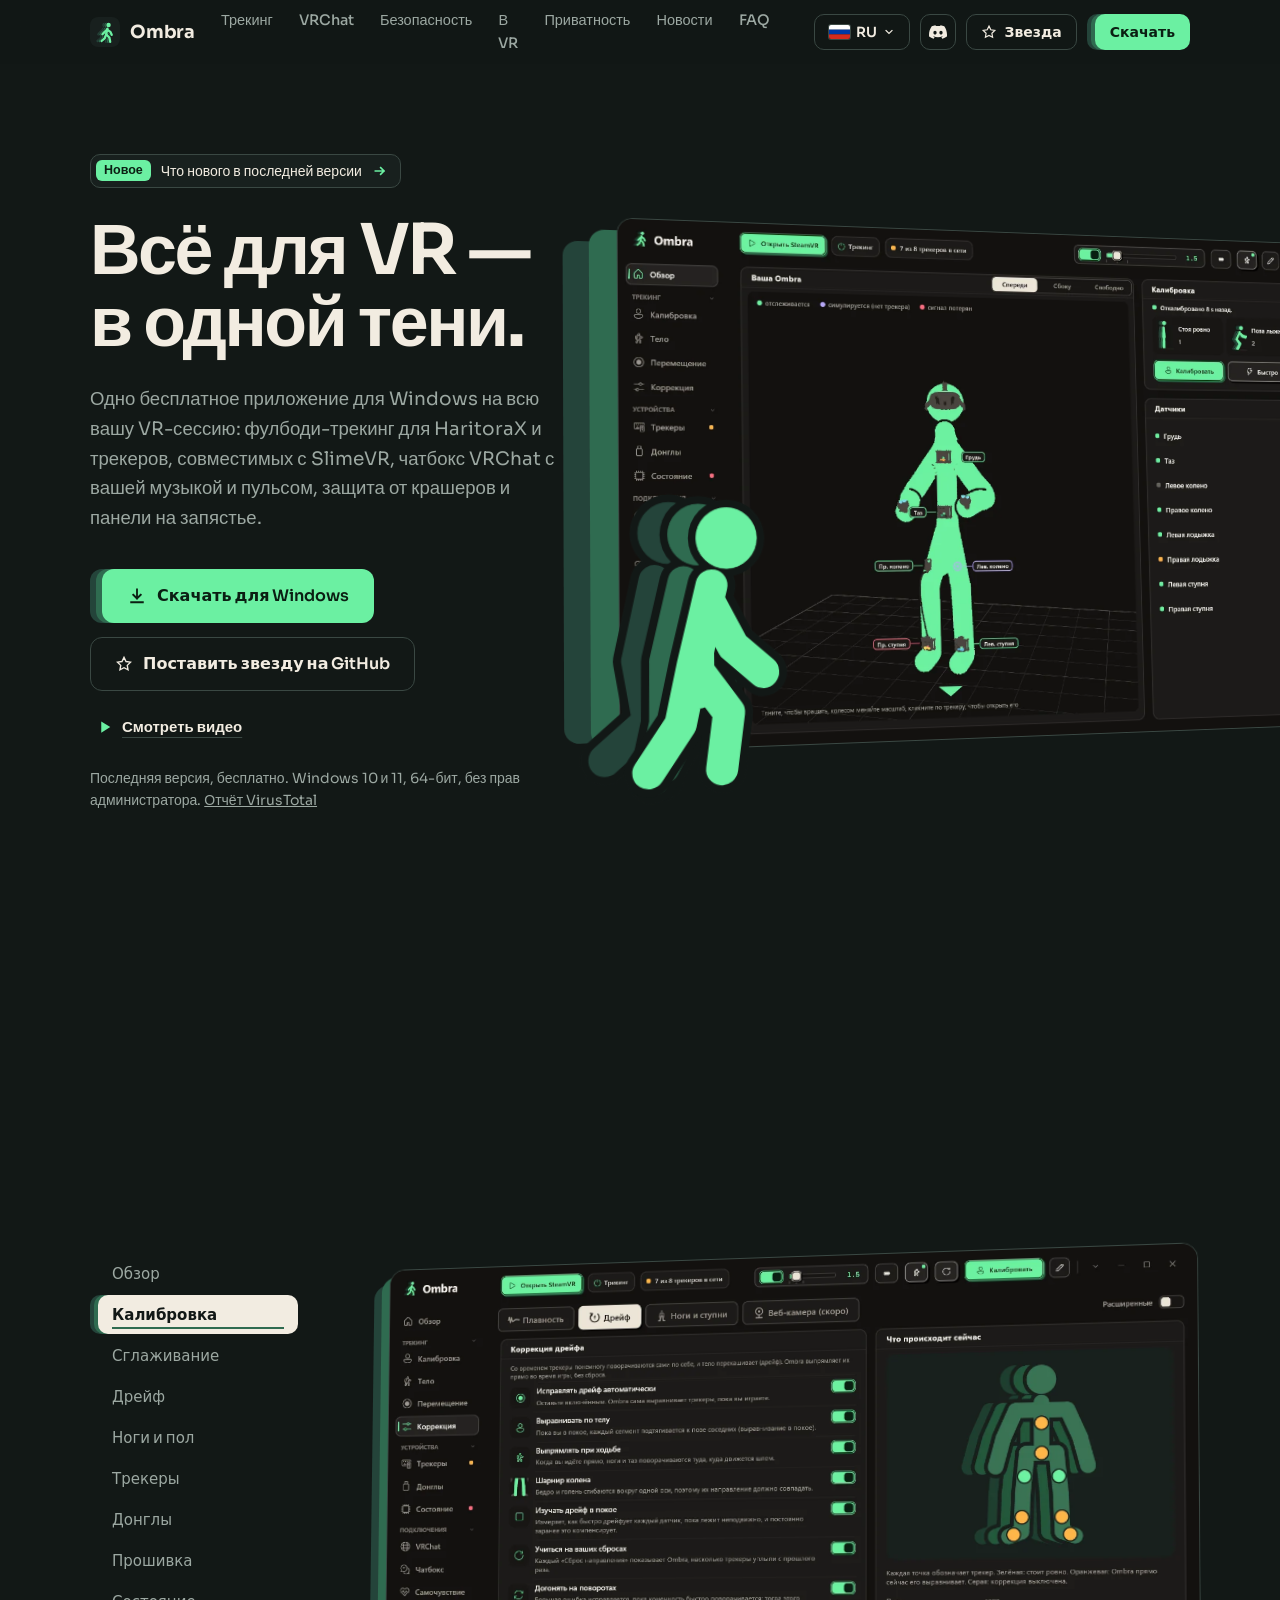
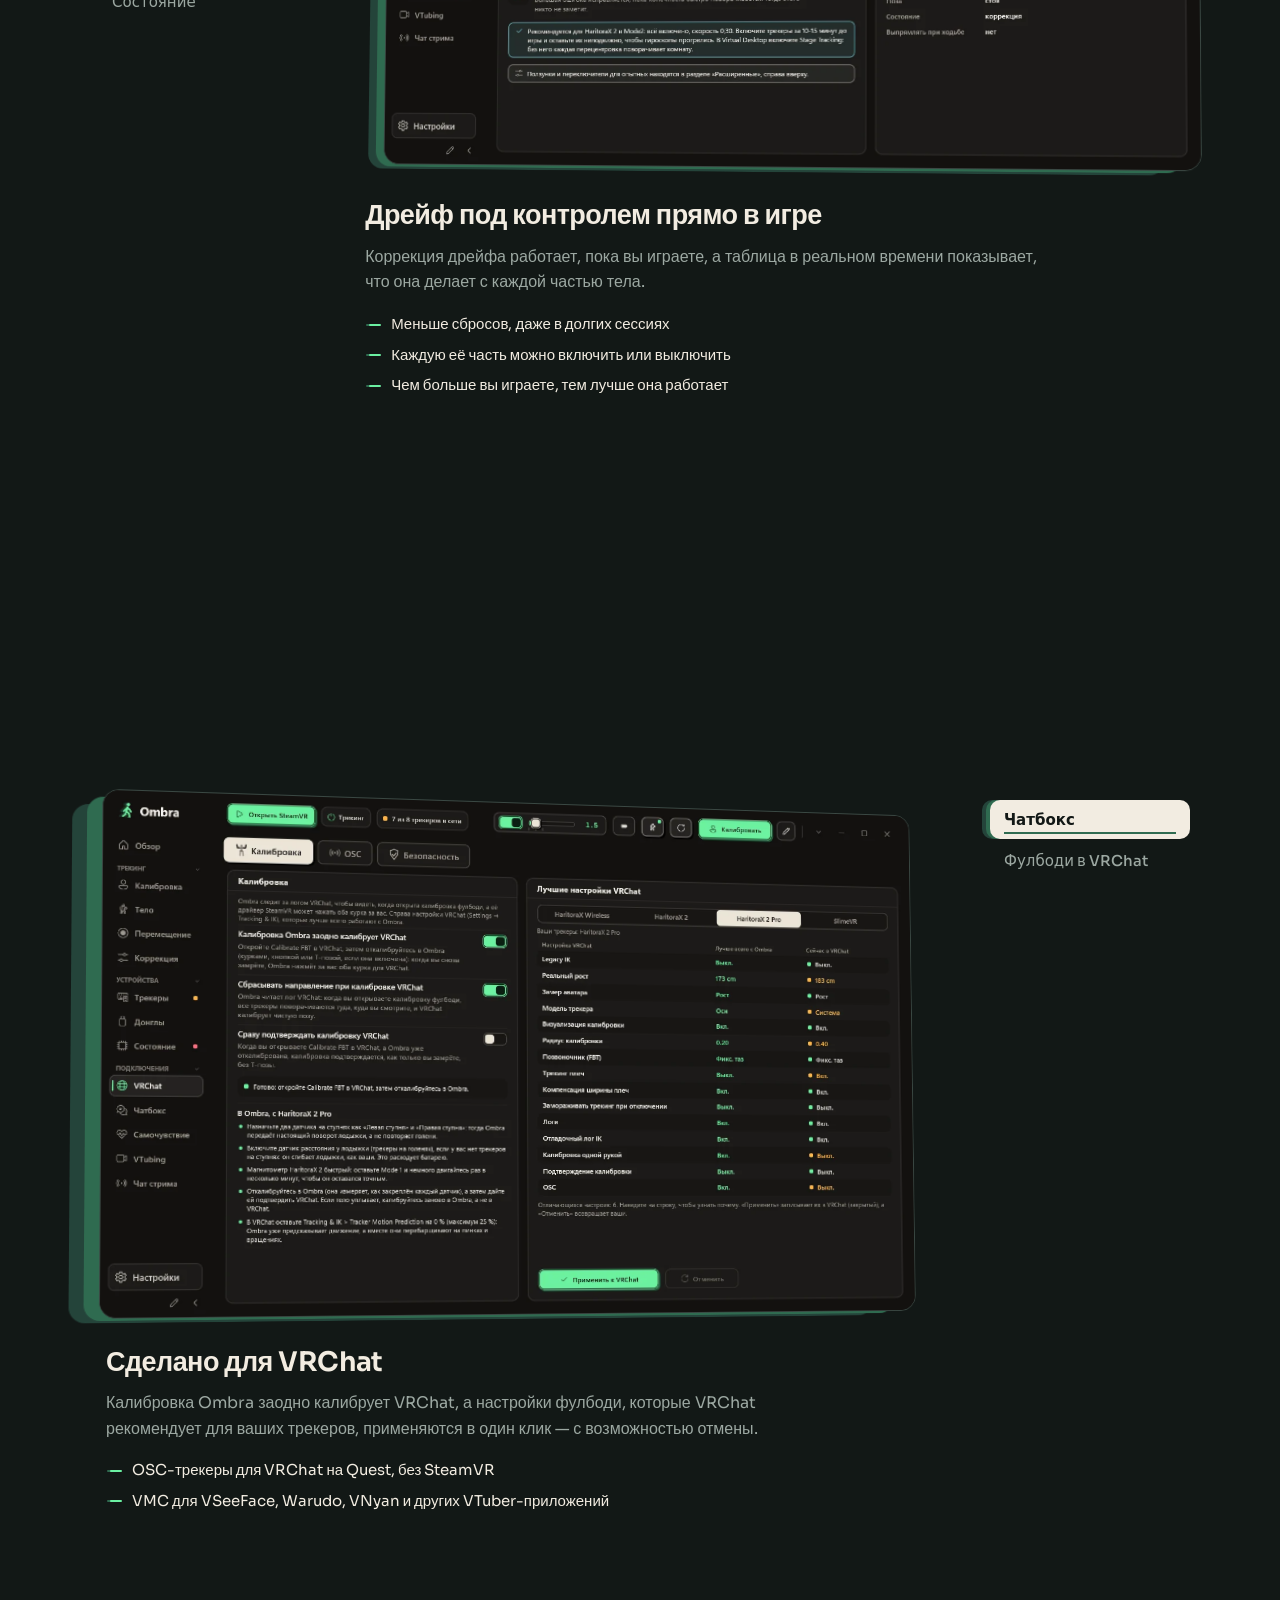
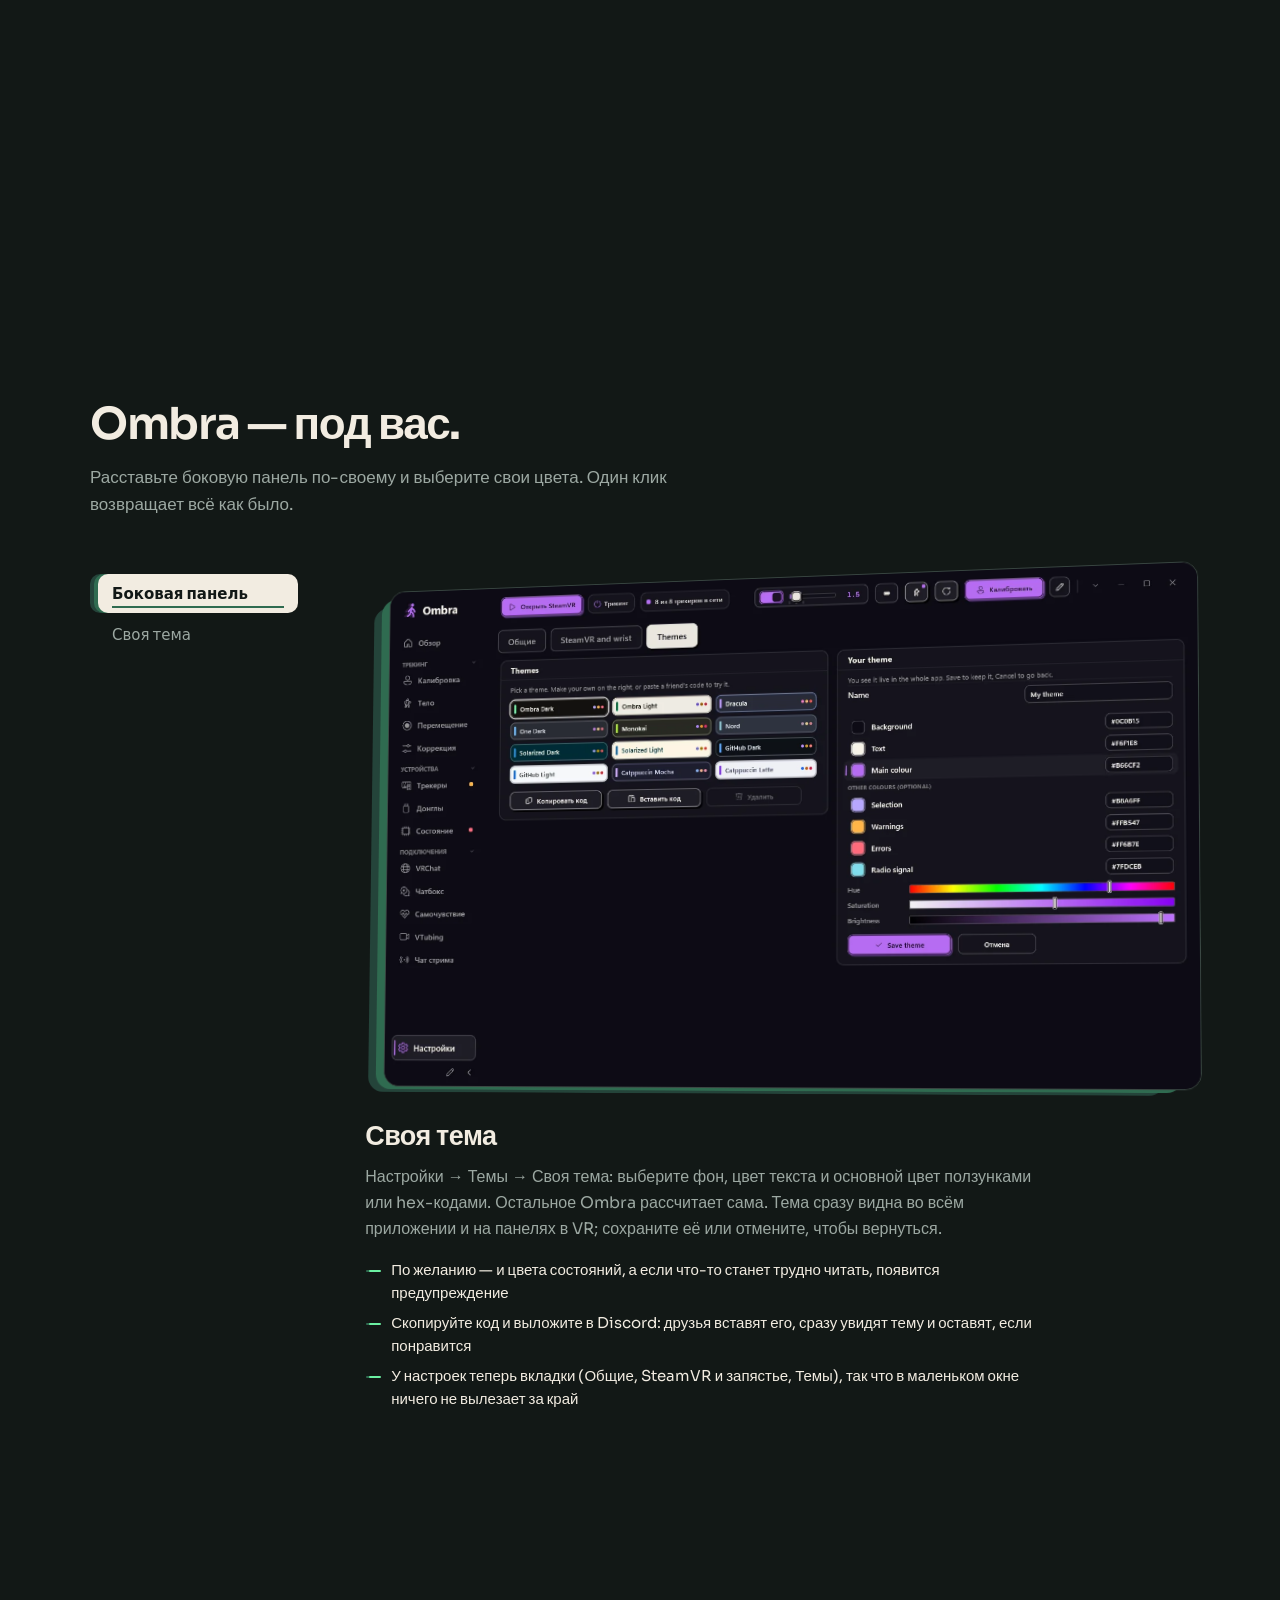
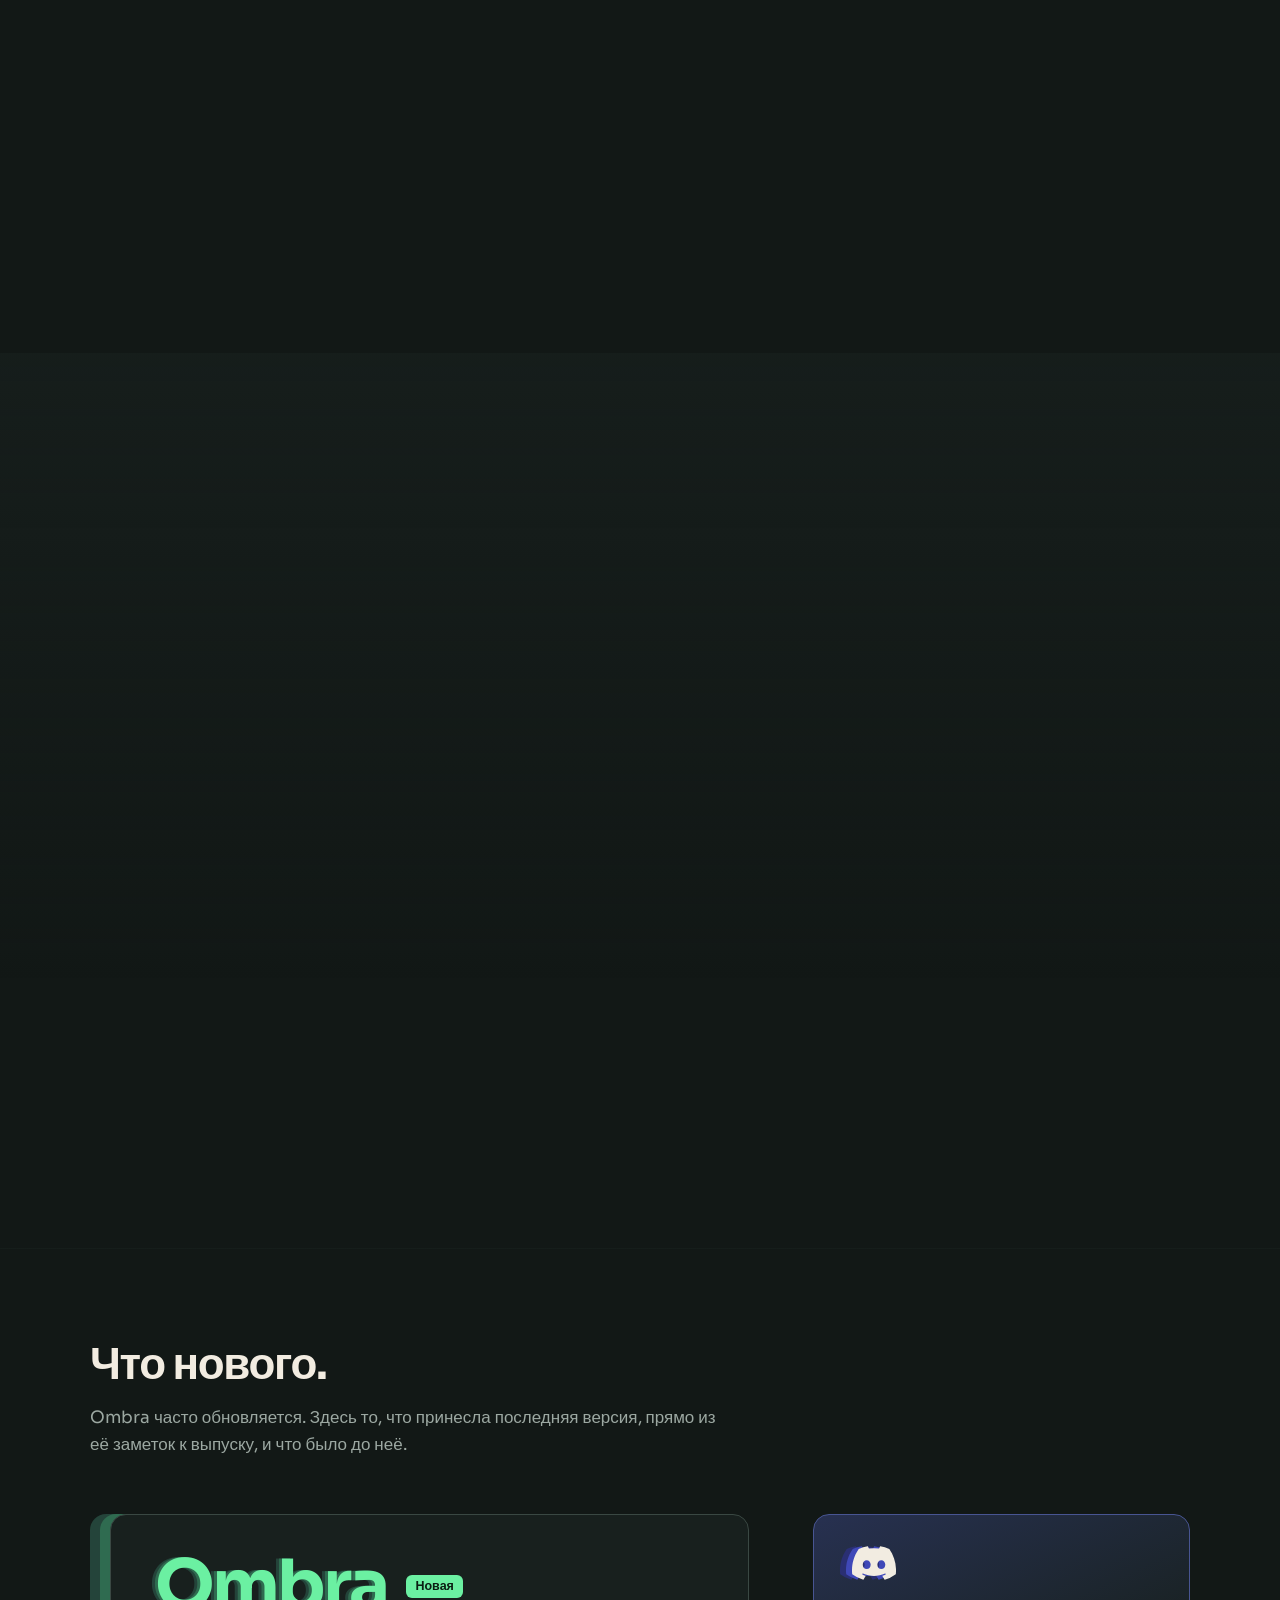
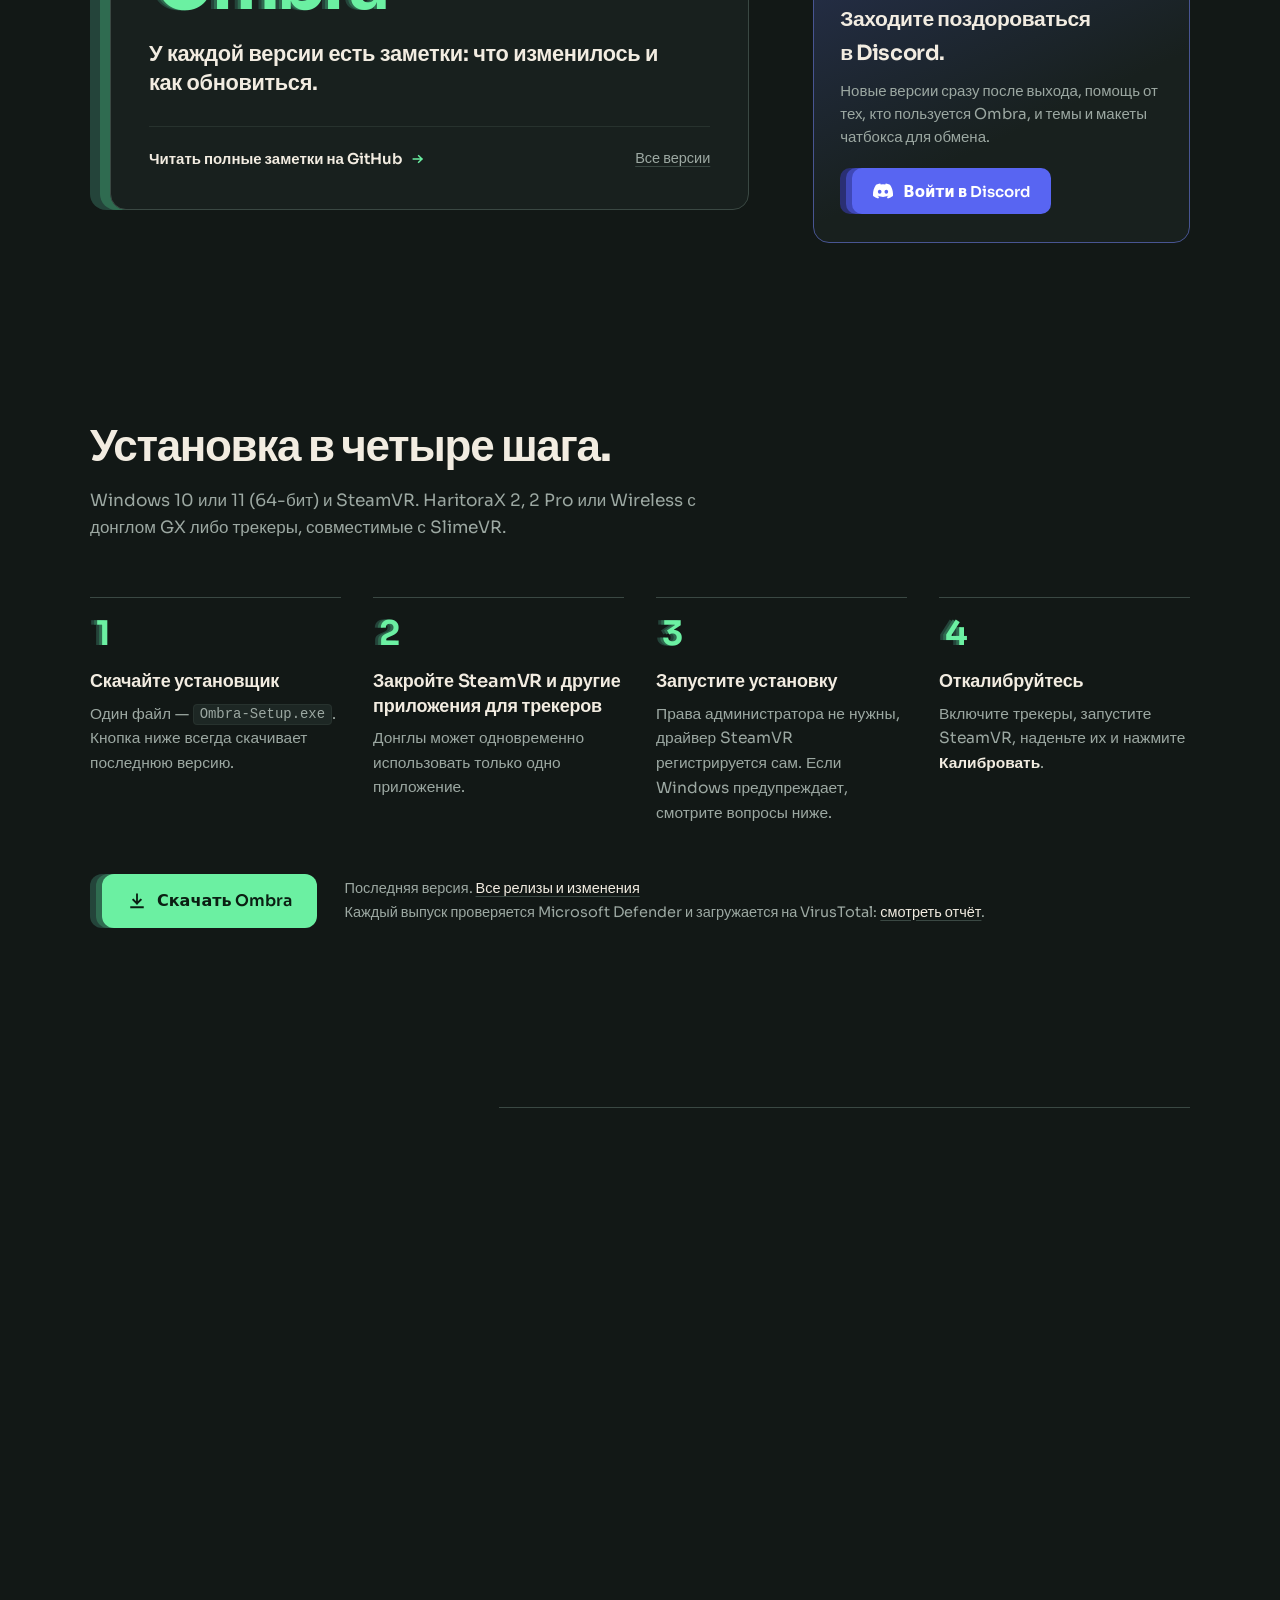
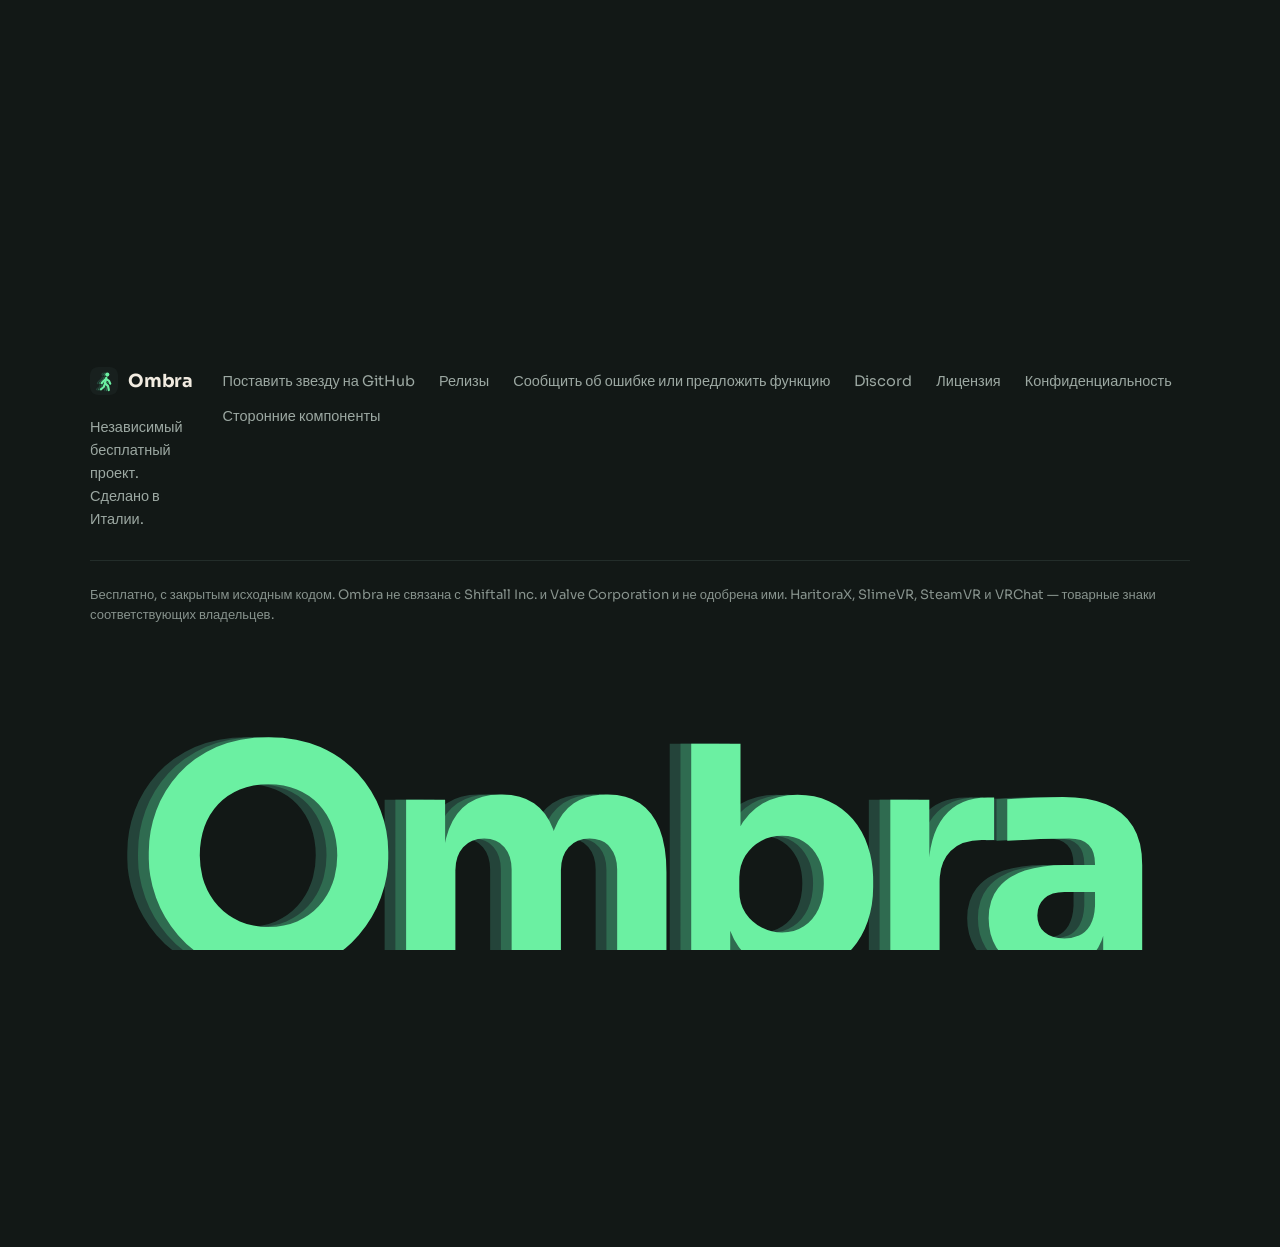
<file: site/ru/index.html>
<!DOCTYPE html>
<!-- Template: texts live in site/i18n/<lang>.json; build with python tools/make_site.py.
     The page is one story: what Ombra is (hero), the things it does (chapters, each with its
     own screenshots), the small things, the privacy promise, install, the questions left. Nothing is
     said twice. -->
<html lang="ru" data-t-menu-open="Открыть меню" data-t-menu-close="Закрыть меню" data-t-version="Версия {v}">
<head>
<meta charset="utf-8">
<meta name="viewport" content="width=device-width, initial-scale=1">
<meta name="color-scheme" content="dark">
<meta name="theme-color" content="#121816">
<title>Ombra: бесплатный фулбоди-трекинг для SteamVR и VRChat</title>
<meta name="description" content="Бесплатная программа для Windows и трекеров HaritoraX и SlimeVR: фулбоди-трекинг в SteamVR, чатбокс VRChat с пульсом и защита от крашеров. Без аккаунта.">
<meta name="robots" content="index, follow, max-image-preview:large">
<link rel="canonical" href="https://thadoom.github.io/ombra/ru/">
<link rel="alternate" hreflang="en" href="https://thadoom.github.io/ombra/">
<link rel="alternate" hreflang="it" href="https://thadoom.github.io/ombra/it/">
<link rel="alternate" hreflang="de" href="https://thadoom.github.io/ombra/de/">
<link rel="alternate" hreflang="fr" href="https://thadoom.github.io/ombra/fr/">
<link rel="alternate" hreflang="es" href="https://thadoom.github.io/ombra/es/">
<link rel="alternate" hreflang="pt-BR" href="https://thadoom.github.io/ombra/pt/">
<link rel="alternate" hreflang="ja" href="https://thadoom.github.io/ombra/ja/">
<link rel="alternate" hreflang="ko" href="https://thadoom.github.io/ombra/ko/">
<link rel="alternate" hreflang="zh-Hans" href="https://thadoom.github.io/ombra/zh/">
<link rel="alternate" hreflang="ru" href="https://thadoom.github.io/ombra/ru/">
<link rel="alternate" hreflang="x-default" href="https://thadoom.github.io/ombra/">
<meta property="og:type" content="website">
<meta property="og:site_name" content="Ombra">
<meta property="og:title" content="Ombra: всё для VR — в одной тени">
<meta property="og:description" content="Фулбоди-трекинг, чатбокс VRChat, защита от крашеров и панели в VR в одном приложении. Бесплатно для Windows, без аккаунта, данные остаются на вашем ПК.">
<meta property="og:url" content="https://thadoom.github.io/ombra/ru/">
<meta property="og:locale" content="ru_RU">
<meta property="og:locale:alternate" content="en_US">
<meta property="og:locale:alternate" content="it_IT">
<meta property="og:locale:alternate" content="de_DE">
<meta property="og:locale:alternate" content="fr_FR">
<meta property="og:locale:alternate" content="es_ES">
<meta property="og:locale:alternate" content="pt_BR">
<meta property="og:locale:alternate" content="ja_JP">
<meta property="og:locale:alternate" content="ko_KR">
<meta property="og:locale:alternate" content="zh_CN">
<meta property="og:image" content="https://thadoom.github.io/ombra/assets/og.png?v=4">
<meta property="og:image:width" content="1200">
<meta property="og:image:height" content="630">
<meta property="og:image:alt" content="Ombra: всё для VR — в одной тени">
<meta name="twitter:card" content="summary_large_image">
<meta name="twitter:image" content="https://thadoom.github.io/ombra/assets/og.png?v=4">
<link rel="icon" href="../assets/logo.svg" type="image/svg+xml">
<link rel="icon" href="../assets/favicon-32.png" type="image/png" sizes="32x32">
<link rel="apple-touch-icon" href="../assets/apple-touch-icon.png">
<link rel="preload" href="../assets/fonts/sora.woff2" as="font" type="font/woff2" crossorigin>
<link rel="preconnect" href="https://api.github.com" crossorigin>
<link rel="stylesheet" href="../style.css?v=22">
<script>
  // entrance animations hide content until main.js plays them; if it never does, show everything
  document.documentElement.classList.add("js");
  setTimeout(function () { var h = document.documentElement; if (!h.classList.contains("loaded")) h.classList.remove("js"); }, 3000);
</script>
<script type="application/ld+json">{"@context":"https://schema.org","@type":"SoftwareApplication","name":"Ombra","operatingSystem":"Windows 10, Windows 11","applicationCategory":"UtilitiesApplication","description":"Бесплатная программа для Windows и трекеров HaritoraX и SlimeVR: фулбоди-трекинг в SteamVR, чатбокс VRChat с пульсом и защита от крашеров. Без аккаунта.","inLanguage":"ru","featureList":["Фулбоди-трекинг, который движется как ваша тень.","Ваше тело в реальном времени","Калибровка в трёх позах","Сглаживание под вас","Дрейф под контролем прямо в игре","Ноги, ступни и пол","Каждый трекер в деталях","Донглы и радиоканалы","Прошивка — в том же окне","Дело в радиосвязи или в вашем ПК?","Ваш чатбокс в VRChat — с вашей музыкой и вашим пульсом.","Свой чатбокс","Сделано для VRChat","После вылета Ombra подскажет, кто виноват.","Шлем снимать не придётся.","Пульт управления на запястье","Вкладка в меню SteamVR","Ombra — под вас.","Своя боковая панель","Своя тема","А ещё — мелочи.","Лёгкая и нативная","Своя панель быстрых действий","Обновления в один клик","С того же места"],"downloadUrl":"https://github.com/thadoom/ombra/releases/latest/download/Ombra-Setup.exe","offers":{"@type":"Offer","price":"0","priceCurrency":"USD"},"screenshot":["https://thadoom.github.io/ombra/assets/screens/home.ru.webp","https://thadoom.github.io/ombra/assets/screens/calib.ru.webp","https://thadoom.github.io/ombra/assets/screens/tuning.ru.webp","https://thadoom.github.io/ombra/assets/screens/tuning-drift.ru.webp","https://thadoom.github.io/ombra/assets/screens/tuning-body.ru.webp","https://thadoom.github.io/ombra/assets/screens/trackers.ru.webp","https://thadoom.github.io/ombra/assets/screens/dongles.ru.webp","https://thadoom.github.io/ombra/assets/screens/firmware.ru.webp","https://thadoom.github.io/ombra/assets/screens/health.ru.webp","https://thadoom.github.io/ombra/assets/screens/chatbox.ru.webp","https://thadoom.github.io/ombra/assets/screens/vrchat.ru.webp","https://thadoom.github.io/ombra/assets/screens/safety.ru.webp","https://thadoom.github.io/ombra/assets/screens/wrist.ru.webp","https://thadoom.github.io/ombra/assets/screens/dashboard.ru.webp","https://thadoom.github.io/ombra/assets/screens/sidebar.ru.webp","https://thadoom.github.io/ombra/assets/screens/themes.ru.webp"],"image":"https://thadoom.github.io/ombra/assets/og.png","isAccessibleForFree":true,"author":{"@type":"Person","name":"thadoom","url":"https://github.com/thadoom"},"license":"https://thadoom.github.io/ombra/legal.html#license","url":"https://thadoom.github.io/ombra/ru/"}</script>
<script type="application/ld+json">{"@context":"https://schema.org","@type":"FAQPage","inLanguage":"ru","mainEntity":[{"@type":"Question","name":"Нужно ли мне ещё одно приложение для трекеров?","acceptedAnswer":{"@type":"Answer","text":"Нет. Ombra сама работает с донглами, привязывает трекеры и обновляет прошивку оригинальными файлами Shiftall. Пока Ombra запущена, держите другие приложения для трекеров закрытыми."}},{"@type":"Question","name":"Какие трекеры и донглы поддерживаются?","acceptedAnswer":{"@type":"Answer","text":"HaritoraX 2, 2 Pro и Wireless через донглы GX2 или GX6, а также SlimeVR-совместимые трекеры по Wi-Fi или через USB-приёмник, например Butterfly и Smol Slime. Трекеры с базовыми станциями, такие как Vive-трекеры, можно выровнять по Quest, а Ombra может сглаживать и другие IMU-трекеры, уже подключённые к SteamVR. HaritoraX 1 (проводной) не поддерживается."}},{"@type":"Question","name":"Работает ли Ombra с Quest?","acceptedAnswer":{"@type":"Answer","text":"Да. С ПК через SteamVR, по кабелю или без проводов. Если VRChat запущен прямо на Quest, Ombra передаёт ваше тело с ПК по OSC, без SteamVR."}},{"@type":"Question","name":"Почему Windows предупреждает об установщике?","acceptedAnswer":{"@type":"Answer","text":"У установщика пока нет цифровой подписи, поэтому SmartScreen его не узнаёт. Нажмите Подробнее, затем Выполнить в любом случае. Программа ставится в вашу папку пользователя и не требует прав администратора."}},{"@type":"Question","name":"Как Ombra появляется в SteamVR?","acceptedAnswer":{"@type":"Answer","text":"Установщик ставит собственный драйвер Ombra для SteamVR. Ваши трекеры появляются в SteamVR с уже назначенными ролями (таз, грудь, колени, ступни, локти), а SteamVR сам запускает Ombra."}},{"@type":"Question","name":"Затронет ли Ombra мой шлем, контроллеры или базовые станции?","acceptedAnswer":{"@type":"Answer","text":"Нет. Устройства Lighthouse, шлемы и контроллеры никогда не изменяются. Драйвер только создаёт виртуальные трекеры Ombra и — только если вы это включите — сглаживает другие IMU-трекеры."}},{"@type":"Question","name":"Нужны ли трекеры?","acceptedAnswer":{"@type":"Answer","text":"Нет. Многие используют Ombra только ради чатбокса, инструментов для VRChat и тела, построенного по шлему. Выберите Без трекеров при установке, и Ombra никогда не попросит донгл."}},{"@type":"Question","name":"Можно попробовать без трекеров?","acceptedAnswer":{"@type":"Answer","text":"Да. Запустите Ombra.exe --demo, и появятся восемь демо-трекеров на GX2 и GX6. Демо-режим никогда не трогает COM-порты, Bluetooth, SteamVR и ваши настройки."}},{"@type":"Question","name":"На каких языках говорит Ombra?","acceptedAnswer":{"@type":"Answer","text":"Приложение и этот сайт доступны на английском, итальянском, немецком, французском, испанском, бразильском португальском, японском, корейском, упрощённом китайском и русском. Ombra берёт язык Windows, а сменить его можно в настройках."}},{"@type":"Question","name":"Связана ли Ombra с Shiftall или Valve?","acceptedAnswer":{"@type":"Answer","text":"Нет. Ombra — независимый проект, скачивать и пользоваться можно бесплатно. Исходный код не публикуется; предложить функции, расширения и переводы можно на GitHub."}},{"@type":"Question","name":"Использовался ли ИИ при создании Ombra?","acceptedAnswer":{"@type":"Answer","text":"Да. Ombra делает один разработчик с помощью ИИ-инструментов, в основном Claude от Anthropic: для исследований, кода, тестов и переводов. Что делает Ombra, решает разработчик, и каждую версию он утверждает сам. Генераторы изображений на ИИ не использовались: скриншоты — настоящие снимки приложения. Внутри Ombra ИИ использует только необязательный голосовой ввод в чатбокс: модель Whisper работает на вашем ПК, и ваш голос никуда не отправляется."}}]}</script>
</head>
<body>
<a class="skip" href="#main">Перейти к содержимому</a>

<header class="nav" id="top">
  <div class="nav-bg" aria-hidden="true"></div>
  <div class="wrap nav-in">
    <a class="brand" href="#top" aria-label="Ombra, наверх"><img src="../assets/logo.svg" alt="" width="30" height="30"><span>Ombra</span></a>
    <nav aria-label="Основная навигация">
      <ul class="nav-links">
        <li><a href="#tracking">Трекинг</a></li>
        <li><a href="#vrchat">VRChat</a></li>
        <li><a href="#safety">Безопасность</a></li>
        <li><a href="#in-vr">В VR</a></li>
        <li><a href="#privacy">Приватность</a></li>
        <li><a href="#news">Новости</a></li>
        <li><a href="#faq">FAQ</a></li>
      </ul>
    </nav>
    <div class="nav-actions">
<details class="langs"><summary class="btn btn-quiet btn-sm" aria-label="Язык"><svg class="flag" aria-hidden="true" viewBox="0 0 30 20" width="21" height="14"><rect x="0" y="0.00" width="30" height="6.72" fill="#ffffff"/><rect x="0" y="6.67" width="30" height="6.72" fill="#0039a6"/><rect x="0" y="13.33" width="30" height="6.72" fill="#d52b1e"/></svg><span>RU</span><svg aria-hidden="true" class="chev" viewBox="0 0 24 24" width="12" height="12"><path d="M6 9l6 6 6-6" fill="none" stroke="currentColor" stroke-width="2.4" stroke-linecap="square" stroke-linejoin="miter"/></svg></summary><ul class="langs-menu"><li><a href="../" hreflang="en" lang="en"><svg class="flag" aria-hidden="true" viewBox="0 0 30 20" width="21" height="14"><rect width="30" height="20" fill="#012169"/><path d="M0 0L30 20M30 0L0 20" stroke="#fff" stroke-width="4"/><path d="M0 0L30 20M30 0L0 20" stroke="#c8102e" stroke-width="1.4"/><path d="M15 0V20M0 10H30" stroke="#fff" stroke-width="6"/><path d="M15 0V20M0 10H30" stroke="#c8102e" stroke-width="3.4"/></svg><span>English</span></a></li><li><a href="../it/" hreflang="it" lang="it"><svg class="flag" aria-hidden="true" viewBox="0 0 30 20" width="21" height="14"><rect x="0.00" y="0" width="10.05" height="20" fill="#009246"/><rect x="10.00" y="0" width="10.05" height="20" fill="#ffffff"/><rect x="20.00" y="0" width="10.05" height="20" fill="#ce2b37"/></svg><span>Italiano</span></a></li><li><a href="../de/" hreflang="de" lang="de"><svg class="flag" aria-hidden="true" viewBox="0 0 30 20" width="21" height="14"><rect x="0" y="0.00" width="30" height="6.72" fill="#000000"/><rect x="0" y="6.67" width="30" height="6.72" fill="#dd0000"/><rect x="0" y="13.33" width="30" height="6.72" fill="#ffce00"/></svg><span>Deutsch</span></a></li><li><a href="../fr/" hreflang="fr" lang="fr"><svg class="flag" aria-hidden="true" viewBox="0 0 30 20" width="21" height="14"><rect x="0.00" y="0" width="10.05" height="20" fill="#0055a4"/><rect x="10.00" y="0" width="10.05" height="20" fill="#ffffff"/><rect x="20.00" y="0" width="10.05" height="20" fill="#ef4135"/></svg><span>Français</span></a></li><li><a href="../es/" hreflang="es" lang="es"><svg class="flag" aria-hidden="true" viewBox="0 0 30 20" width="21" height="14"><rect width="30" height="20" fill="#aa151b"/><rect y="5" width="30" height="10" fill="#f1bf00"/></svg><span>Español</span></a></li><li><a href="../pt/" hreflang="pt-BR" lang="pt-BR"><svg class="flag" aria-hidden="true" viewBox="0 0 30 20" width="21" height="14"><rect width="30" height="20" fill="#009c3b"/><polygon points="15,2.2 27.6,10 15,17.8 2.4,10" fill="#ffdf00"/><circle cx="15" cy="10" r="4.6" fill="#002776"/></svg><span>Português (Brasil)</span></a></li><li><a href="../ja/" hreflang="ja" lang="ja"><svg class="flag" aria-hidden="true" viewBox="0 0 30 20" width="21" height="14"><rect width="30" height="20" fill="#ffffff"/><circle cx="15" cy="10" r="6" fill="#bc002d"/></svg><span>日本語</span></a></li><li><a href="../ko/" hreflang="ko" lang="ko"><svg class="flag" aria-hidden="true" viewBox="0 0 30 20" width="21" height="14"><rect width="30" height="20" fill="#ffffff"/><g transform="rotate(33.7 15 10)"><path d="M10 10a5 5 0 0 1 10 0a2.5 2.5 0 0 1-5 0a2.5 2.5 0 0 0-5 0z" fill="#cd2e3a"/><path d="M20 10a5 5 0 0 1-10 0a2.5 2.5 0 0 1 5 0a2.5 2.5 0 0 0 5 0z" fill="#0047a0"/></g><g fill="#000"><rect x="3.4" y="3.2" width="4.6" height="1"/><rect x="3.4" y="4.8" width="4.6" height="1"/><rect x="22" y="14.2" width="4.6" height="1"/><rect x="22" y="15.8" width="4.6" height="1"/><rect x="22" y="3.2" width="4.6" height="1"/><rect x="3.4" y="15.8" width="4.6" height="1"/></g></svg><span>한국어</span></a></li><li><a href="../zh/" hreflang="zh-Hans" lang="zh-Hans"><svg class="flag" aria-hidden="true" viewBox="0 0 30 20" width="21" height="14"><rect width="30" height="20" fill="#de2910"/><polygon points="5.00,2.00 5.67,4.07 7.85,4.07 6.09,5.35 6.76,7.43 5.00,6.15 3.24,7.43 3.91,5.35 2.15,4.07 4.33,4.07" fill="#ffde00"/><polygon points="10.39,1.08 10.33,1.80 11.00,2.09 10.29,2.25 10.22,2.97 9.85,2.35 9.14,2.52 9.62,1.97 9.25,1.34 9.91,1.63" fill="#ffde00"/><polygon points="12.71,3.29 12.38,3.94 12.89,4.45 12.17,4.34 11.84,4.99 11.73,4.27 11.01,4.16 11.66,3.83 11.55,3.11 12.06,3.62" fill="#ffde00"/><polygon points="12.94,6.66 12.37,7.11 12.62,7.79 12.01,7.38 11.44,7.83 11.64,7.13 11.04,6.72 11.76,6.70 11.97,6.00 12.21,6.68" fill="#ffde00"/><polygon points="10.34,8.06 10.32,8.79 11.00,9.03 10.30,9.24 10.28,9.96 9.87,9.36 9.17,9.56 9.62,8.99 9.21,8.38 9.89,8.63" fill="#ffde00"/></svg><span>简体中文</span></a></li><li><a href="../ru/" hreflang="ru" lang="ru" aria-current="true"><svg class="flag" aria-hidden="true" viewBox="0 0 30 20" width="21" height="14"><rect x="0" y="0.00" width="30" height="6.72" fill="#ffffff"/><rect x="0" y="6.67" width="30" height="6.72" fill="#0039a6"/><rect x="0" y="13.33" width="30" height="6.72" fill="#d52b1e"/></svg><span>Русский</span></a></li></ul></details>
      <a class="btn btn-quiet btn-sm btn-icon nav-discord" href="https://discord.gg/vFejerFCWA" target="_blank" rel="noopener" aria-label="Ombra в Discord" title="Discord"><svg class="i-discord" aria-hidden="true" viewBox="0 0 24 24" width="18" height="18"><path fill="currentColor" d="M20.32 4.37a19.8 19.8 0 0 0-4.89-1.52.07.07 0 0 0-.08.04c-.21.37-.44.86-.6 1.25a18.3 18.3 0 0 0-5.49 0 12.6 12.6 0 0 0-.62-1.25.08.08 0 0 0-.08-.04 19.7 19.7 0 0 0-4.88 1.52.07.07 0 0 0-.03.03C.53 9.05-.32 13.58.1 18.06a.08.08 0 0 0 .03.05 19.9 19.9 0 0 0 5.99 3.03.08.08 0 0 0 .09-.03c.46-.63.87-1.3 1.22-1.99a.08.08 0 0 0-.04-.1 13.1 13.1 0 0 1-1.87-.9.08.08 0 0 1 0-.12l.37-.3a.07.07 0 0 1 .08 0c3.93 1.8 8.18 1.8 12.06 0a.07.07 0 0 1 .08 0l.37.3a.08.08 0 0 1 0 .12c-.6.35-1.22.65-1.87.9a.08.08 0 0 0-.04.1c.36.7.77 1.36 1.22 1.99a.08.08 0 0 0 .09.03 19.8 19.8 0 0 0 6-3.03.08.08 0 0 0 .03-.05c.5-5.18-.84-9.68-3.55-13.66a.06.06 0 0 0-.03-.03ZM8.02 15.33c-1.18 0-2.16-1.08-2.16-2.42 0-1.33.96-2.42 2.16-2.42 1.21 0 2.18 1.1 2.16 2.42 0 1.34-.96 2.42-2.16 2.42Zm7.97 0c-1.18 0-2.15-1.08-2.15-2.42 0-1.33.95-2.42 2.15-2.42 1.21 0 2.18 1.1 2.16 2.42 0 1.34-.95 2.42-2.16 2.42Z"/></svg></a>
      <a class="btn btn-quiet btn-sm js-star" href="https://github.com/thadoom/ombra" target="_blank" rel="noopener">
        <svg class="i-star" aria-hidden="true" viewBox="0 0 24 24" width="16" height="16"><path d="m12 3.2 2.7 5.5 6 .9-4.35 4.25 1.03 6-5.38-2.83-5.38 2.83 1.03-6L3.3 9.6l6-.9Z"/></svg>
        Звезда<span class="count" hidden></span>
      </a>
      <a class="btn btn-primary btn-sm js-download" href="https://github.com/thadoom/ombra/releases/latest/download/Ombra-Setup.exe" download>Скачать</a>
    </div>
    <button class="nav-toggle" type="button" aria-expanded="false" aria-controls="mobile-menu" aria-label="Открыть меню"><span></span><span></span></button>
  </div>
  <div class="mobile-menu" id="mobile-menu" hidden>
    <a href="#tracking">Трекинг</a>
    <a href="#vrchat">VRChat</a>
    <a href="#safety">Безопасность</a>
    <a href="#in-vr">В VR</a>
    <a href="#privacy">Приватность</a>
    <a href="#news">Новости</a>
    <a href="#install">Установка</a>
    <a href="#faq">FAQ</a>
    <a class="js-star" href="https://github.com/thadoom/ombra" target="_blank" rel="noopener">Поставить звезду на GitHub</a>
    <a class="m-discord" href="https://discord.gg/vFejerFCWA" target="_blank" rel="noopener"><svg class="i-discord" aria-hidden="true" viewBox="0 0 24 24" width="18" height="18"><path fill="currentColor" d="M20.32 4.37a19.8 19.8 0 0 0-4.89-1.52.07.07 0 0 0-.08.04c-.21.37-.44.86-.6 1.25a18.3 18.3 0 0 0-5.49 0 12.6 12.6 0 0 0-.62-1.25.08.08 0 0 0-.08-.04 19.7 19.7 0 0 0-4.88 1.52.07.07 0 0 0-.03.03C.53 9.05-.32 13.58.1 18.06a.08.08 0 0 0 .03.05 19.9 19.9 0 0 0 5.99 3.03.08.08 0 0 0 .09-.03c.46-.63.87-1.3 1.22-1.99a.08.08 0 0 0-.04-.1 13.1 13.1 0 0 1-1.87-.9.08.08 0 0 1 0-.12l.37-.3a.07.07 0 0 1 .08 0c3.93 1.8 8.18 1.8 12.06 0a.07.07 0 0 1 .08 0l.37.3a.08.08 0 0 1 0 .12c-.6.35-1.22.65-1.87.9a.08.08 0 0 0-.04.1c.36.7.77 1.36 1.22 1.99a.08.08 0 0 0 .09.03 19.8 19.8 0 0 0 6-3.03.08.08 0 0 0 .03-.05c.5-5.18-.84-9.68-3.55-13.66a.06.06 0 0 0-.03-.03ZM8.02 15.33c-1.18 0-2.16-1.08-2.16-2.42 0-1.33.96-2.42 2.16-2.42 1.21 0 2.18 1.1 2.16 2.42 0 1.34-.96 2.42-2.16 2.42Zm7.97 0c-1.18 0-2.15-1.08-2.15-2.42 0-1.33.95-2.42 2.15-2.42 1.21 0 2.18 1.1 2.16 2.42 0 1.34-.95 2.42-2.16 2.42Z"/></svg>Войти в Discord</a>
    <div class="langs-mobile"><a href="../" hreflang="en" lang="en"><svg class="flag" aria-hidden="true" viewBox="0 0 30 20" width="21" height="14"><rect width="30" height="20" fill="#012169"/><path d="M0 0L30 20M30 0L0 20" stroke="#fff" stroke-width="4"/><path d="M0 0L30 20M30 0L0 20" stroke="#c8102e" stroke-width="1.4"/><path d="M15 0V20M0 10H30" stroke="#fff" stroke-width="6"/><path d="M15 0V20M0 10H30" stroke="#c8102e" stroke-width="3.4"/></svg><span>English</span></a><a href="../it/" hreflang="it" lang="it"><svg class="flag" aria-hidden="true" viewBox="0 0 30 20" width="21" height="14"><rect x="0.00" y="0" width="10.05" height="20" fill="#009246"/><rect x="10.00" y="0" width="10.05" height="20" fill="#ffffff"/><rect x="20.00" y="0" width="10.05" height="20" fill="#ce2b37"/></svg><span>Italiano</span></a><a href="../de/" hreflang="de" lang="de"><svg class="flag" aria-hidden="true" viewBox="0 0 30 20" width="21" height="14"><rect x="0" y="0.00" width="30" height="6.72" fill="#000000"/><rect x="0" y="6.67" width="30" height="6.72" fill="#dd0000"/><rect x="0" y="13.33" width="30" height="6.72" fill="#ffce00"/></svg><span>Deutsch</span></a><a href="../fr/" hreflang="fr" lang="fr"><svg class="flag" aria-hidden="true" viewBox="0 0 30 20" width="21" height="14"><rect x="0.00" y="0" width="10.05" height="20" fill="#0055a4"/><rect x="10.00" y="0" width="10.05" height="20" fill="#ffffff"/><rect x="20.00" y="0" width="10.05" height="20" fill="#ef4135"/></svg><span>Français</span></a><a href="../es/" hreflang="es" lang="es"><svg class="flag" aria-hidden="true" viewBox="0 0 30 20" width="21" height="14"><rect width="30" height="20" fill="#aa151b"/><rect y="5" width="30" height="10" fill="#f1bf00"/></svg><span>Español</span></a><a href="../pt/" hreflang="pt-BR" lang="pt-BR"><svg class="flag" aria-hidden="true" viewBox="0 0 30 20" width="21" height="14"><rect width="30" height="20" fill="#009c3b"/><polygon points="15,2.2 27.6,10 15,17.8 2.4,10" fill="#ffdf00"/><circle cx="15" cy="10" r="4.6" fill="#002776"/></svg><span>Português (Brasil)</span></a><a href="../ja/" hreflang="ja" lang="ja"><svg class="flag" aria-hidden="true" viewBox="0 0 30 20" width="21" height="14"><rect width="30" height="20" fill="#ffffff"/><circle cx="15" cy="10" r="6" fill="#bc002d"/></svg><span>日本語</span></a><a href="../ko/" hreflang="ko" lang="ko"><svg class="flag" aria-hidden="true" viewBox="0 0 30 20" width="21" height="14"><rect width="30" height="20" fill="#ffffff"/><g transform="rotate(33.7 15 10)"><path d="M10 10a5 5 0 0 1 10 0a2.5 2.5 0 0 1-5 0a2.5 2.5 0 0 0-5 0z" fill="#cd2e3a"/><path d="M20 10a5 5 0 0 1-10 0a2.5 2.5 0 0 1 5 0a2.5 2.5 0 0 0 5 0z" fill="#0047a0"/></g><g fill="#000"><rect x="3.4" y="3.2" width="4.6" height="1"/><rect x="3.4" y="4.8" width="4.6" height="1"/><rect x="22" y="14.2" width="4.6" height="1"/><rect x="22" y="15.8" width="4.6" height="1"/><rect x="22" y="3.2" width="4.6" height="1"/><rect x="3.4" y="15.8" width="4.6" height="1"/></g></svg><span>한국어</span></a><a href="../zh/" hreflang="zh-Hans" lang="zh-Hans"><svg class="flag" aria-hidden="true" viewBox="0 0 30 20" width="21" height="14"><rect width="30" height="20" fill="#de2910"/><polygon points="5.00,2.00 5.67,4.07 7.85,4.07 6.09,5.35 6.76,7.43 5.00,6.15 3.24,7.43 3.91,5.35 2.15,4.07 4.33,4.07" fill="#ffde00"/><polygon points="10.39,1.08 10.33,1.80 11.00,2.09 10.29,2.25 10.22,2.97 9.85,2.35 9.14,2.52 9.62,1.97 9.25,1.34 9.91,1.63" fill="#ffde00"/><polygon points="12.71,3.29 12.38,3.94 12.89,4.45 12.17,4.34 11.84,4.99 11.73,4.27 11.01,4.16 11.66,3.83 11.55,3.11 12.06,3.62" fill="#ffde00"/><polygon points="12.94,6.66 12.37,7.11 12.62,7.79 12.01,7.38 11.44,7.83 11.64,7.13 11.04,6.72 11.76,6.70 11.97,6.00 12.21,6.68" fill="#ffde00"/><polygon points="10.34,8.06 10.32,8.79 11.00,9.03 10.30,9.24 10.28,9.96 9.87,9.36 9.17,9.56 9.62,8.99 9.21,8.38 9.89,8.63" fill="#ffde00"/></svg><span>简体中文</span></a></div>
  </div>
</header>

<main id="main">

<section class="hero" aria-labelledby="hero-title">
  <div class="wrap hero-in">
    <div class="hero-copy">
      <a class="hero-new" href="#news"><span class="hero-new-tag">Новое</span><span class="hero-new-text">Что нового в последней версии</span><svg aria-hidden="true" viewBox="0 0 24 24" width="16" height="16"><path d="M5 12h13m0 0-5-5m5 5-5 5" fill="none" stroke="currentColor" stroke-width="2.4" stroke-linecap="square"/></svg></a>
      <h1 id="hero-title">Всё для VR — в одной тени.</h1>
      <p class="lede">Одно бесплатное приложение для Windows на всю вашу VR-сессию: фулбоди-трекинг для HaritoraX и трекеров, совместимых с SlimeVR, чатбокс VRChat с вашей музыкой и пульсом, защита от крашеров и панели на запястье.</p>
      <div class="cta">
        <a class="btn btn-primary btn-lg js-download" href="https://github.com/thadoom/ombra/releases/latest/download/Ombra-Setup.exe" download>
          <svg aria-hidden="true" viewBox="0 0 24 24" width="20" height="20"><path d="M12 4v11m0 0-4.5-4.5M12 15l4.5-4.5M5 19.5h14" fill="none" stroke="currentColor" stroke-width="2.2" stroke-linecap="square" stroke-linejoin="miter"/></svg>
          Скачать для Windows
        </a>
        <a class="btn btn-quiet btn-lg js-star" href="https://github.com/thadoom/ombra" target="_blank" rel="noopener">
          <svg class="i-star" aria-hidden="true" viewBox="0 0 24 24" width="18" height="18"><path d="m12 3.2 2.7 5.5 6 .9-4.35 4.25 1.03 6-5.38-2.83-5.38 2.83 1.03-6L3.3 9.6l6-.9Z"/></svg>
          Поставить звезду на GitHub<span class="count" hidden></span>
        </a>
        <!-- without script this link simply opens the video; with it, the video plays in the page -->
        <a class="watch js-watch" href="../assets/video/showcase.mp4">
          <svg aria-hidden="true" viewBox="0 0 24 24" width="18" height="18"><path d="M7 4.5v15l12-7.5Z" fill="currentColor"/></svg>
          Смотреть видео
        </a>
      </div>
      <p class="hero-meta"><span class="js-release">Последняя версия</span>, бесплатно. Windows 10 и 11, 64-бит, без прав администратора. <a href="../vt/" target="_blank" rel="noopener">Отчёт VirusTotal</a></p>
    </div>
    <!-- the real app, recorded in demo mode (tools/shots/record.ps1); the screenshot is what shows until
         the video plays, and all there is with reduced motion. The same screen is described in the tour below. -->
    <div class="hero-art" aria-hidden="true">
      <div class="hero-stage">
        <i class="plane plane-far"></i><i class="plane plane-near"></i>
        <div class="hero-window">
          <img src="../assets/screens/home.ru.webp" width="1440" height="900" alt="">
          <video muted loop playsinline preload="none" width="1440" height="900" tabindex="-1"></video>
        </div>
        <svg class="figure" viewBox="70 80 400 400" preserveAspectRatio="xMidYMid meet">
          <g class="echo echo-far"><path class="o"/><circle class="o" r="48"/><path class="f"/><circle class="f" r="38"/></g>
          <g class="echo echo-near"><path class="o"/><circle class="o" r="48"/><path class="f"/><circle class="f" r="38"/></g>
          <g class="echo echo-you"><path class="o"/><circle class="o" r="48"/><path class="f"/><circle class="f" r="38"/></g>
          <rect class="hit" x="222" y="92" width="128" height="374" rx="56"><title>Хватай меня, бросай, или ткни три раза.</title></rect>
        </svg>
      </div>
    </div>
  </div>
</section>

<!-- 1. tracking -->
<section class="section chapter" id="tracking" aria-labelledby="tracking-title">
  <div class="wrap">
    <header class="section-head">
      <h2 id="tracking-title">Фулбоди-трекинг, который движется как ваша тень.</h2>
      <p>Ombra сама подключает HaritoraX и трекеры, совместимые с SlimeVR, к SteamVR, без других приложений. Она строит ваше тело по датчикам и шлему, сглаживает каждый трекер и исправляет дрейф, пока вы играете.</p>
    </header>
    <div class="tour">
      <div class="rail pills" role="tablist" aria-label="Страницы трекинга" aria-orientation="vertical">
        <span class="pill" aria-hidden="true"><i></i><i></i><i></i></span>
        <button role="tab" id="t-home" aria-controls="p-home" aria-selected="true">Обзор</button>
        <button role="tab" id="t-calib" aria-controls="p-calib" aria-selected="false" tabindex="-1">Калибровка</button>
        <button role="tab" id="t-smooth" aria-controls="p-smooth" aria-selected="false" tabindex="-1">Сглаживание</button>
        <button role="tab" id="t-drift" aria-controls="p-drift" aria-selected="false" tabindex="-1">Дрейф</button>
        <button role="tab" id="t-body" aria-controls="p-body" aria-selected="false" tabindex="-1">Ноги и пол</button>
        <button role="tab" id="t-trackers" aria-controls="p-trackers" aria-selected="false" tabindex="-1">Трекеры</button>
        <button role="tab" id="t-dongles" aria-controls="p-dongles" aria-selected="false" tabindex="-1">Донглы</button>
        <button role="tab" id="t-fw" aria-controls="p-fw" aria-selected="false" tabindex="-1">Прошивка</button>
        <button role="tab" id="t-health" aria-controls="p-health" aria-selected="false" tabindex="-1">Состояние</button>
      </div>
      <div class="stage">
        <div class="window">
          <div class="shots">
            <!-- data-clip: a recording of that page plays over its screenshot (tools/showcase/record_all.ps1) -->
            <img data-clip="hero" src="../assets/screens/home.ru.webp" width="1440" height="900" alt="Страница «Обзор»: 3D-тело в реальном времени с восемью трекерами, список датчиков с зарядом и частотой обновления и быстрые кнопки сглаживания, сброса направления и калибровки.">
            <img data-clip="calib" hidden loading="lazy" src="../assets/screens/calib.ru.webp" width="1440" height="900" alt="Страница «Калибровка»: карточки поз, выровненные сегменты, варианты запуска из VR и горячие клавиши.">
            <img data-clip="tuning" hidden loading="lazy" src="../assets/screens/tuning.ru.webp" width="1440" height="900" alt="Страница «Коррекция», вкладка «Сглаживание»: пресеты, ползунки и стили для отдельных трекеров.">
            <img hidden loading="lazy" src="../assets/screens/tuning-drift.ru.webp" width="1440" height="900" alt="Страница «Коррекция», вкладка «Дрейф»: настройки дрейфа и таблица по сегментам в реальном времени.">
            <img hidden loading="lazy" src="../assets/screens/tuning-body.ru.webp" width="1440" height="900" alt="Страница «Коррекция», вкладка «Ноги»: настройки ног, перекрытие обрывов сигнала и трекеры, которые видит SteamVR.">
            <img data-clip="trackers" hidden loading="lazy" src="../assets/screens/trackers.ru.webp" width="1440" height="900" alt="Страница «Трекеры»: список трекеров и панель с подробностями о трекере на груди.">
            <img hidden loading="lazy" src="../assets/screens/dongles.ru.webp" width="1440" height="900" alt="Страница «Донглы»: GX2 и GX6 с их модулями, слотами и каналами.">
            <img hidden loading="lazy" src="../assets/screens/firmware.ru.webp" width="1440" height="900" alt="Страница «Прошивка»: все трекеры и донглы с версиями прошивки.">
            <img hidden loading="lazy" src="../assets/screens/health.ru.webp" width="1440" height="900" alt="Страница «Состояние»: потерянные пакеты, сигнал и реальная частота обновления каждого трекера рядом с пропущенными кадрами SteamVR.">
          </div>
          <div class="sweep" aria-hidden="true"><i></i><i></i><i></i></div>
        </div>
        <div class="panel" role="tabpanel" id="p-home" aria-labelledby="t-home">
          <h3>Ваше тело в реальном времени</h3>
          <p>Тело, которое Ombra строит по вашим датчикам и шлему: спереди, сбоку или в свободном 3D-обзоре. Для каждого трекера видно, отслеживается ли он, симулируется или потерял сигнал.</p>
          <ul class="ticks"><li>Заряд, частота и сигнал каждого датчика — с первого взгляда</li><li>Локти по контроллерам, без трекеров на руках</li><li>«Калибровать», «Быстро» и «Сброс направления» — в один клик</li></ul>
        </div>
        <div class="panel" role="tabpanel" id="p-calib" aria-labelledby="t-calib" hidden>
          <h3>Калибровка в трёх позах</h3>
          <p>Встаньте ровно, присядьте в позу лыжника, затем поднимитесь на носочки, если есть трекеры на ступнях. Если что-то не так, Ombra подскажет, какую часть тела проверить.</p>
          <ul class="ticks"><li>Запуск из VR: оба курка, T-поза, постукивание по трекеру или горячая клавиша</li><li>Быстрая калибровка помнит, как сидит каждый трекер, даже после перезапуска</li><li>Калибровка ходьбой: несколько шагов — и таз, ноги и ступни выровнены</li><li>Измерьте тело и пол, коснувшись их контроллером</li></ul>
        </div>
        <div class="panel" role="tabpanel" id="p-smooth" aria-labelledby="t-smooth" hidden>
          <h3>Сглаживание под вас</h3>
          <p>«Плавный», «Баланс», «Отзывчивый» или «Выкл.» — или любой уровень на ползунке. Задайте отдельному трекеру свой стиль, например ступни поспокойнее.</p>
          <ul class="ticks"><li>Приседания и прыжки остаются чёткими</li><li>Каждая поза передаётся вместе со скоростью, поэтому SteamVR предсказывает её с точностью до кадра</li><li>По желанию сглаживает и другие IMU-трекеры в SteamVR</li></ul>
        </div>
        <div class="panel" role="tabpanel" id="p-drift" aria-labelledby="t-drift" hidden>
          <h3>Дрейф под контролем прямо в игре</h3>
          <p>Коррекция дрейфа работает, пока вы играете, а таблица в реальном времени показывает, что она делает с каждой частью тела.</p>
          <ul class="ticks"><li>Меньше сбросов, даже в долгих сессиях</li><li>Каждую её часть можно включить или выключить</li><li>Чем больше вы играете, тем лучше она работает</li></ul>
        </div>
        <div class="panel" role="tabpanel" id="p-body" aria-labelledby="t-body" hidden>
          <h3>Ноги, ступни и пол</h3>
          <p>Тело остаётся правдоподобным: ступни не уходят под пол, опорная нога не скользит, колени никогда не гнутся назад.</p>
          <ul class="ticks"><li>Подвижные лодыжки благодаря датчику расстояния HaritoraX 2</li><li>Сидя и лёжа: Ombra сама находит кровать, диван или пол под вами</li><li>Короткие обрывы сигнала перекрываются плавной расчётной позой</li><li>Выбор, какие трекеры видит SteamVR, для каждой игры</li></ul>
        </div>
        <div class="panel" role="tabpanel" id="p-trackers" aria-labelledby="t-trackers" hidden>
          <h3>Каждый трекер в деталях</h3>
          <p>Серийный номер, прошивка, слот донгла, напряжение батареи, сигнал с обеих сторон, состояние магнитометра и реальная частота обновления.</p>
          <ul class="ticks"><li>Смена части тела, частоты обновления (100 или 50 Гц) и режима датчика</li><li>Выключайте индикатор, когда снимаете себя на видео</li><li>Трекеры, совместимые с SlimeVR, по Wi-Fi или через USB-приёмник: подключаются только ваши, а блокирующий брандмауэр исправляется в один клик</li></ul>
        </div>
        <div class="panel" role="tabpanel" id="p-dongles" aria-labelledby="t-dongles" hidden>
          <h3>Донглы и радиоканалы</h3>
          <p>У GX2 два слота, у GX6 три радиомодуля по два слота в каждом. Ombra показывает каждый модуль, трекер в каждом слоте и его канал.</p>
          <ul class="ticks"><li>Привязка и отвязка трекеров в приложении</li><li>Смена каналов с предупреждением, если два модуля конфликтуют</li><li>Поиск только что подключённых донглов в один клик</li></ul>
        </div>
        <div class="panel" role="tabpanel" id="p-fw" aria-labelledby="t-fw" hidden>
          <h3>Прошивка — в том же окне</h3>
          <p>Обновление трекеров по Bluetooth и донглов по USB оригинальными файлами прошивки Shiftall, без изменений.</p>
          <ul class="ticks"><li>Сначала проверьте переход на Bluetooth, ничего не меняя</li><li>Предупреждает, если на трекерах разные версии прошивки</li><li>Каждый файл проверяется (SHA-256) перед использованием</li></ul>
        </div>
        <div class="panel" role="tabpanel" id="p-health" aria-labelledby="t-health" hidden>
          <h3>Дело в радиосвязи или в вашем ПК?</h3>
          <p>Когда трекинг дёргается, страница «Состояние» показывает, в чём причина: потерянные пакеты, сигнал и реальная частота обновления каждого трекера рядом с кадрами, которые пропустил SteamVR.</p>
          <ul class="ticks"><li>Последние минуты на графике, для каждого трекера</li><li>Вероятная причина словами, рядом с цифрами</li></ul>
        </div>
      </div>
    </div>
  </div>
</section>

<!-- 2. vrchat: chatbox, music, heart rate -->
<section class="section chapter" id="vrchat" aria-labelledby="vrchat-title">
  <div class="wrap">
    <header class="section-head">
      <h2 id="vrchat-title">Ваш чатбокс в VRChat — с вашей музыкой и вашим пульсом.</h2>
      <p>Выберите стиль, что показывать и в каком порядке. Ombra удерживает всё в одном пузыре и никогда его не заваливает.</p>
    </header>
    <div class="tour flip">
      <div class="rail pills" role="tablist" aria-label="Страницы VRChat" aria-orientation="vertical">
        <span class="pill" aria-hidden="true"><i></i><i></i><i></i></span>
        <button role="tab" id="t-chat" aria-controls="p-chat" aria-selected="true">Чатбокс</button>
        <button role="tab" id="t-vrc" aria-controls="p-vrc" aria-selected="false" tabindex="-1">Фулбоди в VRChat</button>
      </div>
      <div class="stage">
        <div class="window">
          <div class="shots">
            <img loading="lazy" src="../assets/screens/chatbox.ru.webp" width="1440" height="900" alt="Раздел «Чатбокс»: восемь стилей в виде пузырей VRChat, разделители и справа пузырь так, как его покажет VRChat, с пометкой, что всё помещается.">
            <img hidden loading="lazy" src="../assets/screens/vrchat.ru.webp" width="1440" height="900" alt="Страница VRChat с настройками фулбоди, которые Ombra рекомендует для ваших трекеров.">
          </div>
          <div class="sweep" aria-hidden="true"><i></i><i></i><i></i></div>
        </div>
        <div class="panel" role="tabpanel" id="p-chat" aria-labelledby="t-chat">
          <h3>Свой чатбокс</h3>
          <p>Начните со стиля: восемь настоящих пузырей VRChat с вашими собственными строками, от строгого до каваии. Включайте и выключайте модули, двигайте их вверх и вниз, выберите один из двенадцати разделителей, которые VRChat действительно рисует, или соберите всё в одну строку.</p>
          <ul class="ticks"><li>Что у вас играет в Spotify или любом другом плеере, без входа в аккаунт, а воспроизведение, пауза и переключение треков — на запястье</li><li>Пульс из Pulsoid или напрямую с нагрудного датчика или часов по Bluetooth, а ещё он передаётся вашему аватару</li><li>Если не помещается, Ombra так и скажет и предложит исправление в один клик, а не обрежет текст</li><li>Делитесь кодом из 9 символов вроде <code>T7RK-1J85-6</code>, без сервера посередине</li><li>Отправка только при изменении текста, а при выключении пузырь исчезает</li></ul>
        </div>
        <div class="panel" role="tabpanel" id="p-vrc" aria-labelledby="t-vrc" hidden>
          <h3>Сделано для VRChat</h3>
          <p>Калибровка Ombra заодно калибрует VRChat, а настройки фулбоди, которые VRChat рекомендует для ваших трекеров, применяются в один клик — с возможностью отмены.</p>
          <ul class="ticks"><li>OSC-трекеры для VRChat на Quest, без SteamVR</li><li>VMC для VSeeFace, Warudo, VNyan и других VTuber-приложений</li></ul>
        </div>
      </div>
    </div>
  </div>
</section>

<!-- 3. safety: crashers -->
<section class="section chapter" id="safety" aria-labelledby="safety-title">
  <div class="wrap">
    <header class="section-head">
      <h2 id="safety-title">После вылета Ombra подскажет, кто виноват.</h2>
      <p>VRChat записывает, кто заходит и какой аватар загружает. Ombra читает этот лог на вашем ПК, поэтому после вылета вы видите вероятного крашера, а его аватар можно скрыть в один клик.</p>
    </header>
    <div class="solo">
      <div class="window"><div class="shots"><img loading="lazy" src="../assets/screens/safety.ru.webp" width="1440" height="900" alt="Страница «Безопасность»: отчёт о вылете с вероятным крашером, аватаром, который он загрузил, и тем, за сколько секунд до вылета это было."></div></div>
      <ul class="ticks solo-points">
        <li>Кто в вашем инстансе, какой у кого аватар и насколько он тяжёлый</li>
        <li>После вылета: вероятный крашер, его аватар и за сколько секунд до вылета он появился</li>
        <li>Скрыть этот аватар в один клик, отменить — в любой момент</li>
        <li>Предупреждение на запястье, когда чей-то аватар просаживает FPS</li>
        <li>По желанию: скрывать аватар автоматически после двух вылетов из-за одного и того же человека и возвращаться в инстанс с обратным отсчётом, который можно отменить</li>
        <li>Никогда не спрашивает пароль от VRChat и не вмешивается в саму игру</li>
      </ul>
    </div>
  </div>
</section>

<!-- 4. in VR: wrist and dashboard -->
<section class="section chapter" id="in-vr" aria-labelledby="invr-title">
  <div class="wrap">
    <header class="section-head">
      <h2 id="invr-title">Шлем снимать не придётся.</h2>
      <p>Всё, что нужно во время игры, — на запястье и в меню SteamVR.</p>
    </header>
    <div class="tour flip">
      <div class="rail pills" role="tablist" aria-label="Панели в VR" aria-orientation="vertical">
        <span class="pill" aria-hidden="true"><i></i><i></i><i></i></span>
        <button role="tab" id="t-wrist" aria-controls="p-wrist" aria-selected="true">Запястье</button>
        <button role="tab" id="t-dash" aria-controls="p-dash" aria-selected="false" tabindex="-1">Меню SteamVR</button>
      </div>
      <div class="stage">
        <div class="window">
          <div class="shots">
            <img loading="lazy" src="../assets/screens/wrist.ru.webp" width="1440" height="900" alt="Панель на запястье: большие часы, 8 из 8 трекеров на связи, самая разряженная батарея с предупреждением, переключатели фулбоди, сна, экранов и зеркала, музыка, а рядом — страница калибровки.">
            <img hidden loading="lazy" src="../assets/screens/dashboard.ru.webp" width="1440" height="900" alt="Вкладка Ombra в меню SteamVR: все трекеры с зарядом, выключенная правая стопа янтарным цветом, большая кнопка калибровки и переключатели, которые нужны прямо в игре.">
          </div>
          <div class="sweep" aria-hidden="true"><i></i><i></i><i></i></div>
        </div>
        <div class="panel" role="tabpanel" id="p-wrist" aria-labelledby="t-wrist">
          <h3>Пульт управления на запястье</h3>
          <p>Посмотрите на запястье — и панель плавно появится: большие часы, сколько трекеров на связи и самая разряженная батарея, состояние калибровки, четыре подписанных переключателя (фулбоди, сон, экраны, зеркало) и ваша музыка. Туда же приходят уведомления с ПК. Отведите взгляд — и она исчезнет.</p>
          <ul class="ticks"><li>Страницы «Калибровка» и «Параметры»: калибровка, быстрая калибровка, сброс направления, плавность, коррекция дрейфа и локти без меню SteamVR</li><li>Никаких случайных нажатий: кнопки ждут, пока панель окажется в поле зрения, курок срабатывает при отпускании, а серая кнопка объясняет, почему она недоступна</li><li>Фулбоди включается и выключается одним нажатием, без повторной калибровки</li><li>Режим сна: спокойное тело, тихий голос и шлем, который плавно темнеет</li><li>Чат трансляций Twitch, YouTube и TikTok LIVE, у каждого сообщения значок его платформы</li></ul>
        </div>
        <div class="panel" role="tabpanel" id="p-dash" aria-labelledby="t-dash" hidden>
          <h3>Вкладка в меню SteamVR</h3>
          <p>Все трекеры с зарядом, большие кнопки калибровки и сброса направления и переключатели, которые нужны прямо в игре.</p>
          <ul class="ticks"><li>Отмена калибровки прямо из VR; выключенный трекер виден янтарным цветом</li><li>Предупреждения в VR, когда трекер теряет связь или садится батарея</li><li>Перетаскивание мира: зажмите кнопку и тяните мир — с инерцией и гравитацией</li></ul>
        </div>
      </div>
    </div>
  </div>
</section>

<!-- 5. yours: the sidebar and the theme -->
<section class="section chapter" id="yours" aria-labelledby="yours-title">
  <div class="wrap">
    <header class="section-head">
      <h2 id="yours-title">Ombra — под вас.</h2>
      <p>Расставьте боковую панель по-своему и выберите свои цвета. Один клик возвращает всё как было.</p>
    </header>
    <div class="tour">
      <div class="rail pills" role="tablist" aria-label="Настройка под себя" aria-orientation="vertical">
        <span class="pill" aria-hidden="true"><i></i><i></i><i></i></span>
        <button role="tab" id="t-rail" aria-controls="p-rail" aria-selected="true">Боковая панель</button>
        <button role="tab" id="t-theme" aria-controls="p-theme" aria-selected="false" tabindex="-1">Своя тема</button>
      </div>
      <div class="stage">
        <div class="window">
          <div class="shots">
            <img loading="lazy" src="../assets/screens/sidebar.ru.webp" width="1440" height="900" alt="Боковая панель во время настройки: кнопка новой папки, папки «Основное» и OSC с разделами, закрытая папка и ручка рядом с каждым разделом.">
            <img hidden loading="lazy" src="../assets/screens/themes.ru.webp" width="1440" height="900" alt="Настройки, вкладка тем: встроенные темы и редактор своей темы с фоном, текстом и основным цветом, hex-кодами и ползунками оттенка, насыщенности и яркости.">
          </div>
          <div class="sweep" aria-hidden="true"><i></i><i></i><i></i></div>
        </div>
        <div class="panel" role="tabpanel" id="p-rail" aria-labelledby="t-rail">
          <h3>Своя боковая панель</h3>
          <p>Нажмите на карандаш внизу панели: создавайте папки, называйте их и перетаскивайте разделы и целые папки куда угодно.</p>
          <ul class="ticks"><li>Как в Discord: задержите раздел над другим на мгновение и отпустите — оба станут новой папкой, а её имя можно сразу ввести</li><li>Клик по заголовку папки закрывает её, и видно только то, чем вы пользуетесь</li><li>Настройки всегда внизу, а одна кнопка возвращает исходную панель</li></ul>
        </div>
        <div class="panel" role="tabpanel" id="p-theme" aria-labelledby="t-theme" hidden>
          <h3>Своя тема</h3>
          <p>Настройки → Темы → Своя тема: выберите фон, цвет текста и основной цвет ползунками или hex-кодами. Остальное Ombra рассчитает сама. Тема сразу видна во всём приложении и на панелях в VR; сохраните её или отмените, чтобы вернуться.</p>
          <ul class="ticks"><li>По желанию — и цвета состояний, а если что-то станет трудно читать, появится предупреждение</li><li>Скопируйте код и выложите в Discord: друзья вставят его, сразу увидят тему и оставят, если понравится</li><li>У настроек теперь вкладки (Общие, SteamVR и запястье, Темы), так что в маленьком окне ничего не вылезает за край</li></ul>
        </div>
      </div>
    </div>
  </div>
</section>

<!-- the small things -->
<section class="section more" id="more" aria-labelledby="more-title">
  <div class="wrap">
    <header class="section-head">
      <h2 id="more-title">А ещё — мелочи.</h2>
    </header>
    <ul class="more-list">
      <li><h3>Лёгкая и нативная</h3><p>Без браузера внутри, 12 цветовых тем и ваша собственная. SteamVR запускает Ombra, и она ждёт в трее с панелью для ваших трекеров.</p></li>
      <li><h3>Своя панель быстрых действий</h3><p>Кнопки, которыми вы пользуетесь чаще всего, в нужном вам порядке.</p></li>
      <li><h3>Обновления в один клик</h3><p>Ombra сообщает о новой версии и никогда не обновляется, пока работает SteamVR.</p></li>
      <li><h3>С того же места</h3><p>По желанию: после перезапуска Ombra сама калибруется, как только вы замрёте на месте.</p></li>
    </ul>
  </div>
</section>

<!-- privacy: the promise and the ledger -->
<section class="section promise" id="privacy" aria-labelledby="privacy-title">
  <div class="wrap promise-in">
    <header class="section-head promise-head">
      <h2 id="privacy-title"><span class="setup">Бесплатно и без аккаунта.</span> Ombra не хранит ваши данные.</h2>
      <p>Вот всё, что Ombra делает с интернетом, и всё, чего она не делает.</p>
    </header>
    <div class="ledger">
      <div class="ledger-group stay">
        <h3>Остаётся на вашем ПК</h3>
        <ul><li>Ваши настройки, калибровка и замеры тела</li><li>Отчёты о вылетах и то, что Ombra читает из лога VRChat</li><li>Ваш пульс и музыка, которую вы слушаете</li></ul>
      </div>
      <div class="ledger-group online">
        <h3>Выходит в сеть, только чтобы</h3>
        <ul><li>проверить новую версию на GitHub, если вы это не отключили</li><li>скачать прошивку трекеров у Shiftall, когда вы их обновляете</li><li>связаться с сервисами, которые вы подключили сами, например с Pulsoid</li></ul>
      </div>
      <div class="ledger-group none">
        <h3>Чего нет</h3>
        <ul><li><span class="x">Аккаунта, который надо создавать</span></li><li><span class="x">Серверов Ombra</span></li><li><span class="x">Рекламы, аналитики и телеметрии</span></li><li><span class="x">Цены — ни сейчас, ни потом</span></li></ul>
      </div>
    </div>
  </div>
</section>

<!-- news: the latest release, read live from GitHub's release notes (main.js); without script, a link to them -->
<section class="section news" id="news" aria-labelledby="news-title" data-t-latest="Новая" data-t-more="Показать все изменения" data-t-less="Свернуть" data-t-english="Заметки к выпускам написаны на английском.">
  <div class="wrap">
    <header class="section-head">
      <h2 id="news-title">Что нового.</h2>
      <p>Ombra часто обновляется. Здесь то, что принесла последняя версия, прямо из её заметок к выпуску, и что было до неё.</p>
    </header>
    <div class="news-in">
      <article class="rel">
        <header class="rel-head">
          <p class="rel-v"><span class="rel-num">Ombra</span></p>
          <p class="rel-meta"><span class="rel-tag">Новая</span></p>
        </header>
        <p class="rel-lead">У каждой версии есть заметки: что изменилось и как обновиться.</p>
        <div class="rel-body"></div>
        <p class="rel-links">
          <a class="rel-full" href="https://github.com/thadoom/ombra/releases/latest">Читать полные заметки на GitHub<svg aria-hidden="true" viewBox="0 0 24 24" width="16" height="16"><path d="M5 12h13m0 0-5-5m5 5-5 5" fill="none" stroke="currentColor" stroke-width="2.2" stroke-linecap="square"/></svg></a>
          <a class="rel-all" href="https://github.com/thadoom/ombra/releases">Все версии</a>
        </p>
      </article>
      <aside class="news-side">
        <div class="past" hidden>
          <h3>До этого</h3>
          <ol class="past-list"></ol>
        </div>
        <div class="discord-card">
          <span class="dc-mark" aria-hidden="true"><svg class="i-discord" aria-hidden="true" viewBox="0 0 24 24" width="44" height="44"><path fill="currentColor" d="M20.32 4.37a19.8 19.8 0 0 0-4.89-1.52.07.07 0 0 0-.08.04c-.21.37-.44.86-.6 1.25a18.3 18.3 0 0 0-5.49 0 12.6 12.6 0 0 0-.62-1.25.08.08 0 0 0-.08-.04 19.7 19.7 0 0 0-4.88 1.52.07.07 0 0 0-.03.03C.53 9.05-.32 13.58.1 18.06a.08.08 0 0 0 .03.05 19.9 19.9 0 0 0 5.99 3.03.08.08 0 0 0 .09-.03c.46-.63.87-1.3 1.22-1.99a.08.08 0 0 0-.04-.1 13.1 13.1 0 0 1-1.87-.9.08.08 0 0 1 0-.12l.37-.3a.07.07 0 0 1 .08 0c3.93 1.8 8.18 1.8 12.06 0a.07.07 0 0 1 .08 0l.37.3a.08.08 0 0 1 0 .12c-.6.35-1.22.65-1.87.9a.08.08 0 0 0-.04.1c.36.7.77 1.36 1.22 1.99a.08.08 0 0 0 .09.03 19.8 19.8 0 0 0 6-3.03.08.08 0 0 0 .03-.05c.5-5.18-.84-9.68-3.55-13.66a.06.06 0 0 0-.03-.03ZM8.02 15.33c-1.18 0-2.16-1.08-2.16-2.42 0-1.33.96-2.42 2.16-2.42 1.21 0 2.18 1.1 2.16 2.42 0 1.34-.96 2.42-2.16 2.42Zm7.97 0c-1.18 0-2.15-1.08-2.15-2.42 0-1.33.95-2.42 2.15-2.42 1.21 0 2.18 1.1 2.16 2.42 0 1.34-.95 2.42-2.16 2.42Z"/></svg><svg class="i-discord" aria-hidden="true" viewBox="0 0 24 24" width="44" height="44"><path fill="currentColor" d="M20.32 4.37a19.8 19.8 0 0 0-4.89-1.52.07.07 0 0 0-.08.04c-.21.37-.44.86-.6 1.25a18.3 18.3 0 0 0-5.49 0 12.6 12.6 0 0 0-.62-1.25.08.08 0 0 0-.08-.04 19.7 19.7 0 0 0-4.88 1.52.07.07 0 0 0-.03.03C.53 9.05-.32 13.58.1 18.06a.08.08 0 0 0 .03.05 19.9 19.9 0 0 0 5.99 3.03.08.08 0 0 0 .09-.03c.46-.63.87-1.3 1.22-1.99a.08.08 0 0 0-.04-.1 13.1 13.1 0 0 1-1.87-.9.08.08 0 0 1 0-.12l.37-.3a.07.07 0 0 1 .08 0c3.93 1.8 8.18 1.8 12.06 0a.07.07 0 0 1 .08 0l.37.3a.08.08 0 0 1 0 .12c-.6.35-1.22.65-1.87.9a.08.08 0 0 0-.04.1c.36.7.77 1.36 1.22 1.99a.08.08 0 0 0 .09.03 19.8 19.8 0 0 0 6-3.03.08.08 0 0 0 .03-.05c.5-5.18-.84-9.68-3.55-13.66a.06.06 0 0 0-.03-.03ZM8.02 15.33c-1.18 0-2.16-1.08-2.16-2.42 0-1.33.96-2.42 2.16-2.42 1.21 0 2.18 1.1 2.16 2.42 0 1.34-.96 2.42-2.16 2.42Zm7.97 0c-1.18 0-2.15-1.08-2.15-2.42 0-1.33.95-2.42 2.15-2.42 1.21 0 2.18 1.1 2.16 2.42 0 1.34-.95 2.42-2.16 2.42Z"/></svg><svg class="i-discord" aria-hidden="true" viewBox="0 0 24 24" width="44" height="44"><path fill="currentColor" d="M20.32 4.37a19.8 19.8 0 0 0-4.89-1.52.07.07 0 0 0-.08.04c-.21.37-.44.86-.6 1.25a18.3 18.3 0 0 0-5.49 0 12.6 12.6 0 0 0-.62-1.25.08.08 0 0 0-.08-.04 19.7 19.7 0 0 0-4.88 1.52.07.07 0 0 0-.03.03C.53 9.05-.32 13.58.1 18.06a.08.08 0 0 0 .03.05 19.9 19.9 0 0 0 5.99 3.03.08.08 0 0 0 .09-.03c.46-.63.87-1.3 1.22-1.99a.08.08 0 0 0-.04-.1 13.1 13.1 0 0 1-1.87-.9.08.08 0 0 1 0-.12l.37-.3a.07.07 0 0 1 .08 0c3.93 1.8 8.18 1.8 12.06 0a.07.07 0 0 1 .08 0l.37.3a.08.08 0 0 1 0 .12c-.6.35-1.22.65-1.87.9a.08.08 0 0 0-.04.1c.36.7.77 1.36 1.22 1.99a.08.08 0 0 0 .09.03 19.8 19.8 0 0 0 6-3.03.08.08 0 0 0 .03-.05c.5-5.18-.84-9.68-3.55-13.66a.06.06 0 0 0-.03-.03ZM8.02 15.33c-1.18 0-2.16-1.08-2.16-2.42 0-1.33.96-2.42 2.16-2.42 1.21 0 2.18 1.1 2.16 2.42 0 1.34-.96 2.42-2.16 2.42Zm7.97 0c-1.18 0-2.15-1.08-2.15-2.42 0-1.33.95-2.42 2.15-2.42 1.21 0 2.18 1.1 2.16 2.42 0 1.34-.95 2.42-2.16 2.42Z"/></svg></span>
          <h3>Заходите поздороваться в Discord.</h3>
          <p>Новые версии сразу после выхода, помощь от тех, кто пользуется Ombra, и темы и макеты чатбокса для обмена.</p>
          <a class="btn btn-discord" href="https://discord.gg/vFejerFCWA" target="_blank" rel="noopener"><svg class="i-discord" aria-hidden="true" viewBox="0 0 24 24" width="20" height="20"><path fill="currentColor" d="M20.32 4.37a19.8 19.8 0 0 0-4.89-1.52.07.07 0 0 0-.08.04c-.21.37-.44.86-.6 1.25a18.3 18.3 0 0 0-5.49 0 12.6 12.6 0 0 0-.62-1.25.08.08 0 0 0-.08-.04 19.7 19.7 0 0 0-4.88 1.52.07.07 0 0 0-.03.03C.53 9.05-.32 13.58.1 18.06a.08.08 0 0 0 .03.05 19.9 19.9 0 0 0 5.99 3.03.08.08 0 0 0 .09-.03c.46-.63.87-1.3 1.22-1.99a.08.08 0 0 0-.04-.1 13.1 13.1 0 0 1-1.87-.9.08.08 0 0 1 0-.12l.37-.3a.07.07 0 0 1 .08 0c3.93 1.8 8.18 1.8 12.06 0a.07.07 0 0 1 .08 0l.37.3a.08.08 0 0 1 0 .12c-.6.35-1.22.65-1.87.9a.08.08 0 0 0-.04.1c.36.7.77 1.36 1.22 1.99a.08.08 0 0 0 .09.03 19.8 19.8 0 0 0 6-3.03.08.08 0 0 0 .03-.05c.5-5.18-.84-9.68-3.55-13.66a.06.06 0 0 0-.03-.03ZM8.02 15.33c-1.18 0-2.16-1.08-2.16-2.42 0-1.33.96-2.42 2.16-2.42 1.21 0 2.18 1.1 2.16 2.42 0 1.34-.96 2.42-2.16 2.42Zm7.97 0c-1.18 0-2.15-1.08-2.15-2.42 0-1.33.95-2.42 2.15-2.42 1.21 0 2.18 1.1 2.16 2.42 0 1.34-.95 2.42-2.16 2.42Z"/></svg>Войти в Discord</a>
        </div>
      </aside>
    </div>
  </div>
</section>

<section class="section" id="install" aria-labelledby="install-title">
  <div class="wrap">
    <header class="section-head">
      <h2 id="install-title">Установка в четыре шага.</h2>
      <p>Windows 10 или 11 (64-бит) и SteamVR. HaritoraX 2, 2 Pro или Wireless с донглом GX либо трекеры, совместимые с SlimeVR.</p>
    </header>
    <ol class="steps">
      <li><h3>Скачайте установщик</h3><p>Один файл — <code>Ombra-Setup.exe</code>. Кнопка ниже всегда скачивает последнюю версию.</p></li>
      <li><h3>Закройте SteamVR и другие приложения для трекеров</h3><p>Донглы может одновременно использовать только одно приложение.</p></li>
      <li><h3>Запустите установку</h3><p>Права администратора не нужны, драйвер SteamVR регистрируется сам. Если Windows предупреждает, смотрите вопросы ниже.</p></li>
      <li><h3>Откалибруйтесь</h3><p>Включите трекеры, запустите SteamVR, наденьте их и нажмите <b>Калибровать</b>.</p></li>
    </ol>
    <div class="install-cta">
      <a class="btn btn-primary btn-lg js-download" href="https://github.com/thadoom/ombra/releases/latest/download/Ombra-Setup.exe" download>
        <svg aria-hidden="true" viewBox="0 0 24 24" width="20" height="20"><path d="M12 4v11m0 0-4.5-4.5M12 15l4.5-4.5M5 19.5h14" fill="none" stroke="currentColor" stroke-width="2.2" stroke-linecap="square" stroke-linejoin="miter"/></svg>
        Скачать Ombra
      </a>
      <p><span class="js-release">Последняя версия</span>. <a href="https://github.com/thadoom/ombra/releases">Все релизы и изменения</a><br>Каждый выпуск проверяется Microsoft Defender и загружается на VirusTotal: <a href="../vt/">смотреть отчёт</a>.</p>
    </div>
  </div>
</section>

<section class="section" id="faq" aria-labelledby="faq-title">
  <div class="wrap faq-wrap">
    <header class="section-head">
      <h2 id="faq-title">Вопросы</h2>
      <p>Если чего-то не хватает, <a href="https://github.com/thadoom/ombra/discussions">спросите на GitHub</a>.</p>
    </header>
    <div class="faq">
      <details><summary>Нужно ли мне ещё одно приложение для трекеров?</summary><div class="answer"><p>Нет. Ombra сама работает с донглами, привязывает трекеры и обновляет прошивку оригинальными файлами Shiftall. Пока Ombra запущена, держите другие приложения для трекеров закрытыми.</p></div></details>
      <details><summary>Какие трекеры и донглы поддерживаются?</summary><div class="answer"><p>HaritoraX 2, 2 Pro и Wireless через донглы GX2 или GX6, а также SlimeVR-совместимые трекеры по Wi-Fi или через USB-приёмник, например Butterfly и Smol Slime. Трекеры с базовыми станциями, такие как Vive-трекеры, можно выровнять по Quest, а Ombra может сглаживать и другие IMU-трекеры, уже подключённые к SteamVR. HaritoraX 1 (проводной) не поддерживается.</p></div></details>
      <details><summary>Работает ли Ombra с Quest?</summary><div class="answer"><p>Да. С ПК через SteamVR, по кабелю или без проводов. Если VRChat запущен прямо на Quest, Ombra передаёт ваше тело с ПК по OSC, без SteamVR.</p></div></details>
      <details><summary>Почему Windows предупреждает об установщике?</summary><div class="answer"><p>У установщика пока нет цифровой подписи, поэтому SmartScreen его не узнаёт. Нажмите <b>Подробнее</b>, затем <b>Выполнить в любом случае</b>. Программа ставится в вашу папку пользователя и не требует прав администратора.</p></div></details>
      <details><summary>Как Ombra появляется в SteamVR?</summary><div class="answer"><p>Установщик ставит собственный драйвер Ombra для SteamVR. Ваши трекеры появляются в SteamVR с уже назначенными ролями (таз, грудь, колени, ступни, локти), а SteamVR сам запускает Ombra.</p></div></details>
      <details><summary>Затронет ли Ombra мой шлем, контроллеры или базовые станции?</summary><div class="answer"><p>Нет. Устройства Lighthouse, шлемы и контроллеры никогда не изменяются. Драйвер только создаёт виртуальные трекеры Ombra и — только если вы это включите — сглаживает другие IMU-трекеры.</p></div></details>
      <details><summary>Нужны ли трекеры?</summary><div class="answer"><p>Нет. Многие используют Ombra только ради чатбокса, инструментов для VRChat и тела, построенного по шлему. Выберите <b>Без трекеров</b> при установке, и Ombra никогда не попросит донгл.</p></div></details>
      <details><summary>Можно попробовать без трекеров?</summary><div class="answer"><p>Да. Запустите <code>Ombra.exe --demo</code>, и появятся восемь демо-трекеров на GX2 и GX6. Демо-режим никогда не трогает COM-порты, Bluetooth, SteamVR и ваши настройки.</p></div></details>
      <details><summary>На каких языках говорит Ombra?</summary><div class="answer"><p>Приложение и этот сайт доступны на английском, итальянском, немецком, французском, испанском, бразильском португальском, японском, корейском, упрощённом китайском и русском. Ombra берёт язык Windows, а сменить его можно в настройках.</p></div></details>
      <details><summary>Связана ли Ombra с Shiftall или Valve?</summary><div class="answer"><p>Нет. Ombra — независимый проект, скачивать и пользоваться можно бесплатно. Исходный код не публикуется; предложить функции, расширения и переводы можно на GitHub.</p></div></details>
      <details><summary>Использовался ли ИИ при создании Ombra?</summary><div class="answer"><p>Да. Ombra делает один разработчик с помощью ИИ-инструментов, в основном Claude от Anthropic: для исследований, кода, тестов и переводов. Что делает Ombra, решает разработчик, и каждую версию он утверждает сам. Генераторы изображений на ИИ не использовались: скриншоты — настоящие снимки приложения. Внутри Ombra ИИ использует только необязательный голосовой ввод в чатбокс: модель Whisper работает на вашем ПК, и ваш голос никуда не отправляется.</p></div></details>
    </div>
  </div>
</section>

</main>

<footer class="foot">
  <div class="wrap foot-in">
    <div class="foot-brand">
      <a class="brand" href="#top"><img src="../assets/logo.svg" alt="" width="28" height="28"><span>Ombra</span></a>
      <p>Независимый бесплатный проект. Сделано в Италии.</p>
    </div>
    <ul class="foot-links">
      <li><a class="js-star" href="https://github.com/thadoom/ombra" rel="noopener" target="_blank">Поставить звезду на GitHub</a></li>
      <li><a href="https://github.com/thadoom/ombra/releases">Релизы</a></li>
      <li><a href="https://github.com/thadoom/ombra/issues/new/choose">Сообщить об ошибке или предложить функцию</a></li>
      <li><a href="https://discord.gg/vFejerFCWA" target="_blank" rel="noopener">Discord</a></li>
      <li><a href="../legal.html#license">Лицензия</a></li>
      <li><a href="../legal.html#privacy">Конфиденциальность</a></li>
      <li><a href="../legal.html#notices">Сторонние компоненты</a></li>
    </ul>
    <p class="fine">Бесплатно, с закрытым исходным кодом. Ombra не связана с Shiftall Inc. и Valve Corporation и не одобрена ими. HaritoraX, SlimeVR, SteamVR и VRChat — товарные знаки соответствующих владельцев.</p>
  </div>
  <div class="foot-mark" aria-hidden="true">Ombra</div>
</footer>

<dialog class="theater" id="theater" aria-label="Смотреть видео">
  <video controls playsinline preload="none" width="1920" height="1080"></video>
  <button class="dl-close theater-close" type="button" aria-label="Закрыть">
    <svg viewBox="0 0 24 24" width="18" height="18" aria-hidden="true"><path d="M6 6l12 12M18 6 6 18" fill="none" stroke="currentColor" stroke-width="2" stroke-linecap="square"/></svg>
  </button>
</dialog>

<div class="dl-toast" id="dl-toast" role="status" aria-live="polite" hidden>
  <div class="dl-card">
    <p class="dl-title">Ombra-Setup.exe скачивается</p>
    <p>Когда Windows сообщит, что защитила ваш компьютер, нажмите <b>Подробнее</b>, затем <b>Выполнить в любом случае</b>. У установщика пока нет цифровой подписи, поэтому SmartScreen его не знает.</p>
    <p class="dl-star">Если Ombra вам пригодилась, звезда на GitHub поможет другим её найти.</p>
    <a class="btn btn-quiet btn-sm js-star" href="https://github.com/thadoom/ombra" target="_blank" rel="noopener">
      <svg class="i-star" aria-hidden="true" viewBox="0 0 24 24" width="16" height="16"><path d="m12 3.2 2.7 5.5 6 .9-4.35 4.25 1.03 6-5.38-2.83-5.38 2.83 1.03-6L3.3 9.6l6-.9Z"/></svg>
      Поставить звезду на GitHub
    </a>
    <button class="dl-close" type="button" aria-label="Закрыть">
      <svg viewBox="0 0 24 24" width="18" height="18" aria-hidden="true"><path d="M6 6l12 12M18 6 6 18" fill="none" stroke="currentColor" stroke-width="2" stroke-linecap="square"/></svg>
    </button>
  </div>
</div>

<!-- the goodbye at the end of the page: the mark comes forward and waves (main.js, wide screens with a pointer) -->
<div class="spot" hidden aria-hidden="true"></div>
<aside class="bye" id="bye" aria-label="До встречи!" hidden>
  <p class="bye-hi">До встречи!</p>
  <p>Спасибо, что дочитали до конца. Увидимся в VR.</p>
  <a class="btn btn-sm btn-discord" href="https://discord.gg/vFejerFCWA" target="_blank" rel="noopener"><svg class="i-discord" aria-hidden="true" viewBox="0 0 24 24" width="18" height="18"><path fill="currentColor" d="M20.32 4.37a19.8 19.8 0 0 0-4.89-1.52.07.07 0 0 0-.08.04c-.21.37-.44.86-.6 1.25a18.3 18.3 0 0 0-5.49 0 12.6 12.6 0 0 0-.62-1.25.08.08 0 0 0-.08-.04 19.7 19.7 0 0 0-4.88 1.52.07.07 0 0 0-.03.03C.53 9.05-.32 13.58.1 18.06a.08.08 0 0 0 .03.05 19.9 19.9 0 0 0 5.99 3.03.08.08 0 0 0 .09-.03c.46-.63.87-1.3 1.22-1.99a.08.08 0 0 0-.04-.1 13.1 13.1 0 0 1-1.87-.9.08.08 0 0 1 0-.12l.37-.3a.07.07 0 0 1 .08 0c3.93 1.8 8.18 1.8 12.06 0a.07.07 0 0 1 .08 0l.37.3a.08.08 0 0 1 0 .12c-.6.35-1.22.65-1.87.9a.08.08 0 0 0-.04.1c.36.7.77 1.36 1.22 1.99a.08.08 0 0 0 .09.03 19.8 19.8 0 0 0 6-3.03.08.08 0 0 0 .03-.05c.5-5.18-.84-9.68-3.55-13.66a.06.06 0 0 0-.03-.03ZM8.02 15.33c-1.18 0-2.16-1.08-2.16-2.42 0-1.33.96-2.42 2.16-2.42 1.21 0 2.18 1.1 2.16 2.42 0 1.34-.96 2.42-2.16 2.42Zm7.97 0c-1.18 0-2.15-1.08-2.15-2.42 0-1.33.95-2.42 2.15-2.42 1.21 0 2.18 1.1 2.16 2.42 0 1.34-.95 2.42-2.16 2.42Z"/></svg>Войти в Discord</a>
  <button class="dl-close bye-close" type="button" aria-label="Закрыть">
    <svg viewBox="0 0 24 24" width="18" height="18" aria-hidden="true"><path d="M6 6l12 12M18 6 6 18" fill="none" stroke="currentColor" stroke-width="2" stroke-linecap="square"/></svg>
  </button>
</aside>

<script src="../main.js?v=20" defer></script>
</body>
</html>
</file>
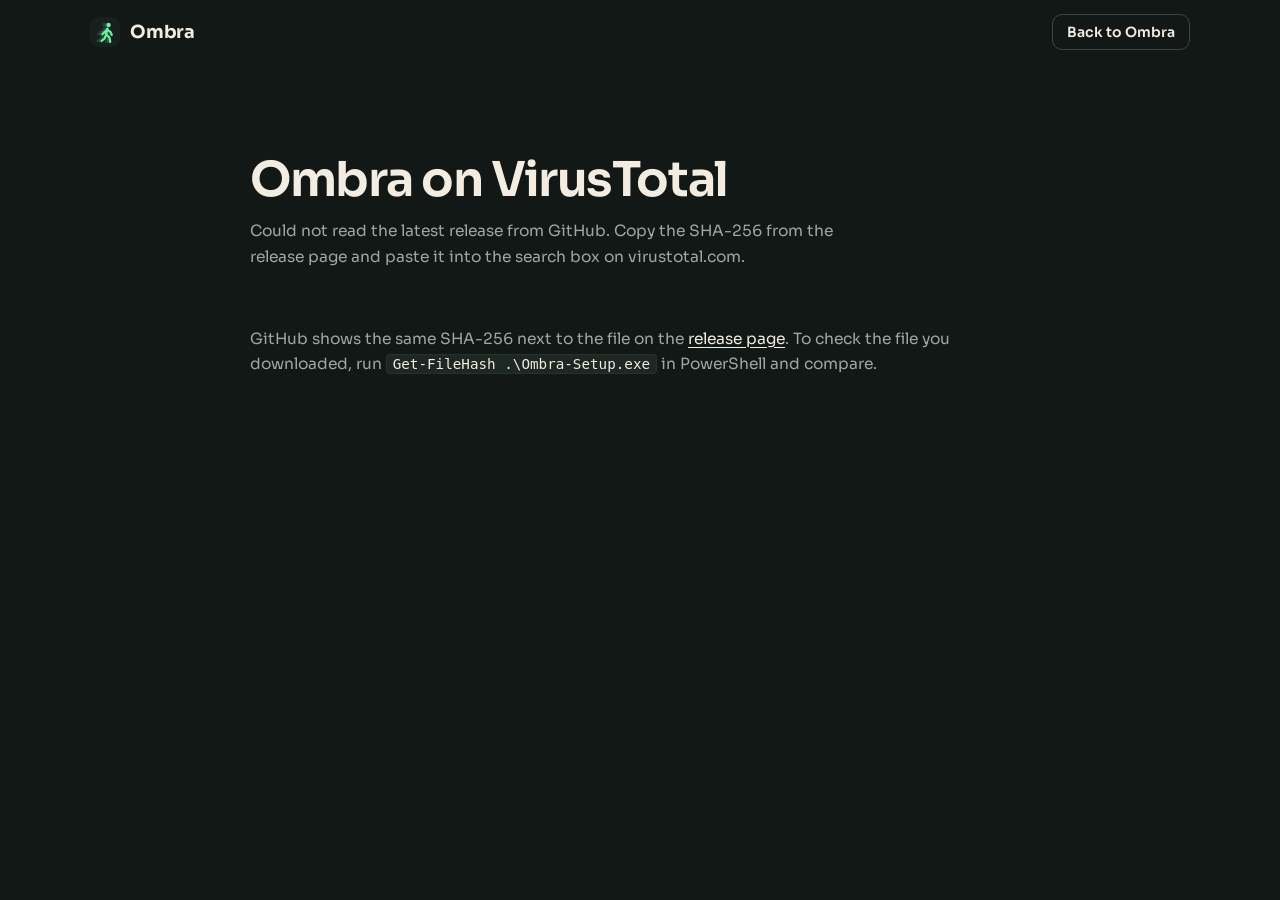
<file: site/vt/index.html>
<!doctype html>
<html lang="en">
<head>
<meta charset="utf-8">
<meta name="viewport" content="width=device-width, initial-scale=1">
<meta name="color-scheme" content="dark">
<meta name="theme-color" content="#121816">
<meta name="robots" content="noindex">
<title>Ombra on VirusTotal</title>
<link rel="icon" href="../assets/logo.svg" type="image/svg+xml">
<link rel="preload" href="../assets/fonts/sora.woff2" as="font" type="font/woff2" crossorigin>
<link rel="stylesheet" href="../style.css?v=4">
</head>
<body class="doc-page">
<header class="nav" id="top">
  <div class="wrap nav-in">
    <a class="brand" href="../" aria-label="Ombra, home">
      <img src="../assets/logo.svg" alt="" width="30" height="30">
      <span>Ombra</span>
    </a>
    <div class="nav-actions">
      <a class="btn btn-quiet btn-sm" href="../">Back to Ombra</a>
    </div>
  </div>
</header>

<main id="main" class="section">
  <div class="wrap doc">
    <header class="section-head">
      <h1 class="doc-title">Ombra on VirusTotal</h1>
      <p id="status">Looking up the latest installer on GitHub and opening its VirusTotal report.</p>
    </header>
    <p id="hash" hidden>SHA-256 of <code>Ombra-Setup.exe</code> <span id="ver"></span>:<br><code id="sha"></code></p>
    <p id="go" hidden><a class="btn btn-primary" id="link" rel="noopener">Open the VirusTotal report</a></p>
    <p>GitHub shows the same SHA-256 next to the file on the <a href="https://github.com/thadoom/ombra/releases/latest">release page</a>. To check the file you downloaded, run <code>Get-FileHash .\Ombra-Setup.exe</code> in PowerShell and compare.</p>
    <noscript><p>This page needs JavaScript to find the latest installer. Without it, copy the SHA-256 from the release page and paste it into the search box on virustotal.com.</p></noscript>
  </div>
</main>

<script>
// The report is per file, so the link is built from the hash GitHub publishes for the latest installer.
fetch("https://api.github.com/repos/thadoom/ombra/releases/latest", { headers: { Accept: "application/vnd.github+json" } })
  .then(function (r) { if (!r.ok) throw 0; return r.json(); })
  .then(function (rel) {
    var a = (rel.assets || []).filter(function (x) { return x.name === "Ombra-Setup.exe"; })[0];
    var m = a && /^sha256:([0-9a-f]{64})$/.exec(a.digest || "");
    if (!m) throw 0;
    var url = "https://www.virustotal.com/gui/file/" + m[1];
    document.getElementById("ver").textContent = String(rel.tag_name || "").replace(/^v/, "");
    document.getElementById("sha").textContent = m[1];
    document.getElementById("link").href = url;
    document.getElementById("hash").hidden = false;
    document.getElementById("go").hidden = false;
    location.replace(url);
  })
  .catch(function () {
    document.getElementById("status").textContent = "Could not read the latest release from GitHub. Copy the SHA-256 from the release page and paste it into the search box on virustotal.com.";
  });
</script>
</body>
</html>
</file>
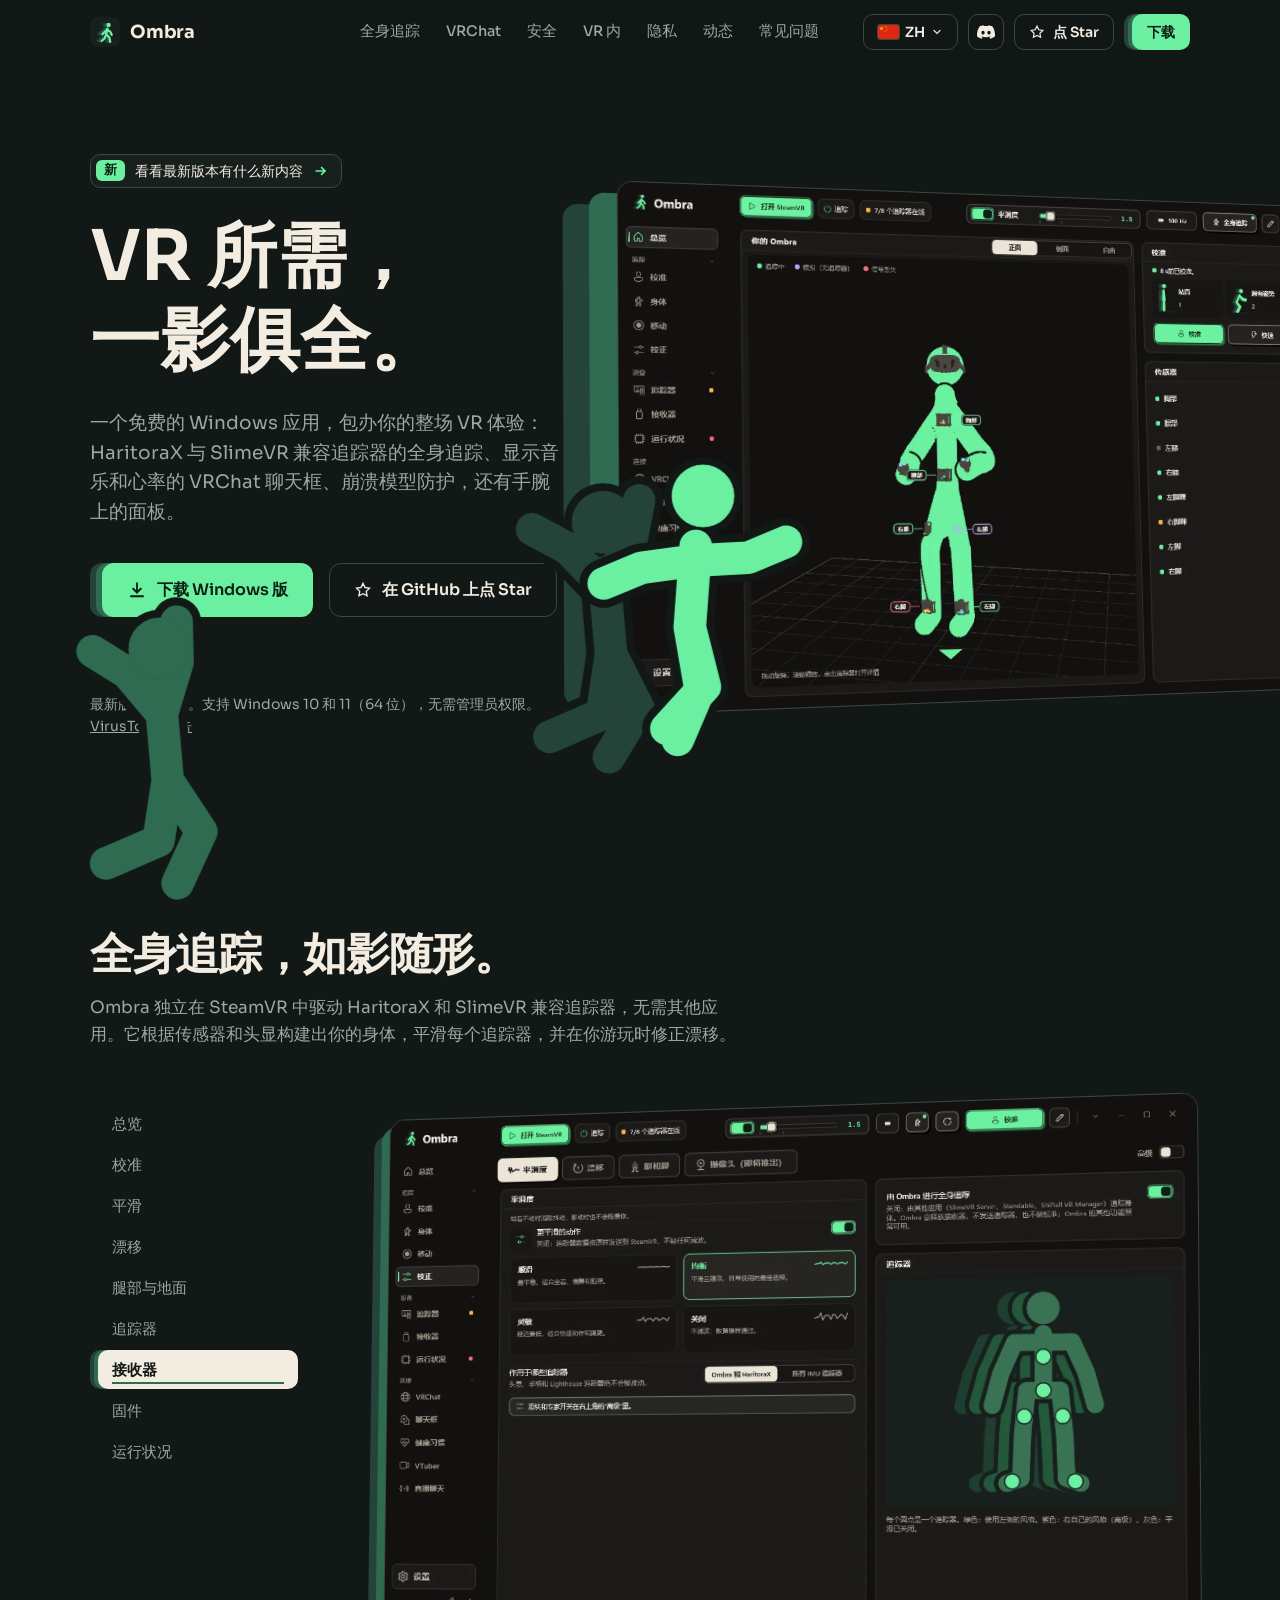
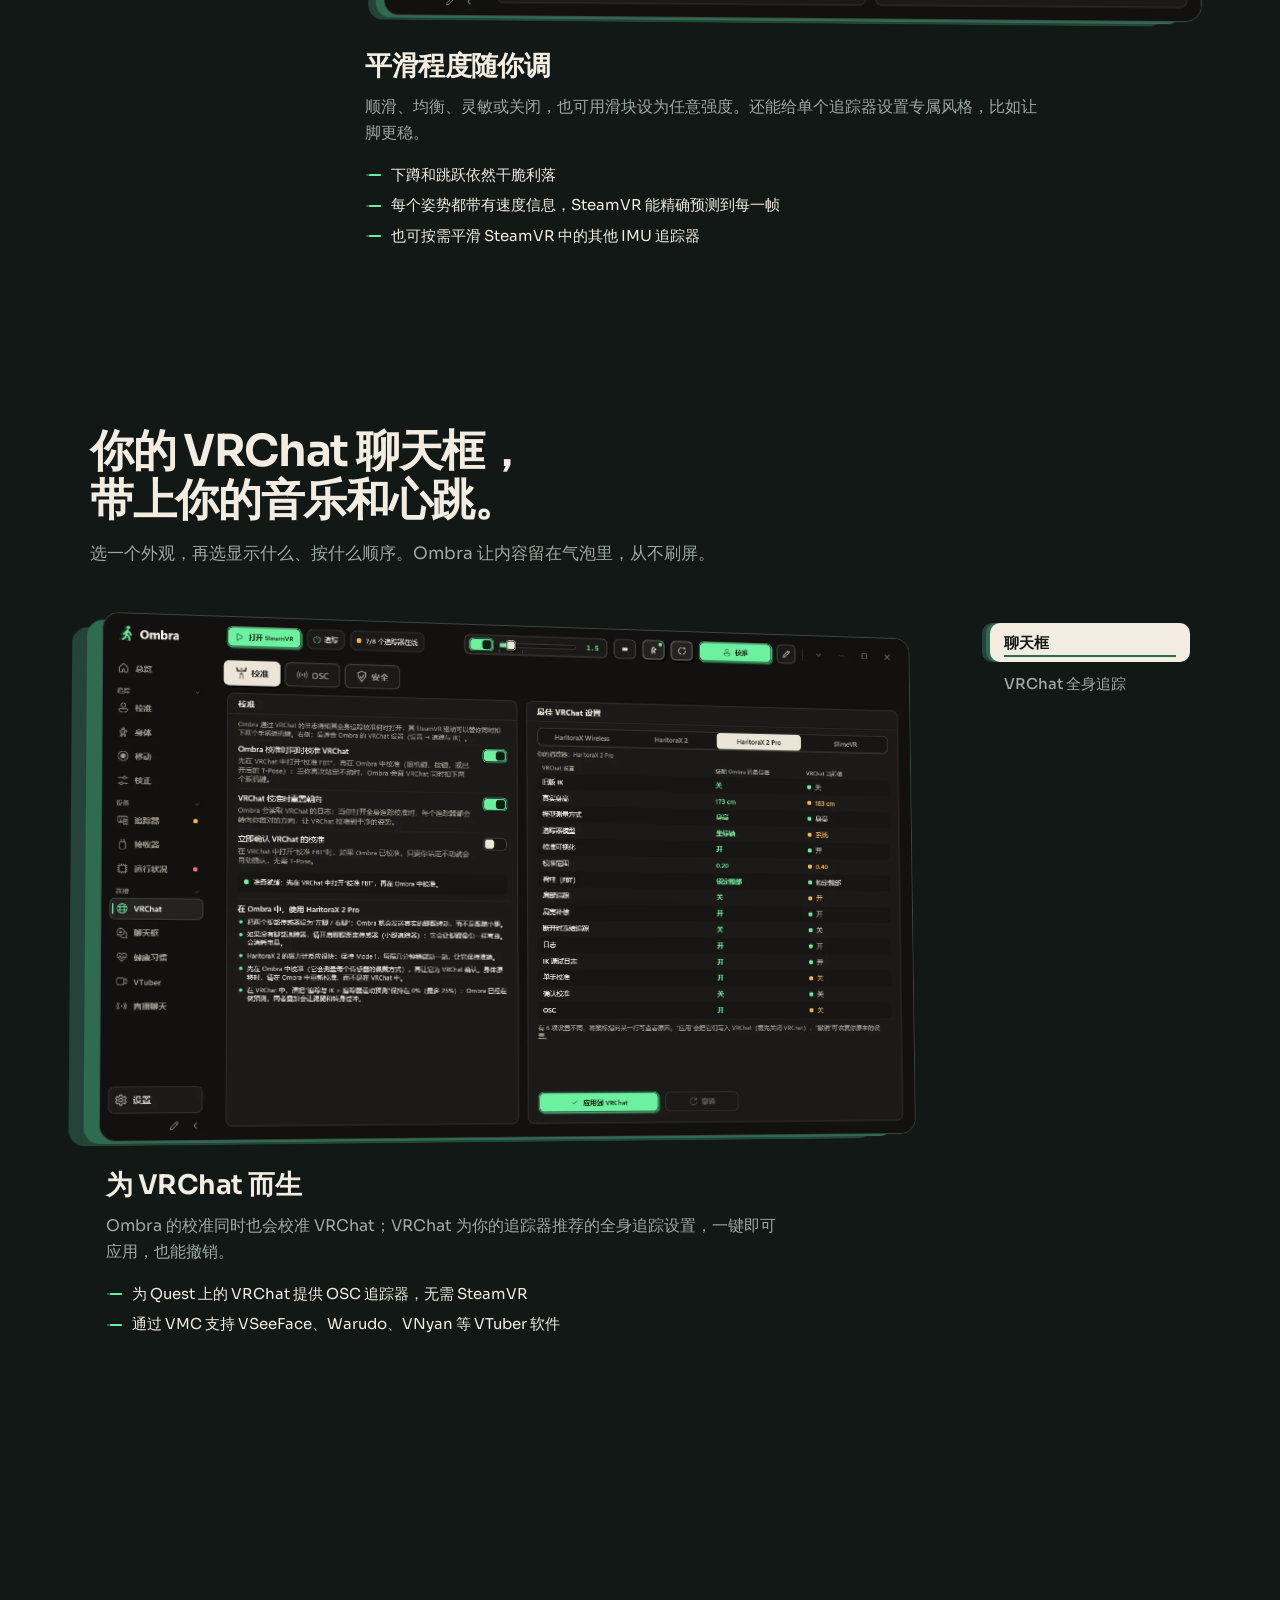
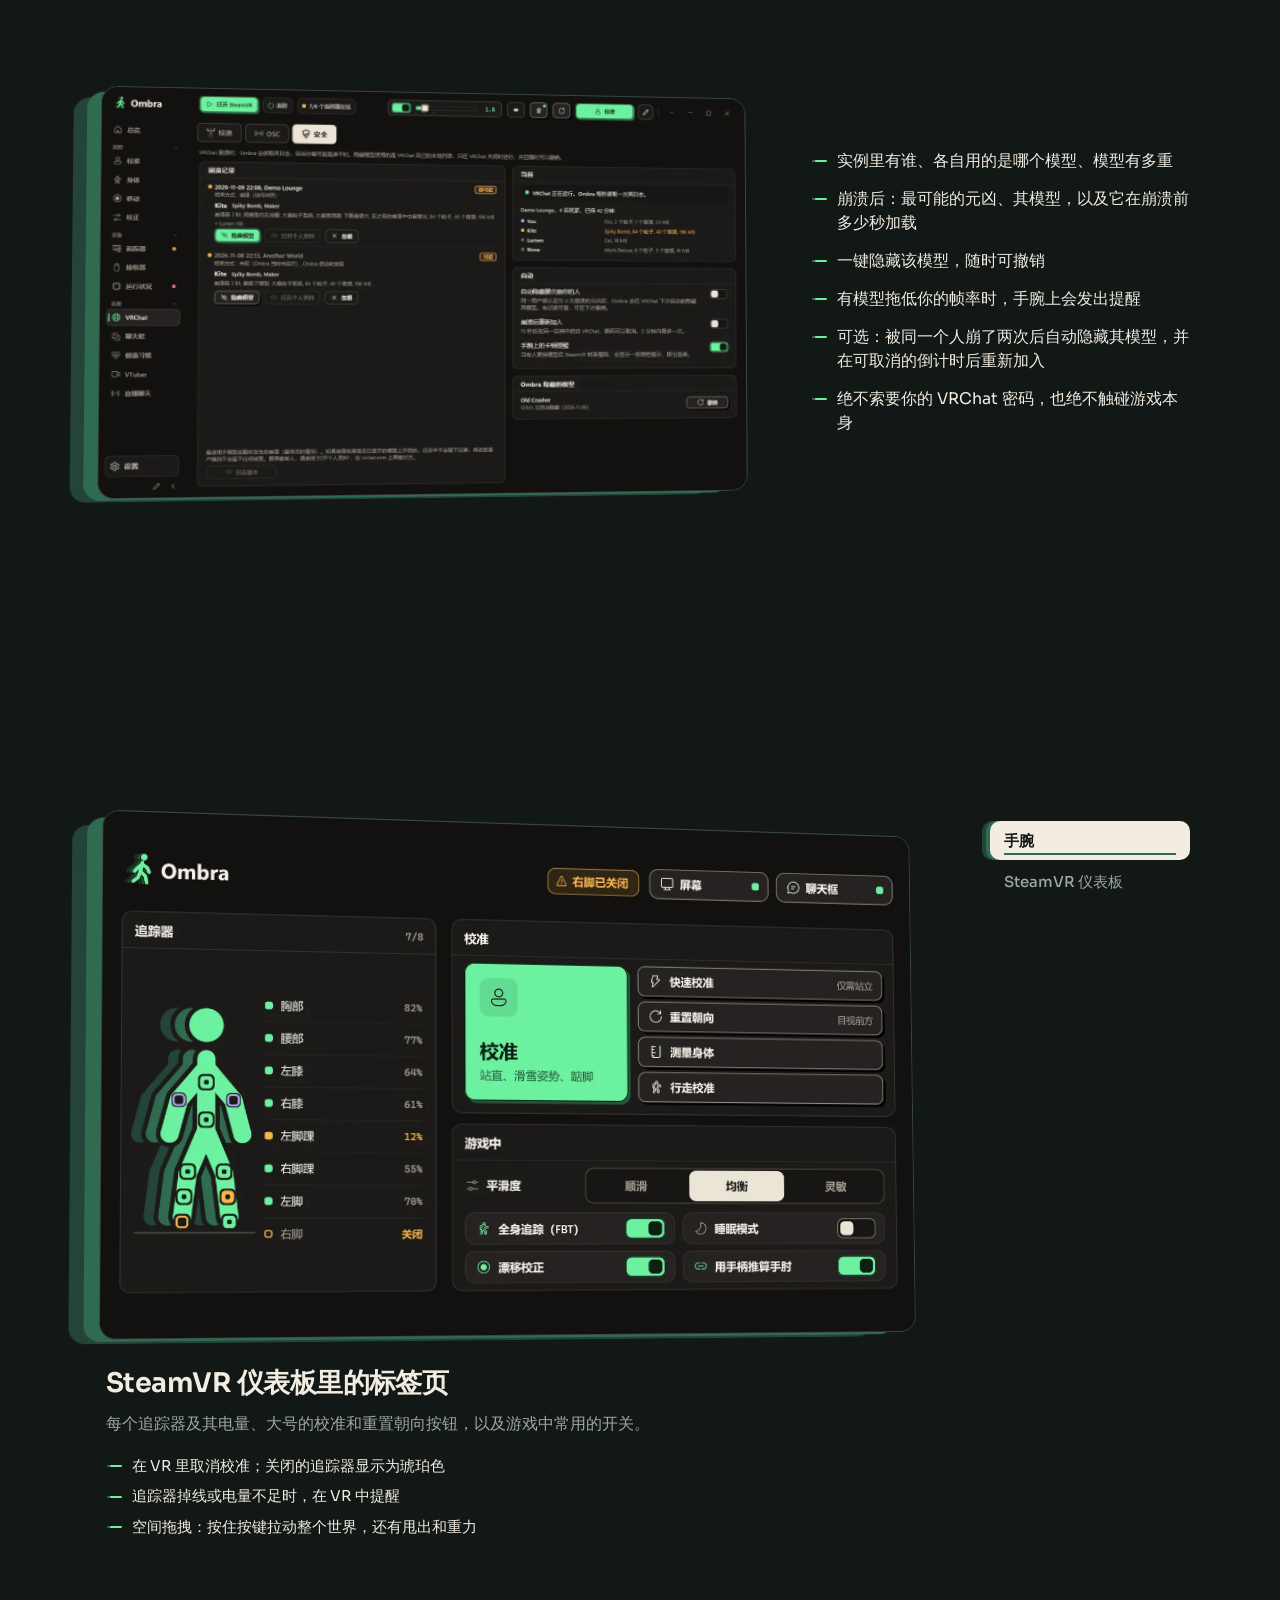
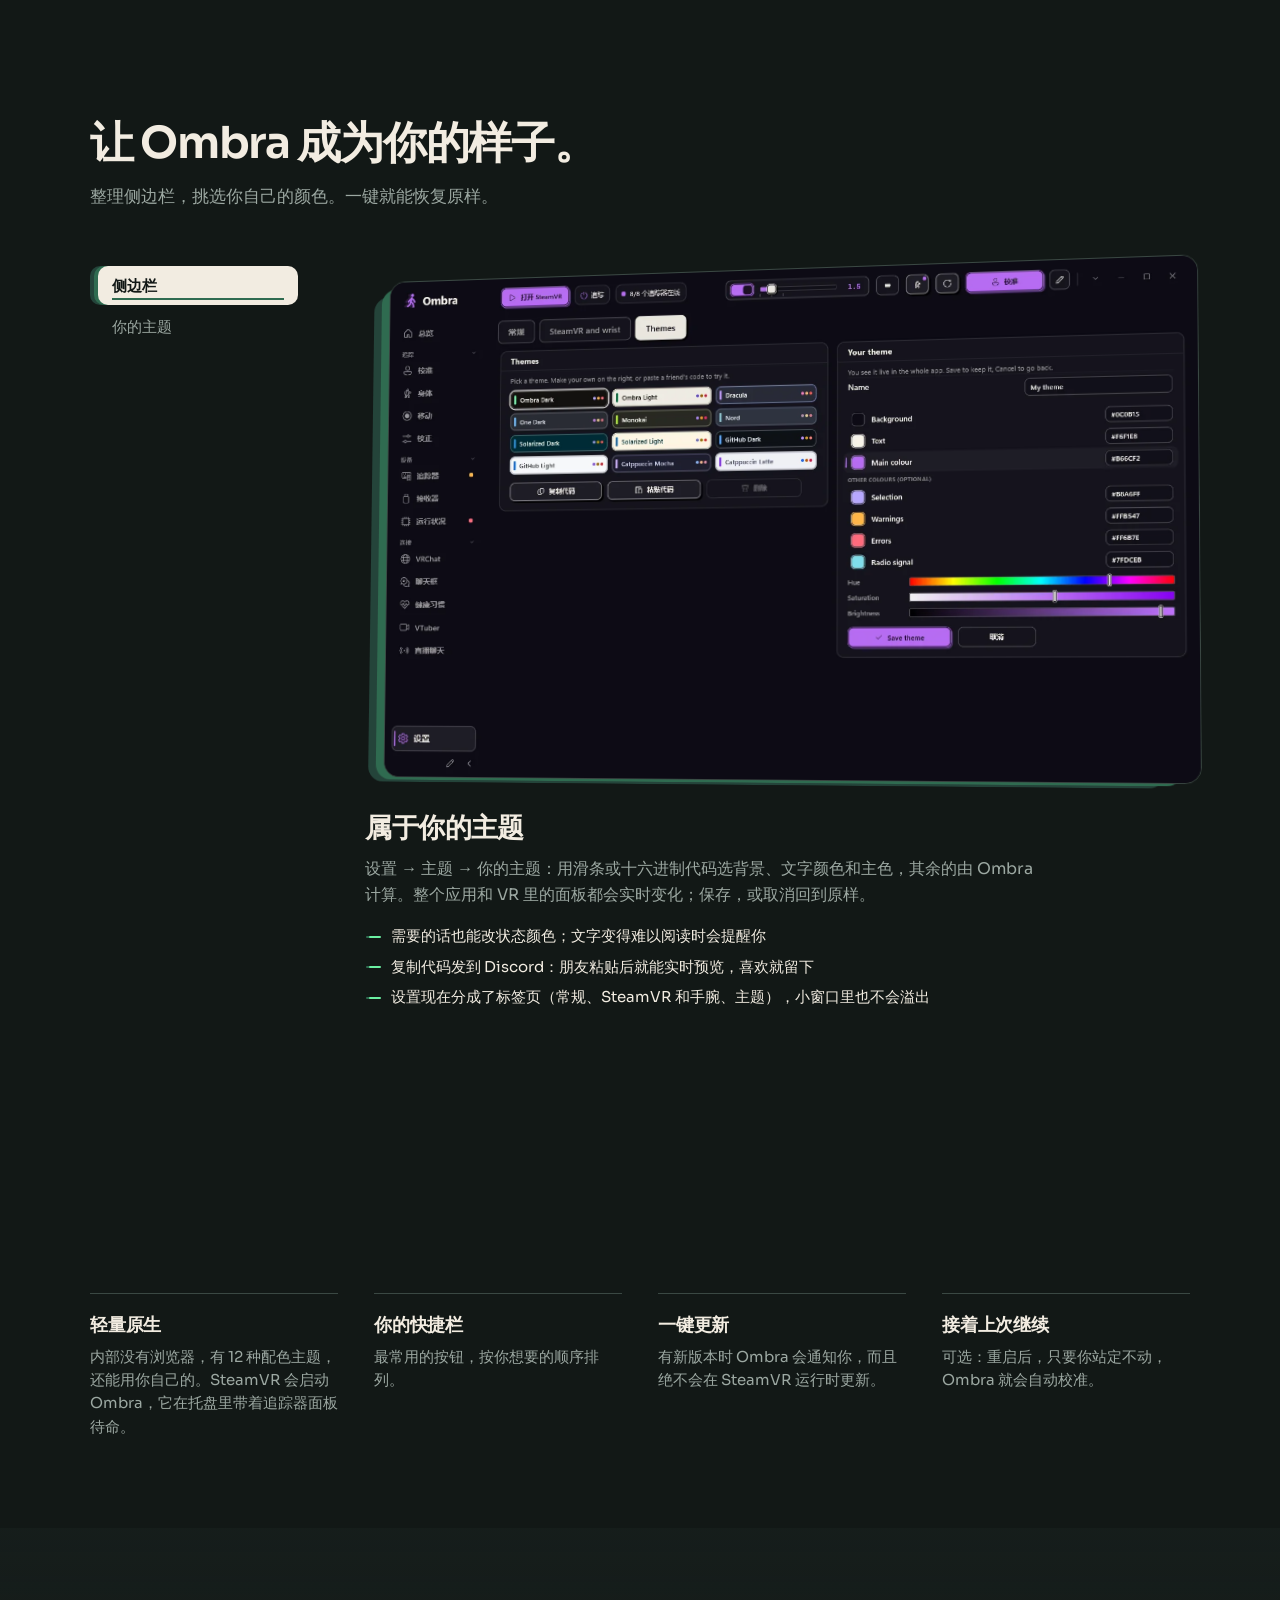
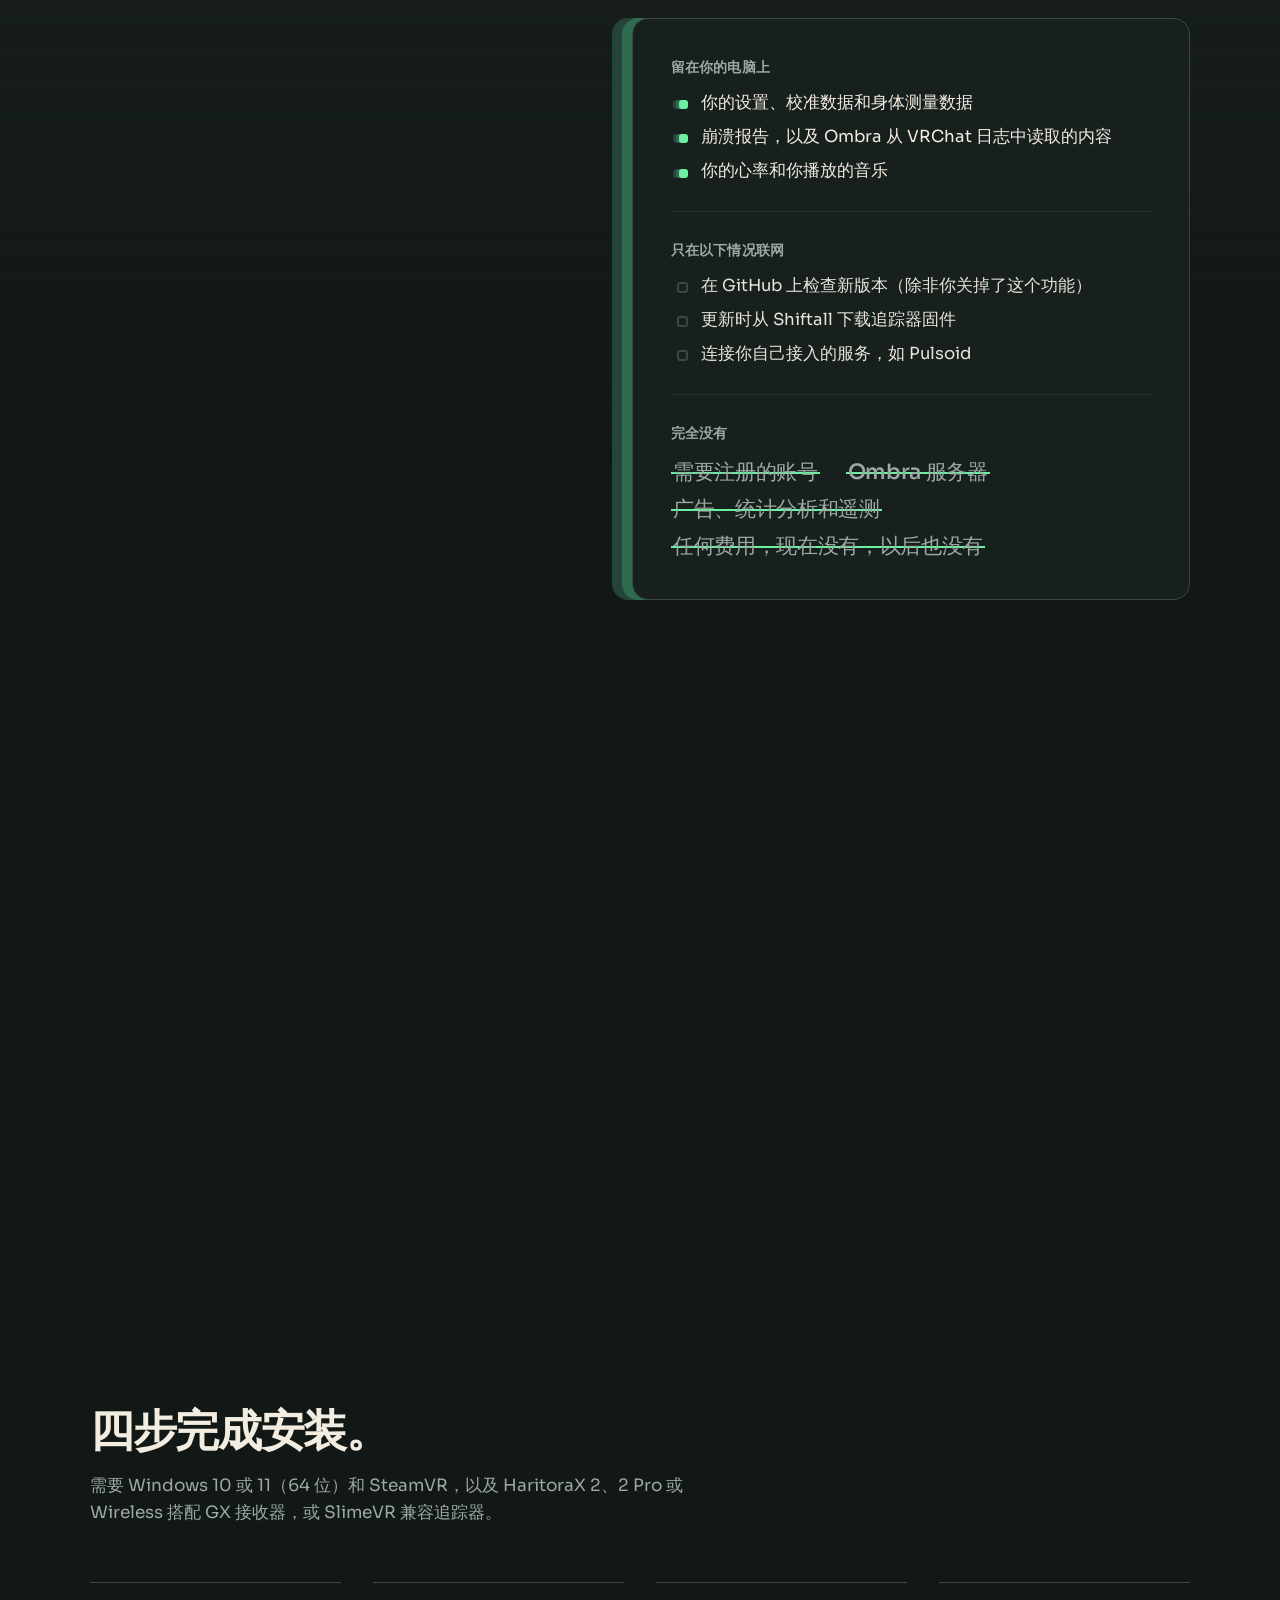
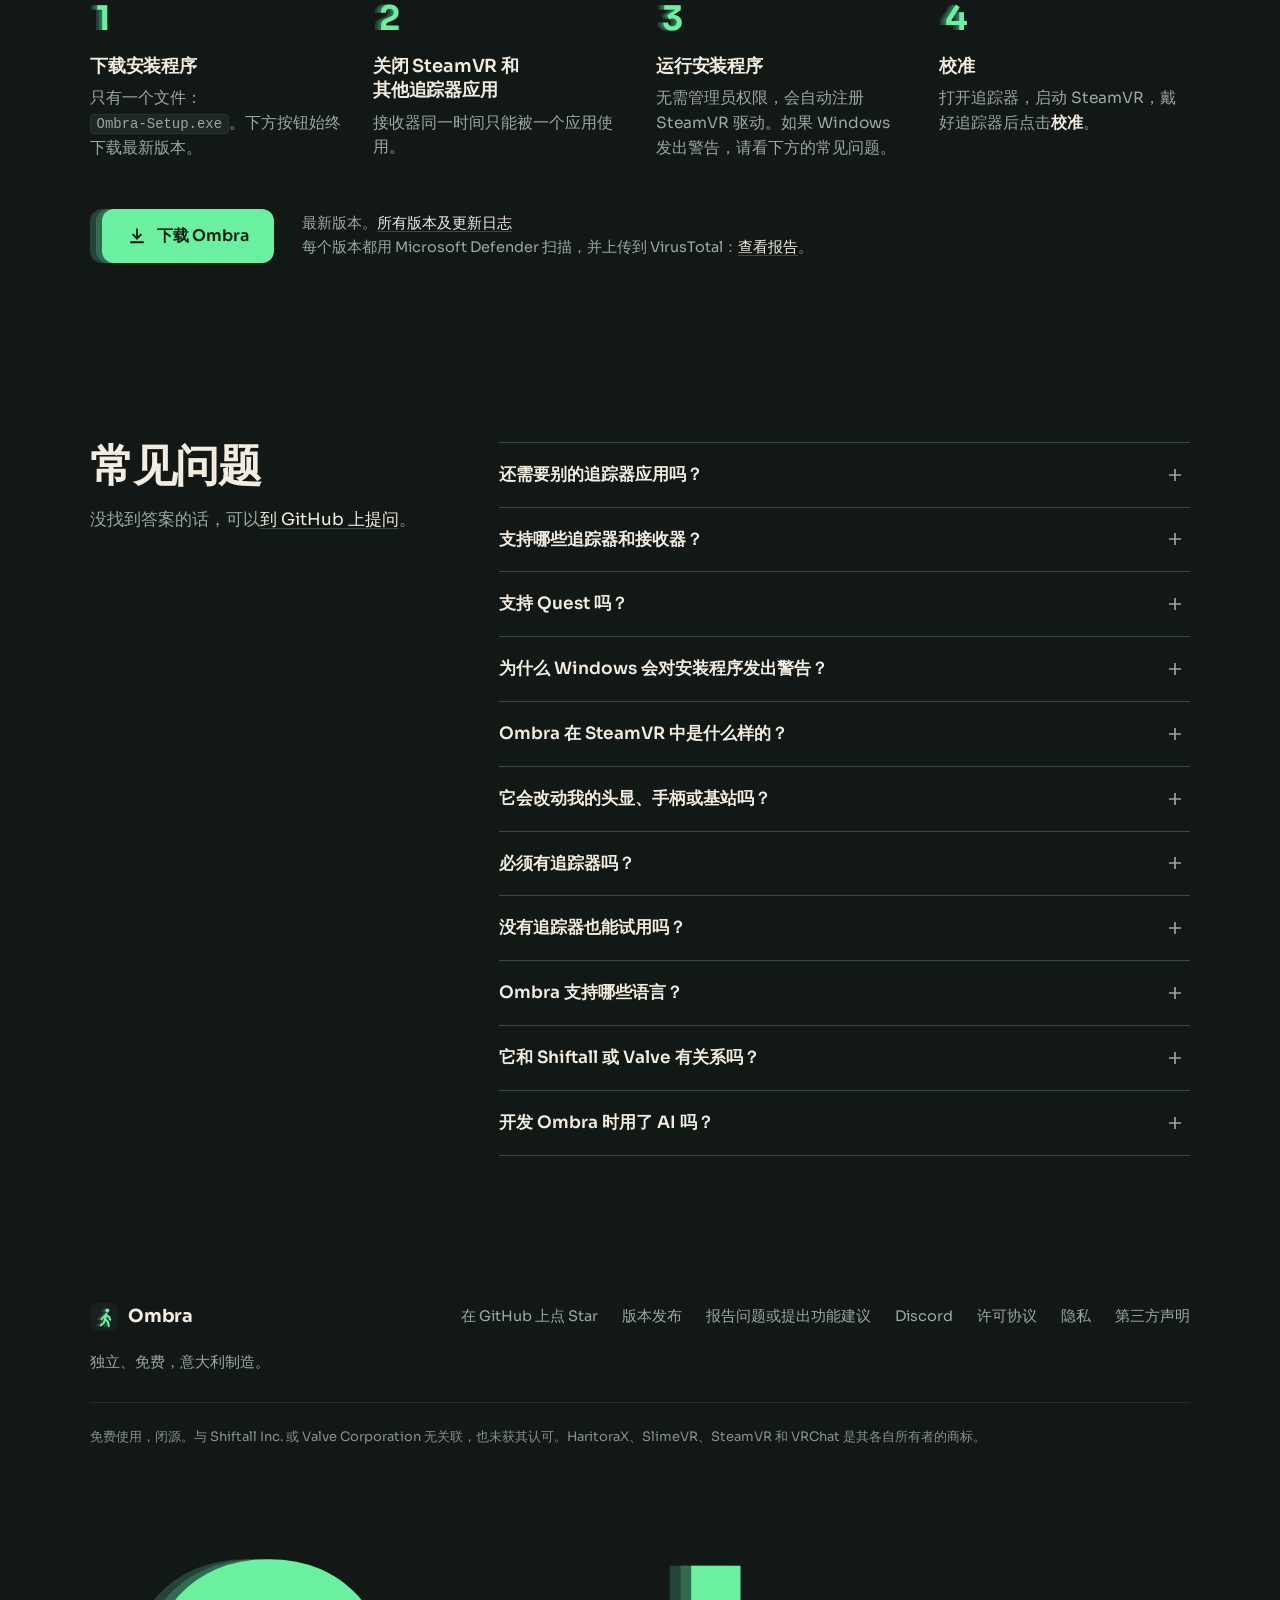
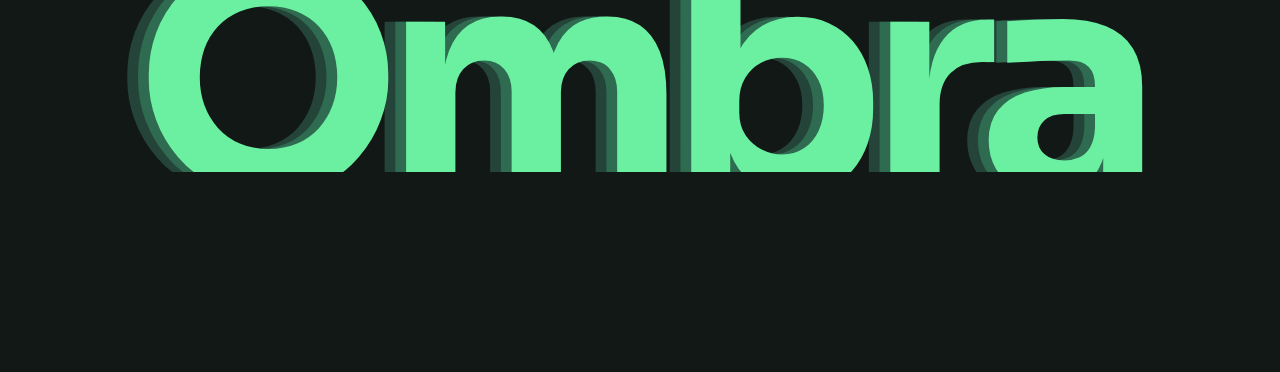
<file: site/zh/index.html>
<!DOCTYPE html>
<!-- Template: texts live in site/i18n/<lang>.json; build with python tools/make_site.py.
     The page is one story: what Ombra is (hero), the things it does (chapters, each with its
     own screenshots), the small things, the privacy promise, install, the questions left. Nothing is
     said twice. -->
<html lang="zh-Hans" data-t-menu-open="打开菜单" data-t-menu-close="关闭菜单" data-t-version="版本 {v}">
<head>
<meta charset="utf-8">
<meta name="viewport" content="width=device-width, initial-scale=1">
<meta name="color-scheme" content="dark">
<meta name="theme-color" content="#121816">
<title>Ombra：免费的 SteamVR 全身追踪与 VRChat 工具</title>
<meta name="description" content="免费 Windows 应用，支持 HaritoraX 和 SlimeVR 追踪器：SteamVR 全身追踪（FBT）、带心率显示的 VRChat 聊天框，以及防崩溃模型保护。无需账号。">
<meta name="robots" content="index, follow, max-image-preview:large">
<link rel="canonical" href="https://thadoom.github.io/ombra/zh/">
<link rel="alternate" hreflang="en" href="https://thadoom.github.io/ombra/">
<link rel="alternate" hreflang="it" href="https://thadoom.github.io/ombra/it/">
<link rel="alternate" hreflang="de" href="https://thadoom.github.io/ombra/de/">
<link rel="alternate" hreflang="fr" href="https://thadoom.github.io/ombra/fr/">
<link rel="alternate" hreflang="es" href="https://thadoom.github.io/ombra/es/">
<link rel="alternate" hreflang="pt-BR" href="https://thadoom.github.io/ombra/pt/">
<link rel="alternate" hreflang="ja" href="https://thadoom.github.io/ombra/ja/">
<link rel="alternate" hreflang="ko" href="https://thadoom.github.io/ombra/ko/">
<link rel="alternate" hreflang="zh-Hans" href="https://thadoom.github.io/ombra/zh/">
<link rel="alternate" hreflang="ru" href="https://thadoom.github.io/ombra/ru/">
<link rel="alternate" hreflang="x-default" href="https://thadoom.github.io/ombra/">
<meta property="og:type" content="website">
<meta property="og:site_name" content="Ombra">
<meta property="og:title" content="Ombra：VR 所需，一影俱全">
<meta property="og:description" content="全身追踪、VRChat 聊天框、防崩溃保护和 VR 面板，一个应用全搞定。Windows 版免费，无需账号，数据只留在你的电脑上。">
<meta property="og:url" content="https://thadoom.github.io/ombra/zh/">
<meta property="og:locale" content="zh_CN">
<meta property="og:locale:alternate" content="en_US">
<meta property="og:locale:alternate" content="it_IT">
<meta property="og:locale:alternate" content="de_DE">
<meta property="og:locale:alternate" content="fr_FR">
<meta property="og:locale:alternate" content="es_ES">
<meta property="og:locale:alternate" content="pt_BR">
<meta property="og:locale:alternate" content="ja_JP">
<meta property="og:locale:alternate" content="ko_KR">
<meta property="og:locale:alternate" content="ru_RU">
<meta property="og:image" content="https://thadoom.github.io/ombra/assets/og.png?v=4">
<meta property="og:image:width" content="1200">
<meta property="og:image:height" content="630">
<meta property="og:image:alt" content="Ombra：VR 所需，一影俱全">
<meta name="twitter:card" content="summary_large_image">
<meta name="twitter:image" content="https://thadoom.github.io/ombra/assets/og.png?v=4">
<link rel="icon" href="../assets/logo.svg" type="image/svg+xml">
<link rel="icon" href="../assets/favicon-32.png" type="image/png" sizes="32x32">
<link rel="apple-touch-icon" href="../assets/apple-touch-icon.png">
<link rel="preload" href="../assets/fonts/sora.woff2" as="font" type="font/woff2" crossorigin>
<link rel="preconnect" href="https://api.github.com" crossorigin>
<link rel="stylesheet" href="../style.css?v=22">
<script>
  // entrance animations hide content until main.js plays them; if it never does, show everything
  document.documentElement.classList.add("js");
  setTimeout(function () { var h = document.documentElement; if (!h.classList.contains("loaded")) h.classList.remove("js"); }, 3000);
</script>
<script type="application/ld+json">{"@context":"https://schema.org","@type":"SoftwareApplication","name":"Ombra","operatingSystem":"Windows 10, Windows 11","applicationCategory":"UtilitiesApplication","description":"免费 Windows 应用，支持 HaritoraX 和 SlimeVR 追踪器：SteamVR 全身追踪（FBT）、带心率显示的 VRChat 聊天框，以及防崩溃模型保护。无需账号。","inLanguage":"zh-Hans","featureList":["全身追踪，如影随形。","实时查看你的身体","三个姿势完成校准","平滑程度随你调","漂移，边玩边处理","腿、脚与地面","每个追踪器，细节尽览","接收器与无线信道","固件，同一窗口搞定","是无线信号的问题，还是电脑的问题？","你的 VRChat 聊天框，带上你的音乐和心跳。","专属于你的聊天框","为 VRChat 而生","崩溃之后，Ombra 告诉你是谁干的。","全程不用摘头显。","手腕上的控制中心","SteamVR 仪表板里的标签页","让 Ombra 成为你的样子。","属于你的侧边栏","属于你的主题","还有这些小细节。","轻量原生","你的快捷栏","一键更新","接着上次继续"],"downloadUrl":"https://github.com/thadoom/ombra/releases/latest/download/Ombra-Setup.exe","offers":{"@type":"Offer","price":"0","priceCurrency":"USD"},"screenshot":["https://thadoom.github.io/ombra/assets/screens/home.zh.webp","https://thadoom.github.io/ombra/assets/screens/calib.zh.webp","https://thadoom.github.io/ombra/assets/screens/tuning.zh.webp","https://thadoom.github.io/ombra/assets/screens/tuning-drift.zh.webp","https://thadoom.github.io/ombra/assets/screens/tuning-body.zh.webp","https://thadoom.github.io/ombra/assets/screens/trackers.zh.webp","https://thadoom.github.io/ombra/assets/screens/dongles.zh.webp","https://thadoom.github.io/ombra/assets/screens/firmware.zh.webp","https://thadoom.github.io/ombra/assets/screens/health.zh.webp","https://thadoom.github.io/ombra/assets/screens/chatbox.zh.webp","https://thadoom.github.io/ombra/assets/screens/vrchat.zh.webp","https://thadoom.github.io/ombra/assets/screens/safety.zh.webp","https://thadoom.github.io/ombra/assets/screens/wrist.zh.webp","https://thadoom.github.io/ombra/assets/screens/dashboard.zh.webp","https://thadoom.github.io/ombra/assets/screens/sidebar.zh.webp","https://thadoom.github.io/ombra/assets/screens/themes.zh.webp"],"image":"https://thadoom.github.io/ombra/assets/og.png","isAccessibleForFree":true,"author":{"@type":"Person","name":"thadoom","url":"https://github.com/thadoom"},"license":"https://thadoom.github.io/ombra/legal.html#license","url":"https://thadoom.github.io/ombra/zh/"}</script>
<script type="application/ld+json">{"@context":"https://schema.org","@type":"FAQPage","inLanguage":"zh-Hans","mainEntity":[{"@type":"Question","name":"还需要别的追踪器应用吗？","acceptedAnswer":{"@type":"Answer","text":"不需要。Ombra 自己读取接收器、配对追踪器，并使用 Shiftall 原厂文件更新固件。Ombra 运行时请关闭其他追踪器应用。"}},{"@type":"Question","name":"支持哪些追踪器和接收器？","acceptedAnswer":{"@type":"Answer","text":"通过 GX2 或 GX6 接收器连接的 HaritoraX 2、2 Pro 和 Wireless，以及通过 Wi-Fi 或 USB 接收器连接的 SlimeVR 兼容追踪器，例如 Butterfly 和 Smol Slime。Vive 追踪器等基站追踪器可以与 Quest 对齐，Ombra 还能平滑 SteamVR 中已有的其他 IMU 追踪器。不支持 HaritoraX 1（有线版）。"}},{"@type":"Question","name":"支持 Quest 吗？","acceptedAnswer":{"@type":"Answer","text":"支持。搭配电脑时通过 SteamVR 使用，有线或无线串流都可以。如果 VRChat 直接在 Quest 上运行，Ombra 会从电脑通过 OSC 发送你的身体动作，无需 SteamVR。"}},{"@type":"Question","name":"为什么 Windows 会对安装程序发出警告？","acceptedAnswer":{"@type":"Answer","text":"安装程序暂未进行代码签名，所以 SmartScreen 不认识它。点击更多信息，再点击仍要运行即可。安装程序会装到你的用户文件夹，无需管理员权限。"}},{"@type":"Question","name":"Ombra 在 SteamVR 中是什么样的？","acceptedAnswer":{"@type":"Answer","text":"安装程序会安装 Ombra 自己的 SteamVR 驱动。你的追踪器会出现在 SteamVR 中，角色已经设好（腰部、胸部、膝盖、脚部、手肘），SteamVR 还会自动为你启动 Ombra。"}},{"@type":"Question","name":"它会改动我的头显、手柄或基站吗？","acceptedAnswer":{"@type":"Answer","text":"不会。Lighthouse 设备、头显和手柄绝不会被修改。驱动只会创建 Ombra 的虚拟追踪器，并且仅在你开启该选项时，才会平滑其他 IMU 追踪器。"}},{"@type":"Question","name":"必须有追踪器吗？","acceptedAnswer":{"@type":"Answer","text":"不需要。很多人只用 Ombra 的聊天框、VRChat 工具和由头显推算的身体。安装时选择没有追踪器，Ombra 就不会再要求接收器。"}},{"@type":"Question","name":"没有追踪器也能试用吗？","acceptedAnswer":{"@type":"Answer","text":"可以。运行 Ombra.exe --demo，即可在一个 GX2 和一个 GX6 上看到八个演示追踪器。演示模式绝不会触碰 COM 端口、蓝牙、SteamVR 或你的设置。"}},{"@type":"Question","name":"Ombra 支持哪些语言？","acceptedAnswer":{"@type":"Answer","text":"应用和本网站支持英语、意大利语、德语、法语、西班牙语、巴西葡萄牙语、日语、韩语、简体中文和俄语。Ombra 会跟随你的 Windows 语言，你也可以在设置中更改。"}},{"@type":"Question","name":"它和 Shiftall 或 Valve 有关系吗？","acceptedAnswer":{"@type":"Answer","text":"没有。Ombra 是独立项目，可免费下载和使用。源代码未公开；你可以在 GitHub 上提出功能、扩展和翻译建议。"}},{"@type":"Question","name":"开发 Ombra 时用了 AI 吗？","acceptedAnswer":{"@type":"Answer","text":"用了。Ombra 由一位开发者借助 AI 工具（主要是 Anthropic 的 Claude）制作，用于调研、编写代码、测试和翻译。Ombra 做什么由开发者决定，每个版本都由开发者亲自批准。没有使用 AI 生成图片：截图都是应用的真实画面。在 Ombra 内部，只有可选的语音转聊天框功能使用 AI：Whisper 模型在你的电脑上运行，你的声音不会离开电脑。"}}]}</script>
</head>
<body>
<a class="skip" href="#main">跳到正文</a>

<header class="nav" id="top">
  <div class="nav-bg" aria-hidden="true"></div>
  <div class="wrap nav-in">
    <a class="brand" href="#top" aria-label="Ombra，返回顶部"><img src="../assets/logo.svg" alt="" width="30" height="30"><span>Ombra</span></a>
    <nav aria-label="主导航">
      <ul class="nav-links">
        <li><a href="#tracking">全身追踪</a></li>
        <li><a href="#vrchat">VRChat</a></li>
        <li><a href="#safety">安全</a></li>
        <li><a href="#in-vr">VR 内</a></li>
        <li><a href="#privacy">隐私</a></li>
        <li><a href="#news">动态</a></li>
        <li><a href="#faq">常见问题</a></li>
      </ul>
    </nav>
    <div class="nav-actions">
<details class="langs"><summary class="btn btn-quiet btn-sm" aria-label="语言"><svg class="flag" aria-hidden="true" viewBox="0 0 30 20" width="21" height="14"><rect width="30" height="20" fill="#de2910"/><polygon points="5.00,2.00 5.67,4.07 7.85,4.07 6.09,5.35 6.76,7.43 5.00,6.15 3.24,7.43 3.91,5.35 2.15,4.07 4.33,4.07" fill="#ffde00"/><polygon points="10.39,1.08 10.33,1.80 11.00,2.09 10.29,2.25 10.22,2.97 9.85,2.35 9.14,2.52 9.62,1.97 9.25,1.34 9.91,1.63" fill="#ffde00"/><polygon points="12.71,3.29 12.38,3.94 12.89,4.45 12.17,4.34 11.84,4.99 11.73,4.27 11.01,4.16 11.66,3.83 11.55,3.11 12.06,3.62" fill="#ffde00"/><polygon points="12.94,6.66 12.37,7.11 12.62,7.79 12.01,7.38 11.44,7.83 11.64,7.13 11.04,6.72 11.76,6.70 11.97,6.00 12.21,6.68" fill="#ffde00"/><polygon points="10.34,8.06 10.32,8.79 11.00,9.03 10.30,9.24 10.28,9.96 9.87,9.36 9.17,9.56 9.62,8.99 9.21,8.38 9.89,8.63" fill="#ffde00"/></svg><span>ZH</span><svg aria-hidden="true" class="chev" viewBox="0 0 24 24" width="12" height="12"><path d="M6 9l6 6 6-6" fill="none" stroke="currentColor" stroke-width="2.4" stroke-linecap="square" stroke-linejoin="miter"/></svg></summary><ul class="langs-menu"><li><a href="../" hreflang="en" lang="en"><svg class="flag" aria-hidden="true" viewBox="0 0 30 20" width="21" height="14"><rect width="30" height="20" fill="#012169"/><path d="M0 0L30 20M30 0L0 20" stroke="#fff" stroke-width="4"/><path d="M0 0L30 20M30 0L0 20" stroke="#c8102e" stroke-width="1.4"/><path d="M15 0V20M0 10H30" stroke="#fff" stroke-width="6"/><path d="M15 0V20M0 10H30" stroke="#c8102e" stroke-width="3.4"/></svg><span>English</span></a></li><li><a href="../it/" hreflang="it" lang="it"><svg class="flag" aria-hidden="true" viewBox="0 0 30 20" width="21" height="14"><rect x="0.00" y="0" width="10.05" height="20" fill="#009246"/><rect x="10.00" y="0" width="10.05" height="20" fill="#ffffff"/><rect x="20.00" y="0" width="10.05" height="20" fill="#ce2b37"/></svg><span>Italiano</span></a></li><li><a href="../de/" hreflang="de" lang="de"><svg class="flag" aria-hidden="true" viewBox="0 0 30 20" width="21" height="14"><rect x="0" y="0.00" width="30" height="6.72" fill="#000000"/><rect x="0" y="6.67" width="30" height="6.72" fill="#dd0000"/><rect x="0" y="13.33" width="30" height="6.72" fill="#ffce00"/></svg><span>Deutsch</span></a></li><li><a href="../fr/" hreflang="fr" lang="fr"><svg class="flag" aria-hidden="true" viewBox="0 0 30 20" width="21" height="14"><rect x="0.00" y="0" width="10.05" height="20" fill="#0055a4"/><rect x="10.00" y="0" width="10.05" height="20" fill="#ffffff"/><rect x="20.00" y="0" width="10.05" height="20" fill="#ef4135"/></svg><span>Français</span></a></li><li><a href="../es/" hreflang="es" lang="es"><svg class="flag" aria-hidden="true" viewBox="0 0 30 20" width="21" height="14"><rect width="30" height="20" fill="#aa151b"/><rect y="5" width="30" height="10" fill="#f1bf00"/></svg><span>Español</span></a></li><li><a href="../pt/" hreflang="pt-BR" lang="pt-BR"><svg class="flag" aria-hidden="true" viewBox="0 0 30 20" width="21" height="14"><rect width="30" height="20" fill="#009c3b"/><polygon points="15,2.2 27.6,10 15,17.8 2.4,10" fill="#ffdf00"/><circle cx="15" cy="10" r="4.6" fill="#002776"/></svg><span>Português (Brasil)</span></a></li><li><a href="../ja/" hreflang="ja" lang="ja"><svg class="flag" aria-hidden="true" viewBox="0 0 30 20" width="21" height="14"><rect width="30" height="20" fill="#ffffff"/><circle cx="15" cy="10" r="6" fill="#bc002d"/></svg><span>日本語</span></a></li><li><a href="../ko/" hreflang="ko" lang="ko"><svg class="flag" aria-hidden="true" viewBox="0 0 30 20" width="21" height="14"><rect width="30" height="20" fill="#ffffff"/><g transform="rotate(33.7 15 10)"><path d="M10 10a5 5 0 0 1 10 0a2.5 2.5 0 0 1-5 0a2.5 2.5 0 0 0-5 0z" fill="#cd2e3a"/><path d="M20 10a5 5 0 0 1-10 0a2.5 2.5 0 0 1 5 0a2.5 2.5 0 0 0 5 0z" fill="#0047a0"/></g><g fill="#000"><rect x="3.4" y="3.2" width="4.6" height="1"/><rect x="3.4" y="4.8" width="4.6" height="1"/><rect x="22" y="14.2" width="4.6" height="1"/><rect x="22" y="15.8" width="4.6" height="1"/><rect x="22" y="3.2" width="4.6" height="1"/><rect x="3.4" y="15.8" width="4.6" height="1"/></g></svg><span>한국어</span></a></li><li><a href="../zh/" hreflang="zh-Hans" lang="zh-Hans" aria-current="true"><svg class="flag" aria-hidden="true" viewBox="0 0 30 20" width="21" height="14"><rect width="30" height="20" fill="#de2910"/><polygon points="5.00,2.00 5.67,4.07 7.85,4.07 6.09,5.35 6.76,7.43 5.00,6.15 3.24,7.43 3.91,5.35 2.15,4.07 4.33,4.07" fill="#ffde00"/><polygon points="10.39,1.08 10.33,1.80 11.00,2.09 10.29,2.25 10.22,2.97 9.85,2.35 9.14,2.52 9.62,1.97 9.25,1.34 9.91,1.63" fill="#ffde00"/><polygon points="12.71,3.29 12.38,3.94 12.89,4.45 12.17,4.34 11.84,4.99 11.73,4.27 11.01,4.16 11.66,3.83 11.55,3.11 12.06,3.62" fill="#ffde00"/><polygon points="12.94,6.66 12.37,7.11 12.62,7.79 12.01,7.38 11.44,7.83 11.64,7.13 11.04,6.72 11.76,6.70 11.97,6.00 12.21,6.68" fill="#ffde00"/><polygon points="10.34,8.06 10.32,8.79 11.00,9.03 10.30,9.24 10.28,9.96 9.87,9.36 9.17,9.56 9.62,8.99 9.21,8.38 9.89,8.63" fill="#ffde00"/></svg><span>简体中文</span></a></li><li><a href="../ru/" hreflang="ru" lang="ru"><svg class="flag" aria-hidden="true" viewBox="0 0 30 20" width="21" height="14"><rect x="0" y="0.00" width="30" height="6.72" fill="#ffffff"/><rect x="0" y="6.67" width="30" height="6.72" fill="#0039a6"/><rect x="0" y="13.33" width="30" height="6.72" fill="#d52b1e"/></svg><span>Русский</span></a></li></ul></details>
      <a class="btn btn-quiet btn-sm btn-icon nav-discord" href="https://discord.gg/vFejerFCWA" target="_blank" rel="noopener" aria-label="Discord 上的 Ombra" title="Discord"><svg class="i-discord" aria-hidden="true" viewBox="0 0 24 24" width="18" height="18"><path fill="currentColor" d="M20.32 4.37a19.8 19.8 0 0 0-4.89-1.52.07.07 0 0 0-.08.04c-.21.37-.44.86-.6 1.25a18.3 18.3 0 0 0-5.49 0 12.6 12.6 0 0 0-.62-1.25.08.08 0 0 0-.08-.04 19.7 19.7 0 0 0-4.88 1.52.07.07 0 0 0-.03.03C.53 9.05-.32 13.58.1 18.06a.08.08 0 0 0 .03.05 19.9 19.9 0 0 0 5.99 3.03.08.08 0 0 0 .09-.03c.46-.63.87-1.3 1.22-1.99a.08.08 0 0 0-.04-.1 13.1 13.1 0 0 1-1.87-.9.08.08 0 0 1 0-.12l.37-.3a.07.07 0 0 1 .08 0c3.93 1.8 8.18 1.8 12.06 0a.07.07 0 0 1 .08 0l.37.3a.08.08 0 0 1 0 .12c-.6.35-1.22.65-1.87.9a.08.08 0 0 0-.04.1c.36.7.77 1.36 1.22 1.99a.08.08 0 0 0 .09.03 19.8 19.8 0 0 0 6-3.03.08.08 0 0 0 .03-.05c.5-5.18-.84-9.68-3.55-13.66a.06.06 0 0 0-.03-.03ZM8.02 15.33c-1.18 0-2.16-1.08-2.16-2.42 0-1.33.96-2.42 2.16-2.42 1.21 0 2.18 1.1 2.16 2.42 0 1.34-.96 2.42-2.16 2.42Zm7.97 0c-1.18 0-2.15-1.08-2.15-2.42 0-1.33.95-2.42 2.15-2.42 1.21 0 2.18 1.1 2.16 2.42 0 1.34-.95 2.42-2.16 2.42Z"/></svg></a>
      <a class="btn btn-quiet btn-sm js-star" href="https://github.com/thadoom/ombra" target="_blank" rel="noopener">
        <svg class="i-star" aria-hidden="true" viewBox="0 0 24 24" width="16" height="16"><path d="m12 3.2 2.7 5.5 6 .9-4.35 4.25 1.03 6-5.38-2.83-5.38 2.83 1.03-6L3.3 9.6l6-.9Z"/></svg>
        点 Star<span class="count" hidden></span>
      </a>
      <a class="btn btn-primary btn-sm js-download" href="https://github.com/thadoom/ombra/releases/latest/download/Ombra-Setup.exe" download>下载</a>
    </div>
    <button class="nav-toggle" type="button" aria-expanded="false" aria-controls="mobile-menu" aria-label="打开菜单"><span></span><span></span></button>
  </div>
  <div class="mobile-menu" id="mobile-menu" hidden>
    <a href="#tracking">全身追踪</a>
    <a href="#vrchat">VRChat</a>
    <a href="#safety">安全</a>
    <a href="#in-vr">VR 内</a>
    <a href="#privacy">隐私</a>
    <a href="#news">动态</a>
    <a href="#install">安装</a>
    <a href="#faq">常见问题</a>
    <a class="js-star" href="https://github.com/thadoom/ombra" target="_blank" rel="noopener">在 GitHub 上点 Star</a>
    <a class="m-discord" href="https://discord.gg/vFejerFCWA" target="_blank" rel="noopener"><svg class="i-discord" aria-hidden="true" viewBox="0 0 24 24" width="18" height="18"><path fill="currentColor" d="M20.32 4.37a19.8 19.8 0 0 0-4.89-1.52.07.07 0 0 0-.08.04c-.21.37-.44.86-.6 1.25a18.3 18.3 0 0 0-5.49 0 12.6 12.6 0 0 0-.62-1.25.08.08 0 0 0-.08-.04 19.7 19.7 0 0 0-4.88 1.52.07.07 0 0 0-.03.03C.53 9.05-.32 13.58.1 18.06a.08.08 0 0 0 .03.05 19.9 19.9 0 0 0 5.99 3.03.08.08 0 0 0 .09-.03c.46-.63.87-1.3 1.22-1.99a.08.08 0 0 0-.04-.1 13.1 13.1 0 0 1-1.87-.9.08.08 0 0 1 0-.12l.37-.3a.07.07 0 0 1 .08 0c3.93 1.8 8.18 1.8 12.06 0a.07.07 0 0 1 .08 0l.37.3a.08.08 0 0 1 0 .12c-.6.35-1.22.65-1.87.9a.08.08 0 0 0-.04.1c.36.7.77 1.36 1.22 1.99a.08.08 0 0 0 .09.03 19.8 19.8 0 0 0 6-3.03.08.08 0 0 0 .03-.05c.5-5.18-.84-9.68-3.55-13.66a.06.06 0 0 0-.03-.03ZM8.02 15.33c-1.18 0-2.16-1.08-2.16-2.42 0-1.33.96-2.42 2.16-2.42 1.21 0 2.18 1.1 2.16 2.42 0 1.34-.96 2.42-2.16 2.42Zm7.97 0c-1.18 0-2.15-1.08-2.15-2.42 0-1.33.95-2.42 2.15-2.42 1.21 0 2.18 1.1 2.16 2.42 0 1.34-.95 2.42-2.16 2.42Z"/></svg>加入 Discord</a>
    <div class="langs-mobile"><a href="../" hreflang="en" lang="en"><svg class="flag" aria-hidden="true" viewBox="0 0 30 20" width="21" height="14"><rect width="30" height="20" fill="#012169"/><path d="M0 0L30 20M30 0L0 20" stroke="#fff" stroke-width="4"/><path d="M0 0L30 20M30 0L0 20" stroke="#c8102e" stroke-width="1.4"/><path d="M15 0V20M0 10H30" stroke="#fff" stroke-width="6"/><path d="M15 0V20M0 10H30" stroke="#c8102e" stroke-width="3.4"/></svg><span>English</span></a><a href="../it/" hreflang="it" lang="it"><svg class="flag" aria-hidden="true" viewBox="0 0 30 20" width="21" height="14"><rect x="0.00" y="0" width="10.05" height="20" fill="#009246"/><rect x="10.00" y="0" width="10.05" height="20" fill="#ffffff"/><rect x="20.00" y="0" width="10.05" height="20" fill="#ce2b37"/></svg><span>Italiano</span></a><a href="../de/" hreflang="de" lang="de"><svg class="flag" aria-hidden="true" viewBox="0 0 30 20" width="21" height="14"><rect x="0" y="0.00" width="30" height="6.72" fill="#000000"/><rect x="0" y="6.67" width="30" height="6.72" fill="#dd0000"/><rect x="0" y="13.33" width="30" height="6.72" fill="#ffce00"/></svg><span>Deutsch</span></a><a href="../fr/" hreflang="fr" lang="fr"><svg class="flag" aria-hidden="true" viewBox="0 0 30 20" width="21" height="14"><rect x="0.00" y="0" width="10.05" height="20" fill="#0055a4"/><rect x="10.00" y="0" width="10.05" height="20" fill="#ffffff"/><rect x="20.00" y="0" width="10.05" height="20" fill="#ef4135"/></svg><span>Français</span></a><a href="../es/" hreflang="es" lang="es"><svg class="flag" aria-hidden="true" viewBox="0 0 30 20" width="21" height="14"><rect width="30" height="20" fill="#aa151b"/><rect y="5" width="30" height="10" fill="#f1bf00"/></svg><span>Español</span></a><a href="../pt/" hreflang="pt-BR" lang="pt-BR"><svg class="flag" aria-hidden="true" viewBox="0 0 30 20" width="21" height="14"><rect width="30" height="20" fill="#009c3b"/><polygon points="15,2.2 27.6,10 15,17.8 2.4,10" fill="#ffdf00"/><circle cx="15" cy="10" r="4.6" fill="#002776"/></svg><span>Português (Brasil)</span></a><a href="../ja/" hreflang="ja" lang="ja"><svg class="flag" aria-hidden="true" viewBox="0 0 30 20" width="21" height="14"><rect width="30" height="20" fill="#ffffff"/><circle cx="15" cy="10" r="6" fill="#bc002d"/></svg><span>日本語</span></a><a href="../ko/" hreflang="ko" lang="ko"><svg class="flag" aria-hidden="true" viewBox="0 0 30 20" width="21" height="14"><rect width="30" height="20" fill="#ffffff"/><g transform="rotate(33.7 15 10)"><path d="M10 10a5 5 0 0 1 10 0a2.5 2.5 0 0 1-5 0a2.5 2.5 0 0 0-5 0z" fill="#cd2e3a"/><path d="M20 10a5 5 0 0 1-10 0a2.5 2.5 0 0 1 5 0a2.5 2.5 0 0 0 5 0z" fill="#0047a0"/></g><g fill="#000"><rect x="3.4" y="3.2" width="4.6" height="1"/><rect x="3.4" y="4.8" width="4.6" height="1"/><rect x="22" y="14.2" width="4.6" height="1"/><rect x="22" y="15.8" width="4.6" height="1"/><rect x="22" y="3.2" width="4.6" height="1"/><rect x="3.4" y="15.8" width="4.6" height="1"/></g></svg><span>한국어</span></a><a href="../ru/" hreflang="ru" lang="ru"><svg class="flag" aria-hidden="true" viewBox="0 0 30 20" width="21" height="14"><rect x="0" y="0.00" width="30" height="6.72" fill="#ffffff"/><rect x="0" y="6.67" width="30" height="6.72" fill="#0039a6"/><rect x="0" y="13.33" width="30" height="6.72" fill="#d52b1e"/></svg><span>Русский</span></a></div>
  </div>
</header>

<main id="main">

<section class="hero" aria-labelledby="hero-title">
  <div class="wrap hero-in">
    <div class="hero-copy">
      <a class="hero-new" href="#news"><span class="hero-new-tag">新</span><span class="hero-new-text">看看最新版本有什么新内容</span><svg aria-hidden="true" viewBox="0 0 24 24" width="16" height="16"><path d="M5 12h13m0 0-5-5m5 5-5 5" fill="none" stroke="currentColor" stroke-width="2.4" stroke-linecap="square"/></svg></a>
      <h1 id="hero-title">VR 所需，一影俱全。</h1>
      <p class="lede">一个免费的 Windows 应用，包办你的整场 VR 体验：HaritoraX 与 SlimeVR 兼容追踪器的全身追踪、显示音乐和心率的 VRChat 聊天框、崩溃模型防护，还有手腕上的面板。</p>
      <div class="cta">
        <a class="btn btn-primary btn-lg js-download" href="https://github.com/thadoom/ombra/releases/latest/download/Ombra-Setup.exe" download>
          <svg aria-hidden="true" viewBox="0 0 24 24" width="20" height="20"><path d="M12 4v11m0 0-4.5-4.5M12 15l4.5-4.5M5 19.5h14" fill="none" stroke="currentColor" stroke-width="2.2" stroke-linecap="square" stroke-linejoin="miter"/></svg>
          下载 Windows 版
        </a>
        <a class="btn btn-quiet btn-lg js-star" href="https://github.com/thadoom/ombra" target="_blank" rel="noopener">
          <svg class="i-star" aria-hidden="true" viewBox="0 0 24 24" width="18" height="18"><path d="m12 3.2 2.7 5.5 6 .9-4.35 4.25 1.03 6-5.38-2.83-5.38 2.83 1.03-6L3.3 9.6l6-.9Z"/></svg>
          在 GitHub 上点 Star<span class="count" hidden></span>
        </a>
        <!-- without script this link simply opens the video; with it, the video plays in the page -->
        <a class="watch js-watch" href="../assets/video/showcase.mp4">
          <svg aria-hidden="true" viewBox="0 0 24 24" width="18" height="18"><path d="M7 4.5v15l12-7.5Z" fill="currentColor"/></svg>
          观看视频
        </a>
      </div>
      <p class="hero-meta"><span class="js-release">最新版本</span>，免费。支持 Windows 10 和 11（64 位），无需管理员权限。 <a href="../vt/" target="_blank" rel="noopener">VirusTotal 报告</a></p>
    </div>
    <!-- the real app, recorded in demo mode (tools/shots/record.ps1); the screenshot is what shows until
         the video plays, and all there is with reduced motion. The same screen is described in the tour below. -->
    <div class="hero-art" aria-hidden="true">
      <div class="hero-stage">
        <i class="plane plane-far"></i><i class="plane plane-near"></i>
        <div class="hero-window">
          <img src="../assets/screens/home.zh.webp" width="1440" height="900" alt="">
          <video muted loop playsinline preload="none" width="1440" height="900" tabindex="-1"></video>
        </div>
        <svg class="figure" viewBox="70 80 400 400" preserveAspectRatio="xMidYMid meet">
          <g class="echo echo-far"><path class="o"/><circle class="o" r="48"/><path class="f"/><circle class="f" r="38"/></g>
          <g class="echo echo-near"><path class="o"/><circle class="o" r="48"/><path class="f"/><circle class="f" r="38"/></g>
          <g class="echo echo-you"><path class="o"/><circle class="o" r="48"/><path class="f"/><circle class="f" r="38"/></g>
          <rect class="hit" x="222" y="92" width="128" height="374" rx="56"><title>抓住我、扔出去，或者连戳我三下。</title></rect>
        </svg>
      </div>
    </div>
  </div>
</section>

<!-- 1. tracking -->
<section class="section chapter" id="tracking" aria-labelledby="tracking-title">
  <div class="wrap">
    <header class="section-head">
      <h2 id="tracking-title">全身追踪，如影随形。</h2>
      <p>Ombra 独立在 SteamVR 中驱动 HaritoraX 和 SlimeVR 兼容追踪器，无需其他应用。它根据传感器和头显构建出你的身体，平滑每个追踪器，并在你游玩时修正漂移。</p>
    </header>
    <div class="tour">
      <div class="rail pills" role="tablist" aria-label="追踪页面" aria-orientation="vertical">
        <span class="pill" aria-hidden="true"><i></i><i></i><i></i></span>
        <button role="tab" id="t-home" aria-controls="p-home" aria-selected="true">总览</button>
        <button role="tab" id="t-calib" aria-controls="p-calib" aria-selected="false" tabindex="-1">校准</button>
        <button role="tab" id="t-smooth" aria-controls="p-smooth" aria-selected="false" tabindex="-1">平滑</button>
        <button role="tab" id="t-drift" aria-controls="p-drift" aria-selected="false" tabindex="-1">漂移</button>
        <button role="tab" id="t-body" aria-controls="p-body" aria-selected="false" tabindex="-1">腿部与地面</button>
        <button role="tab" id="t-trackers" aria-controls="p-trackers" aria-selected="false" tabindex="-1">追踪器</button>
        <button role="tab" id="t-dongles" aria-controls="p-dongles" aria-selected="false" tabindex="-1">接收器</button>
        <button role="tab" id="t-fw" aria-controls="p-fw" aria-selected="false" tabindex="-1">固件</button>
        <button role="tab" id="t-health" aria-controls="p-health" aria-selected="false" tabindex="-1">运行状况</button>
      </div>
      <div class="stage">
        <div class="window">
          <div class="shots">
            <!-- data-clip: a recording of that page plays over its screenshot (tools/showcase/record_all.ps1) -->
            <img data-clip="hero" src="../assets/screens/home.zh.webp" width="1440" height="900" alt="总览页面：带八个追踪器的实时 3D 身体、显示电量和更新率的传感器列表，以及平滑、重置朝向和校准的快捷控件。">
            <img data-clip="calib" hidden loading="lazy" src="../assets/screens/calib.zh.webp" width="1440" height="900" alt="校准页面，含姿势卡片、已对齐的身体段、VR 启动选项和键盘快捷键。">
            <img data-clip="tuning" hidden loading="lazy" src="../assets/screens/tuning.zh.webp" width="1440" height="900" alt="校正页面的“平滑”标签页，含预设、滑块和各追踪器的风格。">
            <img hidden loading="lazy" src="../assets/screens/tuning-drift.zh.webp" width="1440" height="900" alt="校正页面的“漂移”标签页，含漂移选项和按身体段显示的实时表格。">
            <img hidden loading="lazy" src="../assets/screens/tuning-body.zh.webp" width="1440" height="900" alt="校正页面的“腿部”标签页，含腿部选项、信号中断补偿，以及 SteamVR 能看到的追踪器。">
            <img data-clip="trackers" hidden loading="lazy" src="../assets/screens/trackers.zh.webp" width="1440" height="900" alt="追踪器页面，含追踪器列表和胸部追踪器的详情面板。">
            <img hidden loading="lazy" src="../assets/screens/dongles.zh.webp" width="1440" height="900" alt="接收器页面，显示一个 GX2 和一个 GX6 及其模块、槽位和信道。">
            <img hidden loading="lazy" src="../assets/screens/firmware.zh.webp" width="1440" height="900" alt="固件页面，列出每个追踪器和接收器及其固件版本。">
            <img hidden loading="lazy" src="../assets/screens/health.zh.webp" width="1440" height="900" alt="运行状况页面：每个追踪器的丢包、信号和实际更新率，旁边是 SteamVR 的丢帧数据。">
          </div>
          <div class="sweep" aria-hidden="true"><i></i><i></i><i></i></div>
        </div>
        <div class="panel" role="tabpanel" id="p-home" aria-labelledby="t-home">
          <h3>实时查看你的身体</h3>
          <p>Ombra 根据传感器和头显构建出你的身体，可切换正面、侧面或自由 3D 视角。每个追踪器都会显示当前状态：正在追踪、模拟中或信号丢失。</p>
          <ul class="ticks"><li>每个传感器的电量、更新率和信号，一目了然</li><li>无需手臂追踪器，用手柄推算手肘</li><li>校准、快速校准和重置朝向，一键即达</li></ul>
        </div>
        <div class="panel" role="tabpanel" id="p-calib" aria-labelledby="t-calib" hidden>
          <h3>三个姿势完成校准</h3>
          <p>站直，屈膝摆出滑雪姿势，戴脚部追踪器时再踮起脚尖。出了问题，Ombra 会告诉你该检查哪个身体部位。</p>
          <ul class="ticks"><li>可在 VR 中启动：同时扣下两个扳机键、T-Pose、轻拍追踪器，或用键盘快捷键</li><li>快速校准会记住每个追踪器的佩戴方式，重启后也不会忘</li><li>行走校准：走几步就能对齐髋部、腿和脚</li><li>用手柄触碰身体和地面即可测量</li></ul>
        </div>
        <div class="panel" role="tabpanel" id="p-smooth" aria-labelledby="t-smooth" hidden>
          <h3>平滑程度随你调</h3>
          <p>顺滑、均衡、灵敏或关闭，也可用滑块设为任意强度。还能给单个追踪器设置专属风格，比如让脚更稳。</p>
          <ul class="ticks"><li>下蹲和跳跃依然干脆利落</li><li>每个姿势都带有速度信息，SteamVR 能精确预测到每一帧</li><li>也可按需平滑 SteamVR 中的其他 IMU 追踪器</li></ul>
        </div>
        <div class="panel" role="tabpanel" id="p-drift" aria-labelledby="t-drift" hidden>
          <h3>漂移，边玩边处理</h3>
          <p>漂移校正在游戏过程中持续运行，实时表格会显示它在每个身体部位上做了什么。</p>
          <ul class="ticks"><li>减少重置次数，长时间游玩也一样</li><li>每项功能都可单独开关</li><li>玩得越久，效果越好</li></ul>
        </div>
        <div class="panel" role="tabpanel" id="p-body" aria-labelledby="t-body" hidden>
          <h3>腿、脚与地面</h3>
          <p>身体姿态始终自然：脚不会陷进地面，踩稳的脚不会打滑，膝盖绝不会反向弯曲。</p>
          <ul class="ticks"><li>借助 HaritoraX 2 的距离传感器，脚踝也能弯曲</li><li>坐着和躺着：Ombra 会自己找到你身下的床、沙发或地板</li><li>用平滑的估算姿势弥补短暂的信号中断</li><li>按游戏选择 SteamVR 能看到哪些追踪器</li></ul>
        </div>
        <div class="panel" role="tabpanel" id="p-trackers" aria-labelledby="t-trackers" hidden>
          <h3>每个追踪器，细节尽览</h3>
          <p>序列号、固件、接收器槽位、电池电压、双向信号、磁力计状态和实际更新率。</p>
          <ul class="ticks"><li>更改身体部位、更新率（100 或 50 Hz）和传感器模式</li><li>拍摄自己时可关闭状态灯</li><li>SlimeVR 兼容追踪器，通过 Wi-Fi 或 USB 接收器连接：只接入你自己的追踪器，防火墙拦截一键解决</li></ul>
        </div>
        <div class="panel" role="tabpanel" id="p-dongles" aria-labelledby="t-dongles" hidden>
          <h3>接收器与无线信道</h3>
          <p>GX2 有两个槽位；GX6 有三个无线模块，每个模块两个槽位。Ombra 会显示每个模块、各槽位上的追踪器及其信道。</p>
          <ul class="ticks"><li>在应用内配对和取消配对追踪器</li><li>切换信道，两个模块冲突时会提醒</li><li>一键查找新插入的接收器</li></ul>
        </div>
        <div class="panel" role="tabpanel" id="p-fw" aria-labelledby="t-fw" hidden>
          <h3>固件，同一窗口搞定</h3>
          <p>通过蓝牙更新追踪器，通过 USB 更新接收器，使用未经修改的 Shiftall 原厂固件文件。</p>
          <ul class="ticks"><li>先测试蓝牙切换，不会做任何更改</li><li>追踪器固件版本不一致时会提醒</li><li>每个文件使用前都会校验（SHA-256）</li></ul>
        </div>
        <div class="panel" role="tabpanel" id="p-health" aria-labelledby="t-health" hidden>
          <h3>是无线信号的问题，还是电脑的问题？</h3>
          <p>追踪卡顿时，运行状况页会告诉你问题出在哪：每个追踪器的丢包、信号和实际更新率，旁边是 SteamVR 丢掉的帧。</p>
          <ul class="ticks"><li>每个追踪器最近几分钟的曲线图</li><li>在数字旁边，用文字写出可能的原因</li></ul>
        </div>
      </div>
    </div>
  </div>
</section>

<!-- 2. vrchat: chatbox, music, heart rate -->
<section class="section chapter" id="vrchat" aria-labelledby="vrchat-title">
  <div class="wrap">
    <header class="section-head">
      <h2 id="vrchat-title">你的 VRChat 聊天框，带上你的音乐和心跳。</h2>
      <p>选一个外观，再选显示什么、按什么顺序。Ombra 让内容留在气泡里，从不刷屏。</p>
    </header>
    <div class="tour flip">
      <div class="rail pills" role="tablist" aria-label="VRChat 页面" aria-orientation="vertical">
        <span class="pill" aria-hidden="true"><i></i><i></i><i></i></span>
        <button role="tab" id="t-chat" aria-controls="p-chat" aria-selected="true">聊天框</button>
        <button role="tab" id="t-vrc" aria-controls="p-vrc" aria-selected="false" tabindex="-1">VRChat 全身追踪</button>
      </div>
      <div class="stage">
        <div class="window">
          <div class="shots">
            <img loading="lazy" src="../assets/screens/chatbox.zh.webp" width="1440" height="900" alt="聊天框页面：八个画成 VRChat 气泡的外观、分隔符，右侧是 VRChat 中将显示的气泡，并提示内容全部放得下。">
            <img hidden loading="lazy" src="../assets/screens/vrchat.zh.webp" width="1440" height="900" alt="VRChat 页面，显示 Ombra 为你的追踪器推荐的全身追踪设置。">
          </div>
          <div class="sweep" aria-hidden="true"><i></i><i></i><i></i></div>
        </div>
        <div class="panel" role="tabpanel" id="p-chat" aria-labelledby="t-chat">
          <h3>专属于你的聊天框</h3>
          <p>从一个外观开始：八个用你自己的行绘制的真实 VRChat 气泡，从简洁到可爱。开关模块、上下调整顺序，从 VRChat 真正能显示的十二种分隔符里挑一个，或者把所有内容放在一行。</p>
          <ul class="ticks"><li>Spotify 或任意播放器正在播放的歌曲，无需登录，还能在手腕上播放、暂停和切歌</li><li>心率来自 Pulsoid，或直接连接蓝牙心率带或手表，也会发送到你的模型</li><li>放不下时，Ombra 会直接告诉你，并提供一键修正，而不是截断你的文字</li><li>用 <code>T7RK-1J85-6</code> 这样的 9 位代码分享，中间没有服务器</li><li>仅在文字变化时发送，关闭后气泡也会消失</li></ul>
        </div>
        <div class="panel" role="tabpanel" id="p-vrc" aria-labelledby="t-vrc" hidden>
          <h3>为 VRChat 而生</h3>
          <p>Ombra 的校准同时也会校准 VRChat；VRChat 为你的追踪器推荐的全身追踪设置，一键即可应用，也能撤销。</p>
          <ul class="ticks"><li>为 Quest 上的 VRChat 提供 OSC 追踪器，无需 SteamVR</li><li>通过 VMC 支持 VSeeFace、Warudo、VNyan 等 VTuber 软件</li></ul>
        </div>
      </div>
    </div>
  </div>
</section>

<!-- 3. safety: crashers -->
<section class="section chapter" id="safety" aria-labelledby="safety-title">
  <div class="wrap">
    <header class="section-head">
      <h2 id="safety-title">崩溃之后，Ombra 告诉你是谁干的。</h2>
      <p>VRChat 会记录谁加入了实例、加载了哪个模型。Ombra 在你的电脑上读取这份日志，所以崩溃后你能看到最可能的元凶，一键就能隐藏其模型。</p>
    </header>
    <div class="solo">
      <div class="window"><div class="shots"><img loading="lazy" src="../assets/screens/safety.zh.webp" width="1440" height="900" alt="安全页面：一份崩溃报告，含最可能的元凶、其加载的模型，以及加载发生在崩溃前多少秒。"></div></div>
      <ul class="ticks solo-points">
        <li>实例里有谁、各自用的是哪个模型、模型有多重</li>
        <li>崩溃后：最可能的元凶、其模型，以及它在崩溃前多少秒加载</li>
        <li>一键隐藏该模型，随时可撤销</li>
        <li>有模型拖低你的帧率时，手腕上会发出提醒</li>
        <li>可选：被同一个人崩了两次后自动隐藏其模型，并在可取消的倒计时后重新加入</li>
        <li>绝不索要你的 VRChat 密码，也绝不触碰游戏本身</li>
      </ul>
    </div>
  </div>
</section>

<!-- 4. in VR: wrist and dashboard -->
<section class="section chapter" id="in-vr" aria-labelledby="invr-title">
  <div class="wrap">
    <header class="section-head">
      <h2 id="invr-title">全程不用摘头显。</h2>
      <p>游戏中需要的东西，都在你的手腕上和 SteamVR 仪表板里。</p>
    </header>
    <div class="tour flip">
      <div class="rail pills" role="tablist" aria-label="VR 内面板" aria-orientation="vertical">
        <span class="pill" aria-hidden="true"><i></i><i></i><i></i></span>
        <button role="tab" id="t-wrist" aria-controls="p-wrist" aria-selected="true">手腕</button>
        <button role="tab" id="t-dash" aria-controls="p-dash" aria-selected="false" tabindex="-1">SteamVR 仪表板</button>
      </div>
      <div class="stage">
        <div class="window">
          <div class="shots">
            <img loading="lazy" src="../assets/screens/wrist.zh.webp" width="1440" height="900" alt="手腕面板：大号时钟、8 个追踪器全部在线、带提醒的最低电量、全身追踪/睡眠/屏幕/镜子开关、音乐，旁边是校准页面。">
            <img hidden loading="lazy" src="../assets/screens/dashboard.zh.webp" width="1440" height="900" alt="SteamVR 仪表板中的 Ombra 标签页：每个追踪器及其电量，关闭的右脚显示为琥珀色，大号的校准按钮，以及游戏中常用的开关。">
          </div>
          <div class="sweep" aria-hidden="true"><i></i><i></i><i></i></div>
        </div>
        <div class="panel" role="tabpanel" id="p-wrist" aria-labelledby="t-wrist">
          <h3>手腕上的控制中心</h3>
          <p>抬手看一眼，它就会淡入：大号时钟、在线追踪器数量和最低电量、校准状态、四个带名字的开关（全身追踪、睡眠、屏幕、镜子），还有你的音乐。电脑通知也会出现在这里。移开视线，它就消失。</p>
          <ul class="ticks"><li>校准和选项页面：校准、快速校准、重置朝向、平滑度、漂移修正和手肘，无需打开仪表板</li><li>不再误触：按钮会等面板完全进入视野，扳机在松开时才生效，灰色按钮会告诉你原因</li><li>一键开关全身追踪，恢复后无需重新校准</li><li>睡眠模式：身体平稳、语音轻柔，头显缓缓变暗</li><li>Twitch、YouTube 和 TikTok LIVE 的直播聊天，每条消息都带平台图标</li></ul>
        </div>
        <div class="panel" role="tabpanel" id="p-dash" aria-labelledby="t-dash" hidden>
          <h3>SteamVR 仪表板里的标签页</h3>
          <p>每个追踪器及其电量、大号的校准和重置朝向按钮，以及游戏中常用的开关。</p>
          <ul class="ticks"><li>在 VR 里取消校准；关闭的追踪器显示为琥珀色</li><li>追踪器掉线或电量不足时，在 VR 中提醒</li><li>空间拖拽：按住按键拉动整个世界，还有甩出和重力</li></ul>
        </div>
      </div>
    </div>
  </div>
</section>

<!-- 5. yours: the sidebar and the theme -->
<section class="section chapter" id="yours" aria-labelledby="yours-title">
  <div class="wrap">
    <header class="section-head">
      <h2 id="yours-title">让 Ombra 成为你的样子。</h2>
      <p>整理侧边栏，挑选你自己的颜色。一键就能恢复原样。</p>
    </header>
    <div class="tour">
      <div class="rail pills" role="tablist" aria-label="个性化" aria-orientation="vertical">
        <span class="pill" aria-hidden="true"><i></i><i></i><i></i></span>
        <button role="tab" id="t-rail" aria-controls="p-rail" aria-selected="true">侧边栏</button>
        <button role="tab" id="t-theme" aria-controls="p-theme" aria-selected="false" tabindex="-1">你的主题</button>
      </div>
      <div class="stage">
        <div class="window">
          <div class="shots">
            <img loading="lazy" src="../assets/screens/sidebar.zh.webp" width="1440" height="900" alt="正在整理的侧边栏：新建文件夹按钮，装着各自页面的“主要”和“OSC”文件夹，一个收起的文件夹，以及每一项旁边的拖动手柄。">
            <img hidden loading="lazy" src="../assets/screens/themes.zh.webp" width="1440" height="900" alt="设置的主题标签页：内置主题，以及“你的主题”编辑器，包含背景、文字和主色、十六进制代码，以及色相、饱和度和亮度滑条。">
          </div>
          <div class="sweep" aria-hidden="true"><i></i><i></i><i></i></div>
        </div>
        <div class="panel" role="tabpanel" id="p-rail" aria-labelledby="t-rail">
          <h3>属于你的侧边栏</h3>
          <p>点侧边栏底部的铅笔：新建文件夹、给它们命名，把页面和整个文件夹拖到任何你想要的位置。</p>
          <ul class="ticks"><li>和 Discord 一样：把一项在另一项上停留片刻再松开，两者就合成一个新文件夹，名字马上就能输入</li><li>点文件夹标题即可收起，只看你常用的</li><li>设置始终在最底部，一个按钮就能恢复原来的侧边栏</li></ul>
        </div>
        <div class="panel" role="tabpanel" id="p-theme" aria-labelledby="t-theme" hidden>
          <h3>属于你的主题</h3>
          <p>设置 → 主题 → 你的主题：用滑条或十六进制代码选背景、文字颜色和主色，其余的由 Ombra 计算。整个应用和 VR 里的面板都会实时变化；保存，或取消回到原样。</p>
          <ul class="ticks"><li>需要的话也能改状态颜色；文字变得难以阅读时会提醒你</li><li>复制代码发到 Discord：朋友粘贴后就能实时预览，喜欢就留下</li><li>设置现在分成了标签页（常规、SteamVR 和手腕、主题），小窗口里也不会溢出</li></ul>
        </div>
      </div>
    </div>
  </div>
</section>

<!-- the small things -->
<section class="section more" id="more" aria-labelledby="more-title">
  <div class="wrap">
    <header class="section-head">
      <h2 id="more-title">还有这些小细节。</h2>
    </header>
    <ul class="more-list">
      <li><h3>轻量原生</h3><p>内部没有浏览器，有 12 种配色主题，还能用你自己的。SteamVR 会启动 Ombra，它在托盘里带着追踪器面板待命。</p></li>
      <li><h3>你的快捷栏</h3><p>最常用的按钮，按你想要的顺序排列。</p></li>
      <li><h3>一键更新</h3><p>有新版本时 Ombra 会通知你，而且绝不会在 SteamVR 运行时更新。</p></li>
      <li><h3>接着上次继续</h3><p>可选：重启后，只要你站定不动，Ombra 就会自动校准。</p></li>
    </ul>
  </div>
</section>

<!-- privacy: the promise and the ledger -->
<section class="section promise" id="privacy" aria-labelledby="privacy-title">
  <div class="wrap promise-in">
    <header class="section-head promise-head">
      <h2 id="privacy-title"><span class="setup">免费，无需账号。</span> Ombra 不保留你的数据。</h2>
      <p>Ombra 联网时做什么、不做什么，全都列在这里。</p>
    </header>
    <div class="ledger">
      <div class="ledger-group stay">
        <h3>留在你的电脑上</h3>
        <ul><li>你的设置、校准数据和身体测量数据</li><li>崩溃报告，以及 Ombra 从 VRChat 日志中读取的内容</li><li>你的心率和你播放的音乐</li></ul>
      </div>
      <div class="ledger-group online">
        <h3>只在以下情况联网</h3>
        <ul><li>在 GitHub 上检查新版本（除非你关掉了这个功能）</li><li>更新时从 Shiftall 下载追踪器固件</li><li>连接你自己接入的服务，如 Pulsoid</li></ul>
      </div>
      <div class="ledger-group none">
        <h3>完全没有</h3>
        <ul><li><span class="x">需要注册的账号</span></li><li><span class="x">Ombra 服务器</span></li><li><span class="x">广告、统计分析和遥测</span></li><li><span class="x">任何费用，现在没有，以后也没有</span></li></ul>
      </div>
    </div>
  </div>
</section>

<!-- news: the latest release, read live from GitHub's release notes (main.js); without script, a link to them -->
<section class="section news" id="news" aria-labelledby="news-title" data-t-latest="最新" data-t-more="显示全部更改" data-t-less="收起" data-t-english="发布说明为英文。">
  <div class="wrap">
    <header class="section-head">
      <h2 id="news-title">最新动态。</h2>
      <p>Ombra 更新得很勤。这里是最新版本带来的内容，直接取自发布说明，还有之前的版本。</p>
    </header>
    <div class="news-in">
      <article class="rel">
        <header class="rel-head">
          <p class="rel-v"><span class="rel-num">Ombra</span></p>
          <p class="rel-meta"><span class="rel-tag">最新</span></p>
        </header>
        <p class="rel-lead">每个版本都有说明：改了什么，以及如何更新。</p>
        <div class="rel-body"></div>
        <p class="rel-links">
          <a class="rel-full" href="https://github.com/thadoom/ombra/releases/latest">在 GitHub 上阅读完整说明<svg aria-hidden="true" viewBox="0 0 24 24" width="16" height="16"><path d="M5 12h13m0 0-5-5m5 5-5 5" fill="none" stroke="currentColor" stroke-width="2.2" stroke-linecap="square"/></svg></a>
          <a class="rel-all" href="https://github.com/thadoom/ombra/releases">所有版本</a>
        </p>
      </article>
      <aside class="news-side">
        <div class="past" hidden>
          <h3>更早的版本</h3>
          <ol class="past-list"></ol>
        </div>
        <div class="discord-card">
          <span class="dc-mark" aria-hidden="true"><svg class="i-discord" aria-hidden="true" viewBox="0 0 24 24" width="44" height="44"><path fill="currentColor" d="M20.32 4.37a19.8 19.8 0 0 0-4.89-1.52.07.07 0 0 0-.08.04c-.21.37-.44.86-.6 1.25a18.3 18.3 0 0 0-5.49 0 12.6 12.6 0 0 0-.62-1.25.08.08 0 0 0-.08-.04 19.7 19.7 0 0 0-4.88 1.52.07.07 0 0 0-.03.03C.53 9.05-.32 13.58.1 18.06a.08.08 0 0 0 .03.05 19.9 19.9 0 0 0 5.99 3.03.08.08 0 0 0 .09-.03c.46-.63.87-1.3 1.22-1.99a.08.08 0 0 0-.04-.1 13.1 13.1 0 0 1-1.87-.9.08.08 0 0 1 0-.12l.37-.3a.07.07 0 0 1 .08 0c3.93 1.8 8.18 1.8 12.06 0a.07.07 0 0 1 .08 0l.37.3a.08.08 0 0 1 0 .12c-.6.35-1.22.65-1.87.9a.08.08 0 0 0-.04.1c.36.7.77 1.36 1.22 1.99a.08.08 0 0 0 .09.03 19.8 19.8 0 0 0 6-3.03.08.08 0 0 0 .03-.05c.5-5.18-.84-9.68-3.55-13.66a.06.06 0 0 0-.03-.03ZM8.02 15.33c-1.18 0-2.16-1.08-2.16-2.42 0-1.33.96-2.42 2.16-2.42 1.21 0 2.18 1.1 2.16 2.42 0 1.34-.96 2.42-2.16 2.42Zm7.97 0c-1.18 0-2.15-1.08-2.15-2.42 0-1.33.95-2.42 2.15-2.42 1.21 0 2.18 1.1 2.16 2.42 0 1.34-.95 2.42-2.16 2.42Z"/></svg><svg class="i-discord" aria-hidden="true" viewBox="0 0 24 24" width="44" height="44"><path fill="currentColor" d="M20.32 4.37a19.8 19.8 0 0 0-4.89-1.52.07.07 0 0 0-.08.04c-.21.37-.44.86-.6 1.25a18.3 18.3 0 0 0-5.49 0 12.6 12.6 0 0 0-.62-1.25.08.08 0 0 0-.08-.04 19.7 19.7 0 0 0-4.88 1.52.07.07 0 0 0-.03.03C.53 9.05-.32 13.58.1 18.06a.08.08 0 0 0 .03.05 19.9 19.9 0 0 0 5.99 3.03.08.08 0 0 0 .09-.03c.46-.63.87-1.3 1.22-1.99a.08.08 0 0 0-.04-.1 13.1 13.1 0 0 1-1.87-.9.08.08 0 0 1 0-.12l.37-.3a.07.07 0 0 1 .08 0c3.93 1.8 8.18 1.8 12.06 0a.07.07 0 0 1 .08 0l.37.3a.08.08 0 0 1 0 .12c-.6.35-1.22.65-1.87.9a.08.08 0 0 0-.04.1c.36.7.77 1.36 1.22 1.99a.08.08 0 0 0 .09.03 19.8 19.8 0 0 0 6-3.03.08.08 0 0 0 .03-.05c.5-5.18-.84-9.68-3.55-13.66a.06.06 0 0 0-.03-.03ZM8.02 15.33c-1.18 0-2.16-1.08-2.16-2.42 0-1.33.96-2.42 2.16-2.42 1.21 0 2.18 1.1 2.16 2.42 0 1.34-.96 2.42-2.16 2.42Zm7.97 0c-1.18 0-2.15-1.08-2.15-2.42 0-1.33.95-2.42 2.15-2.42 1.21 0 2.18 1.1 2.16 2.42 0 1.34-.95 2.42-2.16 2.42Z"/></svg><svg class="i-discord" aria-hidden="true" viewBox="0 0 24 24" width="44" height="44"><path fill="currentColor" d="M20.32 4.37a19.8 19.8 0 0 0-4.89-1.52.07.07 0 0 0-.08.04c-.21.37-.44.86-.6 1.25a18.3 18.3 0 0 0-5.49 0 12.6 12.6 0 0 0-.62-1.25.08.08 0 0 0-.08-.04 19.7 19.7 0 0 0-4.88 1.52.07.07 0 0 0-.03.03C.53 9.05-.32 13.58.1 18.06a.08.08 0 0 0 .03.05 19.9 19.9 0 0 0 5.99 3.03.08.08 0 0 0 .09-.03c.46-.63.87-1.3 1.22-1.99a.08.08 0 0 0-.04-.1 13.1 13.1 0 0 1-1.87-.9.08.08 0 0 1 0-.12l.37-.3a.07.07 0 0 1 .08 0c3.93 1.8 8.18 1.8 12.06 0a.07.07 0 0 1 .08 0l.37.3a.08.08 0 0 1 0 .12c-.6.35-1.22.65-1.87.9a.08.08 0 0 0-.04.1c.36.7.77 1.36 1.22 1.99a.08.08 0 0 0 .09.03 19.8 19.8 0 0 0 6-3.03.08.08 0 0 0 .03-.05c.5-5.18-.84-9.68-3.55-13.66a.06.06 0 0 0-.03-.03ZM8.02 15.33c-1.18 0-2.16-1.08-2.16-2.42 0-1.33.96-2.42 2.16-2.42 1.21 0 2.18 1.1 2.16 2.42 0 1.34-.96 2.42-2.16 2.42Zm7.97 0c-1.18 0-2.15-1.08-2.15-2.42 0-1.33.95-2.42 2.15-2.42 1.21 0 2.18 1.1 2.16 2.42 0 1.34-.95 2.42-2.16 2.42Z"/></svg></span>
          <h3>来 Discord 打个招呼。</h3>
          <p>新版本第一时间发布，Ombra 用户互相帮助，还能交换主题和聊天框布局。</p>
          <a class="btn btn-discord" href="https://discord.gg/vFejerFCWA" target="_blank" rel="noopener"><svg class="i-discord" aria-hidden="true" viewBox="0 0 24 24" width="20" height="20"><path fill="currentColor" d="M20.32 4.37a19.8 19.8 0 0 0-4.89-1.52.07.07 0 0 0-.08.04c-.21.37-.44.86-.6 1.25a18.3 18.3 0 0 0-5.49 0 12.6 12.6 0 0 0-.62-1.25.08.08 0 0 0-.08-.04 19.7 19.7 0 0 0-4.88 1.52.07.07 0 0 0-.03.03C.53 9.05-.32 13.58.1 18.06a.08.08 0 0 0 .03.05 19.9 19.9 0 0 0 5.99 3.03.08.08 0 0 0 .09-.03c.46-.63.87-1.3 1.22-1.99a.08.08 0 0 0-.04-.1 13.1 13.1 0 0 1-1.87-.9.08.08 0 0 1 0-.12l.37-.3a.07.07 0 0 1 .08 0c3.93 1.8 8.18 1.8 12.06 0a.07.07 0 0 1 .08 0l.37.3a.08.08 0 0 1 0 .12c-.6.35-1.22.65-1.87.9a.08.08 0 0 0-.04.1c.36.7.77 1.36 1.22 1.99a.08.08 0 0 0 .09.03 19.8 19.8 0 0 0 6-3.03.08.08 0 0 0 .03-.05c.5-5.18-.84-9.68-3.55-13.66a.06.06 0 0 0-.03-.03ZM8.02 15.33c-1.18 0-2.16-1.08-2.16-2.42 0-1.33.96-2.42 2.16-2.42 1.21 0 2.18 1.1 2.16 2.42 0 1.34-.96 2.42-2.16 2.42Zm7.97 0c-1.18 0-2.15-1.08-2.15-2.42 0-1.33.95-2.42 2.15-2.42 1.21 0 2.18 1.1 2.16 2.42 0 1.34-.95 2.42-2.16 2.42Z"/></svg>加入 Discord</a>
        </div>
      </aside>
    </div>
  </div>
</section>

<section class="section" id="install" aria-labelledby="install-title">
  <div class="wrap">
    <header class="section-head">
      <h2 id="install-title">四步完成安装。</h2>
      <p>需要 Windows 10 或 11（64 位）和 SteamVR，以及 HaritoraX 2、2 Pro 或 Wireless 搭配 GX 接收器，或 SlimeVR 兼容追踪器。</p>
    </header>
    <ol class="steps">
      <li><h3>下载安装程序</h3><p>只有一个文件：<code>Ombra-Setup.exe</code>。下方按钮始终下载最新版本。</p></li>
      <li><h3>关闭 SteamVR 和其他追踪器应用</h3><p>接收器同一时间只能被一个应用使用。</p></li>
      <li><h3>运行安装程序</h3><p>无需管理员权限，会自动注册 SteamVR 驱动。如果 Windows 发出警告，请看下方的常见问题。</p></li>
      <li><h3>校准</h3><p>打开追踪器，启动 SteamVR，戴好追踪器后点击<b>校准</b>。</p></li>
    </ol>
    <div class="install-cta">
      <a class="btn btn-primary btn-lg js-download" href="https://github.com/thadoom/ombra/releases/latest/download/Ombra-Setup.exe" download>
        <svg aria-hidden="true" viewBox="0 0 24 24" width="20" height="20"><path d="M12 4v11m0 0-4.5-4.5M12 15l4.5-4.5M5 19.5h14" fill="none" stroke="currentColor" stroke-width="2.2" stroke-linecap="square" stroke-linejoin="miter"/></svg>
        下载 Ombra
      </a>
      <p><span class="js-release">最新版本</span>。<a href="https://github.com/thadoom/ombra/releases">所有版本及更新日志</a><br>每个版本都用 Microsoft Defender 扫描，并上传到 VirusTotal：<a href="../vt/">查看报告</a>。</p>
    </div>
  </div>
</section>

<section class="section" id="faq" aria-labelledby="faq-title">
  <div class="wrap faq-wrap">
    <header class="section-head">
      <h2 id="faq-title">常见问题</h2>
      <p>没找到答案的话，可以<a href="https://github.com/thadoom/ombra/discussions">到 GitHub 上提问</a>。</p>
    </header>
    <div class="faq">
      <details><summary>还需要别的追踪器应用吗？</summary><div class="answer"><p>不需要。Ombra 自己读取接收器、配对追踪器，并使用 Shiftall 原厂文件更新固件。Ombra 运行时请关闭其他追踪器应用。</p></div></details>
      <details><summary>支持哪些追踪器和接收器？</summary><div class="answer"><p>通过 GX2 或 GX6 接收器连接的 HaritoraX 2、2 Pro 和 Wireless，以及通过 Wi-Fi 或 USB 接收器连接的 SlimeVR 兼容追踪器，例如 Butterfly 和 Smol Slime。Vive 追踪器等基站追踪器可以与 Quest 对齐，Ombra 还能平滑 SteamVR 中已有的其他 IMU 追踪器。不支持 HaritoraX 1（有线版）。</p></div></details>
      <details><summary>支持 Quest 吗？</summary><div class="answer"><p>支持。搭配电脑时通过 SteamVR 使用，有线或无线串流都可以。如果 VRChat 直接在 Quest 上运行，Ombra 会从电脑通过 OSC 发送你的身体动作，无需 SteamVR。</p></div></details>
      <details><summary>为什么 Windows 会对安装程序发出警告？</summary><div class="answer"><p>安装程序暂未进行代码签名，所以 SmartScreen 不认识它。点击<b>更多信息</b>，再点击<b>仍要运行</b>即可。安装程序会装到你的用户文件夹，无需管理员权限。</p></div></details>
      <details><summary>Ombra 在 SteamVR 中是什么样的？</summary><div class="answer"><p>安装程序会安装 Ombra 自己的 SteamVR 驱动。你的追踪器会出现在 SteamVR 中，角色已经设好（腰部、胸部、膝盖、脚部、手肘），SteamVR 还会自动为你启动 Ombra。</p></div></details>
      <details><summary>它会改动我的头显、手柄或基站吗？</summary><div class="answer"><p>不会。Lighthouse 设备、头显和手柄绝不会被修改。驱动只会创建 Ombra 的虚拟追踪器，并且仅在你开启该选项时，才会平滑其他 IMU 追踪器。</p></div></details>
      <details><summary>必须有追踪器吗？</summary><div class="answer"><p>不需要。很多人只用 Ombra 的聊天框、VRChat 工具和由头显推算的身体。安装时选择<b>没有追踪器</b>，Ombra 就不会再要求接收器。</p></div></details>
      <details><summary>没有追踪器也能试用吗？</summary><div class="answer"><p>可以。运行 <code>Ombra.exe --demo</code>，即可在一个 GX2 和一个 GX6 上看到八个演示追踪器。演示模式绝不会触碰 COM 端口、蓝牙、SteamVR 或你的设置。</p></div></details>
      <details><summary>Ombra 支持哪些语言？</summary><div class="answer"><p>应用和本网站支持英语、意大利语、德语、法语、西班牙语、巴西葡萄牙语、日语、韩语、简体中文和俄语。Ombra 会跟随你的 Windows 语言，你也可以在设置中更改。</p></div></details>
      <details><summary>它和 Shiftall 或 Valve 有关系吗？</summary><div class="answer"><p>没有。Ombra 是独立项目，可免费下载和使用。源代码未公开；你可以在 GitHub 上提出功能、扩展和翻译建议。</p></div></details>
      <details><summary>开发 Ombra 时用了 AI 吗？</summary><div class="answer"><p>用了。Ombra 由一位开发者借助 AI 工具（主要是 Anthropic 的 Claude）制作，用于调研、编写代码、测试和翻译。Ombra 做什么由开发者决定，每个版本都由开发者亲自批准。没有使用 AI 生成图片：截图都是应用的真实画面。在 Ombra 内部，只有可选的语音转聊天框功能使用 AI：Whisper 模型在你的电脑上运行，你的声音不会离开电脑。</p></div></details>
    </div>
  </div>
</section>

</main>

<footer class="foot">
  <div class="wrap foot-in">
    <div class="foot-brand">
      <a class="brand" href="#top"><img src="../assets/logo.svg" alt="" width="28" height="28"><span>Ombra</span></a>
      <p>独立、免费，意大利制造。</p>
    </div>
    <ul class="foot-links">
      <li><a class="js-star" href="https://github.com/thadoom/ombra" rel="noopener" target="_blank">在 GitHub 上点 Star</a></li>
      <li><a href="https://github.com/thadoom/ombra/releases">版本发布</a></li>
      <li><a href="https://github.com/thadoom/ombra/issues/new/choose">报告问题或提出功能建议</a></li>
      <li><a href="https://discord.gg/vFejerFCWA" target="_blank" rel="noopener">Discord</a></li>
      <li><a href="../legal.html#license">许可协议</a></li>
      <li><a href="../legal.html#privacy">隐私</a></li>
      <li><a href="../legal.html#notices">第三方声明</a></li>
    </ul>
    <p class="fine">免费使用，闭源。与 Shiftall Inc. 或 Valve Corporation 无关联，也未获其认可。HaritoraX、SlimeVR、SteamVR 和 VRChat 是其各自所有者的商标。</p>
  </div>
  <div class="foot-mark" aria-hidden="true">Ombra</div>
</footer>

<dialog class="theater" id="theater" aria-label="观看视频">
  <video controls playsinline preload="none" width="1920" height="1080"></video>
  <button class="dl-close theater-close" type="button" aria-label="关闭">
    <svg viewBox="0 0 24 24" width="18" height="18" aria-hidden="true"><path d="M6 6l12 12M18 6 6 18" fill="none" stroke="currentColor" stroke-width="2" stroke-linecap="square"/></svg>
  </button>
</dialog>

<div class="dl-toast" id="dl-toast" role="status" aria-live="polite" hidden>
  <div class="dl-card">
    <p class="dl-title">Ombra-Setup.exe 正在下载</p>
    <p>当 Windows 提示已保护你的电脑时，点击<b>更多信息</b>，再点击<b>仍要运行</b>。安装程序暂未进行代码签名，所以 SmartScreen 还不认识它。</p>
    <p class="dl-star">如果 Ombra 用着顺手，在 GitHub 上点个 Star，就能帮更多人发现它。</p>
    <a class="btn btn-quiet btn-sm js-star" href="https://github.com/thadoom/ombra" target="_blank" rel="noopener">
      <svg class="i-star" aria-hidden="true" viewBox="0 0 24 24" width="16" height="16"><path d="m12 3.2 2.7 5.5 6 .9-4.35 4.25 1.03 6-5.38-2.83-5.38 2.83 1.03-6L3.3 9.6l6-.9Z"/></svg>
      在 GitHub 上点 Star
    </a>
    <button class="dl-close" type="button" aria-label="关闭">
      <svg viewBox="0 0 24 24" width="18" height="18" aria-hidden="true"><path d="M6 6l12 12M18 6 6 18" fill="none" stroke="currentColor" stroke-width="2" stroke-linecap="square"/></svg>
    </button>
  </div>
</div>

<!-- the goodbye at the end of the page: the mark comes forward and waves (main.js, wide screens with a pointer) -->
<div class="spot" hidden aria-hidden="true"></div>
<aside class="bye" id="bye" aria-label="回头见！" hidden>
  <p class="bye-hi">回头见！</p>
  <p>谢谢你一直读到最后。VR 里见。</p>
  <a class="btn btn-sm btn-discord" href="https://discord.gg/vFejerFCWA" target="_blank" rel="noopener"><svg class="i-discord" aria-hidden="true" viewBox="0 0 24 24" width="18" height="18"><path fill="currentColor" d="M20.32 4.37a19.8 19.8 0 0 0-4.89-1.52.07.07 0 0 0-.08.04c-.21.37-.44.86-.6 1.25a18.3 18.3 0 0 0-5.49 0 12.6 12.6 0 0 0-.62-1.25.08.08 0 0 0-.08-.04 19.7 19.7 0 0 0-4.88 1.52.07.07 0 0 0-.03.03C.53 9.05-.32 13.58.1 18.06a.08.08 0 0 0 .03.05 19.9 19.9 0 0 0 5.99 3.03.08.08 0 0 0 .09-.03c.46-.63.87-1.3 1.22-1.99a.08.08 0 0 0-.04-.1 13.1 13.1 0 0 1-1.87-.9.08.08 0 0 1 0-.12l.37-.3a.07.07 0 0 1 .08 0c3.93 1.8 8.18 1.8 12.06 0a.07.07 0 0 1 .08 0l.37.3a.08.08 0 0 1 0 .12c-.6.35-1.22.65-1.87.9a.08.08 0 0 0-.04.1c.36.7.77 1.36 1.22 1.99a.08.08 0 0 0 .09.03 19.8 19.8 0 0 0 6-3.03.08.08 0 0 0 .03-.05c.5-5.18-.84-9.68-3.55-13.66a.06.06 0 0 0-.03-.03ZM8.02 15.33c-1.18 0-2.16-1.08-2.16-2.42 0-1.33.96-2.42 2.16-2.42 1.21 0 2.18 1.1 2.16 2.42 0 1.34-.96 2.42-2.16 2.42Zm7.97 0c-1.18 0-2.15-1.08-2.15-2.42 0-1.33.95-2.42 2.15-2.42 1.21 0 2.18 1.1 2.16 2.42 0 1.34-.95 2.42-2.16 2.42Z"/></svg>加入 Discord</a>
  <button class="dl-close bye-close" type="button" aria-label="关闭">
    <svg viewBox="0 0 24 24" width="18" height="18" aria-hidden="true"><path d="M6 6l12 12M18 6 6 18" fill="none" stroke="currentColor" stroke-width="2" stroke-linecap="square"/></svg>
  </button>
</aside>

<script src="../main.js?v=20" defer></script>
</body>
</html>
</file>
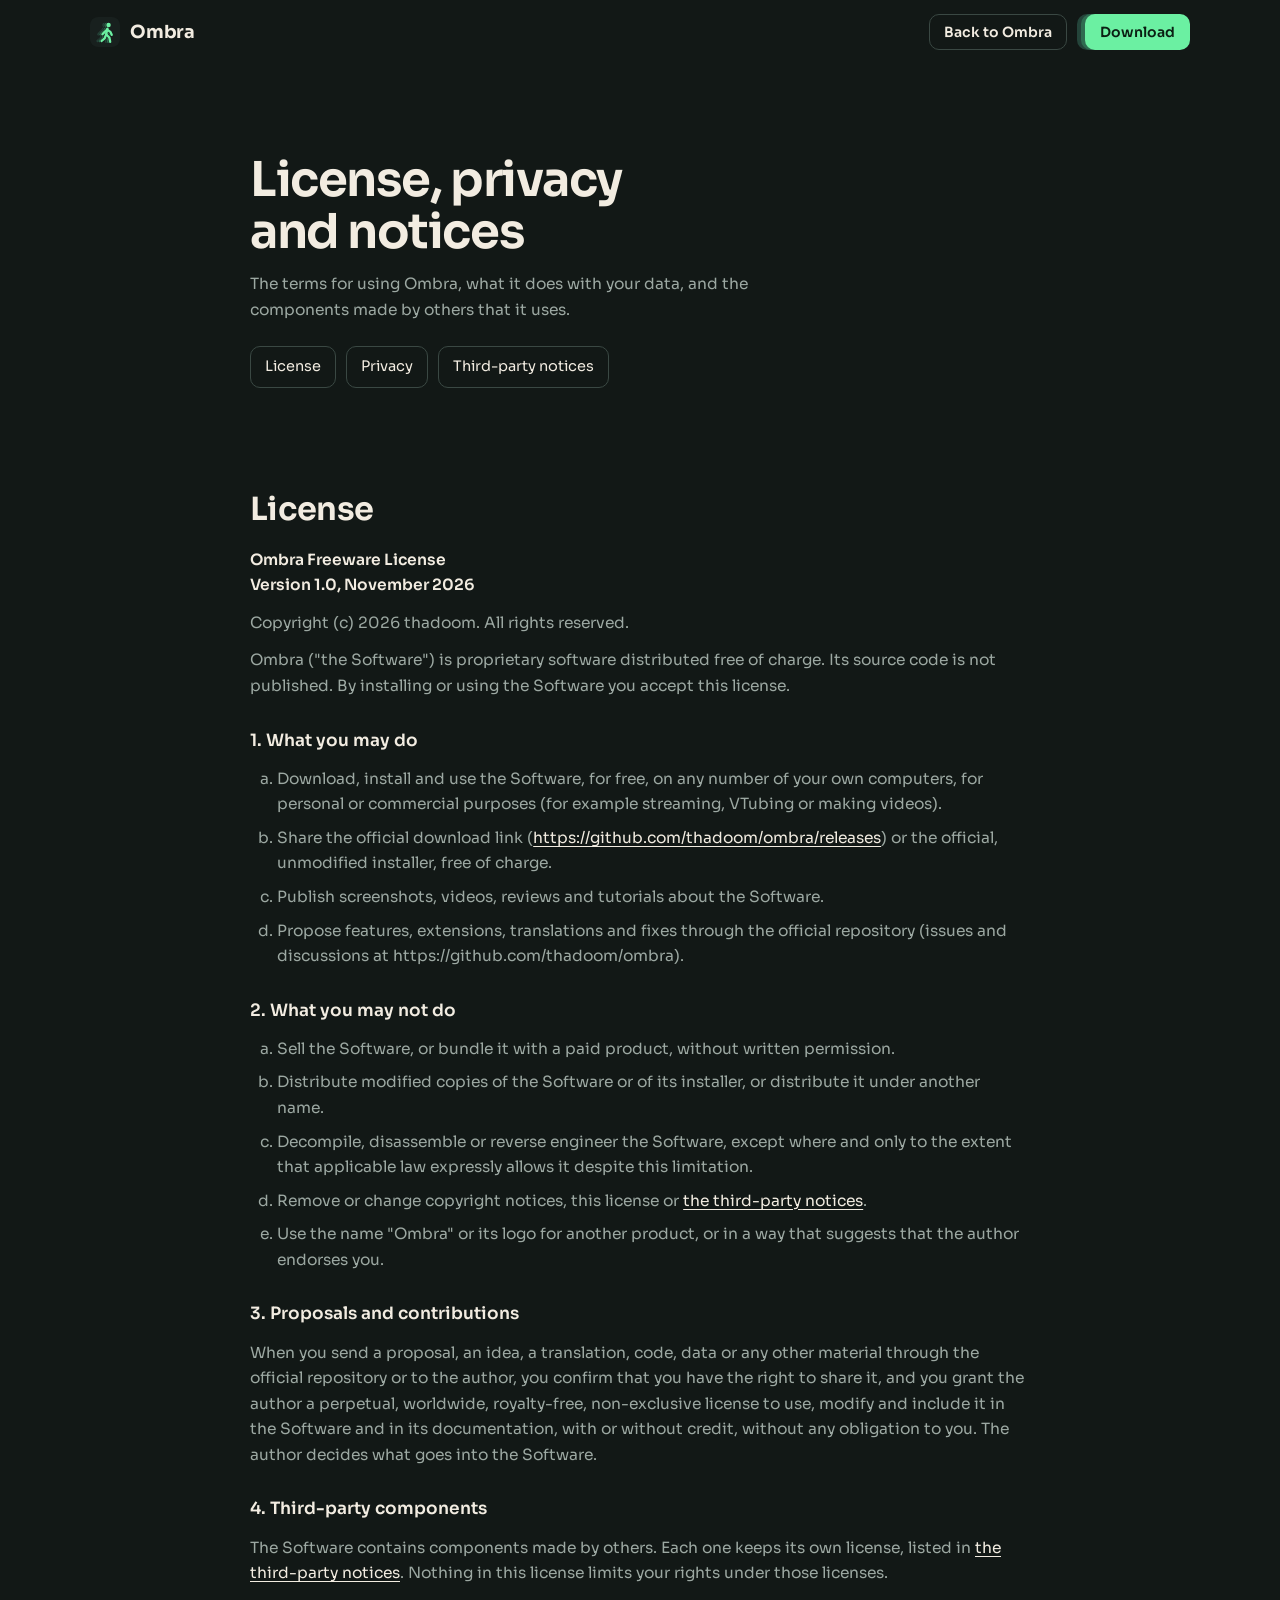
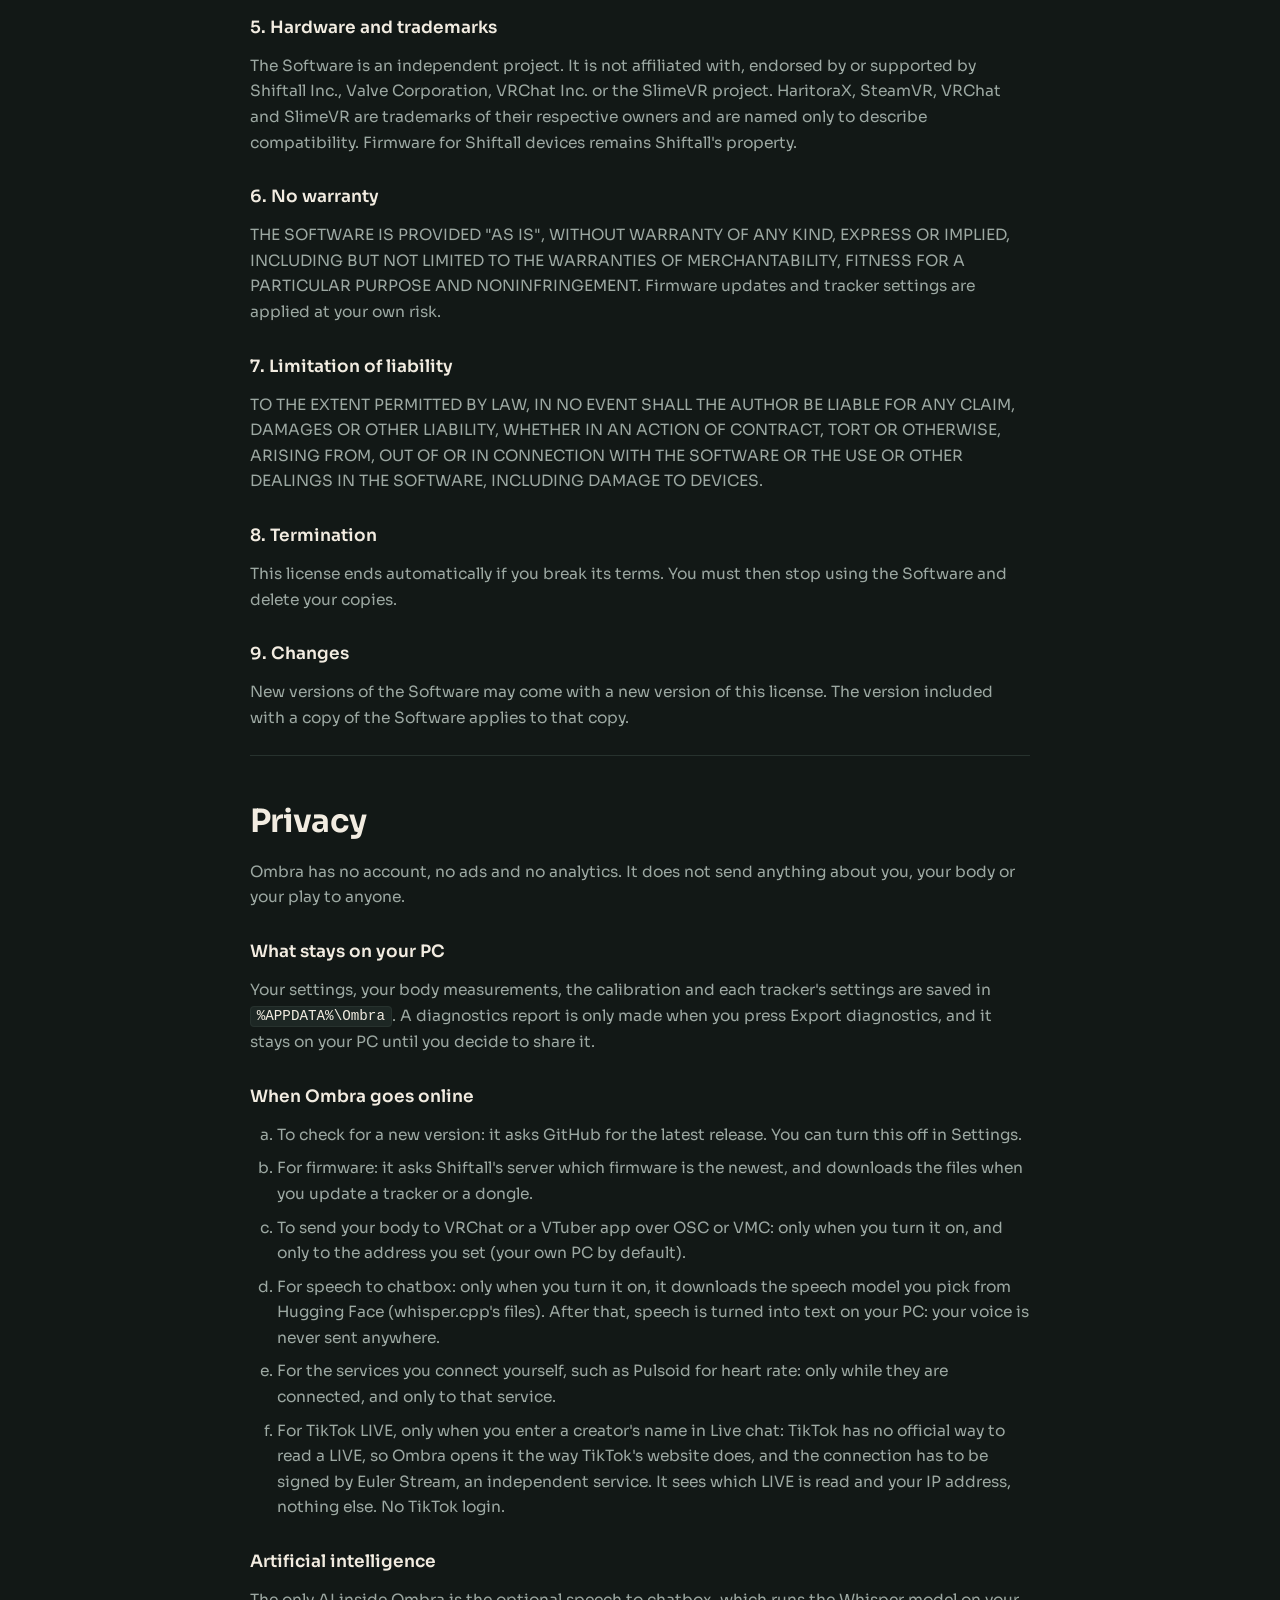
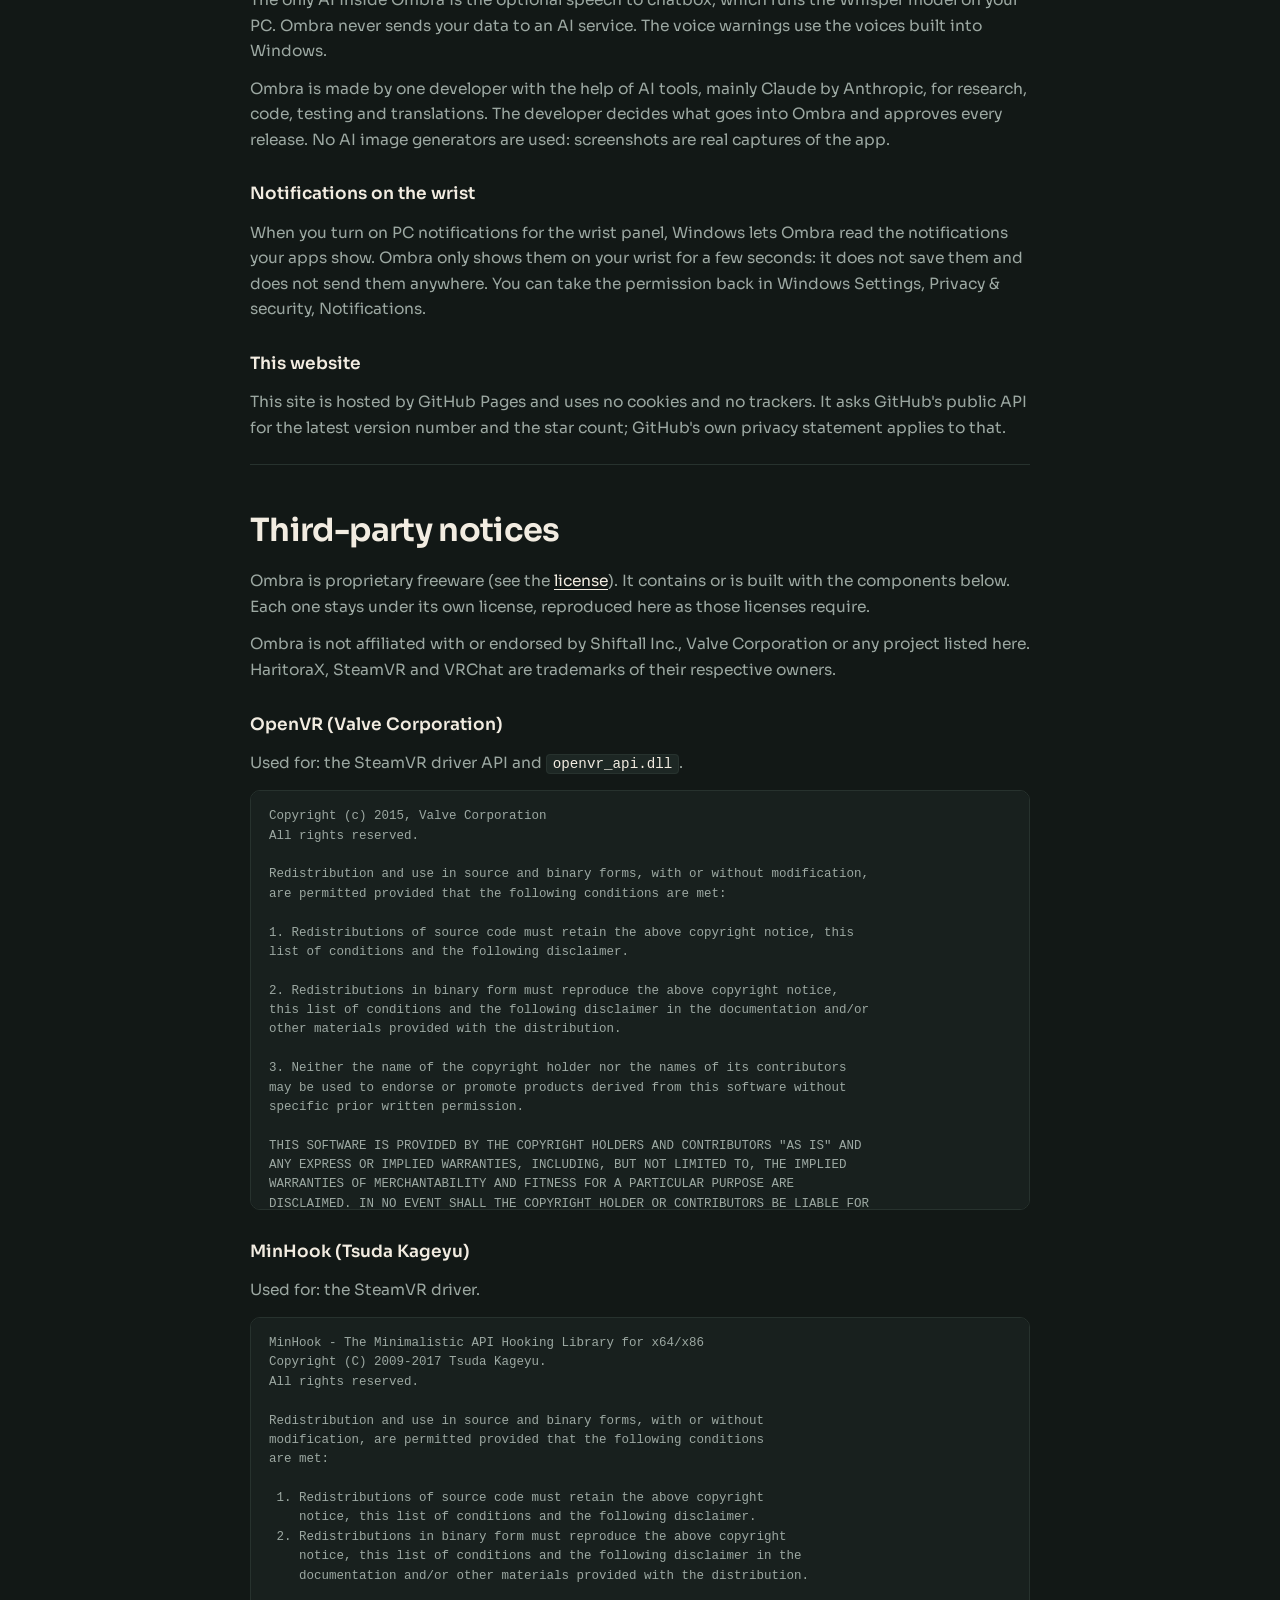
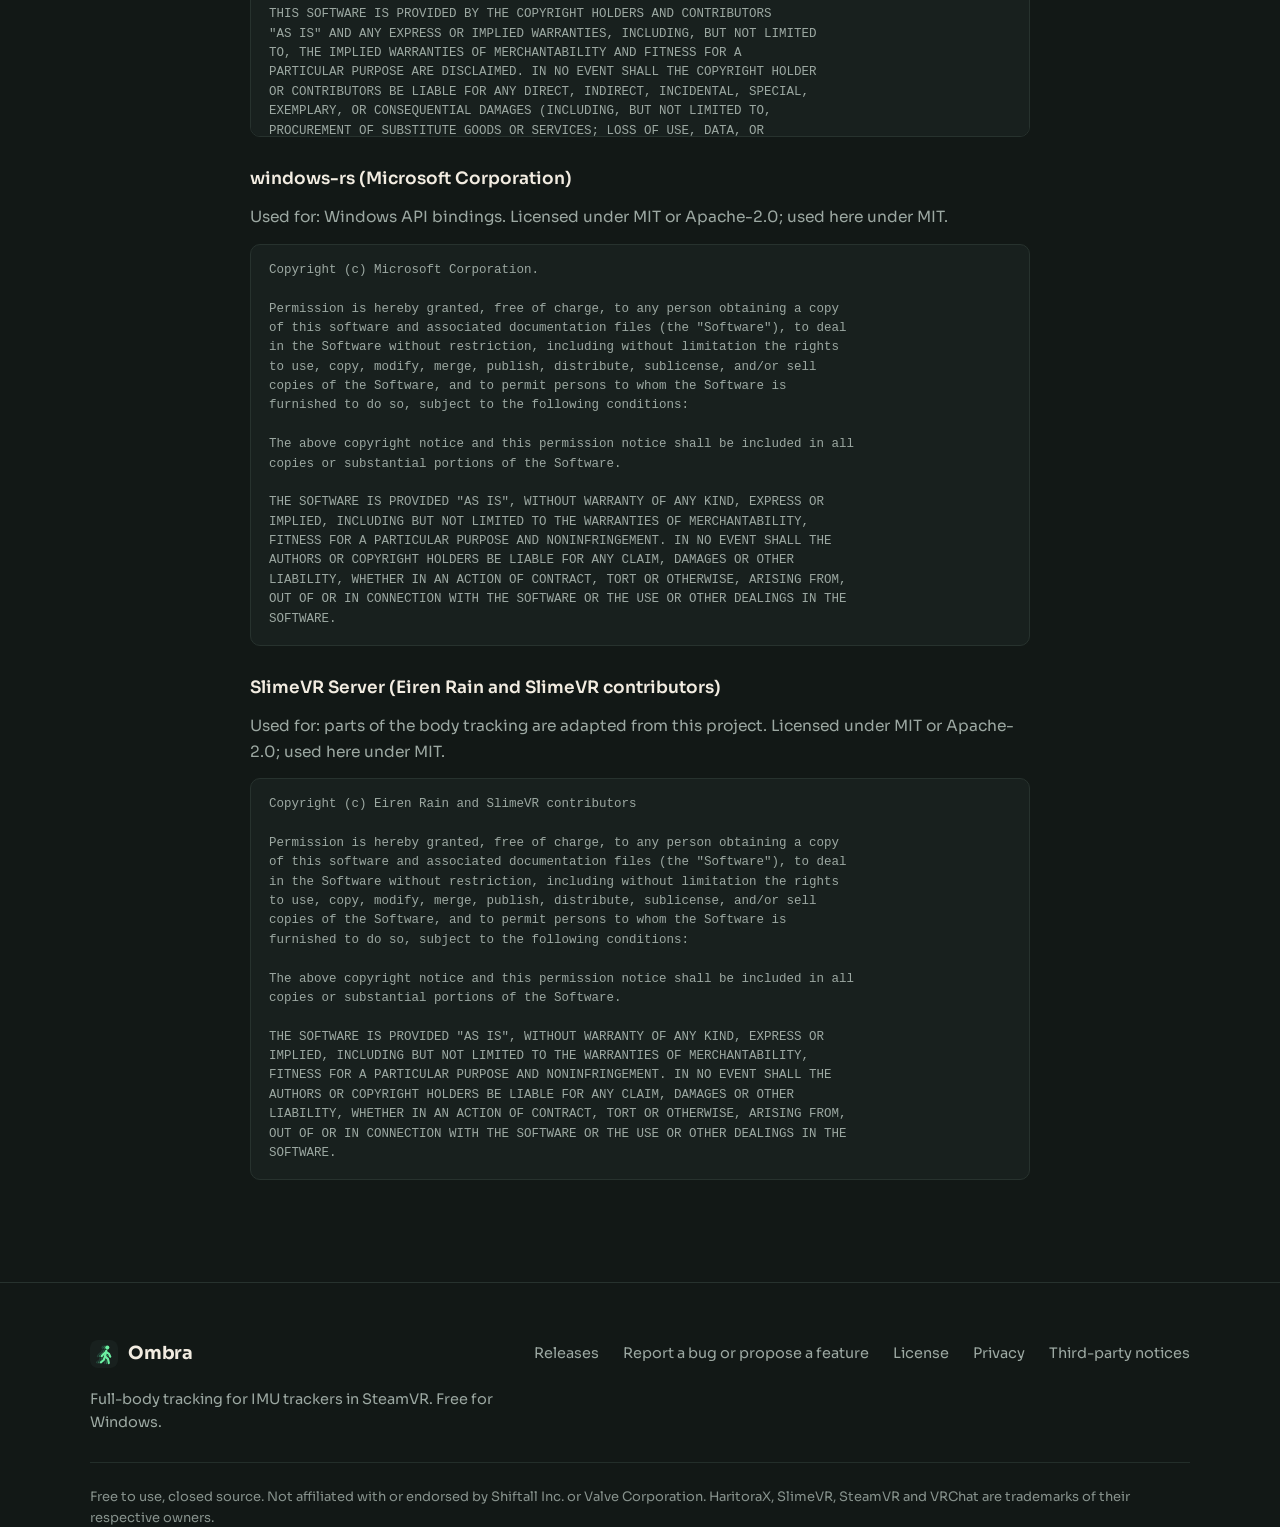
<file: site/legal.html>
<!doctype html>
<html lang="en">
<head>
<meta charset="utf-8">
<meta name="viewport" content="width=device-width, initial-scale=1">
<meta name="color-scheme" content="dark">
<meta name="theme-color" content="#121816">
<title>Ombra license, privacy and notices</title>
<meta name="description" content="Ombra's freeware license, its privacy notes and the licenses of the components it uses.">
<link rel="canonical" href="https://thadoom.github.io/ombra/legal.html">
<link rel="icon" href="assets/logo.svg" type="image/svg+xml">
<link rel="icon" href="assets/favicon-32.png" type="image/png" sizes="32x32">
<link rel="apple-touch-icon" href="assets/apple-touch-icon.png">
<link rel="preload" href="assets/fonts/sora.woff2" as="font" type="font/woff2" crossorigin>
<link rel="stylesheet" href="style.css?v=4">
</head>
<body class="doc-page">
<a class="skip" href="#main">Skip to content</a>

<header class="nav" id="top">
  <div class="wrap nav-in">
    <a class="brand" href="index.html" aria-label="Ombra, home">
      <img src="assets/logo.svg" alt="" width="30" height="30">
      <span>Ombra</span>
    </a>
    <div class="nav-actions">
      <a class="btn btn-quiet btn-sm" href="index.html">Back to Ombra</a>
      <a class="btn btn-primary btn-sm" href="https://github.com/thadoom/ombra/releases/latest/download/Ombra-Setup.exe" download>Download</a>
    </div>
  </div>
</header>

<main id="main" class="section">
  <div class="wrap doc">
    <header class="section-head">
      <h1 class="doc-title">License, privacy and notices</h1>
      <p>The terms for using Ombra, what it does with your data, and the components made by others that it uses.</p>
      <nav class="doc-toc" aria-label="On this page">
        <a href="#license">License</a>
        <a href="#privacy">Privacy</a>
        <a href="#notices">Third-party notices</a>
      </nav>
    </header>

    <section id="license" aria-labelledby="license-title">
      <h2 id="license-title">License</h2>
<p class="doc-meta">Ombra Freeware License<br>Version 1.0, November 2026</p>
<p>Copyright (c) 2026 thadoom. All rights reserved.</p>
<p>Ombra (&quot;the Software&quot;) is proprietary software distributed free of charge. Its source code is not published. By installing or using the Software you accept this license.</p>
<h3>1. What you may do</h3>
<ol class="doc-list" type="a"><li>Download, install and use the Software, for free, on any number of your own computers, for personal or commercial purposes (for example streaming, VTubing or making videos).</li><li>Share the official download link (<a href="https://github.com/thadoom/ombra/releases" rel="noopener">https://github.com/thadoom/ombra/releases</a>) or the official, unmodified installer, free of charge.</li><li>Publish screenshots, videos, reviews and tutorials about the Software.</li><li>Propose features, extensions, translations and fixes through the official repository (issues and discussions at https://github.com/thadoom/ombra).</li></ol>
<h3>2. What you may not do</h3>
<ol class="doc-list" type="a"><li>Sell the Software, or bundle it with a paid product, without written permission.</li><li>Distribute modified copies of the Software or of its installer, or distribute it under another name.</li><li>Decompile, disassemble or reverse engineer the Software, except where and only to the extent that applicable law expressly allows it despite this limitation.</li><li>Remove or change copyright notices, this license or <a href="#notices">the third-party notices</a>.</li><li>Use the name &quot;Ombra&quot; or its logo for another product, or in a way that suggests that the author endorses you.</li></ol>
<h3>3. Proposals and contributions</h3>
<p>When you send a proposal, an idea, a translation, code, data or any other material through the official repository or to the author, you confirm that you have the right to share it, and you grant the author a perpetual, worldwide, royalty-free, non-exclusive license to use, modify and include it in the Software and in its documentation, with or without credit, without any obligation to you. The author decides what goes into the Software.</p>
<h3>4. Third-party components</h3>
<p>The Software contains components made by others. Each one keeps its own license, listed in <a href="#notices">the third-party notices</a>. Nothing in this license limits your rights under those licenses.</p>
<h3>5. Hardware and trademarks</h3>
<p>The Software is an independent project. It is not affiliated with, endorsed by or supported by Shiftall Inc., Valve Corporation, VRChat Inc. or the SlimeVR project. HaritoraX, SteamVR, VRChat and SlimeVR are trademarks of their respective owners and are named only to describe compatibility. Firmware for Shiftall devices remains Shiftall&#x27;s property.</p>
<h3>6. No warranty</h3>
<p>THE SOFTWARE IS PROVIDED &quot;AS IS&quot;, WITHOUT WARRANTY OF ANY KIND, EXPRESS OR IMPLIED, INCLUDING BUT NOT LIMITED TO THE WARRANTIES OF MERCHANTABILITY, FITNESS FOR A PARTICULAR PURPOSE AND NONINFRINGEMENT. Firmware updates and tracker settings are applied at your own risk.</p>
<h3>7. Limitation of liability</h3>
<p>TO THE EXTENT PERMITTED BY LAW, IN NO EVENT SHALL THE AUTHOR BE LIABLE FOR ANY CLAIM, DAMAGES OR OTHER LIABILITY, WHETHER IN AN ACTION OF CONTRACT, TORT OR OTHERWISE, ARISING FROM, OUT OF OR IN CONNECTION WITH THE SOFTWARE OR THE USE OR OTHER DEALINGS IN THE SOFTWARE, INCLUDING DAMAGE TO DEVICES.</p>
<h3>8. Termination</h3>
<p>This license ends automatically if you break its terms. You must then stop using the Software and delete your copies.</p>
<h3>9. Changes</h3>
<p>New versions of the Software may come with a new version of this license. The version included with a copy of the Software applies to that copy.</p>
    </section>

    <section id="privacy" aria-labelledby="privacy-title">
      <h2 id="privacy-title">Privacy</h2>
<p>Ombra has no account, no ads and no analytics. It does not send anything about you, your body or your play to anyone.</p>
<h3>What stays on your PC</h3>
<p>Your settings, your body measurements, the calibration and each tracker's settings are saved in <code>%APPDATA%\Ombra</code>. A diagnostics report is only made when you press Export diagnostics, and it stays on your PC until you decide to share it.</p>
<h3>When Ombra goes online</h3>
<ol class="doc-list" type="a">
<li>To check for a new version: it asks GitHub for the latest release. You can turn this off in Settings.</li>
<li>For firmware: it asks Shiftall's server which firmware is the newest, and downloads the files when you update a tracker or a dongle.</li>
<li>To send your body to VRChat or a VTuber app over OSC or VMC: only when you turn it on, and only to the address you set (your own PC by default).</li>
<li>For speech to chatbox: only when you turn it on, it downloads the speech model you pick from Hugging Face (whisper.cpp&#x27;s files). After that, speech is turned into text on your PC: your voice is never sent anywhere.</li>
<li>For the services you connect yourself, such as Pulsoid for heart rate: only while they are connected, and only to that service.</li>
<li>For TikTok LIVE, only when you enter a creator&#x27;s name in Live chat: TikTok has no official way to read a LIVE, so Ombra opens it the way TikTok&#x27;s website does, and the connection has to be signed by Euler Stream, an independent service. It sees which LIVE is read and your IP address, nothing else. No TikTok login.</li>
</ol>
<h3>Artificial intelligence</h3>
<p>The only AI inside Ombra is the optional speech to chatbox, which runs the Whisper model on your PC. Ombra never sends your data to an AI service. The voice warnings use the voices built into Windows.</p>
<p>Ombra is made by one developer with the help of AI tools, mainly Claude by Anthropic, for research, code, testing and translations. The developer decides what goes into Ombra and approves every release. No AI image generators are used: screenshots are real captures of the app.</p>
<h3>Notifications on the wrist</h3>
<p>When you turn on PC notifications for the wrist panel, Windows lets Ombra read the notifications your apps show. Ombra only shows them on your wrist for a few seconds: it does not save them and does not send them anywhere. You can take the permission back in Windows Settings, Privacy &amp; security, Notifications.</p>
<h3>This website</h3>
<p>This site is hosted by GitHub Pages and uses no cookies and no trackers. It asks GitHub's public API for the latest version number and the star count; GitHub's own privacy statement applies to that.</p>
    </section>

    <section id="notices" aria-labelledby="notices-title">
      <h2 id="notices-title">Third-party notices</h2>
<p>Ombra is proprietary freeware (see the <a href="#license">license</a>). It contains or is built with the components below. Each one stays under its own license, reproduced here as those licenses require.</p>
<p>Ombra is not affiliated with or endorsed by Shiftall Inc., Valve Corporation or any project listed here. HaritoraX, SteamVR and VRChat are trademarks of their respective owners.</p>
<h3>OpenVR (Valve Corporation)</h3>
<p>Used for: the SteamVR driver API and <code>openvr_api.dll</code>.</p>
<pre>Copyright (c) 2015, Valve Corporation
All rights reserved.

Redistribution and use in source and binary forms, with or without modification,
are permitted provided that the following conditions are met:

1. Redistributions of source code must retain the above copyright notice, this
list of conditions and the following disclaimer.

2. Redistributions in binary form must reproduce the above copyright notice,
this list of conditions and the following disclaimer in the documentation and/or
other materials provided with the distribution.

3. Neither the name of the copyright holder nor the names of its contributors
may be used to endorse or promote products derived from this software without
specific prior written permission.

THIS SOFTWARE IS PROVIDED BY THE COPYRIGHT HOLDERS AND CONTRIBUTORS &quot;AS IS&quot; AND
ANY EXPRESS OR IMPLIED WARRANTIES, INCLUDING, BUT NOT LIMITED TO, THE IMPLIED
WARRANTIES OF MERCHANTABILITY AND FITNESS FOR A PARTICULAR PURPOSE ARE
DISCLAIMED. IN NO EVENT SHALL THE COPYRIGHT HOLDER OR CONTRIBUTORS BE LIABLE FOR
ANY DIRECT, INDIRECT, INCIDENTAL, SPECIAL, EXEMPLARY, OR CONSEQUENTIAL DAMAGES
(INCLUDING, BUT NOT LIMITED TO, PROCUREMENT OF SUBSTITUTE GOODS OR SERVICES;
LOSS OF USE, DATA, OR PROFITS; OR BUSINESS INTERRUPTION) HOWEVER CAUSED AND ON
ANY THEORY OF LIABILITY, WHETHER IN CONTRACT, STRICT LIABILITY, OR TORT
(INCLUDING NEGLIGENCE OR OTHERWISE) ARISING IN ANY WAY OUT OF THE USE OF THIS
SOFTWARE, EVEN IF ADVISED OF THE POSSIBILITY OF SUCH DAMAGE.</pre>
<h3>MinHook (Tsuda Kageyu)</h3>
<p>Used for: the SteamVR driver.</p>
<pre>MinHook - The Minimalistic API Hooking Library for x64/x86
Copyright (C) 2009-2017 Tsuda Kageyu.
All rights reserved.

Redistribution and use in source and binary forms, with or without
modification, are permitted provided that the following conditions
are met:

 1. Redistributions of source code must retain the above copyright
    notice, this list of conditions and the following disclaimer.
 2. Redistributions in binary form must reproduce the above copyright
    notice, this list of conditions and the following disclaimer in the
    documentation and/or other materials provided with the distribution.

THIS SOFTWARE IS PROVIDED BY THE COPYRIGHT HOLDERS AND CONTRIBUTORS
&quot;AS IS&quot; AND ANY EXPRESS OR IMPLIED WARRANTIES, INCLUDING, BUT NOT LIMITED
TO, THE IMPLIED WARRANTIES OF MERCHANTABILITY AND FITNESS FOR A
PARTICULAR PURPOSE ARE DISCLAIMED. IN NO EVENT SHALL THE COPYRIGHT HOLDER
OR CONTRIBUTORS BE LIABLE FOR ANY DIRECT, INDIRECT, INCIDENTAL, SPECIAL,
EXEMPLARY, OR CONSEQUENTIAL DAMAGES (INCLUDING, BUT NOT LIMITED TO,
PROCUREMENT OF SUBSTITUTE GOODS OR SERVICES; LOSS OF USE, DATA, OR
PROFITS; OR BUSINESS INTERRUPTION) HOWEVER CAUSED AND ON ANY THEORY OF
LIABILITY, WHETHER IN CONTRACT, STRICT LIABILITY, OR TORT (INCLUDING
NEGLIGENCE OR OTHERWISE) ARISING IN ANY WAY OUT OF THE USE OF THIS
SOFTWARE, EVEN IF ADVISED OF THE POSSIBILITY OF SUCH DAMAGE.

================================================================================
Portions of this software are Copyright (c) 2008-2009, Vyacheslav Patkov.
================================================================================
Hacker Disassembler Engine 32 C
Copyright (c) 2008-2009, Vyacheslav Patkov.
All rights reserved.

Redistribution and use in source and binary forms, with or without
modification, are permitted provided that the following conditions
are met:

 1. Redistributions of source code must retain the above copyright
    notice, this list of conditions and the following disclaimer.
 2. Redistributions in binary form must reproduce the above copyright
    notice, this list of conditions and the following disclaimer in the
    documentation and/or other materials provided with the distribution.

THIS SOFTWARE IS PROVIDED BY THE COPYRIGHT HOLDERS AND CONTRIBUTORS
&quot;AS IS&quot; AND ANY EXPRESS OR IMPLIED WARRANTIES, INCLUDING, BUT NOT LIMITED
TO, THE IMPLIED WARRANTIES OF MERCHANTABILITY AND FITNESS FOR A
PARTICULAR PURPOSE ARE DISCLAIMED. IN NO EVENT SHALL THE REGENTS OR
CONTRIBUTORS BE LIABLE FOR ANY DIRECT, INDIRECT, INCIDENTAL, SPECIAL,
EXEMPLARY, OR CONSEQUENTIAL DAMAGES (INCLUDING, BUT NOT LIMITED TO,
PROCUREMENT OF SUBSTITUTE GOODS OR SERVICES; LOSS OF USE, DATA, OR
PROFITS; OR BUSINESS INTERRUPTION) HOWEVER CAUSED AND ON ANY THEORY OF
LIABILITY, WHETHER IN CONTRACT, STRICT LIABILITY, OR TORT (INCLUDING
NEGLIGENCE OR OTHERWISE) ARISING IN ANY WAY OUT OF THE USE OF THIS
SOFTWARE, EVEN IF ADVISED OF THE POSSIBILITY OF SUCH DAMAGE.

-------------------------------------------------------------------------------
Hacker Disassembler Engine 64 C
Copyright (c) 2008-2009, Vyacheslav Patkov.
All rights reserved.

Redistribution and use in source and binary forms, with or without
modification, are permitted provided that the following conditions
are met:

 1. Redistributions of source code must retain the above copyright
    notice, this list of conditions and the following disclaimer.
 2. Redistributions in binary form must reproduce the above copyright
    notice, this list of conditions and the following disclaimer in the
    documentation and/or other materials provided with the distribution.

THIS SOFTWARE IS PROVIDED BY THE COPYRIGHT HOLDERS AND CONTRIBUTORS
&quot;AS IS&quot; AND ANY EXPRESS OR IMPLIED WARRANTIES, INCLUDING, BUT NOT LIMITED
TO, THE IMPLIED WARRANTIES OF MERCHANTABILITY AND FITNESS FOR A
PARTICULAR PURPOSE ARE DISCLAIMED. IN NO EVENT SHALL THE REGENTS OR
CONTRIBUTORS BE LIABLE FOR ANY DIRECT, INDIRECT, INCIDENTAL, SPECIAL,
EXEMPLARY, OR CONSEQUENTIAL DAMAGES (INCLUDING, BUT NOT LIMITED TO,
PROCUREMENT OF SUBSTITUTE GOODS OR SERVICES; LOSS OF USE, DATA, OR
PROFITS; OR BUSINESS INTERRUPTION) HOWEVER CAUSED AND ON ANY THEORY OF
LIABILITY, WHETHER IN CONTRACT, STRICT LIABILITY, OR TORT (INCLUDING
NEGLIGENCE OR OTHERWISE) ARISING IN ANY WAY OUT OF THE USE OF THIS
SOFTWARE, EVEN IF ADVISED OF THE POSSIBILITY OF SUCH DAMAGE.</pre>
<h3>windows-rs (Microsoft Corporation)</h3>
<p>Used for: Windows API bindings. Licensed under MIT or Apache-2.0; used here under MIT.</p>
<pre>Copyright (c) Microsoft Corporation.

Permission is hereby granted, free of charge, to any person obtaining a copy
of this software and associated documentation files (the &quot;Software&quot;), to deal
in the Software without restriction, including without limitation the rights
to use, copy, modify, merge, publish, distribute, sublicense, and/or sell
copies of the Software, and to permit persons to whom the Software is
furnished to do so, subject to the following conditions:

The above copyright notice and this permission notice shall be included in all
copies or substantial portions of the Software.

THE SOFTWARE IS PROVIDED &quot;AS IS&quot;, WITHOUT WARRANTY OF ANY KIND, EXPRESS OR
IMPLIED, INCLUDING BUT NOT LIMITED TO THE WARRANTIES OF MERCHANTABILITY,
FITNESS FOR A PARTICULAR PURPOSE AND NONINFRINGEMENT. IN NO EVENT SHALL THE
AUTHORS OR COPYRIGHT HOLDERS BE LIABLE FOR ANY CLAIM, DAMAGES OR OTHER
LIABILITY, WHETHER IN AN ACTION OF CONTRACT, TORT OR OTHERWISE, ARISING FROM,
OUT OF OR IN CONNECTION WITH THE SOFTWARE OR THE USE OR OTHER DEALINGS IN THE
SOFTWARE.</pre>
<h3>SlimeVR Server (Eiren Rain and SlimeVR contributors)</h3>
<p>Used for: parts of the body tracking are adapted from this project. Licensed under MIT or Apache-2.0; used here under MIT.</p>
<pre>Copyright (c) Eiren Rain and SlimeVR contributors

Permission is hereby granted, free of charge, to any person obtaining a copy
of this software and associated documentation files (the &quot;Software&quot;), to deal
in the Software without restriction, including without limitation the rights
to use, copy, modify, merge, publish, distribute, sublicense, and/or sell
copies of the Software, and to permit persons to whom the Software is
furnished to do so, subject to the following conditions:

The above copyright notice and this permission notice shall be included in all
copies or substantial portions of the Software.

THE SOFTWARE IS PROVIDED &quot;AS IS&quot;, WITHOUT WARRANTY OF ANY KIND, EXPRESS OR
IMPLIED, INCLUDING BUT NOT LIMITED TO THE WARRANTIES OF MERCHANTABILITY,
FITNESS FOR A PARTICULAR PURPOSE AND NONINFRINGEMENT. IN NO EVENT SHALL THE
AUTHORS OR COPYRIGHT HOLDERS BE LIABLE FOR ANY CLAIM, DAMAGES OR OTHER
LIABILITY, WHETHER IN AN ACTION OF CONTRACT, TORT OR OTHERWISE, ARISING FROM,
OUT OF OR IN CONNECTION WITH THE SOFTWARE OR THE USE OR OTHER DEALINGS IN THE
SOFTWARE.</pre>
    </section>
  </div>
</main>

<footer class="foot">
  <div class="wrap foot-in">
    <div class="foot-brand">
      <a class="brand" href="index.html"><img src="assets/logo.svg" alt="" width="28" height="28"><span>Ombra</span></a>
      <p>Full-body tracking for IMU trackers in SteamVR. Free for Windows.</p>
    </div>
    <ul class="foot-links">
      <li><a href="https://github.com/thadoom/ombra/releases">Releases</a></li>
      <li><a href="https://github.com/thadoom/ombra/issues/new/choose">Report a bug or propose a feature</a></li>
      <li><a href="#license">License</a></li>
      <li><a href="#privacy">Privacy</a></li>
      <li><a href="#notices">Third-party notices</a></li>
    </ul>
    <p class="fine">Free to use, closed source. Not affiliated with or endorsed by Shiftall Inc. or Valve Corporation. HaritoraX, SlimeVR, SteamVR and VRChat are trademarks of their respective owners.</p>
  </div>
</footer>
</body>
</html>
</file>
<file: site/style.css>
/* Ombra site. Colours come from the mark (assets/logo.svg): the shade it stands in, its two
   echoes and the mint figure, plus the app's cream text (rs/ombra/src/gfx.rs).
   The one ornament is the echo: a solid copy trailing to the left, never a blur. */

@font-face {
  font-family: "Sora";
  src: url("assets/fonts/sora.woff2") format("woff2");
  font-weight: 100 800;
  font-display: swap;
  unicode-range: U+0000-00FF, U+0131, U+0152-0153, U+02BB-02BC, U+02C6, U+02DA, U+02DC, U+2000-206F, U+2074, U+20AC, U+2122, U+2191, U+2193, U+2212, U+2215, U+FEFF, U+FFFD;
}
@font-face {
  font-family: "Sora";
  src: url("assets/fonts/sora-latin-ext.woff2") format("woff2");
  font-weight: 100 800;
  font-display: swap;
  unicode-range: U+0100-02AF, U+0304, U+0308, U+0329, U+1E00-1E9F, U+1EF2-1EFF, U+2020, U+20A0-20AB, U+20AD-20CF, U+2113, U+2C60-2C7F, U+A720-A7FF;
}

:root {
  --shade: #121816;      /* page ground */
  --tile: #18201e;       /* the mark's tile: raised surfaces */
  --raise: #1d2724;
  --line: #27322e;
  --line-2: #3a4843;
  --echo-far: #24443a;
  --echo-near: #2f6b50;
  --mint: #6bf0a2;
  --mint-ink: #0b1f13;
  --cream: #f2ece1;
  --muted: #9ca8a2;
  --amber: #ffb547;
  /* Discord's own blurple, with two echoes in the same family, for everything that leads there */
  --discord: #5865f2;
  --discord-ink: #ffffff;
  --discord-near: #3f48b8;
  --discord-far: #2a2f73;

  /* corners like the app (gfx.rs, soft brutalism): softened, never pills or discs */
  --r: 10px;
  --r-panel: 16px;
  --wrap: 1180px;
  --gutter: clamp(16px, 4vw, 40px);
  --font: "Sora", "Segoe UI Variable Text", "Segoe UI", system-ui, sans-serif;
  --mono: "Cascadia Mono", Consolas, ui-monospace, monospace;
  --spring: cubic-bezier(.3, 1.45, .5, 1);
  --glide: cubic-bezier(.65, 0, .35, 1);
  color-scheme: dark;
}

*, *::before, *::after { box-sizing: border-box; }
html { scroll-behavior: smooth; -webkit-text-size-adjust: 100%; scroll-padding-top: 72px; }
body {
  margin: 0;
  background: var(--shade);
  color: var(--cream);
  font: 400 17px/1.6 var(--font);
  -webkit-font-smoothing: antialiased;
  overflow-x: hidden;
}
img { max-width: 100%; height: auto; display: block; }
a { color: inherit; }
h1, h2, h3 { margin: 0; text-wrap: balance; }
p { margin: 0; }
code { font-family: var(--mono); font-size: .9em; background: var(--raise); border: 1px solid var(--line); padding: .08em .4em; border-radius: 4px; white-space: nowrap; }
:focus-visible { outline: 2px solid var(--mint); outline-offset: 3px; border-radius: 6px; }
::selection { background: var(--echo-near); color: var(--cream); }

.wrap { width: 100%; max-width: var(--wrap); margin: 0 auto; padding: 0 var(--gutter); }
.skip { position: absolute; left: -999px; top: 8px; z-index: 100; background: var(--mint); color: var(--mint-ink); padding: 8px 14px; border-radius: 8px; font-weight: 600; }
.skip:focus { left: 8px; }

/* ---------- buttons: the primary one carries the mark's two echoes ---------- */
.btn {
  position: relative;
  display: inline-flex; align-items: center; justify-content: center; gap: 10px;
  min-height: 46px; padding: 0 20px;
  border-radius: var(--r); border: 1px solid transparent;
  font: 600 15px/1 var(--font); text-decoration: none; white-space: nowrap;
  cursor: pointer;
  transition: transform .35s var(--spring), box-shadow .35s var(--spring), background-color .2s ease, border-color .2s ease, color .2s ease;
}
.btn-primary {
  --e: 6px;
  background: var(--mint); color: var(--mint-ink);
  box-shadow: calc(var(--e) * -1) 0 0 var(--echo-near), calc(var(--e) * -2) 0 0 var(--echo-far);
  margin-left: calc(var(--e) * 2);
}
.btn-primary:hover { transform: translateX(3px); box-shadow: calc(var(--e) * -1.5) 0 0 var(--echo-near), calc(var(--e) * -3) 0 0 var(--echo-far); }
.btn-primary:active, .btn-primary.pressed { transform: translateX(-4px); box-shadow: -1px 0 0 var(--echo-near), -2px 0 0 var(--echo-far); transition-duration: .08s; }
.btn-quiet { background: transparent; color: var(--cream); border-color: var(--line-2); }
.btn-quiet:hover { background: var(--tile); border-color: var(--muted); }
.btn-sm { min-height: 36px; padding: 0 14px; font-size: 14px; border-radius: var(--r); gap: 8px; }
.btn-sm.btn-primary { --e: 4px; }
.btn-lg { min-height: 54px; padding: 0 24px; font-size: 16px; border-radius: 12px; }
.i-star { fill: none; stroke: currentColor; stroke-width: 1.8; stroke-linejoin: miter; transition: fill .2s ease, stroke .2s ease, transform .35s var(--spring); }
.js-star:hover .i-star { fill: var(--amber); stroke: var(--amber); transform: rotate(-12deg) scale(1.1); }
/* Discord: blurple with its own two echoes, the same gesture as the primary button */
.btn-discord {
  --e: 6px;
  background: var(--discord); color: var(--discord-ink);
  box-shadow: calc(var(--e) * -1) 0 0 var(--discord-near), calc(var(--e) * -2) 0 0 var(--discord-far);
  margin-left: calc(var(--e) * 2);
}
.btn-discord:hover { transform: translateX(3px); box-shadow: calc(var(--e) * -1.5) 0 0 var(--discord-near), calc(var(--e) * -3) 0 0 var(--discord-far); }
.btn-discord:active { transform: translateX(-4px); box-shadow: -1px 0 0 var(--discord-near), -2px 0 0 var(--discord-far); transition-duration: .08s; }
.btn-sm.btn-discord { --e: 4px; }
.btn-icon { width: 36px; padding: 0; }
.nav-discord .i-discord { transition: color .2s ease, transform .35s var(--spring); }
.nav-discord:hover { border-color: var(--discord); }
.nav-discord:hover .i-discord { color: var(--discord); transform: rotate(-10deg) scale(1.1); }
.m-discord { display: flex; align-items: center; gap: 10px; }
.m-discord .i-discord { color: var(--discord); }
.count { padding-left: 10px; margin-left: 2px; border-left: 1px solid var(--line-2); color: var(--muted); font-weight: 500; font-variant-numeric: tabular-nums; }

/* ---------- nav ---------- */
/* At the top the bar fills the width, flush with the page. Once you scroll it gathers into a floating tile
   around its contents, with the mark's two echoes behind it, and opens out again when you come back up.
   The shape is its own element (.nav-bg), so the header keeps its height and nothing below it moves. */
.nav { position: sticky; top: 0; z-index: 50; pointer-events: none; }
.nav > * { pointer-events: auto; }
.nav-bg {
  --e: 6px;
  position: absolute; left: 0; right: 0; top: 0; height: 64px; pointer-events: none;
  background: color-mix(in srgb, var(--shade) 84%, transparent);
  backdrop-filter: blur(14px) saturate(1.2); -webkit-backdrop-filter: blur(14px) saturate(1.2);
  border: 1px solid transparent; border-radius: 0;
  box-shadow: 0 0 0 var(--echo-near), 0 0 0 var(--echo-far), 0 18px 40px -24px rgba(0, 0, 0, 0);
  transition: left .6s var(--spring), right .6s var(--spring), top .6s var(--spring), height .6s var(--spring),
    border-radius .6s var(--spring), box-shadow .6s var(--spring), background-color .3s ease, border-color .3s ease;
}
.nav.scrolled .nav-bg {
  /* hugs the contents: the wrap's gutter, minus 14px of breathing room on each side */
  left: calc(max(0px, (100% - var(--wrap)) / 2) + var(--gutter) - 14px); right: calc(max(0px, (100% - var(--wrap)) / 2) + var(--gutter) - 14px);
  top: 8px; height: 52px; border-radius: var(--r-panel);
  background: color-mix(in srgb, var(--tile) 82%, transparent); border-color: var(--line-2);
  box-shadow: calc(var(--e) * -1) 0 0 var(--echo-near), calc(var(--e) * -2) 0 0 var(--echo-far), 0 18px 40px -24px rgba(0, 0, 0, .9);
}
.nav-in { position: relative; display: flex; align-items: center; gap: 20px; height: 64px; transition: transform .6s var(--spring); }
.nav.scrolled .nav-in { transform: translateY(2px); }
.nav.scrolled .nav-links a { padding-block: 6px; }
.brand { display: inline-flex; align-items: center; gap: 10px; text-decoration: none; font-weight: 700; font-size: 18px; letter-spacing: -.01em; }
.brand img { border-radius: 8px; }
.nav nav { margin-left: auto; }
.nav-links { display: flex; gap: 2px; list-style: none; margin: 0; padding: 0; }
.nav-links a { display: block; padding: 8px 12px; border-radius: 8px; color: var(--muted); text-decoration: none; font-size: 14.5px; font-weight: 500; transition: color .15s; }
.nav-links a:hover, .nav-links a.active { color: var(--cream); }
.nav-actions { display: flex; align-items: center; gap: 10px; margin-left: 12px; }
.nav-toggle { display: none; margin-left: auto; width: 44px; height: 44px; border-radius: var(--r); border: 1px solid var(--line-2); background: transparent; cursor: pointer; position: relative; }
.nav-toggle span { position: absolute; left: 12px; right: 12px; height: 2px; background: var(--cream); border-radius: 0; transition: transform .2s ease, top .2s ease; }
.nav-toggle span:first-child { top: 17px; }
.nav-toggle span:last-child { top: 25px; }
.nav-toggle[aria-expanded="true"] span:first-child { top: 21px; transform: rotate(45deg); }
.nav-toggle[aria-expanded="true"] span:last-child { top: 21px; transform: rotate(-45deg); }
.mobile-menu { position: relative; border-top: 1px solid var(--line); padding: 8px var(--gutter) 16px; display: grid; background: var(--shade); }
.nav.scrolled .mobile-menu { --e: 6px; margin: 10px calc(var(--gutter) - 14px) 0; padding-inline: 18px; border: 1px solid var(--line-2); border-radius: var(--r-panel);
  background: var(--tile); box-shadow: calc(var(--e) * -1) 0 0 var(--echo-near), calc(var(--e) * -2) 0 0 var(--echo-far), 0 24px 50px -20px rgba(0, 0, 0, .9); }
.mobile-menu[hidden] { display: none; }
.mobile-menu a { padding: 13px 4px; text-decoration: none; border-bottom: 1px solid var(--line); font-weight: 500; }
.mobile-menu a:last-child { border-bottom: 0; }
.langs-mobile { display: flex; flex-wrap: wrap; gap: 6px 14px; padding-top: 12px; }
.langs-mobile a { padding: 6px 0; border: 0; font-weight: 400; color: var(--muted); font-size: 14px; }

/* ---------- language picker ---------- */
.langs { position: relative; }
.langs > summary { list-style: none; cursor: pointer; gap: 6px; }
.langs > summary::-webkit-details-marker { display: none; }
.flag { flex: none; display: block; width: 21px; height: 14px; border-radius: 2px; overflow: hidden; box-shadow: 0 0 0 1px var(--line-2); }
.langs-menu a, .langs-mobile a { display: flex; align-items: center; gap: 10px; }
.langs .chev { transition: transform .3s var(--spring); }
.langs[open] .chev { transform: rotate(180deg); }
/* The menu unfolds from its button the way the mark moves: the panel unrolls downwards while its two
   shadows spring out, the rows land one by one, and a pill with two echoes follows the pointer
   (the same elastic pill as the app's rail). main.js drives it; without script it simply opens. */
.langs-menu { --e: 6px; position: absolute; right: 0; top: calc(100% + 10px); z-index: 30; list-style: none; margin: 0; padding: 6px; min-width: 230px;
  background: var(--tile); border: 1px solid var(--line-2); border-radius: var(--r-panel); display: grid; isolation: isolate;
  box-shadow: calc(var(--e) * -1) 0 0 var(--echo-near), calc(var(--e) * -2) 0 0 var(--echo-far), 0 24px 48px -12px rgba(0, 0, 0, .7); }
.langs-menu li { position: relative; }
.langs-menu a { position: relative; display: flex; align-items: center; gap: 10px; white-space: nowrap; padding: 8px 12px; border-radius: 8px; text-decoration: none; color: var(--cream); font-size: 14.5px; transition: color .2s; }
.langs-menu a:focus-visible { outline: none; }
.langs-menu a[aria-current] { color: var(--mint); }
.langs-menu .flag { transition: box-shadow .35s var(--spring); }
.langs-menu a.on .flag { box-shadow: 0 0 0 1px var(--line-2), -3px 0 0 var(--echo-near), -6px 0 0 var(--echo-far); }
.langs-pill { position: absolute; left: 6px; right: 6px; top: 0; z-index: -1; pointer-events: none; opacity: 0; transition: opacity .2s; }
.langs-menu.has-pill .langs-pill { opacity: 1; }
.langs-pill i { position: absolute; left: 0; right: 0; top: 0; height: var(--h, 0); border-radius: 8px; transform: translateY(var(--y, 0));
  transition: transform .5s var(--spring), height .5s var(--spring); }
.langs-pill i:nth-child(1) { background: var(--echo-far); transition-delay: .12s; margin-left: -8px; margin-right: 8px; }
.langs-pill i:nth-child(2) { background: var(--echo-near); transition-delay: .06s; margin-left: -4px; margin-right: 4px; }
.langs-pill i:nth-child(3) { background: var(--raise); box-shadow: inset 0 0 0 1px var(--line-2); }
.langs-menu.instant .langs-pill i { transition: none; }
.no-js .langs-menu a:hover { background: var(--raise); }
@media (max-width: 860px) { .langs { display: none; } }

/* ---------- scripts Sora doesn't cover: the system's own fonts, no negative tracking ---------- */
:lang(ja) body { font-family: "Sora", "Yu Gothic UI", "Yu Gothic", Meiryo, "Hiragino Sans", "Noto Sans JP", sans-serif; }
:lang(ko) body { font-family: "Sora", "Malgun Gothic", "Apple SD Gothic Neo", "Noto Sans KR", sans-serif; word-break: keep-all; }
:lang(zh-Hans) body { font-family: "Sora", "Microsoft YaHei UI", "Microsoft YaHei", "PingFang SC", "Noto Sans SC", sans-serif; }
:lang(ru) body { font-family: "Sora", "Segoe UI Variable Text", "Segoe UI", Roboto, sans-serif; }
:lang(ja) :is(h1, h2, h3), :lang(ko) :is(h1, h2, h3), :lang(zh-Hans) :is(h1, h2, h3) { letter-spacing: 0; line-break: strict; }
:lang(ja) h1, :lang(ko) h1, :lang(zh-Hans) h1 { line-height: 1.2; }

/* ---------- hero: the mark, walking, with its two shadows ---------- */
.hero { padding: clamp(40px, 7vw, 96px) 0 clamp(56px, 8vw, 112px); overflow-x: clip; }
.hero-in { display: grid; grid-template-columns: minmax(0, 5fr) minmax(0, 6fr); gap: clamp(24px, 4vw, 56px); align-items: center; }
/* what's new, one line above the title: a door to the news, never a popup */
.hero-new { display: inline-flex; align-items: center; gap: 10px; max-width: 100%; margin-bottom: 26px; padding: 5px 12px 5px 5px;
  border: 1px solid var(--line-2); border-radius: var(--r); background: var(--tile); text-decoration: none; font-size: 14px; font-weight: 500;
  box-shadow: 0 0 0 var(--echo-near), 0 0 0 var(--echo-far);
  transition: transform .35s var(--spring), box-shadow .35s var(--spring), border-color .2s ease; }
.hero-new:hover { transform: translateX(3px); border-color: var(--muted); box-shadow: -3px 0 0 var(--echo-near), -6px 0 0 var(--echo-far); }
.hero-new-tag { flex: none; padding: 3px 8px; border-radius: 6px; background: var(--mint); color: var(--mint-ink); font-size: 12.5px; font-weight: 650; line-height: 1.2; }
.hero-new-tag[hidden] { display: none; }
.hero-new-text { min-width: 0; overflow: hidden; text-overflow: ellipsis; white-space: nowrap; color: var(--cream); }
.hero-new-text b { color: var(--mint); font-weight: 650; }
.hero-new svg { flex: none; color: var(--mint); transition: transform .35s var(--spring); }
.hero-new:hover svg { transform: translateX(3px); }
h1 { font-size: clamp(40px, 5.6vw, 70px); line-height: 1.03; font-weight: 650; letter-spacing: -.035em; max-width: 11.5em; }
.lede { margin-top: 26px; color: var(--muted); font-size: clamp(17px, 1.45vw, 19px); line-height: 1.6; max-width: 31em; }
.cta { display: flex; flex-wrap: wrap; align-items: center; gap: 14px 16px; margin-top: 36px; }
.hero-meta { margin-top: 18px; color: var(--muted); font-size: 14px; }
.watch { display: inline-flex; align-items: center; gap: 8px; min-height: 44px; padding: 0 6px; font-weight: 600; font-size: 15px;
  text-decoration: underline; text-decoration-color: var(--line-2); text-underline-offset: 5px; transition: text-decoration-color .2s ease; }
.watch svg { color: var(--mint); transition: transform .35s var(--spring); }
.watch:hover { text-decoration-color: var(--mint); }
.watch:hover svg { transform: translateX(3px); }
/* The real app, running, hung in space: its two echoes are two planes further back, so they part from
   the window as the stage turns towards the pointer (main.js sets --rx / --ry). The mark walks in front. */
.hero-art { position: relative; perspective: 1700px; touch-action: pan-y; }
.hero-stage { --e: 24px; position: relative; width: 150%; aspect-ratio: 1440 / 900; transform-style: preserve-3d; transform-origin: 0 50%;
  transform: rotateY(calc(14deg + var(--ry, 0deg))) rotateX(calc(4deg + var(--rx, 0deg))); transition: transform .7s cubic-bezier(.2, .8, .2, 1); }
.hero-window, .plane { position: absolute; inset: 0; border-radius: var(--r-panel); }
.hero-window { overflow: hidden; background: #121110; border: 1px solid var(--line-2); }
.hero-window img, .hero-window video { position: absolute; inset: 0; width: 100%; height: 100%; object-fit: cover; }
.hero-window video { opacity: 0; transition: opacity .4s ease; }
.hero-window video.on { opacity: 1; }
.plane-near { background: var(--echo-near); transform: translate3d(calc(var(--e) * -1), 0, -60px); }
.plane-far { background: var(--echo-far); transform: translate3d(calc(var(--e) * -2), 0, -120px); }
.figure { width: 100%; height: 100%; overflow: visible; }
/* the same figure once it has left the hero: main.js walks it down the page (page coordinates) */
.walker { position: absolute; left: 0; top: 0; width: 100px; height: 100px; z-index: 40; pointer-events: none; visibility: hidden; will-change: transform; }
.walker.lifted { z-index: 70; }
.walker.big { z-index: 91; }
/* hiding: under everything on the page, so a window in front of it covers it */
.walker.behind { z-index: -1; }
/* where you can take hold of the mark: a transparent body-sized shape, live only when main.js plays with it */
.figure .hit { fill: transparent; pointer-events: none; }
.mark-play .figure .hit { pointer-events: all; cursor: grab; touch-action: none; }
.mark-play.grabbing, .mark-play.grabbing * { cursor: grabbing !important; user-select: none; -webkit-user-select: none; }
.figure .daze path { fill: var(--cream); }
.figure .daze path:nth-child(2) { fill: var(--mint); }
.figure .zz text { font-family: var(--font); font-weight: 700; fill: var(--cream); paint-order: stroke; stroke: var(--shade); stroke-width: 10px; }
.figure .fx path { fill: none; stroke: var(--mint); stroke-width: 12; stroke-linecap: round; }
/* the goodbye: the page dims around the mark, a spotlight on it, and a bubble next to its head */
.spot { position: fixed; inset: 0; z-index: 90; pointer-events: none; opacity: 0; transition: opacity .6s ease;
  background: radial-gradient(circle at var(--x, 50%) var(--y, 60%), transparent 0, color-mix(in srgb, var(--shade) 55%, transparent) var(--r1, 200px), color-mix(in srgb, var(--shade) 92%, transparent) var(--r2, 560px)); }
.spot.on { opacity: 1; }
.spot[hidden] { display: none; }
.bye { --e: 8px; position: fixed; left: 0; top: 0; z-index: 92; width: min(330px, calc(100vw - 32px)); padding: 22px 50px 22px 22px;
  border-radius: var(--r-panel); background: var(--tile); border: 1px solid var(--line-2); transform-origin: 0 70%;
  box-shadow: calc(var(--e) * -1) 0 0 var(--echo-near), calc(var(--e) * -2) 0 0 var(--echo-far), 0 30px 70px -20px rgba(0, 0, 0, .8); }
.bye[hidden] { display: none; }
/* the tail points back at the head */
.bye::before { content: ""; position: absolute; left: -11px; top: var(--tail, 34px); width: 20px; height: 20px; background: var(--tile);
  border-left: 1px solid var(--line-2); border-bottom: 1px solid var(--line-2); transform: rotate(45deg); }
.bye.right-side { transform-origin: 100% 70%; }
.bye.right-side::before { left: auto; right: -11px; transform: rotate(225deg); }
.bye-hi { font-size: 30px; font-weight: 700; letter-spacing: -.035em; line-height: 1.05; color: var(--mint); text-shadow: -3px 0 0 var(--echo-near), -6px 0 0 var(--echo-far); padding-left: 6px; }
.bye p:not(.bye-hi) { margin-top: 10px; color: var(--cream); font-size: 15px; line-height: 1.5; }
.bye .btn { margin-top: 16px; }
.hero-stage .figure { position: absolute; left: -12%; bottom: -10%; width: 36%; height: auto; aspect-ratio: 1; transform: translateZ(80px); }
.figure path, .figure circle { vector-effect: none; }
.figure path { fill: none; stroke-linecap: round; stroke-linejoin: round; }
.figure path.o { stroke: var(--shade); stroke-width: 60; }
.figure circle.o { fill: var(--shade); }
.figure path.f { stroke-width: 40; }
.echo-far .f { stroke: var(--echo-far); fill: var(--echo-far); }
.echo-near .f { stroke: var(--echo-near); fill: var(--echo-near); }
.echo-you .f { stroke: var(--mint); fill: var(--mint); }
.figure path.f { fill: none; }

/* ---------- sections ---------- */
.section { padding: clamp(52px, 7vw, 96px) 0; }
.section-head { max-width: 44em; margin-bottom: clamp(32px, 5vw, 56px); }
.section-head h2 { font-size: clamp(30px, 3.6vw, 44px); line-height: 1.1; font-weight: 650; letter-spacing: -.03em; }
.section-head p { margin-top: 16px; color: var(--muted); font-size: 17px; max-width: 38em; }
.section-head a, .install-cta a:not(.btn) { color: var(--cream); text-underline-offset: 3px; text-decoration-color: var(--line-2); }
.section-head a:hover, .install-cta a:not(.btn):hover { text-decoration-color: var(--mint); }

/* features: a plain list, no cards */
.facts { display: grid; grid-template-columns: repeat(3, minmax(0, 1fr)); gap: 44px 48px; margin: 0; }
.facts > div, .steps li { position: relative; padding-top: 20px; }
.facts > div::before, .steps li::after { content: ""; position: absolute; left: 0; right: 0; top: 0; height: 1px; background: var(--line-2); transform-origin: left center; }
.facts dt { font-size: 18px; font-weight: 600; line-height: 1.35; letter-spacing: -.01em; }
.facts dd { margin: 10px 0 0; color: var(--muted); font-size: 15.5px; line-height: 1.6; }

/* ---------- tour: a rail like the app's, with its elastic pill ---------- */
.tour { display: grid; grid-template-columns: 208px minmax(0, 1fr); gap: clamp(24px, 4vw, 56px); align-items: start; }
.pills { position: relative; isolation: isolate; }
.pill { position: absolute; left: 0; top: 0; z-index: -1; pointer-events: none; }
.pill i {
  position: absolute; left: 0; top: 0; display: block;
  width: var(--w, 0); height: var(--h, 0); border-radius: var(--r);
  transform: translate(var(--x, 0), var(--y, 0));
  transition: transform .5s var(--spring), width .5s var(--spring), height .5s var(--spring);
}
.pill i:nth-child(1) { background: var(--echo-far); transition-delay: .14s; margin-left: -8px; }
.pill i:nth-child(2) { background: var(--echo-near); transition-delay: .07s; margin-left: -4px; }
.pill i:nth-child(3) { background: var(--cream); }
.pills.instant .pill i { transition: none; }

.rail { display: grid; gap: 2px; padding-left: 8px; position: sticky; top: 96px; }
.rail button {
  font: 500 15px/1 var(--font); color: var(--muted); background: transparent; text-align: left;
  border: 0; border-radius: var(--r); padding: 12px 14px; cursor: pointer;
  transition: color .25s ease;
}
.rail button:hover { color: var(--cream); }
.rail button[aria-selected="true"] { color: var(--shade); font-weight: 600; }

.stage { min-width: 0; }
.window {
  --e: 8px;
  position: relative; overflow: hidden; border-radius: var(--r-panel); background: #121110;
  border: 1px solid var(--line-2);
  box-shadow: calc(var(--e) * -1) 0 0 var(--echo-near), calc(var(--e) * -2) 0 0 var(--echo-far);
  margin-left: calc(var(--e) * 2);
}
.shots { position: relative; }
.shots img[hidden] { display: none; }
.shots video { position: absolute; inset: 0; width: 100%; height: 100%; opacity: 0; transition: opacity .3s ease; }
.shots video.on { opacity: 1; }
/* Chapter windows hang in space like the hero's (main.js wraps each in .depth): the two echoes are planes
   behind the window, and where the browser can tie motion to scrolling the window turns into place as it
   comes up the page. At rest it is flat, so the screenshot reads as before. */
.depth { --e: 10px; position: relative; margin-left: calc(var(--e) * 2); transform: rotateY(0deg); transform-style: preserve-3d; }
.depth::before, .depth::after { content: ""; position: absolute; inset: 0; z-index: -1; border-radius: var(--r-panel); }
.depth::before { background: var(--echo-far); transform: translate3d(calc(var(--e) * -3.2), 6px, -40px); }
.depth::after { background: var(--echo-near); transform: translate3d(calc(var(--e) * -1.6), 3px, -20px); }
.depth .window { box-shadow: none; margin-left: 0; }
/* the tour moves on by itself until you touch it: a line under the current tab runs out, and it is the clock */
.rail button { position: relative; }
.rail.auto button[aria-selected="true"]::after { content: ""; position: absolute; left: 14px; right: 14px; bottom: 5px; height: 2px;
  background: var(--echo-near); transform-origin: 0 50%; animation: dwell var(--dwell, 6s) linear forwards; }
.rail.auto.hold button[aria-selected="true"]::after { animation-play-state: paused; }
@keyframes dwell { from { transform: scaleX(0); } }
@keyframes settle { from { transform: rotateY(var(--turn, 15deg)) rotateX(4deg); } }
@keyframes far-in { from { transform: translate3d(calc(var(--e) * -6), 0, -170px); } }
@keyframes near-in { from { transform: translate3d(calc(var(--e) * -3), 0, -85px); } }
@supports (animation-timeline: view()) {
  @media (prefers-reduced-motion: no-preference) and (min-width: 961px) {
    .depth, .depth::before, .depth::after { animation: settle linear both; animation-timeline: view(); animation-range: entry 0% cover 22%; }
    .depth::before { animation-name: far-in; }
    .depth::after { animation-name: near-in; }
  }
}
/* 2.5D: the whole window, its two echo planes with it, rests turned inwards, towards its text and the page's middle, the side alternating
   with the chapters so the eye follows one path down the page. The planes sit further back (z), so the turn
   parts them from the window. Point at it and it turns flat to be read. The turn is the `rotate` property,
   separate from the scroll-tied `transform`, so the two never fight; the parent gives the perspective. */
.stage, .solo { perspective: 1800px; }
.depth { --turn: -15deg; rotate: 0.3 -1 0 9deg; transition: rotate 1s var(--spring); }
.tour.flip .depth, .solo .depth { --turn: 15deg; rotate: 0.3 1 0 9deg; }
.depth:hover, .depth:focus-within { rotate: 0 1 0 0deg; }
@media (max-width: 960px) { .depth, .tour.flip .depth, .solo .depth { rotate: none; } .stage, .solo { perspective: none; } }
/* sections arriving shut (main.js, wide screens only): the mark opens each its own way; the opening edge is
   drawn in mint with the mark's two shadows behind it */
.acts .section { position: relative; }
.acts .section.shut > .wrap { clip-path: inset(0 0 100% 0); }
.edge { position: absolute; left: 0; top: 0; width: 100%; height: 100%; z-index: 2; overflow: visible; pointer-events: none; opacity: 0; transition: opacity .5s ease; }
.edge.live { opacity: 1; }
.edge.gone { opacity: 0; transition-duration: .8s; }
.edge.act-shadow { overflow: hidden; }
.edge path { fill: none; stroke-width: 3; stroke-linecap: round; stroke-linejoin: round; }
.edge .zm { stroke: var(--mint); }
.edge .zn { stroke: var(--echo-near); }
.edge .zf { stroke: var(--echo-far); }
.edge:not(.act-shadow) .zn { transform: translateX(-5px); }
.edge:not(.act-shadow) .zf { transform: translateX(-10px); }
.edge.act-shadow path { stroke-width: 4; }
.edge.act-bubble .zm { stroke-width: 2.5; fill: var(--tile); }
.edge circle { fill: var(--cream); }
.sweep { position: absolute; inset: 0; pointer-events: none; }
.sweep i { position: absolute; inset: 0; transform: translateX(-101%); }
.sweep i:nth-child(1) { background: var(--echo-far); opacity: .55; }
.sweep i:nth-child(2) { background: var(--echo-near); opacity: .7; }
.sweep i:nth-child(3) { background: var(--tile); }
.panel { margin: 32px 0 0 16px; max-width: 40em; }
.panel[hidden] { display: none; }
.panel h3 { font-size: clamp(22px, 2.2vw, 27px); font-weight: 650; letter-spacing: -.02em; line-height: 1.2; }
.panel > p { margin-top: 12px; color: var(--muted); font-size: 16px; }
.ticks { list-style: none; margin: 18px 0 0; padding: 0; display: grid; gap: 8px; }
.ticks li { position: relative; padding-left: 26px; font-size: 15px; line-height: 1.5; }
.ticks li::before { content: ""; position: absolute; left: 4px; top: .7em; width: 12px; height: 2px; border-radius: 1px; background: var(--mint); box-shadow: -3px 0 0 var(--echo-near); }

/* ---------- chapters: the four things Ombra does, each with its own screenshots ---------- */
.chapter + .chapter { border-top: 1px solid var(--line); }
/* the trails (main.js): the trackers of a body nobody sees, walking down the page behind everything, on a
   canvas fixed to the window. They replace the lines between sections; without script the lines stay. */
.trails { position: fixed; inset: 0; width: 100vw; height: 100vh; z-index: -1; pointer-events: none; }
.ribbon-on .chapter + .chapter, .ribbon-on .foot, .ribbon-on .news { border-top-color: transparent; }
.ribbon-on .promise { border-color: transparent; background: linear-gradient(180deg, color-mix(in srgb, var(--tile) 70%, transparent) 0%, transparent 70%); }
.chapter .section-head h2 { text-wrap: balance; }
/* chapters alternate sides, so the eye zig-zags down the page instead of reading one column */
.tour.flip { grid-template-columns: minmax(0, 1fr) 208px; }
.tour.flip .rail { order: 2; }
.tour.flip .stage { order: 1; }
.solo { display: grid; grid-template-columns: minmax(0, 7fr) minmax(0, 4fr); gap: clamp(28px, 4.5vw, 64px); align-items: center; }
.solo-points { margin: 0; gap: 14px; }
.solo-points li { font-size: 16px; color: var(--cream); }

/* ---------- the small things ---------- */
.more-list { list-style: none; margin: 0; padding: 0; display: grid; grid-template-columns: repeat(4, minmax(0, 1fr)); gap: 32px 36px; }
.more-list li { position: relative; padding-top: 20px; }
.more-list li::before { content: ""; position: absolute; left: 0; right: 0; top: 0; height: 1px; background: var(--line-2); transform-origin: left center; }
.more-list h3 { font-size: 18px; font-weight: 600; line-height: 1.35; letter-spacing: -.01em; }
.more-list p { margin-top: 8px; color: var(--muted); font-size: 15px; line-height: 1.55; }
@media (max-width: 1080px) {
  .more-list { grid-template-columns: repeat(2, minmax(0, 1fr)); }
  .solo { grid-template-columns: 1fr; }
}
@media (max-width: 620px) { .more-list { grid-template-columns: 1fr; gap: 24px; } }

/* ---------- nav: the section you're reading, marked like the app's rail ---------- */
.nav-links { position: relative; }
.nav-links a[aria-current="true"] { color: var(--cream); }
.nav-mark { position: absolute; left: 0; bottom: -2px; height: 2px; width: 100%; pointer-events: none; opacity: 0; transition: opacity .3s; }
.nav-mark.on { opacity: 1; }
.nav-mark i { position: absolute; top: 0; left: 0; height: 2px; border-radius: 0; width: var(--w, 0); transform: translateX(var(--x, 0));
  transition: transform .55s var(--spring), width .55s var(--spring); }
.nav-mark i:nth-child(1) { background: var(--echo-far); transition-delay: .12s; margin-left: -6px; }
.nav-mark i:nth-child(2) { background: var(--echo-near); transition-delay: .06s; margin-left: -3px; }
.nav-mark i:nth-child(3) { background: var(--mint); }

/* ---------- privacy: the promise, then the ledger of what goes online ----------
   The memorable moment of the page: what doesn't exist gets struck out, and the strike drags the
   mark's two shadows behind it until they fold back under the line. */
.promise { border-block: 1px solid var(--line); background: linear-gradient(180deg, var(--tile) 0%, var(--shade) 70%); overflow: hidden; }
.promise-in { display: grid; grid-template-columns: minmax(0, 5fr) minmax(0, 6fr); gap: clamp(36px, 6vw, 96px); align-items: center; }
.promise-head { margin-bottom: 0; max-width: none; }
.promise-head h2 { font-size: clamp(34px, 4.4vw, 58px); line-height: 1.04; letter-spacing: -.035em; text-wrap: balance; }
.promise-head .setup { display: block; margin-bottom: .45em; font-size: .5em; line-height: 1.3; font-weight: 500; letter-spacing: -.015em; color: var(--muted); }
.promise-head p { font-size: 17px; max-width: 26em; }

.ledger { --e: 10px; position: relative; padding: clamp(22px, 3vw, 38px); border: 1px solid var(--line-2); border-radius: var(--r-panel); background: var(--tile);
  box-shadow: calc(var(--e) * -1) 0 0 var(--echo-near), calc(var(--e) * -2) 0 0 var(--echo-far); }
.ledger-group + .ledger-group { margin-top: clamp(20px, 2.4vw, 28px); padding-top: clamp(20px, 2.4vw, 28px); border-top: 1px solid var(--line); }
.ledger h3 { font-size: 13.5px; font-weight: 600; letter-spacing: .01em; color: var(--muted); }
.ledger ul { list-style: none; margin: 12px 0 0; padding: 0; display: grid; gap: 10px; }
.ledger li { position: relative; padding-left: 30px; font-size: clamp(15.5px, 1.3vw, 17.5px); line-height: 1.45; color: var(--cream); }
/* stays: a solid mint square with its two shadows */
.stay li::before { content: ""; position: absolute; left: 8px; top: .58em; width: 9px; height: 9px; border-radius: 3px; background: var(--mint);
  box-shadow: -3px 0 0 var(--echo-near), -6px 0 0 var(--echo-far); }
/* goes online: a hollow square, it leaves only when asked */
.online li { color: color-mix(in srgb, var(--cream) 88%, var(--muted)); }
.online li::before { content: ""; position: absolute; left: 6px; top: .5em; width: 11px; height: 11px; border-radius: 3px; border: 2px solid var(--line-2); box-sizing: border-box; }
/* doesn't exist: struck out, in the mark's colours */
.none ul { display: flex; flex-wrap: wrap; gap: 10px 26px; margin-top: 14px; }
.none li { padding-left: 0; font-size: clamp(18px, 1.65vw, 22px); font-weight: 550; letter-spacing: -.015em; line-height: 1.3; color: var(--muted); }
.none .x { --y: calc(50% + 1px); padding: 0 2px; -webkit-box-decoration-break: clone; box-decoration-break: clone;
  background-image: linear-gradient(var(--mint), var(--mint)), linear-gradient(var(--echo-near), var(--echo-near)), linear-gradient(var(--echo-far), var(--echo-far));
  background-repeat: no-repeat; background-size: 100% 2px, 100% 2px, 100% 2px; background-position: 0 var(--y), 0 var(--y), 0 var(--y); }

@media (max-width: 1000px) {
  .promise-in { grid-template-columns: 1fr; }
  .promise-head p { max-width: 34em; }
}
@media (max-width: 520px) {
  .ledger { --e: 6px; margin-left: 12px; border-radius: 12px; }
  .none ul { gap: 8px 20px; }
}

/* ---------- news: the latest release as a card with the mark's echoes, the earlier ones as a list ---------- */
.news { border-top: 1px solid var(--line); }
.news-in { display: grid; grid-template-columns: minmax(0, 7fr) minmax(0, 4fr); gap: clamp(32px, 5vw, 72px); align-items: start; }
.rel { --e: 10px; position: relative; padding: clamp(22px, 3vw, 38px); margin-left: calc(var(--e) * 2);
  border: 1px solid var(--line-2); border-radius: var(--r-panel); background: var(--tile);
  box-shadow: calc(var(--e) * -1) 0 0 var(--echo-near), calc(var(--e) * -2) 0 0 var(--echo-far); }
.rel-head { display: flex; flex-wrap: wrap; align-items: center; gap: 10px 20px; }
.rel-num { display: block; padding-left: 6px; font-size: clamp(46px, 5.4vw, 72px); font-weight: 700; line-height: .95; letter-spacing: -.045em;
  color: var(--mint); text-shadow: -3px 0 0 var(--echo-near), -6px 0 0 var(--echo-far); font-variant-numeric: tabular-nums; }
.rel-meta { display: flex; flex-wrap: wrap; align-items: center; gap: 6px 10px; color: var(--muted); font-size: 14px; }
.rel-tag { display: inline-block; padding: 4px 9px; border-radius: 6px; background: var(--mint); color: var(--mint-ink); font-size: 12.5px; font-weight: 650; line-height: 1.2; }
.rel-meta time { color: var(--cream); font-weight: 500; }
.rel-lead { margin-top: 20px; font-size: clamp(19px, 1.7vw, 23px); font-weight: 600; line-height: 1.35; letter-spacing: -.015em; text-wrap: pretty; }
.rel-note { margin-top: 16px; padding: 12px 16px; border-radius: 0 8px 8px 0; border-left: 3px solid var(--amber); background: var(--raise); font-size: 14.5px; line-height: 1.55; }
.rel-lang { margin-top: 14px; color: var(--muted); font-size: 13.5px; }
.rel-groups, .rel-rest { display: grid; gap: 24px; }
.rel-groups { margin-top: 26px; }
.rel-rest { overflow: hidden; }
.rel-rest[hidden] { display: none; }
.rel-group h3 { font-size: 16.5px; font-weight: 650; letter-spacing: -.01em; line-height: 1.35; }
.rel-group .ticks { margin-top: 10px; }
.rel-group .ticks li { color: color-mix(in srgb, var(--cream) 82%, var(--muted)); }
.rel-group b { color: var(--cream); font-weight: 600; }
.rel-group code { white-space: normal; }
.rel-toggle { display: inline-flex; align-items: center; gap: 10px; margin-top: 22px; padding: 10px 2px; border: 0; background: none; color: var(--cream);
  font: 600 15px/1 var(--font); cursor: pointer; }
.rel-toggle i { position: relative; width: 22px; height: 22px; border-radius: 6px; background: var(--raise); box-shadow: inset 0 0 0 1px var(--line-2), -3px 0 0 var(--echo-near), -6px 0 0 var(--echo-far);
  transition: transform .35s var(--spring); margin-left: 6px; }
.rel-toggle i::before, .rel-toggle i::after { content: ""; position: absolute; left: 6px; right: 6px; top: 10px; height: 2px; background: var(--mint); }
.rel-toggle i::after { transform: rotate(90deg); transition: transform .35s var(--spring); }
.rel-toggle[aria-expanded="true"] i::after { transform: rotate(0deg); }
.rel-toggle:hover i { transform: translateX(2px); }
.rel-links { display: flex; flex-wrap: wrap; align-items: center; justify-content: space-between; gap: 12px 24px; margin-top: 28px; padding-top: 20px; border-top: 1px solid var(--line); }
.rel-full { display: inline-flex; align-items: center; gap: 8px; font-weight: 600; font-size: 15px; text-decoration: none; }
.rel-full svg { color: var(--mint); transition: transform .35s var(--spring); }
.rel-full:hover svg { transform: translateX(4px); }
.rel-all { color: var(--muted); font-size: 14.5px; text-underline-offset: 3px; text-decoration-color: var(--line-2); }
.rel-all:hover { color: var(--cream); text-decoration-color: var(--mint); }

.news-side { display: grid; gap: 36px; }
.past[hidden] { display: none; }
.news-side h3 { font-size: 13.5px; font-weight: 600; letter-spacing: .01em; color: var(--muted); }
.past-list { list-style: none; margin: 12px 0 0; padding: 0; border-top: 1px solid var(--line-2); }
.past-list a { display: grid; grid-template-columns: 3.6em minmax(0, 1fr); gap: 4px 14px; padding: 14px 4px; border-bottom: 1px solid var(--line-2); text-decoration: none; }
.past-v { grid-row: span 2; font-size: 18px; font-weight: 700; letter-spacing: -.02em; line-height: 1.3; font-variant-numeric: tabular-nums;
  transition: color .2s, text-shadow .35s var(--spring), transform .35s var(--spring); text-shadow: 0 0 0 var(--echo-near), 0 0 0 var(--echo-far); }
.past-what { font-size: 14.5px; line-height: 1.45; display: -webkit-box; -webkit-box-orient: vertical; -webkit-line-clamp: 2; line-clamp: 2; overflow: hidden; }
.past-what b { font-weight: 600; }
.past-list time { color: var(--muted); font-size: 13px; }
.past-list a:hover .past-v { color: var(--mint); transform: translateX(4px); text-shadow: -2px 0 0 var(--echo-near), -4px 0 0 var(--echo-far); }

.discord-card { position: relative; overflow: hidden; padding: 26px 26px 28px; border-radius: var(--r-panel);
  border: 1px solid color-mix(in srgb, var(--discord) 45%, var(--line-2));
  background: linear-gradient(155deg, color-mix(in srgb, var(--discord) 24%, var(--tile)) 0%, var(--tile) 62%); }
.discord-card h3 { margin-top: 18px; color: var(--cream); font-size: 21px; font-weight: 650; letter-spacing: -.02em; }
.discord-card p { margin-top: 8px; color: var(--muted); font-size: 15px; line-height: 1.55; }
.discord-card .btn { margin-top: 20px; }
/* the logo stands like the mark: two blurple echoes behind it, which step out when you point at the card */
.dc-mark { position: relative; display: block; width: 44px; height: 44px; margin-left: 12px; }
.dc-mark svg { position: absolute; inset: 0; transition: transform .45s var(--spring); }
.dc-mark svg:nth-child(1) { color: var(--discord-far); transform: translateX(-12px); transition-delay: .08s; }
.dc-mark svg:nth-child(2) { color: var(--discord-near); transform: translateX(-6px); transition-delay: .04s; }
.dc-mark svg:nth-child(3) { color: var(--cream); }
.discord-card:hover .dc-mark svg:nth-child(1) { transform: translateX(-20px) rotate(-6deg); }
.discord-card:hover .dc-mark svg:nth-child(2) { transform: translateX(-10px) rotate(-3deg); }
.discord-card:hover .dc-mark svg:nth-child(3) { transform: translateY(-3px); }
@media (max-width: 1000px) { .news-in { grid-template-columns: 1fr; } }
@media (max-width: 520px) { .rel { --e: 6px; margin-left: 12px; border-radius: 12px; } }

/* ---------- install: a real sequence, so it is numbered ---------- */
.steps { list-style: none; margin: 0; padding: 0; display: grid; grid-template-columns: repeat(4, minmax(0, 1fr)); gap: 40px 32px; counter-reset: s; }
.steps li { counter-increment: s; }
.steps li::before { content: counter(s); display: block; font-size: 34px; font-weight: 650; line-height: 1; color: var(--mint); text-shadow: -3px 0 0 var(--echo-near), -6px 0 0 var(--echo-far); padding-left: 6px; }
.steps h3 { margin-top: 18px; font-size: 18px; font-weight: 600; letter-spacing: -.01em; line-height: 1.35; }
.steps p { margin-top: 8px; color: var(--muted); font-size: 15.5px; }
.steps p b { color: var(--cream); font-weight: 600; }
.install-cta { margin-top: 48px; display: flex; flex-wrap: wrap; align-items: center; gap: 16px 28px; }
.install-cta p { color: var(--muted); font-size: 14.5px; }

/* ---------- faq ---------- */
.faq-wrap { display: grid; grid-template-columns: minmax(0, 4fr) minmax(0, 8fr); gap: clamp(24px, 5vw, 64px); align-items: start; }
.faq-wrap .section-head { margin-bottom: 0; position: sticky; top: 96px; }
.faq { border-top: 1px solid var(--line-2); }
.faq details { border-bottom: 1px solid var(--line-2); }
.faq summary { list-style: none; cursor: pointer; padding: 20px 48px 20px 0; font-weight: 600; font-size: 17px; line-height: 1.4; position: relative; transition: color .15s; }
.faq summary::-webkit-details-marker { display: none; }
.faq summary::after { content: ""; position: absolute; right: 6px; top: 50%; width: 18px; height: 18px; margin-top: -9px; background: var(--muted); -webkit-mask: url("data:image/svg+xml,%3Csvg xmlns='http://www.w3.org/2000/svg' viewBox='0 0 24 24'%3E%3Cpath d='M12 5v14M5 12h14' fill='none' stroke='%23000' stroke-width='2.2' stroke-linecap='square'/%3E%3C/svg%3E") center/contain no-repeat; mask: url("data:image/svg+xml,%3Csvg xmlns='http://www.w3.org/2000/svg' viewBox='0 0 24 24'%3E%3Cpath d='M12 5v14M5 12h14' fill='none' stroke='%23000' stroke-width='2.2' stroke-linecap='square'/%3E%3C/svg%3E") center/contain no-repeat; transition: transform .35s var(--spring), background-color .2s; }
.faq details[open] summary::after { transform: rotate(45deg); background: var(--mint); }
.faq summary:hover { color: var(--mint); }
.faq details p { padding: 0 48px 22px 0; color: var(--muted); font-size: 16px; }
.faq .answer { overflow: hidden; }
.faq summary:focus-visible { outline: 2px solid var(--mint); outline-offset: 4px; border-radius: 6px; }
.faq details p b { color: var(--cream); font-weight: 600; }

/* ---------- footer ---------- */
.foot { padding: 56px 0 40px; border-top: 1px solid var(--line); }
.foot-in { display: grid; grid-template-columns: 1fr auto; gap: 28px 40px; }
.foot-brand p { margin-top: 12px; color: var(--muted); font-size: 14.5px; }
.foot-links { list-style: none; margin: 0; padding: 0; display: flex; flex-wrap: wrap; gap: 8px 24px; align-self: start; }
.foot-links a { color: var(--muted); text-decoration: none; font-size: 14.5px; }
.foot-links a:hover { color: var(--cream); text-decoration: underline; text-underline-offset: 3px; }
.fine { grid-column: 1 / -1; padding-top: 24px; border-top: 1px solid var(--line); color: var(--muted); font-size: 13px; opacity: .85; }
/* the page ends as it began: the name, half sunk in the ground, with the mark's two shadows */
.foot { padding-bottom: 0; overflow: hidden; }
.foot-mark { margin: clamp(32px, 9vw, 128px) 0 -.12em;   /* room above for the figure that ends up standing on it */ text-align: center; white-space: nowrap; user-select: none;
  font: 700 clamp(100px, 24vw, 380px)/.8 "Sora", sans-serif; letter-spacing: -.055em; color: var(--mint);
  text-shadow: -.035em 0 0 var(--echo-near), -.07em 0 0 var(--echo-far); }

/* ---------- the video, played in the page ---------- */
.theater { --e: 10px; width: min(1200px, calc(100vw - 56px)); padding: 0; overflow: visible; background: #121110; color: var(--cream);
  border: 1px solid var(--line-2); border-radius: var(--r-panel);
  box-shadow: calc(var(--e) * -1) 0 0 var(--echo-near), calc(var(--e) * -2) 0 0 var(--echo-far); }
.theater::backdrop { background: color-mix(in srgb, var(--shade) 90%, transparent); }
.theater video { display: block; width: 100%; height: auto; border-radius: inherit; background: #121110; }
.theater-close { right: 0; top: -46px; color: var(--cream); }

/* ---------- download sheet ---------- */
.dl-toast { position: fixed; right: max(16px, env(safe-area-inset-right)); bottom: max(16px, env(safe-area-inset-bottom)); z-index: 80; width: min(400px, calc(100vw - 32px)); }
.dl-toast[hidden] { display: none; }
.dl-card {
  position: relative; padding: 20px 52px 20px 22px; border-radius: var(--r-panel);
  background: var(--tile); border: 1px solid var(--line-2);
  box-shadow: -8px 0 0 var(--echo-near), -16px 0 0 var(--echo-far), 0 24px 60px -20px rgba(0, 0, 0, .8);
  margin-left: 16px;
}
.dl-title { font-weight: 600; font-size: 16px; }
.dl-card p:not(.dl-title) { margin-top: 8px; color: var(--muted); font-size: 14.5px; line-height: 1.55; }
.dl-card p b { color: var(--cream); font-weight: 600; }
.dl-card .btn { margin-top: 14px; }
.dl-close { position: absolute; right: 10px; top: 10px; width: 36px; height: 36px; display: grid; place-items: center; border: 0; border-radius: 8px; background: transparent; color: var(--muted); cursor: pointer; }
.dl-close:hover { color: var(--cream); background: var(--raise); }

/* ---------- responsive ---------- */
@media (max-width: 1080px) {
  .facts { grid-template-columns: repeat(2, minmax(0, 1fr)); }
  .steps { grid-template-columns: repeat(2, minmax(0, 1fr)); }
  .nav-links a { padding: 8px 9px; }
}
@media (max-width: 960px) {
  .nav nav, .nav-actions .js-star, .nav-actions .nav-discord { display: none; }
  .nav-actions { margin-left: auto; }
  .nav-toggle { display: block; margin-left: 0; }
  .hero-in { grid-template-columns: 1fr; }
  /* one column: the window sits flat under the text, its echoes plain offsets again */
  .hero-art { perspective: none; margin-top: 20px; padding-bottom: 6%; }
  .hero-stage { --e: 8px; width: calc(100% - 16px); margin-left: 16px; transform: none; transform-style: flat; }
  .plane-near { transform: translateX(calc(var(--e) * -1)); }
  .plane-far { transform: translateX(calc(var(--e) * -2)); }
  .hero-stage .figure { left: -5%; bottom: -12%; width: 32%; transform: none; }
  .tour, .tour.flip { grid-template-columns: 1fr; }
  .tour.flip .rail, .tour.flip .stage { order: 0; }
  .rail { position: relative; top: 0; display: flex; overflow-x: auto; scrollbar-width: none; margin-inline: calc(var(--gutter) * -1); padding: 4px var(--gutter) 4px calc(var(--gutter) + 8px); }
  .rail::-webkit-scrollbar { display: none; }
  .rail button { flex: none; padding: 11px 14px; }
  .faq-wrap { grid-template-columns: 1fr; }
  .faq-wrap .section-head { position: static; }
}
@media (max-width: 600px) {
  body { font-size: 16px; }
  .hero { padding-top: 16px; }
  .facts, .steps { grid-template-columns: 1fr; gap: 32px; }
  .cta { align-items: stretch; }
  .cta .btn { flex: 1 1 100%; }
  .cta .btn-quiet { margin-left: 12px; }
  .nav-actions .btn-primary { display: none; }
  .window { --e: 6px; }
  .panel { margin-left: 12px; }
  .foot-in { grid-template-columns: 1fr; }
}

/* ---------- motion: things arrive the way the mark moves, their shadows catching up ----------
   Hidden states exist only while the script runs (html.js) and motion is allowed. Every entrance
   fills backwards only, so once it ends the normal rules (hover, focus) are in charge again. */
:root { --soft: cubic-bezier(.2, .8, .2, 1); }
@keyframes catch {
  0% { opacity: 0; transform: translateX(-.4em); text-shadow: -.1em 0 0 var(--echo-near), -.2em 0 0 var(--echo-far); }
  35% { opacity: 1; }
  100% { opacity: 1; transform: none; text-shadow: 0 0 0 transparent, 0 0 0 transparent; }
}
@keyframes arrive { from { opacity: 0; transform: translateX(-18px); } to { opacity: 1; transform: none; } }
@keyframes rise { from { opacity: 0; transform: translateY(14px); } to { opacity: 1; transform: none; } }
@keyframes fade { from { opacity: 0; } to { opacity: 1; } }
@keyframes drift { from { transform: scale(1); } to { transform: scale(1.045) translate(-.8%, -.5%); } }
@keyframes echoes-out {
  0% { opacity: 0; transform: translateX(calc(var(--e) * -2)); box-shadow: 0 0 0 var(--echo-near), 0 0 0 var(--echo-far); }
  40% { opacity: 1; }
  100% { opacity: 1; transform: none; box-shadow: calc(var(--e) * -1) 0 0 var(--echo-near), calc(var(--e) * -2) 0 0 var(--echo-far); }
}
@keyframes plane-near { from { opacity: 0; transform: translate3d(0, 0, -1px); } }
@keyframes plane-far { from { opacity: 0; transform: translate3d(0, 0, -2px); } }
@keyframes mark-in { from { opacity: 0; transform: translateY(18%); text-shadow: 0 0 0 var(--echo-near), 0 0 0 var(--echo-far); } }
@keyframes draw { 0% { transform: scaleX(0); background: var(--mint); } 60% { background: var(--mint); } 100% { transform: scaleX(1); background: var(--line-2); } }
@keyframes num {
  0% { opacity: 0; transform: translateX(-.3em); text-shadow: 0 0 0 var(--echo-near), 0 0 0 var(--echo-far); }
  100% { opacity: 1; transform: none; text-shadow: -3px 0 0 var(--echo-near), -6px 0 0 var(--echo-far); }
}

@keyframes dot {
  0% { transform: scale(0); box-shadow: 0 0 0 var(--echo-near), 0 0 0 var(--echo-far); }
  55% { transform: scale(1.3); }
  100% { transform: none; box-shadow: -3px 0 0 var(--echo-near), -6px 0 0 var(--echo-far); }
}
/* the strike: mint leads, the two shadows trail lower and later, then fold back under it */
@keyframes strike {
  0%, 30% { color: var(--cream); }
  0% { background-size: 0% 2px, 0% 2px, 0% 2px; background-position: 0 var(--y), 0 calc(var(--y) + 5px), 0 calc(var(--y) + 10px); }
  45% { background-size: 100% 2px, 62% 2px, 30% 2px; background-position: 0 var(--y), 0 calc(var(--y) + 5px), 0 calc(var(--y) + 10px); }
  72% { background-size: 100% 2px, 100% 2px, 100% 2px; background-position: 0 var(--y), 0 calc(var(--y) + 5px), 0 calc(var(--y) + 10px); }
  100% { background-size: 100% 2px, 100% 2px, 100% 2px; background-position: 0 var(--y), 0 var(--y), 0 var(--y); }
}

@media (prefers-reduced-motion: no-preference) {
  /* headings: each word slides in and its two shadows fold back under it */
  .split .w { display: inline-block; }
  .js .split:not(.in) .w { opacity: 0; }
  .split.in .w { animation: catch .9s var(--soft) backwards; animation-delay: calc(var(--d, 0ms) + var(--i) * 60ms); }
  h1.split { --d: 120ms; }

  /* page load */
  .js:not(.loaded) .nav-in, .js:not(.loaded) .hero .lede, .js:not(.loaded) .hero .cta > *,
  .js:not(.loaded) .hero-meta, .js:not(.loaded) .figure, .js:not(.loaded) .hero-window, .js:not(.loaded) .plane { opacity: 0; }
  .loaded .nav-in { animation: fade .7s ease backwards; }
  .js:not(.loaded) .hero-new { opacity: 0; }
  .loaded .hero-new { animation: arrive .8s var(--soft) .05s backwards; }
  /* the one arrival of the page: the window, then its two planes spring out behind it, then the mark */
  .loaded .hero-window { animation: rise .9s var(--soft) .15s backwards; }
  .loaded .plane-near { animation: plane-near 1.1s var(--spring) .6s backwards; }
  .loaded .plane-far { animation: plane-far 1.1s var(--spring) .7s backwards; }
  .loaded .figure { animation: fade .8s ease .5s backwards; }
  .loaded .hero .watch { animation: fade .9s ease 1s backwards; }
  .foot.in .foot-mark { animation: mark-in 1.3s var(--soft) .15s backwards; }
  .js .foot:not(.in) .foot-mark { opacity: 0; }
  .theater[open] { animation: echoes-out .6s var(--spring) backwards; }
  .loaded .hero .lede { animation: rise .9s var(--soft) .55s backwards; }
  .loaded .hero .btn-primary { animation: echoes-out 1s var(--spring) .75s backwards; }
  .loaded .hero .btn-quiet { animation: arrive .8s var(--soft) .88s backwards; }
  .loaded .hero-meta { animation: fade .9s ease 1.05s backwards; }

  /* sections, as they come into view */
  .js .section-head:not(.in) p { opacity: 0; }
  .section-head.in p { animation: rise .9s var(--soft) backwards; animation-delay: calc(var(--words, 4) * 60ms + 250ms); }

  .js .more-list:not(.in) li { opacity: 0; }
  .more-list.in li { animation: arrive .8s var(--soft) backwards; animation-delay: calc(var(--i) * 80ms + 100ms); }
  .more-list.in li::before { animation: draw 1.2s var(--glide) backwards; animation-delay: calc(var(--i) * 80ms); }

  .js .solo:not(.in) .window, .js .solo:not(.in) li { opacity: 0; }
  .solo.in .window { animation: echoes-out 1.1s var(--spring) .1s backwards; }
  /* in .depth the echoes are already there as planes: the window comes up out of them, like a page change in the app */
  .tour.in .depth .window, .solo.in .depth .window { animation: fade .7s ease .2s backwards; }
  .depth::before, .depth::after { transition: opacity .5s ease, translate .7s var(--spring); }
  /* living screenshots: every page drifts slowly, as if a camera were on it; the preview drifts faster */
  .tour .shots, .solo .shots { animation: drift 22s ease-in-out infinite alternate; transform-origin: 30% 40%; }
  .tour.flip .shots { transform-origin: 70% 40%; }
  .js :is(.tour, .solo):not(.in) .depth::before, .js :is(.tour, .solo):not(.in) .depth::after { opacity: 0; }
  .solo.in li { animation: arrive .7s var(--soft) backwards; animation-delay: calc(var(--i) * 80ms + 420ms); }

  .js .tour:not(.in) .rail button, .js .tour:not(.in) .pill, .js .tour:not(.in) .window, .js .tour:not(.in) .panel { opacity: 0; }
  .tour.in .rail button { animation: arrive .6s var(--soft) backwards; animation-delay: calc(var(--i) * 45ms); }
  .tour.in .pill { animation: fade .5s ease .4s backwards; }
  .tour.in .window { animation: echoes-out 1.1s var(--spring) .15s backwards; }
  .tour.in .panel { animation: rise .7s var(--soft) .45s backwards; }
  .tour.in .panel.enter { animation-duration: .45s; animation-delay: 0s; }


  .js .steps:not(.in) li { opacity: 0; }
  .steps.in li { animation: arrive .8s var(--soft) backwards; animation-delay: calc(var(--i) * 110ms); }
  .steps.in li::before { animation: num 1s var(--spring) backwards; animation-delay: calc(var(--i) * 110ms + 180ms); }
  .steps.in li::after { animation: draw 1.2s var(--glide) backwards; animation-delay: calc(var(--i) * 110ms); }

  .js .install-cta:not(.in) > * { opacity: 0; }
  .install-cta.in .btn-primary { animation: echoes-out 1s var(--spring) .1s backwards; }
  .install-cta.in p { animation: fade .9s ease .4s backwards; }

  /* privacy ledger: the card arrives with its shadows, what stays lands, then the strikes walk */
  .js .ledger:not(.in), .js .ledger:not(.in) li { opacity: 0; }
  .ledger.in { animation: echoes-out 1.1s var(--spring) backwards; }
  .ledger.in .stay li { animation: arrive .7s var(--soft) backwards; animation-delay: calc(380ms + var(--i, 0) * 90ms); }
  .ledger.in .stay li::before { animation: dot .9s var(--spring) backwards; animation-delay: calc(480ms + var(--i, 0) * 90ms); }
  .ledger.in .online li { animation: arrive .7s var(--soft) backwards; animation-delay: calc(720ms + var(--i, 0) * 90ms); }
  .ledger.in .none li { animation: fade .5s ease backwards; animation-delay: calc(1020ms + var(--i, 0) * 130ms); }
  .ledger.in .none .x { animation: strike 1.15s var(--glide) backwards; animation-delay: calc(1120ms + var(--i, 0) * 130ms); }

  /* news: the release card arrives with its shadows, its number lands, the side follows */
  .js .news-in:not(.in) .rel, .js .news-in:not(.in) .news-side > * { opacity: 0; }
  .news-in.in .rel { animation: echoes-out 1.1s var(--spring) backwards; }
  .news-in.in .rel-num { animation: num 1s var(--spring) .3s backwards; }
  .news-in.in .news-side > * { animation: arrive .8s var(--soft) backwards; animation-delay: calc(var(--i, 0) * 120ms + 300ms); }
  .rel-body.fresh > * { animation: rise .6s var(--soft) backwards; animation-delay: calc(var(--i, 0) * 70ms); }

  .js .faq:not(.in) details { opacity: 0; }
  .faq.in details { animation: arrive .7s var(--soft) backwards; animation-delay: calc(var(--i) * 60ms); }

  .js .foot:not(.in) .foot-in > * { opacity: 0; }
  .foot.in .foot-in > * { animation: fade .9s ease backwards; animation-delay: calc(var(--i) * 120ms); }

  .mobile-menu:not([hidden]) a { animation: arrive .45s var(--soft) backwards; animation-delay: calc(var(--i, 0) * 40ms); }
}

@media (prefers-reduced-motion: reduce) {
  html { scroll-behavior: auto; }
  .btn, .i-star, .pill i, .faq summary::after, .hero-stage, .watch svg { transition: none !important; }
  .btn-primary:hover, .btn-primary:active { transform: none; }
}

/* ---------- legal page ---------- */
.doc { max-width: 860px; }
.doc-page .nav-actions { margin-left: auto; }
.doc-title { font-size: clamp(32px, 4vw, 48px); line-height: 1.1; font-weight: 650; letter-spacing: -.03em; }
.doc-toc { display: flex; flex-wrap: wrap; gap: 10px; margin-top: 24px; }
.doc-toc a { color: var(--cream); text-decoration: none; font-size: 14.5px; padding: 8px 14px; border: 1px solid var(--line-2); border-radius: var(--r); }
.doc-toc a:hover { border-color: var(--mint); color: var(--mint); }
.doc section { padding-top: 40px; scroll-margin-top: 88px; }
.doc section + section { margin-top: 24px; border-top: 1px solid var(--line); }
.doc h2 { font-size: clamp(24px, 2.6vw, 32px); font-weight: 650; letter-spacing: -.02em; }
.doc h3 { margin-top: 28px; font-size: 17px; font-weight: 600; }
.doc p, .doc li { color: var(--muted); font-size: 15.5px; line-height: 1.65; }
.doc p { margin-top: 12px; }
.doc a { color: var(--cream); text-underline-offset: 3px; overflow-wrap: anywhere; }
.doc a:hover { color: var(--mint); }
.doc code { font-family: var(--mono); font-size: .92em; color: var(--cream); }
.doc-meta { color: var(--cream) !important; font-weight: 600; }
.doc-list { margin: 12px 0 0; padding-left: 1.6em; display: grid; gap: 8px; }
.doc pre { margin-top: 14px; padding: 16px 18px; background: var(--tile); border: 1px solid var(--line); border-radius: var(--r); color: var(--muted); font: 12.5px/1.55 var(--mono); white-space: pre-wrap; overflow-wrap: anywhere; max-height: 420px; overflow: auto; }
</file>
